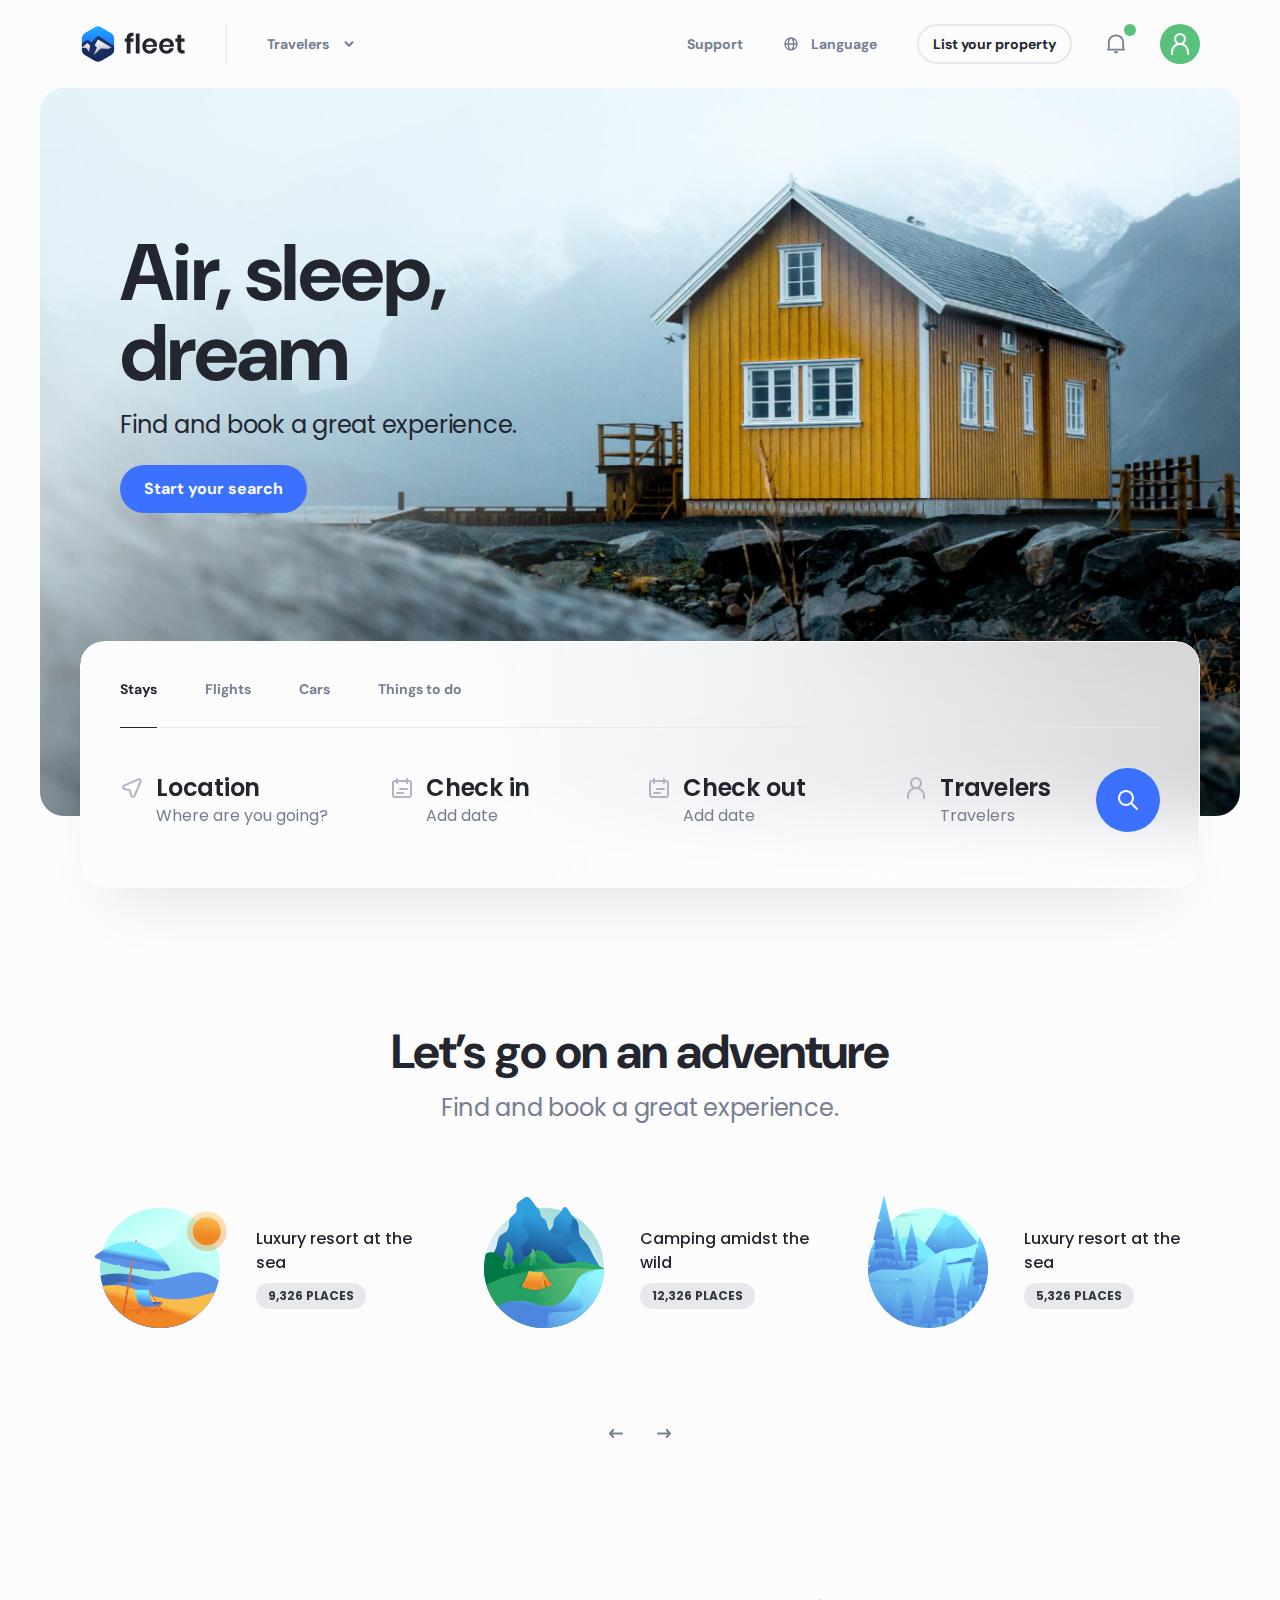
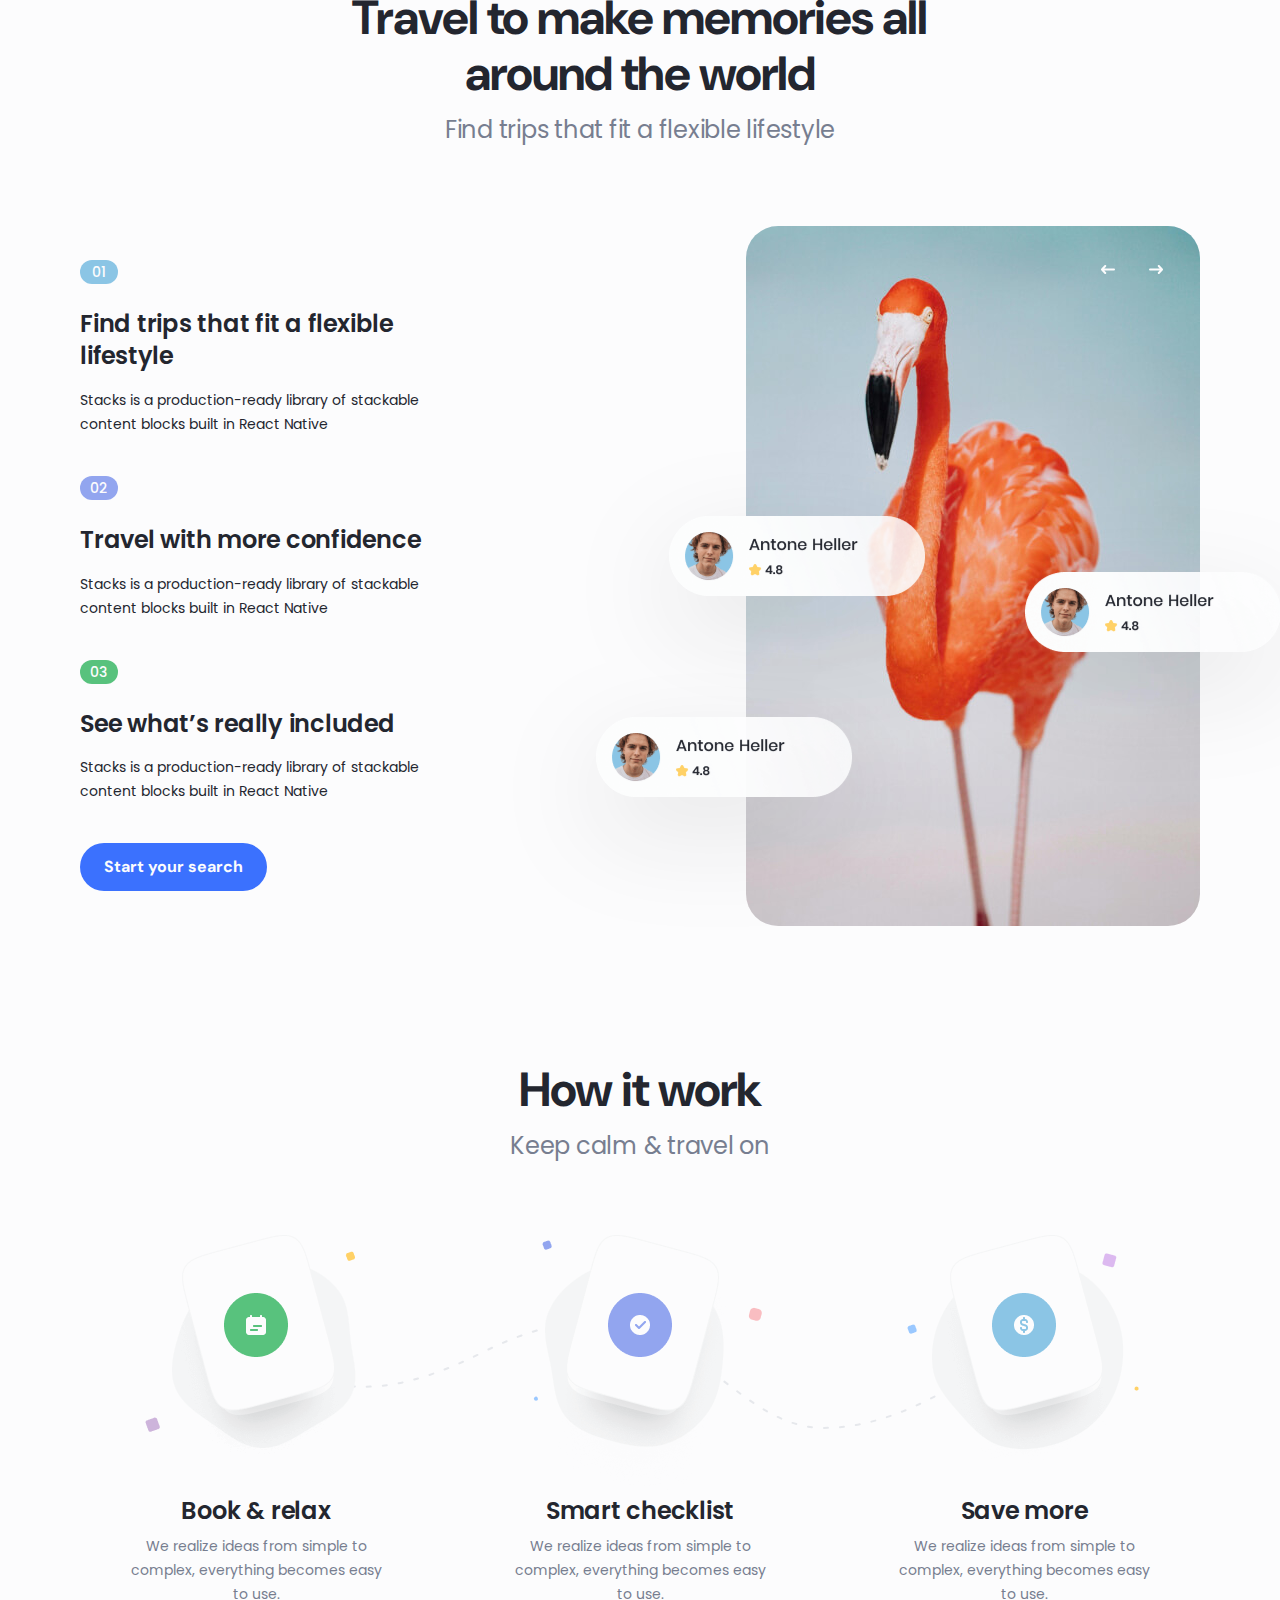
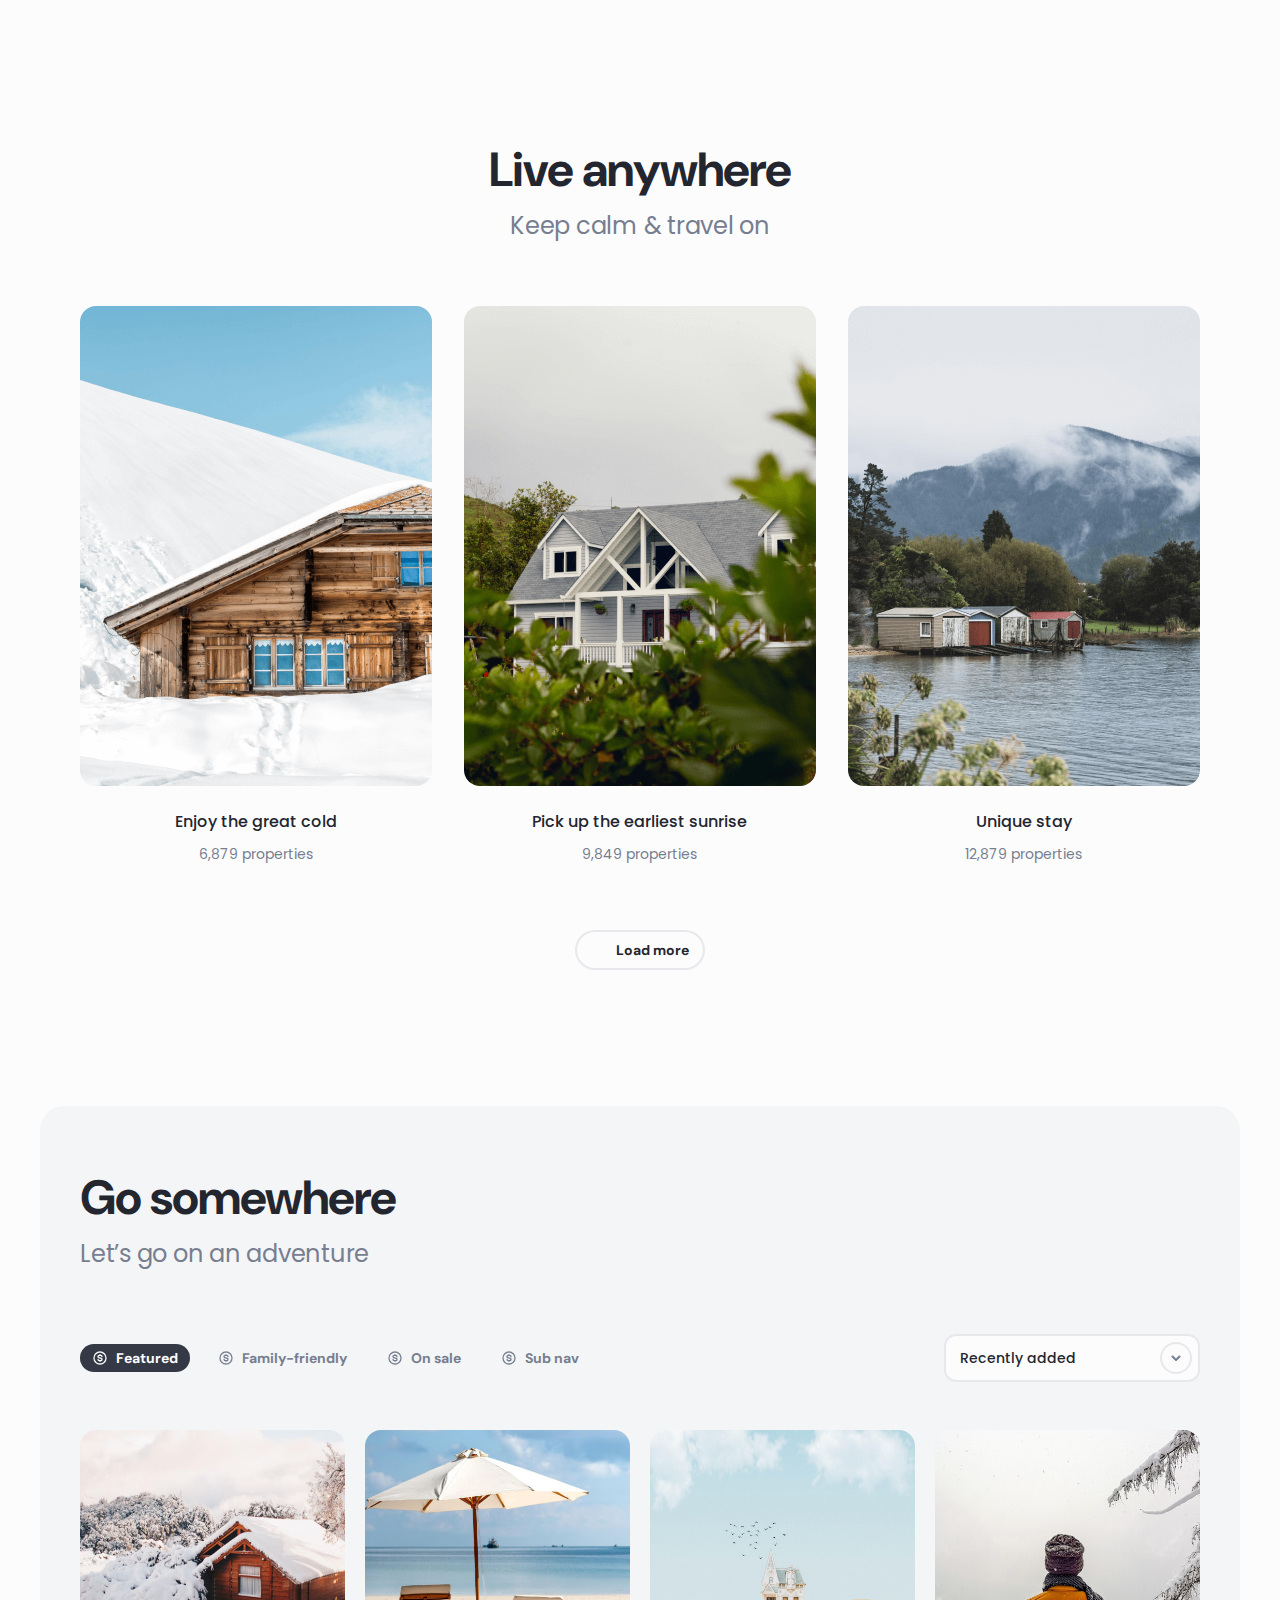
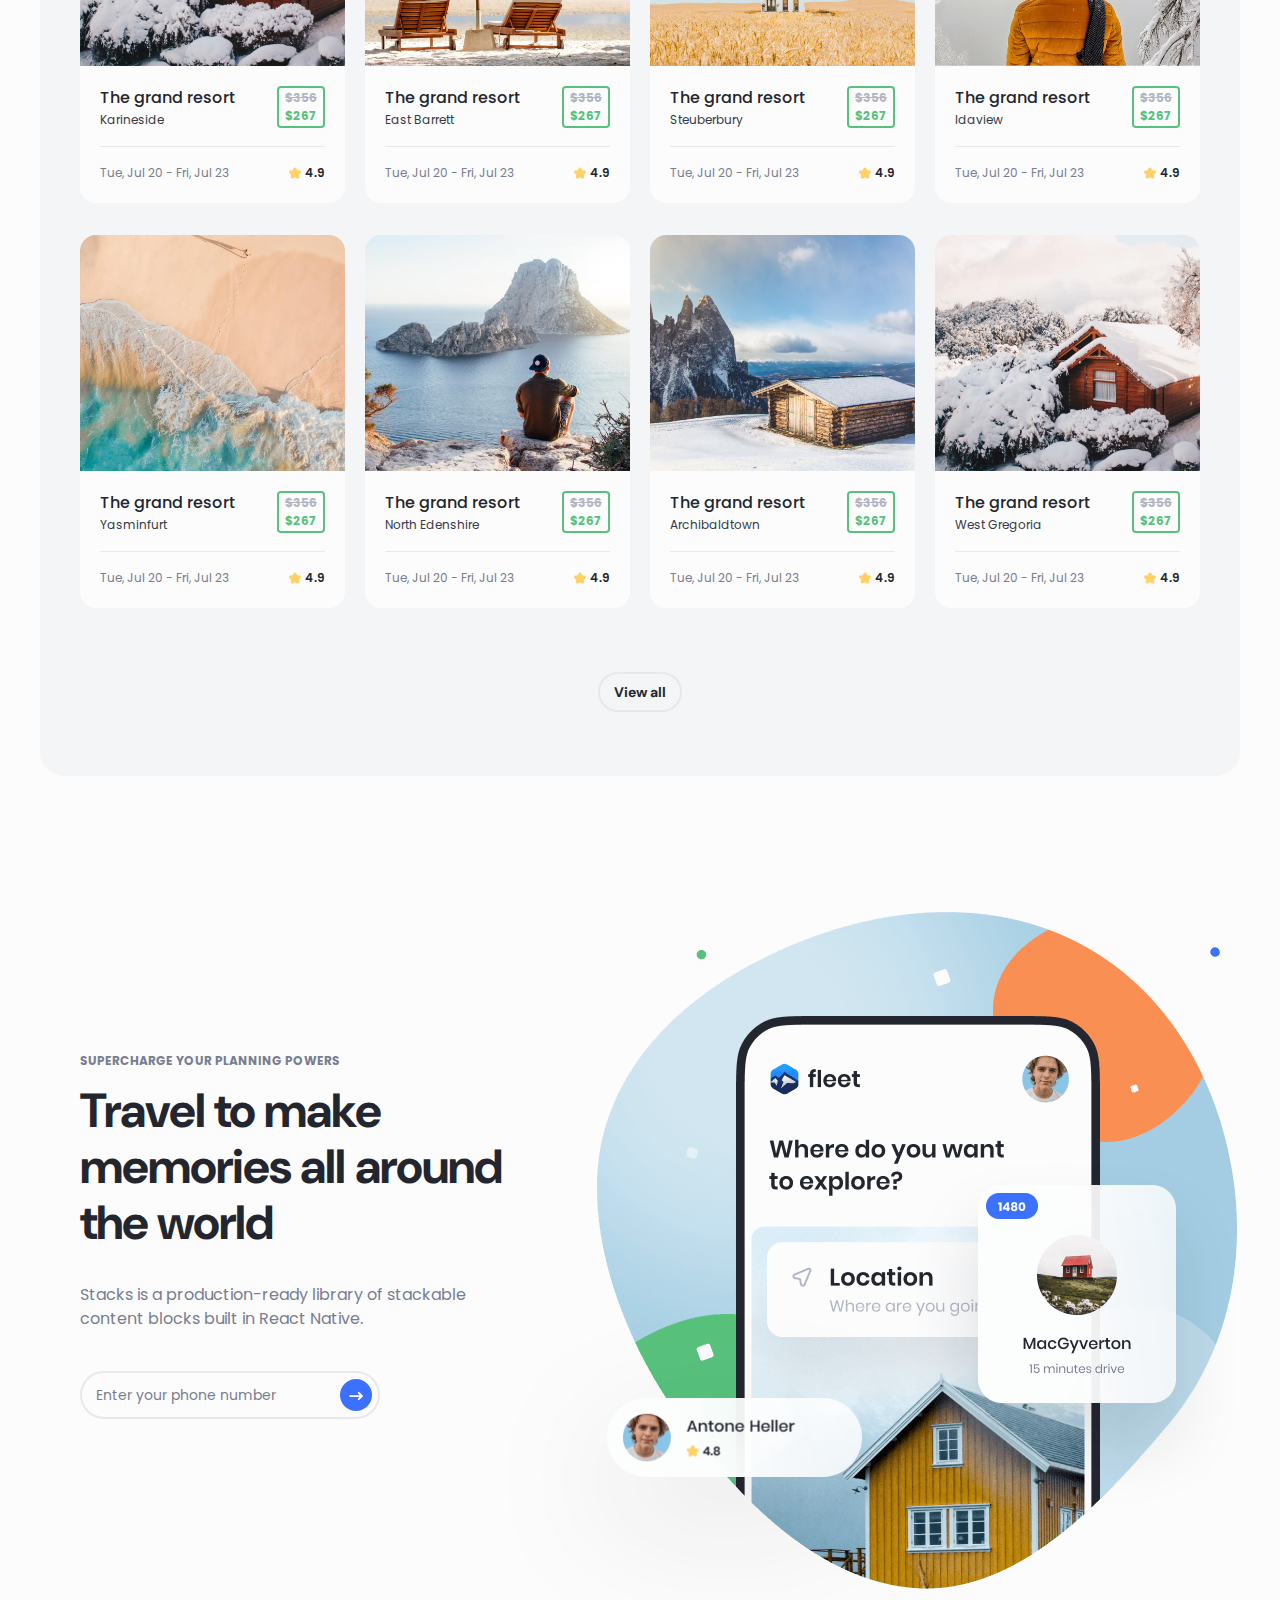
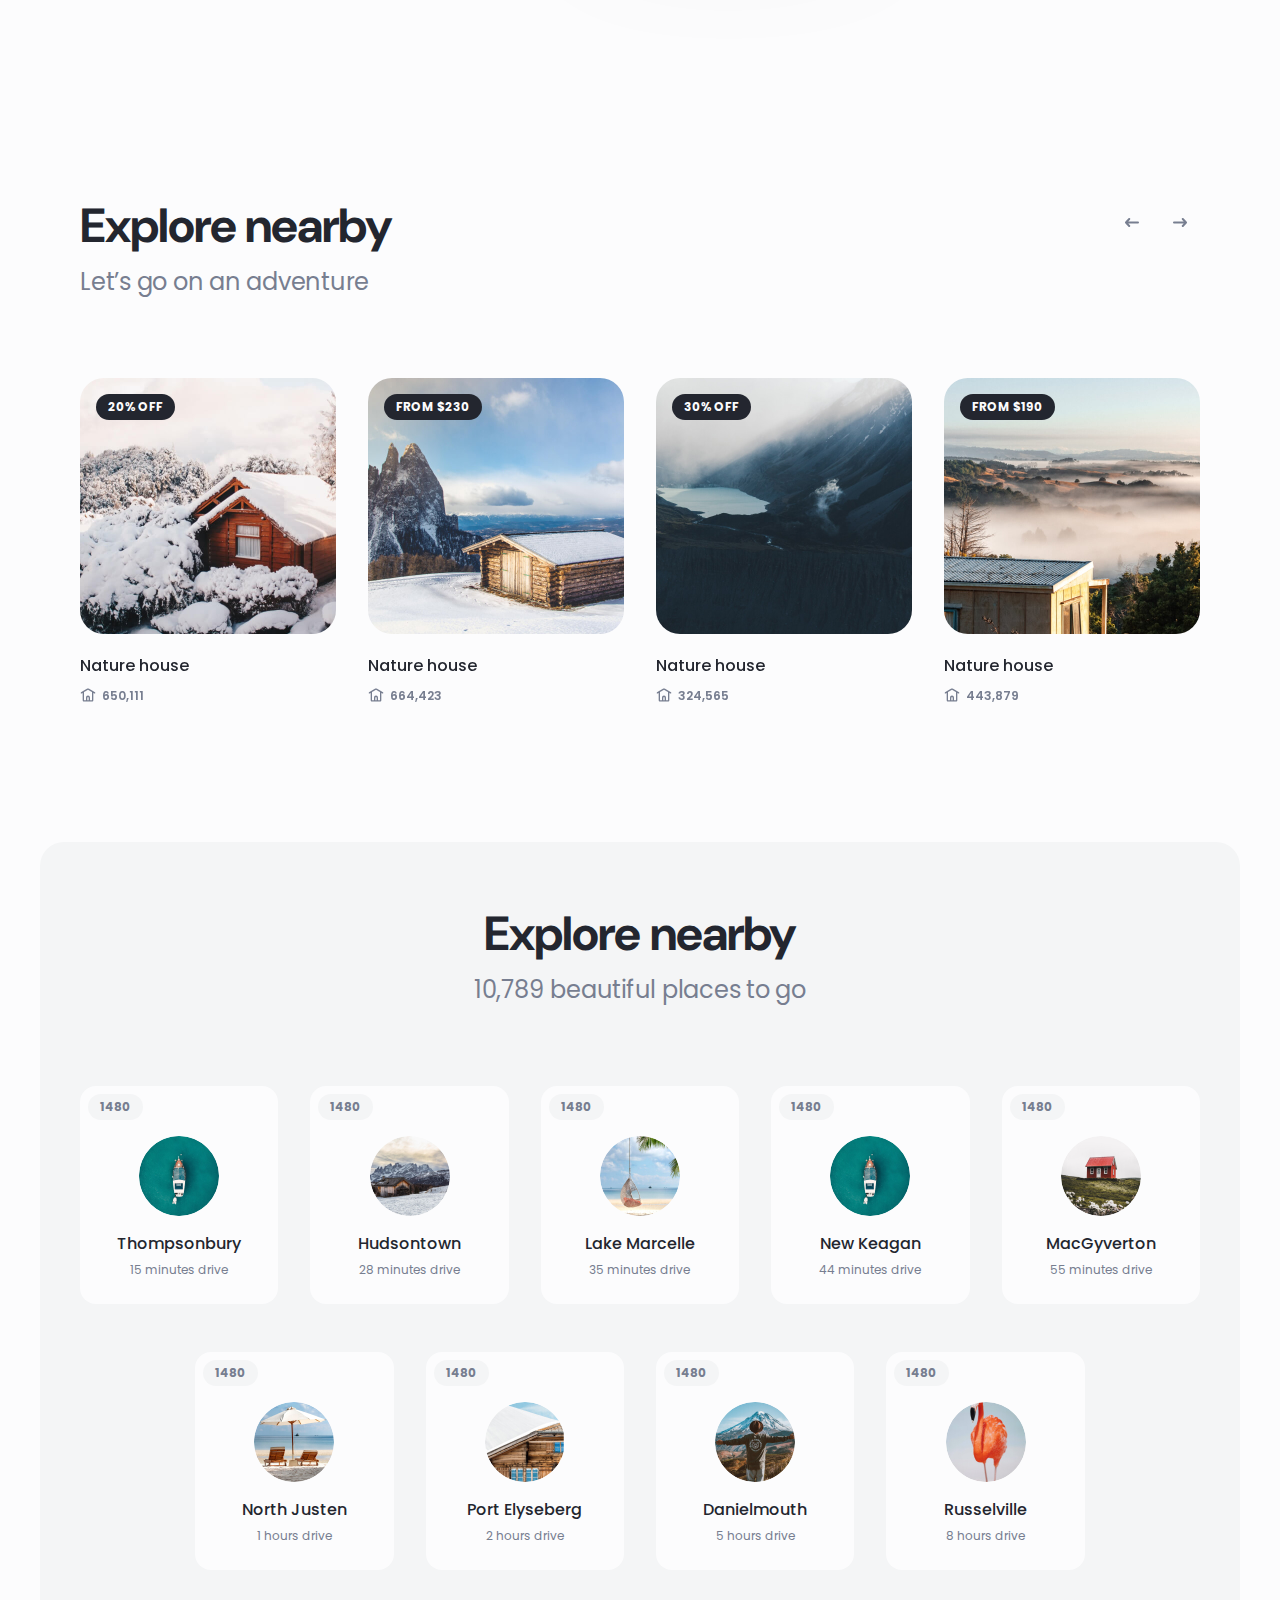
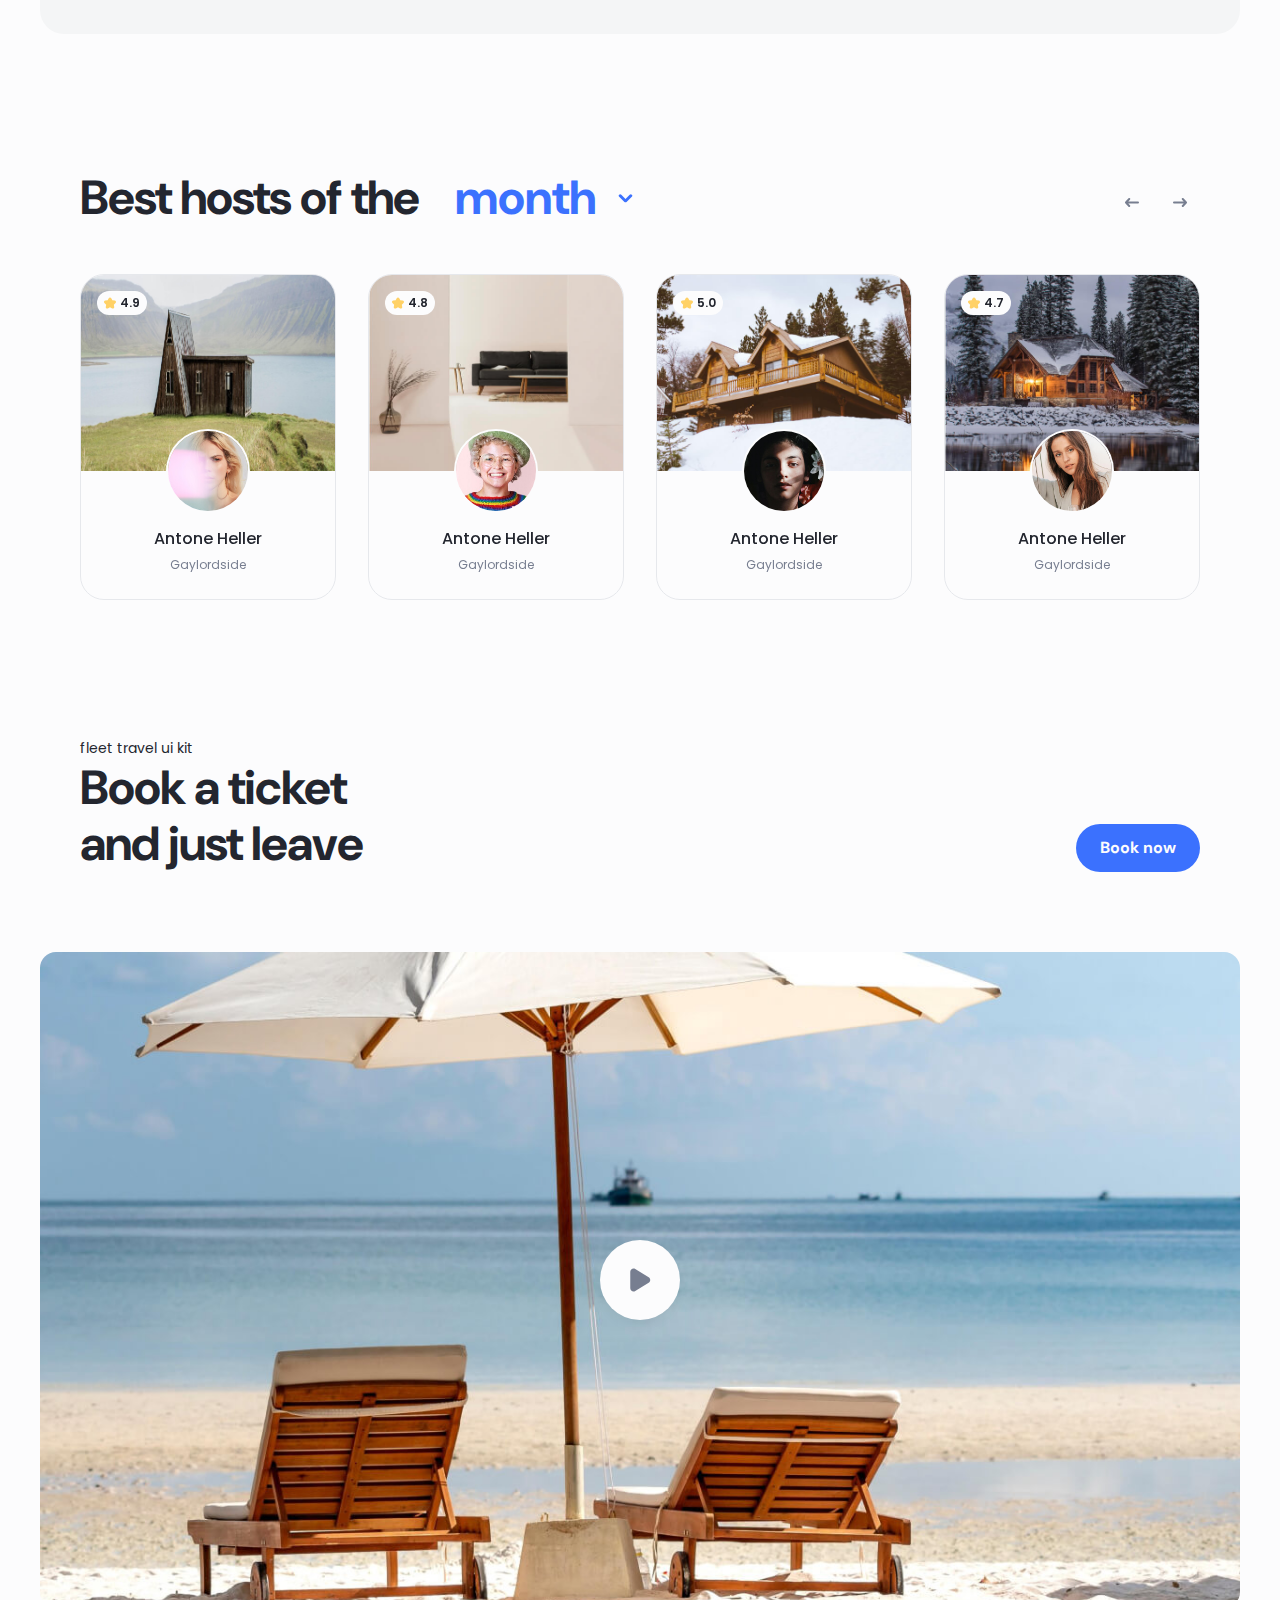
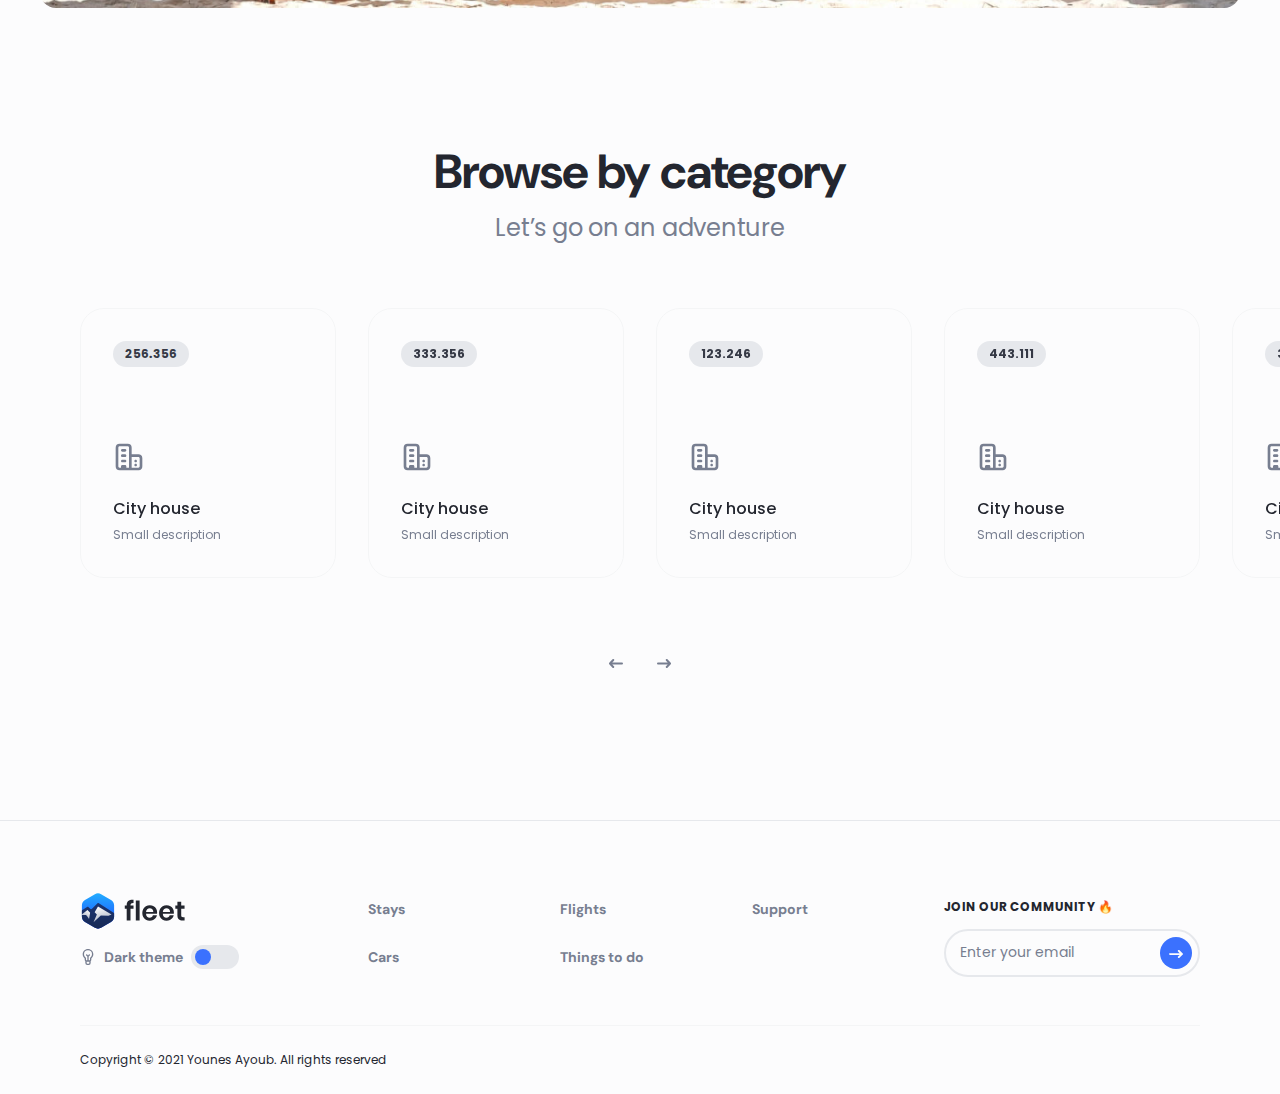
<file: index.html>
<!DOCTYPE html>
<html lang="en">
  <head>
    <meta charset="utf-8">
    <title>Fleet</title>
    <meta http-equiv="X-UA-Compatible" content="IE=Edge">
    <meta name="viewport" content="width=device-width, initial-scale=1, maximum-scale=1.0, user-scalable=no">
    <meta name="format-detection" content="telephone=no">
    <link rel="apple-touch-icon" sizes="180x180" href="assets/images/apple-touch-icon.png">
    <link rel="icon" type="image/png" sizes="32x32" href="assets/images/favicon-32x32.png">
    <link rel="shortcut icon" href="assets/images/logo-light.svg" type="image/x-icon">
    <link rel="icon" type="image/png" sizes="16x16" href="assets/images/favicon-16x16.png">
    <link rel="manifest" href="assets/images/site.webmanifest">
    <link rel="mask-icon" href="assets/images/safari-pinned-tab.svg" color="#5bbad5">
    <meta name="msapplication-TileColor" content="#da532c">
    <meta name="theme-color" content="#ffffff">
    <meta name="description" content="Epic Travel Shopping Design Kit">
    <meta name="twitter:card" content="summary">
    <meta name="twitter:site" content="@ui8">
    <meta name="twitter:title" content="Fleet – Travel Shopping UI Kit">
    <meta name="twitter:description" content="Epic Travel Shopping Design Kit">
    <meta name="twitter:creator" content="@ui8">
    <meta name="twitter:image" content="https://ui8-fleet-html.herokuapp.com/assets/images/twitter-card.jpg">
    <meta property="og:title" content="Fleet – Travel Shopping UI Kit">
    <meta property="og:type" content="Article">
    <meta property="og:url" content="https://ui8.net/ui8/products/fleet--travel-shopping-ui-design-kit">
    <meta property="og:image" content="https://ui8-fleet-html.herokuapp.com/assets/images/fb-og-image.jpg">
    <meta property="og:description" content="Epic Travel Shopping Design Kit">
    <meta property="og:site_name" content="Fleet – Travel Shopping UI Kit">
    <meta property="fb:admins" content="132951670226590">
    <link rel="preconnect" href="https://fonts.gstatic.com">
    <link href="https://fonts.googleapis.com/css2?family=DM+Sans:wght@700&amp;family=Poppins:wght@400;500;600;700&amp;display=swap" rel="stylesheet">
    <link rel="stylesheet" media="all" href="styles/style.css">
    <script>
      var viewportmeta = document.querySelector('meta[name="viewport"]');
      if (viewportmeta) {
        if (screen.width < 375) {
          var newScale = screen.width / 375;
          viewportmeta.content = 'width=375, minimum-scale=' + newScale + ', maximum-scale=1.0, user-scalable=no, initial-scale=' + newScale + '';
        } else {
          viewportmeta.content = 'width=device-width, maximum-scale=1.0, initial-scale=1.0';
        }
      }
    </script>
  </head>
  <body>
    <script>
      console.log(localStorage.getItem('darkMode'));
      if (localStorage.getItem('darkMode') === "on") {
        document.body.classList.add("dark");
        document.addEventListener("DOMContentLoaded", function() {
          document.querySelector('.js-theme input').checked = true;
        });
      }
    </script>
    <!-- outer-->
    <div class="outer">
      <!-- header-->
      <header class="header js-header authorization">
        <div class="header__center center"><a class="header__logo" href="index.html"><img class="some-icon" src="assets/images/logo-dark.svg" alt="Fleet"><img class="some-icon-dark" src="assets/images/logo-light.svg" alt="Fleet"></a>
          <div class="header__wrapper js-header-wrapper">
            <div class="header__item header__item_dropdown js-header-item">
              <button class="header__head js-header-head">Travelers
                <svg class="icon icon-arrow-down">
                  <use xlink:href="#icon-arrow-down"></use>
                </svg>
              </button>
              <div class="header__body js-header-body">
                <div class="header__menu"><a class="header__link active" href="index.html">
                    <svg class="icon icon-comment">
                      <use xlink:href="#icon-comment"></use>
                    </svg>Stays</a><a class="header__link" href="#">
                    <svg class="icon icon-email">
                      <use xlink:href="#icon-email"></use>
                    </svg>Flights</a><a class="header__link" href="#">
                    <svg class="icon icon-home">
                      <use xlink:href="#icon-home"></use>
                    </svg>Things to do</a><a class="header__link" href="#">
                    <svg class="icon icon-email">
                      <use xlink:href="#icon-email"></use>
                    </svg>Cars</a></div>
              </div>
            </div><a class="header__item" href="#">Support</a>
            <div class="header__item header__item_language js-header-item">
              <button class="header__head js-header-head">
                <svg class="icon icon-globe">
                  <use xlink:href="#icon-globe"></use>
                </svg>Language
              </button>
              <div class="header__body js-header-body">
                <div class="header__list"><a class="header__box active" href="#">
                    <div class="header__category">English</div>
                    <div class="header__country">United States</div></a><a class="header__box" href="#">
                    <div class="header__category">Vietnamese</div>
                    <div class="header__country">Vietnamese</div></a><a class="header__box" href="#">
                    <div class="header__category">Français</div>
                    <div class="header__country">Belgique</div></a><a class="header__box" href="#">
                    <div class="header__category">Français</div>
                    <div class="header__country">Canada</div></a></div>
              </div>
            </div><a class="button button-stroke button-small header__button" href="#">List your property</a>
          </div>
          <div class="header__item header__item_notification js-header-item">
            <button class="header__head js-header-head active">
              <svg class="icon icon-notification">
                <use xlink:href="#icon-notification"></use>
              </svg>
            </button>
            <div class="header__body js-header-body">
              <div class="header__title">Notification</div>
              <div class="header__notifications"><a class="header__notification" href="#">
                  <div class="header__avatar"><img src="assets/images/avatar-1.jpg" alt="Avatar"></div>
                  <div class="header__details">
                    <div class="header__subtitle">Kohaku Tora</div>
                    <div class="header__content">just sent you a message</div>
                    <div class="header__date">1 minute ago</div>
                    <div class="header__status" style="background-color: #3B71FE;"></div>
                  </div></a><a class="header__notification" href="#">
                  <div class="header__avatar"><img src="assets/images/avatar-1.jpg" alt="Avatar"></div>
                  <div class="header__details">
                    <div class="header__subtitle">Kohaku Tora</div>
                    <div class="header__content">just sent you a message</div>
                    <div class="header__date">3 hours ago</div>
                    <div class="header__status" style="background-color: #3B71FE;"></div>
                  </div></a></div>
            </div>
          </div><a class="header__login js-popup-open" href="#popup-login" data-effect="mfp-zoom-in">
            <svg class="icon icon-user">
              <use xlink:href="#icon-user"></use>
            </svg></a>
          <div class="header__item header__item_user js-header-item">
            <button class="header__head js-header-head"><img src="assets/images/avatar-2.jpg" alt="Avatar"></button>
            <div class="header__body js-header-body">
              <div class="header__group">
                <div class="header__menu"><a class="header__link" href="#">
                    <svg class="icon icon-comment">
                      <use xlink:href="#icon-comment"></use>
                    </svg>Messages</a><a class="header__link" href="#">
                    <svg class="icon icon-home">
                      <use xlink:href="#icon-home"></use>
                    </svg>Bookings</a><a class="header__link" href="#">
                    <svg class="icon icon-email">
                      <use xlink:href="#icon-email"></use>
                    </svg>Wishlists</a></div>
                <div class="header__menu"><a class="header__link" href="#">
                    <svg class="icon icon-building">
                      <use xlink:href="#icon-building"></use>
                    </svg>List your property</a><a class="header__link" href="#">
                    <svg class="icon icon-flag">
                      <use xlink:href="#icon-flag"></use>
                    </svg>Host an experience</a></div>
              </div>
              <div class="header__btns"><a class="button button-small header__button" href="#">Account</a>
                <button class="button-stroke button-small header__button">Log out</button>
              </div>
            </div>
          </div>
          <button class="header__burger js-header-burger"></button>
        </div>
      </header>
      <!-- outer content-->
      <div class="outer__inner">
        <div class="section main main_stays">
          <div class="main__center center">
            <div class="main__preview">
              <picture>
                <source media="(max-width: 767px)" srcSet="assets/images/main-pic-mobile-1.jpg"><img src="assets/images/main-pic-1.jpg" alt="Main">
              </picture>
              <div class="main__wrap">
                <h1 class="main__title hero">Air, sleep, dream</h1>
                <div class="main__info info">Find and book a great experience.</div><a class="button main__button" href="stays-category.html">Start your search</a>
              </div>
            </div>
            <div class="panel panel_stays">
              <div class="panel__background"></div>
              <div class="panel__nav"><a class="panel__link active" href="index.html">Stays</a><a class="panel__link" href="#">Flights</a><a class="panel__link" href="#">Cars</a><a class="panel__link" href="#">Things to do</a></div>
              <div class="panel__body">
                <div class="panel__row">
                  <div class="location js-location">
                    <div class="location__head js-location-head">
                      <div class="location__icon">
                        <svg class="icon icon-location">
                          <use xlink:href="#icon-location"></use>
                        </svg>
                      </div>
                      <input class="location__input js-location-input" type="text" name="location" autocomplete="off" placeholder="Location"/>
                      <div class="location__description">Where are you going?</div>
                      <button class="location__clear js-location-clear">
                        <svg class="icon icon-close-circle">
                          <use xlink:href="#icon-close-circle"></use>
                        </svg>
                      </button>
                    </div>
                    <div class="location__body js-location-body">
                      <div class="location__list"><a class="location__item js-location-item" href="#">New York, NY</a><a class="location__item js-location-item" href="#">New York, Manhattan</a><a class="location__item js-location-item" href="#">New Zealand</a><a class="location__item js-location-item" href="#">New Smyrna Beach, FL</a><a class="location__item js-location-item" href="#">Newark, NJ</a></div>
                    </div>
                  </div>
                  <div class="datepicker js-date-range" data-format="MMM DD, YYYY" data-container=".datepicker">
                    <div class="datepicker__list">
                      <div class="datepicker__item">
                        <input class="datepicker__input js-date-from" type="text" placeholder="Check in" readonly="readonly"/>
                        <div class="datepicker__icon">
                          <svg class="icon icon-calendar">
                            <use xlink:href="#icon-calendar"></use>
                          </svg>
                        </div>
                        <div class="datepicker__description">Add date</div>
                      </div>
                      <div class="datepicker__item">
                        <input class="datepicker__input js-date-to" type="text" placeholder="Check out" readonly="readonly"/>
                        <div class="datepicker__icon">
                          <svg class="icon icon-calendar">
                            <use xlink:href="#icon-calendar"></use>
                          </svg>
                        </div>
                        <div class="datepicker__description">Add date</div>
                      </div>
                    </div>
                  </div>
                  <div class="travelers js-travelers">
                    <div class="travelers__head js-travelers-head">
                      <div class="travelers__icon">
                        <svg class="icon icon-user">
                          <use xlink:href="#icon-user"></use>
                        </svg>
                      </div>
                      <div class="travelers__content js-travelers-content">Travelers</div>
                      <div class="travelers__description">Travelers</div>
                    </div>
                    <div class="travelers__body js-travelers-body">
                      <div class="travelers__item">
                        <div class="travelers__details">
                          <div class="travelers__category">Adults</div>
                          <div class="travelers__text">Ages 13 or above</div>
                        </div>
                        <div class="counter js-counter" data-min="0">
                          <button class="counter__button js-counter-button js-counter-minus disabled" type="button">
                            <svg class="icon icon-minus-circle">
                              <use xlink:href="#icon-minus-circle"></use>
                            </svg>
                          </button>
                          <div class="counter__value js-counter-value"></div>
                          <button class="counter__button js-counter-button js-counter-plus" type="button">
                            <svg class="icon icon-plus-circle">
                              <use xlink:href="#icon-plus-circle"></use>
                            </svg>
                          </button>
                          <input class="js-counter-input js-counter-result js-counter-adults" type="hidden"/>
                        </div>
                      </div>
                      <div class="travelers__item">
                        <div class="travelers__details">
                          <div class="travelers__category">Children</div>
                          <div class="travelers__text">Ages 2 - 12</div>
                        </div>
                        <div class="counter js-counter" data-min="0">
                          <button class="counter__button js-counter-button js-counter-minus disabled" type="button">
                            <svg class="icon icon-minus-circle">
                              <use xlink:href="#icon-minus-circle"></use>
                            </svg>
                          </button>
                          <div class="counter__value js-counter-value"></div>
                          <button class="counter__button js-counter-button js-counter-plus" type="button">
                            <svg class="icon icon-plus-circle">
                              <use xlink:href="#icon-plus-circle"></use>
                            </svg>
                          </button>
                          <input class="js-counter-input js-counter-result js-counter-children" type="hidden"/>
                        </div>
                      </div>
                      <div class="travelers__item">
                        <div class="travelers__details">
                          <div class="travelers__category">Adults</div>
                          <div class="travelers__text">Under 2</div>
                        </div>
                        <div class="counter js-counter" data-min="0">
                          <button class="counter__button js-counter-button js-counter-minus disabled" type="button">
                            <svg class="icon icon-minus-circle">
                              <use xlink:href="#icon-minus-circle"></use>
                            </svg>
                          </button>
                          <div class="counter__value js-counter-value"></div>
                          <button class="counter__button js-counter-button js-counter-plus" type="button">
                            <svg class="icon icon-plus-circle">
                              <use xlink:href="#icon-plus-circle"></use>
                            </svg>
                          </button>
                          <input class="js-counter-input js-counter-result js-counter-babies" type="hidden"/>
                        </div>
                      </div>
                    </div>
                  </div><a class="panel__search" href="stays-category.html">
                    <svg class="icon icon-search">
                      <use xlink:href="#icon-search"></use>
                    </svg></a>
                </div>
              </div>
            </div>
          </div>
        </div>
        <div class="section adventure">
          <div class="adventure__center center">
            <div class="adventure__head">
              <h2 class="adventure__title h2">Let’s go on an adventure</h2>
              <div class="adventure__info info">Find and book a great experience.</div>
            </div>
            <div class="adventure__wrapper">
              <div class="adventure__slider js-slider-adventure">
                                <div class="adventure__item">
                                  <div class="adventure__preview"><img src="assets/images/adventure-pic-1.svg" alt="Adventure"></div>
                                  <div class="adventure__details">
                                    <div class="adventure__subtitle">Luxury resort at the sea</div><a class="status adventure__places" href="stays-category.html">9,326 places</a>
                                  </div>
                                </div>
                                <div class="adventure__item">
                                  <div class="adventure__preview"><img src="assets/images/adventure-pic-2.svg" alt="Adventure"></div>
                                  <div class="adventure__details">
                                    <div class="adventure__subtitle">Camping amidst the wild</div><a class="status adventure__places" href="stays-category.html">12,326 places</a>
                                  </div>
                                </div>
                                <div class="adventure__item">
                                  <div class="adventure__preview"><img src="assets/images/adventure-pic-3.svg" alt="Adventure"></div>
                                  <div class="adventure__details">
                                    <div class="adventure__subtitle">Luxury resort at the sea</div><a class="status adventure__places" href="stays-category.html">5,326 places</a>
                                  </div>
                                </div>
                                <div class="adventure__item">
                                  <div class="adventure__preview"><img src="assets/images/adventure-pic-1.svg" alt="Adventure"></div>
                                  <div class="adventure__details">
                                    <div class="adventure__subtitle">Luxury resort at the sea</div><a class="status adventure__places" href="stays-category.html">9,326 places</a>
                                  </div>
                                </div>
                                <div class="adventure__item">
                                  <div class="adventure__preview"><img src="assets/images/adventure-pic-2.svg" alt="Adventure"></div>
                                  <div class="adventure__details">
                                    <div class="adventure__subtitle">Camping amidst the wild</div><a class="status adventure__places" href="stays-category.html">12,326 places</a>
                                  </div>
                                </div>
                                <div class="adventure__item">
                                  <div class="adventure__preview"><img src="assets/images/adventure-pic-3.svg" alt="Adventure"></div>
                                  <div class="adventure__details">
                                    <div class="adventure__subtitle">Luxury resort at the sea</div><a class="status adventure__places" href="stays-category.html">5,326 places</a>
                                  </div>
                                </div>
              </div>
            </div>
          </div>
        </div>
        <div class="section travel">
          <div class="travel__center center">
            <div class="travel__head">
              <h2 class="travel__title h2">Travel to make memories all around the world</h2>
              <div class="travel__info info">Find trips that fit a flexible lifestyle</div>
            </div>
            <div class="travel__row">
              <div class="travel__col">
                <div class="travel__list">
                  <div class="travel__item">
                    <div class="travel__number" style="background-color: #8BC5E5;">01</div>
                    <div class="travel__subtitle">Find trips that fit a flexible lifestyle</div>
                    <div class="travel__content">Stacks is a production-ready library of stackable content blocks built in React Native</div>
                  </div>
                  <div class="travel__item">
                    <div class="travel__number" style="background-color: #92A5EF;">02</div>
                    <div class="travel__subtitle">Travel with more confidence</div>
                    <div class="travel__content">Stacks is a production-ready library of stackable content blocks built in React Native</div>
                  </div>
                  <div class="travel__item">
                    <div class="travel__number" style="background-color: #58C27D;">03</div>
                    <div class="travel__subtitle">See what’s really included</div>
                    <div class="travel__content">Stacks is a production-ready library of stackable content blocks built in React Native</div>
                  </div>
                </div><a class="button travel__button" href="stays-category.html">Start your search</a>
              </div>
              <div class="travel__col">
                <div class="travel__wrapper">
                  <div class="travel__slider js-slider-travel">
                    <div class="travel__gallery">
                      <div class="travel__bg"><img srcSet="assets/images/travel-pic-1@2x.jpg 2x" src="assets/images/travel-pic-1.jpg" alt="Travel"></div>
                      <div class="travel__group">
                        <div class="travel__preview"><img class="some-icon" srcSet="assets/images/appraisal-pic-1@2x.png 2x" src="assets/images/appraisal-pic-1.png" alt="Appraisal"><img class="some-icon-dark" srcSet="assets/images/appraisal-pic-dark-1@2x.png 2x" src="assets/images/appraisal-pic-dark-1.png" alt="Appraisal"></div>
                        <div class="travel__preview"><img class="some-icon" srcSet="assets/images/appraisal-pic-1@2x.png 2x" src="assets/images/appraisal-pic-1.png" alt="Appraisal"><img class="some-icon-dark" srcSet="assets/images/appraisal-pic-dark-1@2x.png 2x" src="assets/images/appraisal-pic-dark-1.png" alt="Appraisal"></div>
                        <div class="travel__preview"><img class="some-icon" srcSet="assets/images/appraisal-pic-1@2x.png 2x" src="assets/images/appraisal-pic-1.png" alt="Appraisal"><img class="some-icon-dark" srcSet="assets/images/appraisal-pic-dark-1@2x.png 2x" src="assets/images/appraisal-pic-dark-1.png" alt="Appraisal"></div>
                      </div>
                    </div>
                    <div class="travel__gallery">
                      <div class="travel__bg"><img srcSet="assets/images/travel-pic-1@2x.jpg 2x" src="assets/images/travel-pic-1.jpg" alt="Travel"></div>
                      <div class="travel__group">
                        <div class="travel__preview"><img class="some-icon" srcSet="assets/images/appraisal-pic-1@2x.png 2x" src="assets/images/appraisal-pic-1.png" alt="Appraisal"><img class="some-icon-dark" srcSet="assets/images/appraisal-pic-dark-1@2x.png 2x" src="assets/images/appraisal-pic-dark-1.png" alt="Appraisal"></div>
                        <div class="travel__preview"><img class="some-icon" srcSet="assets/images/appraisal-pic-1@2x.png 2x" src="assets/images/appraisal-pic-1.png" alt="Appraisal"><img class="some-icon-dark" srcSet="assets/images/appraisal-pic-dark-1@2x.png 2x" src="assets/images/appraisal-pic-dark-1.png" alt="Appraisal"></div>
                      </div>
                    </div>
                  </div>
                </div>
              </div>
            </div>
          </div>
        </div>
        <div class="section work">
          <div class="work__center center">
            <div class="work__head">
              <h2 class="work__title h2">How it work</h2>
              <div class="work__info info">Keep calm & travel on</div>
            </div>
            <div class="work__body">
              <div class="work__line">
                <svg width="839" height="137" viewBox="0 0 839 137" fill="none" xmlns="http://www.w3.org/2000/svg">
                  <path d="M838 4.83887C823.237 25.0088 713.617 137.14 601.48 135.889C497.352 134.728 454.07 -36.7167 262.536 60.1723C94.2489 145.302 53.9174 52.5844 1.07634 1.99272" stroke="#E6E8EC" stroke-width="2" stroke-linecap="round" stroke-linejoin="round" stroke-dasharray="4 12"></path>
                </svg>
              </div>
              <div class="work__list">
                <div class="work__item">
                  <div class="work__preview"><img class="some-icon" srcSet="assets/images/work-pic-1@2x.png 2x" src="assets/images/work-pic-1.png" alt="Work"><img class="some-icon-dark" srcSet="assets/images/work-pic-dark-1@2x.png 2x" src="assets/images/work-pic-dark-1.png" alt="Work"></div>
                  <div class="work__subtitle">Book & relax</div>
                  <div class="work__content">We realize ideas from simple to complex, everything becomes easy to use.</div>
                </div>
                <div class="work__item">
                  <div class="work__preview"><img class="some-icon" srcSet="assets/images/work-pic-2@2x.png 2x" src="assets/images/work-pic-2.png" alt="Work"><img class="some-icon-dark" srcSet="assets/images/work-pic-dark-2@2x.png 2x" src="assets/images/work-pic-dark-2.png" alt="Work"></div>
                  <div class="work__subtitle">Smart checklist</div>
                  <div class="work__content">We realize ideas from simple to complex, everything becomes easy to use.</div>
                </div>
                <div class="work__item">
                  <div class="work__preview"><img class="some-icon" srcSet="assets/images/work-pic-3@2x.png 2x" src="assets/images/work-pic-3.png" alt="Work"><img class="some-icon-dark" srcSet="assets/images/work-pic-dark-3@2x.png 2x" src="assets/images/work-pic-dark-3.png" alt="Work"></div>
                  <div class="work__subtitle">Save more</div>
                  <div class="work__content">We realize ideas from simple to complex, everything becomes easy to use.</div>
                </div>
              </div>
            </div>
          </div>
        </div>
        <div class="section live">
          <div class="live__center center">
            <div class="live__head">
              <h2 class="live__title h2">Live anywhere</h2>
              <div class="live__info info">Keep calm & travel on</div>
            </div>
            <div class="live__wrapper">
              <div class="live__slider js-slider-live js-slider-resize"><a class="live__item" href="stays-category.html">
                  <div class="live__preview"><img srcSet="assets/images/live-pic-1@2x.png 2x" src="assets/images/live-pic-1.png" alt="Live"></div>
                  <div class="live__subtitle">Enjoy the great cold</div>
                  <div class="live__content">6,879 properties</div></a><a class="live__item" href="stays-category.html">
                  <div class="live__preview"><img srcSet="assets/images/live-pic-2@2x.png 2x" src="assets/images/live-pic-2.png" alt="Live"></div>
                  <div class="live__subtitle">Pick up the earliest sunrise</div>
                  <div class="live__content">9,849 properties</div></a><a class="live__item" href="stays-category.html">
                  <div class="live__preview"><img srcSet="assets/images/live-pic-3@2x.png 2x" src="assets/images/live-pic-3.png" alt="Live"></div>
                  <div class="live__subtitle">Unique stay</div>
                  <div class="live__content">12,879 properties</div></a><a class="live__item" href="stays-category.html">
                  <div class="live__preview"><img srcSet="assets/images/live-pic-2@2x.png 2x" src="assets/images/live-pic-2.png" alt="Live"></div>
                  <div class="live__subtitle">Enjoy the great cold</div>
                  <div class="live__content">6,879 properties</div></a><a class="live__item" href="stays-category.html">
                  <div class="live__preview"><img srcSet="assets/images/live-pic-1@2x.png 2x" src="assets/images/live-pic-1.png" alt="Live"></div>
                  <div class="live__subtitle">Pick up the earliest sunrise</div>
                  <div class="live__content">9,849 properties</div></a><a class="live__item" href="stays-category.html">
                  <div class="live__preview"><img srcSet="assets/images/live-pic-3@2x.png 2x" src="assets/images/live-pic-3.png" alt="Live"></div>
                  <div class="live__subtitle">Unique stay</div>
                  <div class="live__content">12,879 properties</div></a></div>
            </div>
            <div class="live__btns">
              <button class="button-stroke button-small live__button">
                <div class="loader"></div><span>Load more</span>
              </button>
            </div>
          </div>
        </div>
        <div class="section travels">
          <div class="travels__center center">
            <div class="travels__wrapper">
              <h2 class="travels__title h2">Go somewhere</h2>
              <div class="travels__info info">Let’s go on an adventure</div>
              <div class="travels__sorting">
                <div class="nav"><a class="nav__link active" href="#">
                    <svg class="icon icon-coin">
                      <use xlink:href="#icon-coin"></use>
                    </svg>Featured</a><a class="nav__link" href="#">
                    <svg class="icon icon-coin">
                      <use xlink:href="#icon-coin"></use>
                    </svg>Family-friendly</a><a class="nav__link" href="#">
                    <svg class="icon icon-coin">
                      <use xlink:href="#icon-coin"></use>
                    </svg>On sale</a><a class="nav__link" href="#">
                    <svg class="icon icon-coin">
                      <use xlink:href="#icon-coin"></use>
                    </svg>Sub nav</a></div>
                <div class="travels__select tablet-show">
                  <select class="select">
                    <option>Featured</option>
                    <option>Family-friendly</option>
                    <option>On sale</option>
                    <option>Sub nav</option>
                  </select>
                </div>
                <div class="travels__select">
                  <select class="select">
                    <option>Recently added</option>
                    <option>Long added</option>
                  </select>
                </div>
              </div>
              <div class="travels__list"><a class="travels__card" href="stays-product.html">
                                  <div class="travels__preview"><img srcSet="assets/images/catalog-pic-1.jpg 2x" src="assets/images/catalog-pic-1@2x.jpg" alt="Card"></div>
                                  <div class="travels__body">
                                    <div class="travels__line">
                                      <div class="travels__details">
                                        <div class="travels__subtitle">The grand resort</div>
                                        <div class="travels__location">Karineside</div>
                                      </div>
                                      <div class="travels__price">
                                        <div class="travels__old">$356</div>
                                        <div class="travels__actual">$267</div>
                                      </div>
                                    </div>
                                    <div class="travels__line">
                                      <div class="travels__date">Tue, Jul 20 - Fri, Jul 23</div>
                                      <div class="travels__rating">
                                        <svg class="icon icon-star">
                                          <use xlink:href="#icon-star"></use>
                                        </svg>4.9
                                      </div>
                                    </div>
                                  </div></a><a class="travels__card" href="stays-product.html">
                                  <div class="travels__preview"><img srcSet="assets/images/catalog-pic-2.jpg 2x" src="assets/images/catalog-pic-2@2x.jpg" alt="Card"></div>
                                  <div class="travels__body">
                                    <div class="travels__line">
                                      <div class="travels__details">
                                        <div class="travels__subtitle">The grand resort</div>
                                        <div class="travels__location">East Barrett</div>
                                      </div>
                                      <div class="travels__price">
                                        <div class="travels__old">$356</div>
                                        <div class="travels__actual">$267</div>
                                      </div>
                                    </div>
                                    <div class="travels__line">
                                      <div class="travels__date">Tue, Jul 20 - Fri, Jul 23</div>
                                      <div class="travels__rating">
                                        <svg class="icon icon-star">
                                          <use xlink:href="#icon-star"></use>
                                        </svg>4.9
                                      </div>
                                    </div>
                                  </div></a><a class="travels__card" href="stays-product.html">
                                  <div class="travels__preview"><img srcSet="assets/images/catalog-pic-3.jpg 2x" src="assets/images/catalog-pic-3@2x.jpg" alt="Card"></div>
                                  <div class="travels__body">
                                    <div class="travels__line">
                                      <div class="travels__details">
                                        <div class="travels__subtitle">The grand resort</div>
                                        <div class="travels__location">Steuberbury</div>
                                      </div>
                                      <div class="travels__price">
                                        <div class="travels__old">$356</div>
                                        <div class="travels__actual">$267</div>
                                      </div>
                                    </div>
                                    <div class="travels__line">
                                      <div class="travels__date">Tue, Jul 20 - Fri, Jul 23</div>
                                      <div class="travels__rating">
                                        <svg class="icon icon-star">
                                          <use xlink:href="#icon-star"></use>
                                        </svg>4.9
                                      </div>
                                    </div>
                                  </div></a><a class="travels__card" href="stays-product.html">
                                  <div class="travels__preview"><img srcSet="assets/images/catalog-pic-4.jpg 2x" src="assets/images/catalog-pic-4@2x.jpg" alt="Card"></div>
                                  <div class="travels__body">
                                    <div class="travels__line">
                                      <div class="travels__details">
                                        <div class="travels__subtitle">The grand resort</div>
                                        <div class="travels__location">Idaview</div>
                                      </div>
                                      <div class="travels__price">
                                        <div class="travels__old">$356</div>
                                        <div class="travels__actual">$267</div>
                                      </div>
                                    </div>
                                    <div class="travels__line">
                                      <div class="travels__date">Tue, Jul 20 - Fri, Jul 23</div>
                                      <div class="travels__rating">
                                        <svg class="icon icon-star">
                                          <use xlink:href="#icon-star"></use>
                                        </svg>4.9
                                      </div>
                                    </div>
                                  </div></a><a class="travels__card" href="stays-product.html">
                                  <div class="travels__preview"><img srcSet="assets/images/catalog-pic-5.jpg 2x" src="assets/images/catalog-pic-5@2x.jpg" alt="Card"></div>
                                  <div class="travels__body">
                                    <div class="travels__line">
                                      <div class="travels__details">
                                        <div class="travels__subtitle">The grand resort</div>
                                        <div class="travels__location">Yasminfurt</div>
                                      </div>
                                      <div class="travels__price">
                                        <div class="travels__old">$356</div>
                                        <div class="travels__actual">$267</div>
                                      </div>
                                    </div>
                                    <div class="travels__line">
                                      <div class="travels__date">Tue, Jul 20 - Fri, Jul 23</div>
                                      <div class="travels__rating">
                                        <svg class="icon icon-star">
                                          <use xlink:href="#icon-star"></use>
                                        </svg>4.9
                                      </div>
                                    </div>
                                  </div></a><a class="travels__card" href="stays-product.html">
                                  <div class="travels__preview"><img srcSet="assets/images/catalog-pic-6.jpg 2x" src="assets/images/catalog-pic-6@2x.jpg" alt="Card"></div>
                                  <div class="travels__body">
                                    <div class="travels__line">
                                      <div class="travels__details">
                                        <div class="travels__subtitle">The grand resort</div>
                                        <div class="travels__location">North Edenshire</div>
                                      </div>
                                      <div class="travels__price">
                                        <div class="travels__old">$356</div>
                                        <div class="travels__actual">$267</div>
                                      </div>
                                    </div>
                                    <div class="travels__line">
                                      <div class="travels__date">Tue, Jul 20 - Fri, Jul 23</div>
                                      <div class="travels__rating">
                                        <svg class="icon icon-star">
                                          <use xlink:href="#icon-star"></use>
                                        </svg>4.9
                                      </div>
                                    </div>
                                  </div></a><a class="travels__card" href="stays-product.html">
                                  <div class="travels__preview"><img srcSet="assets/images/catalog-pic-7.jpg 2x" src="assets/images/catalog-pic-7@2x.jpg" alt="Card"></div>
                                  <div class="travels__body">
                                    <div class="travels__line">
                                      <div class="travels__details">
                                        <div class="travels__subtitle">The grand resort</div>
                                        <div class="travels__location">Archibaldtown</div>
                                      </div>
                                      <div class="travels__price">
                                        <div class="travels__old">$356</div>
                                        <div class="travels__actual">$267</div>
                                      </div>
                                    </div>
                                    <div class="travels__line">
                                      <div class="travels__date">Tue, Jul 20 - Fri, Jul 23</div>
                                      <div class="travels__rating">
                                        <svg class="icon icon-star">
                                          <use xlink:href="#icon-star"></use>
                                        </svg>4.9
                                      </div>
                                    </div>
                                  </div></a><a class="travels__card" href="stays-product.html">
                                  <div class="travels__preview"><img srcSet="assets/images/catalog-pic-1.jpg 2x" src="assets/images/catalog-pic-1@2x.jpg" alt="Card"></div>
                                  <div class="travels__body">
                                    <div class="travels__line">
                                      <div class="travels__details">
                                        <div class="travels__subtitle">The grand resort</div>
                                        <div class="travels__location">West Gregoria</div>
                                      </div>
                                      <div class="travels__price">
                                        <div class="travels__old">$356</div>
                                        <div class="travels__actual">$267</div>
                                      </div>
                                    </div>
                                    <div class="travels__line">
                                      <div class="travels__date">Tue, Jul 20 - Fri, Jul 23</div>
                                      <div class="travels__rating">
                                        <svg class="icon icon-star">
                                          <use xlink:href="#icon-star"></use>
                                        </svg>4.9
                                      </div>
                                    </div>
                                  </div></a>
              </div>
              <div class="travels__btns"><a class="button-stroke button-small" href="stays-category.html">View all</a></div>
            </div>
          </div>
        </div>
        <div class="section planning">
          <div class="planning__center center">
            <div class="planning__wrap">
              <div class="stage">supercharge your planning powers</div>
              <h2 class="planning__title h2">Travel to make memories all around the world</h2>
              <div class="planning__info">Stacks is a production-ready library of stackable content blocks built in React Native.</div>
              <form class="subscription">
                <input class="subscription__input" type="tel" name="phone" placeholder="Enter your phone number" required="required"/>
                <button class="subscription__btn">
                  <svg class="icon icon-arrow-next">
                    <use xlink:href="#icon-arrow-next"></use>
                  </svg>
                </button>
              </form>
            </div>
            <div class="planning__gallery">
              <div class="planning__preview"><img class="some-icon" srcSet="assets/images/planning-pic-1@2x.png 2x" src="assets/images/planning-pic-1.png" alt="Planning"><img class="some-icon-dark" srcSet="assets/images/planning-pic-dark-1@2x.png 2x" src="assets/images/planning-pic-dark-1.png" alt="Planning"></div>
              <div class="planning__preview"><img class="some-icon" srcSet="assets/images/planning-pic-2@2x.png 2x" src="assets/images/planning-pic-2.png" alt="Planning"><img class="some-icon-dark" srcSet="assets/images/planning-pic-dark-2@2x.png 2x" src="assets/images/planning-pic-dark-2.png" alt="Planning"></div>
              <div class="planning__preview"><img class="some-icon" srcSet="assets/images/planning-pic-3@2x.png 2x" src="assets/images/planning-pic-3.png" alt="Planning"><img class="some-icon-dark" srcSet="assets/images/planning-pic-dark-3@2x.png 2x" src="assets/images/planning-pic-dark-3.png" alt="Planning"></div>
            </div>
          </div>
        </div>
        <div class="section browse">
          <div class="browse__center center">
            <div class="browse__inner">
              <div class="browse__head">
                <h2 class="browse__title h2">Explore nearby</h2>
                <div class="browse__info info">Let’s go on an adventure</div>
              </div>
              <div class="browse__wrapper">
                <div class="browse__slider js-slider-browse"><a class="browse__card" href="stays-category.html">
                                      <div class="browse__preview"><img srcSet="assets/images/browse-pic-1.jpg 2x" src="assets/images/browse-pic-1@2x.jpg" alt="Card">
                                        <div class="status-black browse__category">20% off</div>
                                      </div>
                                      <div class="browse__subtitle">Nature house</div>
                                      <div class="browse__content">
                                        <svg class="icon icon-home">
                                          <use xlink:href="#icon-home"></use>
                                        </svg>650,111
                                      </div></a><a class="browse__card" href="stays-category.html">
                                      <div class="browse__preview"><img srcSet="assets/images/browse-pic-2.jpg 2x" src="assets/images/browse-pic-2@2x.jpg" alt="Card">
                                        <div class="status-black browse__category">from $230</div>
                                      </div>
                                      <div class="browse__subtitle">Nature house</div>
                                      <div class="browse__content">
                                        <svg class="icon icon-home">
                                          <use xlink:href="#icon-home"></use>
                                        </svg>664,423
                                      </div></a><a class="browse__card" href="stays-category.html">
                                      <div class="browse__preview"><img srcSet="assets/images/browse-pic-3.jpg 2x" src="assets/images/browse-pic-3@2x.jpg" alt="Card">
                                        <div class="status-black browse__category">30% off</div>
                                      </div>
                                      <div class="browse__subtitle">Nature house</div>
                                      <div class="browse__content">
                                        <svg class="icon icon-home">
                                          <use xlink:href="#icon-home"></use>
                                        </svg>324,565
                                      </div></a><a class="browse__card" href="stays-category.html">
                                      <div class="browse__preview"><img srcSet="assets/images/browse-pic-4.jpg 2x" src="assets/images/browse-pic-4@2x.jpg" alt="Card">
                                        <div class="status-black browse__category">from $190</div>
                                      </div>
                                      <div class="browse__subtitle">Nature house</div>
                                      <div class="browse__content">
                                        <svg class="icon icon-home">
                                          <use xlink:href="#icon-home"></use>
                                        </svg>443,879
                                      </div></a><a class="browse__card" href="stays-category.html">
                                      <div class="browse__preview"><img srcSet="assets/images/browse-pic-1.jpg 2x" src="assets/images/browse-pic-1@2x.jpg" alt="Card">
                                        <div class="status-black browse__category">20% off</div>
                                      </div>
                                      <div class="browse__subtitle">Nature house</div>
                                      <div class="browse__content">
                                        <svg class="icon icon-home">
                                          <use xlink:href="#icon-home"></use>
                                        </svg>650,111
                                      </div></a><a class="browse__card" href="stays-category.html">
                                      <div class="browse__preview"><img srcSet="assets/images/browse-pic-2.jpg 2x" src="assets/images/browse-pic-2@2x.jpg" alt="Card">
                                        <div class="status-black browse__category">from $230</div>
                                      </div>
                                      <div class="browse__subtitle">Nature house</div>
                                      <div class="browse__content">
                                        <svg class="icon icon-home">
                                          <use xlink:href="#icon-home"></use>
                                        </svg>664,423
                                      </div></a><a class="browse__card" href="stays-category.html">
                                      <div class="browse__preview"><img srcSet="assets/images/browse-pic-3.jpg 2x" src="assets/images/browse-pic-3@2x.jpg" alt="Card">
                                        <div class="status-black browse__category">20% off</div>
                                      </div>
                                      <div class="browse__subtitle">Nature house</div>
                                      <div class="browse__content">
                                        <svg class="icon icon-home">
                                          <use xlink:href="#icon-home"></use>
                                        </svg>324,565
                                      </div></a>
                </div>
              </div>
            </div>
          </div>
        </div>
        <div class="section places">
          <div class="places__center center">
            <div class="places__inner">
              <div class="places__head">
                <h2 class="places__title h2">Explore nearby</h2>
                <div class="places__info info">10,789 beautiful places to go</div>
              </div>
              <div class="places__wrapper">
                <div class="places__slider js-slider-places js-slider-resize"><a class="places__item" href="stays-product.html">
                                      <div class="status-gray places__number">1480</div>
                                      <div class="places__preview"><img src="assets/images/places-pic-1.jpg" alt="Place"></div>
                                      <div class="places__subtitle">Thompsonbury</div>
                                      <div class="places__time">15 minutes drive</div></a><a class="places__item" href="stays-product.html">
                                      <div class="status-gray places__number">1480</div>
                                      <div class="places__preview"><img src="assets/images/places-pic-2.jpg" alt="Place"></div>
                                      <div class="places__subtitle">Hudsontown</div>
                                      <div class="places__time">28 minutes drive</div></a><a class="places__item" href="stays-product.html">
                                      <div class="status-gray places__number">1480</div>
                                      <div class="places__preview"><img src="assets/images/places-pic-3.jpg" alt="Place"></div>
                                      <div class="places__subtitle">Lake Marcelle</div>
                                      <div class="places__time">35 minutes drive</div></a><a class="places__item" href="stays-product.html">
                                      <div class="status-gray places__number">1480</div>
                                      <div class="places__preview"><img src="assets/images/places-pic-4.jpg" alt="Place"></div>
                                      <div class="places__subtitle">New Keagan</div>
                                      <div class="places__time">44 minutes drive</div></a><a class="places__item" href="stays-product.html">
                                      <div class="status-gray places__number">1480</div>
                                      <div class="places__preview"><img src="assets/images/places-pic-5.jpg" alt="Place"></div>
                                      <div class="places__subtitle">MacGyverton</div>
                                      <div class="places__time">55 minutes drive</div></a><a class="places__item" href="stays-product.html">
                                      <div class="status-gray places__number">1480</div>
                                      <div class="places__preview"><img src="assets/images/places-pic-6.jpg" alt="Place"></div>
                                      <div class="places__subtitle">North Justen</div>
                                      <div class="places__time">1 hours drive</div></a><a class="places__item" href="stays-product.html">
                                      <div class="status-gray places__number">1480</div>
                                      <div class="places__preview"><img src="assets/images/places-pic-7.jpg" alt="Place"></div>
                                      <div class="places__subtitle">Port Elyseberg</div>
                                      <div class="places__time">2 hours drive</div></a><a class="places__item" href="stays-product.html">
                                      <div class="status-gray places__number">1480</div>
                                      <div class="places__preview"><img src="assets/images/places-pic-8.jpg" alt="Place"></div>
                                      <div class="places__subtitle">Danielmouth</div>
                                      <div class="places__time">5 hours drive</div></a><a class="places__item" href="stays-product.html">
                                      <div class="status-gray places__number">1480</div>
                                      <div class="places__preview"><img src="assets/images/places-pic-9.jpg" alt="Place"></div>
                                      <div class="places__subtitle">Russelville</div>
                                      <div class="places__time">8 hours drive</div></a>
                </div>
              </div>
            </div>
          </div>
        </div>
        <div class="section hosts">
          <div class="hosts__center center">
            <div class="hosts__inner">
              <div class="hosts__head">
                <h2 class="hosts__title h2">Best hosts of the</h2>
                <select class="select-empty">
                  <option>month</option>
                  <option>year</option>
                  <option>day</option>
                </select>
              </div>
              <div class="hosts__wrapper">
                <div class="hosts__slider js-slider-hosts"><a class="hosts__item" href="#">
                                      <div class="hosts__preview"><img srcSet="assets/images/host-pic-1.jpg 2x" src="assets/images/host-pic-1@2x.jpg" alt="Host">
                                        <div class="hosts__rating">
                                          <svg class="icon icon-star">
                                            <use xlink:href="#icon-star"></use>
                                          </svg>4.9
                                        </div>
                                      </div>
                                      <div class="hosts__body">
                                        <div class="hosts__avatar"><img src="assets/images/host-avatar-1.jpg" alt="Avatar"></div>
                                        <div class="hosts__subtitle">Antone Heller</div>
                                        <div class="hosts__location">Gaylordside</div>
                                      </div></a><a class="hosts__item" href="#">
                                      <div class="hosts__preview"><img srcSet="assets/images/host-pic-2.jpg 2x" src="assets/images/host-pic-2@2x.jpg" alt="Host">
                                        <div class="hosts__rating">
                                          <svg class="icon icon-star">
                                            <use xlink:href="#icon-star"></use>
                                          </svg>4.8
                                        </div>
                                      </div>
                                      <div class="hosts__body">
                                        <div class="hosts__avatar"><img src="assets/images/host-avatar-2.jpg" alt="Avatar"></div>
                                        <div class="hosts__subtitle">Antone Heller</div>
                                        <div class="hosts__location">Gaylordside</div>
                                      </div></a><a class="hosts__item" href="#">
                                      <div class="hosts__preview"><img srcSet="assets/images/host-pic-3.jpg 2x" src="assets/images/host-pic-3@2x.jpg" alt="Host">
                                        <div class="hosts__rating">
                                          <svg class="icon icon-star">
                                            <use xlink:href="#icon-star"></use>
                                          </svg>5.0
                                        </div>
                                      </div>
                                      <div class="hosts__body">
                                        <div class="hosts__avatar"><img src="assets/images/host-avatar-3.jpg" alt="Avatar"></div>
                                        <div class="hosts__subtitle">Antone Heller</div>
                                        <div class="hosts__location">Gaylordside</div>
                                      </div></a><a class="hosts__item" href="#">
                                      <div class="hosts__preview"><img srcSet="assets/images/host-pic-4.jpg 2x" src="assets/images/host-pic-4@2x.jpg" alt="Host">
                                        <div class="hosts__rating">
                                          <svg class="icon icon-star">
                                            <use xlink:href="#icon-star"></use>
                                          </svg>4.7
                                        </div>
                                      </div>
                                      <div class="hosts__body">
                                        <div class="hosts__avatar"><img src="assets/images/host-avatar-4.jpg" alt="Avatar"></div>
                                        <div class="hosts__subtitle">Antone Heller</div>
                                        <div class="hosts__location">Gaylordside</div>
                                      </div></a><a class="hosts__item" href="#">
                                      <div class="hosts__preview"><img srcSet="assets/images/host-pic-1.jpg 2x" src="assets/images/host-pic-1@2x.jpg" alt="Host">
                                        <div class="hosts__rating">
                                          <svg class="icon icon-star">
                                            <use xlink:href="#icon-star"></use>
                                          </svg>4.9
                                        </div>
                                      </div>
                                      <div class="hosts__body">
                                        <div class="hosts__avatar"><img src="assets/images/host-avatar-1.jpg" alt="Avatar"></div>
                                        <div class="hosts__subtitle">Antone Heller</div>
                                        <div class="hosts__location">Gaylordside</div>
                                      </div></a><a class="hosts__item" href="#">
                                      <div class="hosts__preview"><img srcSet="assets/images/host-pic-2.jpg 2x" src="assets/images/host-pic-2@2x.jpg" alt="Host">
                                        <div class="hosts__rating">
                                          <svg class="icon icon-star">
                                            <use xlink:href="#icon-star"></use>
                                          </svg>4.8
                                        </div>
                                      </div>
                                      <div class="hosts__body">
                                        <div class="hosts__avatar"><img src="assets/images/host-avatar-2.jpg" alt="Avatar"></div>
                                        <div class="hosts__subtitle">Antone Heller</div>
                                        <div class="hosts__location">Gaylordside</div>
                                      </div></a><a class="hosts__item" href="#">
                                      <div class="hosts__preview"><img srcSet="assets/images/host-pic-3.jpg 2x" src="assets/images/host-pic-3@2x.jpg" alt="Host">
                                        <div class="hosts__rating">
                                          <svg class="icon icon-star">
                                            <use xlink:href="#icon-star"></use>
                                          </svg>5.0
                                        </div>
                                      </div>
                                      <div class="hosts__body">
                                        <div class="hosts__avatar"><img src="assets/images/host-avatar-3.jpg" alt="Avatar"></div>
                                        <div class="hosts__subtitle">Antone Heller</div>
                                        <div class="hosts__location">Gaylordside</div>
                                      </div></a><a class="hosts__item" href="#">
                                      <div class="hosts__preview"><img srcSet="assets/images/host-pic-4.jpg 2x" src="assets/images/host-pic-4@2x.jpg" alt="Host">
                                        <div class="hosts__rating">
                                          <svg class="icon icon-star">
                                            <use xlink:href="#icon-star"></use>
                                          </svg>4.7
                                        </div>
                                      </div>
                                      <div class="hosts__body">
                                        <div class="hosts__avatar"><img src="assets/images/host-avatar-4.jpg" alt="Avatar"></div>
                                        <div class="hosts__subtitle">Antone Heller</div>
                                        <div class="hosts__location">Gaylordside</div>
                                      </div></a>
                </div>
              </div>
            </div>
          </div>
        </div>
        <div class="section view">
          <div class="view__center center">
            <div class="view__head">
              <div class="view__details">
                <div class="view__stage">fleet travel ui kit</div>
                <h2 class="view__title h2">Book a ticket <br>and just leave</h2>
              </div><a class="button view__button" href="#">Book now</a>
            </div>
            <div class="view__body"><a class="view__preview js-open-phone" data-fancybox href="https://www.youtube.com/watch?v=BHACKCNDMW8"><img src="assets/images/video-bg.jpg" alt="Video">
                <button class="play">
                  <svg class="icon icon-play">
                    <use xlink:href="#icon-play"></use>
                  </svg>
                </button></a></div>
          </div>
        </div>
        <div class="section categories">
          <div class="categories__center center">
            <div class="categories__inner">
              <div class="categories__head">
                <h2 class="categories__title h2">Browse by category</h2>
                <div class="categories__info info">Let’s go on an adventure</div>
              </div>
              <div class="categories__wrapper">
                <div class="categories__slider js-slider-categories"><a class="categories__item" href="stays-category.html">
                                      <div class="status categories__counter">256.356</div>
                                      <div class="categories__icon">
                                        <svg class="icon icon-building">
                                          <use xlink:href="#icon-building"></use>
                                        </svg>
                                      </div>
                                      <div class="categories__subtitle">City house</div>
                                      <div class="categories__content">Small description</div></a><a class="categories__item" href="stays-category.html">
                                      <div class="status categories__counter">333.356</div>
                                      <div class="categories__icon">
                                        <svg class="icon icon-building">
                                          <use xlink:href="#icon-building"></use>
                                        </svg>
                                      </div>
                                      <div class="categories__subtitle">City house</div>
                                      <div class="categories__content">Small description</div></a><a class="categories__item" href="stays-category.html">
                                      <div class="status categories__counter">123.246</div>
                                      <div class="categories__icon">
                                        <svg class="icon icon-building">
                                          <use xlink:href="#icon-building"></use>
                                        </svg>
                                      </div>
                                      <div class="categories__subtitle">City house</div>
                                      <div class="categories__content">Small description</div></a><a class="categories__item" href="stays-category.html">
                                      <div class="status categories__counter">443.111</div>
                                      <div class="categories__icon">
                                        <svg class="icon icon-building">
                                          <use xlink:href="#icon-building"></use>
                                        </svg>
                                      </div>
                                      <div class="categories__subtitle">City house</div>
                                      <div class="categories__content">Small description</div></a><a class="categories__item" href="stays-category.html">
                                      <div class="status categories__counter">333.356</div>
                                      <div class="categories__icon">
                                        <svg class="icon icon-building">
                                          <use xlink:href="#icon-building"></use>
                                        </svg>
                                      </div>
                                      <div class="categories__subtitle">City house</div>
                                      <div class="categories__content">Small description</div></a><a class="categories__item" href="stays-category.html">
                                      <div class="status categories__counter">256.356</div>
                                      <div class="categories__icon">
                                        <svg class="icon icon-building">
                                          <use xlink:href="#icon-building"></use>
                                        </svg>
                                      </div>
                                      <div class="categories__subtitle">City house</div>
                                      <div class="categories__content">Small description</div></a><a class="categories__item" href="stays-category.html">
                                      <div class="status categories__counter">256.356</div>
                                      <div class="categories__icon">
                                        <svg class="icon icon-building">
                                          <use xlink:href="#icon-building"></use>
                                        </svg>
                                      </div>
                                      <div class="categories__subtitle">City house</div>
                                      <div class="categories__content">Small description</div></a><a class="categories__item" href="stays-category.html">
                                      <div class="status categories__counter">333.356</div>
                                      <div class="categories__icon">
                                        <svg class="icon icon-building">
                                          <use xlink:href="#icon-building"></use>
                                        </svg>
                                      </div>
                                      <div class="categories__subtitle">City house</div>
                                      <div class="categories__content">Small description</div></a><a class="categories__item" href="stays-category.html">
                                      <div class="status categories__counter">123.246</div>
                                      <div class="categories__icon">
                                        <svg class="icon icon-building">
                                          <use xlink:href="#icon-building"></use>
                                        </svg>
                                      </div>
                                      <div class="categories__subtitle">City house</div>
                                      <div class="categories__content">Small description</div></a><a class="categories__item" href="stays-category.html">
                                      <div class="status categories__counter">443.111</div>
                                      <div class="categories__icon">
                                        <svg class="icon icon-building">
                                          <use xlink:href="#icon-building"></use>
                                        </svg>
                                      </div>
                                      <div class="categories__subtitle">City house</div>
                                      <div class="categories__content">Small description</div></a>
                </div>
              </div>
            </div>
          </div>
        </div>
      </div>
      <!-- footer-->
      <footer class="footer">
        <div class="footer__center center">
          <div class="footer__row">
            <div class="footer__col"><a class="footer__logo" href="index.html"><img class="some-icon" src="assets/images/logo-dark.svg" alt="Fleet"><img class="some-icon-dark" src="assets/images/logo-light.svg" alt="Fleet"></a>
              <div class="footer__theme">
                <svg class="icon icon-bulb">
                  <use xlink:href="#icon-bulb"></use>
                </svg>Dark theme
                <label class="theme js-theme">
                  <input class="theme__input" type="checkbox"/><span class="theme__inner"><span class="theme__box"></span></span>
                </label>
              </div>
            </div>
            <div class="footer__col">
              <div class="footer__menu"><a class="footer__link" href="index.html">Stays</a><a class="footer__link" href="#">Flights</a><a class="footer__link" href="#">Support</a><a class="footer__link" href="#">Cars</a><a class="footer__link" href="#">Things to do</a></div>
            </div>
            <div class="footer__col">
              <div class="footer__info">Join our community 🔥</div>
              <form class="subscription">
                <input class="subscription__input" type="email" name="email" placeholder="Enter your email" required="required"/>
                <button class="subscription__btn">
                  <svg class="icon icon-arrow-next">
                    <use xlink:href="#icon-arrow-next"></use>
                  </svg>
                </button>
              </form>
            </div>
          </div>
          <div class="footer__bottom">
            <div class="footer__copyright">Copyright © 2021 Younes Ayoub. All rights reserved</div>
          </div>
        </div>
      </footer>
    </div>
    <div class="popup popup_login mfp-hide" id="popup-login">
      <div class="login">
        <div class="login__item">
          <div class="login__title h3">Sign up on Fleet</div>
          <div class="login__info">Use Your OpenID to Sign up</div>
          <div class="login__btns">
            <button class="button login__button">
              <svg class="icon icon-google">
                <use xlink:href="#icon-google"></use>
              </svg><span>Google</span>
            </button>
            <button class="button-black login__button">
              <svg class="icon icon-apple">
                <use xlink:href="#icon-apple"></use>
              </svg><span>Apple</span>
            </button>
          </div>
          <div class="login__note">Or continue with email</div>
          <div class="subscription">
            <input class="subscription__input" type="email" name="email" placeholder="Enter your email" required>
            <button class="subscription__btn">
              <svg class="icon icon-arrow-next">
                <use xlink:href="#icon-arrow-next"></use>
              </svg>
            </button>
          </div>
          <div class="login__foot">Already have an account? <a class="login__link" href="#">Login</a></div>
        </div>
        <div class="login__item">
          <div class="login__title h3">Sign in</div>
          <div class="login__form">
            <div class="field field_view">
              <div class="field__wrap">
                <input class="field__input" type="password" name="password" placeholder="Password" required>
                <button class="field__view">
                  <svg class="icon icon-eye">
                    <use xlink:href="#icon-eye"></use>
                  </svg>
                </button>
              </div>
            </div>
            <button class="button login__button">Login</button>
          </div>
          <div class="login__foot"><a class="login__password" href="#">Forgot password?</a></div>
        </div>
        <div class="login__item">
          <div class="login__title h3">Let’s confirm it’s really you</div>
          <div class="login__info">Help us secure your account. Please complete the verifications below</div>
          <div class="login__form">
            <div class="login__variants">
              <label class="radio">
                <input class="radio__input" type="radio" name="login" checked="checked"/><span class="radio__inner"><span class="radio__tick"></span><span class="radio__text">Get the code by text message (SM) at +1 234 567 890</span></span>
              </label>
              <label class="radio">
                <input class="radio__input" type="radio" name="login"/><span class="radio__inner"><span class="radio__tick"></span><span class="radio__text">Get the code by email at tranm••••••••••••@gm•••.com</span></span>
              </label>
            </div>
            <button class="button login__button">Continue</button>
          </div>
        </div>
        <div class="login__item">
          <div class="login__title h3">Enter your security code</div>
          <div class="login__info">We texted your code to +1 234 567 890</div>
          <div class="login__form">
            <div class="login__code">
              <div class="login__number">
                <input type="tel">
              </div>
              <div class="login__number">
                <input type="tel">
              </div>
              <div class="login__number">
                <input type="tel">
              </div>
              <div class="login__number">
                <input type="tel">
              </div>
            </div>
          </div>
        </div>
      </div>
    </div>
    <!-- scripts-->
    <script src="script/lib/jquery.min.js"></script>
    <script src="script/lib/slick.min.js"></script>
    <script src="script/lib/jquery.nice-select.min.js"></script>
    <script src="script/lib/share-buttons.js"></script>
    <script src="script/lib/jquery.fancybox.min.js"></script>
    <script src="script/lib/jquery.rateyo.min.js"></script>
    <script src="script/lib/nouislider.min.js"></script>
    <script src="script/lib/wNumb.js"></script>
    <script src="script/lib/jquery.magnific-popup.min.js"></script>
    <script src="script/lib/moment.min.js"></script>
    <script src="script/lib/jquery.daterangepicker.min.js"></script>
    <script src="script/lib/simpleParallax.min.js"></script>
    <script src="script/demo.js"></script>
    <script src="script/script.js"></script>
    <!-- svg sprite-->
    <div style="display: none"><svg width="0" height="0">
<symbol xmlns="http://www.w3.org/2000/svg" viewBox="0 0 16 16" id="icon-arrow-down">
<path d="M10.805 6.362c-.26-.26-.682-.26-.943 0L8 8.224 6.138 6.362c-.26-.26-.682-.26-.943 0s-.26.682 0 .943l2.333 2.333c.26.26.682.26.943 0l2.333-2.333c.26-.26.26-.682 0-.943z"></path>
</symbol>
<symbol xmlns="http://www.w3.org/2000/svg" viewBox="0 0 16 16" id="icon-arrow-bottom">
<path d="M15.039 3.961c-.653-.653-1.713-.653-2.366 0L8 8.634 3.327 3.961c-.653-.653-1.713-.653-2.366 0s-.653 1.713 0 2.366l5.856 5.856c.653.653 1.713.653 2.366 0l5.856-5.856c.653-.653.653-1.713 0-2.366z"></path>
</symbol>
<symbol xmlns="http://www.w3.org/2000/svg" viewBox="0 0 16 16" id="icon-arrow-left">
<path d="M12.207.521a1.78 1.78 0 0 1 0 2.514L7.242 8l4.965 4.965a1.78 1.78 0 0 1 0 2.514 1.78 1.78 0 0 1-2.514 0L3.471 9.257a1.78 1.78 0 0 1 0-2.514L9.693.521a1.78 1.78 0 0 1 2.514 0z"></path>
</symbol>
<symbol xmlns="http://www.w3.org/2000/svg" viewBox="0 0 16 16" id="icon-arrow-right">
<path d="M6.528 5.195c-.26.26-.26.682 0 .943L8.39 8 6.528 9.862c-.26.26-.26.682 0 .943s.682.26.943 0l2.333-2.333c.26-.26.26-.682 0-.943L7.471 5.195c-.26-.26-.682-.26-.943 0z"></path>
</symbol>
<symbol xmlns="http://www.w3.org/2000/svg" viewBox="0 0 16 16" id="icon-email">
<path d="M13.334 2a2 2 0 0 1 1.995 1.851l.005.149v8a2 2 0 0 1-1.851 1.995l-.149.005H2.667a2 2 0 0 1-1.995-1.851L.667 12V4a2 2 0 0 1 1.851-1.995L2.667 2h10.667zm0 1.333H2.667C2.299 3.333 2 3.632 2 4v8c0 .368.298.667.667.667h10.667c.368 0 .667-.298.667-.667V4c0-.368-.298-.667-.667-.667zm-.821 1.573c.236.283.198.703-.085.939L9.281 8.468a2 2 0 0 1-2.561 0L3.574 5.845c-.283-.236-.321-.656-.085-.939s.656-.321.939-.085l3.146 2.622c.247.206.606.206.854 0l3.146-2.622c.283-.236.703-.197.939.085z"></path>
</symbol>
<symbol xmlns="http://www.w3.org/2000/svg" viewBox="0 0 16 16" id="icon-comment">
<path d="M8 1.413c1.643 0 3.124.162 4.203.326 1.127.171 2.019.997 2.213 2.12a17.13 17.13 0 0 1 .25 2.887 17.13 17.13 0 0 1-.25 2.887c-.193 1.123-1.086 1.949-2.213 2.12a28.6 28.6 0 0 1-3.787.323l-4.077 2.409a.67.67 0 0 1-1.006-.574v-2.269c-.902-.3-1.584-1.045-1.75-2.009-.135-.783-.25-1.777-.25-2.887s.115-2.104.25-2.887c.193-1.123 1.086-1.949 2.213-2.12 1.08-.164 2.561-.326 4.203-.326zm0 1.333a27.01 27.01 0 0 0-4.003.311c-.596.091-1.01.506-1.099 1.028a15.8 15.8 0 0 0-.231 2.661 15.8 15.8 0 0 0 .231 2.661c.078.453.395.817.856.97l.913.303v2.063l3.375-1.994.353-.006a27.26 27.26 0 0 0 3.609-.308c.596-.091 1.01-.506 1.099-1.028.125-.724.231-1.641.231-2.661s-.106-1.937-.231-2.661c-.09-.522-.504-.938-1.099-1.028A27.01 27.01 0 0 0 8 2.746zm-.667 4.667c.368 0 .667.298.667.667s-.298.667-.667.667h0-2.667C4.298 8.746 4 8.448 4 8.08s.298-.667.667-.667h0zm4-2.667c.368 0 .667.298.667.667s-.298.667-.667.667h0-6.667C4.298 6.08 4 5.781 4 5.413s.298-.667.667-.667h0z"></path>
</symbol>
<symbol xmlns="http://www.w3.org/2000/svg" viewBox="0 0 16 16" id="icon-home">
<path d="M8.287 1.411c.09.02.177.053.278.102l.086.044.318.184.132.079 2.561 1.543 3.348 2.009c.316.189.418.599.229.915-.17.284-.519.396-.817.277l-.097-.048-.99-.594v6.751c-.001.619-.013.951-.145 1.211-.128.251-.332.455-.583.583-.233.119-.526.141-1.033.144H10v.001H6v-.001H4.428c-.508-.004-.8-.026-1.033-.144-.251-.128-.455-.332-.583-.583-.119-.233-.141-.526-.144-1.033l-.001-6.928-.99.594c-.316.189-.725.087-.915-.229-.17-.284-.105-.644.14-.852l.088-.063 3.344-2.006L6.899 1.82l.451-.263.084-.043c.101-.049.189-.082.279-.102.189-.042.385-.042.574 0zM8 2.721l-.006.003-2.973 1.784L4 5.123l.001 7.651.008.399.005.071.002.018.018.002a6.48 6.48 0 0 0 .469.013H6V10.61a2 2 0 0 1 3.995-.149l.005.149v2.666h1.498l.399-.008.071-.005.018-.002.002-.018c.011-.133.013-.311.014-.608V5.123l-1.025-.618-2.969-1.781L8 2.721zm0 7.223c-.368 0-.667.298-.667.667l-.001 2.666h1.333l.001-2.666c0-.368-.298-.667-.667-.667z"></path>
</symbol>
<symbol xmlns="http://www.w3.org/2000/svg" viewBox="0 0 16 16" id="icon-home-fill">
<path d="M13.333 12.534V5.978l.99.594c.316.189.725.087.915-.229s.087-.725-.229-.915L11.661 3.42 9.1 1.877h0l-.45-.263-.086-.044c-.101-.049-.188-.082-.278-.102-.189-.042-.385-.042-.574 0-.09.02-.178.053-.279.102l-.084.043-.451.263h0L4.334 3.422.99 5.429c-.316.189-.418.599-.229.915s.599.418.915.229l.99-.594v6.556c0 .747 0 1.12.145 1.405.128.251.332.455.583.583.285.145.659.145 1.405.145h1.2v-4a2 2 0 0 1 4 0v4h1.2c.747 0 1.12 0 1.405-.145.251-.128.455-.332.583-.583.145-.285.145-.659.145-1.405z"></path>
</symbol>
<symbol xmlns="http://www.w3.org/2000/svg" viewBox="0 0 16 16" id="icon-globe">
<path d="M8 1.334a6.67 6.67 0 0 1 6.631 5.971l.003.029.033.667a6.67 6.67 0 0 1-13.3.667l-.033-.667c0-.225.011-.447.033-.667h0a6.67 6.67 0 0 1 6.634-6zm1.982 7.334H6.018c.077 1.396.391 2.599.817 3.451.532 1.065 1.021 1.216 1.164 1.216s.632-.151 1.164-1.216c.426-.852.74-2.055.817-3.451zm-5.299 0H2.708c.228 1.831 1.385 3.374 2.983 4.142-.556-1.068-.927-2.52-1.008-4.142zm8.609 0h-1.975c-.081 1.622-.452 3.074-1.009 4.142a5.34 5.34 0 0 0 2.984-4.143zm-7.6-5.476l-.143.071c-1.525.79-2.62 2.295-2.841 4.071h1.975c.08-1.623.452-3.074 1.008-4.143zM8 2.667c-.143 0-.632.151-1.164 1.216-.426.852-.74 2.055-.817 3.452h3.964c-.077-1.396-.391-2.6-.817-3.452-.501-1.002-.963-1.195-1.136-1.214L8 2.667h0zm2.308.524l.049.095c.53 1.059.882 2.473.96 4.048h1.975a5.34 5.34 0 0 0-2.984-4.143z"></path>
</symbol>
<symbol xmlns="http://www.w3.org/2000/svg" viewBox="0 0 16 16" id="icon-bell">
<path d="M8.833 12.861c.368 0 .679.313.516.643-.072.146-.169.281-.289.398-.281.276-.663.431-1.061.431s-.779-.155-1.061-.431a1.47 1.47 0 0 1-.289-.398c-.163-.33.148-.643.516-.643h1.667zM8 1.667c2.982 0 5.4 2.382 5.4 5.321v4.106h.011a.59.59 0 0 1 .589.589.59.59 0 0 1-.589.589H2.589A.59.59 0 0 1 2 11.683a.59.59 0 0 1 .589-.589H2.6V6.988c0-2.939 2.418-5.321 5.4-5.321zm0 1.178c-2.32 0-4.2 1.855-4.2 4.142v4.106h8.4V6.988c0-2.288-1.88-4.142-4.2-4.142z"></path>
</symbol>
<symbol xmlns="http://www.w3.org/2000/svg" viewBox="0 0 16 16" id="icon-flag">
<path d="M3.22 0c.368 0 .667.298.667.667v.666h7.768c1.097 0 1.707 1.239 1.089 2.103l-.077.098L10.553 6l2.113 2.466c.714.833.17 2.103-.888 2.196l-.124.005-7.768-.001v4.667c0 .368-.298.667-.667.667s-.667-.298-.667-.667V.667c0-.368.298-.667.667-.667zm8.434 2.667H3.886v6.667h7.768L8.797 6l2.857-3.333z"></path>
</symbol>
<symbol xmlns="http://www.w3.org/2000/svg" viewBox="0 0 16 16" id="icon-building">
<path d="M7.333 1.333a2 2 0 0 1 2 2v3.333h3.333a2 2 0 0 1 1.995 1.851l.005.149v4a2 2 0 0 1-1.851 1.995l-.149.005H3.333a2 2 0 0 1-2-2V3.333a2 2 0 0 1 2-2h4zm0 1.333h-4c-.335 0-.612.247-.659.568l-.007.099v9.333c0 .335.247.612.568.659l.099.007H4v-.667c0-.335.247-.612.568-.659L4.666 12H6c.335 0 .612.247.659.568l.007.099v.667H8v-10c0-.368-.298-.667-.667-.667zM12.666 8H9.333v5.333h3.333c.368 0 .667-.298.667-.667v-4c0-.368-.298-.667-.667-.667zm-1.333 3.333c.368 0 .667.298.667.667s-.298.667-.667.667-.667-.298-.667-.667.298-.667.667-.667zm0-2c.368 0 .667.298.667.667s-.298.667-.667.667-.667-.298-.667-.667.298-.667.667-.667zM6 9.333c.368 0 .667.298.667.667s-.298.667-.667.667h0-1.333C4.298 10.666 4 10.368 4 10s.298-.667.667-.667h0zm0-2.667c.368 0 .667.298.667.667S6.368 8 6 8H4.666C4.298 8 4 7.701 4 7.333s.298-.667.667-.667H6zM6 4c.368 0 .667.298.667.667s-.298.667-.667.667H4.666c-.368 0-.667-.298-.667-.667S4.298 4 4.666 4H6z"></path>
</symbol>
<symbol xmlns="http://www.w3.org/2000/svg" viewBox="0 0 16 16" id="icon-arrow-next">
<path d="M10.39 3.765c.464-.375 1.187-.349 1.615.057l3.692 3.5a.91.91 0 0 1 0 1.357l-3.692 3.5c-.428.406-1.151.431-1.615.057s-.493-1.007-.065-1.413L12.247 9H1.143C.512 9 0 8.552 0 8s.512-1 1.143-1h11.104l-1.922-1.822c-.428-.406-.399-1.038.065-1.413z"></path>
</symbol>
<symbol xmlns="http://www.w3.org/2000/svg" viewBox="0 0 16 16" id="icon-arrow-prev">
<path d="M5.61 12.235c-.464.375-1.187.349-1.615-.057l-3.692-3.5a.91.91 0 0 1 0-1.357l3.692-3.5c.428-.406 1.151-.431 1.615-.057s.493 1.007.065 1.413L3.753 7h11.104C15.488 7 16 7.448 16 8s-.512 1-1.143 1H3.753l1.922 1.822c.428.406.399 1.038-.065 1.413z"></path>
</symbol>
<symbol xmlns="http://www.w3.org/2000/svg" viewBox="0 0 16 16" id="icon-notification">
<path d="M8.833 12.861c.368 0 .679.313.516.643-.072.146-.169.281-.289.398-.281.276-.663.431-1.061.431s-.779-.155-1.061-.431a1.47 1.47 0 0 1-.289-.398c-.163-.33.148-.643.516-.643h1.667zM8 1.667c2.982 0 5.4 2.382 5.4 5.321v4.106h.011a.59.59 0 0 1 .589.589.59.59 0 0 1-.589.589H2.589A.59.59 0 0 1 2 11.683a.59.59 0 0 1 .589-.589H2.6V6.988c0-2.939 2.418-5.321 5.4-5.321zm0 1.178c-2.32 0-4.2 1.855-4.2 4.142v4.106h8.4V6.988c0-2.288-1.88-4.142-4.2-4.142z"></path>
</symbol>
<symbol xmlns="http://www.w3.org/2000/svg" viewBox="0 0 16 16" id="icon-bulb">
<path d="M7.999 0c2.946 0 5.333 2.388 5.333 5.333 0 1.684-.781 3.186-2 4.164v1.17c0 .591-.256 1.122-.663 1.488L10.668 14a2 2 0 0 1-2 2H7.335a2 2 0 0 1-2-2v-1.841c-.41-.366-.668-.899-.668-1.492v-1.17c-1.219-.977-2-2.479-2-4.164C2.666 2.388 5.054 0 7.999 0zm1.335 12.667l-2.667-.001V14c0 .368.298.667.667.667h1.333c.368 0 .667-.298.667-.667v-1.333h0zM7.999 1.333a4 4 0 0 0-4 4A3.99 3.99 0 0 0 5.5 8.457l.499.4v1.81c0 .368.298.667.667.667h.668V7.609L6.196 6.471c-.26-.26-.26-.682 0-.943s.682-.26.943 0h0L8 6.39l.862-.862c.26-.26.682-.26.943 0s.26.682 0 .943h0L8.667 7.609v3.724h.666c.368 0 .667-.298.667-.667v-1.81l.499-.4a3.99 3.99 0 0 0 1.501-3.123 4 4 0 0 0-4-4z"></path>
</symbol>
<symbol xmlns="http://www.w3.org/2000/svg" viewBox="0 0 16 16" id="icon-coin">
<path d="M8 1.334a6.67 6.67 0 0 1 6.667 6.667A6.67 6.67 0 0 1 8 14.667a6.67 6.67 0 0 1-6.667-6.667A6.67 6.67 0 0 1 8 1.334zm0 1.333c-2.946 0-5.333 2.388-5.333 5.333S5.054 13.334 8 13.334s5.333-2.388 5.333-5.333S10.945 2.667 8 2.667zm0 1.333c.368 0 .667.298.667.667a2 2 0 0 1 2 2c0 .368-.298.667-.667.667s-.667-.298-.667-.667-.298-.667-.667-.667H7.162c-.274 0-.496.222-.496.496 0 .213.137.403.339.47l2.411.804a1.83 1.83 0 0 1-.578 3.564h-.171c0 .368-.298.667-.667.667s-.667-.298-.667-.667a2 2 0 0 1-2-2c0-.368.298-.667.667-.667s.667.298.667.667.298.667.667.667h1.504c.274 0 .496-.222.496-.496 0-.213-.136-.403-.339-.47l-2.411-.804a1.83 1.83 0 0 1 .578-3.564h.171c0-.368.298-.667.667-.667z"></path>
</symbol>
<symbol xmlns="http://www.w3.org/2000/svg" viewBox="0 0 16 16" id="icon-star">
<path d="M9.69 1.529l1.442 2.838 3.238.457c1.517.214 2.211 2.086 1.041 3.192l-2.326 2.198.547 3.098c.28 1.587-1.404 2.653-2.73 1.977L8 13.809l-2.903 1.481c-1.328.678-3.011-.391-2.731-1.976l.547-3.098L.588 8.017C-.582 6.91.114 5.038 1.628 4.824l3.239-.457L6.31 1.529c.697-1.371 2.683-1.372 3.38 0z"></path>
</symbol>
<symbol xmlns="http://www.w3.org/2000/svg" viewBox="0 0 16 16" id="icon-play">
<path d="M1.509 2.463c0-1.71 1.876-2.755 3.33-1.855l8.945 5.538c1.378.853 1.378 2.857 0 3.711l-8.945 5.538c-1.454.899-3.33-.147-3.33-1.856V2.463z"></path>
</symbol>
<symbol xmlns="http://www.w3.org/2000/svg" viewBox="0 0 16 16" id="icon-modem">
<path d="M11.333 1.333c.368 0 .667.298.667.667h0v5.333h.667a2 2 0 0 1 1.995 1.851l.005.149V12a2 2 0 0 1-1.851 1.995l-.149.005-.007.099c-.048.321-.325.568-.659.568-.368 0-.667-.298-.667-.667h0-6.667c0 .368-.298.667-.667.667s-.667-.298-.667-.667h0a2 2 0 0 1-1.995-1.851L1.334 12V9.333a2 2 0 0 1 1.851-1.995l.149-.005H4V4.666C4 4.298 4.299 4 4.667 4s.667.298.667.667h0v2.667h5.333V2c0-.368.298-.667.667-.667zm1.334 7.333H3.334c-.368 0-.667.298-.667.667V12c0 .368.298.667.667.667h9.333c.368 0 .667-.298.667-.667V9.333c0-.368-.298-.667-.667-.667zM4.667 10c.368 0 .667.298.667.667s-.298.667-.667.667S4 11.035 4 10.666 4.299 10 4.667 10zm6.667 0c.368 0 .667.298.667.667s-.298.667-.667.667h0-4c-.368 0-.667-.298-.667-.667S6.965 10 7.333 10h0z"></path>
</symbol>
<symbol xmlns="http://www.w3.org/2000/svg" viewBox="0 0 16 16" id="icon-burger">
<path d="M10.001 2a4.67 4.67 0 0 1 4.667 4.667 1.99 1.99 0 0 1-.257.982c.555.355.923.977.923 1.685a2 2 0 0 1-.923 1.685c.164.289.257.624.257.981a2 2 0 0 1-2 2H3.334a2 2 0 0 1-2-2 1.99 1.99 0 0 1 .257-.981c-.556-.354-.925-.977-.925-1.686a2 2 0 0 1 .925-1.687c-.163-.289-.257-.624-.257-.98A4.67 4.67 0 0 1 6.001 2h4zm2.667 9.333H3.334c-.368 0-.667.299-.667.667 0 .335.247.612.568.659l.099.007h9.333c.368 0 .667-.299.667-.667s-.299-.667-.667-.667zm.665-2.667H2.666c-.368 0-.667.298-.667.667s.298.667.667.667h10.667c.368 0 .667-.298.667-.667s-.298-.667-.667-.667zm-3.332-5.333h-4c-1.841 0-3.333 1.492-3.333 3.333 0 .335.247.612.568.659l.099.007h9.333c.368 0 .667-.298.667-.667 0-1.841-1.492-3.333-3.333-3.333zM5.333 4.667c.368 0 .667.298.667.667S5.701 6 5.333 6s-.667-.298-.667-.667.298-.667.667-.667zm2.667 0c.368 0 .667.298.667.667S8.368 6 7.999 6s-.667-.298-.667-.667.298-.667.667-.667zm2.667 0c.368 0 .667.298.667.667S11.034 6 10.666 6s-.667-.298-.667-.667.298-.667.667-.667z"></path>
</symbol>
<symbol xmlns="http://www.w3.org/2000/svg" viewBox="0 0 16 16" id="icon-check">
<path d="M15.665 2.668c.446.446.446 1.17 0 1.616l-9.143 9.143c-.446.446-1.17.446-1.616 0L.335 8.855c-.446-.446-.446-1.17 0-1.616s1.17-.446 1.616 0l3.763 3.763 8.335-8.335c.446-.446 1.17-.446 1.616 0z"></path>
</symbol>
<symbol xmlns="http://www.w3.org/2000/svg" viewBox="0 0 16 16" id="icon-share">
<path d="M10.702 6.063l1.279.098c.99.104 1.779.806 1.898 1.843.068.591.122 1.444.122 2.663l-.122 2.663c-.118 1.036-.906 1.739-1.896 1.843-.787.083-2.042.161-3.982.161s-3.195-.078-3.982-.161c-.99-.104-1.778-.807-1.896-1.843C2.054 12.739 2 11.886 2 10.667l.122-2.663c.119-1.037.908-1.739 1.897-1.843l1.279-.098c.368-.02.682.263.701.63s-.263.682-.63.701l-1.21.092c-.417.044-.671.3-.713.669-.06.529-.113 1.33-.113 2.511l.113 2.511c.042.369.295.625.711.669C4.887 13.924 6.093 14 8 14l3.842-.154c.416-.044.669-.299.711-.669.06-.529.113-1.33.113-2.511l-.113-2.511c-.042-.369-.296-.625-.713-.669l-1.21-.092c-.368-.02-.65-.334-.63-.701s.334-.65.701-.63zM8.471.862l2.333 2.333c.26.26.26.682 0 .943s-.682.26-.943 0L8.667 2.943v6.391c0 .368-.298.667-.667.667s-.667-.298-.667-.667V2.943L6.138 4.138c-.26.26-.682.26-.943 0s-.26-.682 0-.943L7.529.862c.26-.26.682-.26.943 0z"></path>
</symbol>
<symbol xmlns="http://www.w3.org/2000/svg" viewBox="0 0 16 16" id="icon-more">
<path d="M3.333 6.667A1.34 1.34 0 0 1 4.667 8a1.34 1.34 0 0 1-1.333 1.333A1.34 1.34 0 0 1 2 8a1.34 1.34 0 0 1 1.333-1.333zm9.333 0A1.34 1.34 0 0 1 14 8a1.34 1.34 0 0 1-1.333 1.333A1.34 1.34 0 0 1 11.333 8a1.34 1.34 0 0 1 1.333-1.333zM8 6.667A1.34 1.34 0 0 1 9.333 8 1.34 1.34 0 0 1 8 9.334 1.34 1.34 0 0 1 6.667 8 1.34 1.34 0 0 1 8 6.667zM3.333 6.667A1.34 1.34 0 0 1 4.667 8a1.34 1.34 0 0 1-1.333 1.333A1.34 1.34 0 0 1 2 8a1.34 1.34 0 0 1 1.333-1.333zm9.333 0A1.34 1.34 0 0 1 14 8a1.34 1.34 0 0 1-1.333 1.333A1.34 1.34 0 0 1 11.333 8a1.34 1.34 0 0 1 1.333-1.333zM8 6.667A1.34 1.34 0 0 1 9.333 8 1.34 1.34 0 0 1 8 9.334 1.34 1.34 0 0 1 6.667 8 1.34 1.34 0 0 1 8 6.667z"></path>
</symbol>
<symbol xmlns="http://www.w3.org/2000/svg" viewBox="0 0 16 16" id="icon-heart">
<path d="M11 2.112c2.393 0 4.333 1.94 4.333 4.333 0 4.245-4.647 6.59-6.542 7.37-.511.21-1.071.21-1.582 0-1.896-.78-6.543-3.124-6.543-7.37 0-2.393 1.94-4.333 4.333-4.333a4.32 4.32 0 0 1 3 1.206 4.32 4.32 0 0 1 3-1.206zm0 1.333c-.807 0-1.537.317-2.077.835l-.462.443c-.258.248-.665.248-.923 0l-.462-.443c-.54-.518-1.27-.835-2.077-.835a3 3 0 0 0-3 3c0 1.588.86 2.9 2.101 3.978s2.728 1.794 3.615 2.159a.73.73 0 0 0 .567 0c.888-.365 2.373-1.08 3.615-2.159S14 8.034 14 6.445a3 3 0 0 0-3-3z"></path>
</symbol>
<symbol xmlns="http://www.w3.org/2000/svg" viewBox="0 0 16 16" id="icon-heart-fill">
<path d="M8 3.339a4.32 4.32 0 0 0-3-1.206c-2.393 0-4.333 1.94-4.333 4.333 0 4.246 4.647 6.59 6.543 7.37.511.21 1.071.21 1.582 0 1.896-.78 6.543-3.124 6.543-7.37 0-2.393-1.94-4.333-4.333-4.333a4.32 4.32 0 0 0-3 1.206z"></path>
</symbol>
<symbol xmlns="http://www.w3.org/2000/svg" viewBox="0 0 16 16" id="icon-close">
<path d="M3.528 3.528c.26-.26.682-.26.943 0L8 7.057l3.529-3.529c.26-.26.682-.26.943 0s.26.682 0 .943L8.942 8l3.529 3.529c.26.26.26.682 0 .943s-.682.26-.943 0L8 8.942l-3.529 3.529c-.26.26-.682.26-.943 0s-.26-.682 0-.943L7.057 8 3.528 4.471c-.26-.26-.26-.682 0-.943z"></path>
</symbol>
<symbol xmlns="http://www.w3.org/2000/svg" viewBox="0 0 16 16" id="icon-location">
<path d="M14.349 3.832L10.4 13.31c-.772 1.854-3.489 1.54-3.819-.44l-.493-2.956-2.956-.493c-1.981-.33-2.294-3.047-.44-3.819l9.478-3.949a1.67 1.67 0 0 1 2.18 2.179zm-1.667-.949L3.204 6.833a.67.67 0 0 0 .147 1.273l2.956.493c.562.094 1.002.534 1.096 1.096l.493 2.956a.67.67 0 0 0 1.273.147l3.949-9.478c.114-.275-.161-.55-.436-.436z"></path>
</symbol>
<symbol xmlns="http://www.w3.org/2000/svg" viewBox="0 0 16 16" id="icon-image">
<path d="M8.001 1.334a28.06 28.06 0 0 1 3.639.246c1.464.193 2.588 1.317 2.782 2.782.133 1.007.246 2.266.246 3.639a28.05 28.05 0 0 1-.246 3.639c-.193 1.464-1.317 2.588-2.782 2.782-1.007.133-2.266.246-3.639.246s-2.632-.113-3.639-.246c-1.465-.193-2.588-1.317-2.782-2.782a28.06 28.06 0 0 1-.246-3.639 28.06 28.06 0 0 1 .246-3.639c.193-1.465 1.317-2.588 2.782-2.782a28.06 28.06 0 0 1 3.639-.246zm0 1.333c-1.301 0-2.501.107-3.464.235-.867.114-1.52.768-1.635 1.635-.127.963-.235 2.163-.235 3.464 0 1.055.071 2.043.165 2.892l1.086-1.087a2 2 0 0 1 2.828 0l.114.114c.26.26.682.26.943 0l1.448-1.448a2 2 0 0 1 2.828 0l1.196 1.196-.168 1.718-1.971-1.971c-.26-.26-.682-.26-.943 0l-1.448 1.448a2 2 0 0 1-2.828 0l-.114-.114c-.26-.26-.682-.26-.943 0l-1.605 1.606a1.88 1.88 0 0 0 1.28.745c.963.127 2.163.235 3.464.235a26.72 26.72 0 0 0 3.464-.235c.867-.114 1.52-.768 1.635-1.635.127-.963.235-2.163.235-3.464s-.107-2.501-.235-3.464c-.114-.867-.768-1.52-1.635-1.635-.963-.127-2.163-.235-3.464-.235zm-2.001 2c.736 0 1.333.597 1.333 1.333s-.597 1.333-1.333 1.333-1.333-.597-1.333-1.333.597-1.333 1.333-1.333z"></path>
</symbol>
<symbol xmlns="http://www.w3.org/2000/svg" viewBox="0 0 16 16" id="icon-toilet-paper">
<path d="M11.333 1.333c.952 0 1.799.587 2.378 1.407.542.768.897 1.796.949 2.965l.006.295v6.667a2 2 0 0 1-1.851 1.995l-.149.005h-4a2 2 0 0 1-1.995-1.851l-.005-.149v-2h-2c-1.841 0-3.333-2.089-3.333-4.667s1.492-4.667 3.333-4.667h6.667zm0 1.333H6.999c.29.398.528.869.699 1.392l.027.084.035.117.033.118.039.156.02.085.024.116.077.478.012.114.015.164.006.088.007.126.001.038.001.024L8 6v3.333h0c.368 0 .667.298.667.667s-.298.667-.667.667v2c0 .335.247.612.568.659l.099.007h4c.335 0 .612-.247.659-.568l.007-.099v-2c-.368 0-.667-.298-.667-.667s.298-.667.667-.667h0V6c0-1.043-.299-1.906-.711-2.491-.421-.597-.908-.843-1.289-.843zm-.667 6.667c.368 0 .667.298.667.667s-.298.667-.667.667S10 10.368 10 10s.298-.667.667-.667zm-6-6.667c-.378 0-.846.212-1.272.808S2.666 4.957 2.666 6s.304 1.931.728 2.525.894.808 1.272.808.846-.212 1.272-.808.728-1.482.728-2.525a4.96 4.96 0 0 0-.202-1.42c-.126-.418-.304-.779-.51-1.07-.383-.542-.819-.795-1.182-.837l-.107-.006h0zm0 2c.368 0 .667.597.667 1.333s-.298 1.333-.667 1.333S4 6.736 4 6s.298-1.333.667-1.333z"></path>
</symbol>
<symbol xmlns="http://www.w3.org/2000/svg" viewBox="0 0 16 16" id="icon-credit-card">
<path d="M15.334 12a2 2 0 0 1-1.851 1.995l-.149.005H2.667a2 2 0 0 1-1.995-1.851L.667 12V4a2 2 0 0 1 1.851-1.995L2.667 2h10.667a2 2 0 0 1 1.995 1.851l.005.149v8zM14 6.666H2V12c0 .368.298.667.667.667h10.667c.368 0 .667-.298.667-.667V6.666zM4.334 9.333a1 1 0 1 1 0 2 1 1 0 1 1 0-2zm3.333 0a1 1 0 1 1 0 2 1 1 0 1 1 0-2zm5.667-6H2.667C2.299 3.333 2 3.632 2 4v1.333h12V4c0-.368-.298-.667-.667-.667z"></path>
</symbol>
<symbol xmlns="http://www.w3.org/2000/svg" viewBox="0 0 16 16" id="icon-medical-case">
<path d="M9.333 1.333a2 2 0 0 1 2 2V4H12c1.416 0 2.574 1.104 2.661 2.498l.005.169V12c0 1.416-1.104 2.574-2.498 2.661l-.169.005H4c-1.416 0-2.574-1.104-2.661-2.498L1.333 12V6.666c0-1.416 1.104-2.574 2.498-2.661L4 4h.667 0v-.667a2 2 0 0 1 2-2h2.667zm2.667 4H4c-.736 0-1.333.597-1.333 1.333V12c0 .736.597 1.333 1.333 1.333h8c.736 0 1.333-.597 1.333-1.333V6.666c0-.736-.597-1.333-1.333-1.333zM8 6.666c.368 0 .667.298.667.667h0v1.333H10c.368 0 .667.298.667.667S10.368 10 10 10h0-1.333v1.333c0 .368-.298.667-.667.667s-.667-.298-.667-.667h0V10H6c-.368 0-.667-.298-.667-.667s.298-.667.667-.667h0 1.333V7.333c0-.368.298-.667.667-.667zm1.333-4H6.666c-.368 0-.667.298-.667.667V4h4 0v-.667c0-.368-.298-.667-.667-.667z"></path>
</symbol>
<symbol xmlns="http://www.w3.org/2000/svg" viewBox="0 0 16 16" id="icon-monitor">
<path d="M12 1.333c1.416 0 2.574 1.104 2.661 2.498l.005.169v5.333c0 1.416-1.104 2.574-2.498 2.661L12 12h-2v1.333h.667c.368 0 .667.298.667.667s-.298.667-.667.667H5.333c-.368 0-.667-.298-.667-.667s.298-.667.667-.667H6V12H4c-1.416 0-2.574-1.104-2.661-2.498l-.005-.169V4c0-1.416 1.104-2.574 2.498-2.661L4 1.333h8zM8.666 12H7.333v1.333h1.333V12zM12 2.666H4c-.736 0-1.333.597-1.333 1.333v5.333c0 .736.597 1.333 1.333 1.333h8c.736 0 1.333-.597 1.333-1.333V4c0-.736-.597-1.333-1.333-1.333zm-6 4c.368 0 .667.298.667.667S6.368 8 6 8h0-1.333C4.298 8 4 7.701 4 7.333s.298-.667.667-.667h0zM9.333 4c.368 0 .667.298.667.667s-.298.667-.667.667h0-4.667c-.368 0-.667-.298-.667-.667S4.298 4 4.666 4h0z"></path>
</symbol>
<symbol xmlns="http://www.w3.org/2000/svg" viewBox="0 0 16 16" id="icon-calendar">
<path d="M11.333 1.333c.335 0 .612.247.659.568L12 2l-.001.666h.667a2 2 0 0 1 1.995 1.851l.005.149v8a2 2 0 0 1-1.851 1.995l-.149.005H3.333a2 2 0 0 1-1.995-1.851l-.005-.149v-8a2 2 0 0 1 1.851-1.995l.149-.005h.666L4 2c0-.368.298-.667.667-.667.335 0 .612.247.659.568L5.333 2l-.001.666h5.334V2c0-.368.298-.667.667-.667zM12.666 4l-.667-.001.001.667c0 .368-.298.667-.667.667-.335 0-.612-.247-.659-.568l-.007-.099v-.667H5.332l.001.667c0 .368-.298.667-.667.667-.335 0-.612-.247-.659-.568L4 4.666l-.001-.667L3.333 4c-.368 0-.667.298-.667.667v8c0 .368.298.667.667.667h9.333c.368 0 .667-.298.667-.667v-8c0-.368-.298-.667-.667-.667zm-4 6.667c.368 0 .667.298.667.667 0 .335-.247.612-.568.659L8.666 12h-4C4.298 12 4 11.701 4 11.333c0-.335.247-.612.568-.659l.099-.007h4zM11.333 8c.368 0 .667.298.667.667 0 .335-.247.612-.568.659l-.099.007H6.666c-.368 0-.667-.298-.667-.667 0-.335.247-.612.568-.659L6.666 8h4.667z"></path>
</symbol>
<symbol xmlns="http://www.w3.org/2000/svg" viewBox="0 0 16 16" id="icon-user">
<path d="M8 .668a4 4 0 0 1 4 4c0 1.296-.617 2.449-1.573 3.18 2.104.93 3.573 3.037 3.573 5.487v1.333c0 .368-.298.667-.667.667s-.667-.298-.667-.667v-1.333a4.67 4.67 0 0 0-4.645-4.667H8h0l-.021-.001-.193.006a4.67 4.67 0 0 0-4.453 4.662v1.333c0 .368-.298.667-.667.667S2 15.036 2 14.668v-1.333c0-2.45 1.468-4.557 3.573-5.489C4.617 7.117 4 5.964 4 4.668a4 4 0 0 1 4-4zm0 1.333c-1.473 0-2.667 1.194-2.667 2.667S6.527 7.335 8 7.335s2.667-1.194 2.667-2.667S9.473 2.001 8 2.001z"></path>
</symbol>
<symbol xmlns="http://www.w3.org/2000/svg" viewBox="0 0 16 16" id="icon-plus">
<path d="M8.667 4.667C8.667 4.298 8.368 4 8 4s-.667.298-.667.667v2.667H4.667C4.298 7.333 4 7.632 4 8s.298.667.667.667h2.667v2.667c0 .368.298.667.667.667s.667-.298.667-.667V8.667h2.667c.368 0 .667-.298.667-.667s-.298-.667-.667-.667H8.667V4.667z"></path>
</symbol>
<symbol xmlns="http://www.w3.org/2000/svg" viewBox="0 0 16 16" id="icon-minus">
<path d="M4 8c0-.368.298-.667.667-.667h6.667c.368 0 .667.298.667.667s-.298.667-.667.667H4.667C4.298 8.666 4 8.368 4 8z"></path>
</symbol>
<symbol xmlns="http://www.w3.org/2000/svg" viewBox="0 0 16 16" id="icon-bag">
<path d="M8.5 1.334c1.613 0 2.958 1.145 3.266 2.666h.562a2.67 2.67 0 0 1 2.666 2.633l-.005.2-.333 5.333a2.67 2.67 0 0 1-2.494 2.495l-.168.005h-6.99c-1.352 0-2.479-1.008-2.645-2.333l-.016-.167-.333-5.333a2.67 2.67 0 0 1 2.462-2.825l.2-.008h.562C5.542 2.479 6.887 1.334 8.5 1.334zm3.828 3.999h-.496l.001.667a.67.67 0 0 1-.667.667c-.368 0-.666-.299-.666-.667l-.001-.667h-4L6.5 6c0 .368-.298.667-.667.667S5.167 6.368 5.167 6l-.001-.667h-.494c-.769 0-1.379.649-1.331 1.417l.333 5.333c.044.703.627 1.25 1.331 1.25h6.99c.704 0 1.287-.547 1.331-1.25l.333-5.333c.048-.768-.562-1.417-1.331-1.417zM8.5 2.667A2 2 0 0 0 6.614 4h3.772A2 2 0 0 0 8.5 2.667z"></path>
</symbol>
<symbol xmlns="http://www.w3.org/2000/svg" viewBox="0 0 16 16" id="icon-star-outline">
<path d="M6.339 2.517c.616-1.475 2.706-1.475 3.322 0h0l1.017 2.437 2.639.211c1.598.128 2.245 2.123 1.025 3.164h0l-2.006 1.711.613 2.56c.373 1.556-1.319 2.789-2.686 1.957h0L8 13.179l-2.264 1.377c-1.367.832-3.059-.401-2.686-1.957h0l.613-2.56-2.006-1.711C.438 7.288 1.084 5.292 2.682 5.165h0l2.639-.211zm1.23.514L6.348 5.956c-.067.161-.219.271-.393.285l-3.166.253a.47.47 0 0 0-.266.82l2.41 2.056c.133.114.192.293.151.464l-.737 3.076a.47.47 0 0 0 .696.507l2.714-1.651c.149-.091.336-.091.485 0l2.714 1.651a.47.47 0 0 0 .696-.507l-.737-3.076c-.041-.171.017-.35.151-.464l2.41-2.056a.47.47 0 0 0-.266-.82l-3.166-.253c-.174-.014-.326-.124-.393-.285L8.43 3.031a.47.47 0 0 0-.861 0z"></path>
</symbol>
<symbol xmlns="http://www.w3.org/2000/svg" viewBox="0 0 16 16" id="icon-instagram">
<path d="M10.666 1.333a4 4 0 0 1 3.995 3.8l.005.2v5.333a4 4 0 0 1-3.8 3.995l-.2.005H5.333a4 4 0 0 1-3.995-3.8l-.005-.2V5.333a4 4 0 0 1 3.8-3.995l.2-.005h5.333zm0 1.333H5.333c-1.473 0-2.667 1.194-2.667 2.667v5.333c0 1.473 1.194 2.667 2.667 2.667h5.333c1.473 0 2.667-1.194 2.667-2.667V5.333c0-1.473-1.194-2.667-2.667-2.667zm-2.666 2c1.841 0 3.333 1.492 3.333 3.333s-1.492 3.333-3.333 3.333S4.667 9.841 4.667 8 6.16 4.667 8.001 4.667zm0 1.333a2 2 0 1 0 0 4 2 2 0 1 0 0-4zm3.333-2c.368 0 .667.298.667.667s-.298.667-.667.667-.667-.298-.667-.667.298-.667.667-.667z"></path>
</symbol>
<symbol xmlns="http://www.w3.org/2000/svg" viewBox="0 0 16 16" id="icon-facebook">
<path d="M8 1.333A6.67 6.67 0 0 1 14.666 8 6.67 6.67 0 0 1 8 14.666 6.67 6.67 0 0 1 1.333 8 6.67 6.67 0 0 1 8 1.333zm0 1.333C5.054 2.666 2.666 5.054 2.666 8c0 2.485 1.699 4.573 3.999 5.165V9.333H6c-.368 0-.667-.298-.667-.667S5.631 8 6 8h0 .667V6.667a2 2 0 0 1 2-2h0 .667c.368 0 .667.298.667.667S9.701 6 9.333 6h0-.667C8.298 6 8 6.298 8 6.667h0V8h1.333c.368 0 .667.298.667.667s-.298.667-.667.667h0H8v4h0c2.946 0 5.333-2.388 5.333-5.333S10.945 2.666 8 2.666z"></path>
</symbol>
<symbol xmlns="http://www.w3.org/2000/svg" viewBox="0 0 16 16" id="icon-twitter">
<path d="M10.334 2c.508 0 1.057.117 1.511.265.233.076.505.181.768.32h0l.993-.198c1.142-.228 2.048.957 1.527 1.999h0l-.751 1.503C14.893 10.281 11.23 14 6.667 14c-2.945 0-4.709-1.094-5.681-2.456-.679-.952.032-2.208 1.135-2.211l.151-.001a6.57 6.57 0 0 1-.754-1.324c-.578-1.36-.755-3.042-.111-4.462.457-1.007 1.757-1.065 2.371-.29.366.462 1.015.989 1.817 1.404.354.183.715.333 1.069.445.038-.249.096-.508.185-.766.191-.561.54-1.171 1.159-1.635C8.633 2.234 9.421 2 10.334 2zm0 1.333c-2.723 0-2.425 2.747-2.347 3.254.006.042-.025.08-.067.079-1.939-.034-4.167-1.294-5.187-2.581-.031-.039-.091-.033-.112.012-.892 1.968.364 5.117 2.575 5.86.054.018.065.09.016.119-.948.555-2.386.588-3.087.59-.053 0-.084.059-.054.103.689.965 2.02 1.898 4.596 1.898 3.992 0 6.988-3.32 6.337-6.978-.002-.014 0-.029.006-.042h0l.929-1.858c.025-.05-.018-.106-.073-.095h0l-1.498.3a.07.07 0 0 1-.061-.017c-.356-.325-1.324-.642-1.974-.642z"></path>
</symbol>
<symbol xmlns="http://www.w3.org/2000/svg" viewBox="0 0 16 16" id="icon-pinterest">
<path d="M8 1.333A6.67 6.67 0 0 1 14.666 8 6.67 6.67 0 0 1 8 14.666 6.67 6.67 0 0 1 1.333 8 6.67 6.67 0 0 1 8 1.333zm0 1.333C5.054 2.666 2.666 5.054 2.666 8c0 2.151 1.274 4.005 3.109 4.849l.702-2.524.88-3.17c.099-.355.466-.562.821-.464s.562.466.464.821l-.702 2.526c.834.177 1.419.026 1.811-.233.495-.327.813-.914.893-1.61s-.091-1.428-.481-1.969c-.375-.522-.969-.892-1.831-.892-1.281 0-2.043.554-2.415 1.236-.387.71-.4 1.645.011 2.466.165.329.031.73-.298.894s-.73.031-.894-.298c-.589-1.179-.602-2.577.011-3.701C5.376 4.779 6.614 4 8.333 4c1.305 0 2.295.588 2.913 1.446.604.839.836 1.909.723 2.9s-.585 1.977-1.483 2.57c-.766.506-1.752.668-2.903.407l-.535 1.925c.309.056.627.085.951.085 2.946 0 5.333-2.388 5.333-5.333S10.945 2.666 8 2.666z"></path>
</symbol>
<symbol xmlns="http://www.w3.org/2000/svg" viewBox="0 0 16 16" id="icon-smile">
<path d="M8 1.333A6.67 6.67 0 0 1 14.666 8 6.67 6.67 0 0 1 8 14.666 6.67 6.67 0 0 1 1.333 8 6.67 6.67 0 0 1 8 1.333zm0 1.333C5.054 2.666 2.666 5.054 2.666 8S5.054 13.333 8 13.333 13.333 10.945 13.333 8 10.945 2.666 8 2.666zm2.019 6.51c.087-.358.447-.578.805-.491s.578.447.491.805c-.175.724-.605 1.363-1.209 1.815S8.76 12 8 12s-1.503-.243-2.106-.695S4.86 10.214 4.685 9.49c-.087-.358.133-.718.491-.805s.718.133.805.491c.1.412.347.788.713 1.062A2.18 2.18 0 0 0 8 10.666a2.18 2.18 0 0 0 1.306-.428c.366-.274.613-.65.713-1.062zM6 5.333a1.27 1.27 0 0 1 .898.382 1.57 1.57 0 0 1 .425.832c.066.362-.175.709-.537.775s-.709-.175-.775-.537c-.003-.016-.007-.031-.011-.044-.004.013-.008.028-.011.044-.066.362-.413.603-.775.537s-.603-.413-.537-.775c.055-.306.196-.603.425-.832A1.27 1.27 0 0 1 6 5.333zm4 0a1.27 1.27 0 0 1 .898.382 1.57 1.57 0 0 1 .425.832c.066.362-.175.709-.537.775s-.709-.175-.775-.537c-.003-.016-.007-.031-.011-.044-.004.013-.008.028-.011.044-.066.362-.413.603-.775.537s-.603-.413-.537-.775a1.57 1.57 0 0 1 .425-.832A1.27 1.27 0 0 1 10 5.333z"></path>
</symbol>
<symbol xmlns="http://www.w3.org/2000/svg" viewBox="0 0 16 16" id="icon-smile-fill">
<path d="M8,0 C12.41824,0 16,3.58172 16,8 C16,12.418312 12.41824,16 8,16 C3.58172,16 0,12.418312 0,8 C0,3.58172 3.58172,0 8,0 Z M10.42264,9.411832 C10.30312,9.905912 10.006,10.357432 9.56736,10.686472 C9.12784,11.016072 8.57536,11.199992 8.00016,11.199992 C7.42496,11.199992 6.87248,11.016072 6.43304,10.686472 C5.994408,10.357432 5.697288,9.905912 5.577744,9.411832 C5.473832,8.982392 5.041472,8.718552 4.61204,8.822472 C4.1826,8.926392 3.918712,9.358712 4.022624,9.788152 C4.232952,10.657352 4.748832,11.423272 5.473032,11.966472 C6.1964,12.508952 7.0876,12.799992 8.00016,12.799992 C8.9128,12.799992 9.804,12.508952 10.52736,11.966472 C11.25152,11.423272 11.76744,10.657352 11.97776,9.788152 C12.08168,9.358712 11.81776,8.926392 11.38832,8.822472 C10.95888,8.718552 10.52656,8.982392 10.42264,9.411832 Z M5.599864,4.8 C5.178392,4.8 4.80044,4.980792 4.522392,5.25884 C4.247976,5.533248 4.079296,5.890288 4.01272,6.257152 C3.933824,6.691912 4.22228,7.108232 4.657008,7.187112 C5.091736,7.266072 5.508112,6.977592 5.587008,6.542872 C5.590512,6.523512 5.594928,6.506072 5.599864,6.490472 C5.604792,6.506072 5.609208,6.523512 5.61272,6.542872 C5.691616,6.977592 6.107984,7.266072 6.54272,7.187112 C6.97744,7.108232 7.26592,6.691912 7.18704,6.257152 C7.1204,5.890288 6.95176,5.533248 6.67736,5.25884 C6.399288,4.980792 6.021328,4.8 5.599864,4.8 Z M10.39984,4.8 C9.9784,4.8 9.6004,4.980792 9.3224,5.25884 C9.048,5.533248 8.87928,5.890288 8.81272,6.257152 C8.73384,6.691912 9.02232,7.108232 9.45704,7.187112 C9.89176,7.266072 10.30808,6.977592 10.38704,6.542872 C10.39048,6.523512 10.39496,6.506072 10.39984,6.490472 C10.4048,6.506072 10.4092,6.523512 10.41272,6.542872 C10.4916,6.977592 10.908,7.266072 11.34272,7.187112 C11.77744,7.108232 12.06592,6.691912 11.98704,6.257152 C11.9204,5.890288 11.75176,5.533248 11.47736,5.25884 C11.19928,4.980792 10.82136,4.8 10.39984,4.8 Z"></path>
</symbol>
<symbol xmlns="http://www.w3.org/2000/svg" viewBox="0 0 16 16" id="icon-edit">
<path d="M13.283 14c.368 0 .667.298.667.667s-.299.667-.667.667H2.617c-.368 0-.667-.298-.667-.667S2.248 14 2.617 14h10.667zM12.031 1.138l1.448 1.448a2 2 0 0 1 0 2.828l-6.862 6.862c-.25.25-.589.39-.943.39H3.283c-.736 0-1.333-.597-1.333-1.333V8.943c0-.354.14-.693.391-.943l6.862-6.862a2 2 0 0 1 2.828 0zM3.617 8.609l-.333.333v2.391h2.391L6.007 11l-2.391-2.39zm5-5L4.56 7.666l2.391 2.39L11.007 6 8.617 3.609zm1.529-1.529l-.586.586 2.39 2.391.586-.586c.26-.26.26-.682 0-.943l-1.448-1.448c-.26-.26-.682-.26-.943 0z"></path>
</symbol>
<symbol xmlns="http://www.w3.org/2000/svg" viewBox="0 0 16 16" id="icon-hand-cart">
<path d="M13.51 2.881c.25-.271.672-.287.942-.038s.287.672.038.942h0l-1.588 1.721c-.121.131-.117.335.009.462h0l.894.894c.26.26.26.682 0 .943s-.682.26-.943 0h0l-.837-.837c-.134-.134-.352-.13-.481.01h0l-4.423 4.792a1.99 1.99 0 0 1 .212.898 2 2 0 1 1-4 0 1.99 1.99 0 0 1 .195-.862l-2-2c-.26-.26-.26-.682 0-.943s.682-.26.943 0l2 1.999a1.99 1.99 0 0 1 .862-.195c.294 0 .573.063.825.177zM5.333 12c-.368 0-.667.298-.667.667s.298.667.667.667.667-.298.667-.667S5.701 12 5.333 12zm2.748-9.919l1.172 1.172a2 2 0 0 1 0 2.828L6.747 8.586a2 2 0 0 1-2.828 0L2.747 7.414a2 2 0 0 1 0-2.828l2.505-2.505a2 2 0 0 1 2.828 0zm-1.886.943L3.69 5.528c-.26.26-.26.682 0 .943l1.172 1.172c.26.26.682.26.943 0l2.505-2.505c.26-.26.26-.682 0-.943L7.138 3.024c-.26-.26-.682-.26-.943 0z"></path>
</symbol>
<symbol xmlns="http://www.w3.org/2000/svg" viewBox="0 0 16 16" id="icon-wallet">
<path d="M12.667 2c1.416 0 2.574 1.104 2.661 2.498l.005.169v6.667c0 1.416-1.104 2.574-2.498 2.661l-.169.005H3.334C1.918 14 .759 12.896.672 11.502l-.005-.169V4.667c0-1.416 1.104-2.574 2.498-2.661L3.334 2h9.333zm0 1.333H3.334C2.597 3.333 2 3.93 2 4.667v6.667c0 .736.597 1.333 1.333 1.333h9.333c.736 0 1.333-.597 1.333-1.333h-2c-1.841 0-3.333-1.492-3.333-3.333S10.159 4.667 12 4.667h2c0-.736-.597-1.333-1.333-1.333zM14 6h-2a2 2 0 0 0 0 4h2V6zm-2 1.333c.368 0 .667.298.667.667s-.298.667-.667.667-.667-.298-.667-.667.298-.667.667-.667z"></path>
</symbol>
<symbol xmlns="http://www.w3.org/2000/svg" viewBox="0 0 16 16" id="icon-receipt">
<path d="M14 1.333c.368 0 .667.298.667.667s-.298.667-.667.667h-.667v11.461c0 .248-.261.409-.482.298l-1.886-.943c-.188-.094-.409-.094-.596 0l-1.474.737a2 2 0 0 1-1.789 0l-1.474-.737c-.188-.094-.409-.094-.596 0l-1.886.943c-.222.111-.482-.05-.482-.298L2.666 2.666H2c-.368 0-.667-.298-.667-.667s.298-.667.667-.667h12zm-2.333 1.333H4.333C4.149 2.666 4 2.816 4 3v9.019c0 .225.237.372.439.271a2 2 0 0 1 1.789 0l1.474.737c.188.094.409.094.596 0l1.474-.737a2 2 0 0 1 1.789 0c.202.101.439-.046.439-.271V3c0-.184-.149-.333-.333-.333zM7.333 9.333c.368 0 .667.298.667.667s-.298.667-.667.667H6c-.368 0-.667-.298-.667-.667s.298-.667.667-.667h1.333zm2.667 0c.368 0 .667.298.667.667s-.298.667-.667.667-.667-.298-.667-.667.298-.667.667-.667zM7.333 6.666c.368 0 .667.298.667.667S7.701 8 7.333 8H6c-.368 0-.667-.298-.667-.667s.298-.667.667-.667h1.333zm2.667 0c.368 0 .667.298.667.667S10.368 8 10 8s-.667-.298-.667-.667.298-.667.667-.667zM7.333 4c.368 0 .667.298.667.667s-.298.667-.667.667h0H6c-.368 0-.667-.298-.667-.667S5.631 4 6 4h0zM10 4c.368 0 .667.298.667.667s-.298.667-.667.667-.667-.298-.667-.667S9.631 4 10 4z"></path>
</symbol>
<symbol xmlns="http://www.w3.org/2000/svg" viewBox="0 0 16 16" id="icon-close-circle">
<path d="M8 1.334a6.67 6.67 0 0 1 6.667 6.667A6.67 6.67 0 0 1 8 14.667a6.67 6.67 0 0 1-6.667-6.667A6.67 6.67 0 0 1 8 1.334zm0 1.333c-2.946 0-5.333 2.388-5.333 5.333S5.054 13.334 8 13.334s5.333-2.388 5.333-5.333S10.945 2.667 8 2.667zm2.471 2.862c.26.26.26.682 0 .943L8.943 8.001l1.529 1.529c.26.26.26.682 0 .943s-.682.26-.943 0L8 8.943l-1.529 1.529c-.26.26-.682.26-.943 0s-.26-.682 0-.943l1.529-1.529-1.529-1.529c-.26-.26-.26-.682 0-.943s.682-.26.943 0L8 7.058l1.529-1.529c.26-.26.682-.26.943 0z"></path>
</symbol>
<symbol xmlns="http://www.w3.org/2000/svg" viewBox="0 0 16 16" id="icon-close-circle-fill">
<path d="M8 1.333A6.67 6.67 0 0 1 14.666 8 6.67 6.67 0 0 1 8 14.666 6.67 6.67 0 0 1 1.333 8 6.67 6.67 0 0 1 8 1.333zm1.529 4.195L8 7.057 6.471 5.528c-.26-.26-.682-.26-.943 0s-.26.682 0 .943L7.057 8 5.528 9.528c-.26.26-.26.682 0 .943s.682.26.943 0L8 8.942l1.529 1.529c.26.26.682.26.943 0s.26-.682 0-.943L8.942 8l1.529-1.529c.26-.26.26-.682 0-.943s-.682-.26-.943 0z"></path>
</symbol>
<symbol xmlns="http://www.w3.org/2000/svg" viewBox="0 0 16 16" id="icon-search">
<path d="M6.667 1.334c2.945 0 5.333 2.388 5.333 5.333a5.31 5.31 0 0 1-1.12 3.27l3.592 3.592c.26.26.26.682 0 .943s-.682.26-.943 0l-3.591-3.592a5.31 5.31 0 0 1-3.27 1.12c-2.946 0-5.333-2.388-5.333-5.333s2.388-5.333 5.333-5.333zm0 1.333a4 4 0 1 0 0 8 4 4 0 1 0 0-8z"></path>
</symbol>
<symbol xmlns="http://www.w3.org/2000/svg" viewBox="0 0 16 16" id="icon-plus-circle">
<path d="M8 1.333A6.67 6.67 0 0 1 14.666 8 6.67 6.67 0 0 1 8 14.666 6.67 6.67 0 0 1 1.333 8 6.67 6.67 0 0 1 8 1.333zm0 1.333C5.054 2.666 2.666 5.054 2.666 8S5.054 13.333 8 13.333 13.333 10.945 13.333 8 10.945 2.666 8 2.666zM8 4c.368 0 .667.298.667.667v2.667h2.667c.368 0 .667.298.667.667s-.298.667-.667.667H8.666v2.667c0 .368-.298.667-.667.667s-.667-.298-.667-.667V8.666H4.666C4.298 8.666 4 8.368 4 8s.298-.667.667-.667h2.667V4.666C7.333 4.298 7.631 4 8 4z"></path>
</symbol>
<symbol xmlns="http://www.w3.org/2000/svg" viewBox="0 0 16 16" id="icon-minus-circle">
<path d="M8 1.333A6.67 6.67 0 0 1 14.666 8 6.67 6.67 0 0 1 8 14.666 6.67 6.67 0 0 1 1.333 8 6.67 6.67 0 0 1 8 1.333zm0 1.333C5.054 2.666 2.666 5.054 2.666 8S5.054 13.333 8 13.333 13.333 10.945 13.333 8 10.945 2.666 8 2.666zm3.333 4.667c.368 0 .667.298.667.667s-.298.667-.667.667h0-6.667C4.298 8.666 4 8.368 4 8s.298-.667.667-.667h0z"></path>
</symbol>
<symbol xmlns="http://www.w3.org/2000/svg" viewBox="0 0 16 16" id="icon-upload-file">
<path d="M10.229.667c.707 0 1.386.281 1.886.781l1.105 1.105c.5.5.781 1.178.781 1.886v8.229c0 1.473-1.194 2.667-2.667 2.667H4.667C3.194 15.334 2 14.14 2 12.667V3.334C2 1.861 3.194.667 4.667.667h5.562zM9.333 2H4.667c-.693 0-1.263.529-1.327 1.205l-.006.128v9.333c0 .693.529 1.263 1.205 1.327l.128.006h6.667c.693 0 1.263-.529 1.327-1.205l.006-.128V5.334h-1.333a2 2 0 0 1-1.995-1.851l-.005-.149V2zM7.745 6.051c.242-.1.53-.052.727.145h0l2 2c.26.26.26.682 0 .943s-.682.26-.943 0h0l-.862-.862v3.057c0 .368-.298.667-.667.667s-.667-.298-.667-.667h0V8.276l-.862.862c-.26.26-.682.26-.943 0s-.26-.682 0-.943h0l2-2c.064-.064.138-.112.216-.145zm2.922-3.977v1.259c0 .368.298.667.667.667h1.259c-.065-.188-.173-.361-.317-.505l-1.105-1.105c-.144-.144-.317-.251-.505-.317z"></path>
</symbol>
<symbol xmlns="http://www.w3.org/2000/svg" viewBox="0 0 16 16" id="icon-pencil">
<path d="M12.885 2.219l.895.895c1.041 1.041 1.041 2.73 0 3.771l-6.565 6.565c-.359.359-.812.608-1.307.718l-2.174.483a2 2 0 0 1-2.386-2.386l.483-2.174c.11-.495.359-.948.718-1.307l6.565-6.565c1.041-1.041 2.73-1.041 3.771 0zM3.471 9.748c-.168.176-.286.395-.338.633l-.483 2.174c-.106.476.319.901.795.795l2.174-.483c.238-.053.457-.17.633-.338L3.471 9.748zm4.666-4.667L4.414 8.805l2.781 2.781 3.724-3.724-2.781-2.781zm3.805-1.919c-.521-.521-1.365-.521-1.886 0h0l-.976.976 2.781 2.781.976-.976c.521-.521.521-1.365 0-1.886h0z"></path>
</symbol>
<symbol xmlns="http://www.w3.org/2000/svg" viewBox="0 0 16 16" id="icon-route">
<path d="M10.334 1.335a3 3 0 0 1 3 3v4.333c0 .368-.298.667-.667.667s-.667-.298-.667-.667V4.335c0-.92-.746-1.667-1.667-1.667s-1.667.746-1.667 1.667v7.333a3 3 0 1 1-6 0v-5c0-.368.298-.667.667-.667s.667.298.667.667v5c0 .92.746 1.667 1.667 1.667s1.667-.746 1.667-1.667V4.335a3 3 0 0 1 3-3zm2.333 9.331a2 2 0 1 1 0 4 2 2 0 1 1 0-4zm0 1.333c-.368 0-.667.298-.667.667s.298.667.667.667.667-.298.667-.667-.298-.667-.667-.667zM3.91 1.653l1.173 2.01a.67.67 0 0 1-.576 1.003H2.162a.67.67 0 0 1-.576-1.003l1.173-2.01a.67.67 0 0 1 1.152 0z"></path>
</symbol>
<symbol xmlns="http://www.w3.org/2000/svg" viewBox="0 0 16 16" id="icon-tick">
<path d="M11.862 4.862c.26-.26.682-.26.943 0 .24.24.259.618.055.88l-.055.063-5.333 5.333c-.24.24-.618.259-.88.055l-.063-.055-2.667-2.667c-.26-.26-.26-.682 0-.943.24-.24.618-.259.88-.055l.063.055L7 9.723l4.862-4.861z"></path>
</symbol>
<symbol xmlns="http://www.w3.org/2000/svg" viewBox="0 0 16 16" id="icon-lock">
<path d="M7.999.668c1.841 0 3.333 1.492 3.333 3.333l-.001 2.113.023.003a2.92 2.92 0 0 1 2.571 2.703L14 10.667l-.074 1.847a2.92 2.92 0 0 1-2.747 2.719l-3.179.1a50.36 50.36 0 0 1-3.179-.1 2.92 2.92 0 0 1-2.747-2.719L2 10.667l.074-1.847a2.92 2.92 0 0 1 2.592-2.705V4.001C4.666 2.16 6.158.668 7.999.668zM8 7.333l-3.094.098c-.816.052-1.443.674-1.502 1.484l-.071 1.751.071 1.751c.059.81.686 1.432 1.502 1.484L8 14l3.094-.098c.816-.052 1.443-.674 1.502-1.484l.071-1.751-.071-1.751c-.059-.81-.686-1.432-1.502-1.484L8 7.333zm-.001 1.335c.736 0 1.333.597 1.333 1.333 0 .494-.268.924-.667 1.155h0v.845c0 .368-.298.667-.667.667s-.667-.299-.667-.667h0v-.845c-.399-.231-.667-.662-.667-1.155 0-.736.597-1.333 1.333-1.333zm0-6.667a2 2 0 0 0-2 2L5.998 6.04 8 6l2.001.04-.002-2.038a2 2 0 0 0-2-2z"></path>
</symbol>
<symbol xmlns="http://www.w3.org/2000/svg" viewBox="0 0 16 16" id="icon-marker">
<path d="M8 .667a6 6 0 0 1 6 6c0 3.661-3.217 6.786-4.94 8.197-.625.512-1.496.512-2.121 0C5.217 13.453 2 10.328 2 6.667a6 6 0 0 1 6-6zM8 2a4.67 4.67 0 0 0-4.667 4.667c0 1.442.638 2.867 1.572 4.163.927 1.286 2.066 2.337 2.879 3.003.133.109.298.109.431 0 .813-.665 1.952-1.716 2.879-3.003.934-1.296 1.572-2.721 1.572-4.163A4.67 4.67 0 0 0 8 2zm0 2c1.473 0 2.667 1.194 2.667 2.667S9.473 9.334 8 9.334 5.333 8.14 5.333 6.667 6.527 4 8 4zm0 1.333c-.736 0-1.333.597-1.333 1.333S7.264 8 8 8s1.333-.597 1.333-1.333S8.736 5.334 8 5.334z"></path>
</symbol>
<symbol xmlns="http://www.w3.org/2000/svg" viewBox="0 0 16 16" id="icon-car">
<path d="M11.039 2c.42 0 .829.132 1.169.377.292.21.521.495.663.823l.064.167.912 2.737c.44.185.761.599.812 1.093l.007.136v3.333a1.33 1.33 0 0 1-.693 1.162l.016.064h0l.01.066v1.375c0 .177-.07.346-.195.471-.1.1-.229.165-.366.187l-.105.008h-.667c-.177 0-.346-.07-.471-.195-.1-.1-.165-.229-.187-.366L12 13.333V12H4v1.333c0 .177-.07.346-.195.471-.1.1-.229.165-.366.187L3.333 14h-.667c-.177 0-.346-.07-.471-.195-.1-.1-.165-.229-.187-.366L2 13.333v-1.375c0-.046.017-.086.026-.13-.37-.205-.635-.576-.684-1.014l-.008-.148V7.333c0-.263.078-.519.224-.738.116-.175.272-.319.454-.422l.141-.069.912-2.737c.132-.398.387-.745.727-.99.292-.21.634-.337.99-.369L4.96 2h6.079zm2.294 5.333H2.666v3.333h10.668l-.001-3.333zm-9 .667a1 1 0 1 1 0 2 1 1 0 1 1 0-2zm7.333 0a1 1 0 1 1 0 2 1 1 0 1 1 0-2zm-.628-4.667H4.96c-.14 0-.276.044-.39.126-.085.061-.154.142-.202.234l-.041.096L3.591 6h8.817l-.737-2.211c-.091-.273-.345-.456-.633-.456z"></path>
</symbol>
<symbol xmlns="http://www.w3.org/2000/svg" viewBox="0 0 16 16" id="icon-circle-and-square">
<path d="M13.334 5.334c.736 0 1.333.597 1.333 1.333v6.667c0 .736-.597 1.333-1.333 1.333H6.667c-.736 0-1.333-.597-1.333-1.333v-.998a.35.35 0 0 1 .371-.343l.296.007a6 6 0 0 0 6-6l-.007-.296a.35.35 0 0 1 .343-.371h.998zm-7.333-4a4.67 4.67 0 0 1 4.667 4.667 4.67 4.67 0 0 1-4.667 4.667 4.67 4.67 0 0 1-4.667-4.667 4.67 4.67 0 0 1 4.667-4.667z"></path>
</symbol>
<symbol xmlns="http://www.w3.org/2000/svg" viewBox="0 0 16 16" id="icon-pen">
<path d="M14.11 9.444c.491.491.491 1.287 0 1.778l-2.889 2.889c-.491.491-1.287.491-1.778 0a.63.63 0 0 1 0-.889l3.778-3.778a.63.63 0 0 1 .889 0zM3.027 1.584l.067.001 5.43.776a4 4 0 0 1 3.059 2.268h0l1.22 2.615c.118.254.066.555-.133.753h0L7.997 12.67c-.198.198-.499.251-.753.133h0l-2.615-1.22a4 4 0 0 1-2.268-3.059h0l-.776-5.43c-.034-.237.243-.323.412-.153h0l3.912 3.912c.084.084.114.207.1.325-.006.051-.009.104-.009.157 0 .736.597 1.333 1.333 1.333s1.333-.597 1.333-1.333S8.07 6 7.333 6a1.35 1.35 0 0 0-.157.009.39.39 0 0 1-.325-.1h0L2.94 1.997c-.169-.169-.084-.446.153-.412z"></path>
</symbol>
<symbol xmlns="http://www.w3.org/2000/svg" viewBox="0 0 16 16" id="icon-lightning">
<path d="M2.764 8.943L9.002.307a.67.67 0 0 1 1.198.5L9.334 6h3.363a.67.67 0 0 1 .54 1.057L7 15.694a.67.67 0 0 1-1.198-.5L6.668 10H3.305a.67.67 0 0 1-.54-1.057z"></path>
</symbol>
<symbol xmlns="http://www.w3.org/2000/svg" viewBox="0 0 16 16" id="icon-stopwatch">
<path d="M7.333 3.334a6 6 0 1 1 0 12 6 6 0 1 1 0-12zm0 1.333a4.67 4.67 0 0 0-4.667 4.667A4.67 4.67 0 0 0 7.333 14 4.67 4.67 0 0 0 12 9.334a4.67 4.67 0 0 0-4.667-4.667zm0 1.333c.368 0 .667.298.667.667v2.667c0 .368-.298.667-.667.667s-.667-.298-.667-.667V6.667c0-.368.298-.667.667-.667zm4.862-3.138c.26-.26.682-.26.943 0h0l.667.667c.26.26.26.682 0 .943s-.682.26-.943 0h0l-.667-.667c-.26-.26-.26-.682 0-.943zM8.666.667c.368 0 .667.298.667.667S9.035 2 8.666 2h0H6c-.368 0-.667-.298-.667-.667S5.631.667 6 .667h0z"></path>
</symbol>
<symbol xmlns="http://www.w3.org/2000/svg" viewBox="0 0 16 16" id="icon-clock">
<path d="M8 1.334a6.67 6.67 0 0 1 6.667 6.667A6.67 6.67 0 0 1 8 14.667a6.67 6.67 0 0 1-6.667-6.667A6.67 6.67 0 0 1 8 1.334zm0 1.333c-2.946 0-5.333 2.388-5.333 5.333S5.054 13.334 8 13.334s5.333-2.388 5.333-5.333S10.945 2.667 8 2.667zM8 4c.368 0 .667.298.667.667v3.057l1.471 1.471c.26.26.26.682 0 .943s-.682.26-.943 0L7.528 8.471c-.125-.125-.195-.295-.195-.471V4.667C7.333 4.299 7.631 4 8 4z"></path>
</symbol>
<symbol xmlns="http://www.w3.org/2000/svg" viewBox="0 0 16 16" id="icon-candlesticks">
<path d="M8 4.667c.368 0 .667.298.667.667h0l.001 1.448a2 2 0 0 1 1.326 1.736l.005.149v2a2 2 0 0 1-1.332 1.886l-.001.781c0 .368-.298.667-.667.667s-.667-.298-.667-.667h0v-.781a2 2 0 0 1-1.327-1.737L6 10.667v-2a2 2 0 0 1 1.333-1.886V5.333c0-.368.298-.667.667-.667zM2.667 2c.368 0 .667.298.667.667h0v.781a2 2 0 0 1 1.327 1.737l.005.149v1.333a2 2 0 0 1-1.333 1.886V12c0 .368-.298.667-.667.667S2 12.368 2 12h0V8.553A2 2 0 0 1 .672 6.816l-.005-.149V5.333A2 2 0 0 1 2 3.447v-.781C2 2.298 2.299 2 2.667 2zm10.667 0c.368 0 .667.298.667.667h0v.781a2 2 0 0 1 1.327 1.737l.005.149v3.333a2 2 0 0 1-1.333 1.886V12c0 .368-.298.667-.667.667s-.667-.298-.667-.667h0v-1.447a2 2 0 0 1-1.327-1.737l-.005-.149V5.333a2 2 0 0 1 1.333-1.886v-.781c0-.368.298-.667.667-.667zM8 8c-.368 0-.667.298-.667.667v2c0 .368.298.667.667.667s.667-.298.667-.667v-2C8.667 8.298 8.369 8 8 8zm5.333-3.333c-.368 0-.667.298-.667.667v3.333c0 .368.298.667.667.667S14 9.035 14 8.667V5.333c0-.368-.298-.667-.667-.667zm-10.667 0c-.368 0-.667.298-.667.667v1.333c0 .368.298.667.667.667s.667-.298.667-.667V5.333c0-.368-.298-.667-.667-.667z"></path>
</symbol>
<symbol xmlns="http://www.w3.org/2000/svg" viewBox="0 0 16 16" id="icon-glass">
<path d="M11.16 0a2 2 0 0 1 2 2.015l-.007.151-1 12a2 2 0 0 1-1.838 1.828L10.16 16H5.84a2 2 0 0 1-1.974-1.68l-.019-.154-1-12A2 2 0 0 1 4.689.006L4.84 0h6.319zm0 1.333H4.84c-.39 0-.697.333-.664.722l1 12c.029.346.318.611.664.611h4.319c.347 0 .636-.266.664-.611l.616-7.398c-1.741-.057-2.714-.38-3.651-.692h0l-.011-.004c-.883-.294-1.733-.578-3.328-.623h0l-.111-1.336a11.38 11.38 0 0 1 3.873.698h0l.011.004c.883.294 1.734.578 3.329.623h-.001l.274-3.272c.032-.389-.274-.722-.664-.722zm-1.826 10c.368 0 .667.298.667.667s-.298.667-.667.667-.667-.298-.667-.667.298-.667.667-.667zM6.666 8c.368 0 .667.298.667.667s-.298.667-.667.667S6 9.035 6 8.667 6.298 8 6.666 8z"></path>
</symbol>
<symbol xmlns="http://www.w3.org/2000/svg" viewBox="0 0 16 16" id="icon-at">
<path d="M2.666 8c0-2.946 2.388-5.333 5.333-5.333S13.333 5.054 13.333 8c0 .163-.003.734-.174 1.248-.084.253-.195.445-.323.567-.112.107-.26.185-.503.185-.269 0-.399-.074-.487-.164-.111-.113-.229-.33-.321-.734-.188-.826-.192-2.067-.192-3.769 0-.368-.298-.667-.667-.667S10 4.965 10 5.333a3.32 3.32 0 0 0-2-.666C6.159 4.666 4.666 6.159 4.666 8S6.159 11.333 8 11.333c.996 0 1.89-.437 2.5-1.129a2.19 2.19 0 0 0 .393.564c.38.389.876.565 1.44.565.591 0 1.068-.214 1.424-.554.341-.326.543-.738.667-1.11.243-.728.243-1.482.243-1.663V8A6.67 6.67 0 0 0 8 1.333 6.67 6.67 0 0 0 1.333 8 6.67 6.67 0 0 0 8 14.666a6.64 6.64 0 0 0 2.963-.693c.33-.164.464-.564.3-.894s-.564-.464-.894-.3a5.31 5.31 0 0 1-2.37.554c-2.946 0-5.333-2.388-5.333-5.333zM10 8a2 2 0 1 1-4 0 2 2 0 1 1 4 0z"></path>
</symbol>
<symbol xmlns="http://www.w3.org/2000/svg" viewBox="0 0 16 16" id="icon-pizza-slice">
<path d="M9.667 2.376l.086.143 4.375 7.954c.715 1.299.422 2.889-.972 3.395-1.167.424-2.85.798-5.155.798s-3.988-.374-5.155-.798c-1.34-.487-1.663-1.975-1.05-3.244l.078-.151 4.375-7.954c.733-1.332 2.605-1.38 3.419-.143zm3.304 8.761l-.283.138C11.824 11.659 10.39 12 8 12s-3.824-.34-4.687-.724l-.283-.138c-.205.385-.232.752-.169 1.002.056.219.181.381.44.475 1.014.368 2.541.718 4.7.718s3.686-.349 4.7-.718c.259-.094.384-.256.44-.475.063-.25.036-.618-.169-1.002zM7.472 3.076l-.056.086-3.744 6.808.182.088c.637.283 1.869.609 4.146.609s3.509-.326 4.146-.609l.096-.045h0l.086-.043-3.744-6.807a.67.67 0 0 0-1.112-.086zM6.667 8c.368 0 .667.299.667.667s-.298.667-.667.667S6 9.034 6 8.666 6.298 8 6.667 8zm2.598-3.602l.644 1.171c-.246.17-.43.42-.518.709-.103.338-.067.704.1 1.016s.45.545.789.648c.3.091.621.073.908-.048l.644 1.171c-.603.293-1.296.348-1.939.153-.677-.205-1.244-.671-1.577-1.295s-.405-1.354-.199-2.031c.189-.623.599-1.153 1.149-1.493z"></path>
</symbol>
<symbol xmlns="http://www.w3.org/2000/svg" viewBox="0 0 16 16" id="icon-google">
<path d="M14.899 6.789H8.536v2.728h3.607c-.577 1.818-2.001 2.424-3.636 2.424a3.94 3.94 0 0 1-3.23-1.677A3.94 3.94 0 0 1 4.8 6.655a3.94 3.94 0 0 1 2.683-2.459 3.94 3.94 0 0 1 3.553.789l1.982-1.887c-.798-.735-1.764-1.264-2.812-1.542s-2.15-.295-3.207-.05-2.039.743-2.859 1.453-1.455 1.609-1.85 2.62-.536 2.103-.412 3.181.508 2.109 1.121 3.005 1.435 1.628 2.395 2.134 2.029.77 3.114.769c3.676 0 7-2.424 6.392-7.879z"></path>
</symbol>
<symbol xmlns="http://www.w3.org/2000/svg" viewBox="0 0 16 16" id="icon-apple">
<path d="M7.56 4.975c-.331-.148-.687-.308-1.282-.308C4.056 4.668 3.5 6.89 3.5 9.112s1.667 5 2.778 5c.651 0 1.111-.191 1.492-.349.27-.112.5-.207.73-.207s.46.095.73.207c.381.158.841.349 1.492.349.793 0 1.869-1.415 2.42-3.034.056-.163-.058-.331-.224-.376-.945-.255-1.641-1.119-1.641-2.145 0-.968.619-1.792 1.484-2.097.164-.058.265-.238.188-.393-.416-.839-1.112-1.399-2.227-1.399-.595 0-.952.16-1.282.308-.286.128-.553.248-.94.248s-.654-.12-.94-.248zm.94-1.002c0-1.151.933-2.083 2.083-2.083.077 0 .139.062.139.139 0 1.151-.933 2.083-2.083 2.083-.077 0-.139-.062-.139-.139z"></path>
</symbol>
<symbol xmlns="http://www.w3.org/2000/svg" viewBox="0 0 16 16" id="icon-eye">
<path d="M8 2.667c3.351 0 5.649 2.106 6.895 3.671.784.985.784 2.34 0 3.325-1.246 1.565-3.544 3.671-6.895 3.671S2.35 11.228 1.105 9.663c-.784-.985-.784-2.34 0-3.325C2.35 4.773 4.649 2.667 8 2.667zM8 4c-2.75 0-4.706 1.728-5.852 3.168a1.31 1.31 0 0 0 0 1.665C3.294 10.272 5.249 12 8 12s4.706-1.728 5.851-3.168a1.31 1.31 0 0 0 0-1.665C12.706 5.729 10.75 4 8 4zm0 1.333c1.473 0 2.667 1.194 2.667 2.667S9.473 10.667 8 10.667 5.333 9.473 5.333 8 6.527 5.334 8 5.334zm0 1.333l-.056.001A1 1 0 0 1 7 8a1 1 0 0 1-.332-.057L6.667 8c0 .736.597 1.333 1.333 1.333S9.333 8.737 9.333 8 8.736 6.667 8 6.667z"></path>
</symbol>
</svg>
    </div>
  </body>
</html>
</file>
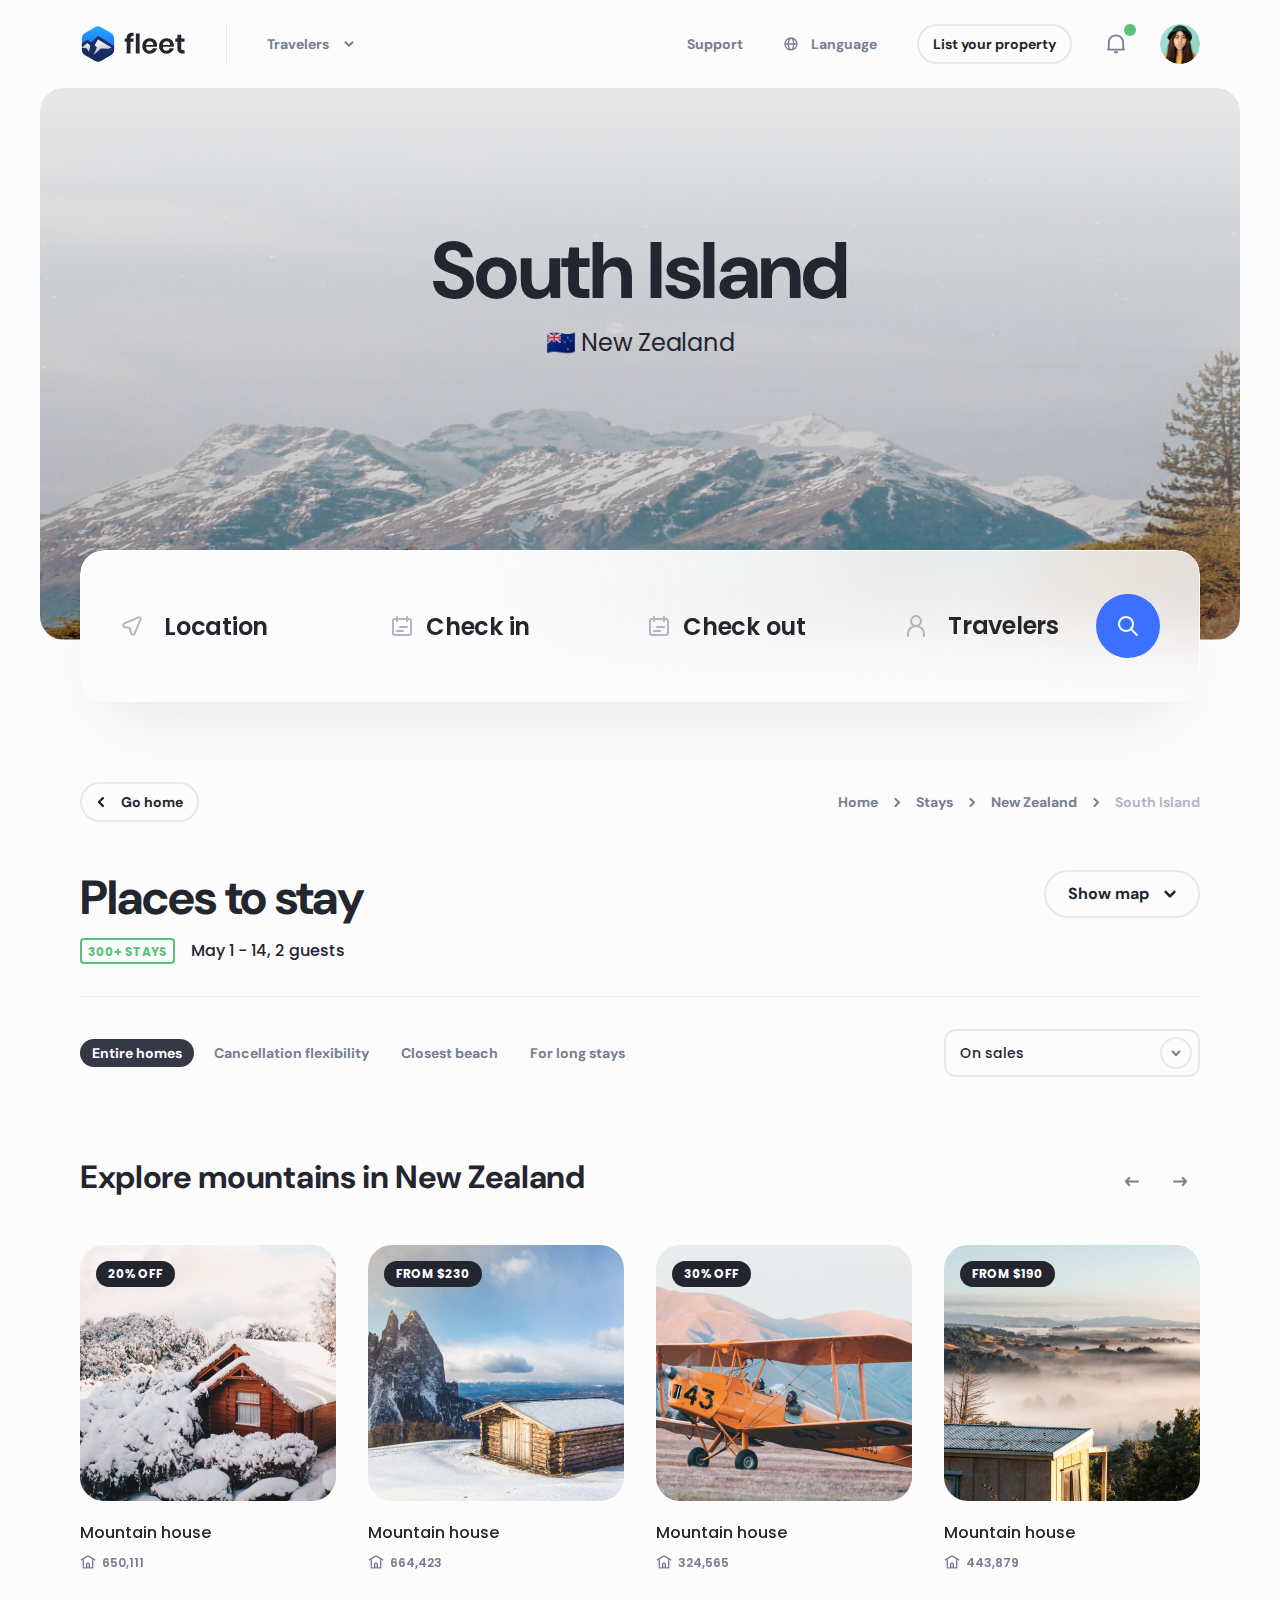
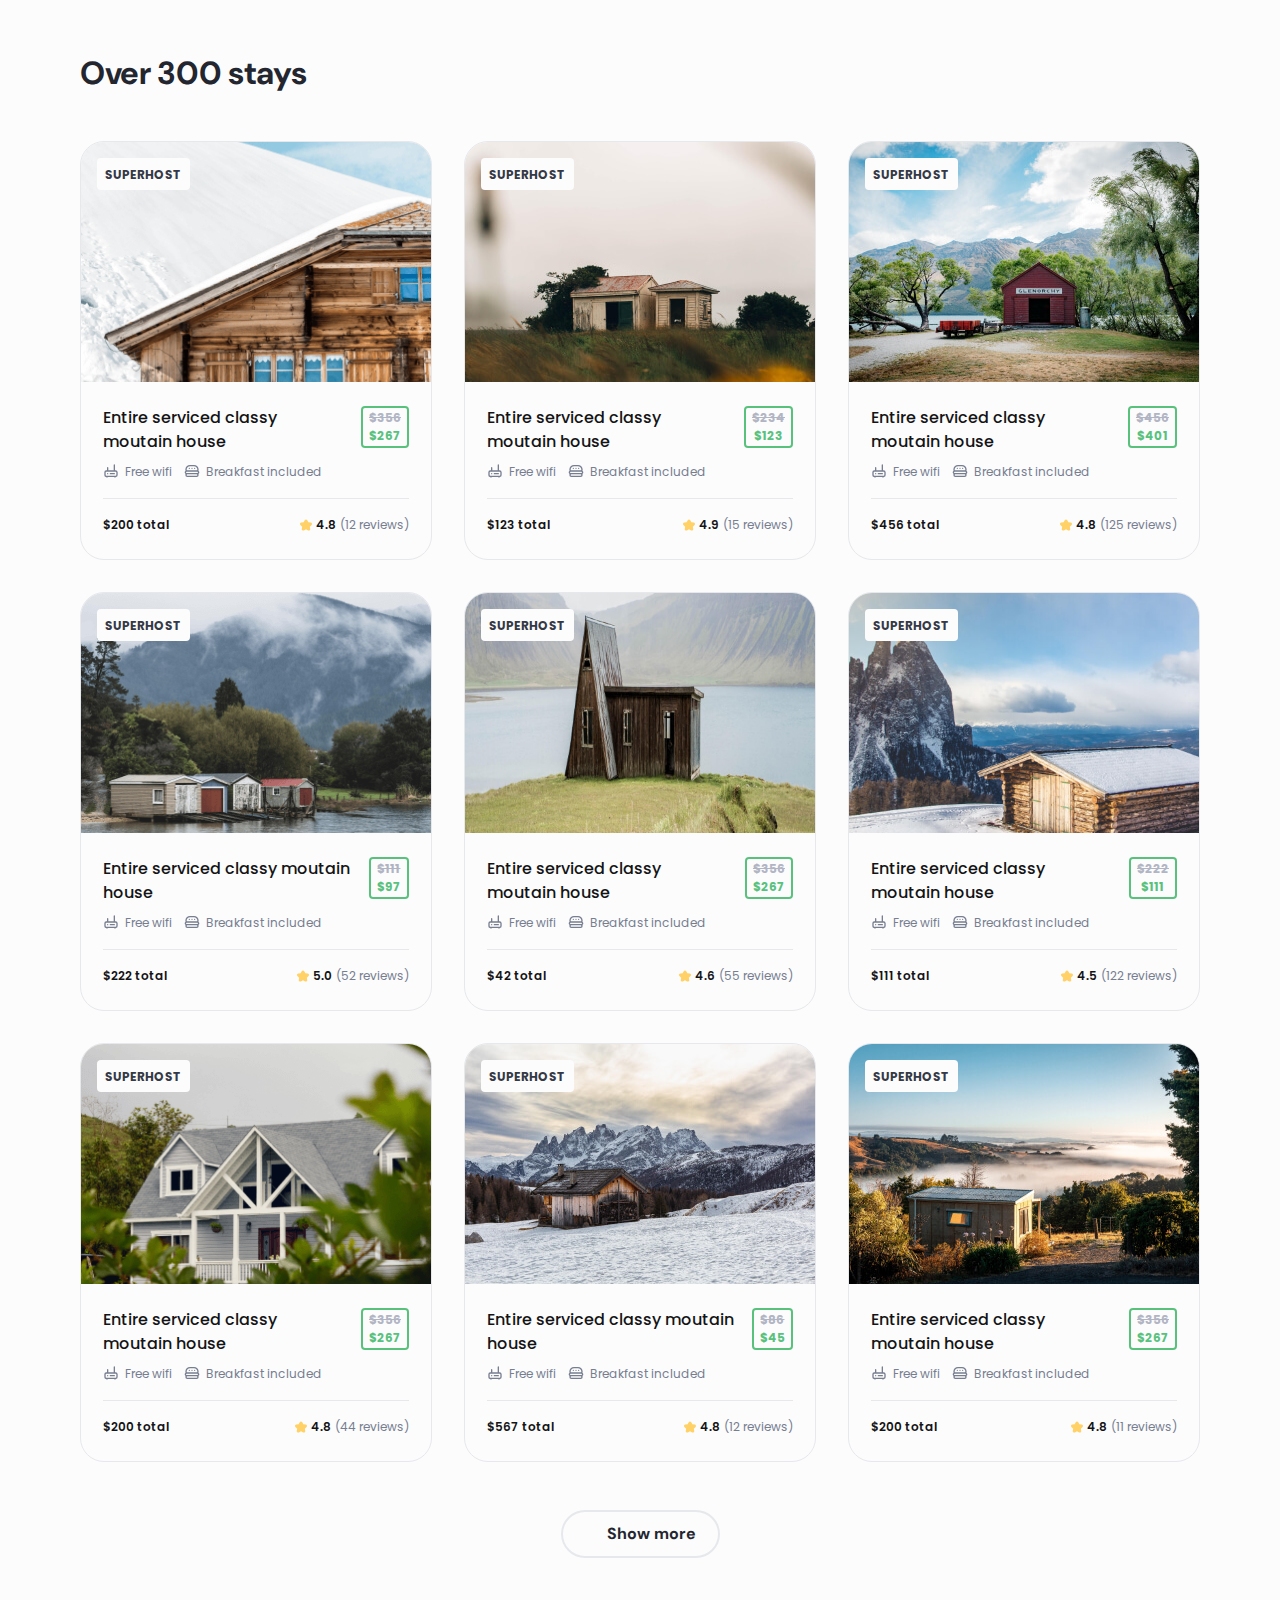
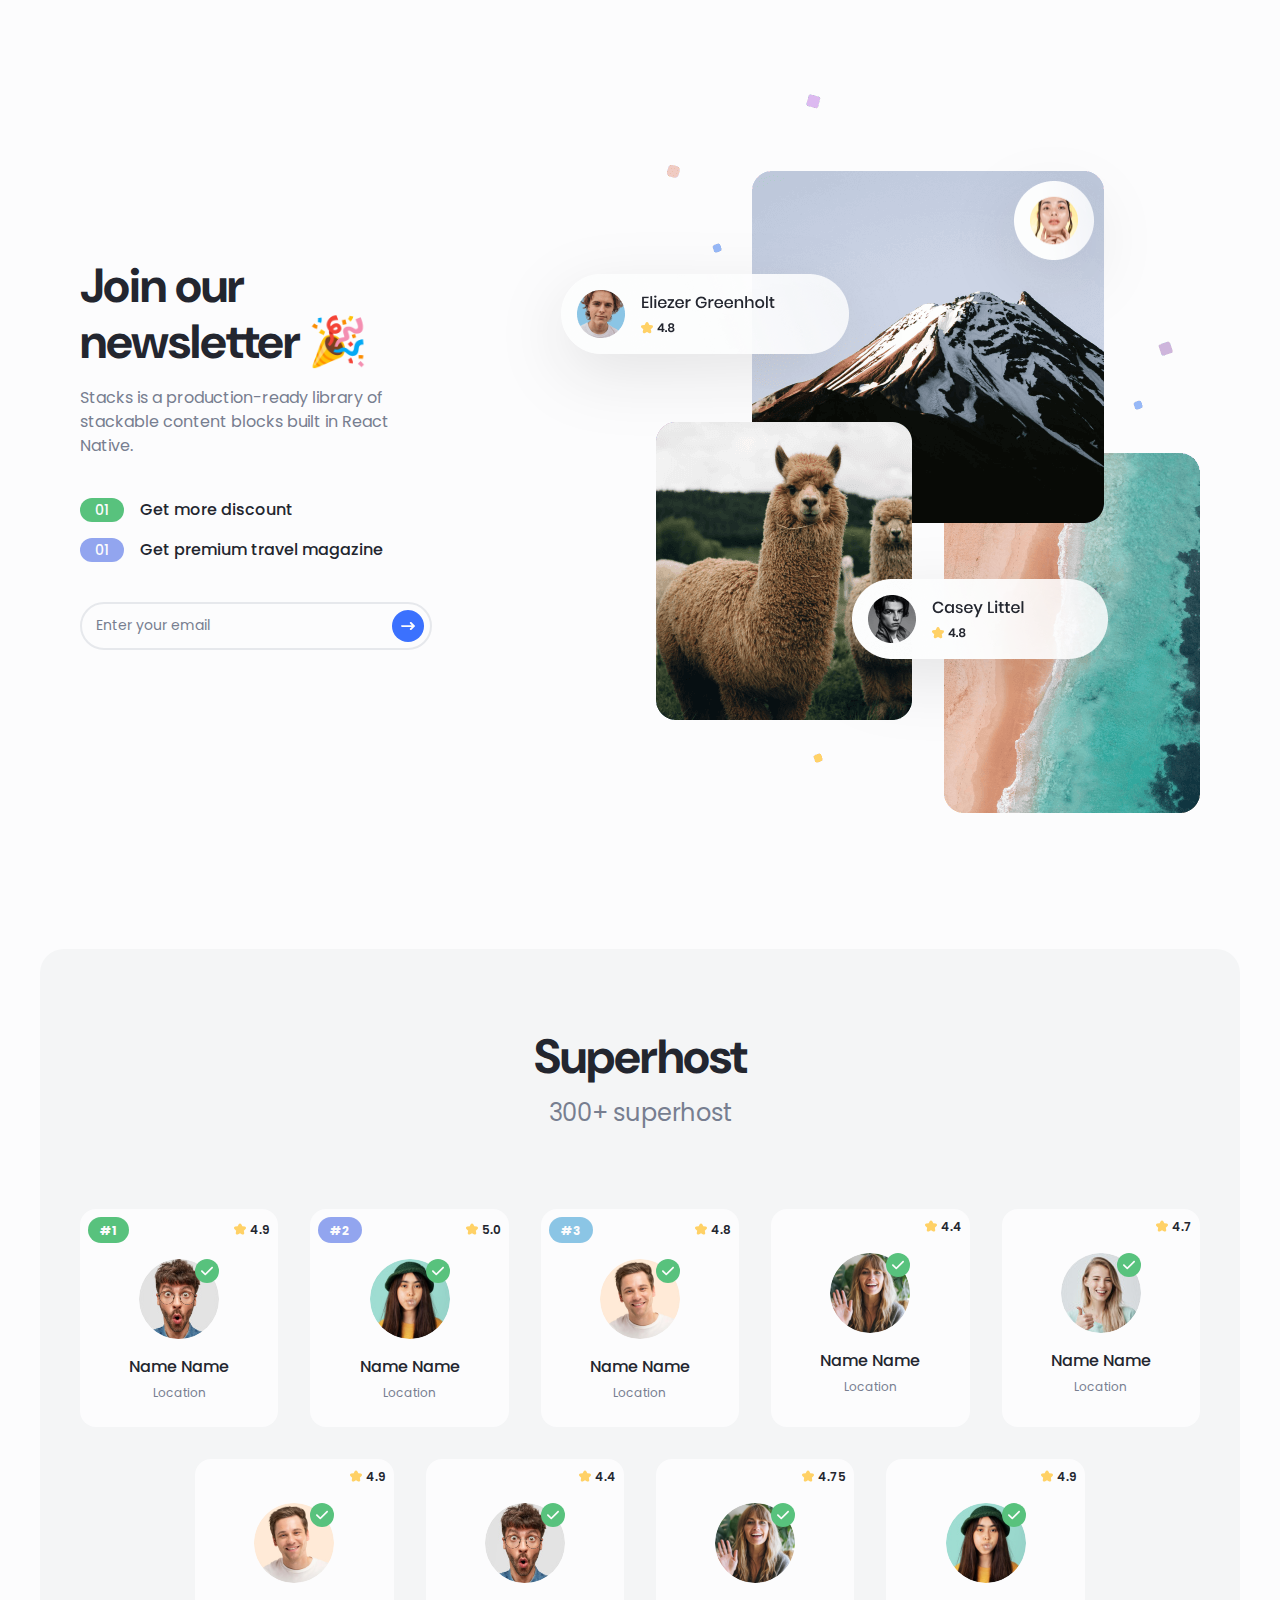
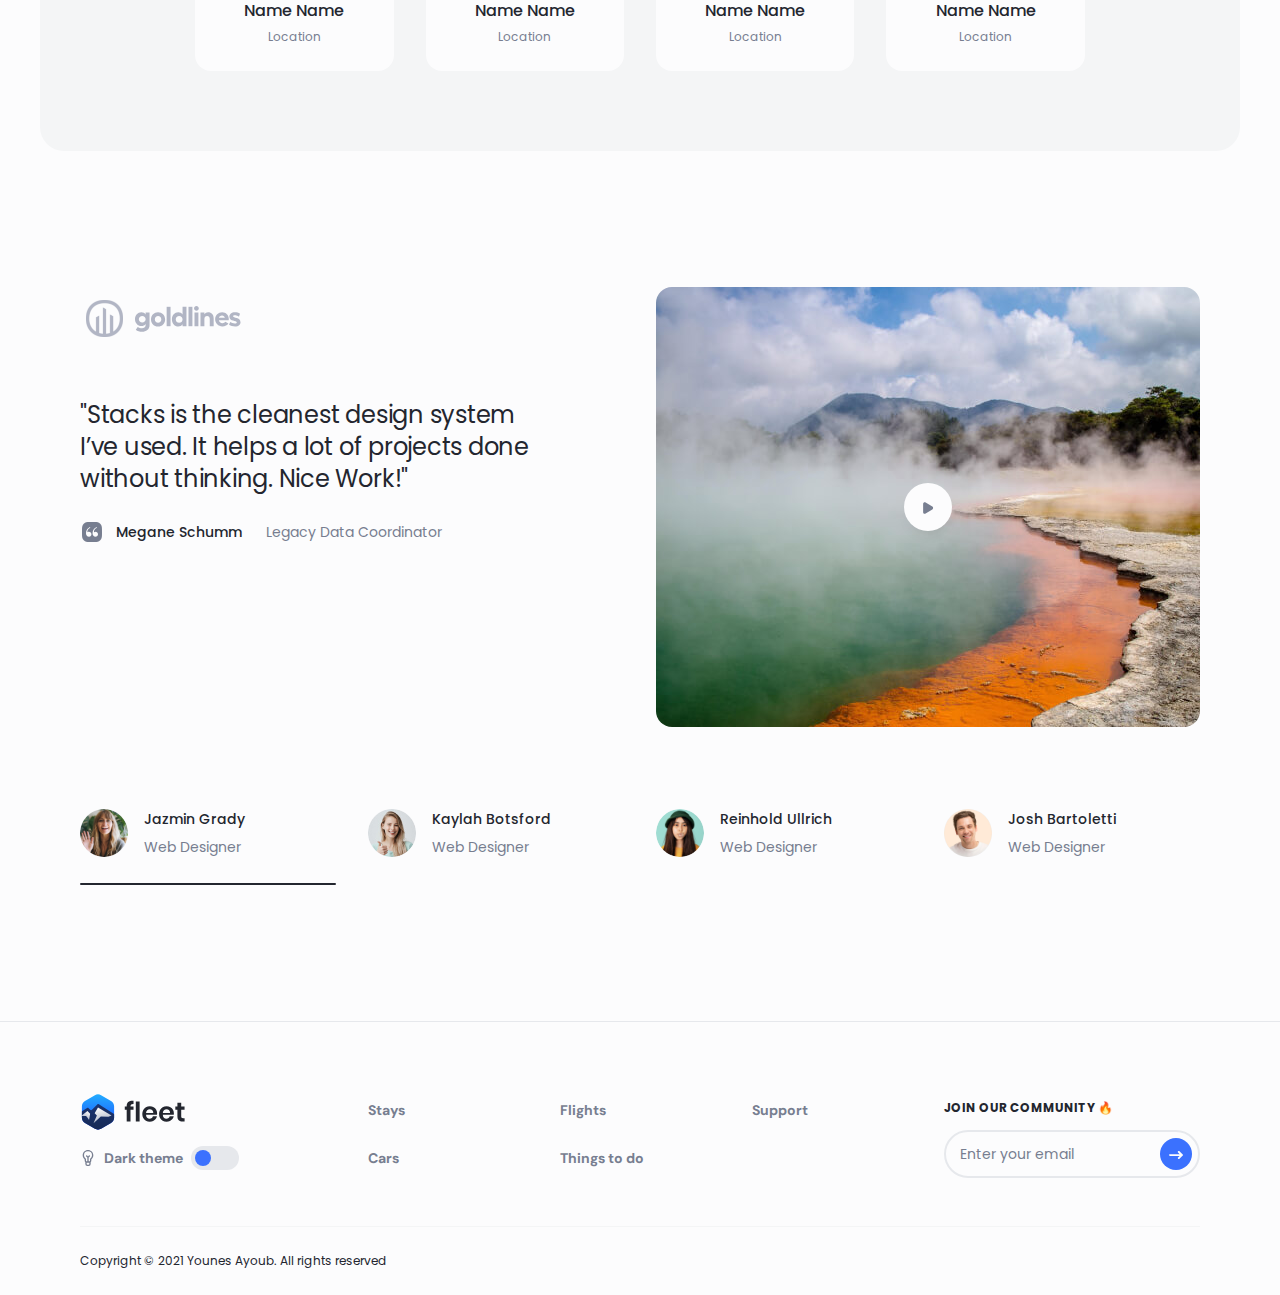
<file: stays-category.html>
<!DOCTYPE html>
<html lang="en">
  <head>
    <meta charset="utf-8">
    <title>Fleet</title>
    <meta http-equiv="X-UA-Compatible" content="IE=Edge">
    <meta name="viewport" content="width=device-width, initial-scale=1, maximum-scale=1.0, user-scalable=no">
    <meta name="format-detection" content="telephone=no">
    <link rel="apple-touch-icon" sizes="180x180" href="assets/images/apple-touch-icon.png">
    <link rel="icon" type="image/png" sizes="32x32" href="assets/images/favicon-32x32.png">
    <link rel="shortcut icon" href="assets/images/logo-light.svg" type="image/x-icon">
    <link rel="icon" type="image/png" sizes="16x16" href="assets/images/favicon-16x16.png">
    <link rel="manifest" href="assets/images/site.webmanifest">
    <link rel="mask-icon" href="assets/images/safari-pinned-tab.svg" color="#5bbad5">
    <meta name="msapplication-TileColor" content="#da532c">
    <meta name="theme-color" content="#ffffff">
    <meta name="description" content="Epic Travel Shopping Design Kit">
    <meta name="twitter:card" content="summary">
    <meta name="twitter:site" content="@ui8">
    <meta name="twitter:title" content="Fleet – Travel Shopping UI Kit">
    <meta name="twitter:description" content="Epic Travel Shopping Design Kit">
    <meta name="twitter:creator" content="@ui8">
    <meta name="twitter:image" content="https://ui8-fleet-html.herokuapp.com/assets/images/twitter-card.jpg">
    <meta property="og:title" content="Fleet – Travel Shopping UI Kit">
    <meta property="og:type" content="Article">
    <meta property="og:url" content="https://ui8.net/ui8/products/fleet--travel-shopping-ui-design-kit">
    <meta property="og:image" content="https://ui8-fleet-html.herokuapp.com/assets/images/fb-og-image.jpg">
    <meta property="og:description" content="Epic Travel Shopping Design Kit">
    <meta property="og:site_name" content="Fleet – Travel Shopping UI Kit">
    <meta property="fb:admins" content="132951670226590">
    <link rel="preconnect" href="https://fonts.gstatic.com">
    <link href="https://fonts.googleapis.com/css2?family=DM+Sans:wght@700&amp;family=Poppins:wght@400;500;600;700&amp;display=swap" rel="stylesheet">
    <link rel="stylesheet" media="all" href="styles/style.css">
    <script>
      var viewportmeta = document.querySelector('meta[name="viewport"]');
      if (viewportmeta) {
        if (screen.width < 375) {
          var newScale = screen.width / 375;
          viewportmeta.content = 'width=375, minimum-scale=' + newScale + ', maximum-scale=1.0, user-scalable=no, initial-scale=' + newScale + '';
        } else {
          viewportmeta.content = 'width=device-width, maximum-scale=1.0, initial-scale=1.0';
        }
      }
    </script>
  </head>
  <body>
    <script>
        console.log(localStorage.getItem('darkMode'));
        if (localStorage.getItem('darkMode') === "on") {
          document.body.classList.add("dark");
          document.addEventListener("DOMContentLoaded", function() {
            document.querySelector('.js-theme input').checked = true;
          });
        }
      </script>
      <!-- outer-->
      <div class="outer">
        <!-- header-->
        <header class="header js-header">
          <div class="header__center center"><a class="header__logo" href="index.html"><img class="some-icon" src="assets/images/logo-dark.svg" alt="Fleet"><img class="some-icon-dark" src="assets/images/logo-light.svg" alt="Fleet"></a>
            <div class="header__wrapper js-header-wrapper">
              <div class="header__item header__item_dropdown js-header-item">
                <button class="header__head js-header-head">Travelers
                  <svg class="icon icon-arrow-down">
                    <use xlink:href="#icon-arrow-down"></use>
                  </svg>
                </button>
                <div class="header__body js-header-body">
                  <div class="header__menu"><a class="header__link active" href="index.html">
                      <svg class="icon icon-comment">
                        <use xlink:href="#icon-comment"></use>
                      </svg>Stays</a><a class="header__link" href="#">
                      <svg class="icon icon-email">
                        <use xlink:href="#icon-email"></use>
                      </svg>Flights</a><a class="header__link" href="#">
                      <svg class="icon icon-home">
                        <use xlink:href="#icon-home"></use>
                      </svg>Things to do</a><a class="header__link" href="#">
                      <svg class="icon icon-email">
                        <use xlink:href="#icon-email"></use>
                      </svg>Cars</a></div>
                </div>
              </div><a class="header__item" href="#">Support</a>
              <div class="header__item header__item_language js-header-item">
                <button class="header__head js-header-head">
                  <svg class="icon icon-globe">
                    <use xlink:href="#icon-globe"></use>
                  </svg>Language
                </button>
                <div class="header__body js-header-body">
                  <div class="header__list"><a class="header__box active" href="#">
                      <div class="header__category">English</div>
                      <div class="header__country">United States</div></a><a class="header__box" href="#">
                      <div class="header__category">Vietnamese</div>
                      <div class="header__country">Vietnamese</div></a><a class="header__box" href="#">
                      <div class="header__category">Français</div>
                      <div class="header__country">Belgique</div></a><a class="header__box" href="#">
                      <div class="header__category">Français</div>
                      <div class="header__country">Canada</div></a></div>
                </div>
              </div><a class="button button-stroke button-small header__button" href="#">List your property</a>
            </div>
            <div class="header__item header__item_notification js-header-item">
              <button class="header__head js-header-head active">
                <svg class="icon icon-notification">
                  <use xlink:href="#icon-notification"></use>
                </svg>
              </button>
              <div class="header__body js-header-body">
                <div class="header__title">Notification</div>
                <div class="header__notifications"><a class="header__notification" href="#">
                    <div class="header__avatar"><img src="assets/images/avatar-1.jpg" alt="Avatar"></div>
                    <div class="header__details">
                      <div class="header__subtitle">Kohaku Tora</div>
                      <div class="header__content">just sent you a message</div>
                      <div class="header__date">1 minute ago</div>
                      <div class="header__status" style="background-color: #3B71FE;"></div>
                    </div></a><a class="header__notification" href="#">
                    <div class="header__avatar"><img src="assets/images/avatar-1.jpg" alt="Avatar"></div>
                    <div class="header__details">
                      <div class="header__subtitle">Kohaku Tora</div>
                      <div class="header__content">just sent you a message</div>
                      <div class="header__date">3 hours ago</div>
                      <div class="header__status" style="background-color: #3B71FE;"></div>
                    </div></a></div>
              </div>
            </div><a class="header__login js-popup-open" href="#popup-login" data-effect="mfp-zoom-in">
              <svg class="icon icon-user">
                <use xlink:href="#icon-user"></use>
              </svg></a>
            <div class="header__item header__item_user js-header-item">
              <button class="header__head js-header-head"><img src="assets/images/avatar-2.jpg" alt="Avatar"></button>
              <div class="header__body js-header-body">
                <div class="header__group">
                  <div class="header__menu"><a class="header__link" href="#">
                      <svg class="icon icon-comment">
                        <use xlink:href="#icon-comment"></use>
                      </svg>Messages</a><a class="header__link" href="#">
                      <svg class="icon icon-home">
                        <use xlink:href="#icon-home"></use>
                      </svg>Bookings</a><a class="header__link" href="#">
                      <svg class="icon icon-email">
                        <use xlink:href="#icon-email"></use>
                      </svg>Wishlists</a></div>
                  <div class="header__menu"><a class="header__link" href="#">
                      <svg class="icon icon-building">
                        <use xlink:href="#icon-building"></use>
                      </svg>List your property</a><a class="header__link" href="#">
                      <svg class="icon icon-flag">
                        <use xlink:href="#icon-flag"></use>
                      </svg>Host an experience</a></div>
                </div>
                <div class="header__btns"><a class="button button-small header__button" href="#">Account</a>
                  <button class="button-stroke button-small header__button">Log out</button>
                </div>
              </div>
            </div>
            <button class="header__burger js-header-burger"></button>
          </div>
        </header>
        <!-- outer content-->
        <div class="outer__inner">
          <div class="section-mb80 main main_stays-category">
            <div class="main__center center">
              <div class="main__preview"><img src="assets/images/main-pic-2.jpg" alt="Main">
                <div class="main__wrap">
                  <h1 class="main__title hero">South Island</h1>
                  <div class="main__info info">🇳🇿 New Zealand</div>
                </div>
              </div>
              <div class="panel panel_stays-category">
                <div class="panel__background"></div>
                <div class="panel__body">
                  <div class="panel__row">
                    <div class="location js-location location_small">
                      <div class="location__head js-location-head">
                        <div class="location__icon">
                          <svg class="icon icon-location">
                            <use xlink:href="#icon-location"></use>
                          </svg>
                        </div>
                        <input class="location__input js-location-input" type="text" name="location" autocomplete="off" placeholder="Location"/>
                        <button class="location__clear js-location-clear">
                          <svg class="icon icon-close-circle">
                            <use xlink:href="#icon-close-circle"></use>
                          </svg>
                        </button>
                      </div>
                      <div class="location__body js-location-body">
                        <div class="location__list"><a class="location__item js-location-item" href="#">New York, NY</a><a class="location__item js-location-item" href="#">New York, Manhattan</a><a class="location__item js-location-item" href="#">New Zealand</a><a class="location__item js-location-item" href="#">New Smyrna Beach, FL</a><a class="location__item js-location-item" href="#">Newark, NJ</a></div>
                      </div>
                    </div>
                    <div class="datepicker js-date-range datepicker_small" data-format="MMM DD, YYYY" data-container=".datepicker">
                      <div class="datepicker__list">
                        <div class="datepicker__item">
                          <input class="datepicker__input js-date-from" type="text" placeholder="Check in" readonly="readonly"/>
                          <div class="datepicker__icon">
                            <svg class="icon icon-calendar">
                              <use xlink:href="#icon-calendar"></use>
                            </svg>
                          </div>
                        </div>
                        <div class="datepicker__item">
                          <input class="datepicker__input js-date-to" type="text" placeholder="Check out" readonly="readonly"/>
                          <div class="datepicker__icon">
                            <svg class="icon icon-calendar">
                              <use xlink:href="#icon-calendar"></use>
                            </svg>
                          </div>
                        </div>
                      </div>
                    </div>
                    <div class="travelers js-travelers travelers_small">
                      <div class="travelers__head js-travelers-head">
                        <div class="travelers__icon">
                          <svg class="icon icon-user">
                            <use xlink:href="#icon-user"></use>
                          </svg>
                        </div>
                        <div class="travelers__content js-travelers-content">Travelers</div>
                      </div>
                      <div class="travelers__body js-travelers-body">
                        <div class="travelers__item">
                          <div class="travelers__details">
                            <div class="travelers__category">Adults</div>
                            <div class="travelers__text">Ages 13 or above</div>
                          </div>
                          <div class="counter js-counter" data-min="0">
                            <button class="counter__button js-counter-button js-counter-minus disabled" type="button">
                              <svg class="icon icon-minus-circle">
                                <use xlink:href="#icon-minus-circle"></use>
                              </svg>
                            </button>
                            <div class="counter__value js-counter-value"></div>
                            <button class="counter__button js-counter-button js-counter-plus" type="button">
                              <svg class="icon icon-plus-circle">
                                <use xlink:href="#icon-plus-circle"></use>
                              </svg>
                            </button>
                            <input class="js-counter-input js-counter-result js-counter-adults" type="hidden"/>
                          </div>
                        </div>
                        <div class="travelers__item">
                          <div class="travelers__details">
                            <div class="travelers__category">Children</div>
                            <div class="travelers__text">Ages 2 - 12</div>
                          </div>
                          <div class="counter js-counter" data-min="0">
                            <button class="counter__button js-counter-button js-counter-minus disabled" type="button">
                              <svg class="icon icon-minus-circle">
                                <use xlink:href="#icon-minus-circle"></use>
                              </svg>
                            </button>
                            <div class="counter__value js-counter-value"></div>
                            <button class="counter__button js-counter-button js-counter-plus" type="button">
                              <svg class="icon icon-plus-circle">
                                <use xlink:href="#icon-plus-circle"></use>
                              </svg>
                            </button>
                            <input class="js-counter-input js-counter-result js-counter-children" type="hidden"/>
                          </div>
                        </div>
                        <div class="travelers__item">
                          <div class="travelers__details">
                            <div class="travelers__category">Adults</div>
                            <div class="travelers__text">Under 2</div>
                          </div>
                          <div class="counter js-counter" data-min="0">
                            <button class="counter__button js-counter-button js-counter-minus disabled" type="button">
                              <svg class="icon icon-minus-circle">
                                <use xlink:href="#icon-minus-circle"></use>
                              </svg>
                            </button>
                            <div class="counter__value js-counter-value"></div>
                            <button class="counter__button js-counter-button js-counter-plus" type="button">
                              <svg class="icon icon-plus-circle">
                                <use xlink:href="#icon-plus-circle"></use>
                              </svg>
                            </button>
                            <input class="js-counter-input js-counter-result js-counter-babies" type="hidden"/>
                          </div>
                        </div>
                      </div>
                    </div>
                    <button class="panel__search">
                      <svg class="icon icon-search">
                        <use xlink:href="#icon-search"></use>
                      </svg>
                    </button>
                  </div>
                </div>
              </div>
            </div>
          </div>
          <div class="section catalog">
            <div class="sorting">
              <div class="sorting__center center">
                <div class="control"><a class="button-stroke button-small control__button" href="index.html">
                    <svg class="icon icon-arrow-left">
                      <use xlink:href="#icon-arrow-left"></use>
                    </svg><span>Go home</span></a>
                  <ul class="breadcrumbs">
                    <li class="breadcrumbs__item"><a class="breadcrumbs__link" href="index.html">Home</a></li>
                    <li class="breadcrumbs__item"><a class="breadcrumbs__link" href="index.html">Stays</a></li>
                    <li class="breadcrumbs__item"><a class="breadcrumbs__link" href="stays-category.html">New Zealand</a></li>
                    <li class="breadcrumbs__item">South Island</li>
                  </ul>
                </div>
                <div class="sorting__body">
                  <div class="sorting__box">
                    <h2 class="sorting__title h2">Places to stay</h2>
                    <div class="sorting__line">
                      <div class="sorting__sale">300+ stays</div>
                      <div class="sorting__details">May 1 - 14, 2 guests</div>
                    </div>
                  </div>
                  <div class="sorting__location">
                    <button class="button-stroke sorting__button js-sorting-button"><span>Show map</span>
                      <svg class="icon icon-arrow-bottom">
                        <use xlink:href="#icon-arrow-bottom"></use>
                      </svg>
                    </button>
                    <div class="sorting__map js-sorting-map">
                      <iframe src="https://www.google.com/maps/embed?pb=!1m18!1m12!1m3!1d63817.0803287881!2d168.63234961382247!3d-45.04173987887954!2m3!1f0!2f0!3f0!3m2!1i1024!2i768!4f13.1!3m3!1m2!1s0xa9d51df1d7a8de5f%3A0x500ef868479a600!2z0JrRg9C40L3RgdGC0LDRg9C9LCDQndC-0LLQsNGPINCX0LXQu9Cw0L3QtNC40Y8!5e0!3m2!1sru!2sua!4v1624887132616!5m2!1sru!2sua" width="600" height="450" loading="lazy"></iframe>
                    </div>
                  </div>
                </div>
                <div class="sorting__foot">
                  <div class="nav"><a class="nav__link active" href="#">Entire homes</a><a class="nav__link" href="#">Cancellation flexibility</a><a class="nav__link" href="#">Closest beach</a><a class="nav__link" href="#">For long stays</a></div>
                  <div class="sorting__select tablet-show">
                    <select class="select">
                      <option>Entire homes</option>
                      <option>Cancellation flexibility</option>
                      <option>Closest beach</option>
                      <option>For long stays</option>
                    </select>
                  </div>
                  <div class="sorting__select">
                    <select class="select">
                      <option>On sales</option>
                      <option>On delivery</option>
                      <option>In exchange</option>
                    </select>
                  </div>
                </div>
              </div>
            </div>
            <div class="section-mb80 browse">
              <div class="browse__center center">
                <div class="browse__inner">
                  <div class="browse__head browse__head_small">
                    <h4 class="browse__title h4">Explore mountains in New Zealand</h4>
                  </div>
                  <div class="browse__wrapper">
                    <div class="browse__slider js-slider-browse"><a class="browse__card" href="stays-category.html">
                                            <div class="browse__preview"><img srcSet="assets/images/browse-pic-1.jpg 2x" src="assets/images/browse-pic-1@2x.jpg" alt="Card">
                                              <div class="status-black browse__category">20% off</div>
                                            </div>
                                            <div class="browse__subtitle">Mountain house</div>
                                            <div class="browse__content">
                                              <svg class="icon icon-home">
                                                <use xlink:href="#icon-home"></use>
                                              </svg>650,111
                                            </div></a><a class="browse__card" href="stays-category.html">
                                            <div class="browse__preview"><img srcSet="assets/images/browse-pic-2.jpg 2x" src="assets/images/browse-pic-2@2x.jpg" alt="Card">
                                              <div class="status-black browse__category">from $230</div>
                                            </div>
                                            <div class="browse__subtitle">Mountain house</div>
                                            <div class="browse__content">
                                              <svg class="icon icon-home">
                                                <use xlink:href="#icon-home"></use>
                                              </svg>664,423
                                            </div></a><a class="browse__card" href="stays-category.html">
                                            <div class="browse__preview"><img srcSet="assets/images/browse-pic-5.jpg 2x" src="assets/images/browse-pic-5@2x.jpg" alt="Card">
                                              <div class="status-black browse__category">30% off</div>
                                            </div>
                                            <div class="browse__subtitle">Mountain house</div>
                                            <div class="browse__content">
                                              <svg class="icon icon-home">
                                                <use xlink:href="#icon-home"></use>
                                              </svg>324,565
                                            </div></a><a class="browse__card" href="stays-category.html">
                                            <div class="browse__preview"><img srcSet="assets/images/browse-pic-4.jpg 2x" src="assets/images/browse-pic-4@2x.jpg" alt="Card">
                                              <div class="status-black browse__category">from $190</div>
                                            </div>
                                            <div class="browse__subtitle">Mountain house</div>
                                            <div class="browse__content">
                                              <svg class="icon icon-home">
                                                <use xlink:href="#icon-home"></use>
                                              </svg>443,879
                                            </div></a><a class="browse__card" href="stays-category.html">
                                            <div class="browse__preview"><img srcSet="assets/images/browse-pic-1.jpg 2x" src="assets/images/browse-pic-1@2x.jpg" alt="Card">
                                              <div class="status-black browse__category">20% off</div>
                                            </div>
                                            <div class="browse__subtitle">Mountain house</div>
                                            <div class="browse__content">
                                              <svg class="icon icon-home">
                                                <use xlink:href="#icon-home"></use>
                                              </svg>650,111
                                            </div></a><a class="browse__card" href="stays-category.html">
                                            <div class="browse__preview"><img srcSet="assets/images/browse-pic-2.jpg 2x" src="assets/images/browse-pic-2@2x.jpg" alt="Card">
                                              <div class="status-black browse__category">from $230</div>
                                            </div>
                                            <div class="browse__subtitle">Mountain house</div>
                                            <div class="browse__content">
                                              <svg class="icon icon-home">
                                                <use xlink:href="#icon-home"></use>
                                              </svg>664,423
                                            </div></a><a class="browse__card" href="stays-category.html">
                                            <div class="browse__preview"><img srcSet="assets/images/browse-pic-3.jpg 2x" src="assets/images/browse-pic-3@2x.jpg" alt="Card">
                                              <div class="status-black browse__category">20% off</div>
                                            </div>
                                            <div class="browse__subtitle">Mountain house</div>
                                            <div class="browse__content">
                                              <svg class="icon icon-home">
                                                <use xlink:href="#icon-home"></use>
                                              </svg>324,565
                                            </div></a>
                    </div>
                  </div>
                </div>
              </div>
            </div>
            <div class="catalog__body">
              <div class="catalog__center center">
                <h4 class="catalog__title h4">Over 300 stays</h4>
                <div class="catalog__list"><a class="card" href="stays-product.html">
                    <div class="card__preview"><img srcSet="assets/images/live-pic-1.png 2x" src="assets/images/live-pic-1.png" alt="Entire serviced classy moutain house"/>
                      <div class="category card__category">superhost</div>
                    </div>
                    <div class="card__body">
                      <div class="card__line">
                        <div class="card__title">Entire serviced classy moutain house</div>
                        <div class="card__price">
                          <div class="card__old">$356</div>
                          <div class="card__actual">$267</div>
                        </div>
                      </div>
                      <div class="card__options">
                        <div class="card__option">
                          <svg class="icon icon-modem">
                            <use xlink:href="#icon-modem"></use>
                          </svg>Free wifi
                        </div>
                        <div class="card__option">
                          <svg class="icon icon-burger">
                            <use xlink:href="#icon-burger"></use>
                          </svg>Breakfast included
                        </div>
                      </div>
                      <div class="card__foot">
                        <div class="card__flex">
                          <div class="card__cost">$200 total</div>
                          <div class="card__rating">
                            <svg class="icon icon-star">
                              <use xlink:href="#icon-star"></use>
                            </svg>
                            <div class="card__number">4.8</div>
                            <div class="card__reviews">(12 reviews)
                            </div>
                          </div>
                        </div>
                      </div>
                    </div></a><a class="card" href="stays-product.html">
                    <div class="card__preview"><img srcSet="assets/images/card-pic-2@2x.jpg 2x" src="assets/images/card-pic-2.jpg" alt="Entire serviced classy moutain house"/>
                      <div class="category card__category">superhost</div>
                    </div>
                    <div class="card__body">
                      <div class="card__line">
                        <div class="card__title">Entire serviced classy moutain house</div>
                        <div class="card__price">
                          <div class="card__old">$234</div>
                          <div class="card__actual">$123</div>
                        </div>
                      </div>
                      <div class="card__options">
                        <div class="card__option">
                          <svg class="icon icon-modem">
                            <use xlink:href="#icon-modem"></use>
                          </svg>Free wifi
                        </div>
                        <div class="card__option">
                          <svg class="icon icon-burger">
                            <use xlink:href="#icon-burger"></use>
                          </svg>Breakfast included
                        </div>
                      </div>
                      <div class="card__foot">
                        <div class="card__flex">
                          <div class="card__cost">$123 total</div>
                          <div class="card__rating">
                            <svg class="icon icon-star">
                              <use xlink:href="#icon-star"></use>
                            </svg>
                            <div class="card__number">4.9</div>
                            <div class="card__reviews">(15 reviews)
                            </div>
                          </div>
                        </div>
                      </div>
                    </div></a><a class="card" href="stays-product.html">
                    <div class="card__preview"><img srcSet="assets/images/card-pic-3@2x.jpg 2x" src="assets/images/card-pic-3.jpg" alt="Entire serviced classy moutain house"/>
                      <div class="category card__category">superhost</div>
                    </div>
                    <div class="card__body">
                      <div class="card__line">
                        <div class="card__title">Entire serviced classy moutain house</div>
                        <div class="card__price">
                          <div class="card__old">$456</div>
                          <div class="card__actual">$401</div>
                        </div>
                      </div>
                      <div class="card__options">
                        <div class="card__option">
                          <svg class="icon icon-modem">
                            <use xlink:href="#icon-modem"></use>
                          </svg>Free wifi
                        </div>
                        <div class="card__option">
                          <svg class="icon icon-burger">
                            <use xlink:href="#icon-burger"></use>
                          </svg>Breakfast included
                        </div>
                      </div>
                      <div class="card__foot">
                        <div class="card__flex">
                          <div class="card__cost">$456 total</div>
                          <div class="card__rating">
                            <svg class="icon icon-star">
                              <use xlink:href="#icon-star"></use>
                            </svg>
                            <div class="card__number">4.8</div>
                            <div class="card__reviews">(125 reviews)
                            </div>
                          </div>
                        </div>
                      </div>
                    </div></a><a class="card" href="stays-product.html">
                    <div class="card__preview"><img srcSet="assets/images/live-pic-3.png 2x" src="assets/images/live-pic-3.png" alt="Entire serviced classy moutain house"/>
                      <div class="category card__category">superhost</div>
                    </div>
                    <div class="card__body">
                      <div class="card__line">
                        <div class="card__title">Entire serviced classy moutain house</div>
                        <div class="card__price">
                          <div class="card__old">$111</div>
                          <div class="card__actual">$97</div>
                        </div>
                      </div>
                      <div class="card__options">
                        <div class="card__option">
                          <svg class="icon icon-modem">
                            <use xlink:href="#icon-modem"></use>
                          </svg>Free wifi
                        </div>
                        <div class="card__option">
                          <svg class="icon icon-burger">
                            <use xlink:href="#icon-burger"></use>
                          </svg>Breakfast included
                        </div>
                      </div>
                      <div class="card__foot">
                        <div class="card__flex">
                          <div class="card__cost">$222 total</div>
                          <div class="card__rating">
                            <svg class="icon icon-star">
                              <use xlink:href="#icon-star"></use>
                            </svg>
                            <div class="card__number">5.0</div>
                            <div class="card__reviews">(52 reviews)
                            </div>
                          </div>
                        </div>
                      </div>
                    </div></a><a class="card" href="stays-product.html">
                    <div class="card__preview"><img srcSet="assets/images/host-pic-1@2x.jpg 2x" src="assets/images/host-pic-1@2x.jpg" alt="Entire serviced classy moutain house"/>
                      <div class="category card__category">superhost</div>
                    </div>
                    <div class="card__body">
                      <div class="card__line">
                        <div class="card__title">Entire serviced classy moutain house</div>
                        <div class="card__price">
                          <div class="card__old">$356</div>
                          <div class="card__actual">$267</div>
                        </div>
                      </div>
                      <div class="card__options">
                        <div class="card__option">
                          <svg class="icon icon-modem">
                            <use xlink:href="#icon-modem"></use>
                          </svg>Free wifi
                        </div>
                        <div class="card__option">
                          <svg class="icon icon-burger">
                            <use xlink:href="#icon-burger"></use>
                          </svg>Breakfast included
                        </div>
                      </div>
                      <div class="card__foot">
                        <div class="card__flex">
                          <div class="card__cost">$42 total</div>
                          <div class="card__rating">
                            <svg class="icon icon-star">
                              <use xlink:href="#icon-star"></use>
                            </svg>
                            <div class="card__number">4.6</div>
                            <div class="card__reviews">(55 reviews)
                            </div>
                          </div>
                        </div>
                      </div>
                    </div></a><a class="card" href="stays-product.html">
                    <div class="card__preview"><img srcSet="assets/images/browse-pic-2@2x.jpg 2x" src="assets/images/browse-pic-2@2x.jpg" alt="Entire serviced classy moutain house"/>
                      <div class="category card__category">superhost</div>
                    </div>
                    <div class="card__body">
                      <div class="card__line">
                        <div class="card__title">Entire serviced classy moutain house</div>
                        <div class="card__price">
                          <div class="card__old">$222</div>
                          <div class="card__actual">$111</div>
                        </div>
                      </div>
                      <div class="card__options">
                        <div class="card__option">
                          <svg class="icon icon-modem">
                            <use xlink:href="#icon-modem"></use>
                          </svg>Free wifi
                        </div>
                        <div class="card__option">
                          <svg class="icon icon-burger">
                            <use xlink:href="#icon-burger"></use>
                          </svg>Breakfast included
                        </div>
                      </div>
                      <div class="card__foot">
                        <div class="card__flex">
                          <div class="card__cost">$111 total</div>
                          <div class="card__rating">
                            <svg class="icon icon-star">
                              <use xlink:href="#icon-star"></use>
                            </svg>
                            <div class="card__number">4.5</div>
                            <div class="card__reviews">(122 reviews)
                            </div>
                          </div>
                        </div>
                      </div>
                    </div></a><a class="card" href="stays-product.html">
                    <div class="card__preview"><img srcSet="assets/images/live-pic-2.png 2x" src="assets/images/live-pic-2.png" alt="Entire serviced classy moutain house"/>
                      <div class="category card__category">superhost</div>
                    </div>
                    <div class="card__body">
                      <div class="card__line">
                        <div class="card__title">Entire serviced classy moutain house</div>
                        <div class="card__price">
                          <div class="card__old">$356</div>
                          <div class="card__actual">$267</div>
                        </div>
                      </div>
                      <div class="card__options">
                        <div class="card__option">
                          <svg class="icon icon-modem">
                            <use xlink:href="#icon-modem"></use>
                          </svg>Free wifi
                        </div>
                        <div class="card__option">
                          <svg class="icon icon-burger">
                            <use xlink:href="#icon-burger"></use>
                          </svg>Breakfast included
                        </div>
                      </div>
                      <div class="card__foot">
                        <div class="card__flex">
                          <div class="card__cost">$200 total</div>
                          <div class="card__rating">
                            <svg class="icon icon-star">
                              <use xlink:href="#icon-star"></use>
                            </svg>
                            <div class="card__number">4.8</div>
                            <div class="card__reviews">(44 reviews)
                            </div>
                          </div>
                        </div>
                      </div>
                    </div></a><a class="card" href="stays-product.html">
                    <div class="card__preview"><img srcSet="assets/images/card-pic-8@2x.jpg 2x" src="assets/images/card-pic-8.jpg" alt="Entire serviced classy moutain house"/>
                      <div class="category card__category">superhost</div>
                    </div>
                    <div class="card__body">
                      <div class="card__line">
                        <div class="card__title">Entire serviced classy moutain house</div>
                        <div class="card__price">
                          <div class="card__old">$86</div>
                          <div class="card__actual">$45</div>
                        </div>
                      </div>
                      <div class="card__options">
                        <div class="card__option">
                          <svg class="icon icon-modem">
                            <use xlink:href="#icon-modem"></use>
                          </svg>Free wifi
                        </div>
                        <div class="card__option">
                          <svg class="icon icon-burger">
                            <use xlink:href="#icon-burger"></use>
                          </svg>Breakfast included
                        </div>
                      </div>
                      <div class="card__foot">
                        <div class="card__flex">
                          <div class="card__cost">$567 total</div>
                          <div class="card__rating">
                            <svg class="icon icon-star">
                              <use xlink:href="#icon-star"></use>
                            </svg>
                            <div class="card__number">4.8</div>
                            <div class="card__reviews">(12 reviews)
                            </div>
                          </div>
                        </div>
                      </div>
                    </div></a><a class="card" href="stays-product.html">
                    <div class="card__preview"><img srcSet="assets/images/card-pic-9@2x.jpg 2x" src="assets/images/card-pic-9.jpg" alt="Entire serviced classy moutain house"/>
                      <div class="category card__category">superhost</div>
                    </div>
                    <div class="card__body">
                      <div class="card__line">
                        <div class="card__title">Entire serviced classy moutain house</div>
                        <div class="card__price">
                          <div class="card__old">$356</div>
                          <div class="card__actual">$267</div>
                        </div>
                      </div>
                      <div class="card__options">
                        <div class="card__option">
                          <svg class="icon icon-modem">
                            <use xlink:href="#icon-modem"></use>
                          </svg>Free wifi
                        </div>
                        <div class="card__option">
                          <svg class="icon icon-burger">
                            <use xlink:href="#icon-burger"></use>
                          </svg>Breakfast included
                        </div>
                      </div>
                      <div class="card__foot">
                        <div class="card__flex">
                          <div class="card__cost">$200 total</div>
                          <div class="card__rating">
                            <svg class="icon icon-star">
                              <use xlink:href="#icon-star"></use>
                            </svg>
                            <div class="card__number">4.8</div>
                            <div class="card__reviews">(11 reviews)
                            </div>
                          </div>
                        </div>
                      </div>
                    </div></a>
                </div>
                <div class="catalog__btns">
                  <button class="button-stroke catalog__button">
                    <div class="loader"></div><span>Show more</span>
                  </button>
                </div>
              </div>
            </div>
          </div>
          <div class="section newsletter">
            <div class="newsletter__center center">
              <div class="newsletter__wrap">
                <h2 class="newsletter__title h2">Join our newsletter 🎉</h2>
                <div class="newsletter__info">Stacks is a production-ready library of stackable content blocks built in React Native.</div>
                <div class="newsletter__list">
                  <div class="newsletter__item">
                    <div class="newsletter__number" style="background-color: #58C27D;">01</div>
                    <div class="newsletter__text">Get more discount</div>
                  </div>
                  <div class="newsletter__item">
                    <div class="newsletter__number" style="background-color: #92A5EF;">01</div>
                    <div class="newsletter__text">Get premium travel magazine</div>
                  </div>
                </div>
                <form class="subscription">
                  <input class="subscription__input" type="email" name="email" placeholder="Enter your email" required="required"/>
                  <button class="subscription__btn">
                    <svg class="icon icon-arrow-next">
                      <use xlink:href="#icon-arrow-next"></use>
                    </svg>
                  </button>
                </form>
              </div>
              <div class="newsletter__gallery">
                <div class="newsletter__preview"><img class="some-icon" srcSet="assets/images/newsletter-pic-1@2x.png 2x" src="assets/images/newsletter-pic-1.png" alt="Newsletter"><img class="some-icon-dark" srcSet="assets/images/newsletter-pic-dark-1@2x.png 2x" src="assets/images/newsletter-pic-dark-1.png" alt="Newsletter"></div>
                <div class="newsletter__preview"><img class="some-icon" srcSet="assets/images/newsletter-pic-2@2x.png 2x" src="assets/images/newsletter-pic-2.png" alt="Newsletter"><img class="some-icon-dark" srcSet="assets/images/newsletter-pic-dark-2@2x.png 2x" src="assets/images/newsletter-pic-dark-2.png" alt="Newsletter"></div>
                <div class="newsletter__preview"><img class="some-icon" srcSet="assets/images/newsletter-pic-3@2x.png 2x" src="assets/images/newsletter-pic-3.png" alt="Newsletter"><img class="some-icon-dark" srcSet="assets/images/newsletter-pic-dark-3@2x.png 2x" src="assets/images/newsletter-pic-dark-3.png" alt="Newsletter"></div>
                <div class="newsletter__preview"><img class="some-icon" srcSet="assets/images/newsletter-pic-4@2x.png 2x" src="assets/images/newsletter-pic-4.png" alt="Newsletter"><img class="some-icon-dark" srcSet="assets/images/newsletter-pic-dark-4@2x.png 2x" src="assets/images/newsletter-pic-dark-4.png" alt="Newsletter"></div>
              </div>
            </div>
          </div>
          <div class="section-mb0 best">
            <div class="best__center center">
              <div class="best__inner">
                <div class="best__head">
                  <h2 class="best__title h2">Superhost</h2>
                  <div class="best__info info">300+ superhost</div>
                </div>
                <div class="best__wrapper">
                  <div class="best__slider js-slider-best js-slider-resize"><a class="best__item" href="#">
                                        <div class="best__line">
                                          <div class="best__number" style="background-color: #58C27D">#1</div>
                                          <div class="best__rating">
                                            <svg class="icon icon-star">
                                              <use xlink:href="#icon-star"></use>
                                            </svg>4.9
                                          </div>
                                        </div>
                                        <div class="best__avatar"><img src="assets/images/avatar-1.jpg" alt="Avatar">
                                          <div class="best__check">
                                            <svg class="icon icon-check">
                                              <use xlink:href="#icon-check"></use>
                                            </svg>
                                          </div>
                                        </div>
                                        <div class="best__subtitle">Name Name</div>
                                        <div class="best__location">Location</div></a><a class="best__item" href="#">
                                        <div class="best__line">
                                          <div class="best__number" style="background-color: #92A5EF">#2</div>
                                          <div class="best__rating">
                                            <svg class="icon icon-star">
                                              <use xlink:href="#icon-star"></use>
                                            </svg>5.0
                                          </div>
                                        </div>
                                        <div class="best__avatar"><img src="assets/images/avatar-2.jpg" alt="Avatar">
                                          <div class="best__check">
                                            <svg class="icon icon-check">
                                              <use xlink:href="#icon-check"></use>
                                            </svg>
                                          </div>
                                        </div>
                                        <div class="best__subtitle">Name Name</div>
                                        <div class="best__location">Location</div></a><a class="best__item" href="#">
                                        <div class="best__line">
                                          <div class="best__number" style="background-color: #8BC5E5">#3</div>
                                          <div class="best__rating">
                                            <svg class="icon icon-star">
                                              <use xlink:href="#icon-star"></use>
                                            </svg>4.8
                                          </div>
                                        </div>
                                        <div class="best__avatar"><img src="assets/images/avatar-3.jpg" alt="Avatar">
                                          <div class="best__check">
                                            <svg class="icon icon-check">
                                              <use xlink:href="#icon-check"></use>
                                            </svg>
                                          </div>
                                        </div>
                                        <div class="best__subtitle">Name Name</div>
                                        <div class="best__location">Location</div></a><a class="best__item" href="#">
                                        <div class="best__line">
                                          <div class="best__rating">
                                            <svg class="icon icon-star">
                                              <use xlink:href="#icon-star"></use>
                                            </svg>4.4
                                          </div>
                                        </div>
                                        <div class="best__avatar"><img src="assets/images/avatar-4.jpg" alt="Avatar">
                                          <div class="best__check">
                                            <svg class="icon icon-check">
                                              <use xlink:href="#icon-check"></use>
                                            </svg>
                                          </div>
                                        </div>
                                        <div class="best__subtitle">Name Name</div>
                                        <div class="best__location">Location</div></a><a class="best__item" href="#">
                                        <div class="best__line">
                                          <div class="best__rating">
                                            <svg class="icon icon-star">
                                              <use xlink:href="#icon-star"></use>
                                            </svg>4.7
                                          </div>
                                        </div>
                                        <div class="best__avatar"><img src="assets/images/avatar-5.jpg" alt="Avatar">
                                          <div class="best__check">
                                            <svg class="icon icon-check">
                                              <use xlink:href="#icon-check"></use>
                                            </svg>
                                          </div>
                                        </div>
                                        <div class="best__subtitle">Name Name</div>
                                        <div class="best__location">Location</div></a><a class="best__item" href="#">
                                        <div class="best__line">
                                          <div class="best__rating">
                                            <svg class="icon icon-star">
                                              <use xlink:href="#icon-star"></use>
                                            </svg>4.9
                                          </div>
                                        </div>
                                        <div class="best__avatar"><img src="assets/images/avatar-3.jpg" alt="Avatar">
                                          <div class="best__check">
                                            <svg class="icon icon-check">
                                              <use xlink:href="#icon-check"></use>
                                            </svg>
                                          </div>
                                        </div>
                                        <div class="best__subtitle">Name Name</div>
                                        <div class="best__location">Location</div></a><a class="best__item" href="#">
                                        <div class="best__line">
                                          <div class="best__rating">
                                            <svg class="icon icon-star">
                                              <use xlink:href="#icon-star"></use>
                                            </svg>4.4
                                          </div>
                                        </div>
                                        <div class="best__avatar"><img src="assets/images/avatar-1.jpg" alt="Avatar">
                                          <div class="best__check">
                                            <svg class="icon icon-check">
                                              <use xlink:href="#icon-check"></use>
                                            </svg>
                                          </div>
                                        </div>
                                        <div class="best__subtitle">Name Name</div>
                                        <div class="best__location">Location</div></a><a class="best__item" href="#">
                                        <div class="best__line">
                                          <div class="best__rating">
                                            <svg class="icon icon-star">
                                              <use xlink:href="#icon-star"></use>
                                            </svg>4.75
                                          </div>
                                        </div>
                                        <div class="best__avatar"><img src="assets/images/avatar-4.jpg" alt="Avatar">
                                          <div class="best__check">
                                            <svg class="icon icon-check">
                                              <use xlink:href="#icon-check"></use>
                                            </svg>
                                          </div>
                                        </div>
                                        <div class="best__subtitle">Name Name</div>
                                        <div class="best__location">Location</div></a><a class="best__item" href="#">
                                        <div class="best__line">
                                          <div class="best__rating">
                                            <svg class="icon icon-star">
                                              <use xlink:href="#icon-star"></use>
                                            </svg>4.9
                                          </div>
                                        </div>
                                        <div class="best__avatar"><img src="assets/images/avatar-2.jpg" alt="Avatar">
                                          <div class="best__check">
                                            <svg class="icon icon-check">
                                              <use xlink:href="#icon-check"></use>
                                            </svg>
                                          </div>
                                        </div>
                                        <div class="best__subtitle">Name Name</div>
                                        <div class="best__location">Location</div></a>
                  </div>
                </div>
              </div>
            </div>
          </div>
          <div class="section-pd section-mb0">
            <div class="testimonials__center center js-tabs">
              <div class="testimonials__container">
                <div class="testimonials__item js-tabs-item">
                  <div class="testimonials__row">
                    <div class="testimonials__col">
                      <div class="testimonials__logo"><img src="assets/images/goldlines.svg" alt="Logo"></div>
                      <div class="testimonials__comment">"Stacks is the cleanest design system I’ve used. It helps a lot of projects done without thinking. Nice Work!"</div>
                      <div class="testimonials__details">
                        <div class="testimonials__icon">
                          <svg xmlns="http://www.w3.org/2000/svg" width="24" height="24" fill="none" viewBox="0 0 24 24">
                            <path fill-rule="evenodd" d="M2.804 5C2 6.392 2 8.262 2 12s0 5.608.804 7A6 6 0 0 0 5 21.196C6.392 22 8.262 22 12 22s5.608 0 7-.804A6 6 0 0 0 21.196 19C22 17.608 22 15.739 22 12s0-5.608-.804-7A6 6 0 0 0 19 2.804C17.608 2 15.739 2 12 2s-5.608 0-7 .804A6 6 0 0 0 2.804 5zm4.708 7.31c-.261-.783-.133-1.903.756-3.014.488-.61 1.056-1.083 1.704-1.421a.41.41 0 0 0 .186-.545c-.095-.184-.319-.261-.503-.166-1.17.607-2.057 1.381-2.662 2.32C6.331 10.512 6 11.674 6 12.972c0 1.998.929 3.78 2.948 3.78a2.47 2.47 0 0 0 2.135-1.21c.538-.897.466-2.283-.378-3.071-.835-.78-2.207-.944-3.194-.161zm6.576 0c-.261-.783-.133-1.903.756-3.014.488-.61 1.056-1.083 1.704-1.421a.41.41 0 0 0 .186-.545c-.095-.184-.319-.261-.503-.166-1.169.607-2.057 1.381-2.662 2.32-.661 1.027-.992 2.189-.992 3.487 0 1.998.929 3.78 2.948 3.78 1.367 0 2.476-1.031 2.476-2.476 0-1.571-1.117-2.476-2.476-2.476-.517 0-.995.17-1.436.51z" fill="#777E90"></path>
                          </svg>
                        </div>
                        <div class="testimonials__author">Megane Schumm</div>
                        <div class="testimonials__description">Legacy Data Coordinator</div>
                      </div>
                    </div>
                    <div class="testimonials__col">
                      <div class="testimonials__preview"><img srcSet="assets/images/testimonials-pic@2x.jpg 2x" src="assets/images/testimonials-pic.jpg" alt="Testimonials">
                        <button class="play play_small">
                          <svg class="icon icon-play">
                            <use xlink:href="#icon-play"></use>
                          </svg>
                        </button>
                      </div>
                    </div>
                  </div>
                </div>
                <div class="testimonials__item js-tabs-item">
                  <div class="testimonials__row">
                    <div class="testimonials__col">
                      <div class="testimonials__logo"><img src="assets/images/velocity9.svg" alt="Logo"></div>
                      <div class="testimonials__comment">"Stacks is the cleanest design system I’ve used. It helps a lot of projects done without thinking. Nice Work!"</div>
                      <div class="testimonials__details">
                        <div class="testimonials__icon">
                          <svg xmlns="http://www.w3.org/2000/svg" width="24" height="24" fill="none" viewBox="0 0 24 24">
                            <path fill-rule="evenodd" d="M2.804 5C2 6.392 2 8.262 2 12s0 5.608.804 7A6 6 0 0 0 5 21.196C6.392 22 8.262 22 12 22s5.608 0 7-.804A6 6 0 0 0 21.196 19C22 17.608 22 15.739 22 12s0-5.608-.804-7A6 6 0 0 0 19 2.804C17.608 2 15.739 2 12 2s-5.608 0-7 .804A6 6 0 0 0 2.804 5zm4.708 7.31c-.261-.783-.133-1.903.756-3.014.488-.61 1.056-1.083 1.704-1.421a.41.41 0 0 0 .186-.545c-.095-.184-.319-.261-.503-.166-1.17.607-2.057 1.381-2.662 2.32C6.331 10.512 6 11.674 6 12.972c0 1.998.929 3.78 2.948 3.78a2.47 2.47 0 0 0 2.135-1.21c.538-.897.466-2.283-.378-3.071-.835-.78-2.207-.944-3.194-.161zm6.576 0c-.261-.783-.133-1.903.756-3.014.488-.61 1.056-1.083 1.704-1.421a.41.41 0 0 0 .186-.545c-.095-.184-.319-.261-.503-.166-1.169.607-2.057 1.381-2.662 2.32-.661 1.027-.992 2.189-.992 3.487 0 1.998.929 3.78 2.948 3.78 1.367 0 2.476-1.031 2.476-2.476 0-1.571-1.117-2.476-2.476-2.476-.517 0-.995.17-1.436.51z" fill="#777E90"></path>
                          </svg>
                        </div>
                        <div class="testimonials__author">Mara Hilpert</div>
                        <div class="testimonials__description">Web Designer</div>
                      </div>
                    </div>
                    <div class="testimonials__col">
                      <div class="testimonials__preview"><img srcSet="assets/images/testimonials-pic@2x.jpg 2x" src="assets/images/testimonials-pic.jpg" alt="Testimonials">
                        <button class="play play_small">
                          <svg class="icon icon-play">
                            <use xlink:href="#icon-play"></use>
                          </svg>
                        </button>
                      </div>
                    </div>
                  </div>
                </div>
                <div class="testimonials__item js-tabs-item">
                  <div class="testimonials__row">
                    <div class="testimonials__col">
                      <div class="testimonials__logo"><img src="assets/images/velocity9.svg" alt="Logo"></div>
                      <div class="testimonials__comment">"Stacks is the cleanest design system I’ve used. It helps a lot of projects done without thinking. Nice Work!"</div>
                      <div class="testimonials__details">
                        <div class="testimonials__icon">
                          <svg xmlns="http://www.w3.org/2000/svg" width="24" height="24" fill="none" viewBox="0 0 24 24">
                            <path fill-rule="evenodd" d="M2.804 5C2 6.392 2 8.262 2 12s0 5.608.804 7A6 6 0 0 0 5 21.196C6.392 22 8.262 22 12 22s5.608 0 7-.804A6 6 0 0 0 21.196 19C22 17.608 22 15.739 22 12s0-5.608-.804-7A6 6 0 0 0 19 2.804C17.608 2 15.739 2 12 2s-5.608 0-7 .804A6 6 0 0 0 2.804 5zm4.708 7.31c-.261-.783-.133-1.903.756-3.014.488-.61 1.056-1.083 1.704-1.421a.41.41 0 0 0 .186-.545c-.095-.184-.319-.261-.503-.166-1.17.607-2.057 1.381-2.662 2.32C6.331 10.512 6 11.674 6 12.972c0 1.998.929 3.78 2.948 3.78a2.47 2.47 0 0 0 2.135-1.21c.538-.897.466-2.283-.378-3.071-.835-.78-2.207-.944-3.194-.161zm6.576 0c-.261-.783-.133-1.903.756-3.014.488-.61 1.056-1.083 1.704-1.421a.41.41 0 0 0 .186-.545c-.095-.184-.319-.261-.503-.166-1.169.607-2.057 1.381-2.662 2.32-.661 1.027-.992 2.189-.992 3.487 0 1.998.929 3.78 2.948 3.78 1.367 0 2.476-1.031 2.476-2.476 0-1.571-1.117-2.476-2.476-2.476-.517 0-.995.17-1.436.51z" fill="#777E90"></path>
                          </svg>
                        </div>
                        <div class="testimonials__author">Mara Hilpert</div>
                        <div class="testimonials__description">Legacy Data Coordinator</div>
                      </div>
                    </div>
                    <div class="testimonials__col">
                      <div class="testimonials__preview"><img srcSet="assets/images/testimonials-pic@2x.jpg 2x" src="assets/images/testimonials-pic.jpg" alt="Testimonials">
                        <button class="play play_small">
                          <svg class="icon icon-play">
                            <use xlink:href="#icon-play"></use>
                          </svg>
                        </button>
                      </div>
                    </div>
                  </div>
                </div>
                <div class="testimonials__item js-tabs-item">
                  <div class="testimonials__row">
                    <div class="testimonials__col">
                      <div class="testimonials__logo"><img src="assets/images/goldlines.svg" alt="Logo"></div>
                      <div class="testimonials__comment">"Stacks is the cleanest design system I’ve used. It helps a lot of projects done without thinking. Nice Work!"</div>
                      <div class="testimonials__details">
                        <div class="testimonials__icon">
                          <svg xmlns="http://www.w3.org/2000/svg" width="24" height="24" fill="none" viewBox="0 0 24 24">
                            <path fill-rule="evenodd" d="M2.804 5C2 6.392 2 8.262 2 12s0 5.608.804 7A6 6 0 0 0 5 21.196C6.392 22 8.262 22 12 22s5.608 0 7-.804A6 6 0 0 0 21.196 19C22 17.608 22 15.739 22 12s0-5.608-.804-7A6 6 0 0 0 19 2.804C17.608 2 15.739 2 12 2s-5.608 0-7 .804A6 6 0 0 0 2.804 5zm4.708 7.31c-.261-.783-.133-1.903.756-3.014.488-.61 1.056-1.083 1.704-1.421a.41.41 0 0 0 .186-.545c-.095-.184-.319-.261-.503-.166-1.17.607-2.057 1.381-2.662 2.32C6.331 10.512 6 11.674 6 12.972c0 1.998.929 3.78 2.948 3.78a2.47 2.47 0 0 0 2.135-1.21c.538-.897.466-2.283-.378-3.071-.835-.78-2.207-.944-3.194-.161zm6.576 0c-.261-.783-.133-1.903.756-3.014.488-.61 1.056-1.083 1.704-1.421a.41.41 0 0 0 .186-.545c-.095-.184-.319-.261-.503-.166-1.169.607-2.057 1.381-2.662 2.32-.661 1.027-.992 2.189-.992 3.487 0 1.998.929 3.78 2.948 3.78 1.367 0 2.476-1.031 2.476-2.476 0-1.571-1.117-2.476-2.476-2.476-.517 0-.995.17-1.436.51z" fill="#777E90"></path>
                          </svg>
                        </div>
                        <div class="testimonials__author">Megane Schumm</div>
                        <div class="testimonials__description">Legacy Data Coordinator</div>
                      </div>
                    </div>
                    <div class="testimonials__col">
                      <div class="testimonials__preview"><img srcSet="assets/images/testimonials-pic@2x.jpg 2x" src="assets/images/testimonials-pic.jpg" alt="Testimonials">
                        <button class="play play_small">
                          <svg class="icon icon-play">
                            <use xlink:href="#icon-play"></use>
                          </svg>
                        </button>
                      </div>
                    </div>
                  </div>
                </div>
              </div>
              <div class="testimonials__nav"><a class="testimonials__link js-tabs-link active" href="#" data-aos="animation-opacity">
                  <div class="testimonials__avatar"><img src="assets/images/avatar-4.jpg" alt="Avatar"></div>
                  <div class="testimonials__group">
                    <div class="testimonials__man">Jazmin Grady</div>
                    <div class="testimonials__position">Web Designer</div>
                  </div></a><a class="testimonials__link js-tabs-link" href="#" data-aos="animation-opacity">
                  <div class="testimonials__avatar"><img src="assets/images/avatar-5.jpg" alt="Avatar"></div>
                  <div class="testimonials__group">
                    <div class="testimonials__man">Kaylah Botsford</div>
                    <div class="testimonials__position">Web Designer</div>
                  </div></a><a class="testimonials__link js-tabs-link" href="#" data-aos="animation-opacity">
                  <div class="testimonials__avatar"><img src="assets/images/avatar-2.jpg" alt="Avatar"></div>
                  <div class="testimonials__group">
                    <div class="testimonials__man">Reinhold Ullrich</div>
                    <div class="testimonials__position">Web Designer</div>
                  </div></a><a class="testimonials__link js-tabs-link" href="#" data-aos="animation-opacity">
                  <div class="testimonials__avatar"><img src="assets/images/avatar-3.jpg" alt="Avatar"></div>
                  <div class="testimonials__group">
                    <div class="testimonials__man">Josh Bartoletti</div>
                    <div class="testimonials__position">Web Designer</div>
                  </div></a></div>
            </div>
          </div>
        </div>
        <!-- footer-->
        <footer class="footer">
          <div class="footer__center center">
            <div class="footer__row">
              <div class="footer__col"><a class="footer__logo" href="index.html"><img class="some-icon" src="assets/images/logo-dark.svg" alt="Fleet"><img class="some-icon-dark" src="assets/images/logo-light.svg" alt="Fleet"></a>
                <div class="footer__theme">
                  <svg class="icon icon-bulb">
                    <use xlink:href="#icon-bulb"></use>
                  </svg>Dark theme
                  <label class="theme js-theme">
                    <input class="theme__input" type="checkbox"/><span class="theme__inner"><span class="theme__box"></span></span>
                  </label>
                </div>
              </div>
              <div class="footer__col">
                <div class="footer__menu"><a class="footer__link" href="index.html">Stays</a><a class="footer__link" href="#">Flights</a><a class="footer__link" href="#">Support</a><a class="footer__link" href="#">Cars</a><a class="footer__link" href="#">Things to do</a></div>
              </div>
              <div class="footer__col">
                <div class="footer__info">Join our community 🔥</div>
                <form class="subscription">
                  <input class="subscription__input" type="email" name="email" placeholder="Enter your email" required="required"/>
                  <button class="subscription__btn">
                    <svg class="icon icon-arrow-next">
                      <use xlink:href="#icon-arrow-next"></use>
                    </svg>
                  </button>
                </form>
              </div>
            </div>
            <div class="footer__bottom">
              <div class="footer__copyright">Copyright © 2021 Younes Ayoub. All rights reserved</div>
            </div>
          </div>
        </footer>
      </div>
      <div class="popup popup_login mfp-hide" id="popup-login">
        <div class="login">
          <div class="login__item">
            <div class="login__title h3">Sign up on Fleet</div>
            <div class="login__info">Use Your OpenID to Sign up</div>
            <div class="login__btns">
              <button class="button login__button">
                <svg class="icon icon-google">
                  <use xlink:href="#icon-google"></use>
                </svg><span>Google</span>
              </button>
              <button class="button-black login__button">
                <svg class="icon icon-apple">
                  <use xlink:href="#icon-apple"></use>
                </svg><span>Apple</span>
              </button>
            </div>
            <div class="login__note">Or continue with email</div>
            <div class="subscription">
              <input class="subscription__input" type="email" name="email" placeholder="Enter your email" required>
              <button class="subscription__btn">
                <svg class="icon icon-arrow-next">
                  <use xlink:href="#icon-arrow-next"></use>
                </svg>
              </button>
            </div>
            <div class="login__foot">Already have an account? <a class="login__link" href="#">Login</a></div>
          </div>
          <div class="login__item">
            <div class="login__title h3">Sign in</div>
            <div class="login__form">
              <div class="field field_view">
                <div class="field__wrap">
                  <input class="field__input" type="password" name="password" placeholder="Password" required>
                  <button class="field__view">
                    <svg class="icon icon-eye">
                      <use xlink:href="#icon-eye"></use>
                    </svg>
                  </button>
                </div>
              </div>
              <button class="button login__button">Login</button>
            </div>
            <div class="login__foot"><a class="login__password" href="#">Forgot password?</a></div>
          </div>
          <div class="login__item">
            <div class="login__title h3">Let’s confirm it’s really you</div>
            <div class="login__info">Help us secure your account. Please complete the verifications below</div>
            <div class="login__form">
              <div class="login__variants">
                <label class="radio">
                  <input class="radio__input" type="radio" name="login" checked="checked"/><span class="radio__inner"><span class="radio__tick"></span><span class="radio__text">Get the code by text message (SM) at +1 234 567 890</span></span>
                </label>
                <label class="radio">
                  <input class="radio__input" type="radio" name="login"/><span class="radio__inner"><span class="radio__tick"></span><span class="radio__text">Get the code by email at tranm••••••••••••@gm•••.com</span></span>
                </label>
              </div>
              <button class="button login__button">Continue</button>
            </div>
          </div>
          <div class="login__item">
            <div class="login__title h3">Enter your security code</div>
            <div class="login__info">We texted your code to +1 234 567 890</div>
            <div class="login__form">
              <div class="login__code">
                <div class="login__number">
                  <input type="tel">
                </div>
                <div class="login__number">
                  <input type="tel">
                </div>
                <div class="login__number">
                  <input type="tel">
                </div>
                <div class="login__number">
                  <input type="tel">
                </div>
              </div>
            </div>
          </div>
        </div>
      </div>
    <!-- scripts-->
    <script src="script/lib/jquery.min.js"></script>
    <script src="script/lib/slick.min.js"></script>
    <script src="script/lib/jquery.nice-select.min.js"></script>
    <script src="script/lib/share-buttons.js"></script>
    <script src="script/lib/jquery.fancybox.min.js"></script>
    <script src="script/lib/jquery.rateyo.min.js"></script>
    <script src="script/lib/nouislider.min.js"></script>
    <script src="script/lib/wNumb.js"></script>
    <script src="script/lib/jquery.magnific-popup.min.js"></script>
    <script src="script/lib/moment.min.js"></script>
    <script src="script/lib/jquery.daterangepicker.min.js"></script>
    <script src="script/lib/simpleParallax.min.js"></script>
    <script src="script/demo.js"></script>
    <script src="script/script.js"></script>
    <!-- svg sprite-->
    <div style="display: none"><svg width="0" height="0">
<symbol xmlns="http://www.w3.org/2000/svg" viewBox="0 0 16 16" id="icon-arrow-down">
<path d="M10.805 6.362c-.26-.26-.682-.26-.943 0L8 8.224 6.138 6.362c-.26-.26-.682-.26-.943 0s-.26.682 0 .943l2.333 2.333c.26.26.682.26.943 0l2.333-2.333c.26-.26.26-.682 0-.943z"></path>
</symbol>
<symbol xmlns="http://www.w3.org/2000/svg" viewBox="0 0 16 16" id="icon-arrow-bottom">
<path d="M15.039 3.961c-.653-.653-1.713-.653-2.366 0L8 8.634 3.327 3.961c-.653-.653-1.713-.653-2.366 0s-.653 1.713 0 2.366l5.856 5.856c.653.653 1.713.653 2.366 0l5.856-5.856c.653-.653.653-1.713 0-2.366z"></path>
</symbol>
<symbol xmlns="http://www.w3.org/2000/svg" viewBox="0 0 16 16" id="icon-arrow-left">
<path d="M12.207.521a1.78 1.78 0 0 1 0 2.514L7.242 8l4.965 4.965a1.78 1.78 0 0 1 0 2.514 1.78 1.78 0 0 1-2.514 0L3.471 9.257a1.78 1.78 0 0 1 0-2.514L9.693.521a1.78 1.78 0 0 1 2.514 0z"></path>
</symbol>
<symbol xmlns="http://www.w3.org/2000/svg" viewBox="0 0 16 16" id="icon-arrow-right">
<path d="M6.528 5.195c-.26.26-.26.682 0 .943L8.39 8 6.528 9.862c-.26.26-.26.682 0 .943s.682.26.943 0l2.333-2.333c.26-.26.26-.682 0-.943L7.471 5.195c-.26-.26-.682-.26-.943 0z"></path>
</symbol>
<symbol xmlns="http://www.w3.org/2000/svg" viewBox="0 0 16 16" id="icon-email">
<path d="M13.334 2a2 2 0 0 1 1.995 1.851l.005.149v8a2 2 0 0 1-1.851 1.995l-.149.005H2.667a2 2 0 0 1-1.995-1.851L.667 12V4a2 2 0 0 1 1.851-1.995L2.667 2h10.667zm0 1.333H2.667C2.299 3.333 2 3.632 2 4v8c0 .368.298.667.667.667h10.667c.368 0 .667-.298.667-.667V4c0-.368-.298-.667-.667-.667zm-.821 1.573c.236.283.198.703-.085.939L9.281 8.468a2 2 0 0 1-2.561 0L3.574 5.845c-.283-.236-.321-.656-.085-.939s.656-.321.939-.085l3.146 2.622c.247.206.606.206.854 0l3.146-2.622c.283-.236.703-.197.939.085z"></path>
</symbol>
<symbol xmlns="http://www.w3.org/2000/svg" viewBox="0 0 16 16" id="icon-comment">
<path d="M8 1.413c1.643 0 3.124.162 4.203.326 1.127.171 2.019.997 2.213 2.12a17.13 17.13 0 0 1 .25 2.887 17.13 17.13 0 0 1-.25 2.887c-.193 1.123-1.086 1.949-2.213 2.12a28.6 28.6 0 0 1-3.787.323l-4.077 2.409a.67.67 0 0 1-1.006-.574v-2.269c-.902-.3-1.584-1.045-1.75-2.009-.135-.783-.25-1.777-.25-2.887s.115-2.104.25-2.887c.193-1.123 1.086-1.949 2.213-2.12 1.08-.164 2.561-.326 4.203-.326zm0 1.333a27.01 27.01 0 0 0-4.003.311c-.596.091-1.01.506-1.099 1.028a15.8 15.8 0 0 0-.231 2.661 15.8 15.8 0 0 0 .231 2.661c.078.453.395.817.856.97l.913.303v2.063l3.375-1.994.353-.006a27.26 27.26 0 0 0 3.609-.308c.596-.091 1.01-.506 1.099-1.028.125-.724.231-1.641.231-2.661s-.106-1.937-.231-2.661c-.09-.522-.504-.938-1.099-1.028A27.01 27.01 0 0 0 8 2.746zm-.667 4.667c.368 0 .667.298.667.667s-.298.667-.667.667h0-2.667C4.298 8.746 4 8.448 4 8.08s.298-.667.667-.667h0zm4-2.667c.368 0 .667.298.667.667s-.298.667-.667.667h0-6.667C4.298 6.08 4 5.781 4 5.413s.298-.667.667-.667h0z"></path>
</symbol>
<symbol xmlns="http://www.w3.org/2000/svg" viewBox="0 0 16 16" id="icon-home">
<path d="M8.287 1.411c.09.02.177.053.278.102l.086.044.318.184.132.079 2.561 1.543 3.348 2.009c.316.189.418.599.229.915-.17.284-.519.396-.817.277l-.097-.048-.99-.594v6.751c-.001.619-.013.951-.145 1.211-.128.251-.332.455-.583.583-.233.119-.526.141-1.033.144H10v.001H6v-.001H4.428c-.508-.004-.8-.026-1.033-.144-.251-.128-.455-.332-.583-.583-.119-.233-.141-.526-.144-1.033l-.001-6.928-.99.594c-.316.189-.725.087-.915-.229-.17-.284-.105-.644.14-.852l.088-.063 3.344-2.006L6.899 1.82l.451-.263.084-.043c.101-.049.189-.082.279-.102.189-.042.385-.042.574 0zM8 2.721l-.006.003-2.973 1.784L4 5.123l.001 7.651.008.399.005.071.002.018.018.002a6.48 6.48 0 0 0 .469.013H6V10.61a2 2 0 0 1 3.995-.149l.005.149v2.666h1.498l.399-.008.071-.005.018-.002.002-.018c.011-.133.013-.311.014-.608V5.123l-1.025-.618-2.969-1.781L8 2.721zm0 7.223c-.368 0-.667.298-.667.667l-.001 2.666h1.333l.001-2.666c0-.368-.298-.667-.667-.667z"></path>
</symbol>
<symbol xmlns="http://www.w3.org/2000/svg" viewBox="0 0 16 16" id="icon-home-fill">
<path d="M13.333 12.534V5.978l.99.594c.316.189.725.087.915-.229s.087-.725-.229-.915L11.661 3.42 9.1 1.877h0l-.45-.263-.086-.044c-.101-.049-.188-.082-.278-.102-.189-.042-.385-.042-.574 0-.09.02-.178.053-.279.102l-.084.043-.451.263h0L4.334 3.422.99 5.429c-.316.189-.418.599-.229.915s.599.418.915.229l.99-.594v6.556c0 .747 0 1.12.145 1.405.128.251.332.455.583.583.285.145.659.145 1.405.145h1.2v-4a2 2 0 0 1 4 0v4h1.2c.747 0 1.12 0 1.405-.145.251-.128.455-.332.583-.583.145-.285.145-.659.145-1.405z"></path>
</symbol>
<symbol xmlns="http://www.w3.org/2000/svg" viewBox="0 0 16 16" id="icon-globe">
<path d="M8 1.334a6.67 6.67 0 0 1 6.631 5.971l.003.029.033.667a6.67 6.67 0 0 1-13.3.667l-.033-.667c0-.225.011-.447.033-.667h0a6.67 6.67 0 0 1 6.634-6zm1.982 7.334H6.018c.077 1.396.391 2.599.817 3.451.532 1.065 1.021 1.216 1.164 1.216s.632-.151 1.164-1.216c.426-.852.74-2.055.817-3.451zm-5.299 0H2.708c.228 1.831 1.385 3.374 2.983 4.142-.556-1.068-.927-2.52-1.008-4.142zm8.609 0h-1.975c-.081 1.622-.452 3.074-1.009 4.142a5.34 5.34 0 0 0 2.984-4.143zm-7.6-5.476l-.143.071c-1.525.79-2.62 2.295-2.841 4.071h1.975c.08-1.623.452-3.074 1.008-4.143zM8 2.667c-.143 0-.632.151-1.164 1.216-.426.852-.74 2.055-.817 3.452h3.964c-.077-1.396-.391-2.6-.817-3.452-.501-1.002-.963-1.195-1.136-1.214L8 2.667h0zm2.308.524l.049.095c.53 1.059.882 2.473.96 4.048h1.975a5.34 5.34 0 0 0-2.984-4.143z"></path>
</symbol>
<symbol xmlns="http://www.w3.org/2000/svg" viewBox="0 0 16 16" id="icon-bell">
<path d="M8.833 12.861c.368 0 .679.313.516.643-.072.146-.169.281-.289.398-.281.276-.663.431-1.061.431s-.779-.155-1.061-.431a1.47 1.47 0 0 1-.289-.398c-.163-.33.148-.643.516-.643h1.667zM8 1.667c2.982 0 5.4 2.382 5.4 5.321v4.106h.011a.59.59 0 0 1 .589.589.59.59 0 0 1-.589.589H2.589A.59.59 0 0 1 2 11.683a.59.59 0 0 1 .589-.589H2.6V6.988c0-2.939 2.418-5.321 5.4-5.321zm0 1.178c-2.32 0-4.2 1.855-4.2 4.142v4.106h8.4V6.988c0-2.288-1.88-4.142-4.2-4.142z"></path>
</symbol>
<symbol xmlns="http://www.w3.org/2000/svg" viewBox="0 0 16 16" id="icon-flag">
<path d="M3.22 0c.368 0 .667.298.667.667v.666h7.768c1.097 0 1.707 1.239 1.089 2.103l-.077.098L10.553 6l2.113 2.466c.714.833.17 2.103-.888 2.196l-.124.005-7.768-.001v4.667c0 .368-.298.667-.667.667s-.667-.298-.667-.667V.667c0-.368.298-.667.667-.667zm8.434 2.667H3.886v6.667h7.768L8.797 6l2.857-3.333z"></path>
</symbol>
<symbol xmlns="http://www.w3.org/2000/svg" viewBox="0 0 16 16" id="icon-building">
<path d="M7.333 1.333a2 2 0 0 1 2 2v3.333h3.333a2 2 0 0 1 1.995 1.851l.005.149v4a2 2 0 0 1-1.851 1.995l-.149.005H3.333a2 2 0 0 1-2-2V3.333a2 2 0 0 1 2-2h4zm0 1.333h-4c-.335 0-.612.247-.659.568l-.007.099v9.333c0 .335.247.612.568.659l.099.007H4v-.667c0-.335.247-.612.568-.659L4.666 12H6c.335 0 .612.247.659.568l.007.099v.667H8v-10c0-.368-.298-.667-.667-.667zM12.666 8H9.333v5.333h3.333c.368 0 .667-.298.667-.667v-4c0-.368-.298-.667-.667-.667zm-1.333 3.333c.368 0 .667.298.667.667s-.298.667-.667.667-.667-.298-.667-.667.298-.667.667-.667zm0-2c.368 0 .667.298.667.667s-.298.667-.667.667-.667-.298-.667-.667.298-.667.667-.667zM6 9.333c.368 0 .667.298.667.667s-.298.667-.667.667h0-1.333C4.298 10.666 4 10.368 4 10s.298-.667.667-.667h0zm0-2.667c.368 0 .667.298.667.667S6.368 8 6 8H4.666C4.298 8 4 7.701 4 7.333s.298-.667.667-.667H6zM6 4c.368 0 .667.298.667.667s-.298.667-.667.667H4.666c-.368 0-.667-.298-.667-.667S4.298 4 4.666 4H6z"></path>
</symbol>
<symbol xmlns="http://www.w3.org/2000/svg" viewBox="0 0 16 16" id="icon-arrow-next">
<path d="M10.39 3.765c.464-.375 1.187-.349 1.615.057l3.692 3.5a.91.91 0 0 1 0 1.357l-3.692 3.5c-.428.406-1.151.431-1.615.057s-.493-1.007-.065-1.413L12.247 9H1.143C.512 9 0 8.552 0 8s.512-1 1.143-1h11.104l-1.922-1.822c-.428-.406-.399-1.038.065-1.413z"></path>
</symbol>
<symbol xmlns="http://www.w3.org/2000/svg" viewBox="0 0 16 16" id="icon-arrow-prev">
<path d="M5.61 12.235c-.464.375-1.187.349-1.615-.057l-3.692-3.5a.91.91 0 0 1 0-1.357l3.692-3.5c.428-.406 1.151-.431 1.615-.057s.493 1.007.065 1.413L3.753 7h11.104C15.488 7 16 7.448 16 8s-.512 1-1.143 1H3.753l1.922 1.822c.428.406.399 1.038-.065 1.413z"></path>
</symbol>
<symbol xmlns="http://www.w3.org/2000/svg" viewBox="0 0 16 16" id="icon-notification">
<path d="M8.833 12.861c.368 0 .679.313.516.643-.072.146-.169.281-.289.398-.281.276-.663.431-1.061.431s-.779-.155-1.061-.431a1.47 1.47 0 0 1-.289-.398c-.163-.33.148-.643.516-.643h1.667zM8 1.667c2.982 0 5.4 2.382 5.4 5.321v4.106h.011a.59.59 0 0 1 .589.589.59.59 0 0 1-.589.589H2.589A.59.59 0 0 1 2 11.683a.59.59 0 0 1 .589-.589H2.6V6.988c0-2.939 2.418-5.321 5.4-5.321zm0 1.178c-2.32 0-4.2 1.855-4.2 4.142v4.106h8.4V6.988c0-2.288-1.88-4.142-4.2-4.142z"></path>
</symbol>
<symbol xmlns="http://www.w3.org/2000/svg" viewBox="0 0 16 16" id="icon-bulb">
<path d="M7.999 0c2.946 0 5.333 2.388 5.333 5.333 0 1.684-.781 3.186-2 4.164v1.17c0 .591-.256 1.122-.663 1.488L10.668 14a2 2 0 0 1-2 2H7.335a2 2 0 0 1-2-2v-1.841c-.41-.366-.668-.899-.668-1.492v-1.17c-1.219-.977-2-2.479-2-4.164C2.666 2.388 5.054 0 7.999 0zm1.335 12.667l-2.667-.001V14c0 .368.298.667.667.667h1.333c.368 0 .667-.298.667-.667v-1.333h0zM7.999 1.333a4 4 0 0 0-4 4A3.99 3.99 0 0 0 5.5 8.457l.499.4v1.81c0 .368.298.667.667.667h.668V7.609L6.196 6.471c-.26-.26-.26-.682 0-.943s.682-.26.943 0h0L8 6.39l.862-.862c.26-.26.682-.26.943 0s.26.682 0 .943h0L8.667 7.609v3.724h.666c.368 0 .667-.298.667-.667v-1.81l.499-.4a3.99 3.99 0 0 0 1.501-3.123 4 4 0 0 0-4-4z"></path>
</symbol>
<symbol xmlns="http://www.w3.org/2000/svg" viewBox="0 0 16 16" id="icon-coin">
<path d="M8 1.334a6.67 6.67 0 0 1 6.667 6.667A6.67 6.67 0 0 1 8 14.667a6.67 6.67 0 0 1-6.667-6.667A6.67 6.67 0 0 1 8 1.334zm0 1.333c-2.946 0-5.333 2.388-5.333 5.333S5.054 13.334 8 13.334s5.333-2.388 5.333-5.333S10.945 2.667 8 2.667zm0 1.333c.368 0 .667.298.667.667a2 2 0 0 1 2 2c0 .368-.298.667-.667.667s-.667-.298-.667-.667-.298-.667-.667-.667H7.162c-.274 0-.496.222-.496.496 0 .213.137.403.339.47l2.411.804a1.83 1.83 0 0 1-.578 3.564h-.171c0 .368-.298.667-.667.667s-.667-.298-.667-.667a2 2 0 0 1-2-2c0-.368.298-.667.667-.667s.667.298.667.667.298.667.667.667h1.504c.274 0 .496-.222.496-.496 0-.213-.136-.403-.339-.47l-2.411-.804a1.83 1.83 0 0 1 .578-3.564h.171c0-.368.298-.667.667-.667z"></path>
</symbol>
<symbol xmlns="http://www.w3.org/2000/svg" viewBox="0 0 16 16" id="icon-star">
<path d="M9.69 1.529l1.442 2.838 3.238.457c1.517.214 2.211 2.086 1.041 3.192l-2.326 2.198.547 3.098c.28 1.587-1.404 2.653-2.73 1.977L8 13.809l-2.903 1.481c-1.328.678-3.011-.391-2.731-1.976l.547-3.098L.588 8.017C-.582 6.91.114 5.038 1.628 4.824l3.239-.457L6.31 1.529c.697-1.371 2.683-1.372 3.38 0z"></path>
</symbol>
<symbol xmlns="http://www.w3.org/2000/svg" viewBox="0 0 16 16" id="icon-play">
<path d="M1.509 2.463c0-1.71 1.876-2.755 3.33-1.855l8.945 5.538c1.378.853 1.378 2.857 0 3.711l-8.945 5.538c-1.454.899-3.33-.147-3.33-1.856V2.463z"></path>
</symbol>
<symbol xmlns="http://www.w3.org/2000/svg" viewBox="0 0 16 16" id="icon-modem">
<path d="M11.333 1.333c.368 0 .667.298.667.667h0v5.333h.667a2 2 0 0 1 1.995 1.851l.005.149V12a2 2 0 0 1-1.851 1.995l-.149.005-.007.099c-.048.321-.325.568-.659.568-.368 0-.667-.298-.667-.667h0-6.667c0 .368-.298.667-.667.667s-.667-.298-.667-.667h0a2 2 0 0 1-1.995-1.851L1.334 12V9.333a2 2 0 0 1 1.851-1.995l.149-.005H4V4.666C4 4.298 4.299 4 4.667 4s.667.298.667.667h0v2.667h5.333V2c0-.368.298-.667.667-.667zm1.334 7.333H3.334c-.368 0-.667.298-.667.667V12c0 .368.298.667.667.667h9.333c.368 0 .667-.298.667-.667V9.333c0-.368-.298-.667-.667-.667zM4.667 10c.368 0 .667.298.667.667s-.298.667-.667.667S4 11.035 4 10.666 4.299 10 4.667 10zm6.667 0c.368 0 .667.298.667.667s-.298.667-.667.667h0-4c-.368 0-.667-.298-.667-.667S6.965 10 7.333 10h0z"></path>
</symbol>
<symbol xmlns="http://www.w3.org/2000/svg" viewBox="0 0 16 16" id="icon-burger">
<path d="M10.001 2a4.67 4.67 0 0 1 4.667 4.667 1.99 1.99 0 0 1-.257.982c.555.355.923.977.923 1.685a2 2 0 0 1-.923 1.685c.164.289.257.624.257.981a2 2 0 0 1-2 2H3.334a2 2 0 0 1-2-2 1.99 1.99 0 0 1 .257-.981c-.556-.354-.925-.977-.925-1.686a2 2 0 0 1 .925-1.687c-.163-.289-.257-.624-.257-.98A4.67 4.67 0 0 1 6.001 2h4zm2.667 9.333H3.334c-.368 0-.667.299-.667.667 0 .335.247.612.568.659l.099.007h9.333c.368 0 .667-.299.667-.667s-.299-.667-.667-.667zm.665-2.667H2.666c-.368 0-.667.298-.667.667s.298.667.667.667h10.667c.368 0 .667-.298.667-.667s-.298-.667-.667-.667zm-3.332-5.333h-4c-1.841 0-3.333 1.492-3.333 3.333 0 .335.247.612.568.659l.099.007h9.333c.368 0 .667-.298.667-.667 0-1.841-1.492-3.333-3.333-3.333zM5.333 4.667c.368 0 .667.298.667.667S5.701 6 5.333 6s-.667-.298-.667-.667.298-.667.667-.667zm2.667 0c.368 0 .667.298.667.667S8.368 6 7.999 6s-.667-.298-.667-.667.298-.667.667-.667zm2.667 0c.368 0 .667.298.667.667S11.034 6 10.666 6s-.667-.298-.667-.667.298-.667.667-.667z"></path>
</symbol>
<symbol xmlns="http://www.w3.org/2000/svg" viewBox="0 0 16 16" id="icon-check">
<path d="M15.665 2.668c.446.446.446 1.17 0 1.616l-9.143 9.143c-.446.446-1.17.446-1.616 0L.335 8.855c-.446-.446-.446-1.17 0-1.616s1.17-.446 1.616 0l3.763 3.763 8.335-8.335c.446-.446 1.17-.446 1.616 0z"></path>
</symbol>
<symbol xmlns="http://www.w3.org/2000/svg" viewBox="0 0 16 16" id="icon-share">
<path d="M10.702 6.063l1.279.098c.99.104 1.779.806 1.898 1.843.068.591.122 1.444.122 2.663l-.122 2.663c-.118 1.036-.906 1.739-1.896 1.843-.787.083-2.042.161-3.982.161s-3.195-.078-3.982-.161c-.99-.104-1.778-.807-1.896-1.843C2.054 12.739 2 11.886 2 10.667l.122-2.663c.119-1.037.908-1.739 1.897-1.843l1.279-.098c.368-.02.682.263.701.63s-.263.682-.63.701l-1.21.092c-.417.044-.671.3-.713.669-.06.529-.113 1.33-.113 2.511l.113 2.511c.042.369.295.625.711.669C4.887 13.924 6.093 14 8 14l3.842-.154c.416-.044.669-.299.711-.669.06-.529.113-1.33.113-2.511l-.113-2.511c-.042-.369-.296-.625-.713-.669l-1.21-.092c-.368-.02-.65-.334-.63-.701s.334-.65.701-.63zM8.471.862l2.333 2.333c.26.26.26.682 0 .943s-.682.26-.943 0L8.667 2.943v6.391c0 .368-.298.667-.667.667s-.667-.298-.667-.667V2.943L6.138 4.138c-.26.26-.682.26-.943 0s-.26-.682 0-.943L7.529.862c.26-.26.682-.26.943 0z"></path>
</symbol>
<symbol xmlns="http://www.w3.org/2000/svg" viewBox="0 0 16 16" id="icon-more">
<path d="M3.333 6.667A1.34 1.34 0 0 1 4.667 8a1.34 1.34 0 0 1-1.333 1.333A1.34 1.34 0 0 1 2 8a1.34 1.34 0 0 1 1.333-1.333zm9.333 0A1.34 1.34 0 0 1 14 8a1.34 1.34 0 0 1-1.333 1.333A1.34 1.34 0 0 1 11.333 8a1.34 1.34 0 0 1 1.333-1.333zM8 6.667A1.34 1.34 0 0 1 9.333 8 1.34 1.34 0 0 1 8 9.334 1.34 1.34 0 0 1 6.667 8 1.34 1.34 0 0 1 8 6.667zM3.333 6.667A1.34 1.34 0 0 1 4.667 8a1.34 1.34 0 0 1-1.333 1.333A1.34 1.34 0 0 1 2 8a1.34 1.34 0 0 1 1.333-1.333zm9.333 0A1.34 1.34 0 0 1 14 8a1.34 1.34 0 0 1-1.333 1.333A1.34 1.34 0 0 1 11.333 8a1.34 1.34 0 0 1 1.333-1.333zM8 6.667A1.34 1.34 0 0 1 9.333 8 1.34 1.34 0 0 1 8 9.334 1.34 1.34 0 0 1 6.667 8 1.34 1.34 0 0 1 8 6.667z"></path>
</symbol>
<symbol xmlns="http://www.w3.org/2000/svg" viewBox="0 0 16 16" id="icon-heart">
<path d="M11 2.112c2.393 0 4.333 1.94 4.333 4.333 0 4.245-4.647 6.59-6.542 7.37-.511.21-1.071.21-1.582 0-1.896-.78-6.543-3.124-6.543-7.37 0-2.393 1.94-4.333 4.333-4.333a4.32 4.32 0 0 1 3 1.206 4.32 4.32 0 0 1 3-1.206zm0 1.333c-.807 0-1.537.317-2.077.835l-.462.443c-.258.248-.665.248-.923 0l-.462-.443c-.54-.518-1.27-.835-2.077-.835a3 3 0 0 0-3 3c0 1.588.86 2.9 2.101 3.978s2.728 1.794 3.615 2.159a.73.73 0 0 0 .567 0c.888-.365 2.373-1.08 3.615-2.159S14 8.034 14 6.445a3 3 0 0 0-3-3z"></path>
</symbol>
<symbol xmlns="http://www.w3.org/2000/svg" viewBox="0 0 16 16" id="icon-heart-fill">
<path d="M8 3.339a4.32 4.32 0 0 0-3-1.206c-2.393 0-4.333 1.94-4.333 4.333 0 4.246 4.647 6.59 6.543 7.37.511.21 1.071.21 1.582 0 1.896-.78 6.543-3.124 6.543-7.37 0-2.393-1.94-4.333-4.333-4.333a4.32 4.32 0 0 0-3 1.206z"></path>
</symbol>
<symbol xmlns="http://www.w3.org/2000/svg" viewBox="0 0 16 16" id="icon-close">
<path d="M3.528 3.528c.26-.26.682-.26.943 0L8 7.057l3.529-3.529c.26-.26.682-.26.943 0s.26.682 0 .943L8.942 8l3.529 3.529c.26.26.26.682 0 .943s-.682.26-.943 0L8 8.942l-3.529 3.529c-.26.26-.682.26-.943 0s-.26-.682 0-.943L7.057 8 3.528 4.471c-.26-.26-.26-.682 0-.943z"></path>
</symbol>
<symbol xmlns="http://www.w3.org/2000/svg" viewBox="0 0 16 16" id="icon-location">
<path d="M14.349 3.832L10.4 13.31c-.772 1.854-3.489 1.54-3.819-.44l-.493-2.956-2.956-.493c-1.981-.33-2.294-3.047-.44-3.819l9.478-3.949a1.67 1.67 0 0 1 2.18 2.179zm-1.667-.949L3.204 6.833a.67.67 0 0 0 .147 1.273l2.956.493c.562.094 1.002.534 1.096 1.096l.493 2.956a.67.67 0 0 0 1.273.147l3.949-9.478c.114-.275-.161-.55-.436-.436z"></path>
</symbol>
<symbol xmlns="http://www.w3.org/2000/svg" viewBox="0 0 16 16" id="icon-image">
<path d="M8.001 1.334a28.06 28.06 0 0 1 3.639.246c1.464.193 2.588 1.317 2.782 2.782.133 1.007.246 2.266.246 3.639a28.05 28.05 0 0 1-.246 3.639c-.193 1.464-1.317 2.588-2.782 2.782-1.007.133-2.266.246-3.639.246s-2.632-.113-3.639-.246c-1.465-.193-2.588-1.317-2.782-2.782a28.06 28.06 0 0 1-.246-3.639 28.06 28.06 0 0 1 .246-3.639c.193-1.465 1.317-2.588 2.782-2.782a28.06 28.06 0 0 1 3.639-.246zm0 1.333c-1.301 0-2.501.107-3.464.235-.867.114-1.52.768-1.635 1.635-.127.963-.235 2.163-.235 3.464 0 1.055.071 2.043.165 2.892l1.086-1.087a2 2 0 0 1 2.828 0l.114.114c.26.26.682.26.943 0l1.448-1.448a2 2 0 0 1 2.828 0l1.196 1.196-.168 1.718-1.971-1.971c-.26-.26-.682-.26-.943 0l-1.448 1.448a2 2 0 0 1-2.828 0l-.114-.114c-.26-.26-.682-.26-.943 0l-1.605 1.606a1.88 1.88 0 0 0 1.28.745c.963.127 2.163.235 3.464.235a26.72 26.72 0 0 0 3.464-.235c.867-.114 1.52-.768 1.635-1.635.127-.963.235-2.163.235-3.464s-.107-2.501-.235-3.464c-.114-.867-.768-1.52-1.635-1.635-.963-.127-2.163-.235-3.464-.235zm-2.001 2c.736 0 1.333.597 1.333 1.333s-.597 1.333-1.333 1.333-1.333-.597-1.333-1.333.597-1.333 1.333-1.333z"></path>
</symbol>
<symbol xmlns="http://www.w3.org/2000/svg" viewBox="0 0 16 16" id="icon-toilet-paper">
<path d="M11.333 1.333c.952 0 1.799.587 2.378 1.407.542.768.897 1.796.949 2.965l.006.295v6.667a2 2 0 0 1-1.851 1.995l-.149.005h-4a2 2 0 0 1-1.995-1.851l-.005-.149v-2h-2c-1.841 0-3.333-2.089-3.333-4.667s1.492-4.667 3.333-4.667h6.667zm0 1.333H6.999c.29.398.528.869.699 1.392l.027.084.035.117.033.118.039.156.02.085.024.116.077.478.012.114.015.164.006.088.007.126.001.038.001.024L8 6v3.333h0c.368 0 .667.298.667.667s-.298.667-.667.667v2c0 .335.247.612.568.659l.099.007h4c.335 0 .612-.247.659-.568l.007-.099v-2c-.368 0-.667-.298-.667-.667s.298-.667.667-.667h0V6c0-1.043-.299-1.906-.711-2.491-.421-.597-.908-.843-1.289-.843zm-.667 6.667c.368 0 .667.298.667.667s-.298.667-.667.667S10 10.368 10 10s.298-.667.667-.667zm-6-6.667c-.378 0-.846.212-1.272.808S2.666 4.957 2.666 6s.304 1.931.728 2.525.894.808 1.272.808.846-.212 1.272-.808.728-1.482.728-2.525a4.96 4.96 0 0 0-.202-1.42c-.126-.418-.304-.779-.51-1.07-.383-.542-.819-.795-1.182-.837l-.107-.006h0zm0 2c.368 0 .667.597.667 1.333s-.298 1.333-.667 1.333S4 6.736 4 6s.298-1.333.667-1.333z"></path>
</symbol>
<symbol xmlns="http://www.w3.org/2000/svg" viewBox="0 0 16 16" id="icon-credit-card">
<path d="M15.334 12a2 2 0 0 1-1.851 1.995l-.149.005H2.667a2 2 0 0 1-1.995-1.851L.667 12V4a2 2 0 0 1 1.851-1.995L2.667 2h10.667a2 2 0 0 1 1.995 1.851l.005.149v8zM14 6.666H2V12c0 .368.298.667.667.667h10.667c.368 0 .667-.298.667-.667V6.666zM4.334 9.333a1 1 0 1 1 0 2 1 1 0 1 1 0-2zm3.333 0a1 1 0 1 1 0 2 1 1 0 1 1 0-2zm5.667-6H2.667C2.299 3.333 2 3.632 2 4v1.333h12V4c0-.368-.298-.667-.667-.667z"></path>
</symbol>
<symbol xmlns="http://www.w3.org/2000/svg" viewBox="0 0 16 16" id="icon-medical-case">
<path d="M9.333 1.333a2 2 0 0 1 2 2V4H12c1.416 0 2.574 1.104 2.661 2.498l.005.169V12c0 1.416-1.104 2.574-2.498 2.661l-.169.005H4c-1.416 0-2.574-1.104-2.661-2.498L1.333 12V6.666c0-1.416 1.104-2.574 2.498-2.661L4 4h.667 0v-.667a2 2 0 0 1 2-2h2.667zm2.667 4H4c-.736 0-1.333.597-1.333 1.333V12c0 .736.597 1.333 1.333 1.333h8c.736 0 1.333-.597 1.333-1.333V6.666c0-.736-.597-1.333-1.333-1.333zM8 6.666c.368 0 .667.298.667.667h0v1.333H10c.368 0 .667.298.667.667S10.368 10 10 10h0-1.333v1.333c0 .368-.298.667-.667.667s-.667-.298-.667-.667h0V10H6c-.368 0-.667-.298-.667-.667s.298-.667.667-.667h0 1.333V7.333c0-.368.298-.667.667-.667zm1.333-4H6.666c-.368 0-.667.298-.667.667V4h4 0v-.667c0-.368-.298-.667-.667-.667z"></path>
</symbol>
<symbol xmlns="http://www.w3.org/2000/svg" viewBox="0 0 16 16" id="icon-monitor">
<path d="M12 1.333c1.416 0 2.574 1.104 2.661 2.498l.005.169v5.333c0 1.416-1.104 2.574-2.498 2.661L12 12h-2v1.333h.667c.368 0 .667.298.667.667s-.298.667-.667.667H5.333c-.368 0-.667-.298-.667-.667s.298-.667.667-.667H6V12H4c-1.416 0-2.574-1.104-2.661-2.498l-.005-.169V4c0-1.416 1.104-2.574 2.498-2.661L4 1.333h8zM8.666 12H7.333v1.333h1.333V12zM12 2.666H4c-.736 0-1.333.597-1.333 1.333v5.333c0 .736.597 1.333 1.333 1.333h8c.736 0 1.333-.597 1.333-1.333V4c0-.736-.597-1.333-1.333-1.333zm-6 4c.368 0 .667.298.667.667S6.368 8 6 8h0-1.333C4.298 8 4 7.701 4 7.333s.298-.667.667-.667h0zM9.333 4c.368 0 .667.298.667.667s-.298.667-.667.667h0-4.667c-.368 0-.667-.298-.667-.667S4.298 4 4.666 4h0z"></path>
</symbol>
<symbol xmlns="http://www.w3.org/2000/svg" viewBox="0 0 16 16" id="icon-calendar">
<path d="M11.333 1.333c.335 0 .612.247.659.568L12 2l-.001.666h.667a2 2 0 0 1 1.995 1.851l.005.149v8a2 2 0 0 1-1.851 1.995l-.149.005H3.333a2 2 0 0 1-1.995-1.851l-.005-.149v-8a2 2 0 0 1 1.851-1.995l.149-.005h.666L4 2c0-.368.298-.667.667-.667.335 0 .612.247.659.568L5.333 2l-.001.666h5.334V2c0-.368.298-.667.667-.667zM12.666 4l-.667-.001.001.667c0 .368-.298.667-.667.667-.335 0-.612-.247-.659-.568l-.007-.099v-.667H5.332l.001.667c0 .368-.298.667-.667.667-.335 0-.612-.247-.659-.568L4 4.666l-.001-.667L3.333 4c-.368 0-.667.298-.667.667v8c0 .368.298.667.667.667h9.333c.368 0 .667-.298.667-.667v-8c0-.368-.298-.667-.667-.667zm-4 6.667c.368 0 .667.298.667.667 0 .335-.247.612-.568.659L8.666 12h-4C4.298 12 4 11.701 4 11.333c0-.335.247-.612.568-.659l.099-.007h4zM11.333 8c.368 0 .667.298.667.667 0 .335-.247.612-.568.659l-.099.007H6.666c-.368 0-.667-.298-.667-.667 0-.335.247-.612.568-.659L6.666 8h4.667z"></path>
</symbol>
<symbol xmlns="http://www.w3.org/2000/svg" viewBox="0 0 16 16" id="icon-user">
<path d="M8 .668a4 4 0 0 1 4 4c0 1.296-.617 2.449-1.573 3.18 2.104.93 3.573 3.037 3.573 5.487v1.333c0 .368-.298.667-.667.667s-.667-.298-.667-.667v-1.333a4.67 4.67 0 0 0-4.645-4.667H8h0l-.021-.001-.193.006a4.67 4.67 0 0 0-4.453 4.662v1.333c0 .368-.298.667-.667.667S2 15.036 2 14.668v-1.333c0-2.45 1.468-4.557 3.573-5.489C4.617 7.117 4 5.964 4 4.668a4 4 0 0 1 4-4zm0 1.333c-1.473 0-2.667 1.194-2.667 2.667S6.527 7.335 8 7.335s2.667-1.194 2.667-2.667S9.473 2.001 8 2.001z"></path>
</symbol>
<symbol xmlns="http://www.w3.org/2000/svg" viewBox="0 0 16 16" id="icon-plus">
<path d="M8.667 4.667C8.667 4.298 8.368 4 8 4s-.667.298-.667.667v2.667H4.667C4.298 7.333 4 7.632 4 8s.298.667.667.667h2.667v2.667c0 .368.298.667.667.667s.667-.298.667-.667V8.667h2.667c.368 0 .667-.298.667-.667s-.298-.667-.667-.667H8.667V4.667z"></path>
</symbol>
<symbol xmlns="http://www.w3.org/2000/svg" viewBox="0 0 16 16" id="icon-minus">
<path d="M4 8c0-.368.298-.667.667-.667h6.667c.368 0 .667.298.667.667s-.298.667-.667.667H4.667C4.298 8.666 4 8.368 4 8z"></path>
</symbol>
<symbol xmlns="http://www.w3.org/2000/svg" viewBox="0 0 16 16" id="icon-bag">
<path d="M8.5 1.334c1.613 0 2.958 1.145 3.266 2.666h.562a2.67 2.67 0 0 1 2.666 2.633l-.005.2-.333 5.333a2.67 2.67 0 0 1-2.494 2.495l-.168.005h-6.99c-1.352 0-2.479-1.008-2.645-2.333l-.016-.167-.333-5.333a2.67 2.67 0 0 1 2.462-2.825l.2-.008h.562C5.542 2.479 6.887 1.334 8.5 1.334zm3.828 3.999h-.496l.001.667a.67.67 0 0 1-.667.667c-.368 0-.666-.299-.666-.667l-.001-.667h-4L6.5 6c0 .368-.298.667-.667.667S5.167 6.368 5.167 6l-.001-.667h-.494c-.769 0-1.379.649-1.331 1.417l.333 5.333c.044.703.627 1.25 1.331 1.25h6.99c.704 0 1.287-.547 1.331-1.25l.333-5.333c.048-.768-.562-1.417-1.331-1.417zM8.5 2.667A2 2 0 0 0 6.614 4h3.772A2 2 0 0 0 8.5 2.667z"></path>
</symbol>
<symbol xmlns="http://www.w3.org/2000/svg" viewBox="0 0 16 16" id="icon-star-outline">
<path d="M6.339 2.517c.616-1.475 2.706-1.475 3.322 0h0l1.017 2.437 2.639.211c1.598.128 2.245 2.123 1.025 3.164h0l-2.006 1.711.613 2.56c.373 1.556-1.319 2.789-2.686 1.957h0L8 13.179l-2.264 1.377c-1.367.832-3.059-.401-2.686-1.957h0l.613-2.56-2.006-1.711C.438 7.288 1.084 5.292 2.682 5.165h0l2.639-.211zm1.23.514L6.348 5.956c-.067.161-.219.271-.393.285l-3.166.253a.47.47 0 0 0-.266.82l2.41 2.056c.133.114.192.293.151.464l-.737 3.076a.47.47 0 0 0 .696.507l2.714-1.651c.149-.091.336-.091.485 0l2.714 1.651a.47.47 0 0 0 .696-.507l-.737-3.076c-.041-.171.017-.35.151-.464l2.41-2.056a.47.47 0 0 0-.266-.82l-3.166-.253c-.174-.014-.326-.124-.393-.285L8.43 3.031a.47.47 0 0 0-.861 0z"></path>
</symbol>
<symbol xmlns="http://www.w3.org/2000/svg" viewBox="0 0 16 16" id="icon-instagram">
<path d="M10.666 1.333a4 4 0 0 1 3.995 3.8l.005.2v5.333a4 4 0 0 1-3.8 3.995l-.2.005H5.333a4 4 0 0 1-3.995-3.8l-.005-.2V5.333a4 4 0 0 1 3.8-3.995l.2-.005h5.333zm0 1.333H5.333c-1.473 0-2.667 1.194-2.667 2.667v5.333c0 1.473 1.194 2.667 2.667 2.667h5.333c1.473 0 2.667-1.194 2.667-2.667V5.333c0-1.473-1.194-2.667-2.667-2.667zm-2.666 2c1.841 0 3.333 1.492 3.333 3.333s-1.492 3.333-3.333 3.333S4.667 9.841 4.667 8 6.16 4.667 8.001 4.667zm0 1.333a2 2 0 1 0 0 4 2 2 0 1 0 0-4zm3.333-2c.368 0 .667.298.667.667s-.298.667-.667.667-.667-.298-.667-.667.298-.667.667-.667z"></path>
</symbol>
<symbol xmlns="http://www.w3.org/2000/svg" viewBox="0 0 16 16" id="icon-facebook">
<path d="M8 1.333A6.67 6.67 0 0 1 14.666 8 6.67 6.67 0 0 1 8 14.666 6.67 6.67 0 0 1 1.333 8 6.67 6.67 0 0 1 8 1.333zm0 1.333C5.054 2.666 2.666 5.054 2.666 8c0 2.485 1.699 4.573 3.999 5.165V9.333H6c-.368 0-.667-.298-.667-.667S5.631 8 6 8h0 .667V6.667a2 2 0 0 1 2-2h0 .667c.368 0 .667.298.667.667S9.701 6 9.333 6h0-.667C8.298 6 8 6.298 8 6.667h0V8h1.333c.368 0 .667.298.667.667s-.298.667-.667.667h0H8v4h0c2.946 0 5.333-2.388 5.333-5.333S10.945 2.666 8 2.666z"></path>
</symbol>
<symbol xmlns="http://www.w3.org/2000/svg" viewBox="0 0 16 16" id="icon-twitter">
<path d="M10.334 2c.508 0 1.057.117 1.511.265.233.076.505.181.768.32h0l.993-.198c1.142-.228 2.048.957 1.527 1.999h0l-.751 1.503C14.893 10.281 11.23 14 6.667 14c-2.945 0-4.709-1.094-5.681-2.456-.679-.952.032-2.208 1.135-2.211l.151-.001a6.57 6.57 0 0 1-.754-1.324c-.578-1.36-.755-3.042-.111-4.462.457-1.007 1.757-1.065 2.371-.29.366.462 1.015.989 1.817 1.404.354.183.715.333 1.069.445.038-.249.096-.508.185-.766.191-.561.54-1.171 1.159-1.635C8.633 2.234 9.421 2 10.334 2zm0 1.333c-2.723 0-2.425 2.747-2.347 3.254.006.042-.025.08-.067.079-1.939-.034-4.167-1.294-5.187-2.581-.031-.039-.091-.033-.112.012-.892 1.968.364 5.117 2.575 5.86.054.018.065.09.016.119-.948.555-2.386.588-3.087.59-.053 0-.084.059-.054.103.689.965 2.02 1.898 4.596 1.898 3.992 0 6.988-3.32 6.337-6.978-.002-.014 0-.029.006-.042h0l.929-1.858c.025-.05-.018-.106-.073-.095h0l-1.498.3a.07.07 0 0 1-.061-.017c-.356-.325-1.324-.642-1.974-.642z"></path>
</symbol>
<symbol xmlns="http://www.w3.org/2000/svg" viewBox="0 0 16 16" id="icon-pinterest">
<path d="M8 1.333A6.67 6.67 0 0 1 14.666 8 6.67 6.67 0 0 1 8 14.666 6.67 6.67 0 0 1 1.333 8 6.67 6.67 0 0 1 8 1.333zm0 1.333C5.054 2.666 2.666 5.054 2.666 8c0 2.151 1.274 4.005 3.109 4.849l.702-2.524.88-3.17c.099-.355.466-.562.821-.464s.562.466.464.821l-.702 2.526c.834.177 1.419.026 1.811-.233.495-.327.813-.914.893-1.61s-.091-1.428-.481-1.969c-.375-.522-.969-.892-1.831-.892-1.281 0-2.043.554-2.415 1.236-.387.71-.4 1.645.011 2.466.165.329.031.73-.298.894s-.73.031-.894-.298c-.589-1.179-.602-2.577.011-3.701C5.376 4.779 6.614 4 8.333 4c1.305 0 2.295.588 2.913 1.446.604.839.836 1.909.723 2.9s-.585 1.977-1.483 2.57c-.766.506-1.752.668-2.903.407l-.535 1.925c.309.056.627.085.951.085 2.946 0 5.333-2.388 5.333-5.333S10.945 2.666 8 2.666z"></path>
</symbol>
<symbol xmlns="http://www.w3.org/2000/svg" viewBox="0 0 16 16" id="icon-smile">
<path d="M8 1.333A6.67 6.67 0 0 1 14.666 8 6.67 6.67 0 0 1 8 14.666 6.67 6.67 0 0 1 1.333 8 6.67 6.67 0 0 1 8 1.333zm0 1.333C5.054 2.666 2.666 5.054 2.666 8S5.054 13.333 8 13.333 13.333 10.945 13.333 8 10.945 2.666 8 2.666zm2.019 6.51c.087-.358.447-.578.805-.491s.578.447.491.805c-.175.724-.605 1.363-1.209 1.815S8.76 12 8 12s-1.503-.243-2.106-.695S4.86 10.214 4.685 9.49c-.087-.358.133-.718.491-.805s.718.133.805.491c.1.412.347.788.713 1.062A2.18 2.18 0 0 0 8 10.666a2.18 2.18 0 0 0 1.306-.428c.366-.274.613-.65.713-1.062zM6 5.333a1.27 1.27 0 0 1 .898.382 1.57 1.57 0 0 1 .425.832c.066.362-.175.709-.537.775s-.709-.175-.775-.537c-.003-.016-.007-.031-.011-.044-.004.013-.008.028-.011.044-.066.362-.413.603-.775.537s-.603-.413-.537-.775c.055-.306.196-.603.425-.832A1.27 1.27 0 0 1 6 5.333zm4 0a1.27 1.27 0 0 1 .898.382 1.57 1.57 0 0 1 .425.832c.066.362-.175.709-.537.775s-.709-.175-.775-.537c-.003-.016-.007-.031-.011-.044-.004.013-.008.028-.011.044-.066.362-.413.603-.775.537s-.603-.413-.537-.775a1.57 1.57 0 0 1 .425-.832A1.27 1.27 0 0 1 10 5.333z"></path>
</symbol>
<symbol xmlns="http://www.w3.org/2000/svg" viewBox="0 0 16 16" id="icon-smile-fill">
<path d="M8,0 C12.41824,0 16,3.58172 16,8 C16,12.418312 12.41824,16 8,16 C3.58172,16 0,12.418312 0,8 C0,3.58172 3.58172,0 8,0 Z M10.42264,9.411832 C10.30312,9.905912 10.006,10.357432 9.56736,10.686472 C9.12784,11.016072 8.57536,11.199992 8.00016,11.199992 C7.42496,11.199992 6.87248,11.016072 6.43304,10.686472 C5.994408,10.357432 5.697288,9.905912 5.577744,9.411832 C5.473832,8.982392 5.041472,8.718552 4.61204,8.822472 C4.1826,8.926392 3.918712,9.358712 4.022624,9.788152 C4.232952,10.657352 4.748832,11.423272 5.473032,11.966472 C6.1964,12.508952 7.0876,12.799992 8.00016,12.799992 C8.9128,12.799992 9.804,12.508952 10.52736,11.966472 C11.25152,11.423272 11.76744,10.657352 11.97776,9.788152 C12.08168,9.358712 11.81776,8.926392 11.38832,8.822472 C10.95888,8.718552 10.52656,8.982392 10.42264,9.411832 Z M5.599864,4.8 C5.178392,4.8 4.80044,4.980792 4.522392,5.25884 C4.247976,5.533248 4.079296,5.890288 4.01272,6.257152 C3.933824,6.691912 4.22228,7.108232 4.657008,7.187112 C5.091736,7.266072 5.508112,6.977592 5.587008,6.542872 C5.590512,6.523512 5.594928,6.506072 5.599864,6.490472 C5.604792,6.506072 5.609208,6.523512 5.61272,6.542872 C5.691616,6.977592 6.107984,7.266072 6.54272,7.187112 C6.97744,7.108232 7.26592,6.691912 7.18704,6.257152 C7.1204,5.890288 6.95176,5.533248 6.67736,5.25884 C6.399288,4.980792 6.021328,4.8 5.599864,4.8 Z M10.39984,4.8 C9.9784,4.8 9.6004,4.980792 9.3224,5.25884 C9.048,5.533248 8.87928,5.890288 8.81272,6.257152 C8.73384,6.691912 9.02232,7.108232 9.45704,7.187112 C9.89176,7.266072 10.30808,6.977592 10.38704,6.542872 C10.39048,6.523512 10.39496,6.506072 10.39984,6.490472 C10.4048,6.506072 10.4092,6.523512 10.41272,6.542872 C10.4916,6.977592 10.908,7.266072 11.34272,7.187112 C11.77744,7.108232 12.06592,6.691912 11.98704,6.257152 C11.9204,5.890288 11.75176,5.533248 11.47736,5.25884 C11.19928,4.980792 10.82136,4.8 10.39984,4.8 Z"></path>
</symbol>
<symbol xmlns="http://www.w3.org/2000/svg" viewBox="0 0 16 16" id="icon-edit">
<path d="M13.283 14c.368 0 .667.298.667.667s-.299.667-.667.667H2.617c-.368 0-.667-.298-.667-.667S2.248 14 2.617 14h10.667zM12.031 1.138l1.448 1.448a2 2 0 0 1 0 2.828l-6.862 6.862c-.25.25-.589.39-.943.39H3.283c-.736 0-1.333-.597-1.333-1.333V8.943c0-.354.14-.693.391-.943l6.862-6.862a2 2 0 0 1 2.828 0zM3.617 8.609l-.333.333v2.391h2.391L6.007 11l-2.391-2.39zm5-5L4.56 7.666l2.391 2.39L11.007 6 8.617 3.609zm1.529-1.529l-.586.586 2.39 2.391.586-.586c.26-.26.26-.682 0-.943l-1.448-1.448c-.26-.26-.682-.26-.943 0z"></path>
</symbol>
<symbol xmlns="http://www.w3.org/2000/svg" viewBox="0 0 16 16" id="icon-hand-cart">
<path d="M13.51 2.881c.25-.271.672-.287.942-.038s.287.672.038.942h0l-1.588 1.721c-.121.131-.117.335.009.462h0l.894.894c.26.26.26.682 0 .943s-.682.26-.943 0h0l-.837-.837c-.134-.134-.352-.13-.481.01h0l-4.423 4.792a1.99 1.99 0 0 1 .212.898 2 2 0 1 1-4 0 1.99 1.99 0 0 1 .195-.862l-2-2c-.26-.26-.26-.682 0-.943s.682-.26.943 0l2 1.999a1.99 1.99 0 0 1 .862-.195c.294 0 .573.063.825.177zM5.333 12c-.368 0-.667.298-.667.667s.298.667.667.667.667-.298.667-.667S5.701 12 5.333 12zm2.748-9.919l1.172 1.172a2 2 0 0 1 0 2.828L6.747 8.586a2 2 0 0 1-2.828 0L2.747 7.414a2 2 0 0 1 0-2.828l2.505-2.505a2 2 0 0 1 2.828 0zm-1.886.943L3.69 5.528c-.26.26-.26.682 0 .943l1.172 1.172c.26.26.682.26.943 0l2.505-2.505c.26-.26.26-.682 0-.943L7.138 3.024c-.26-.26-.682-.26-.943 0z"></path>
</symbol>
<symbol xmlns="http://www.w3.org/2000/svg" viewBox="0 0 16 16" id="icon-wallet">
<path d="M12.667 2c1.416 0 2.574 1.104 2.661 2.498l.005.169v6.667c0 1.416-1.104 2.574-2.498 2.661l-.169.005H3.334C1.918 14 .759 12.896.672 11.502l-.005-.169V4.667c0-1.416 1.104-2.574 2.498-2.661L3.334 2h9.333zm0 1.333H3.334C2.597 3.333 2 3.93 2 4.667v6.667c0 .736.597 1.333 1.333 1.333h9.333c.736 0 1.333-.597 1.333-1.333h-2c-1.841 0-3.333-1.492-3.333-3.333S10.159 4.667 12 4.667h2c0-.736-.597-1.333-1.333-1.333zM14 6h-2a2 2 0 0 0 0 4h2V6zm-2 1.333c.368 0 .667.298.667.667s-.298.667-.667.667-.667-.298-.667-.667.298-.667.667-.667z"></path>
</symbol>
<symbol xmlns="http://www.w3.org/2000/svg" viewBox="0 0 16 16" id="icon-receipt">
<path d="M14 1.333c.368 0 .667.298.667.667s-.298.667-.667.667h-.667v11.461c0 .248-.261.409-.482.298l-1.886-.943c-.188-.094-.409-.094-.596 0l-1.474.737a2 2 0 0 1-1.789 0l-1.474-.737c-.188-.094-.409-.094-.596 0l-1.886.943c-.222.111-.482-.05-.482-.298L2.666 2.666H2c-.368 0-.667-.298-.667-.667s.298-.667.667-.667h12zm-2.333 1.333H4.333C4.149 2.666 4 2.816 4 3v9.019c0 .225.237.372.439.271a2 2 0 0 1 1.789 0l1.474.737c.188.094.409.094.596 0l1.474-.737a2 2 0 0 1 1.789 0c.202.101.439-.046.439-.271V3c0-.184-.149-.333-.333-.333zM7.333 9.333c.368 0 .667.298.667.667s-.298.667-.667.667H6c-.368 0-.667-.298-.667-.667s.298-.667.667-.667h1.333zm2.667 0c.368 0 .667.298.667.667s-.298.667-.667.667-.667-.298-.667-.667.298-.667.667-.667zM7.333 6.666c.368 0 .667.298.667.667S7.701 8 7.333 8H6c-.368 0-.667-.298-.667-.667s.298-.667.667-.667h1.333zm2.667 0c.368 0 .667.298.667.667S10.368 8 10 8s-.667-.298-.667-.667.298-.667.667-.667zM7.333 4c.368 0 .667.298.667.667s-.298.667-.667.667h0H6c-.368 0-.667-.298-.667-.667S5.631 4 6 4h0zM10 4c.368 0 .667.298.667.667s-.298.667-.667.667-.667-.298-.667-.667S9.631 4 10 4z"></path>
</symbol>
<symbol xmlns="http://www.w3.org/2000/svg" viewBox="0 0 16 16" id="icon-close-circle">
<path d="M8 1.334a6.67 6.67 0 0 1 6.667 6.667A6.67 6.67 0 0 1 8 14.667a6.67 6.67 0 0 1-6.667-6.667A6.67 6.67 0 0 1 8 1.334zm0 1.333c-2.946 0-5.333 2.388-5.333 5.333S5.054 13.334 8 13.334s5.333-2.388 5.333-5.333S10.945 2.667 8 2.667zm2.471 2.862c.26.26.26.682 0 .943L8.943 8.001l1.529 1.529c.26.26.26.682 0 .943s-.682.26-.943 0L8 8.943l-1.529 1.529c-.26.26-.682.26-.943 0s-.26-.682 0-.943l1.529-1.529-1.529-1.529c-.26-.26-.26-.682 0-.943s.682-.26.943 0L8 7.058l1.529-1.529c.26-.26.682-.26.943 0z"></path>
</symbol>
<symbol xmlns="http://www.w3.org/2000/svg" viewBox="0 0 16 16" id="icon-close-circle-fill">
<path d="M8 1.333A6.67 6.67 0 0 1 14.666 8 6.67 6.67 0 0 1 8 14.666 6.67 6.67 0 0 1 1.333 8 6.67 6.67 0 0 1 8 1.333zm1.529 4.195L8 7.057 6.471 5.528c-.26-.26-.682-.26-.943 0s-.26.682 0 .943L7.057 8 5.528 9.528c-.26.26-.26.682 0 .943s.682.26.943 0L8 8.942l1.529 1.529c.26.26.682.26.943 0s.26-.682 0-.943L8.942 8l1.529-1.529c.26-.26.26-.682 0-.943s-.682-.26-.943 0z"></path>
</symbol>
<symbol xmlns="http://www.w3.org/2000/svg" viewBox="0 0 16 16" id="icon-search">
<path d="M6.667 1.334c2.945 0 5.333 2.388 5.333 5.333a5.31 5.31 0 0 1-1.12 3.27l3.592 3.592c.26.26.26.682 0 .943s-.682.26-.943 0l-3.591-3.592a5.31 5.31 0 0 1-3.27 1.12c-2.946 0-5.333-2.388-5.333-5.333s2.388-5.333 5.333-5.333zm0 1.333a4 4 0 1 0 0 8 4 4 0 1 0 0-8z"></path>
</symbol>
<symbol xmlns="http://www.w3.org/2000/svg" viewBox="0 0 16 16" id="icon-plus-circle">
<path d="M8 1.333A6.67 6.67 0 0 1 14.666 8 6.67 6.67 0 0 1 8 14.666 6.67 6.67 0 0 1 1.333 8 6.67 6.67 0 0 1 8 1.333zm0 1.333C5.054 2.666 2.666 5.054 2.666 8S5.054 13.333 8 13.333 13.333 10.945 13.333 8 10.945 2.666 8 2.666zM8 4c.368 0 .667.298.667.667v2.667h2.667c.368 0 .667.298.667.667s-.298.667-.667.667H8.666v2.667c0 .368-.298.667-.667.667s-.667-.298-.667-.667V8.666H4.666C4.298 8.666 4 8.368 4 8s.298-.667.667-.667h2.667V4.666C7.333 4.298 7.631 4 8 4z"></path>
</symbol>
<symbol xmlns="http://www.w3.org/2000/svg" viewBox="0 0 16 16" id="icon-minus-circle">
<path d="M8 1.333A6.67 6.67 0 0 1 14.666 8 6.67 6.67 0 0 1 8 14.666 6.67 6.67 0 0 1 1.333 8 6.67 6.67 0 0 1 8 1.333zm0 1.333C5.054 2.666 2.666 5.054 2.666 8S5.054 13.333 8 13.333 13.333 10.945 13.333 8 10.945 2.666 8 2.666zm3.333 4.667c.368 0 .667.298.667.667s-.298.667-.667.667h0-6.667C4.298 8.666 4 8.368 4 8s.298-.667.667-.667h0z"></path>
</symbol>
<symbol xmlns="http://www.w3.org/2000/svg" viewBox="0 0 16 16" id="icon-upload-file">
<path d="M10.229.667c.707 0 1.386.281 1.886.781l1.105 1.105c.5.5.781 1.178.781 1.886v8.229c0 1.473-1.194 2.667-2.667 2.667H4.667C3.194 15.334 2 14.14 2 12.667V3.334C2 1.861 3.194.667 4.667.667h5.562zM9.333 2H4.667c-.693 0-1.263.529-1.327 1.205l-.006.128v9.333c0 .693.529 1.263 1.205 1.327l.128.006h6.667c.693 0 1.263-.529 1.327-1.205l.006-.128V5.334h-1.333a2 2 0 0 1-1.995-1.851l-.005-.149V2zM7.745 6.051c.242-.1.53-.052.727.145h0l2 2c.26.26.26.682 0 .943s-.682.26-.943 0h0l-.862-.862v3.057c0 .368-.298.667-.667.667s-.667-.298-.667-.667h0V8.276l-.862.862c-.26.26-.682.26-.943 0s-.26-.682 0-.943h0l2-2c.064-.064.138-.112.216-.145zm2.922-3.977v1.259c0 .368.298.667.667.667h1.259c-.065-.188-.173-.361-.317-.505l-1.105-1.105c-.144-.144-.317-.251-.505-.317z"></path>
</symbol>
<symbol xmlns="http://www.w3.org/2000/svg" viewBox="0 0 16 16" id="icon-pencil">
<path d="M12.885 2.219l.895.895c1.041 1.041 1.041 2.73 0 3.771l-6.565 6.565c-.359.359-.812.608-1.307.718l-2.174.483a2 2 0 0 1-2.386-2.386l.483-2.174c.11-.495.359-.948.718-1.307l6.565-6.565c1.041-1.041 2.73-1.041 3.771 0zM3.471 9.748c-.168.176-.286.395-.338.633l-.483 2.174c-.106.476.319.901.795.795l2.174-.483c.238-.053.457-.17.633-.338L3.471 9.748zm4.666-4.667L4.414 8.805l2.781 2.781 3.724-3.724-2.781-2.781zm3.805-1.919c-.521-.521-1.365-.521-1.886 0h0l-.976.976 2.781 2.781.976-.976c.521-.521.521-1.365 0-1.886h0z"></path>
</symbol>
<symbol xmlns="http://www.w3.org/2000/svg" viewBox="0 0 16 16" id="icon-route">
<path d="M10.334 1.335a3 3 0 0 1 3 3v4.333c0 .368-.298.667-.667.667s-.667-.298-.667-.667V4.335c0-.92-.746-1.667-1.667-1.667s-1.667.746-1.667 1.667v7.333a3 3 0 1 1-6 0v-5c0-.368.298-.667.667-.667s.667.298.667.667v5c0 .92.746 1.667 1.667 1.667s1.667-.746 1.667-1.667V4.335a3 3 0 0 1 3-3zm2.333 9.331a2 2 0 1 1 0 4 2 2 0 1 1 0-4zm0 1.333c-.368 0-.667.298-.667.667s.298.667.667.667.667-.298.667-.667-.298-.667-.667-.667zM3.91 1.653l1.173 2.01a.67.67 0 0 1-.576 1.003H2.162a.67.67 0 0 1-.576-1.003l1.173-2.01a.67.67 0 0 1 1.152 0z"></path>
</symbol>
<symbol xmlns="http://www.w3.org/2000/svg" viewBox="0 0 16 16" id="icon-tick">
<path d="M11.862 4.862c.26-.26.682-.26.943 0 .24.24.259.618.055.88l-.055.063-5.333 5.333c-.24.24-.618.259-.88.055l-.063-.055-2.667-2.667c-.26-.26-.26-.682 0-.943.24-.24.618-.259.88-.055l.063.055L7 9.723l4.862-4.861z"></path>
</symbol>
<symbol xmlns="http://www.w3.org/2000/svg" viewBox="0 0 16 16" id="icon-lock">
<path d="M7.999.668c1.841 0 3.333 1.492 3.333 3.333l-.001 2.113.023.003a2.92 2.92 0 0 1 2.571 2.703L14 10.667l-.074 1.847a2.92 2.92 0 0 1-2.747 2.719l-3.179.1a50.36 50.36 0 0 1-3.179-.1 2.92 2.92 0 0 1-2.747-2.719L2 10.667l.074-1.847a2.92 2.92 0 0 1 2.592-2.705V4.001C4.666 2.16 6.158.668 7.999.668zM8 7.333l-3.094.098c-.816.052-1.443.674-1.502 1.484l-.071 1.751.071 1.751c.059.81.686 1.432 1.502 1.484L8 14l3.094-.098c.816-.052 1.443-.674 1.502-1.484l.071-1.751-.071-1.751c-.059-.81-.686-1.432-1.502-1.484L8 7.333zm-.001 1.335c.736 0 1.333.597 1.333 1.333 0 .494-.268.924-.667 1.155h0v.845c0 .368-.298.667-.667.667s-.667-.299-.667-.667h0v-.845c-.399-.231-.667-.662-.667-1.155 0-.736.597-1.333 1.333-1.333zm0-6.667a2 2 0 0 0-2 2L5.998 6.04 8 6l2.001.04-.002-2.038a2 2 0 0 0-2-2z"></path>
</symbol>
<symbol xmlns="http://www.w3.org/2000/svg" viewBox="0 0 16 16" id="icon-marker">
<path d="M8 .667a6 6 0 0 1 6 6c0 3.661-3.217 6.786-4.94 8.197-.625.512-1.496.512-2.121 0C5.217 13.453 2 10.328 2 6.667a6 6 0 0 1 6-6zM8 2a4.67 4.67 0 0 0-4.667 4.667c0 1.442.638 2.867 1.572 4.163.927 1.286 2.066 2.337 2.879 3.003.133.109.298.109.431 0 .813-.665 1.952-1.716 2.879-3.003.934-1.296 1.572-2.721 1.572-4.163A4.67 4.67 0 0 0 8 2zm0 2c1.473 0 2.667 1.194 2.667 2.667S9.473 9.334 8 9.334 5.333 8.14 5.333 6.667 6.527 4 8 4zm0 1.333c-.736 0-1.333.597-1.333 1.333S7.264 8 8 8s1.333-.597 1.333-1.333S8.736 5.334 8 5.334z"></path>
</symbol>
<symbol xmlns="http://www.w3.org/2000/svg" viewBox="0 0 16 16" id="icon-car">
<path d="M11.039 2c.42 0 .829.132 1.169.377.292.21.521.495.663.823l.064.167.912 2.737c.44.185.761.599.812 1.093l.007.136v3.333a1.33 1.33 0 0 1-.693 1.162l.016.064h0l.01.066v1.375c0 .177-.07.346-.195.471-.1.1-.229.165-.366.187l-.105.008h-.667c-.177 0-.346-.07-.471-.195-.1-.1-.165-.229-.187-.366L12 13.333V12H4v1.333c0 .177-.07.346-.195.471-.1.1-.229.165-.366.187L3.333 14h-.667c-.177 0-.346-.07-.471-.195-.1-.1-.165-.229-.187-.366L2 13.333v-1.375c0-.046.017-.086.026-.13-.37-.205-.635-.576-.684-1.014l-.008-.148V7.333c0-.263.078-.519.224-.738.116-.175.272-.319.454-.422l.141-.069.912-2.737c.132-.398.387-.745.727-.99.292-.21.634-.337.99-.369L4.96 2h6.079zm2.294 5.333H2.666v3.333h10.668l-.001-3.333zm-9 .667a1 1 0 1 1 0 2 1 1 0 1 1 0-2zm7.333 0a1 1 0 1 1 0 2 1 1 0 1 1 0-2zm-.628-4.667H4.96c-.14 0-.276.044-.39.126-.085.061-.154.142-.202.234l-.041.096L3.591 6h8.817l-.737-2.211c-.091-.273-.345-.456-.633-.456z"></path>
</symbol>
<symbol xmlns="http://www.w3.org/2000/svg" viewBox="0 0 16 16" id="icon-circle-and-square">
<path d="M13.334 5.334c.736 0 1.333.597 1.333 1.333v6.667c0 .736-.597 1.333-1.333 1.333H6.667c-.736 0-1.333-.597-1.333-1.333v-.998a.35.35 0 0 1 .371-.343l.296.007a6 6 0 0 0 6-6l-.007-.296a.35.35 0 0 1 .343-.371h.998zm-7.333-4a4.67 4.67 0 0 1 4.667 4.667 4.67 4.67 0 0 1-4.667 4.667 4.67 4.67 0 0 1-4.667-4.667 4.67 4.67 0 0 1 4.667-4.667z"></path>
</symbol>
<symbol xmlns="http://www.w3.org/2000/svg" viewBox="0 0 16 16" id="icon-pen">
<path d="M14.11 9.444c.491.491.491 1.287 0 1.778l-2.889 2.889c-.491.491-1.287.491-1.778 0a.63.63 0 0 1 0-.889l3.778-3.778a.63.63 0 0 1 .889 0zM3.027 1.584l.067.001 5.43.776a4 4 0 0 1 3.059 2.268h0l1.22 2.615c.118.254.066.555-.133.753h0L7.997 12.67c-.198.198-.499.251-.753.133h0l-2.615-1.22a4 4 0 0 1-2.268-3.059h0l-.776-5.43c-.034-.237.243-.323.412-.153h0l3.912 3.912c.084.084.114.207.1.325-.006.051-.009.104-.009.157 0 .736.597 1.333 1.333 1.333s1.333-.597 1.333-1.333S8.07 6 7.333 6a1.35 1.35 0 0 0-.157.009.39.39 0 0 1-.325-.1h0L2.94 1.997c-.169-.169-.084-.446.153-.412z"></path>
</symbol>
<symbol xmlns="http://www.w3.org/2000/svg" viewBox="0 0 16 16" id="icon-lightning">
<path d="M2.764 8.943L9.002.307a.67.67 0 0 1 1.198.5L9.334 6h3.363a.67.67 0 0 1 .54 1.057L7 15.694a.67.67 0 0 1-1.198-.5L6.668 10H3.305a.67.67 0 0 1-.54-1.057z"></path>
</symbol>
<symbol xmlns="http://www.w3.org/2000/svg" viewBox="0 0 16 16" id="icon-stopwatch">
<path d="M7.333 3.334a6 6 0 1 1 0 12 6 6 0 1 1 0-12zm0 1.333a4.67 4.67 0 0 0-4.667 4.667A4.67 4.67 0 0 0 7.333 14 4.67 4.67 0 0 0 12 9.334a4.67 4.67 0 0 0-4.667-4.667zm0 1.333c.368 0 .667.298.667.667v2.667c0 .368-.298.667-.667.667s-.667-.298-.667-.667V6.667c0-.368.298-.667.667-.667zm4.862-3.138c.26-.26.682-.26.943 0h0l.667.667c.26.26.26.682 0 .943s-.682.26-.943 0h0l-.667-.667c-.26-.26-.26-.682 0-.943zM8.666.667c.368 0 .667.298.667.667S9.035 2 8.666 2h0H6c-.368 0-.667-.298-.667-.667S5.631.667 6 .667h0z"></path>
</symbol>
<symbol xmlns="http://www.w3.org/2000/svg" viewBox="0 0 16 16" id="icon-clock">
<path d="M8 1.334a6.67 6.67 0 0 1 6.667 6.667A6.67 6.67 0 0 1 8 14.667a6.67 6.67 0 0 1-6.667-6.667A6.67 6.67 0 0 1 8 1.334zm0 1.333c-2.946 0-5.333 2.388-5.333 5.333S5.054 13.334 8 13.334s5.333-2.388 5.333-5.333S10.945 2.667 8 2.667zM8 4c.368 0 .667.298.667.667v3.057l1.471 1.471c.26.26.26.682 0 .943s-.682.26-.943 0L7.528 8.471c-.125-.125-.195-.295-.195-.471V4.667C7.333 4.299 7.631 4 8 4z"></path>
</symbol>
<symbol xmlns="http://www.w3.org/2000/svg" viewBox="0 0 16 16" id="icon-candlesticks">
<path d="M8 4.667c.368 0 .667.298.667.667h0l.001 1.448a2 2 0 0 1 1.326 1.736l.005.149v2a2 2 0 0 1-1.332 1.886l-.001.781c0 .368-.298.667-.667.667s-.667-.298-.667-.667h0v-.781a2 2 0 0 1-1.327-1.737L6 10.667v-2a2 2 0 0 1 1.333-1.886V5.333c0-.368.298-.667.667-.667zM2.667 2c.368 0 .667.298.667.667h0v.781a2 2 0 0 1 1.327 1.737l.005.149v1.333a2 2 0 0 1-1.333 1.886V12c0 .368-.298.667-.667.667S2 12.368 2 12h0V8.553A2 2 0 0 1 .672 6.816l-.005-.149V5.333A2 2 0 0 1 2 3.447v-.781C2 2.298 2.299 2 2.667 2zm10.667 0c.368 0 .667.298.667.667h0v.781a2 2 0 0 1 1.327 1.737l.005.149v3.333a2 2 0 0 1-1.333 1.886V12c0 .368-.298.667-.667.667s-.667-.298-.667-.667h0v-1.447a2 2 0 0 1-1.327-1.737l-.005-.149V5.333a2 2 0 0 1 1.333-1.886v-.781c0-.368.298-.667.667-.667zM8 8c-.368 0-.667.298-.667.667v2c0 .368.298.667.667.667s.667-.298.667-.667v-2C8.667 8.298 8.369 8 8 8zm5.333-3.333c-.368 0-.667.298-.667.667v3.333c0 .368.298.667.667.667S14 9.035 14 8.667V5.333c0-.368-.298-.667-.667-.667zm-10.667 0c-.368 0-.667.298-.667.667v1.333c0 .368.298.667.667.667s.667-.298.667-.667V5.333c0-.368-.298-.667-.667-.667z"></path>
</symbol>
<symbol xmlns="http://www.w3.org/2000/svg" viewBox="0 0 16 16" id="icon-glass">
<path d="M11.16 0a2 2 0 0 1 2 2.015l-.007.151-1 12a2 2 0 0 1-1.838 1.828L10.16 16H5.84a2 2 0 0 1-1.974-1.68l-.019-.154-1-12A2 2 0 0 1 4.689.006L4.84 0h6.319zm0 1.333H4.84c-.39 0-.697.333-.664.722l1 12c.029.346.318.611.664.611h4.319c.347 0 .636-.266.664-.611l.616-7.398c-1.741-.057-2.714-.38-3.651-.692h0l-.011-.004c-.883-.294-1.733-.578-3.328-.623h0l-.111-1.336a11.38 11.38 0 0 1 3.873.698h0l.011.004c.883.294 1.734.578 3.329.623h-.001l.274-3.272c.032-.389-.274-.722-.664-.722zm-1.826 10c.368 0 .667.298.667.667s-.298.667-.667.667-.667-.298-.667-.667.298-.667.667-.667zM6.666 8c.368 0 .667.298.667.667s-.298.667-.667.667S6 9.035 6 8.667 6.298 8 6.666 8z"></path>
</symbol>
<symbol xmlns="http://www.w3.org/2000/svg" viewBox="0 0 16 16" id="icon-at">
<path d="M2.666 8c0-2.946 2.388-5.333 5.333-5.333S13.333 5.054 13.333 8c0 .163-.003.734-.174 1.248-.084.253-.195.445-.323.567-.112.107-.26.185-.503.185-.269 0-.399-.074-.487-.164-.111-.113-.229-.33-.321-.734-.188-.826-.192-2.067-.192-3.769 0-.368-.298-.667-.667-.667S10 4.965 10 5.333a3.32 3.32 0 0 0-2-.666C6.159 4.666 4.666 6.159 4.666 8S6.159 11.333 8 11.333c.996 0 1.89-.437 2.5-1.129a2.19 2.19 0 0 0 .393.564c.38.389.876.565 1.44.565.591 0 1.068-.214 1.424-.554.341-.326.543-.738.667-1.11.243-.728.243-1.482.243-1.663V8A6.67 6.67 0 0 0 8 1.333 6.67 6.67 0 0 0 1.333 8 6.67 6.67 0 0 0 8 14.666a6.64 6.64 0 0 0 2.963-.693c.33-.164.464-.564.3-.894s-.564-.464-.894-.3a5.31 5.31 0 0 1-2.37.554c-2.946 0-5.333-2.388-5.333-5.333zM10 8a2 2 0 1 1-4 0 2 2 0 1 1 4 0z"></path>
</symbol>
<symbol xmlns="http://www.w3.org/2000/svg" viewBox="0 0 16 16" id="icon-pizza-slice">
<path d="M9.667 2.376l.086.143 4.375 7.954c.715 1.299.422 2.889-.972 3.395-1.167.424-2.85.798-5.155.798s-3.988-.374-5.155-.798c-1.34-.487-1.663-1.975-1.05-3.244l.078-.151 4.375-7.954c.733-1.332 2.605-1.38 3.419-.143zm3.304 8.761l-.283.138C11.824 11.659 10.39 12 8 12s-3.824-.34-4.687-.724l-.283-.138c-.205.385-.232.752-.169 1.002.056.219.181.381.44.475 1.014.368 2.541.718 4.7.718s3.686-.349 4.7-.718c.259-.094.384-.256.44-.475.063-.25.036-.618-.169-1.002zM7.472 3.076l-.056.086-3.744 6.808.182.088c.637.283 1.869.609 4.146.609s3.509-.326 4.146-.609l.096-.045h0l.086-.043-3.744-6.807a.67.67 0 0 0-1.112-.086zM6.667 8c.368 0 .667.299.667.667s-.298.667-.667.667S6 9.034 6 8.666 6.298 8 6.667 8zm2.598-3.602l.644 1.171c-.246.17-.43.42-.518.709-.103.338-.067.704.1 1.016s.45.545.789.648c.3.091.621.073.908-.048l.644 1.171c-.603.293-1.296.348-1.939.153-.677-.205-1.244-.671-1.577-1.295s-.405-1.354-.199-2.031c.189-.623.599-1.153 1.149-1.493z"></path>
</symbol>
<symbol xmlns="http://www.w3.org/2000/svg" viewBox="0 0 16 16" id="icon-google">
<path d="M14.899 6.789H8.536v2.728h3.607c-.577 1.818-2.001 2.424-3.636 2.424a3.94 3.94 0 0 1-3.23-1.677A3.94 3.94 0 0 1 4.8 6.655a3.94 3.94 0 0 1 2.683-2.459 3.94 3.94 0 0 1 3.553.789l1.982-1.887c-.798-.735-1.764-1.264-2.812-1.542s-2.15-.295-3.207-.05-2.039.743-2.859 1.453-1.455 1.609-1.85 2.62-.536 2.103-.412 3.181.508 2.109 1.121 3.005 1.435 1.628 2.395 2.134 2.029.77 3.114.769c3.676 0 7-2.424 6.392-7.879z"></path>
</symbol>
<symbol xmlns="http://www.w3.org/2000/svg" viewBox="0 0 16 16" id="icon-apple">
<path d="M7.56 4.975c-.331-.148-.687-.308-1.282-.308C4.056 4.668 3.5 6.89 3.5 9.112s1.667 5 2.778 5c.651 0 1.111-.191 1.492-.349.27-.112.5-.207.73-.207s.46.095.73.207c.381.158.841.349 1.492.349.793 0 1.869-1.415 2.42-3.034.056-.163-.058-.331-.224-.376-.945-.255-1.641-1.119-1.641-2.145 0-.968.619-1.792 1.484-2.097.164-.058.265-.238.188-.393-.416-.839-1.112-1.399-2.227-1.399-.595 0-.952.16-1.282.308-.286.128-.553.248-.94.248s-.654-.12-.94-.248zm.94-1.002c0-1.151.933-2.083 2.083-2.083.077 0 .139.062.139.139 0 1.151-.933 2.083-2.083 2.083-.077 0-.139-.062-.139-.139z"></path>
</symbol>
<symbol xmlns="http://www.w3.org/2000/svg" viewBox="0 0 16 16" id="icon-eye">
<path d="M8 2.667c3.351 0 5.649 2.106 6.895 3.671.784.985.784 2.34 0 3.325-1.246 1.565-3.544 3.671-6.895 3.671S2.35 11.228 1.105 9.663c-.784-.985-.784-2.34 0-3.325C2.35 4.773 4.649 2.667 8 2.667zM8 4c-2.75 0-4.706 1.728-5.852 3.168a1.31 1.31 0 0 0 0 1.665C3.294 10.272 5.249 12 8 12s4.706-1.728 5.851-3.168a1.31 1.31 0 0 0 0-1.665C12.706 5.729 10.75 4 8 4zm0 1.333c1.473 0 2.667 1.194 2.667 2.667S9.473 10.667 8 10.667 5.333 9.473 5.333 8 6.527 5.334 8 5.334zm0 1.333l-.056.001A1 1 0 0 1 7 8a1 1 0 0 1-.332-.057L6.667 8c0 .736.597 1.333 1.333 1.333S9.333 8.737 9.333 8 8.736 6.667 8 6.667z"></path>
</symbol>
</svg>
    </div>
  </body>
</html>
</file>
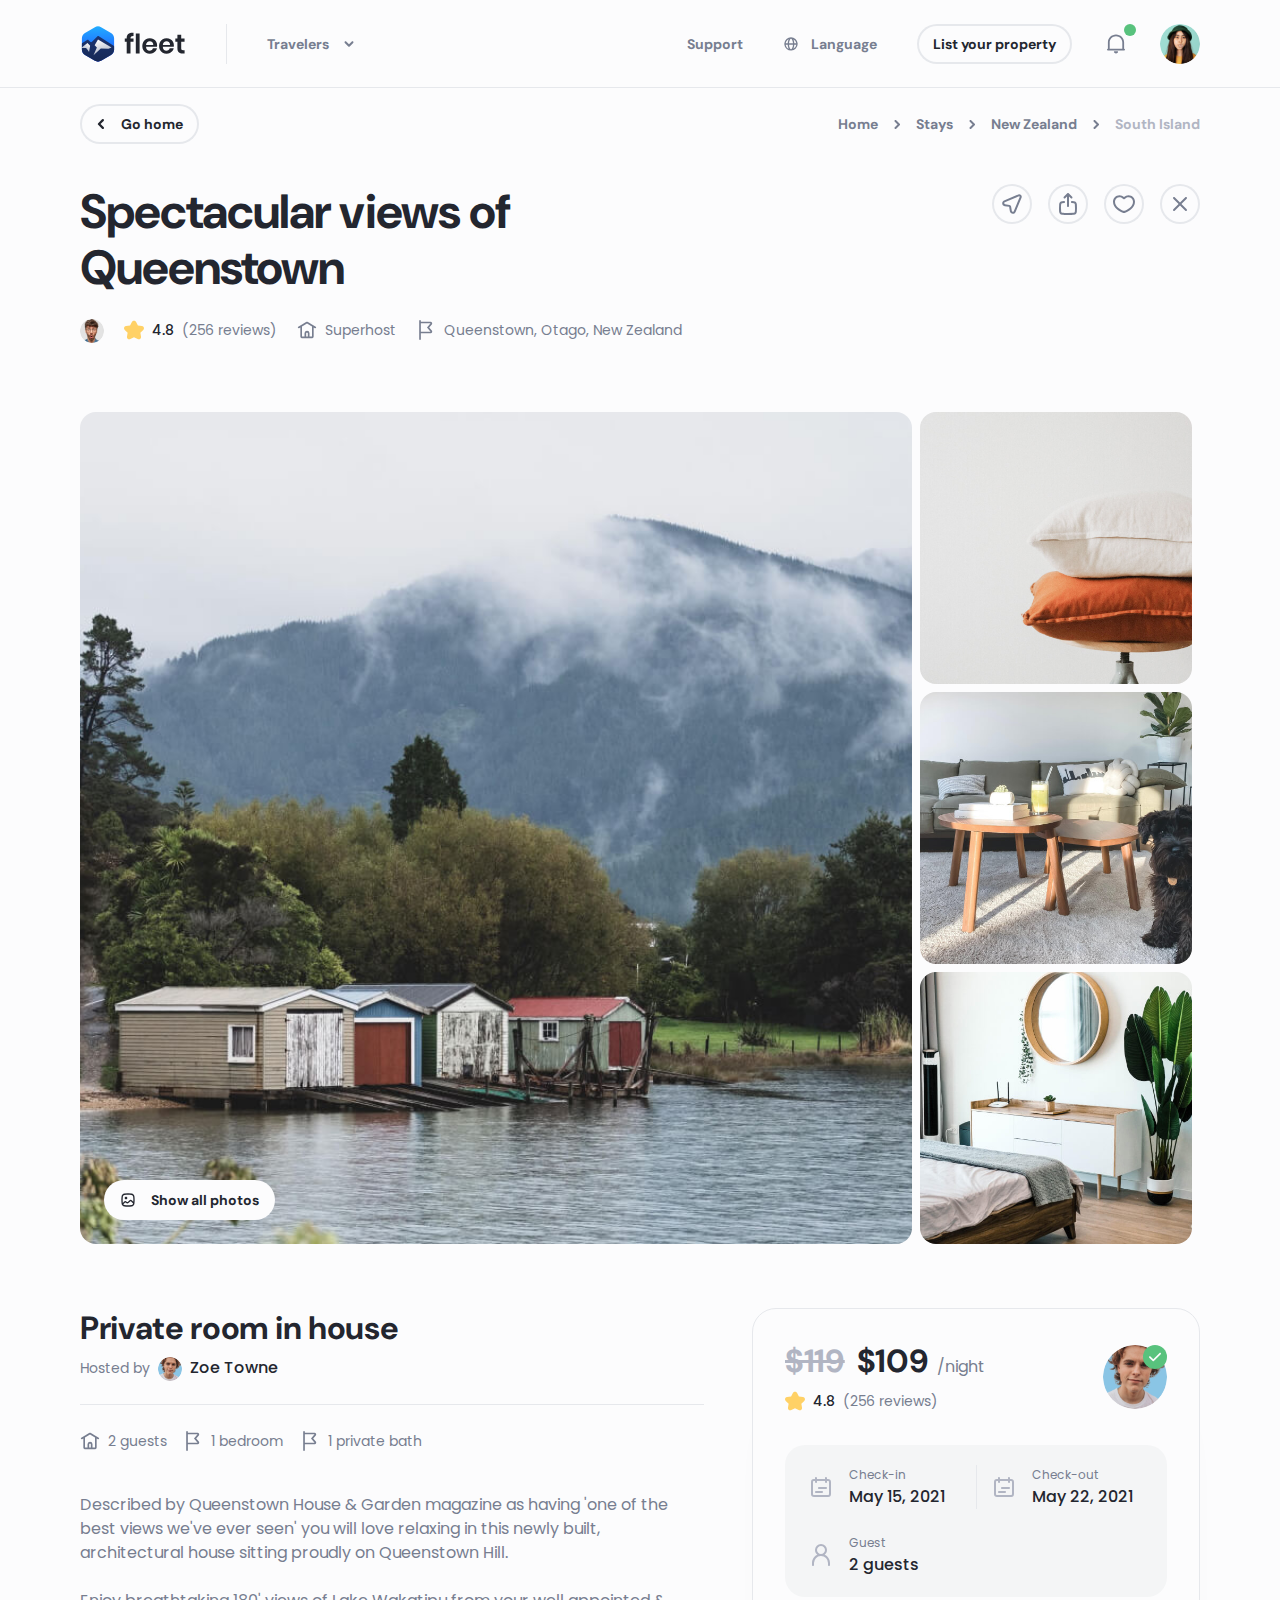
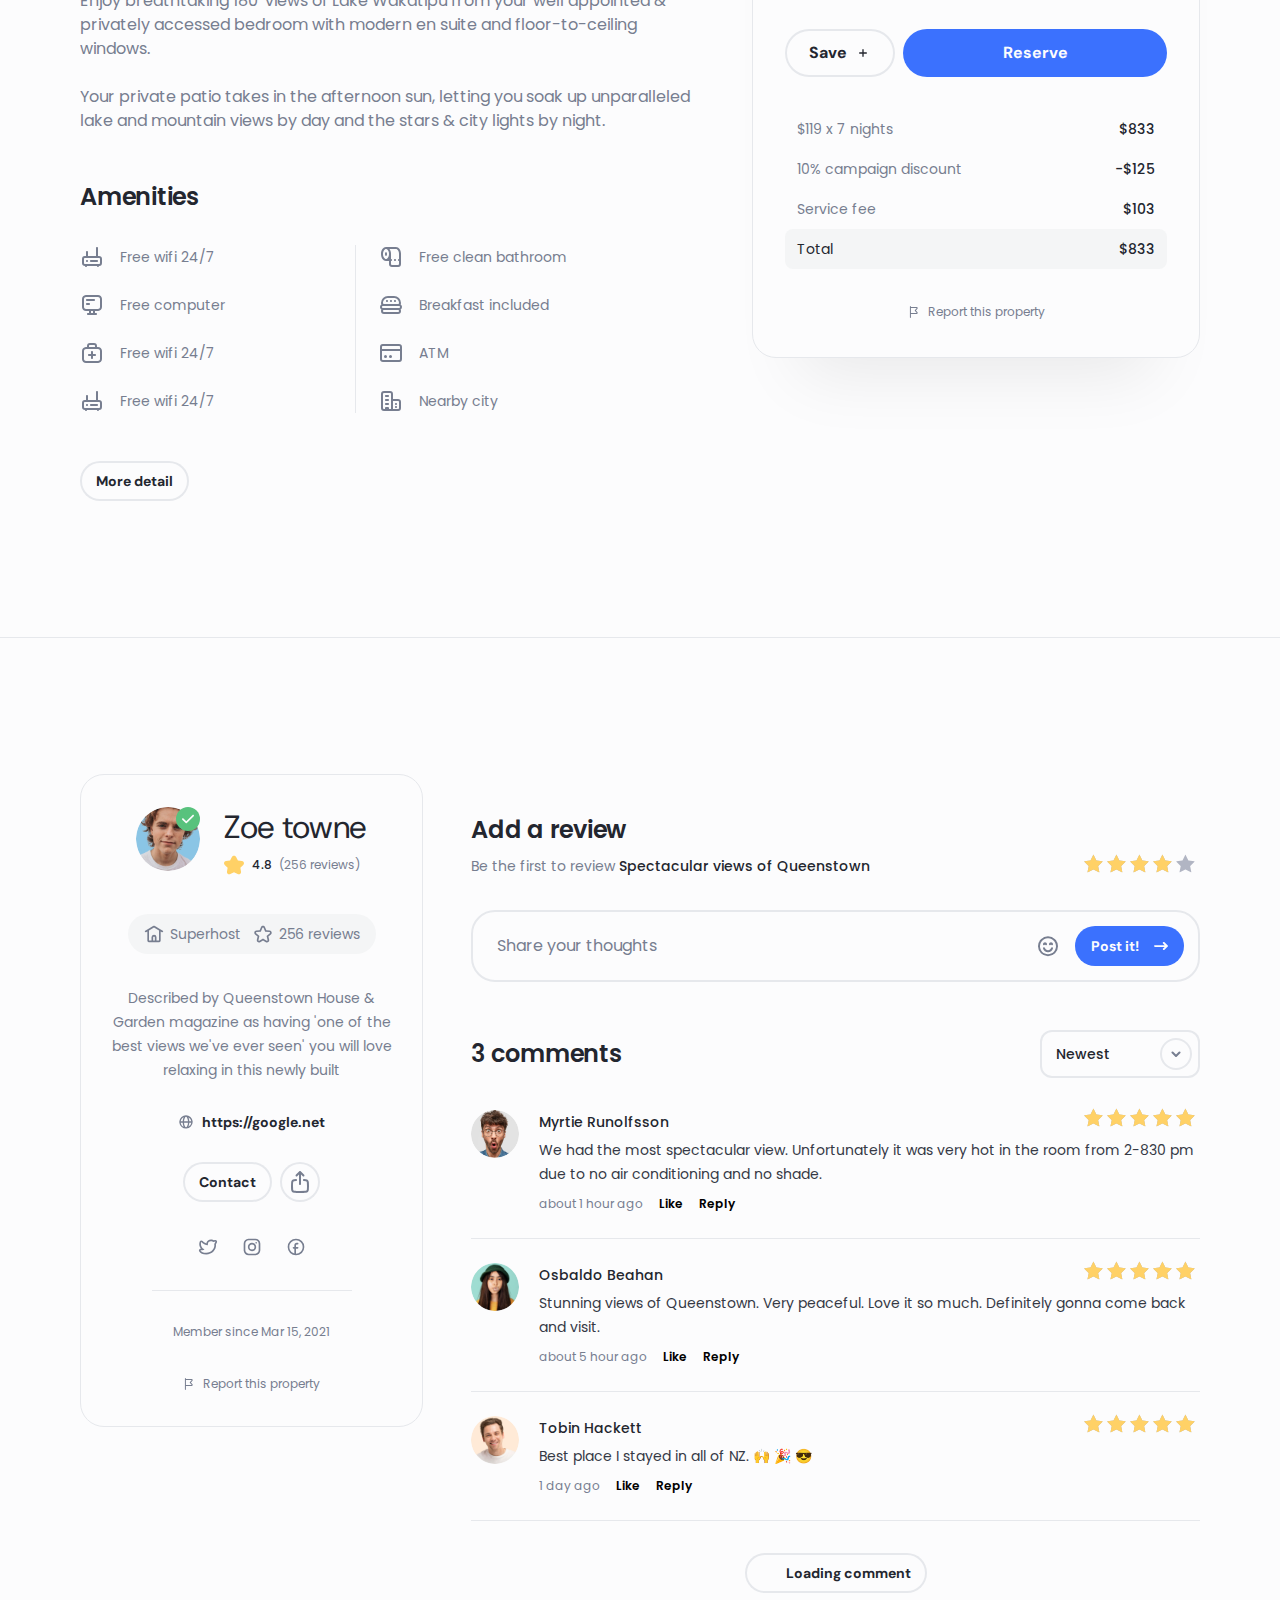
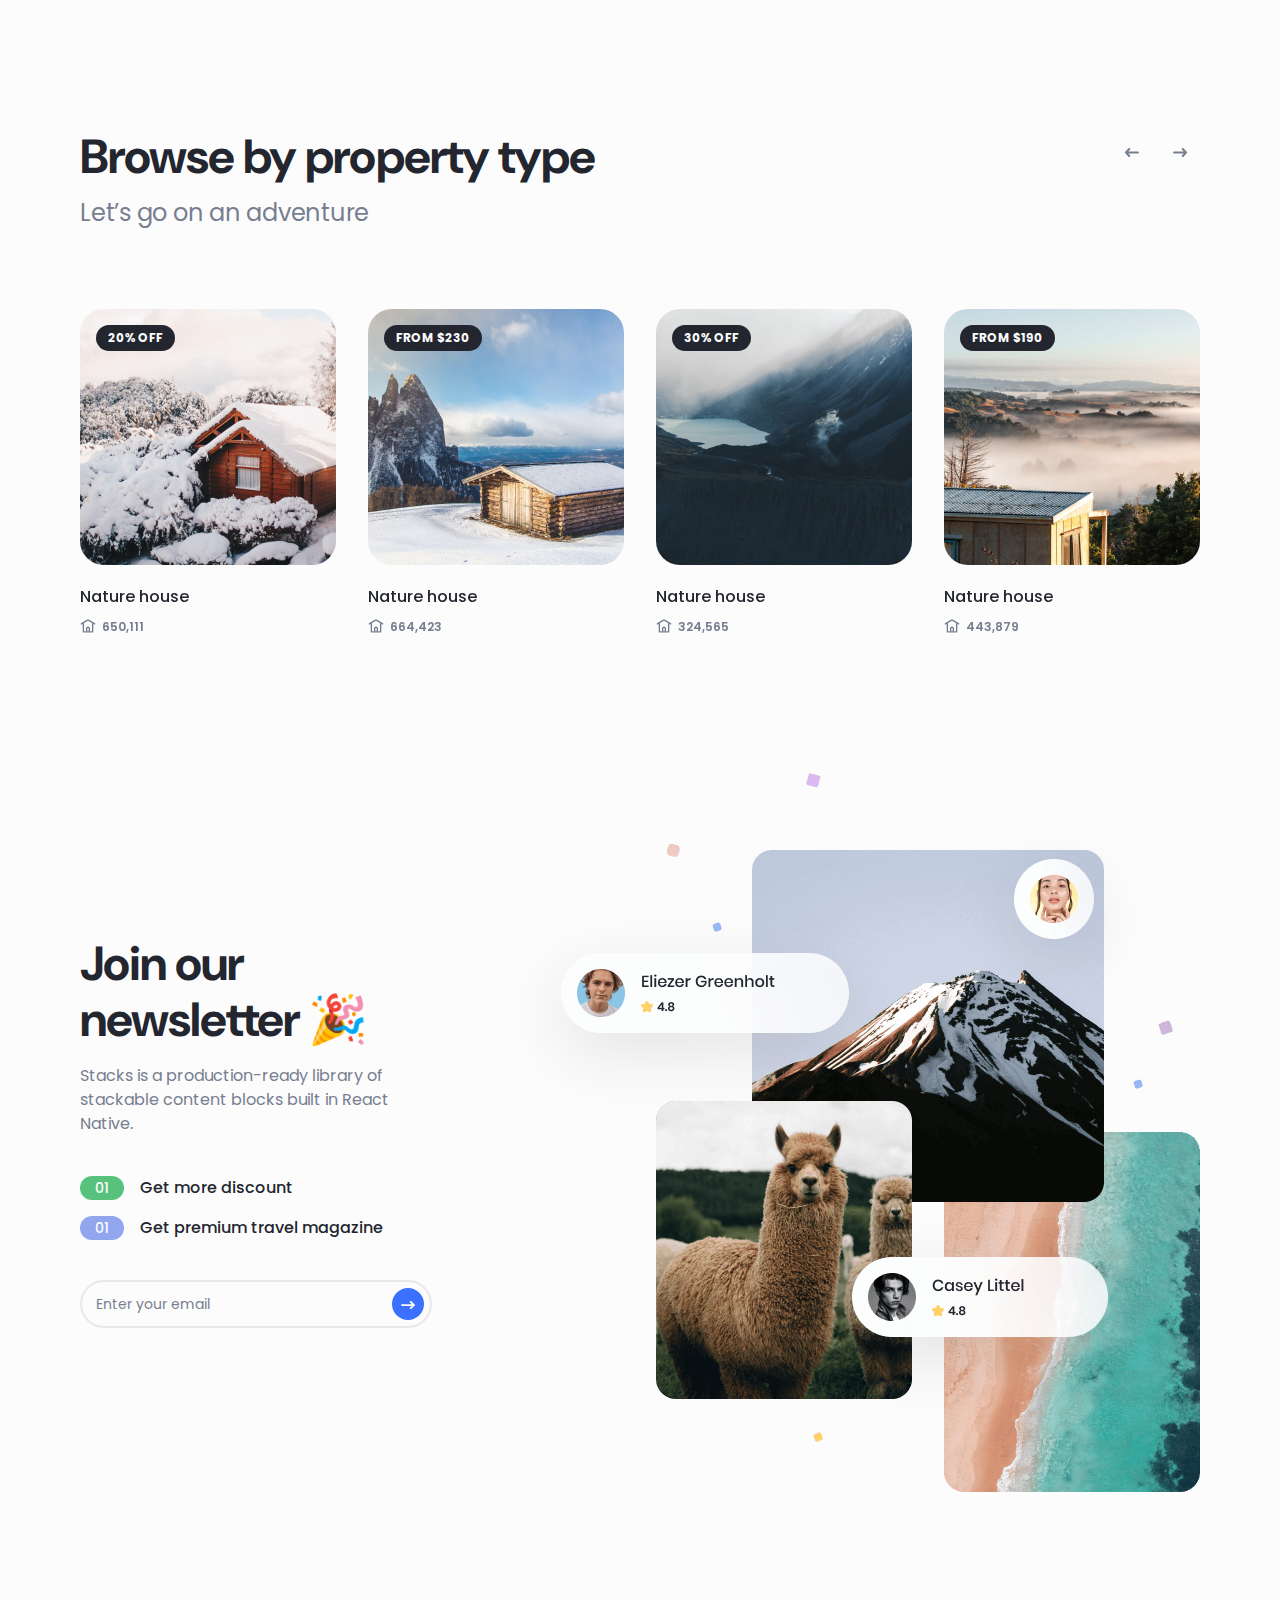
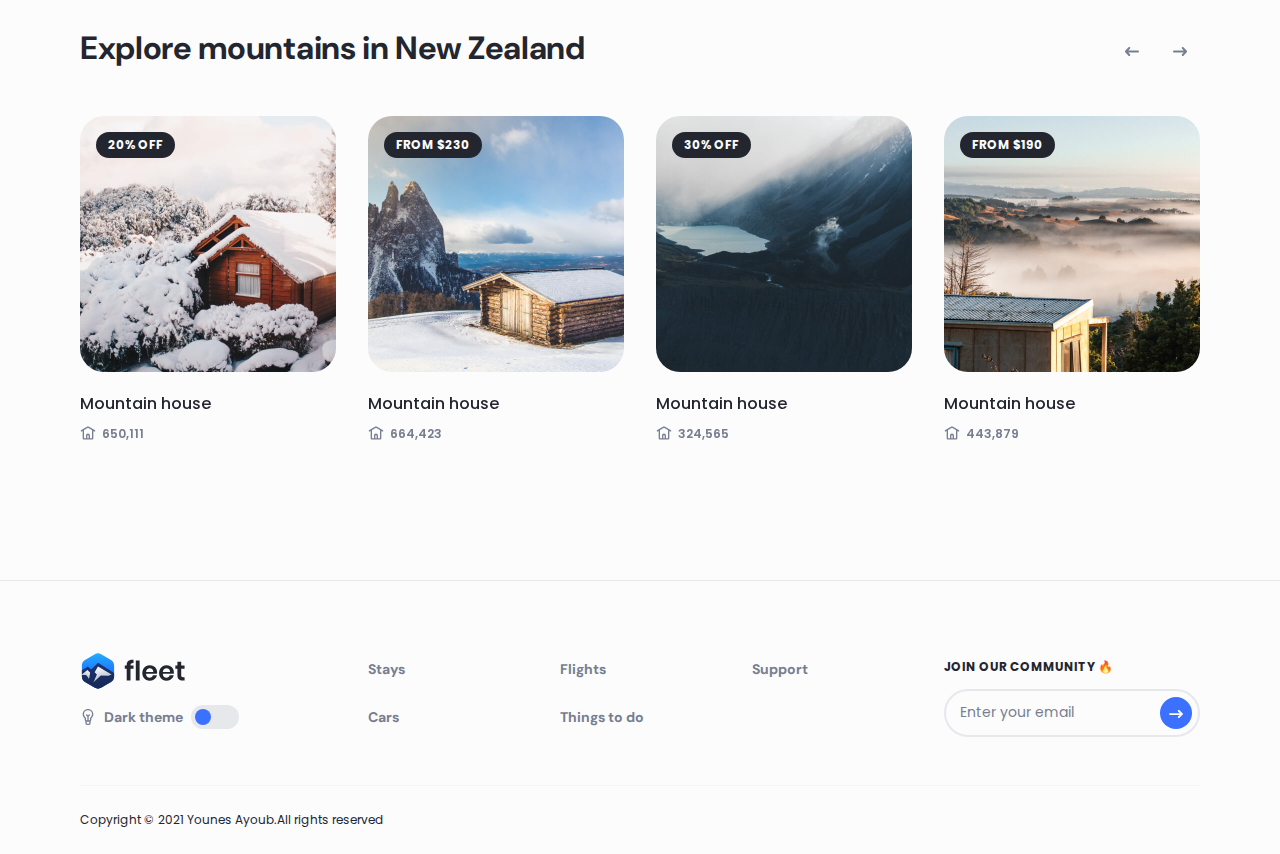
<file: stays-product.html>
<!DOCTYPE html>
<html lang="en">
  <head>
    <meta charset="utf-8">
    <title>Fleet</title>
    <meta http-equiv="X-UA-Compatible" content="IE=Edge">
    <meta name="viewport" content="width=device-width, initial-scale=1, maximum-scale=1.0, user-scalable=no">
    <meta name="format-detection" content="telephone=no">
    <link rel="apple-touch-icon" sizes="180x180" href="assets/images/apple-touch-icon.png">
    <link rel="icon" type="image/png" sizes="32x32" href="assets/images/favicon-32x32.png">
    <link rel="shortcut icon" href="assets/images/logo-light.svg" type="image/x-icon">
    <link rel="icon" type="image/png" sizes="16x16" href="assets/images/favicon-16x16.png">
    <link rel="manifest" href="assets/images/site.webmanifest">
    <link rel="mask-icon" href="assets/images/safari-pinned-tab.svg" color="#5bbad5">
    <meta name="msapplication-TileColor" content="#da532c">
    <meta name="theme-color" content="#ffffff">
    <meta name="description" content="Epic Travel Shopping Design Kit">
    <meta name="twitter:card" content="summary">
    <meta name="twitter:site" content="@ui8">
    <meta name="twitter:title" content="Fleet – Travel Shopping UI Kit">
    <meta name="twitter:description" content="Epic Travel Shopping Design Kit">
    <meta name="twitter:creator" content="@ui8">
    <meta property="og:title" content="Fleet – Travel Shopping UI Kit">
    <meta property="og:type" content="Article">
    <meta property="og:image" content="https://ui8-fleet-html.herokuapp.com/assets/images/fb-og-image.jpg">
    <meta property="og:description" content="Epic Travel Shopping Design Kit">
    <meta property="og:site_name" content="Fleet – Travel Shopping UI Kit">
    <meta property="fb:admins" content="132951670226590">
    <link rel="preconnect" href="https://fonts.gstatic.com">
    <link href="https://fonts.googleapis.com/css2?family=DM+Sans:wght@700&amp;family=Poppins:wght@400;500;600;700&amp;display=swap" rel="stylesheet">
    <link rel="stylesheet" media="all" href="styles/style.css">
    <script>
      var viewportmeta = document.querySelector('meta[name="viewport"]');
      if (viewportmeta) {
        if (screen.width < 375) {
          var newScale = screen.width / 375;
          viewportmeta.content = 'width=375, minimum-scale=' + newScale + ', maximum-scale=1.0, user-scalable=no, initial-scale=' + newScale + '';
        } else {
          viewportmeta.content = 'width=device-width, maximum-scale=1.0, initial-scale=1.0';
        }
      }
    </script>
  </head>
  <body>
    <script>
        console.log(localStorage.getItem('darkMode'));
        if (localStorage.getItem('darkMode') === "on") {
          document.body.classList.add("dark");
          document.addEventListener("DOMContentLoaded", function() {
            document.querySelector('.js-theme input').checked = true;
          });
        }
      </script>
      <!-- outer-->
      <div class="outer">
        <!-- header-->
        <header class="header js-header header_border">
          <div class="header__center center"><a class="header__logo" href="index.html"><img class="some-icon" src="assets/images/logo-dark.svg" alt="Fleet"><img class="some-icon-dark" src="assets/images/logo-light.svg" alt="Fleet"></a>
            <div class="header__wrapper js-header-wrapper">
              <div class="header__item header__item_dropdown js-header-item">
                <button class="header__head js-header-head">Travelers
                  <svg class="icon icon-arrow-down">
                    <use xlink:href="#icon-arrow-down"></use>
                  </svg>
                </button>
                <div class="header__body js-header-body">
                  <div class="header__menu"><a class="header__link active" href="index.html">
                      <svg class="icon icon-comment">
                        <use xlink:href="#icon-comment"></use>
                      </svg>Stays</a><a class="header__link" href="#">
                      <svg class="icon icon-email">
                        <use xlink:href="#icon-email"></use>
                      </svg>Flights</a><a class="header__link" href="#">
                      <svg class="icon icon-home">
                        <use xlink:href="#icon-home"></use>
                      </svg>Things to do</a><a class="header__link" href="#">
                      <svg class="icon icon-email">
                        <use xlink:href="#icon-email"></use>
                      </svg>Cars</a></div>
                </div>
              </div><a class="header__item" href="#">Support</a>
              <div class="header__item header__item_language js-header-item">
                <button class="header__head js-header-head">
                  <svg class="icon icon-globe">
                    <use xlink:href="#icon-globe"></use>
                  </svg>Language
                </button>
                <div class="header__body js-header-body">
                  <div class="header__list"><a class="header__box active" href="#">
                      <div class="header__category">English</div>
                      <div class="header__country">United States</div></a><a class="header__box" href="#">
                      <div class="header__category">Vietnamese</div>
                      <div class="header__country">Vietnamese</div></a><a class="header__box" href="#">
                      <div class="header__category">Français</div>
                      <div class="header__country">Belgique</div></a><a class="header__box" href="#">
                      <div class="header__category">Français</div>
                      <div class="header__country">Canada</div></a></div>
                </div>
              </div><a class="button button-stroke button-small header__button" href="#">List your property</a>
            </div>
            <div class="header__item header__item_notification js-header-item">
              <button class="header__head js-header-head active">
                <svg class="icon icon-notification">
                  <use xlink:href="#icon-notification"></use>
                </svg>
              </button>
              <div class="header__body js-header-body">
                <div class="header__title">Notification</div>
                <div class="header__notifications"><a class="header__notification" href="#">
                    <div class="header__avatar"><img src="assets/images/avatar-1.jpg" alt="Avatar"></div>
                    <div class="header__details">
                      <div class="header__subtitle">Kohaku Tora</div>
                      <div class="header__content">just sent you a message</div>
                      <div class="header__date">1 minute ago</div>
                      <div class="header__status" style="background-color: #3B71FE;"></div>
                    </div></a><a class="header__notification" href="#">
                    <div class="header__avatar"><img src="assets/images/avatar-1.jpg" alt="Avatar"></div>
                    <div class="header__details">
                      <div class="header__subtitle">Kohaku Tora</div>
                      <div class="header__content">just sent you a message</div>
                      <div class="header__date">3 hours ago</div>
                      <div class="header__status" style="background-color: #3B71FE;"></div>
                    </div></a></div>
              </div>
            </div><a class="header__login js-popup-open" href="#popup-login" data-effect="mfp-zoom-in">
              <svg class="icon icon-user">
                <use xlink:href="#icon-user"></use>
              </svg></a>
            <div class="header__item header__item_user js-header-item">
              <button class="header__head js-header-head"><img src="assets/images/avatar-2.jpg" alt="Avatar"></button>
              <div class="header__body js-header-body">
                <div class="header__group">
                  <div class="header__menu"><a class="header__link" href="#">
                      <svg class="icon icon-comment">
                        <use xlink:href="#icon-comment"></use>
                      </svg>Messages</a><a class="header__link" href="#">
                      <svg class="icon icon-home">
                        <use xlink:href="#icon-home"></use>
                      </svg>Bookings</a><a class="header__link" href="#">
                      <svg class="icon icon-email">
                        <use xlink:href="#icon-email"></use>
                      </svg>Wishlists</a></div>
                  <div class="header__menu"><a class="header__link" href="#">
                      <svg class="icon icon-building">
                        <use xlink:href="#icon-building"></use>
                      </svg>List your property</a><a class="header__link" href="#">
                      <svg class="icon icon-flag">
                        <use xlink:href="#icon-flag"></use>
                      </svg>Host an experience</a></div>
                </div>
                <div class="header__btns"><a class="button button-small header__button" href="#">Account</a>
                  <button class="button-stroke button-small header__button">Log out</button>
                </div>
              </div>
            </div>
            <button class="header__burger js-header-burger"></button>
          </div>
        </header>
        <!-- outer content-->
        <div class="outer__inner">
          <div class="section-mb64 product">
            <div class="product__center center">
              <div class="control"><a class="button-stroke button-small control__button" href="stays-category.html">
                  <svg class="icon icon-arrow-left">
                    <use xlink:href="#icon-arrow-left"></use>
                  </svg><span>Go home</span></a>
                <ul class="breadcrumbs">
                  <li class="breadcrumbs__item"><a class="breadcrumbs__link" href="index.html">Home</a></li>
                  <li class="breadcrumbs__item"><a class="breadcrumbs__link" href="index.html">Stays</a></li>
                  <li class="breadcrumbs__item"><a class="breadcrumbs__link" href="stays-category.html">New Zealand</a></li>
                  <li class="breadcrumbs__item">South Island</li>
                </ul>
              </div>
              <div class="product__head">
                <div class="product__box">
                  <h2 class="product__title h2">Spectacular views of Queenstown</h2>
                  <div class="product__line">
                    <div class="product__avatar"><img src="assets/images/avatar-1.jpg" alt="Avatar"></div>
                    <div class="product__rating">
                      <svg class="icon icon-star">
                        <use xlink:href="#icon-star"></use>
                      </svg>
                      <div class="product__number">4.8</div>
                      <div class="product__reviews">(256 reviews)</div>
                    </div>
                    <div class="product__options">
                      <div class="product__option">
                        <svg class="icon icon-home">
                          <use xlink:href="#icon-home"></use>
                        </svg>Superhost
                      </div>
                      <div class="product__option">
                        <svg class="icon icon-flag">
                          <use xlink:href="#icon-flag"></use>
                        </svg>Queenstown, Otago, New Zealand
                      </div>
                    </div>
                  </div>
                </div>
                <div class="actions js-actions">
                  <div class="actions__list">
                    <div class="actions__item actions__item_map js-actions-item">
                      <button class="button-circle-stroke button-small actions__button js-actions-button">
                        <svg class="icon icon-location">
                          <use xlink:href="#icon-location"></use>
                        </svg>
                      </button>
                      <div class="actions__body js-actions-body">
                        <iframe src="https://www.google.com/maps/embed?pb=!1m18!1m12!1m3!1d63817.0803287881!2d168.63234961382247!3d-45.04173987887954!2m3!1f0!2f0!3f0!3m2!1i1024!2i768!4f13.1!3m3!1m2!1s0xa9d51df1d7a8de5f%3A0x500ef868479a600!2z0JrRg9C40L3RgdGC0LDRg9C9LCDQndC-0LLQsNGPINCX0LXQu9Cw0L3QtNC40Y8!5e0!3m2!1sru!2sua!4v1624887132616!5m2!1sru!2sua" width="600" height="450"></iframe>
                      </div>
                    </div>
                    <div class="actions__item actions__item_share js-actions-item">
                      <button class="button-circle-stroke button-small actions__button js-actions-button">
                        <svg class="icon icon-share">
                          <use xlink:href="#icon-share"></use>
                        </svg>
                      </button>
                      <div class="actions__body js-actions-body">
                        <div class="actions__title">Share link to this page</div>
                        <div class="actions__list share-btn" data-url="#"><a class="actions__link btn-twitter" data-id="tw"><span>
                              <svg class="icon icon-twitter">
                                <use xlink:href="#icon-twitter"></use>
                              </svg></span></a><a class="actions__link btn-facebook" data-id="fb"><span>
                              <svg class="icon icon-facebook">
                                <use xlink:href="#icon-facebook"></use>
                              </svg></span></a></div>
                      </div>
                    </div>
                    <div class="actions__item">
                      <button class="button-circle-stroke button-small actions__favorite js-actions-favorite">
                        <svg class="icon icon-heart">
                          <use xlink:href="#icon-heart"></use>
                        </svg>
                        <svg class="icon icon-heart-fill">
                          <use xlink:href="#icon-heart-fill"></use>
                        </svg>
                      </button>
                    </div>
                    <div class="actions__item"><a class="button-circle-stroke button-small actions__button" href="stays-category.html">
                        <svg class="icon icon-close">
                          <use xlink:href="#icon-close"></use>
                        </svg></a></div>
                  </div>
                </div>
              </div>
              <div class="gallery">
                <div class="gallery__list gallery__list_stays">
                  <div class="gallery__preview"><a class="gallery__view" href="assets/images/photo-1.1.jpg" data-fancybox="gallery" data-caption="Spectacular views of Queenstown"><img src="assets/images/photo-1.1.jpg" alt="Gallery"></a><a class="button-white button-small gallery__button" href="#">
                      <svg class="icon icon-image">
                        <use xlink:href="#icon-image"></use>
                      </svg><span>Show all photos</span></a></div><a class="gallery__preview" href="assets/images/photo-1.2.jpg" data-fancybox="gallery"><img src="assets/images/photo-1.2.jpg" alt="Gallery"></a><a class="gallery__preview" href="assets/images/photo-1.3.jpg" data-fancybox="gallery"><img src="assets/images/photo-1.3.jpg" alt="Gallery"></a><a class="gallery__preview" href="assets/images/photo-1.4.jpg" data-fancybox="gallery"><img src="assets/images/photo-1.4.jpg" alt="Gallery"></a>
                </div>
              </div>
            </div>
          </div>
          <div class="section description">
            <div class="description__center center">
              <div class="description__wrapper">
                <h4 class="description__title h4">Private room in house</h4>
                <div class="description__profile"><span>Hosted by</span>
                  <div class="description__avatar"><img src="assets/images/avatar.jpg" alt="Avatar"></div>
                  <div class="description__name">Zoe Towne</div>
                </div>
                <div class="description__parameters">
                  <div class="description__parameter">
                    <svg class="icon icon-home">
                      <use xlink:href="#icon-home"></use>
                    </svg>2 guests
                  </div>
                  <div class="description__parameter">
                    <svg class="icon icon-flag">
                      <use xlink:href="#icon-flag"></use>
                    </svg>1 bedroom
                  </div>
                  <div class="description__parameter">
                    <svg class="icon icon-flag">
                      <use xlink:href="#icon-flag"></use>
                    </svg>1 private bath
                  </div>
                </div>
                <div class="description__content">
                  <p>Described by Queenstown House & Garden magazine as having 'one of the best views we've ever seen' you will love relaxing in this newly built, architectural house sitting proudly on Queenstown Hill.</p>
                  <p>Enjoy breathtaking 180' views of Lake Wakatipu from your well appointed & privately accessed bedroom with modern en suite and floor-to-ceiling windows.</p>
                  <p>Your private patio takes in the afternoon sun, letting you soak up unparalleled lake and mountain views by day and the stars & city lights by night.</p>
                </div>
                <div class="description__info">Amenities</div>
                <div class="description__options">
                  <div class="description__option">
                    <svg class="icon icon-modem">
                      <use xlink:href="#icon-modem"></use>
                    </svg>Free wifi 24/7
                  </div>
                  <div class="description__option">
                    <svg class="icon icon-toilet-paper">
                      <use xlink:href="#icon-toilet-paper"></use>
                    </svg>Free clean bathroom
                  </div>
                  <div class="description__option">
                    <svg class="icon icon-monitor">
                      <use xlink:href="#icon-monitor"></use>
                    </svg>Free computer
                  </div>
                  <div class="description__option">
                    <svg class="icon icon-burger">
                      <use xlink:href="#icon-burger"></use>
                    </svg>Breakfast included
                  </div>
                  <div class="description__option">
                    <svg class="icon icon-medical-case">
                      <use xlink:href="#icon-medical-case"></use>
                    </svg>Free wifi 24/7
                  </div>
                  <div class="description__option">
                    <svg class="icon icon-credit-card">
                      <use xlink:href="#icon-credit-card"></use>
                    </svg>ATM
                  </div>
                  <div class="description__option">
                    <svg class="icon icon-modem">
                      <use xlink:href="#icon-modem"></use>
                    </svg>Free wifi 24/7
                  </div>
                  <div class="description__option">
                    <svg class="icon icon-building">
                      <use xlink:href="#icon-building"></use>
                    </svg>Nearby city
                  </div>
                </div>
                <div class="description__full">
                  <div class="description__content description__content_hide">
                    <p>Described by Queenstown House & Garden magazine as having 'one of the best views we've ever seen' you will love relaxing in this newly built, architectural house sitting proudly on Queenstown Hill.</p>
                    <p>Enjoy breathtaking 180' views of Lake Wakatipu from your well appointed & privately accessed bedroom with modern en suite and floor-to-ceiling windows.</p>
                  </div>
                  <button class="button-stroke button-small description__button">More detail</button>
                </div>
              </div>
              <div class="receipt">
                <div class="receipt__head">
                  <div class="receipt__details">
                    <div class="receipt__cost">
                      <div class="receipt__old">$119</div>
                      <div class="receipt__actual">$109</div>
                      <div class="receipt__note">/night</div>
                    </div>
                    <div class="receipt__rating">
                      <svg class="icon icon-star">
                        <use xlink:href="#icon-star"></use>
                      </svg>
                      <div class="receipt__number">4.8</div>
                      <div class="receipt__reviews">(256 reviews)</div>
                    </div>
                  </div>
                  <div class="receipt__avatar"><img src="assets/images/avatar.jpg" alt="Avatar">
                    <div class="receipt__check">
                      <svg class="icon icon-check">
                        <use xlink:href="#icon-check"></use>
                      </svg>
                    </div>
                  </div>
                </div>
                <div class="receipt__description receipt__description_flex">
                  <div class="receipt__item">
                    <div class="receipt__icon">
                      <svg class="icon icon-calendar">
                        <use xlink:href="#icon-calendar"></use>
                      </svg>
                    </div>
                    <div class="receipt__box">
                      <div class="receipt__category">Check-in</div>
                      <div class="receipt__subtitle">May 15, 2021</div>
                    </div>
                  </div>
                  <div class="receipt__item">
                    <div class="receipt__icon">
                      <svg class="icon icon-calendar">
                        <use xlink:href="#icon-calendar"></use>
                      </svg>
                    </div>
                    <div class="receipt__box">
                      <div class="receipt__category">Check-out</div>
                      <div class="receipt__subtitle">May 22, 2021</div>
                    </div>
                  </div>
                  <div class="receipt__item">
                    <div class="receipt__icon">
                      <svg class="icon icon-user">
                        <use xlink:href="#icon-user"></use>
                      </svg>
                    </div>
                    <div class="receipt__box">
                      <div class="receipt__category">Guest</div>
                      <div class="receipt__subtitle">2 guests</div>
                    </div>
                  </div>
                </div>
                <div class="receipt__btns">
                  <button class="button-stroke receipt__button"><span>Save</span><span>
                      <svg class="icon icon-plus">
                        <use xlink:href="#icon-plus"></use>
                      </svg>
                      <svg class="icon icon-check">
                        <use xlink:href="#icon-check"></use>
                      </svg></span></button><a class="button receipt__button" href="stays-checkout.html"><span>Reserve</span>
                    <svg class="icon icon-bag">
                      <use xlink:href="#icon-bag"></use>
                    </svg></a>
                </div>
                <div class="receipt__table">
                  <div class="receipt__line">
                    <div class="receipt__cell">$119 x 7 nights</div>
                    <div class="receipt__cell">$833</div>
                  </div>
                  <div class="receipt__line">
                    <div class="receipt__cell">10% campaign discount</div>
                    <div class="receipt__cell">-$125</div>
                  </div>
                  <div class="receipt__line">
                    <div class="receipt__cell">Service fee</div>
                    <div class="receipt__cell">$103</div>
                  </div>
                  <div class="receipt__line">
                    <div class="receipt__cell">Total</div>
                    <div class="receipt__cell">$833</div>
                  </div>
                </div>
                <div class="receipt__foot">
                  <button class="receipt__report">
                    <svg class="icon icon-flag">
                      <use xlink:href="#icon-flag"></use>
                    </svg>Report this property
                  </button>
                </div>
              </div>
            </div>
          </div>
          <div class="section comments">
            <div class="comments__center center">
              <div class="profile">
                <div class="profile__head">
                  <div class="profile__line">
                    <div class="profile__avatar"><img src="assets/images/avatar.jpg" alt="Avatar">
                      <div class="profile__check">
                        <svg class="icon icon-check">
                          <use xlink:href="#icon-check"></use>
                        </svg>
                      </div>
                    </div>
                    <div class="profile__details">
                      <div class="profile__man">Zoe towne</div>
                      <div class="profile__rating">
                        <svg class="icon icon-star">
                          <use xlink:href="#icon-star"></use>
                        </svg>
                        <div class="profile__number">4.8</div>
                        <div class="profile__reviews">(256 reviews)</div>
                      </div>
                    </div>
                  </div>
                </div>
                <div class="profile__body">
                  <div class="profile__parameters">
                    <div class="profile__parameter">
                      <svg class="icon icon-home">
                        <use xlink:href="#icon-home"></use>
                      </svg>Superhost
                    </div>
                    <div class="profile__parameter">
                      <svg class="icon icon-star-outline">
                        <use xlink:href="#icon-star-outline"></use>
                      </svg>256 reviews
                    </div>
                  </div>
                  <div class="profile__info">Described by Queenstown House & Garden magazine as having 'one of the best views we've ever seen' you will love relaxing in this newly built</div><a class="profile__site" href="#" target="_blank">
                    <svg class="icon icon-globe">
                      <use xlink:href="#icon-globe"></use>
                    </svg>https://google.net</a>
                  <div class="profile__control"><a class="button-stroke button-small profile__button" href="#">Contact</a>
                    <div class="actions js-actions">
                      <div class="actions__item actions__item_share js-actions-item">
                        <button class="button-circle-stroke button-small actions__button js-actions-button">
                          <svg class="icon icon-share">
                            <use xlink:href="#icon-share"></use>
                          </svg>
                        </button>
                        <div class="actions__body actions__body_up js-actions-body">
                          <div class="actions__title">Share link to this page</div>
                          <div class="actions__list share-btn" data-url="#"><a class="actions__link btn-twitter" data-id="tw"><span>
                                <svg class="icon icon-twitter">
                                  <use xlink:href="#icon-twitter"></use>
                                </svg></span></a><a class="actions__link btn-facebook" data-id="fb"><span>
                                <svg class="icon icon-facebook">
                                  <use xlink:href="#icon-facebook"></use>
                                </svg></span></a></div>
                        </div>
                      </div>
                    </div>
                  </div>
                  <div class="profile__socials"><a class="profile__social" href="https://twitter.com/ui8" target="_blank">
                      <svg class="icon icon-twitter">
                        <use xlink:href="#icon-twitter"></use>
                      </svg></a><a class="profile__social" href="https://www.instagram.com/ui8net/" target="_blank">
                      <svg class="icon icon-instagram">
                        <use xlink:href="#icon-instagram"></use>
                      </svg></a><a class="profile__social" href="https://www.facebook.com/ui8.net/" target="_blank">
                      <svg class="icon icon-facebook">
                        <use xlink:href="#icon-facebook"></use>
                      </svg></a></div>
                  <div class="profile__note">Member since Mar 15, 2021</div>
                  <button class="profile__report">
                    <svg class="icon icon-flag">
                      <use xlink:href="#icon-flag"></use>
                    </svg>Report this property
                  </button>
                </div>
              </div>
              <div class="comment">
                <form class="comment__form">
                  <div class="comment__title">Add a review</div>
                  <div class="comment__head">
                    <div class="comment__text">Be the first to review <span>Spectacular views of Queenstown</span></div>
                    <div class="rating js-rating" data-rating="4" data-read="false"></div>
                  </div>
                  <div class="comment__field">
                    <input class="comment__input" type="text" name="comment" placeholder="Share your thoughts" required>
                    <div class="smile js-smile">
                      <button class="smile__button js-smile-button" type="button">
                        <svg class="icon icon-smile">
                          <use xlink:href="#icon-smile"></use>
                        </svg>
                        <svg class="icon icon-smile-fill">
                          <use xlink:href="#icon-smile-fill"></use>
                        </svg>
                      </button>
                      <div class="smile__body js-smile-body">
                        <div class="smile__item">❤️</div>
                        <div class="smile__item">🙌</div>
                        <div class="smile__item">👍</div>
                        <div class="smile__item">😊</div>
                        <div class="smile__item">🤣</div>
                        <div class="smile__item">😡</div>
                      </div>
                    </div>
                    <button class="button-small comment__button"><span>Post it!</span>
                      <svg class="icon icon-arrow-next">
                        <use xlink:href="#icon-arrow-next"></use>
                      </svg>
                    </button>
                  </div>
                </form>
                <div class="comment__head">
                  <div class="comment__title">3 comments</div>
                  <select class="select">
                    <option>Newest</option>
                    <option>Popular</option>
                    <option>All</option>
                  </select>
                </div>
                <div class="comment__list">
                                  <div class="comment__item">
                                    <div class="comment__avatar"><img src="assets/images/avatar-1.jpg" alt="Avatar"></div>
                                    <div class="comment__details">
                                      <div class="comment__top">
                                        <div class="comment__author">Myrtie Runolfsson</div>
                                        <div class="rating js-rating" data-rating="5" data-read="true"></div>
                                      </div>
                                      <div class="comment__content">We had the most spectacular view. Unfortunately it was very hot in the room from 2-830 pm due to no air conditioning and no shade.</div>
                                      <div class="comment__foot">
                                        <div class="comment__time">about 1 hour ago</div>
                                        <div class="comment__actions">
                                          <button class="comment__action">Like</button>
                                          <button class="comment__action">Reply</button>
                                        </div>
                                      </div>
                                    </div>
                                  </div>
                                  <div class="comment__item">
                                    <div class="comment__avatar"><img src="assets/images/avatar-2.jpg" alt="Avatar"></div>
                                    <div class="comment__details">
                                      <div class="comment__top">
                                        <div class="comment__author">Osbaldo Beahan</div>
                                        <div class="rating js-rating" data-rating="5" data-read="true"></div>
                                      </div>
                                      <div class="comment__content">Stunning views of Queenstown. Very peaceful. Love it so much. Definitely gonna come back and visit.</div>
                                      <div class="comment__foot">
                                        <div class="comment__time">about 5 hour ago</div>
                                        <div class="comment__actions">
                                          <button class="comment__action">Like</button>
                                          <button class="comment__action">Reply</button>
                                        </div>
                                      </div>
                                    </div>
                                  </div>
                                  <div class="comment__item">
                                    <div class="comment__avatar"><img src="assets/images/avatar-3.jpg" alt="Avatar"></div>
                                    <div class="comment__details">
                                      <div class="comment__top">
                                        <div class="comment__author">Tobin Hackett</div>
                                        <div class="rating js-rating" data-rating="5" data-read="true"></div>
                                      </div>
                                      <div class="comment__content">Best place I stayed in all of NZ. 🙌 🎉 😎</div>
                                      <div class="comment__foot">
                                        <div class="comment__time">1 day ago</div>
                                        <div class="comment__actions">
                                          <button class="comment__action">Like</button>
                                          <button class="comment__action">Reply</button>
                                        </div>
                                      </div>
                                    </div>
                                  </div>
                </div>
                <div class="comment__btns">
                  <button class="button-stroke button-small comment__button">
                    <div class="loader"></div><span>Loading comment</span>
                  </button>
                </div>
              </div>
            </div>
          </div>
          <div class="section browse">
            <div class="browse__center center">
              <div class="browse__inner">
                <div class="browse__head">
                  <h2 class="browse__title h2">Browse by property type</h2>
                  <div class="browse__info info">Let’s go on an adventure</div>
                </div>
                <div class="browse__wrapper">
                  <div class="browse__slider js-slider-browse"><a class="browse__card" href="stays-category.html">
                                        <div class="browse__preview"><img srcSet="assets/images/browse-pic-5.jpg 2x" src="assets/images/browse-pic-1@2x.jpg" alt="Card">
                                          <div class="status-black browse__category">20% off</div>
                                        </div>
                                        <div class="browse__subtitle">Nature house</div>
                                        <div class="browse__content">
                                          <svg class="icon icon-home">
                                            <use xlink:href="#icon-home"></use>
                                          </svg>650,111
                                        </div></a><a class="browse__card" href="stays-category.html">
                                        <div class="browse__preview"><img srcSet="assets/images/browse-pic-6.jpg 2x" src="assets/images/browse-pic-2@2x.jpg" alt="Card">
                                          <div class="status-black browse__category">from $230</div>
                                        </div>
                                        <div class="browse__subtitle">Nature house</div>
                                        <div class="browse__content">
                                          <svg class="icon icon-home">
                                            <use xlink:href="#icon-home"></use>
                                          </svg>664,423
                                        </div></a><a class="browse__card" href="stays-category.html">
                                        <div class="browse__preview"><img srcSet="assets/images/browse-pic-7.jpg 2x" src="assets/images/browse-pic-3@2x.jpg" alt="Card">
                                          <div class="status-black browse__category">30% off</div>
                                        </div>
                                        <div class="browse__subtitle">Nature house</div>
                                        <div class="browse__content">
                                          <svg class="icon icon-home">
                                            <use xlink:href="#icon-home"></use>
                                          </svg>324,565
                                        </div></a><a class="browse__card" href="stays-category.html">
                                        <div class="browse__preview"><img srcSet="assets/images/browse-pic-8.jpg 2x" src="assets/images/browse-pic-4@2x.jpg" alt="Card">
                                          <div class="status-black browse__category">from $190</div>
                                        </div>
                                        <div class="browse__subtitle">Nature house</div>
                                        <div class="browse__content">
                                          <svg class="icon icon-home">
                                            <use xlink:href="#icon-home"></use>
                                          </svg>443,879
                                        </div></a><a class="browse__card" href="stays-category.html">
                                        <div class="browse__preview"><img srcSet="assets/images/browse-pic-5.jpg 2x" src="assets/images/browse-pic-1@2x.jpg" alt="Card">
                                          <div class="status-black browse__category">20% off</div>
                                        </div>
                                        <div class="browse__subtitle">Nature house</div>
                                        <div class="browse__content">
                                          <svg class="icon icon-home">
                                            <use xlink:href="#icon-home"></use>
                                          </svg>650,111
                                        </div></a><a class="browse__card" href="stays-category.html">
                                        <div class="browse__preview"><img srcSet="assets/images/browse-pic-6.jpg 2x" src="assets/images/browse-pic-2@2x.jpg" alt="Card">
                                          <div class="status-black browse__category">from $230</div>
                                        </div>
                                        <div class="browse__subtitle">Nature house</div>
                                        <div class="browse__content">
                                          <svg class="icon icon-home">
                                            <use xlink:href="#icon-home"></use>
                                          </svg>664,423
                                        </div></a><a class="browse__card" href="stays-category.html">
                                        <div class="browse__preview"><img srcSet="assets/images/browse-pic-7.jpg 2x" src="assets/images/browse-pic-3@2x.jpg" alt="Card">
                                          <div class="status-black browse__category">20% off</div>
                                        </div>
                                        <div class="browse__subtitle">Nature house</div>
                                        <div class="browse__content">
                                          <svg class="icon icon-home">
                                            <use xlink:href="#icon-home"></use>
                                          </svg>324,565
                                        </div></a>
                  </div>
                </div>
              </div>
            </div>
          </div>
          <div class="section newsletter">
            <div class="newsletter__center center">
              <div class="newsletter__wrap">
                <h2 class="newsletter__title h2">Join our newsletter 🎉</h2>
                <div class="newsletter__info">Stacks is a production-ready library of stackable content blocks built in React Native.</div>
                <div class="newsletter__list">
                  <div class="newsletter__item">
                    <div class="newsletter__number" style="background-color: #58C27D;">01</div>
                    <div class="newsletter__text">Get more discount</div>
                  </div>
                  <div class="newsletter__item">
                    <div class="newsletter__number" style="background-color: #92A5EF;">01</div>
                    <div class="newsletter__text">Get premium travel magazine</div>
                  </div>
                </div>
                <form class="subscription">
                  <input class="subscription__input" type="email" name="email" placeholder="Enter your email" required="required"/>
                  <button class="subscription__btn">
                    <svg class="icon icon-arrow-next">
                      <use xlink:href="#icon-arrow-next"></use>
                    </svg>
                  </button>
                </form>
              </div>
              <div class="newsletter__gallery">
                <div class="newsletter__preview"><img class="some-icon" srcSet="assets/images/newsletter-pic-1@2x.png 2x" src="assets/images/newsletter-pic-1.png" alt="Newsletter"><img class="some-icon-dark" srcSet="assets/images/newsletter-pic-dark-1@2x.png 2x" src="assets/images/newsletter-pic-dark-1.png" alt="Newsletter"></div>
                <div class="newsletter__preview"><img class="some-icon" srcSet="assets/images/newsletter-pic-2@2x.png 2x" src="assets/images/newsletter-pic-2.png" alt="Newsletter"><img class="some-icon-dark" srcSet="assets/images/newsletter-pic-dark-2@2x.png 2x" src="assets/images/newsletter-pic-dark-2.png" alt="Newsletter"></div>
                <div class="newsletter__preview"><img class="some-icon" srcSet="assets/images/newsletter-pic-3@2x.png 2x" src="assets/images/newsletter-pic-3.png" alt="Newsletter"><img class="some-icon-dark" srcSet="assets/images/newsletter-pic-dark-3@2x.png 2x" src="assets/images/newsletter-pic-dark-3.png" alt="Newsletter"></div>
                <div class="newsletter__preview"><img class="some-icon" srcSet="assets/images/newsletter-pic-4@2x.png 2x" src="assets/images/newsletter-pic-4.png" alt="Newsletter"><img class="some-icon-dark" srcSet="assets/images/newsletter-pic-dark-4@2x.png 2x" src="assets/images/newsletter-pic-dark-4.png" alt="Newsletter"></div>
              </div>
            </div>
          </div>
          <div class="section browse">
            <div class="browse__center center">
              <div class="browse__inner">
                <div class="browse__head browse__head_small">
                  <h4 class="browse__title h4">Explore mountains in New Zealand</h4>
                </div>
                <div class="browse__wrapper">
                  <div class="browse__slider js-slider-browse"><a class="browse__card" href="stays-category.html">
                                        <div class="browse__preview"><img srcSet="assets/images/browse-pic-5.jpg 2x" src="assets/images/browse-pic-1@2x.jpg" alt="Card">
                                          <div class="status-black browse__category">20% off</div>
                                        </div>
                                        <div class="browse__subtitle">Mountain house</div>
                                        <div class="browse__content">
                                          <svg class="icon icon-home">
                                            <use xlink:href="#icon-home"></use>
                                          </svg>650,111
                                        </div></a><a class="browse__card" href="stays-category.html">
                                        <div class="browse__preview"><img srcSet="assets/images/browse-pic-6.jpg 2x" src="assets/images/browse-pic-2@2x.jpg" alt="Card">
                                          <div class="status-black browse__category">from $230</div>
                                        </div>
                                        <div class="browse__subtitle">Mountain house</div>
                                        <div class="browse__content">
                                          <svg class="icon icon-home">
                                            <use xlink:href="#icon-home"></use>
                                          </svg>664,423
                                        </div></a><a class="browse__card" href="stays-category.html">
                                        <div class="browse__preview"><img srcSet="assets/images/browse-pic-7.jpg 2x" src="assets/images/browse-pic-3@2x.jpg" alt="Card">
                                          <div class="status-black browse__category">30% off</div>
                                        </div>
                                        <div class="browse__subtitle">Mountain house</div>
                                        <div class="browse__content">
                                          <svg class="icon icon-home">
                                            <use xlink:href="#icon-home"></use>
                                          </svg>324,565
                                        </div></a><a class="browse__card" href="stays-category.html">
                                        <div class="browse__preview"><img srcSet="assets/images/browse-pic-8.jpg 2x" src="assets/images/browse-pic-4@2x.jpg" alt="Card">
                                          <div class="status-black browse__category">from $190</div>
                                        </div>
                                        <div class="browse__subtitle">Mountain house</div>
                                        <div class="browse__content">
                                          <svg class="icon icon-home">
                                            <use xlink:href="#icon-home"></use>
                                          </svg>443,879
                                        </div></a><a class="browse__card" href="stays-category.html">
                                        <div class="browse__preview"><img srcSet="assets/images/browse-pic-5.jpg 2x" src="assets/images/browse-pic-1@2x.jpg" alt="Card">
                                          <div class="status-black browse__category">20% off</div>
                                        </div>
                                        <div class="browse__subtitle">Mountain house</div>
                                        <div class="browse__content">
                                          <svg class="icon icon-home">
                                            <use xlink:href="#icon-home"></use>
                                          </svg>650,111
                                        </div></a><a class="browse__card" href="stays-category.html">
                                        <div class="browse__preview"><img srcSet="assets/images/browse-pic-6.jpg 2x" src="assets/images/browse-pic-2@2x.jpg" alt="Card">
                                          <div class="status-black browse__category">from $230</div>
                                        </div>
                                        <div class="browse__subtitle">Mountain house</div>
                                        <div class="browse__content">
                                          <svg class="icon icon-home">
                                            <use xlink:href="#icon-home"></use>
                                          </svg>664,423
                                        </div></a><a class="browse__card" href="stays-category.html">
                                        <div class="browse__preview"><img srcSet="assets/images/browse-pic-7.jpg 2x" src="assets/images/browse-pic-3@2x.jpg" alt="Card">
                                          <div class="status-black browse__category">20% off</div>
                                        </div>
                                        <div class="browse__subtitle">Mountain house</div>
                                        <div class="browse__content">
                                          <svg class="icon icon-home">
                                            <use xlink:href="#icon-home"></use>
                                          </svg>324,565
                                        </div></a>
                  </div>
                </div>
              </div>
            </div>
          </div>
        </div>
        <!-- footer-->
        <footer class="footer">
          <div class="footer__center center">
            <div class="footer__row">
              <div class="footer__col"><a class="footer__logo" href="index.html"><img class="some-icon" src="assets/images/logo-dark.svg" alt="Fleet"><img class="some-icon-dark" src="assets/images/logo-light.svg" alt="Fleet"></a>
                <div class="footer__theme">
                  <svg class="icon icon-bulb">
                    <use xlink:href="#icon-bulb"></use>
                  </svg>Dark theme
                  <label class="theme js-theme">
                    <input class="theme__input" type="checkbox"/><span class="theme__inner"><span class="theme__box"></span></span>
                  </label>
                </div>
              </div>
              <div class="footer__col">
                <div class="footer__menu"><a class="footer__link" href="index.html">Stays</a><a class="footer__link" href="#">Flights</a><a class="footer__link" href="#">Support</a><a class="footer__link" href="#">Cars</a><a class="footer__link" href="#">Things to do</a></div>
              </div>
              <div class="footer__col">
                <div class="footer__info">Join our community 🔥</div>
                <form class="subscription">
                  <input class="subscription__input" type="email" name="email" placeholder="Enter your email" required="required"/>
                  <button class="subscription__btn">
                    <svg class="icon icon-arrow-next">
                      <use xlink:href="#icon-arrow-next"></use>
                    </svg>
                  </button>
                </form>
              </div>
            </div>
            <div class="footer__bottom">
              <div class="footer__copyright">Copyright © 2021 Younes Ayoub.All rights reserved</div>
            </div>
          </div>
        </footer>
      </div>
      <div class="popup popup_login mfp-hide" id="popup-login">
        <div class="login">
          <div class="login__item">
            <div class="login__title h3">Sign up on Fleet</div>
            <div class="login__info">Use Your OpenID to Sign up</div>
            <div class="login__btns">
              <button class="button login__button">
                <svg class="icon icon-google">
                  <use xlink:href="#icon-google"></use>
                </svg><span>Google</span>
              </button>
              <button class="button-black login__button">
                <svg class="icon icon-apple">
                  <use xlink:href="#icon-apple"></use>
                </svg><span>Apple</span>
              </button>
            </div>
            <div class="login__note">Or continue with email</div>
            <div class="subscription">
              <input class="subscription__input" type="email" name="email" placeholder="Enter your email" required>
              <button class="subscription__btn">
                <svg class="icon icon-arrow-next">
                  <use xlink:href="#icon-arrow-next"></use>
                </svg>
              </button>
            </div>
            <div class="login__foot">Already have an account? <a class="login__link" href="#">Login</a></div>
          </div>
          <div class="login__item">
            <div class="login__title h3">Sign in</div>
            <div class="login__form">
              <div class="field field_view">
                <div class="field__wrap">
                  <input class="field__input" type="password" name="password" placeholder="Password" required>
                  <button class="field__view">
                    <svg class="icon icon-eye">
                      <use xlink:href="#icon-eye"></use>
                    </svg>
                  </button>
                </div>
              </div>
              <button class="button login__button">Login</button>
            </div>
            <div class="login__foot"><a class="login__password" href="#">Forgot password?</a></div>
          </div>
          <div class="login__item">
            <div class="login__title h3">Let’s confirm it’s really you</div>
            <div class="login__info">Help us secure your account. Please complete the verifications below</div>
            <div class="login__form">
              <div class="login__variants">
                <label class="radio">
                  <input class="radio__input" type="radio" name="login" checked="checked"/><span class="radio__inner"><span class="radio__tick"></span><span class="radio__text">Get the code by text message (SM) at +1 234 567 890</span></span>
                </label>
                <label class="radio">
                  <input class="radio__input" type="radio" name="login"/><span class="radio__inner"><span class="radio__tick"></span><span class="radio__text">Get the code by email at tranm••••••••••••@gm•••.com</span></span>
                </label>
              </div>
              <button class="button login__button">Continue</button>
            </div>
          </div>
          <div class="login__item">
            <div class="login__title h3">Enter your security code</div>
            <div class="login__info">We texted your code to +1 234 567 890</div>
            <div class="login__form">
              <div class="login__code">
                <div class="login__number">
                  <input type="tel">
                </div>
                <div class="login__number">
                  <input type="tel">
                </div>
                <div class="login__number">
                  <input type="tel">
                </div>
                <div class="login__number">
                  <input type="tel">
                </div>
              </div>
            </div>
          </div>
        </div>
      </div>
    <!-- scripts-->
    <script src="script/lib/jquery.min.js"></script>
    <script src="script/lib/slick.min.js"></script>
    <script src="script/lib/jquery.nice-select.min.js"></script>
    <script src="script/lib/share-buttons.js"></script>
    <script src="script/lib/jquery.fancybox.min.js"></script>
    <script src="script/lib/jquery.rateyo.min.js"></script>
    <script src="script/lib/nouislider.min.js"></script>
    <script src="script/lib/wNumb.js"></script>
    <script src="script/lib/jquery.magnific-popup.min.js"></script>
    <script src="script/lib/moment.min.js"></script>
    <script src="script/lib/jquery.daterangepicker.min.js"></script>
    <script src="script/lib/simpleParallax.min.js"></script>
    <script src="script/demo.js"></script>
    <script src="script/script.js"></script>
    <!-- svg sprite-->
    <div style="display: none"><svg width="0" height="0">
<symbol xmlns="http://www.w3.org/2000/svg" viewBox="0 0 16 16" id="icon-arrow-down">
<path d="M10.805 6.362c-.26-.26-.682-.26-.943 0L8 8.224 6.138 6.362c-.26-.26-.682-.26-.943 0s-.26.682 0 .943l2.333 2.333c.26.26.682.26.943 0l2.333-2.333c.26-.26.26-.682 0-.943z"></path>
</symbol>
<symbol xmlns="http://www.w3.org/2000/svg" viewBox="0 0 16 16" id="icon-arrow-bottom">
<path d="M15.039 3.961c-.653-.653-1.713-.653-2.366 0L8 8.634 3.327 3.961c-.653-.653-1.713-.653-2.366 0s-.653 1.713 0 2.366l5.856 5.856c.653.653 1.713.653 2.366 0l5.856-5.856c.653-.653.653-1.713 0-2.366z"></path>
</symbol>
<symbol xmlns="http://www.w3.org/2000/svg" viewBox="0 0 16 16" id="icon-arrow-left">
<path d="M12.207.521a1.78 1.78 0 0 1 0 2.514L7.242 8l4.965 4.965a1.78 1.78 0 0 1 0 2.514 1.78 1.78 0 0 1-2.514 0L3.471 9.257a1.78 1.78 0 0 1 0-2.514L9.693.521a1.78 1.78 0 0 1 2.514 0z"></path>
</symbol>
<symbol xmlns="http://www.w3.org/2000/svg" viewBox="0 0 16 16" id="icon-arrow-right">
<path d="M6.528 5.195c-.26.26-.26.682 0 .943L8.39 8 6.528 9.862c-.26.26-.26.682 0 .943s.682.26.943 0l2.333-2.333c.26-.26.26-.682 0-.943L7.471 5.195c-.26-.26-.682-.26-.943 0z"></path>
</symbol>
<symbol xmlns="http://www.w3.org/2000/svg" viewBox="0 0 16 16" id="icon-email">
<path d="M13.334 2a2 2 0 0 1 1.995 1.851l.005.149v8a2 2 0 0 1-1.851 1.995l-.149.005H2.667a2 2 0 0 1-1.995-1.851L.667 12V4a2 2 0 0 1 1.851-1.995L2.667 2h10.667zm0 1.333H2.667C2.299 3.333 2 3.632 2 4v8c0 .368.298.667.667.667h10.667c.368 0 .667-.298.667-.667V4c0-.368-.298-.667-.667-.667zm-.821 1.573c.236.283.198.703-.085.939L9.281 8.468a2 2 0 0 1-2.561 0L3.574 5.845c-.283-.236-.321-.656-.085-.939s.656-.321.939-.085l3.146 2.622c.247.206.606.206.854 0l3.146-2.622c.283-.236.703-.197.939.085z"></path>
</symbol>
<symbol xmlns="http://www.w3.org/2000/svg" viewBox="0 0 16 16" id="icon-comment">
<path d="M8 1.413c1.643 0 3.124.162 4.203.326 1.127.171 2.019.997 2.213 2.12a17.13 17.13 0 0 1 .25 2.887 17.13 17.13 0 0 1-.25 2.887c-.193 1.123-1.086 1.949-2.213 2.12a28.6 28.6 0 0 1-3.787.323l-4.077 2.409a.67.67 0 0 1-1.006-.574v-2.269c-.902-.3-1.584-1.045-1.75-2.009-.135-.783-.25-1.777-.25-2.887s.115-2.104.25-2.887c.193-1.123 1.086-1.949 2.213-2.12 1.08-.164 2.561-.326 4.203-.326zm0 1.333a27.01 27.01 0 0 0-4.003.311c-.596.091-1.01.506-1.099 1.028a15.8 15.8 0 0 0-.231 2.661 15.8 15.8 0 0 0 .231 2.661c.078.453.395.817.856.97l.913.303v2.063l3.375-1.994.353-.006a27.26 27.26 0 0 0 3.609-.308c.596-.091 1.01-.506 1.099-1.028.125-.724.231-1.641.231-2.661s-.106-1.937-.231-2.661c-.09-.522-.504-.938-1.099-1.028A27.01 27.01 0 0 0 8 2.746zm-.667 4.667c.368 0 .667.298.667.667s-.298.667-.667.667h0-2.667C4.298 8.746 4 8.448 4 8.08s.298-.667.667-.667h0zm4-2.667c.368 0 .667.298.667.667s-.298.667-.667.667h0-6.667C4.298 6.08 4 5.781 4 5.413s.298-.667.667-.667h0z"></path>
</symbol>
<symbol xmlns="http://www.w3.org/2000/svg" viewBox="0 0 16 16" id="icon-home">
<path d="M8.287 1.411c.09.02.177.053.278.102l.086.044.318.184.132.079 2.561 1.543 3.348 2.009c.316.189.418.599.229.915-.17.284-.519.396-.817.277l-.097-.048-.99-.594v6.751c-.001.619-.013.951-.145 1.211-.128.251-.332.455-.583.583-.233.119-.526.141-1.033.144H10v.001H6v-.001H4.428c-.508-.004-.8-.026-1.033-.144-.251-.128-.455-.332-.583-.583-.119-.233-.141-.526-.144-1.033l-.001-6.928-.99.594c-.316.189-.725.087-.915-.229-.17-.284-.105-.644.14-.852l.088-.063 3.344-2.006L6.899 1.82l.451-.263.084-.043c.101-.049.189-.082.279-.102.189-.042.385-.042.574 0zM8 2.721l-.006.003-2.973 1.784L4 5.123l.001 7.651.008.399.005.071.002.018.018.002a6.48 6.48 0 0 0 .469.013H6V10.61a2 2 0 0 1 3.995-.149l.005.149v2.666h1.498l.399-.008.071-.005.018-.002.002-.018c.011-.133.013-.311.014-.608V5.123l-1.025-.618-2.969-1.781L8 2.721zm0 7.223c-.368 0-.667.298-.667.667l-.001 2.666h1.333l.001-2.666c0-.368-.298-.667-.667-.667z"></path>
</symbol>
<symbol xmlns="http://www.w3.org/2000/svg" viewBox="0 0 16 16" id="icon-home-fill">
<path d="M13.333 12.534V5.978l.99.594c.316.189.725.087.915-.229s.087-.725-.229-.915L11.661 3.42 9.1 1.877h0l-.45-.263-.086-.044c-.101-.049-.188-.082-.278-.102-.189-.042-.385-.042-.574 0-.09.02-.178.053-.279.102l-.084.043-.451.263h0L4.334 3.422.99 5.429c-.316.189-.418.599-.229.915s.599.418.915.229l.99-.594v6.556c0 .747 0 1.12.145 1.405.128.251.332.455.583.583.285.145.659.145 1.405.145h1.2v-4a2 2 0 0 1 4 0v4h1.2c.747 0 1.12 0 1.405-.145.251-.128.455-.332.583-.583.145-.285.145-.659.145-1.405z"></path>
</symbol>
<symbol xmlns="http://www.w3.org/2000/svg" viewBox="0 0 16 16" id="icon-globe">
<path d="M8 1.334a6.67 6.67 0 0 1 6.631 5.971l.003.029.033.667a6.67 6.67 0 0 1-13.3.667l-.033-.667c0-.225.011-.447.033-.667h0a6.67 6.67 0 0 1 6.634-6zm1.982 7.334H6.018c.077 1.396.391 2.599.817 3.451.532 1.065 1.021 1.216 1.164 1.216s.632-.151 1.164-1.216c.426-.852.74-2.055.817-3.451zm-5.299 0H2.708c.228 1.831 1.385 3.374 2.983 4.142-.556-1.068-.927-2.52-1.008-4.142zm8.609 0h-1.975c-.081 1.622-.452 3.074-1.009 4.142a5.34 5.34 0 0 0 2.984-4.143zm-7.6-5.476l-.143.071c-1.525.79-2.62 2.295-2.841 4.071h1.975c.08-1.623.452-3.074 1.008-4.143zM8 2.667c-.143 0-.632.151-1.164 1.216-.426.852-.74 2.055-.817 3.452h3.964c-.077-1.396-.391-2.6-.817-3.452-.501-1.002-.963-1.195-1.136-1.214L8 2.667h0zm2.308.524l.049.095c.53 1.059.882 2.473.96 4.048h1.975a5.34 5.34 0 0 0-2.984-4.143z"></path>
</symbol>
<symbol xmlns="http://www.w3.org/2000/svg" viewBox="0 0 16 16" id="icon-bell">
<path d="M8.833 12.861c.368 0 .679.313.516.643-.072.146-.169.281-.289.398-.281.276-.663.431-1.061.431s-.779-.155-1.061-.431a1.47 1.47 0 0 1-.289-.398c-.163-.33.148-.643.516-.643h1.667zM8 1.667c2.982 0 5.4 2.382 5.4 5.321v4.106h.011a.59.59 0 0 1 .589.589.59.59 0 0 1-.589.589H2.589A.59.59 0 0 1 2 11.683a.59.59 0 0 1 .589-.589H2.6V6.988c0-2.939 2.418-5.321 5.4-5.321zm0 1.178c-2.32 0-4.2 1.855-4.2 4.142v4.106h8.4V6.988c0-2.288-1.88-4.142-4.2-4.142z"></path>
</symbol>
<symbol xmlns="http://www.w3.org/2000/svg" viewBox="0 0 16 16" id="icon-flag">
<path d="M3.22 0c.368 0 .667.298.667.667v.666h7.768c1.097 0 1.707 1.239 1.089 2.103l-.077.098L10.553 6l2.113 2.466c.714.833.17 2.103-.888 2.196l-.124.005-7.768-.001v4.667c0 .368-.298.667-.667.667s-.667-.298-.667-.667V.667c0-.368.298-.667.667-.667zm8.434 2.667H3.886v6.667h7.768L8.797 6l2.857-3.333z"></path>
</symbol>
<symbol xmlns="http://www.w3.org/2000/svg" viewBox="0 0 16 16" id="icon-building">
<path d="M7.333 1.333a2 2 0 0 1 2 2v3.333h3.333a2 2 0 0 1 1.995 1.851l.005.149v4a2 2 0 0 1-1.851 1.995l-.149.005H3.333a2 2 0 0 1-2-2V3.333a2 2 0 0 1 2-2h4zm0 1.333h-4c-.335 0-.612.247-.659.568l-.007.099v9.333c0 .335.247.612.568.659l.099.007H4v-.667c0-.335.247-.612.568-.659L4.666 12H6c.335 0 .612.247.659.568l.007.099v.667H8v-10c0-.368-.298-.667-.667-.667zM12.666 8H9.333v5.333h3.333c.368 0 .667-.298.667-.667v-4c0-.368-.298-.667-.667-.667zm-1.333 3.333c.368 0 .667.298.667.667s-.298.667-.667.667-.667-.298-.667-.667.298-.667.667-.667zm0-2c.368 0 .667.298.667.667s-.298.667-.667.667-.667-.298-.667-.667.298-.667.667-.667zM6 9.333c.368 0 .667.298.667.667s-.298.667-.667.667h0-1.333C4.298 10.666 4 10.368 4 10s.298-.667.667-.667h0zm0-2.667c.368 0 .667.298.667.667S6.368 8 6 8H4.666C4.298 8 4 7.701 4 7.333s.298-.667.667-.667H6zM6 4c.368 0 .667.298.667.667s-.298.667-.667.667H4.666c-.368 0-.667-.298-.667-.667S4.298 4 4.666 4H6z"></path>
</symbol>
<symbol xmlns="http://www.w3.org/2000/svg" viewBox="0 0 16 16" id="icon-arrow-next">
<path d="M10.39 3.765c.464-.375 1.187-.349 1.615.057l3.692 3.5a.91.91 0 0 1 0 1.357l-3.692 3.5c-.428.406-1.151.431-1.615.057s-.493-1.007-.065-1.413L12.247 9H1.143C.512 9 0 8.552 0 8s.512-1 1.143-1h11.104l-1.922-1.822c-.428-.406-.399-1.038.065-1.413z"></path>
</symbol>
<symbol xmlns="http://www.w3.org/2000/svg" viewBox="0 0 16 16" id="icon-arrow-prev">
<path d="M5.61 12.235c-.464.375-1.187.349-1.615-.057l-3.692-3.5a.91.91 0 0 1 0-1.357l3.692-3.5c.428-.406 1.151-.431 1.615-.057s.493 1.007.065 1.413L3.753 7h11.104C15.488 7 16 7.448 16 8s-.512 1-1.143 1H3.753l1.922 1.822c.428.406.399 1.038-.065 1.413z"></path>
</symbol>
<symbol xmlns="http://www.w3.org/2000/svg" viewBox="0 0 16 16" id="icon-notification">
<path d="M8.833 12.861c.368 0 .679.313.516.643-.072.146-.169.281-.289.398-.281.276-.663.431-1.061.431s-.779-.155-1.061-.431a1.47 1.47 0 0 1-.289-.398c-.163-.33.148-.643.516-.643h1.667zM8 1.667c2.982 0 5.4 2.382 5.4 5.321v4.106h.011a.59.59 0 0 1 .589.589.59.59 0 0 1-.589.589H2.589A.59.59 0 0 1 2 11.683a.59.59 0 0 1 .589-.589H2.6V6.988c0-2.939 2.418-5.321 5.4-5.321zm0 1.178c-2.32 0-4.2 1.855-4.2 4.142v4.106h8.4V6.988c0-2.288-1.88-4.142-4.2-4.142z"></path>
</symbol>
<symbol xmlns="http://www.w3.org/2000/svg" viewBox="0 0 16 16" id="icon-bulb">
<path d="M7.999 0c2.946 0 5.333 2.388 5.333 5.333 0 1.684-.781 3.186-2 4.164v1.17c0 .591-.256 1.122-.663 1.488L10.668 14a2 2 0 0 1-2 2H7.335a2 2 0 0 1-2-2v-1.841c-.41-.366-.668-.899-.668-1.492v-1.17c-1.219-.977-2-2.479-2-4.164C2.666 2.388 5.054 0 7.999 0zm1.335 12.667l-2.667-.001V14c0 .368.298.667.667.667h1.333c.368 0 .667-.298.667-.667v-1.333h0zM7.999 1.333a4 4 0 0 0-4 4A3.99 3.99 0 0 0 5.5 8.457l.499.4v1.81c0 .368.298.667.667.667h.668V7.609L6.196 6.471c-.26-.26-.26-.682 0-.943s.682-.26.943 0h0L8 6.39l.862-.862c.26-.26.682-.26.943 0s.26.682 0 .943h0L8.667 7.609v3.724h.666c.368 0 .667-.298.667-.667v-1.81l.499-.4a3.99 3.99 0 0 0 1.501-3.123 4 4 0 0 0-4-4z"></path>
</symbol>
<symbol xmlns="http://www.w3.org/2000/svg" viewBox="0 0 16 16" id="icon-coin">
<path d="M8 1.334a6.67 6.67 0 0 1 6.667 6.667A6.67 6.67 0 0 1 8 14.667a6.67 6.67 0 0 1-6.667-6.667A6.67 6.67 0 0 1 8 1.334zm0 1.333c-2.946 0-5.333 2.388-5.333 5.333S5.054 13.334 8 13.334s5.333-2.388 5.333-5.333S10.945 2.667 8 2.667zm0 1.333c.368 0 .667.298.667.667a2 2 0 0 1 2 2c0 .368-.298.667-.667.667s-.667-.298-.667-.667-.298-.667-.667-.667H7.162c-.274 0-.496.222-.496.496 0 .213.137.403.339.47l2.411.804a1.83 1.83 0 0 1-.578 3.564h-.171c0 .368-.298.667-.667.667s-.667-.298-.667-.667a2 2 0 0 1-2-2c0-.368.298-.667.667-.667s.667.298.667.667.298.667.667.667h1.504c.274 0 .496-.222.496-.496 0-.213-.136-.403-.339-.47l-2.411-.804a1.83 1.83 0 0 1 .578-3.564h.171c0-.368.298-.667.667-.667z"></path>
</symbol>
<symbol xmlns="http://www.w3.org/2000/svg" viewBox="0 0 16 16" id="icon-star">
<path d="M9.69 1.529l1.442 2.838 3.238.457c1.517.214 2.211 2.086 1.041 3.192l-2.326 2.198.547 3.098c.28 1.587-1.404 2.653-2.73 1.977L8 13.809l-2.903 1.481c-1.328.678-3.011-.391-2.731-1.976l.547-3.098L.588 8.017C-.582 6.91.114 5.038 1.628 4.824l3.239-.457L6.31 1.529c.697-1.371 2.683-1.372 3.38 0z"></path>
</symbol>
<symbol xmlns="http://www.w3.org/2000/svg" viewBox="0 0 16 16" id="icon-play">
<path d="M1.509 2.463c0-1.71 1.876-2.755 3.33-1.855l8.945 5.538c1.378.853 1.378 2.857 0 3.711l-8.945 5.538c-1.454.899-3.33-.147-3.33-1.856V2.463z"></path>
</symbol>
<symbol xmlns="http://www.w3.org/2000/svg" viewBox="0 0 16 16" id="icon-modem">
<path d="M11.333 1.333c.368 0 .667.298.667.667h0v5.333h.667a2 2 0 0 1 1.995 1.851l.005.149V12a2 2 0 0 1-1.851 1.995l-.149.005-.007.099c-.048.321-.325.568-.659.568-.368 0-.667-.298-.667-.667h0-6.667c0 .368-.298.667-.667.667s-.667-.298-.667-.667h0a2 2 0 0 1-1.995-1.851L1.334 12V9.333a2 2 0 0 1 1.851-1.995l.149-.005H4V4.666C4 4.298 4.299 4 4.667 4s.667.298.667.667h0v2.667h5.333V2c0-.368.298-.667.667-.667zm1.334 7.333H3.334c-.368 0-.667.298-.667.667V12c0 .368.298.667.667.667h9.333c.368 0 .667-.298.667-.667V9.333c0-.368-.298-.667-.667-.667zM4.667 10c.368 0 .667.298.667.667s-.298.667-.667.667S4 11.035 4 10.666 4.299 10 4.667 10zm6.667 0c.368 0 .667.298.667.667s-.298.667-.667.667h0-4c-.368 0-.667-.298-.667-.667S6.965 10 7.333 10h0z"></path>
</symbol>
<symbol xmlns="http://www.w3.org/2000/svg" viewBox="0 0 16 16" id="icon-burger">
<path d="M10.001 2a4.67 4.67 0 0 1 4.667 4.667 1.99 1.99 0 0 1-.257.982c.555.355.923.977.923 1.685a2 2 0 0 1-.923 1.685c.164.289.257.624.257.981a2 2 0 0 1-2 2H3.334a2 2 0 0 1-2-2 1.99 1.99 0 0 1 .257-.981c-.556-.354-.925-.977-.925-1.686a2 2 0 0 1 .925-1.687c-.163-.289-.257-.624-.257-.98A4.67 4.67 0 0 1 6.001 2h4zm2.667 9.333H3.334c-.368 0-.667.299-.667.667 0 .335.247.612.568.659l.099.007h9.333c.368 0 .667-.299.667-.667s-.299-.667-.667-.667zm.665-2.667H2.666c-.368 0-.667.298-.667.667s.298.667.667.667h10.667c.368 0 .667-.298.667-.667s-.298-.667-.667-.667zm-3.332-5.333h-4c-1.841 0-3.333 1.492-3.333 3.333 0 .335.247.612.568.659l.099.007h9.333c.368 0 .667-.298.667-.667 0-1.841-1.492-3.333-3.333-3.333zM5.333 4.667c.368 0 .667.298.667.667S5.701 6 5.333 6s-.667-.298-.667-.667.298-.667.667-.667zm2.667 0c.368 0 .667.298.667.667S8.368 6 7.999 6s-.667-.298-.667-.667.298-.667.667-.667zm2.667 0c.368 0 .667.298.667.667S11.034 6 10.666 6s-.667-.298-.667-.667.298-.667.667-.667z"></path>
</symbol>
<symbol xmlns="http://www.w3.org/2000/svg" viewBox="0 0 16 16" id="icon-check">
<path d="M15.665 2.668c.446.446.446 1.17 0 1.616l-9.143 9.143c-.446.446-1.17.446-1.616 0L.335 8.855c-.446-.446-.446-1.17 0-1.616s1.17-.446 1.616 0l3.763 3.763 8.335-8.335c.446-.446 1.17-.446 1.616 0z"></path>
</symbol>
<symbol xmlns="http://www.w3.org/2000/svg" viewBox="0 0 16 16" id="icon-share">
<path d="M10.702 6.063l1.279.098c.99.104 1.779.806 1.898 1.843.068.591.122 1.444.122 2.663l-.122 2.663c-.118 1.036-.906 1.739-1.896 1.843-.787.083-2.042.161-3.982.161s-3.195-.078-3.982-.161c-.99-.104-1.778-.807-1.896-1.843C2.054 12.739 2 11.886 2 10.667l.122-2.663c.119-1.037.908-1.739 1.897-1.843l1.279-.098c.368-.02.682.263.701.63s-.263.682-.63.701l-1.21.092c-.417.044-.671.3-.713.669-.06.529-.113 1.33-.113 2.511l.113 2.511c.042.369.295.625.711.669C4.887 13.924 6.093 14 8 14l3.842-.154c.416-.044.669-.299.711-.669.06-.529.113-1.33.113-2.511l-.113-2.511c-.042-.369-.296-.625-.713-.669l-1.21-.092c-.368-.02-.65-.334-.63-.701s.334-.65.701-.63zM8.471.862l2.333 2.333c.26.26.26.682 0 .943s-.682.26-.943 0L8.667 2.943v6.391c0 .368-.298.667-.667.667s-.667-.298-.667-.667V2.943L6.138 4.138c-.26.26-.682.26-.943 0s-.26-.682 0-.943L7.529.862c.26-.26.682-.26.943 0z"></path>
</symbol>
<symbol xmlns="http://www.w3.org/2000/svg" viewBox="0 0 16 16" id="icon-more">
<path d="M3.333 6.667A1.34 1.34 0 0 1 4.667 8a1.34 1.34 0 0 1-1.333 1.333A1.34 1.34 0 0 1 2 8a1.34 1.34 0 0 1 1.333-1.333zm9.333 0A1.34 1.34 0 0 1 14 8a1.34 1.34 0 0 1-1.333 1.333A1.34 1.34 0 0 1 11.333 8a1.34 1.34 0 0 1 1.333-1.333zM8 6.667A1.34 1.34 0 0 1 9.333 8 1.34 1.34 0 0 1 8 9.334 1.34 1.34 0 0 1 6.667 8 1.34 1.34 0 0 1 8 6.667zM3.333 6.667A1.34 1.34 0 0 1 4.667 8a1.34 1.34 0 0 1-1.333 1.333A1.34 1.34 0 0 1 2 8a1.34 1.34 0 0 1 1.333-1.333zm9.333 0A1.34 1.34 0 0 1 14 8a1.34 1.34 0 0 1-1.333 1.333A1.34 1.34 0 0 1 11.333 8a1.34 1.34 0 0 1 1.333-1.333zM8 6.667A1.34 1.34 0 0 1 9.333 8 1.34 1.34 0 0 1 8 9.334 1.34 1.34 0 0 1 6.667 8 1.34 1.34 0 0 1 8 6.667z"></path>
</symbol>
<symbol xmlns="http://www.w3.org/2000/svg" viewBox="0 0 16 16" id="icon-heart">
<path d="M11 2.112c2.393 0 4.333 1.94 4.333 4.333 0 4.245-4.647 6.59-6.542 7.37-.511.21-1.071.21-1.582 0-1.896-.78-6.543-3.124-6.543-7.37 0-2.393 1.94-4.333 4.333-4.333a4.32 4.32 0 0 1 3 1.206 4.32 4.32 0 0 1 3-1.206zm0 1.333c-.807 0-1.537.317-2.077.835l-.462.443c-.258.248-.665.248-.923 0l-.462-.443c-.54-.518-1.27-.835-2.077-.835a3 3 0 0 0-3 3c0 1.588.86 2.9 2.101 3.978s2.728 1.794 3.615 2.159a.73.73 0 0 0 .567 0c.888-.365 2.373-1.08 3.615-2.159S14 8.034 14 6.445a3 3 0 0 0-3-3z"></path>
</symbol>
<symbol xmlns="http://www.w3.org/2000/svg" viewBox="0 0 16 16" id="icon-heart-fill">
<path d="M8 3.339a4.32 4.32 0 0 0-3-1.206c-2.393 0-4.333 1.94-4.333 4.333 0 4.246 4.647 6.59 6.543 7.37.511.21 1.071.21 1.582 0 1.896-.78 6.543-3.124 6.543-7.37 0-2.393-1.94-4.333-4.333-4.333a4.32 4.32 0 0 0-3 1.206z"></path>
</symbol>
<symbol xmlns="http://www.w3.org/2000/svg" viewBox="0 0 16 16" id="icon-close">
<path d="M3.528 3.528c.26-.26.682-.26.943 0L8 7.057l3.529-3.529c.26-.26.682-.26.943 0s.26.682 0 .943L8.942 8l3.529 3.529c.26.26.26.682 0 .943s-.682.26-.943 0L8 8.942l-3.529 3.529c-.26.26-.682.26-.943 0s-.26-.682 0-.943L7.057 8 3.528 4.471c-.26-.26-.26-.682 0-.943z"></path>
</symbol>
<symbol xmlns="http://www.w3.org/2000/svg" viewBox="0 0 16 16" id="icon-location">
<path d="M14.349 3.832L10.4 13.31c-.772 1.854-3.489 1.54-3.819-.44l-.493-2.956-2.956-.493c-1.981-.33-2.294-3.047-.44-3.819l9.478-3.949a1.67 1.67 0 0 1 2.18 2.179zm-1.667-.949L3.204 6.833a.67.67 0 0 0 .147 1.273l2.956.493c.562.094 1.002.534 1.096 1.096l.493 2.956a.67.67 0 0 0 1.273.147l3.949-9.478c.114-.275-.161-.55-.436-.436z"></path>
</symbol>
<symbol xmlns="http://www.w3.org/2000/svg" viewBox="0 0 16 16" id="icon-image">
<path d="M8.001 1.334a28.06 28.06 0 0 1 3.639.246c1.464.193 2.588 1.317 2.782 2.782.133 1.007.246 2.266.246 3.639a28.05 28.05 0 0 1-.246 3.639c-.193 1.464-1.317 2.588-2.782 2.782-1.007.133-2.266.246-3.639.246s-2.632-.113-3.639-.246c-1.465-.193-2.588-1.317-2.782-2.782a28.06 28.06 0 0 1-.246-3.639 28.06 28.06 0 0 1 .246-3.639c.193-1.465 1.317-2.588 2.782-2.782a28.06 28.06 0 0 1 3.639-.246zm0 1.333c-1.301 0-2.501.107-3.464.235-.867.114-1.52.768-1.635 1.635-.127.963-.235 2.163-.235 3.464 0 1.055.071 2.043.165 2.892l1.086-1.087a2 2 0 0 1 2.828 0l.114.114c.26.26.682.26.943 0l1.448-1.448a2 2 0 0 1 2.828 0l1.196 1.196-.168 1.718-1.971-1.971c-.26-.26-.682-.26-.943 0l-1.448 1.448a2 2 0 0 1-2.828 0l-.114-.114c-.26-.26-.682-.26-.943 0l-1.605 1.606a1.88 1.88 0 0 0 1.28.745c.963.127 2.163.235 3.464.235a26.72 26.72 0 0 0 3.464-.235c.867-.114 1.52-.768 1.635-1.635.127-.963.235-2.163.235-3.464s-.107-2.501-.235-3.464c-.114-.867-.768-1.52-1.635-1.635-.963-.127-2.163-.235-3.464-.235zm-2.001 2c.736 0 1.333.597 1.333 1.333s-.597 1.333-1.333 1.333-1.333-.597-1.333-1.333.597-1.333 1.333-1.333z"></path>
</symbol>
<symbol xmlns="http://www.w3.org/2000/svg" viewBox="0 0 16 16" id="icon-toilet-paper">
<path d="M11.333 1.333c.952 0 1.799.587 2.378 1.407.542.768.897 1.796.949 2.965l.006.295v6.667a2 2 0 0 1-1.851 1.995l-.149.005h-4a2 2 0 0 1-1.995-1.851l-.005-.149v-2h-2c-1.841 0-3.333-2.089-3.333-4.667s1.492-4.667 3.333-4.667h6.667zm0 1.333H6.999c.29.398.528.869.699 1.392l.027.084.035.117.033.118.039.156.02.085.024.116.077.478.012.114.015.164.006.088.007.126.001.038.001.024L8 6v3.333h0c.368 0 .667.298.667.667s-.298.667-.667.667v2c0 .335.247.612.568.659l.099.007h4c.335 0 .612-.247.659-.568l.007-.099v-2c-.368 0-.667-.298-.667-.667s.298-.667.667-.667h0V6c0-1.043-.299-1.906-.711-2.491-.421-.597-.908-.843-1.289-.843zm-.667 6.667c.368 0 .667.298.667.667s-.298.667-.667.667S10 10.368 10 10s.298-.667.667-.667zm-6-6.667c-.378 0-.846.212-1.272.808S2.666 4.957 2.666 6s.304 1.931.728 2.525.894.808 1.272.808.846-.212 1.272-.808.728-1.482.728-2.525a4.96 4.96 0 0 0-.202-1.42c-.126-.418-.304-.779-.51-1.07-.383-.542-.819-.795-1.182-.837l-.107-.006h0zm0 2c.368 0 .667.597.667 1.333s-.298 1.333-.667 1.333S4 6.736 4 6s.298-1.333.667-1.333z"></path>
</symbol>
<symbol xmlns="http://www.w3.org/2000/svg" viewBox="0 0 16 16" id="icon-credit-card">
<path d="M15.334 12a2 2 0 0 1-1.851 1.995l-.149.005H2.667a2 2 0 0 1-1.995-1.851L.667 12V4a2 2 0 0 1 1.851-1.995L2.667 2h10.667a2 2 0 0 1 1.995 1.851l.005.149v8zM14 6.666H2V12c0 .368.298.667.667.667h10.667c.368 0 .667-.298.667-.667V6.666zM4.334 9.333a1 1 0 1 1 0 2 1 1 0 1 1 0-2zm3.333 0a1 1 0 1 1 0 2 1 1 0 1 1 0-2zm5.667-6H2.667C2.299 3.333 2 3.632 2 4v1.333h12V4c0-.368-.298-.667-.667-.667z"></path>
</symbol>
<symbol xmlns="http://www.w3.org/2000/svg" viewBox="0 0 16 16" id="icon-medical-case">
<path d="M9.333 1.333a2 2 0 0 1 2 2V4H12c1.416 0 2.574 1.104 2.661 2.498l.005.169V12c0 1.416-1.104 2.574-2.498 2.661l-.169.005H4c-1.416 0-2.574-1.104-2.661-2.498L1.333 12V6.666c0-1.416 1.104-2.574 2.498-2.661L4 4h.667 0v-.667a2 2 0 0 1 2-2h2.667zm2.667 4H4c-.736 0-1.333.597-1.333 1.333V12c0 .736.597 1.333 1.333 1.333h8c.736 0 1.333-.597 1.333-1.333V6.666c0-.736-.597-1.333-1.333-1.333zM8 6.666c.368 0 .667.298.667.667h0v1.333H10c.368 0 .667.298.667.667S10.368 10 10 10h0-1.333v1.333c0 .368-.298.667-.667.667s-.667-.298-.667-.667h0V10H6c-.368 0-.667-.298-.667-.667s.298-.667.667-.667h0 1.333V7.333c0-.368.298-.667.667-.667zm1.333-4H6.666c-.368 0-.667.298-.667.667V4h4 0v-.667c0-.368-.298-.667-.667-.667z"></path>
</symbol>
<symbol xmlns="http://www.w3.org/2000/svg" viewBox="0 0 16 16" id="icon-monitor">
<path d="M12 1.333c1.416 0 2.574 1.104 2.661 2.498l.005.169v5.333c0 1.416-1.104 2.574-2.498 2.661L12 12h-2v1.333h.667c.368 0 .667.298.667.667s-.298.667-.667.667H5.333c-.368 0-.667-.298-.667-.667s.298-.667.667-.667H6V12H4c-1.416 0-2.574-1.104-2.661-2.498l-.005-.169V4c0-1.416 1.104-2.574 2.498-2.661L4 1.333h8zM8.666 12H7.333v1.333h1.333V12zM12 2.666H4c-.736 0-1.333.597-1.333 1.333v5.333c0 .736.597 1.333 1.333 1.333h8c.736 0 1.333-.597 1.333-1.333V4c0-.736-.597-1.333-1.333-1.333zm-6 4c.368 0 .667.298.667.667S6.368 8 6 8h0-1.333C4.298 8 4 7.701 4 7.333s.298-.667.667-.667h0zM9.333 4c.368 0 .667.298.667.667s-.298.667-.667.667h0-4.667c-.368 0-.667-.298-.667-.667S4.298 4 4.666 4h0z"></path>
</symbol>
<symbol xmlns="http://www.w3.org/2000/svg" viewBox="0 0 16 16" id="icon-calendar">
<path d="M11.333 1.333c.335 0 .612.247.659.568L12 2l-.001.666h.667a2 2 0 0 1 1.995 1.851l.005.149v8a2 2 0 0 1-1.851 1.995l-.149.005H3.333a2 2 0 0 1-1.995-1.851l-.005-.149v-8a2 2 0 0 1 1.851-1.995l.149-.005h.666L4 2c0-.368.298-.667.667-.667.335 0 .612.247.659.568L5.333 2l-.001.666h5.334V2c0-.368.298-.667.667-.667zM12.666 4l-.667-.001.001.667c0 .368-.298.667-.667.667-.335 0-.612-.247-.659-.568l-.007-.099v-.667H5.332l.001.667c0 .368-.298.667-.667.667-.335 0-.612-.247-.659-.568L4 4.666l-.001-.667L3.333 4c-.368 0-.667.298-.667.667v8c0 .368.298.667.667.667h9.333c.368 0 .667-.298.667-.667v-8c0-.368-.298-.667-.667-.667zm-4 6.667c.368 0 .667.298.667.667 0 .335-.247.612-.568.659L8.666 12h-4C4.298 12 4 11.701 4 11.333c0-.335.247-.612.568-.659l.099-.007h4zM11.333 8c.368 0 .667.298.667.667 0 .335-.247.612-.568.659l-.099.007H6.666c-.368 0-.667-.298-.667-.667 0-.335.247-.612.568-.659L6.666 8h4.667z"></path>
</symbol>
<symbol xmlns="http://www.w3.org/2000/svg" viewBox="0 0 16 16" id="icon-user">
<path d="M8 .668a4 4 0 0 1 4 4c0 1.296-.617 2.449-1.573 3.18 2.104.93 3.573 3.037 3.573 5.487v1.333c0 .368-.298.667-.667.667s-.667-.298-.667-.667v-1.333a4.67 4.67 0 0 0-4.645-4.667H8h0l-.021-.001-.193.006a4.67 4.67 0 0 0-4.453 4.662v1.333c0 .368-.298.667-.667.667S2 15.036 2 14.668v-1.333c0-2.45 1.468-4.557 3.573-5.489C4.617 7.117 4 5.964 4 4.668a4 4 0 0 1 4-4zm0 1.333c-1.473 0-2.667 1.194-2.667 2.667S6.527 7.335 8 7.335s2.667-1.194 2.667-2.667S9.473 2.001 8 2.001z"></path>
</symbol>
<symbol xmlns="http://www.w3.org/2000/svg" viewBox="0 0 16 16" id="icon-plus">
<path d="M8.667 4.667C8.667 4.298 8.368 4 8 4s-.667.298-.667.667v2.667H4.667C4.298 7.333 4 7.632 4 8s.298.667.667.667h2.667v2.667c0 .368.298.667.667.667s.667-.298.667-.667V8.667h2.667c.368 0 .667-.298.667-.667s-.298-.667-.667-.667H8.667V4.667z"></path>
</symbol>
<symbol xmlns="http://www.w3.org/2000/svg" viewBox="0 0 16 16" id="icon-minus">
<path d="M4 8c0-.368.298-.667.667-.667h6.667c.368 0 .667.298.667.667s-.298.667-.667.667H4.667C4.298 8.666 4 8.368 4 8z"></path>
</symbol>
<symbol xmlns="http://www.w3.org/2000/svg" viewBox="0 0 16 16" id="icon-bag">
<path d="M8.5 1.334c1.613 0 2.958 1.145 3.266 2.666h.562a2.67 2.67 0 0 1 2.666 2.633l-.005.2-.333 5.333a2.67 2.67 0 0 1-2.494 2.495l-.168.005h-6.99c-1.352 0-2.479-1.008-2.645-2.333l-.016-.167-.333-5.333a2.67 2.67 0 0 1 2.462-2.825l.2-.008h.562C5.542 2.479 6.887 1.334 8.5 1.334zm3.828 3.999h-.496l.001.667a.67.67 0 0 1-.667.667c-.368 0-.666-.299-.666-.667l-.001-.667h-4L6.5 6c0 .368-.298.667-.667.667S5.167 6.368 5.167 6l-.001-.667h-.494c-.769 0-1.379.649-1.331 1.417l.333 5.333c.044.703.627 1.25 1.331 1.25h6.99c.704 0 1.287-.547 1.331-1.25l.333-5.333c.048-.768-.562-1.417-1.331-1.417zM8.5 2.667A2 2 0 0 0 6.614 4h3.772A2 2 0 0 0 8.5 2.667z"></path>
</symbol>
<symbol xmlns="http://www.w3.org/2000/svg" viewBox="0 0 16 16" id="icon-star-outline">
<path d="M6.339 2.517c.616-1.475 2.706-1.475 3.322 0h0l1.017 2.437 2.639.211c1.598.128 2.245 2.123 1.025 3.164h0l-2.006 1.711.613 2.56c.373 1.556-1.319 2.789-2.686 1.957h0L8 13.179l-2.264 1.377c-1.367.832-3.059-.401-2.686-1.957h0l.613-2.56-2.006-1.711C.438 7.288 1.084 5.292 2.682 5.165h0l2.639-.211zm1.23.514L6.348 5.956c-.067.161-.219.271-.393.285l-3.166.253a.47.47 0 0 0-.266.82l2.41 2.056c.133.114.192.293.151.464l-.737 3.076a.47.47 0 0 0 .696.507l2.714-1.651c.149-.091.336-.091.485 0l2.714 1.651a.47.47 0 0 0 .696-.507l-.737-3.076c-.041-.171.017-.35.151-.464l2.41-2.056a.47.47 0 0 0-.266-.82l-3.166-.253c-.174-.014-.326-.124-.393-.285L8.43 3.031a.47.47 0 0 0-.861 0z"></path>
</symbol>
<symbol xmlns="http://www.w3.org/2000/svg" viewBox="0 0 16 16" id="icon-instagram">
<path d="M10.666 1.333a4 4 0 0 1 3.995 3.8l.005.2v5.333a4 4 0 0 1-3.8 3.995l-.2.005H5.333a4 4 0 0 1-3.995-3.8l-.005-.2V5.333a4 4 0 0 1 3.8-3.995l.2-.005h5.333zm0 1.333H5.333c-1.473 0-2.667 1.194-2.667 2.667v5.333c0 1.473 1.194 2.667 2.667 2.667h5.333c1.473 0 2.667-1.194 2.667-2.667V5.333c0-1.473-1.194-2.667-2.667-2.667zm-2.666 2c1.841 0 3.333 1.492 3.333 3.333s-1.492 3.333-3.333 3.333S4.667 9.841 4.667 8 6.16 4.667 8.001 4.667zm0 1.333a2 2 0 1 0 0 4 2 2 0 1 0 0-4zm3.333-2c.368 0 .667.298.667.667s-.298.667-.667.667-.667-.298-.667-.667.298-.667.667-.667z"></path>
</symbol>
<symbol xmlns="http://www.w3.org/2000/svg" viewBox="0 0 16 16" id="icon-facebook">
<path d="M8 1.333A6.67 6.67 0 0 1 14.666 8 6.67 6.67 0 0 1 8 14.666 6.67 6.67 0 0 1 1.333 8 6.67 6.67 0 0 1 8 1.333zm0 1.333C5.054 2.666 2.666 5.054 2.666 8c0 2.485 1.699 4.573 3.999 5.165V9.333H6c-.368 0-.667-.298-.667-.667S5.631 8 6 8h0 .667V6.667a2 2 0 0 1 2-2h0 .667c.368 0 .667.298.667.667S9.701 6 9.333 6h0-.667C8.298 6 8 6.298 8 6.667h0V8h1.333c.368 0 .667.298.667.667s-.298.667-.667.667h0H8v4h0c2.946 0 5.333-2.388 5.333-5.333S10.945 2.666 8 2.666z"></path>
</symbol>
<symbol xmlns="http://www.w3.org/2000/svg" viewBox="0 0 16 16" id="icon-twitter">
<path d="M10.334 2c.508 0 1.057.117 1.511.265.233.076.505.181.768.32h0l.993-.198c1.142-.228 2.048.957 1.527 1.999h0l-.751 1.503C14.893 10.281 11.23 14 6.667 14c-2.945 0-4.709-1.094-5.681-2.456-.679-.952.032-2.208 1.135-2.211l.151-.001a6.57 6.57 0 0 1-.754-1.324c-.578-1.36-.755-3.042-.111-4.462.457-1.007 1.757-1.065 2.371-.29.366.462 1.015.989 1.817 1.404.354.183.715.333 1.069.445.038-.249.096-.508.185-.766.191-.561.54-1.171 1.159-1.635C8.633 2.234 9.421 2 10.334 2zm0 1.333c-2.723 0-2.425 2.747-2.347 3.254.006.042-.025.08-.067.079-1.939-.034-4.167-1.294-5.187-2.581-.031-.039-.091-.033-.112.012-.892 1.968.364 5.117 2.575 5.86.054.018.065.09.016.119-.948.555-2.386.588-3.087.59-.053 0-.084.059-.054.103.689.965 2.02 1.898 4.596 1.898 3.992 0 6.988-3.32 6.337-6.978-.002-.014 0-.029.006-.042h0l.929-1.858c.025-.05-.018-.106-.073-.095h0l-1.498.3a.07.07 0 0 1-.061-.017c-.356-.325-1.324-.642-1.974-.642z"></path>
</symbol>
<symbol xmlns="http://www.w3.org/2000/svg" viewBox="0 0 16 16" id="icon-pinterest">
<path d="M8 1.333A6.67 6.67 0 0 1 14.666 8 6.67 6.67 0 0 1 8 14.666 6.67 6.67 0 0 1 1.333 8 6.67 6.67 0 0 1 8 1.333zm0 1.333C5.054 2.666 2.666 5.054 2.666 8c0 2.151 1.274 4.005 3.109 4.849l.702-2.524.88-3.17c.099-.355.466-.562.821-.464s.562.466.464.821l-.702 2.526c.834.177 1.419.026 1.811-.233.495-.327.813-.914.893-1.61s-.091-1.428-.481-1.969c-.375-.522-.969-.892-1.831-.892-1.281 0-2.043.554-2.415 1.236-.387.71-.4 1.645.011 2.466.165.329.031.73-.298.894s-.73.031-.894-.298c-.589-1.179-.602-2.577.011-3.701C5.376 4.779 6.614 4 8.333 4c1.305 0 2.295.588 2.913 1.446.604.839.836 1.909.723 2.9s-.585 1.977-1.483 2.57c-.766.506-1.752.668-2.903.407l-.535 1.925c.309.056.627.085.951.085 2.946 0 5.333-2.388 5.333-5.333S10.945 2.666 8 2.666z"></path>
</symbol>
<symbol xmlns="http://www.w3.org/2000/svg" viewBox="0 0 16 16" id="icon-smile">
<path d="M8 1.333A6.67 6.67 0 0 1 14.666 8 6.67 6.67 0 0 1 8 14.666 6.67 6.67 0 0 1 1.333 8 6.67 6.67 0 0 1 8 1.333zm0 1.333C5.054 2.666 2.666 5.054 2.666 8S5.054 13.333 8 13.333 13.333 10.945 13.333 8 10.945 2.666 8 2.666zm2.019 6.51c.087-.358.447-.578.805-.491s.578.447.491.805c-.175.724-.605 1.363-1.209 1.815S8.76 12 8 12s-1.503-.243-2.106-.695S4.86 10.214 4.685 9.49c-.087-.358.133-.718.491-.805s.718.133.805.491c.1.412.347.788.713 1.062A2.18 2.18 0 0 0 8 10.666a2.18 2.18 0 0 0 1.306-.428c.366-.274.613-.65.713-1.062zM6 5.333a1.27 1.27 0 0 1 .898.382 1.57 1.57 0 0 1 .425.832c.066.362-.175.709-.537.775s-.709-.175-.775-.537c-.003-.016-.007-.031-.011-.044-.004.013-.008.028-.011.044-.066.362-.413.603-.775.537s-.603-.413-.537-.775c.055-.306.196-.603.425-.832A1.27 1.27 0 0 1 6 5.333zm4 0a1.27 1.27 0 0 1 .898.382 1.57 1.57 0 0 1 .425.832c.066.362-.175.709-.537.775s-.709-.175-.775-.537c-.003-.016-.007-.031-.011-.044-.004.013-.008.028-.011.044-.066.362-.413.603-.775.537s-.603-.413-.537-.775a1.57 1.57 0 0 1 .425-.832A1.27 1.27 0 0 1 10 5.333z"></path>
</symbol>
<symbol xmlns="http://www.w3.org/2000/svg" viewBox="0 0 16 16" id="icon-smile-fill">
<path d="M8,0 C12.41824,0 16,3.58172 16,8 C16,12.418312 12.41824,16 8,16 C3.58172,16 0,12.418312 0,8 C0,3.58172 3.58172,0 8,0 Z M10.42264,9.411832 C10.30312,9.905912 10.006,10.357432 9.56736,10.686472 C9.12784,11.016072 8.57536,11.199992 8.00016,11.199992 C7.42496,11.199992 6.87248,11.016072 6.43304,10.686472 C5.994408,10.357432 5.697288,9.905912 5.577744,9.411832 C5.473832,8.982392 5.041472,8.718552 4.61204,8.822472 C4.1826,8.926392 3.918712,9.358712 4.022624,9.788152 C4.232952,10.657352 4.748832,11.423272 5.473032,11.966472 C6.1964,12.508952 7.0876,12.799992 8.00016,12.799992 C8.9128,12.799992 9.804,12.508952 10.52736,11.966472 C11.25152,11.423272 11.76744,10.657352 11.97776,9.788152 C12.08168,9.358712 11.81776,8.926392 11.38832,8.822472 C10.95888,8.718552 10.52656,8.982392 10.42264,9.411832 Z M5.599864,4.8 C5.178392,4.8 4.80044,4.980792 4.522392,5.25884 C4.247976,5.533248 4.079296,5.890288 4.01272,6.257152 C3.933824,6.691912 4.22228,7.108232 4.657008,7.187112 C5.091736,7.266072 5.508112,6.977592 5.587008,6.542872 C5.590512,6.523512 5.594928,6.506072 5.599864,6.490472 C5.604792,6.506072 5.609208,6.523512 5.61272,6.542872 C5.691616,6.977592 6.107984,7.266072 6.54272,7.187112 C6.97744,7.108232 7.26592,6.691912 7.18704,6.257152 C7.1204,5.890288 6.95176,5.533248 6.67736,5.25884 C6.399288,4.980792 6.021328,4.8 5.599864,4.8 Z M10.39984,4.8 C9.9784,4.8 9.6004,4.980792 9.3224,5.25884 C9.048,5.533248 8.87928,5.890288 8.81272,6.257152 C8.73384,6.691912 9.02232,7.108232 9.45704,7.187112 C9.89176,7.266072 10.30808,6.977592 10.38704,6.542872 C10.39048,6.523512 10.39496,6.506072 10.39984,6.490472 C10.4048,6.506072 10.4092,6.523512 10.41272,6.542872 C10.4916,6.977592 10.908,7.266072 11.34272,7.187112 C11.77744,7.108232 12.06592,6.691912 11.98704,6.257152 C11.9204,5.890288 11.75176,5.533248 11.47736,5.25884 C11.19928,4.980792 10.82136,4.8 10.39984,4.8 Z"></path>
</symbol>
<symbol xmlns="http://www.w3.org/2000/svg" viewBox="0 0 16 16" id="icon-edit">
<path d="M13.283 14c.368 0 .667.298.667.667s-.299.667-.667.667H2.617c-.368 0-.667-.298-.667-.667S2.248 14 2.617 14h10.667zM12.031 1.138l1.448 1.448a2 2 0 0 1 0 2.828l-6.862 6.862c-.25.25-.589.39-.943.39H3.283c-.736 0-1.333-.597-1.333-1.333V8.943c0-.354.14-.693.391-.943l6.862-6.862a2 2 0 0 1 2.828 0zM3.617 8.609l-.333.333v2.391h2.391L6.007 11l-2.391-2.39zm5-5L4.56 7.666l2.391 2.39L11.007 6 8.617 3.609zm1.529-1.529l-.586.586 2.39 2.391.586-.586c.26-.26.26-.682 0-.943l-1.448-1.448c-.26-.26-.682-.26-.943 0z"></path>
</symbol>
<symbol xmlns="http://www.w3.org/2000/svg" viewBox="0 0 16 16" id="icon-hand-cart">
<path d="M13.51 2.881c.25-.271.672-.287.942-.038s.287.672.038.942h0l-1.588 1.721c-.121.131-.117.335.009.462h0l.894.894c.26.26.26.682 0 .943s-.682.26-.943 0h0l-.837-.837c-.134-.134-.352-.13-.481.01h0l-4.423 4.792a1.99 1.99 0 0 1 .212.898 2 2 0 1 1-4 0 1.99 1.99 0 0 1 .195-.862l-2-2c-.26-.26-.26-.682 0-.943s.682-.26.943 0l2 1.999a1.99 1.99 0 0 1 .862-.195c.294 0 .573.063.825.177zM5.333 12c-.368 0-.667.298-.667.667s.298.667.667.667.667-.298.667-.667S5.701 12 5.333 12zm2.748-9.919l1.172 1.172a2 2 0 0 1 0 2.828L6.747 8.586a2 2 0 0 1-2.828 0L2.747 7.414a2 2 0 0 1 0-2.828l2.505-2.505a2 2 0 0 1 2.828 0zm-1.886.943L3.69 5.528c-.26.26-.26.682 0 .943l1.172 1.172c.26.26.682.26.943 0l2.505-2.505c.26-.26.26-.682 0-.943L7.138 3.024c-.26-.26-.682-.26-.943 0z"></path>
</symbol>
<symbol xmlns="http://www.w3.org/2000/svg" viewBox="0 0 16 16" id="icon-wallet">
<path d="M12.667 2c1.416 0 2.574 1.104 2.661 2.498l.005.169v6.667c0 1.416-1.104 2.574-2.498 2.661l-.169.005H3.334C1.918 14 .759 12.896.672 11.502l-.005-.169V4.667c0-1.416 1.104-2.574 2.498-2.661L3.334 2h9.333zm0 1.333H3.334C2.597 3.333 2 3.93 2 4.667v6.667c0 .736.597 1.333 1.333 1.333h9.333c.736 0 1.333-.597 1.333-1.333h-2c-1.841 0-3.333-1.492-3.333-3.333S10.159 4.667 12 4.667h2c0-.736-.597-1.333-1.333-1.333zM14 6h-2a2 2 0 0 0 0 4h2V6zm-2 1.333c.368 0 .667.298.667.667s-.298.667-.667.667-.667-.298-.667-.667.298-.667.667-.667z"></path>
</symbol>
<symbol xmlns="http://www.w3.org/2000/svg" viewBox="0 0 16 16" id="icon-receipt">
<path d="M14 1.333c.368 0 .667.298.667.667s-.298.667-.667.667h-.667v11.461c0 .248-.261.409-.482.298l-1.886-.943c-.188-.094-.409-.094-.596 0l-1.474.737a2 2 0 0 1-1.789 0l-1.474-.737c-.188-.094-.409-.094-.596 0l-1.886.943c-.222.111-.482-.05-.482-.298L2.666 2.666H2c-.368 0-.667-.298-.667-.667s.298-.667.667-.667h12zm-2.333 1.333H4.333C4.149 2.666 4 2.816 4 3v9.019c0 .225.237.372.439.271a2 2 0 0 1 1.789 0l1.474.737c.188.094.409.094.596 0l1.474-.737a2 2 0 0 1 1.789 0c.202.101.439-.046.439-.271V3c0-.184-.149-.333-.333-.333zM7.333 9.333c.368 0 .667.298.667.667s-.298.667-.667.667H6c-.368 0-.667-.298-.667-.667s.298-.667.667-.667h1.333zm2.667 0c.368 0 .667.298.667.667s-.298.667-.667.667-.667-.298-.667-.667.298-.667.667-.667zM7.333 6.666c.368 0 .667.298.667.667S7.701 8 7.333 8H6c-.368 0-.667-.298-.667-.667s.298-.667.667-.667h1.333zm2.667 0c.368 0 .667.298.667.667S10.368 8 10 8s-.667-.298-.667-.667.298-.667.667-.667zM7.333 4c.368 0 .667.298.667.667s-.298.667-.667.667h0H6c-.368 0-.667-.298-.667-.667S5.631 4 6 4h0zM10 4c.368 0 .667.298.667.667s-.298.667-.667.667-.667-.298-.667-.667S9.631 4 10 4z"></path>
</symbol>
<symbol xmlns="http://www.w3.org/2000/svg" viewBox="0 0 16 16" id="icon-close-circle">
<path d="M8 1.334a6.67 6.67 0 0 1 6.667 6.667A6.67 6.67 0 0 1 8 14.667a6.67 6.67 0 0 1-6.667-6.667A6.67 6.67 0 0 1 8 1.334zm0 1.333c-2.946 0-5.333 2.388-5.333 5.333S5.054 13.334 8 13.334s5.333-2.388 5.333-5.333S10.945 2.667 8 2.667zm2.471 2.862c.26.26.26.682 0 .943L8.943 8.001l1.529 1.529c.26.26.26.682 0 .943s-.682.26-.943 0L8 8.943l-1.529 1.529c-.26.26-.682.26-.943 0s-.26-.682 0-.943l1.529-1.529-1.529-1.529c-.26-.26-.26-.682 0-.943s.682-.26.943 0L8 7.058l1.529-1.529c.26-.26.682-.26.943 0z"></path>
</symbol>
<symbol xmlns="http://www.w3.org/2000/svg" viewBox="0 0 16 16" id="icon-close-circle-fill">
<path d="M8 1.333A6.67 6.67 0 0 1 14.666 8 6.67 6.67 0 0 1 8 14.666 6.67 6.67 0 0 1 1.333 8 6.67 6.67 0 0 1 8 1.333zm1.529 4.195L8 7.057 6.471 5.528c-.26-.26-.682-.26-.943 0s-.26.682 0 .943L7.057 8 5.528 9.528c-.26.26-.26.682 0 .943s.682.26.943 0L8 8.942l1.529 1.529c.26.26.682.26.943 0s.26-.682 0-.943L8.942 8l1.529-1.529c.26-.26.26-.682 0-.943s-.682-.26-.943 0z"></path>
</symbol>
<symbol xmlns="http://www.w3.org/2000/svg" viewBox="0 0 16 16" id="icon-search">
<path d="M6.667 1.334c2.945 0 5.333 2.388 5.333 5.333a5.31 5.31 0 0 1-1.12 3.27l3.592 3.592c.26.26.26.682 0 .943s-.682.26-.943 0l-3.591-3.592a5.31 5.31 0 0 1-3.27 1.12c-2.946 0-5.333-2.388-5.333-5.333s2.388-5.333 5.333-5.333zm0 1.333a4 4 0 1 0 0 8 4 4 0 1 0 0-8z"></path>
</symbol>
<symbol xmlns="http://www.w3.org/2000/svg" viewBox="0 0 16 16" id="icon-plus-circle">
<path d="M8 1.333A6.67 6.67 0 0 1 14.666 8 6.67 6.67 0 0 1 8 14.666 6.67 6.67 0 0 1 1.333 8 6.67 6.67 0 0 1 8 1.333zm0 1.333C5.054 2.666 2.666 5.054 2.666 8S5.054 13.333 8 13.333 13.333 10.945 13.333 8 10.945 2.666 8 2.666zM8 4c.368 0 .667.298.667.667v2.667h2.667c.368 0 .667.298.667.667s-.298.667-.667.667H8.666v2.667c0 .368-.298.667-.667.667s-.667-.298-.667-.667V8.666H4.666C4.298 8.666 4 8.368 4 8s.298-.667.667-.667h2.667V4.666C7.333 4.298 7.631 4 8 4z"></path>
</symbol>
<symbol xmlns="http://www.w3.org/2000/svg" viewBox="0 0 16 16" id="icon-minus-circle">
<path d="M8 1.333A6.67 6.67 0 0 1 14.666 8 6.67 6.67 0 0 1 8 14.666 6.67 6.67 0 0 1 1.333 8 6.67 6.67 0 0 1 8 1.333zm0 1.333C5.054 2.666 2.666 5.054 2.666 8S5.054 13.333 8 13.333 13.333 10.945 13.333 8 10.945 2.666 8 2.666zm3.333 4.667c.368 0 .667.298.667.667s-.298.667-.667.667h0-6.667C4.298 8.666 4 8.368 4 8s.298-.667.667-.667h0z"></path>
</symbol>
<symbol xmlns="http://www.w3.org/2000/svg" viewBox="0 0 16 16" id="icon-upload-file">
<path d="M10.229.667c.707 0 1.386.281 1.886.781l1.105 1.105c.5.5.781 1.178.781 1.886v8.229c0 1.473-1.194 2.667-2.667 2.667H4.667C3.194 15.334 2 14.14 2 12.667V3.334C2 1.861 3.194.667 4.667.667h5.562zM9.333 2H4.667c-.693 0-1.263.529-1.327 1.205l-.006.128v9.333c0 .693.529 1.263 1.205 1.327l.128.006h6.667c.693 0 1.263-.529 1.327-1.205l.006-.128V5.334h-1.333a2 2 0 0 1-1.995-1.851l-.005-.149V2zM7.745 6.051c.242-.1.53-.052.727.145h0l2 2c.26.26.26.682 0 .943s-.682.26-.943 0h0l-.862-.862v3.057c0 .368-.298.667-.667.667s-.667-.298-.667-.667h0V8.276l-.862.862c-.26.26-.682.26-.943 0s-.26-.682 0-.943h0l2-2c.064-.064.138-.112.216-.145zm2.922-3.977v1.259c0 .368.298.667.667.667h1.259c-.065-.188-.173-.361-.317-.505l-1.105-1.105c-.144-.144-.317-.251-.505-.317z"></path>
</symbol>
<symbol xmlns="http://www.w3.org/2000/svg" viewBox="0 0 16 16" id="icon-pencil">
<path d="M12.885 2.219l.895.895c1.041 1.041 1.041 2.73 0 3.771l-6.565 6.565c-.359.359-.812.608-1.307.718l-2.174.483a2 2 0 0 1-2.386-2.386l.483-2.174c.11-.495.359-.948.718-1.307l6.565-6.565c1.041-1.041 2.73-1.041 3.771 0zM3.471 9.748c-.168.176-.286.395-.338.633l-.483 2.174c-.106.476.319.901.795.795l2.174-.483c.238-.053.457-.17.633-.338L3.471 9.748zm4.666-4.667L4.414 8.805l2.781 2.781 3.724-3.724-2.781-2.781zm3.805-1.919c-.521-.521-1.365-.521-1.886 0h0l-.976.976 2.781 2.781.976-.976c.521-.521.521-1.365 0-1.886h0z"></path>
</symbol>
<symbol xmlns="http://www.w3.org/2000/svg" viewBox="0 0 16 16" id="icon-route">
<path d="M10.334 1.335a3 3 0 0 1 3 3v4.333c0 .368-.298.667-.667.667s-.667-.298-.667-.667V4.335c0-.92-.746-1.667-1.667-1.667s-1.667.746-1.667 1.667v7.333a3 3 0 1 1-6 0v-5c0-.368.298-.667.667-.667s.667.298.667.667v5c0 .92.746 1.667 1.667 1.667s1.667-.746 1.667-1.667V4.335a3 3 0 0 1 3-3zm2.333 9.331a2 2 0 1 1 0 4 2 2 0 1 1 0-4zm0 1.333c-.368 0-.667.298-.667.667s.298.667.667.667.667-.298.667-.667-.298-.667-.667-.667zM3.91 1.653l1.173 2.01a.67.67 0 0 1-.576 1.003H2.162a.67.67 0 0 1-.576-1.003l1.173-2.01a.67.67 0 0 1 1.152 0z"></path>
</symbol>
<symbol xmlns="http://www.w3.org/2000/svg" viewBox="0 0 16 16" id="icon-tick">
<path d="M11.862 4.862c.26-.26.682-.26.943 0 .24.24.259.618.055.88l-.055.063-5.333 5.333c-.24.24-.618.259-.88.055l-.063-.055-2.667-2.667c-.26-.26-.26-.682 0-.943.24-.24.618-.259.88-.055l.063.055L7 9.723l4.862-4.861z"></path>
</symbol>
<symbol xmlns="http://www.w3.org/2000/svg" viewBox="0 0 16 16" id="icon-lock">
<path d="M7.999.668c1.841 0 3.333 1.492 3.333 3.333l-.001 2.113.023.003a2.92 2.92 0 0 1 2.571 2.703L14 10.667l-.074 1.847a2.92 2.92 0 0 1-2.747 2.719l-3.179.1a50.36 50.36 0 0 1-3.179-.1 2.92 2.92 0 0 1-2.747-2.719L2 10.667l.074-1.847a2.92 2.92 0 0 1 2.592-2.705V4.001C4.666 2.16 6.158.668 7.999.668zM8 7.333l-3.094.098c-.816.052-1.443.674-1.502 1.484l-.071 1.751.071 1.751c.059.81.686 1.432 1.502 1.484L8 14l3.094-.098c.816-.052 1.443-.674 1.502-1.484l.071-1.751-.071-1.751c-.059-.81-.686-1.432-1.502-1.484L8 7.333zm-.001 1.335c.736 0 1.333.597 1.333 1.333 0 .494-.268.924-.667 1.155h0v.845c0 .368-.298.667-.667.667s-.667-.299-.667-.667h0v-.845c-.399-.231-.667-.662-.667-1.155 0-.736.597-1.333 1.333-1.333zm0-6.667a2 2 0 0 0-2 2L5.998 6.04 8 6l2.001.04-.002-2.038a2 2 0 0 0-2-2z"></path>
</symbol>
<symbol xmlns="http://www.w3.org/2000/svg" viewBox="0 0 16 16" id="icon-marker">
<path d="M8 .667a6 6 0 0 1 6 6c0 3.661-3.217 6.786-4.94 8.197-.625.512-1.496.512-2.121 0C5.217 13.453 2 10.328 2 6.667a6 6 0 0 1 6-6zM8 2a4.67 4.67 0 0 0-4.667 4.667c0 1.442.638 2.867 1.572 4.163.927 1.286 2.066 2.337 2.879 3.003.133.109.298.109.431 0 .813-.665 1.952-1.716 2.879-3.003.934-1.296 1.572-2.721 1.572-4.163A4.67 4.67 0 0 0 8 2zm0 2c1.473 0 2.667 1.194 2.667 2.667S9.473 9.334 8 9.334 5.333 8.14 5.333 6.667 6.527 4 8 4zm0 1.333c-.736 0-1.333.597-1.333 1.333S7.264 8 8 8s1.333-.597 1.333-1.333S8.736 5.334 8 5.334z"></path>
</symbol>
<symbol xmlns="http://www.w3.org/2000/svg" viewBox="0 0 16 16" id="icon-car">
<path d="M11.039 2c.42 0 .829.132 1.169.377.292.21.521.495.663.823l.064.167.912 2.737c.44.185.761.599.812 1.093l.007.136v3.333a1.33 1.33 0 0 1-.693 1.162l.016.064h0l.01.066v1.375c0 .177-.07.346-.195.471-.1.1-.229.165-.366.187l-.105.008h-.667c-.177 0-.346-.07-.471-.195-.1-.1-.165-.229-.187-.366L12 13.333V12H4v1.333c0 .177-.07.346-.195.471-.1.1-.229.165-.366.187L3.333 14h-.667c-.177 0-.346-.07-.471-.195-.1-.1-.165-.229-.187-.366L2 13.333v-1.375c0-.046.017-.086.026-.13-.37-.205-.635-.576-.684-1.014l-.008-.148V7.333c0-.263.078-.519.224-.738.116-.175.272-.319.454-.422l.141-.069.912-2.737c.132-.398.387-.745.727-.99.292-.21.634-.337.99-.369L4.96 2h6.079zm2.294 5.333H2.666v3.333h10.668l-.001-3.333zm-9 .667a1 1 0 1 1 0 2 1 1 0 1 1 0-2zm7.333 0a1 1 0 1 1 0 2 1 1 0 1 1 0-2zm-.628-4.667H4.96c-.14 0-.276.044-.39.126-.085.061-.154.142-.202.234l-.041.096L3.591 6h8.817l-.737-2.211c-.091-.273-.345-.456-.633-.456z"></path>
</symbol>
<symbol xmlns="http://www.w3.org/2000/svg" viewBox="0 0 16 16" id="icon-circle-and-square">
<path d="M13.334 5.334c.736 0 1.333.597 1.333 1.333v6.667c0 .736-.597 1.333-1.333 1.333H6.667c-.736 0-1.333-.597-1.333-1.333v-.998a.35.35 0 0 1 .371-.343l.296.007a6 6 0 0 0 6-6l-.007-.296a.35.35 0 0 1 .343-.371h.998zm-7.333-4a4.67 4.67 0 0 1 4.667 4.667 4.67 4.67 0 0 1-4.667 4.667 4.67 4.67 0 0 1-4.667-4.667 4.67 4.67 0 0 1 4.667-4.667z"></path>
</symbol>
<symbol xmlns="http://www.w3.org/2000/svg" viewBox="0 0 16 16" id="icon-pen">
<path d="M14.11 9.444c.491.491.491 1.287 0 1.778l-2.889 2.889c-.491.491-1.287.491-1.778 0a.63.63 0 0 1 0-.889l3.778-3.778a.63.63 0 0 1 .889 0zM3.027 1.584l.067.001 5.43.776a4 4 0 0 1 3.059 2.268h0l1.22 2.615c.118.254.066.555-.133.753h0L7.997 12.67c-.198.198-.499.251-.753.133h0l-2.615-1.22a4 4 0 0 1-2.268-3.059h0l-.776-5.43c-.034-.237.243-.323.412-.153h0l3.912 3.912c.084.084.114.207.1.325-.006.051-.009.104-.009.157 0 .736.597 1.333 1.333 1.333s1.333-.597 1.333-1.333S8.07 6 7.333 6a1.35 1.35 0 0 0-.157.009.39.39 0 0 1-.325-.1h0L2.94 1.997c-.169-.169-.084-.446.153-.412z"></path>
</symbol>
<symbol xmlns="http://www.w3.org/2000/svg" viewBox="0 0 16 16" id="icon-lightning">
<path d="M2.764 8.943L9.002.307a.67.67 0 0 1 1.198.5L9.334 6h3.363a.67.67 0 0 1 .54 1.057L7 15.694a.67.67 0 0 1-1.198-.5L6.668 10H3.305a.67.67 0 0 1-.54-1.057z"></path>
</symbol>
<symbol xmlns="http://www.w3.org/2000/svg" viewBox="0 0 16 16" id="icon-stopwatch">
<path d="M7.333 3.334a6 6 0 1 1 0 12 6 6 0 1 1 0-12zm0 1.333a4.67 4.67 0 0 0-4.667 4.667A4.67 4.67 0 0 0 7.333 14 4.67 4.67 0 0 0 12 9.334a4.67 4.67 0 0 0-4.667-4.667zm0 1.333c.368 0 .667.298.667.667v2.667c0 .368-.298.667-.667.667s-.667-.298-.667-.667V6.667c0-.368.298-.667.667-.667zm4.862-3.138c.26-.26.682-.26.943 0h0l.667.667c.26.26.26.682 0 .943s-.682.26-.943 0h0l-.667-.667c-.26-.26-.26-.682 0-.943zM8.666.667c.368 0 .667.298.667.667S9.035 2 8.666 2h0H6c-.368 0-.667-.298-.667-.667S5.631.667 6 .667h0z"></path>
</symbol>
<symbol xmlns="http://www.w3.org/2000/svg" viewBox="0 0 16 16" id="icon-clock">
<path d="M8 1.334a6.67 6.67 0 0 1 6.667 6.667A6.67 6.67 0 0 1 8 14.667a6.67 6.67 0 0 1-6.667-6.667A6.67 6.67 0 0 1 8 1.334zm0 1.333c-2.946 0-5.333 2.388-5.333 5.333S5.054 13.334 8 13.334s5.333-2.388 5.333-5.333S10.945 2.667 8 2.667zM8 4c.368 0 .667.298.667.667v3.057l1.471 1.471c.26.26.26.682 0 .943s-.682.26-.943 0L7.528 8.471c-.125-.125-.195-.295-.195-.471V4.667C7.333 4.299 7.631 4 8 4z"></path>
</symbol>
<symbol xmlns="http://www.w3.org/2000/svg" viewBox="0 0 16 16" id="icon-candlesticks">
<path d="M8 4.667c.368 0 .667.298.667.667h0l.001 1.448a2 2 0 0 1 1.326 1.736l.005.149v2a2 2 0 0 1-1.332 1.886l-.001.781c0 .368-.298.667-.667.667s-.667-.298-.667-.667h0v-.781a2 2 0 0 1-1.327-1.737L6 10.667v-2a2 2 0 0 1 1.333-1.886V5.333c0-.368.298-.667.667-.667zM2.667 2c.368 0 .667.298.667.667h0v.781a2 2 0 0 1 1.327 1.737l.005.149v1.333a2 2 0 0 1-1.333 1.886V12c0 .368-.298.667-.667.667S2 12.368 2 12h0V8.553A2 2 0 0 1 .672 6.816l-.005-.149V5.333A2 2 0 0 1 2 3.447v-.781C2 2.298 2.299 2 2.667 2zm10.667 0c.368 0 .667.298.667.667h0v.781a2 2 0 0 1 1.327 1.737l.005.149v3.333a2 2 0 0 1-1.333 1.886V12c0 .368-.298.667-.667.667s-.667-.298-.667-.667h0v-1.447a2 2 0 0 1-1.327-1.737l-.005-.149V5.333a2 2 0 0 1 1.333-1.886v-.781c0-.368.298-.667.667-.667zM8 8c-.368 0-.667.298-.667.667v2c0 .368.298.667.667.667s.667-.298.667-.667v-2C8.667 8.298 8.369 8 8 8zm5.333-3.333c-.368 0-.667.298-.667.667v3.333c0 .368.298.667.667.667S14 9.035 14 8.667V5.333c0-.368-.298-.667-.667-.667zm-10.667 0c-.368 0-.667.298-.667.667v1.333c0 .368.298.667.667.667s.667-.298.667-.667V5.333c0-.368-.298-.667-.667-.667z"></path>
</symbol>
<symbol xmlns="http://www.w3.org/2000/svg" viewBox="0 0 16 16" id="icon-glass">
<path d="M11.16 0a2 2 0 0 1 2 2.015l-.007.151-1 12a2 2 0 0 1-1.838 1.828L10.16 16H5.84a2 2 0 0 1-1.974-1.68l-.019-.154-1-12A2 2 0 0 1 4.689.006L4.84 0h6.319zm0 1.333H4.84c-.39 0-.697.333-.664.722l1 12c.029.346.318.611.664.611h4.319c.347 0 .636-.266.664-.611l.616-7.398c-1.741-.057-2.714-.38-3.651-.692h0l-.011-.004c-.883-.294-1.733-.578-3.328-.623h0l-.111-1.336a11.38 11.38 0 0 1 3.873.698h0l.011.004c.883.294 1.734.578 3.329.623h-.001l.274-3.272c.032-.389-.274-.722-.664-.722zm-1.826 10c.368 0 .667.298.667.667s-.298.667-.667.667-.667-.298-.667-.667.298-.667.667-.667zM6.666 8c.368 0 .667.298.667.667s-.298.667-.667.667S6 9.035 6 8.667 6.298 8 6.666 8z"></path>
</symbol>
<symbol xmlns="http://www.w3.org/2000/svg" viewBox="0 0 16 16" id="icon-at">
<path d="M2.666 8c0-2.946 2.388-5.333 5.333-5.333S13.333 5.054 13.333 8c0 .163-.003.734-.174 1.248-.084.253-.195.445-.323.567-.112.107-.26.185-.503.185-.269 0-.399-.074-.487-.164-.111-.113-.229-.33-.321-.734-.188-.826-.192-2.067-.192-3.769 0-.368-.298-.667-.667-.667S10 4.965 10 5.333a3.32 3.32 0 0 0-2-.666C6.159 4.666 4.666 6.159 4.666 8S6.159 11.333 8 11.333c.996 0 1.89-.437 2.5-1.129a2.19 2.19 0 0 0 .393.564c.38.389.876.565 1.44.565.591 0 1.068-.214 1.424-.554.341-.326.543-.738.667-1.11.243-.728.243-1.482.243-1.663V8A6.67 6.67 0 0 0 8 1.333 6.67 6.67 0 0 0 1.333 8 6.67 6.67 0 0 0 8 14.666a6.64 6.64 0 0 0 2.963-.693c.33-.164.464-.564.3-.894s-.564-.464-.894-.3a5.31 5.31 0 0 1-2.37.554c-2.946 0-5.333-2.388-5.333-5.333zM10 8a2 2 0 1 1-4 0 2 2 0 1 1 4 0z"></path>
</symbol>
<symbol xmlns="http://www.w3.org/2000/svg" viewBox="0 0 16 16" id="icon-pizza-slice">
<path d="M9.667 2.376l.086.143 4.375 7.954c.715 1.299.422 2.889-.972 3.395-1.167.424-2.85.798-5.155.798s-3.988-.374-5.155-.798c-1.34-.487-1.663-1.975-1.05-3.244l.078-.151 4.375-7.954c.733-1.332 2.605-1.38 3.419-.143zm3.304 8.761l-.283.138C11.824 11.659 10.39 12 8 12s-3.824-.34-4.687-.724l-.283-.138c-.205.385-.232.752-.169 1.002.056.219.181.381.44.475 1.014.368 2.541.718 4.7.718s3.686-.349 4.7-.718c.259-.094.384-.256.44-.475.063-.25.036-.618-.169-1.002zM7.472 3.076l-.056.086-3.744 6.808.182.088c.637.283 1.869.609 4.146.609s3.509-.326 4.146-.609l.096-.045h0l.086-.043-3.744-6.807a.67.67 0 0 0-1.112-.086zM6.667 8c.368 0 .667.299.667.667s-.298.667-.667.667S6 9.034 6 8.666 6.298 8 6.667 8zm2.598-3.602l.644 1.171c-.246.17-.43.42-.518.709-.103.338-.067.704.1 1.016s.45.545.789.648c.3.091.621.073.908-.048l.644 1.171c-.603.293-1.296.348-1.939.153-.677-.205-1.244-.671-1.577-1.295s-.405-1.354-.199-2.031c.189-.623.599-1.153 1.149-1.493z"></path>
</symbol>
<symbol xmlns="http://www.w3.org/2000/svg" viewBox="0 0 16 16" id="icon-google">
<path d="M14.899 6.789H8.536v2.728h3.607c-.577 1.818-2.001 2.424-3.636 2.424a3.94 3.94 0 0 1-3.23-1.677A3.94 3.94 0 0 1 4.8 6.655a3.94 3.94 0 0 1 2.683-2.459 3.94 3.94 0 0 1 3.553.789l1.982-1.887c-.798-.735-1.764-1.264-2.812-1.542s-2.15-.295-3.207-.05-2.039.743-2.859 1.453-1.455 1.609-1.85 2.62-.536 2.103-.412 3.181.508 2.109 1.121 3.005 1.435 1.628 2.395 2.134 2.029.77 3.114.769c3.676 0 7-2.424 6.392-7.879z"></path>
</symbol>
<symbol xmlns="http://www.w3.org/2000/svg" viewBox="0 0 16 16" id="icon-apple">
<path d="M7.56 4.975c-.331-.148-.687-.308-1.282-.308C4.056 4.668 3.5 6.89 3.5 9.112s1.667 5 2.778 5c.651 0 1.111-.191 1.492-.349.27-.112.5-.207.73-.207s.46.095.73.207c.381.158.841.349 1.492.349.793 0 1.869-1.415 2.42-3.034.056-.163-.058-.331-.224-.376-.945-.255-1.641-1.119-1.641-2.145 0-.968.619-1.792 1.484-2.097.164-.058.265-.238.188-.393-.416-.839-1.112-1.399-2.227-1.399-.595 0-.952.16-1.282.308-.286.128-.553.248-.94.248s-.654-.12-.94-.248zm.94-1.002c0-1.151.933-2.083 2.083-2.083.077 0 .139.062.139.139 0 1.151-.933 2.083-2.083 2.083-.077 0-.139-.062-.139-.139z"></path>
</symbol>
<symbol xmlns="http://www.w3.org/2000/svg" viewBox="0 0 16 16" id="icon-eye">
<path d="M8 2.667c3.351 0 5.649 2.106 6.895 3.671.784.985.784 2.34 0 3.325-1.246 1.565-3.544 3.671-6.895 3.671S2.35 11.228 1.105 9.663c-.784-.985-.784-2.34 0-3.325C2.35 4.773 4.649 2.667 8 2.667zM8 4c-2.75 0-4.706 1.728-5.852 3.168a1.31 1.31 0 0 0 0 1.665C3.294 10.272 5.249 12 8 12s4.706-1.728 5.851-3.168a1.31 1.31 0 0 0 0-1.665C12.706 5.729 10.75 4 8 4zm0 1.333c1.473 0 2.667 1.194 2.667 2.667S9.473 10.667 8 10.667 5.333 9.473 5.333 8 6.527 5.334 8 5.334zm0 1.333l-.056.001A1 1 0 0 1 7 8a1 1 0 0 1-.332-.057L6.667 8c0 .736.597 1.333 1.333 1.333S9.333 8.737 9.333 8 8.736 6.667 8 6.667z"></path>
</symbol>
</svg>
    </div>
  </body>
</html>
</file>
<file: styles/style.css>
@charset "UTF-8";
html, body, div, span, applet, object, iframe, h1, h2, h3, h4, h5,
h6, p, blockquote, pre, a, abbr, acronym, address, big,
cite, code, del, dfn, em, img, ins, kbd, q, s, samp, small,
strike, strong, sub, sup, tt, var, b, u, i, center, dl, dt,
dd, ol, ul, li, fieldset, form, label, legend, table, caption,
tbody, tfoot, thead, tr, th, td, article, aside, canvas, details,
embed, figure, figcaption, footer, header, hgroup, menu, nav,
output, ruby, section, summary, time, mark, audio, video {
  margin: 0;
  padding: 0;
  border: 0;
  vertical-align: baseline; }

html {
  -ms-text-size-adjust: 100%;
  -webkit-text-size-adjust: 100%; }

img, fieldset, a img {
  border: none; }

input[type="text"],
input[type="email"],
input[type="tel"],
input[type="password"],
textarea {
  -webkit-appearance: none; }

input[type="submit"],
button {
  cursor: pointer; }
  input[type="submit"]::-moz-focus-inner,
  button::-moz-focus-inner {
    padding: 0;
    border: 0; }

button {
  background: none; }

textarea {
  overflow: auto; }

input, button {
  margin: 0;
  padding: 0;
  border: 0; }

div, input, textarea, select, button,
h1, h2, h3, h4, h5, h6, a, span, a:focus {
  outline: none; }

ul, ol {
  list-style-type: none; }

table {
  border-spacing: 0;
  border-collapse: collapse;
  width: 100%; }

html {
  box-sizing: border-box; }

*, *:before, *:after {
  box-sizing: inherit; }

/* Slider */
.slick-slider {
  position: relative;
  display: block;
  box-sizing: border-box;
  -webkit-touch-callout: none;
  -webkit-user-select: none;
  -moz-user-select: none;
  -ms-user-select: none;
  user-select: none;
  touch-action: pan-y;
  -webkit-tap-highlight-color: transparent; }

.slick-list {
  position: relative;
  overflow: hidden;
  display: block;
  margin: 0;
  padding: 0; }
  .slick-list:focus {
    outline: none; }
  .slick-list.dragging {
    cursor: pointer;
    cursor: hand; }

.slick-slider .slick-track,
.slick-slider .slick-list {
  -webkit-transform: translate3d(0, 0, 0);
  transform: translate3d(0, 0, 0); }

.slick-track {
  position: relative;
  left: 0;
  top: 0;
  display: block;
  margin-left: auto;
  margin-right: auto; }
  .slick-track:before, .slick-track:after {
    content: "";
    display: table; }
  .slick-track:after {
    clear: both; }
  .slick-loading .slick-track {
    visibility: hidden; }

.slick-slide {
  float: left;
  height: 100%;
  min-height: 1px;
  display: none; }
  [dir="rtl"] .slick-slide {
    float: right; }
  .slick-slide.slick-loading img {
    display: none; }
  .slick-slide.dragging img {
    pointer-events: none; }
  .slick-initialized .slick-slide {
    display: block; }
  .slick-loading .slick-slide {
    visibility: hidden; }
  .slick-vertical .slick-slide {
    display: block;
    height: auto;
    border: 1px solid transparent; }

.slick-arrow.slick-hidden {
  display: none; }

.nice-select {
  -webkit-tap-highlight-color: rgba(0, 0, 0, 0);
  background-color: #fff;
  border-radius: 5px;
  border: solid 1px #e8e8e8;
  box-sizing: border-box;
  clear: both;
  cursor: pointer;
  display: block;
  float: left;
  font-family: inherit;
  font-size: 14px;
  font-weight: normal;
  height: 42px;
  line-height: 40px;
  outline: none;
  padding-left: 18px;
  padding-right: 30px;
  position: relative;
  text-align: left !important;
  transition: all 0.2s ease-in-out;
  -webkit-user-select: none;
     -moz-user-select: none;
      -ms-user-select: none;
          user-select: none;
  white-space: nowrap;
  width: auto; }
  .nice-select:hover {
    border-color: #dbdbdb; }
  .nice-select:active, .nice-select.open, .nice-select:focus {
    border-color: #999; }
  .nice-select:after {
    border-bottom: 2px solid #999;
    border-right: 2px solid #999;
    content: '';
    display: block;
    height: 5px;
    margin-top: -4px;
    pointer-events: none;
    position: absolute;
    right: 12px;
    top: 50%;
    -webkit-transform-origin: 66% 66%;
            transform-origin: 66% 66%;
    -webkit-transform: rotate(45deg);
            transform: rotate(45deg);
    transition: all 0.15s ease-in-out;
    width: 5px; }
  .nice-select.open:after {
    -webkit-transform: rotate(-135deg);
            transform: rotate(-135deg); }
  .nice-select.open .list {
    opacity: 1;
    pointer-events: auto;
    -webkit-transform: scale(1) translateY(0);
            transform: scale(1) translateY(0); }
  .nice-select.disabled {
    border-color: #ededed;
    color: #999;
    pointer-events: none; }
    .nice-select.disabled:after {
      border-color: #cccccc; }
  .nice-select.wide {
    width: 100%; }
    .nice-select.wide .list {
      left: 0 !important;
      right: 0 !important; }
  .nice-select.right {
    float: right; }
    .nice-select.right .list {
      left: auto;
      right: 0; }
  .nice-select.small {
    font-size: 12px;
    height: 36px;
    line-height: 34px; }
    .nice-select.small:after {
      height: 4px;
      width: 4px; }
    .nice-select.small .option {
      line-height: 34px;
      min-height: 34px; }
  .nice-select .list {
    background-color: #fff;
    border-radius: 5px;
    box-shadow: 0 0 0 1px rgba(68, 68, 68, 0.11);
    box-sizing: border-box;
    margin-top: 4px;
    opacity: 0;
    overflow: hidden;
    padding: 0;
    pointer-events: none;
    position: absolute;
    top: 100%;
    left: 0;
    -webkit-transform-origin: 50% 0;
            transform-origin: 50% 0;
    -webkit-transform: scale(0.75) translateY(-21px);
            transform: scale(0.75) translateY(-21px);
    transition: all 0.2s cubic-bezier(0.5, 0, 0, 1.25), opacity 0.15s ease-out;
    z-index: 9; }
    .nice-select .list:hover .option:not(:hover) {
      background-color: transparent !important; }
  .nice-select .option {
    cursor: pointer;
    font-weight: 400;
    line-height: 40px;
    list-style: none;
    min-height: 40px;
    outline: none;
    padding-left: 18px;
    padding-right: 29px;
    text-align: left;
    transition: all 0.2s; }
    .nice-select .option:hover, .nice-select .option.focus, .nice-select .option.selected.focus {
      background-color: #f6f6f6; }
    .nice-select .option.selected {
      font-weight: bold; }
    .nice-select .option.disabled {
      background-color: transparent;
      color: #999;
      cursor: default; }

.no-csspointerevents .nice-select .list {
  display: none; }

.no-csspointerevents .nice-select.open .list {
  display: block; }

body.compensate-for-scrollbar {
  overflow: hidden; }

.fancybox-active {
  height: auto; }

.fancybox-is-hidden {
  left: -9999px;
  margin: 0;
  position: absolute !important;
  top: -9999px;
  visibility: hidden; }

.fancybox-container {
  -webkit-backface-visibility: hidden;
  height: 100%;
  left: 0;
  outline: none;
  position: fixed;
  -webkit-tap-highlight-color: transparent;
  top: 0;
  touch-action: manipulation;
  -webkit-transform: translateZ(0);
          transform: translateZ(0);
  width: 100%;
  z-index: 99992; }

.fancybox-container * {
  box-sizing: border-box; }

.fancybox-bg, .fancybox-inner, .fancybox-outer, .fancybox-stage {
  bottom: 0;
  left: 0;
  position: absolute;
  right: 0;
  top: 0; }

.fancybox-outer {
  -webkit-overflow-scrolling: touch;
  overflow-y: auto; }

.fancybox-bg {
  background: #1e1e1e;
  opacity: 0;
  transition-duration: inherit;
  transition-property: opacity;
  transition-timing-function: cubic-bezier(0.47, 0, 0.74, 0.71); }

.fancybox-is-open .fancybox-bg {
  opacity: .9;
  transition-timing-function: cubic-bezier(0.22, 0.61, 0.36, 1); }

.fancybox-caption, .fancybox-infobar, .fancybox-navigation .fancybox-button, .fancybox-toolbar {
  direction: ltr;
  opacity: 0;
  position: absolute;
  transition: opacity .25s ease,visibility 0s ease .25s;
  visibility: hidden;
  z-index: 99997; }

.fancybox-show-caption .fancybox-caption, .fancybox-show-infobar .fancybox-infobar, .fancybox-show-nav .fancybox-navigation .fancybox-button, .fancybox-show-toolbar .fancybox-toolbar {
  opacity: 1;
  transition: opacity .25s ease 0s,visibility 0s ease 0s;
  visibility: visible; }

.fancybox-infobar {
  color: #ccc;
  font-size: 13px;
  -webkit-font-smoothing: subpixel-antialiased;
  height: 44px;
  left: 0;
  line-height: 44px;
  min-width: 44px;
  mix-blend-mode: difference;
  padding: 0 10px;
  pointer-events: none;
  top: 0;
  -webkit-touch-callout: none;
  -webkit-user-select: none;
  -moz-user-select: none;
  -ms-user-select: none;
  user-select: none; }

.fancybox-toolbar {
  right: 0;
  top: 0; }

.fancybox-stage {
  direction: ltr;
  overflow: visible;
  -webkit-transform: translateZ(0);
          transform: translateZ(0);
  z-index: 99994; }

.fancybox-is-open .fancybox-stage {
  overflow: hidden; }

.fancybox-slide {
  -webkit-backface-visibility: hidden;
  display: none;
  height: 100%;
  left: 0;
  outline: none;
  overflow: auto;
  -webkit-overflow-scrolling: touch;
  padding: 44px;
  position: absolute;
  text-align: center;
  top: 0;
  transition-property: opacity,-webkit-transform;
  transition-property: transform,opacity;
  transition-property: transform,opacity,-webkit-transform;
  white-space: normal;
  width: 100%;
  z-index: 99994; }

.fancybox-slide:before {
  content: "";
  display: inline-block;
  font-size: 0;
  height: 100%;
  vertical-align: middle;
  width: 0; }

.fancybox-is-sliding .fancybox-slide, .fancybox-slide--current, .fancybox-slide--next, .fancybox-slide--previous {
  display: block; }

.fancybox-slide--image {
  overflow: hidden;
  padding: 44px 0; }

.fancybox-slide--image:before {
  display: none; }

.fancybox-slide--html {
  padding: 6px; }

.fancybox-content {
  background: #fff;
  display: inline-block;
  margin: 0;
  max-width: 100%;
  overflow: auto;
  -webkit-overflow-scrolling: touch;
  padding: 44px;
  position: relative;
  text-align: left;
  vertical-align: middle; }

.fancybox-slide--image .fancybox-content {
  -webkit-animation-timing-function: cubic-bezier(0.5, 0, 0.14, 1);
          animation-timing-function: cubic-bezier(0.5, 0, 0.14, 1);
  -webkit-backface-visibility: hidden;
  background: transparent;
  background-repeat: no-repeat;
  background-size: 100% 100%;
  left: 0;
  max-width: none;
  overflow: visible;
  padding: 0;
  position: absolute;
  top: 0;
  -webkit-transform-origin: top left;
          transform-origin: top left;
  transition-property: opacity,-webkit-transform;
  transition-property: transform,opacity;
  transition-property: transform,opacity,-webkit-transform;
  -webkit-user-select: none;
  -moz-user-select: none;
  -ms-user-select: none;
  user-select: none;
  z-index: 99995; }

.fancybox-can-zoomOut .fancybox-content {
  cursor: -webkit-zoom-out;
  cursor: zoom-out; }

.fancybox-can-zoomIn .fancybox-content {
  cursor: -webkit-zoom-in;
  cursor: zoom-in; }

.fancybox-can-pan .fancybox-content, .fancybox-can-swipe .fancybox-content {
  cursor: -webkit-grab;
  cursor: grab; }

.fancybox-is-grabbing .fancybox-content {
  cursor: -webkit-grabbing;
  cursor: grabbing; }

.fancybox-container [data-selectable=true] {
  cursor: text; }

.fancybox-image, .fancybox-spaceball {
  background: transparent;
  border: 0;
  height: 100%;
  left: 0;
  margin: 0;
  max-height: none;
  max-width: none;
  padding: 0;
  position: absolute;
  top: 0;
  -webkit-user-select: none;
  -moz-user-select: none;
  -ms-user-select: none;
  user-select: none;
  width: 100%; }

.fancybox-spaceball {
  z-index: 1; }

.fancybox-slide--iframe .fancybox-content, .fancybox-slide--map .fancybox-content, .fancybox-slide--pdf .fancybox-content, .fancybox-slide--video .fancybox-content {
  height: 100%;
  overflow: visible;
  padding: 0;
  width: 100%; }

.fancybox-slide--video .fancybox-content {
  background: #000; }

.fancybox-slide--map .fancybox-content {
  background: #e5e3df; }

.fancybox-slide--iframe .fancybox-content {
  background: #fff; }

.fancybox-iframe, .fancybox-video {
  background: transparent;
  border: 0;
  display: block;
  height: 100%;
  margin: 0;
  overflow: hidden;
  padding: 0;
  width: 100%; }

.fancybox-iframe {
  left: 0;
  position: absolute;
  top: 0; }

.fancybox-error {
  background: #fff;
  cursor: default;
  max-width: 400px;
  padding: 40px;
  width: 100%; }

.fancybox-error p {
  color: #444;
  font-size: 16px;
  line-height: 20px;
  margin: 0;
  padding: 0; }

.fancybox-button {
  background: rgba(30, 30, 30, 0.6);
  border: 0;
  border-radius: 0;
  box-shadow: none;
  cursor: pointer;
  display: inline-block;
  height: 44px;
  margin: 0;
  padding: 10px;
  position: relative;
  transition: color .2s;
  vertical-align: top;
  visibility: inherit;
  width: 44px; }

.fancybox-button, .fancybox-button:link, .fancybox-button:visited {
  color: #ccc; }

.fancybox-button:hover {
  color: #fff; }

.fancybox-button:focus {
  outline: none; }

.fancybox-button.fancybox-focus {
  outline: 1px dotted; }

.fancybox-button[disabled], .fancybox-button[disabled]:hover {
  color: #888;
  cursor: default;
  outline: none; }

.fancybox-button div {
  height: 100%; }

.fancybox-button svg {
  display: block;
  height: 100%;
  overflow: visible;
  position: relative;
  width: 100%; }

.fancybox-button svg path {
  fill: currentColor;
  stroke-width: 0; }

.fancybox-button--fsenter svg:nth-child(2), .fancybox-button--fsexit svg:first-child, .fancybox-button--pause svg:first-child, .fancybox-button--play svg:nth-child(2) {
  display: none; }

.fancybox-progress {
  background: #ff5268;
  height: 2px;
  left: 0;
  position: absolute;
  right: 0;
  top: 0;
  -webkit-transform: scaleX(0);
          transform: scaleX(0);
  -webkit-transform-origin: 0;
          transform-origin: 0;
  transition-property: -webkit-transform;
  transition-property: transform;
  transition-property: transform, -webkit-transform;
  transition-timing-function: linear;
  z-index: 99998; }

.fancybox-close-small {
  background: transparent;
  border: 0;
  border-radius: 0;
  color: #ccc;
  cursor: pointer;
  opacity: .8;
  padding: 8px;
  position: absolute;
  right: -12px;
  top: -44px;
  z-index: 401; }

.fancybox-close-small:hover {
  color: #fff;
  opacity: 1; }

.fancybox-slide--html .fancybox-close-small {
  color: currentColor;
  padding: 10px;
  right: 0;
  top: 0; }

.fancybox-slide--image.fancybox-is-scaling .fancybox-content {
  overflow: hidden; }

.fancybox-is-scaling .fancybox-close-small, .fancybox-is-zoomable.fancybox-can-pan .fancybox-close-small {
  display: none; }

.fancybox-navigation .fancybox-button {
  background-clip: content-box;
  height: 100px;
  opacity: 0;
  position: absolute;
  top: calc(50% - 50px);
  width: 70px; }

.fancybox-navigation .fancybox-button div {
  padding: 7px; }

.fancybox-navigation .fancybox-button--arrow_left {
  left: 0;
  left: env(safe-area-inset-left);
  padding: 31px 26px 31px 6px; }

.fancybox-navigation .fancybox-button--arrow_right {
  padding: 31px 6px 31px 26px;
  right: 0;
  right: env(safe-area-inset-right); }

.fancybox-caption {
  background: linear-gradient(0deg, rgba(0, 0, 0, 0.85) 0, rgba(0, 0, 0, 0.3) 50%, rgba(0, 0, 0, 0.15) 65%, rgba(0, 0, 0, 0.075) 75.5%, rgba(0, 0, 0, 0.037) 82.85%, rgba(0, 0, 0, 0.019) 88%, transparent);
  bottom: 0;
  color: #eee;
  font-size: 14px;
  font-weight: 400;
  left: 0;
  line-height: 1.5;
  padding: 75px 44px 25px;
  pointer-events: none;
  right: 0;
  text-align: center;
  z-index: 99996; }

@supports (padding: max(0px)) {
  .fancybox-caption {
    padding: 75px max(44px, env(safe-area-inset-right)) max(25px, env(safe-area-inset-bottom)) max(44px, env(safe-area-inset-left)); } }

.fancybox-caption--separate {
  margin-top: -50px; }

.fancybox-caption__body {
  max-height: 50vh;
  overflow: auto;
  pointer-events: all; }

.fancybox-caption a, .fancybox-caption a:link, .fancybox-caption a:visited {
  color: #ccc;
  text-decoration: none; }

.fancybox-caption a:hover {
  color: #fff;
  text-decoration: underline; }

.fancybox-loading {
  -webkit-animation: a 1s linear infinite;
          animation: a 1s linear infinite;
  background: transparent;
  border: 4px solid #888;
  border-bottom-color: #fff;
  border-radius: 50%;
  height: 50px;
  left: 50%;
  margin: -25px 0 0 -25px;
  opacity: .7;
  padding: 0;
  position: absolute;
  top: 50%;
  width: 50px;
  z-index: 99999; }

@-webkit-keyframes a {
  to {
    -webkit-transform: rotate(1turn);
            transform: rotate(1turn); } }

@keyframes a {
  to {
    -webkit-transform: rotate(1turn);
            transform: rotate(1turn); } }

.fancybox-animated {
  transition-timing-function: cubic-bezier(0, 0, 0.25, 1); }

.fancybox-fx-slide.fancybox-slide--previous {
  opacity: 0;
  -webkit-transform: translate3d(-100%, 0, 0);
          transform: translate3d(-100%, 0, 0); }

.fancybox-fx-slide.fancybox-slide--next {
  opacity: 0;
  -webkit-transform: translate3d(100%, 0, 0);
          transform: translate3d(100%, 0, 0); }

.fancybox-fx-slide.fancybox-slide--current {
  opacity: 1;
  -webkit-transform: translateZ(0);
          transform: translateZ(0); }

.fancybox-fx-fade.fancybox-slide--next, .fancybox-fx-fade.fancybox-slide--previous {
  opacity: 0;
  transition-timing-function: cubic-bezier(0.19, 1, 0.22, 1); }

.fancybox-fx-fade.fancybox-slide--current {
  opacity: 1; }

.fancybox-fx-zoom-in-out.fancybox-slide--previous {
  opacity: 0;
  -webkit-transform: scale3d(1.5, 1.5, 1.5);
          transform: scale3d(1.5, 1.5, 1.5); }

.fancybox-fx-zoom-in-out.fancybox-slide--next {
  opacity: 0;
  -webkit-transform: scale3d(0.5, 0.5, 0.5);
          transform: scale3d(0.5, 0.5, 0.5); }

.fancybox-fx-zoom-in-out.fancybox-slide--current {
  opacity: 1;
  -webkit-transform: scaleX(1);
          transform: scaleX(1); }

.fancybox-fx-rotate.fancybox-slide--previous {
  opacity: 0;
  -webkit-transform: rotate(-1turn);
          transform: rotate(-1turn); }

.fancybox-fx-rotate.fancybox-slide--next {
  opacity: 0;
  -webkit-transform: rotate(1turn);
          transform: rotate(1turn); }

.fancybox-fx-rotate.fancybox-slide--current {
  opacity: 1;
  -webkit-transform: rotate(0deg);
          transform: rotate(0deg); }

.fancybox-fx-circular.fancybox-slide--previous {
  opacity: 0;
  -webkit-transform: scale3d(0, 0, 0) translate3d(-100%, 0, 0);
          transform: scale3d(0, 0, 0) translate3d(-100%, 0, 0); }

.fancybox-fx-circular.fancybox-slide--next {
  opacity: 0;
  -webkit-transform: scale3d(0, 0, 0) translate3d(100%, 0, 0);
          transform: scale3d(0, 0, 0) translate3d(100%, 0, 0); }

.fancybox-fx-circular.fancybox-slide--current {
  opacity: 1;
  -webkit-transform: scaleX(1) translateZ(0);
          transform: scaleX(1) translateZ(0); }

.fancybox-fx-tube.fancybox-slide--previous {
  -webkit-transform: translate3d(-100%, 0, 0) scale(0.1) skew(-10deg);
          transform: translate3d(-100%, 0, 0) scale(0.1) skew(-10deg); }

.fancybox-fx-tube.fancybox-slide--next {
  -webkit-transform: translate3d(100%, 0, 0) scale(0.1) skew(10deg);
          transform: translate3d(100%, 0, 0) scale(0.1) skew(10deg); }

.fancybox-fx-tube.fancybox-slide--current {
  -webkit-transform: translateZ(0) scale(1);
          transform: translateZ(0) scale(1); }

@media (max-height: 576px) {
  .fancybox-slide {
    padding-left: 6px;
    padding-right: 6px; }
  .fancybox-slide--image {
    padding: 6px 0; }
  .fancybox-close-small {
    right: -6px; }
  .fancybox-slide--image .fancybox-close-small {
    background: #4e4e4e;
    color: #f2f4f6;
    height: 36px;
    opacity: 1;
    padding: 6px;
    right: 0;
    top: 0;
    width: 36px; }
  .fancybox-caption {
    padding-left: 12px;
    padding-right: 12px; }
  @supports (padding: max(0px)) {
    .fancybox-caption {
      padding-left: max(12px, env(safe-area-inset-left));
      padding-right: max(12px, env(safe-area-inset-right)); } } }

.fancybox-share {
  background: #f4f4f4;
  border-radius: 3px;
  max-width: 90%;
  padding: 30px;
  text-align: center; }

.fancybox-share h1 {
  color: #222;
  font-size: 35px;
  font-weight: 700;
  margin: 0 0 20px; }

.fancybox-share p {
  margin: 0;
  padding: 0; }

.fancybox-share__button {
  border: 0;
  border-radius: 3px;
  display: inline-block;
  font-size: 14px;
  font-weight: 700;
  line-height: 40px;
  margin: 0 5px 10px;
  min-width: 130px;
  padding: 0 15px;
  text-decoration: none;
  transition: all .2s;
  -webkit-user-select: none;
  -moz-user-select: none;
  -ms-user-select: none;
  user-select: none;
  white-space: nowrap; }

.fancybox-share__button:link, .fancybox-share__button:visited {
  color: #fff; }

.fancybox-share__button:hover {
  text-decoration: none; }

.fancybox-share__button--fb {
  background: #3b5998; }

.fancybox-share__button--fb:hover {
  background: #344e86; }

.fancybox-share__button--pt {
  background: #bd081d; }

.fancybox-share__button--pt:hover {
  background: #aa0719; }

.fancybox-share__button--tw {
  background: #1da1f2; }

.fancybox-share__button--tw:hover {
  background: #0d95e8; }

.fancybox-share__button svg {
  height: 25px;
  margin-right: 7px;
  position: relative;
  top: -1px;
  vertical-align: middle;
  width: 25px; }

.fancybox-share__button svg path {
  fill: #fff; }

.fancybox-share__input {
  background: transparent;
  border: 0;
  border-bottom: 1px solid #d7d7d7;
  border-radius: 0;
  color: #5d5b5b;
  font-size: 14px;
  margin: 10px 0 0;
  outline: none;
  padding: 10px 15px;
  width: 100%; }

.fancybox-thumbs {
  background: #ddd;
  bottom: 0;
  display: none;
  margin: 0;
  -webkit-overflow-scrolling: touch;
  -ms-overflow-style: -ms-autohiding-scrollbar;
  padding: 2px 2px 4px;
  position: absolute;
  right: 0;
  -webkit-tap-highlight-color: rgba(0, 0, 0, 0);
  top: 0;
  width: 212px;
  z-index: 99995; }

.fancybox-thumbs-x {
  overflow-x: auto;
  overflow-y: hidden; }

.fancybox-show-thumbs .fancybox-thumbs {
  display: block; }

.fancybox-show-thumbs .fancybox-inner {
  right: 212px; }

.fancybox-thumbs__list {
  font-size: 0;
  height: 100%;
  list-style: none;
  margin: 0;
  overflow-x: hidden;
  overflow-y: auto;
  padding: 0;
  position: absolute;
  position: relative;
  white-space: nowrap;
  width: 100%; }

.fancybox-thumbs-x .fancybox-thumbs__list {
  overflow: hidden; }

.fancybox-thumbs-y .fancybox-thumbs__list::-webkit-scrollbar {
  width: 7px; }

.fancybox-thumbs-y .fancybox-thumbs__list::-webkit-scrollbar-track {
  background: #fff;
  border-radius: 10px;
  box-shadow: inset 0 0 6px rgba(0, 0, 0, 0.3); }

.fancybox-thumbs-y .fancybox-thumbs__list::-webkit-scrollbar-thumb {
  background: #2a2a2a;
  border-radius: 10px; }

.fancybox-thumbs__list a {
  -webkit-backface-visibility: hidden;
  backface-visibility: hidden;
  background-color: rgba(0, 0, 0, 0.1);
  background-position: 50%;
  background-repeat: no-repeat;
  background-size: cover;
  cursor: pointer;
  float: left;
  height: 75px;
  margin: 2px;
  max-height: calc(100% - 8px);
  max-width: calc(50% - 4px);
  outline: none;
  overflow: hidden;
  padding: 0;
  position: relative;
  -webkit-tap-highlight-color: transparent;
  width: 100px; }

.fancybox-thumbs__list a:before {
  border: 6px solid #ff5268;
  bottom: 0;
  content: "";
  left: 0;
  opacity: 0;
  position: absolute;
  right: 0;
  top: 0;
  transition: all 0.2s cubic-bezier(0.25, 0.46, 0.45, 0.94);
  z-index: 99991; }

.fancybox-thumbs__list a:focus:before {
  opacity: .5; }

.fancybox-thumbs__list a.fancybox-thumbs-active:before {
  opacity: 1; }

@media (max-width: 576px) {
  .fancybox-thumbs {
    width: 110px; }
  .fancybox-show-thumbs .fancybox-inner {
    right: 110px; }
  .fancybox-thumbs__list a {
    max-width: calc(100% - 10px); } }

.jq-ry-container {
  position: relative;
  padding: 0 5px;
  line-height: 0;
  display: block;
  cursor: pointer;
  box-sizing: content-box;
  direction: ltr; }

.jq-ry-container[readonly="readonly"] {
  cursor: default; }

.jq-ry-container > .jq-ry-group-wrapper {
  position: relative;
  width: 100%; }

.jq-ry-container > .jq-ry-group-wrapper > .jq-ry-group {
  position: relative;
  line-height: 0;
  z-index: 10;
  white-space: nowrap; }

.jq-ry-container > .jq-ry-group-wrapper > .jq-ry-group > svg {
  display: inline-block; }

.jq-ry-container > .jq-ry-group-wrapper > .jq-ry-group.jq-ry-normal-group {
  width: 100%; }

.jq-ry-container > .jq-ry-group-wrapper > .jq-ry-group.jq-ry-rated-group {
  width: 0;
  z-index: 11;
  position: absolute;
  top: 0;
  left: 0;
  overflow: hidden; }

/*# sourceMappingURL=min/jquery.rateyo.min.css.map */
/*! nouislider - 11.0.3 - 2018-01-21 14:04:07 */
.noUi-target, .noUi-target * {
  -webkit-touch-callout: none;
  -webkit-tap-highlight-color: transparent;
  -webkit-user-select: none;
  touch-action: none;
  -ms-user-select: none;
  -moz-user-select: none;
  user-select: none;
  box-sizing: border-box; }

.noUi-target {
  position: relative;
  direction: ltr; }

.noUi-base, .noUi-connects {
  width: 100%;
  height: 100%;
  position: relative;
  z-index: 1; }

.noUi-connects {
  overflow: hidden;
  z-index: 0; }

.noUi-connect, .noUi-origin {
  will-change: transform;
  position: absolute;
  z-index: 1;
  top: 0;
  left: 0;
  height: 100%;
  width: 100%;
  -webkit-transform-origin: 0 0;
  transform-origin: 0 0; }

html:not([dir=rtl]) .noUi-horizontal .noUi-origin {
  left: auto;
  right: 0; }

.noUi-vertical .noUi-origin {
  width: 0; }

.noUi-horizontal .noUi-origin {
  height: 0; }

.noUi-handle {
  position: absolute; }

.noUi-state-tap .noUi-connect, .noUi-state-tap .noUi-origin {
  transition: -webkit-transform .3s;
  transition: transform .3s;
  transition: transform .3s, -webkit-transform .3s; }

.noUi-state-drag * {
  cursor: inherit !important; }

.noUi-horizontal {
  height: 18px; }

.noUi-horizontal .noUi-handle {
  width: 34px;
  height: 28px;
  left: -17px;
  top: -6px; }

.noUi-vertical {
  width: 18px; }

.noUi-vertical .noUi-handle {
  width: 28px;
  height: 34px;
  left: -6px;
  top: -17px; }

html:not([dir=rtl]) .noUi-horizontal .noUi-handle {
  right: -17px;
  left: auto; }

.noUi-target {
  background: #FAFAFA;
  border-radius: 4px;
  border: 1px solid #D3D3D3;
  box-shadow: inset 0 1px 1px #F0F0F0,0 3px 6px -5px #BBB; }

.noUi-connects {
  border-radius: 3px; }

.noUi-connect {
  background: #3FB8AF; }

.noUi-draggable {
  cursor: ew-resize; }

.noUi-vertical .noUi-draggable {
  cursor: ns-resize; }

.noUi-handle {
  border: 1px solid #D9D9D9;
  border-radius: 3px;
  background: #FFF;
  cursor: default;
  box-shadow: inset 0 0 1px #FFF,inset 0 1px 7px #EBEBEB,0 3px 6px -3px #BBB; }

.noUi-active {
  box-shadow: inset 0 0 1px #FFF,inset 0 1px 7px #DDD,0 3px 6px -3px #BBB; }

.noUi-handle:after, .noUi-handle:before {
  content: "";
  display: block;
  position: absolute;
  height: 14px;
  width: 1px;
  background: #E8E7E6;
  left: 14px;
  top: 6px; }

.noUi-handle:after {
  left: 17px; }

.noUi-vertical .noUi-handle:after, .noUi-vertical .noUi-handle:before {
  width: 14px;
  height: 1px;
  left: 6px;
  top: 14px; }

.noUi-vertical .noUi-handle:after {
  top: 17px; }

[disabled] .noUi-connect {
  background: #B8B8B8; }

[disabled] .noUi-handle, [disabled].noUi-handle, [disabled].noUi-target {
  cursor: not-allowed; }

.noUi-pips, .noUi-pips * {
  box-sizing: border-box; }

.noUi-pips {
  position: absolute;
  color: #999; }

.noUi-value {
  position: absolute;
  white-space: nowrap;
  text-align: center; }

.noUi-value-sub {
  color: #ccc;
  font-size: 10px; }

.noUi-marker {
  position: absolute;
  background: #CCC; }

.noUi-marker-large, .noUi-marker-sub {
  background: #AAA; }

.noUi-pips-horizontal {
  padding: 10px 0;
  height: 80px;
  top: 100%;
  left: 0;
  width: 100%; }

.noUi-value-horizontal {
  -webkit-transform: translate(-50%, 50%);
  transform: translate(-50%, 50%); }

.noUi-rtl .noUi-value-horizontal {
  -webkit-transform: translate(50%, 50%);
  transform: translate(50%, 50%); }

.noUi-marker-horizontal.noUi-marker {
  margin-left: -1px;
  width: 2px;
  height: 5px; }

.noUi-marker-horizontal.noUi-marker-sub {
  height: 10px; }

.noUi-marker-horizontal.noUi-marker-large {
  height: 15px; }

.noUi-pips-vertical {
  padding: 0 10px;
  height: 100%;
  top: 0;
  left: 100%; }

.noUi-value-vertical {
  -webkit-transform: translate(0, -50%);
  transform: translate(0, -50%, 0);
  padding-left: 25px; }

.noUi-rtl .noUi-value-vertical {
  -webkit-transform: translate(0, 50%);
  transform: translate(0, 50%); }

.noUi-marker-vertical.noUi-marker {
  width: 5px;
  height: 2px;
  margin-top: -1px; }

.noUi-marker-vertical.noUi-marker-sub {
  width: 10px; }

.noUi-marker-vertical.noUi-marker-large {
  width: 15px; }

.noUi-tooltip {
  display: block;
  position: absolute;
  border: 1px solid #D9D9D9;
  border-radius: 3px;
  background: #fff;
  color: #000;
  padding: 5px;
  text-align: center;
  white-space: nowrap; }

.noUi-horizontal .noUi-tooltip {
  -webkit-transform: translate(-50%, 0);
  transform: translate(-50%, 0);
  left: 50%;
  bottom: 120%; }

.noUi-vertical .noUi-tooltip {
  -webkit-transform: translate(0, -50%);
  transform: translate(0, -50%);
  top: 50%;
  right: 120%; }

/* Magnific Popup CSS */
.mfp-bg {
  top: 0;
  left: 0;
  width: 100%;
  height: 100%;
  z-index: 1042;
  overflow: hidden;
  position: fixed;
  background: #0b0b0b;
  opacity: 0.8; }

.mfp-wrap {
  top: 0;
  left: 0;
  width: 100%;
  height: 100%;
  z-index: 1043;
  position: fixed;
  outline: none !important;
  -webkit-backface-visibility: hidden; }

.mfp-container {
  text-align: center;
  position: absolute;
  width: 100%;
  height: 100%;
  left: 0;
  top: 0;
  padding: 0 8px;
  box-sizing: border-box; }

.mfp-container:before {
  content: '';
  display: inline-block;
  height: 100%;
  vertical-align: middle; }

.mfp-align-top .mfp-container:before {
  display: none; }

.mfp-content {
  position: relative;
  display: inline-block;
  vertical-align: middle;
  margin: 0 auto;
  text-align: left;
  z-index: 1045; }

.mfp-inline-holder .mfp-content,
.mfp-ajax-holder .mfp-content {
  width: 100%;
  cursor: auto; }

.mfp-ajax-cur {
  cursor: progress; }

.mfp-zoom-out-cur, .mfp-zoom-out-cur .mfp-image-holder .mfp-close {
  cursor: -webkit-zoom-out;
  cursor: zoom-out; }

.mfp-zoom {
  cursor: pointer;
  cursor: -webkit-zoom-in;
  cursor: zoom-in; }

.mfp-auto-cursor .mfp-content {
  cursor: auto; }

.mfp-close,
.mfp-arrow,
.mfp-preloader,
.mfp-counter {
  -webkit-user-select: none;
  -moz-user-select: none;
  -ms-user-select: none;
      user-select: none; }

.mfp-loading.mfp-figure {
  display: none; }

.mfp-hide {
  display: none !important; }

.mfp-preloader {
  color: #CCC;
  position: absolute;
  top: 50%;
  width: auto;
  text-align: center;
  margin-top: -0.8em;
  left: 8px;
  right: 8px;
  z-index: 1044; }

.mfp-preloader a {
  color: #CCC; }

.mfp-preloader a:hover {
  color: #FFF; }

.mfp-s-ready .mfp-preloader {
  display: none; }

.mfp-s-error .mfp-content {
  display: none; }

button.mfp-close,
button.mfp-arrow {
  overflow: visible;
  cursor: pointer;
  background: transparent;
  border: 0;
  -webkit-appearance: none;
  display: block;
  outline: none;
  padding: 0;
  z-index: 1046;
  box-shadow: none;
  touch-action: manipulation; }

button::-moz-focus-inner {
  padding: 0;
  border: 0; }

.mfp-close {
  width: 44px;
  height: 44px;
  line-height: 44px;
  position: absolute;
  right: 0;
  top: 0;
  text-decoration: none;
  text-align: center;
  opacity: 0.65;
  padding: 0 0 18px 10px;
  color: #FFF;
  font-style: normal;
  font-size: 28px;
  font-family: Arial, Baskerville, monospace; }

.mfp-close:hover,
.mfp-close:focus {
  opacity: 1; }

.mfp-close:active, .mfp-close.nice-select.open {
  top: 1px; }

.mfp-close-btn-in .mfp-close {
  color: #333; }

.mfp-image-holder .mfp-close,
.mfp-iframe-holder .mfp-close {
  color: #FFF;
  right: -6px;
  text-align: right;
  padding-right: 6px;
  width: 100%; }

.mfp-counter {
  position: absolute;
  top: 0;
  right: 0;
  color: #CCC;
  font-size: 12px;
  line-height: 18px;
  white-space: nowrap; }

.mfp-arrow {
  position: absolute;
  opacity: 0.65;
  margin: 0;
  top: 50%;
  margin-top: -55px;
  padding: 0;
  width: 90px;
  height: 110px;
  -webkit-tap-highlight-color: transparent; }

.mfp-arrow:active, .mfp-arrow.nice-select.open {
  margin-top: -54px; }

.mfp-arrow:hover,
.mfp-arrow:focus {
  opacity: 1; }

.mfp-arrow:before,
.mfp-arrow:after {
  content: '';
  display: block;
  width: 0;
  height: 0;
  position: absolute;
  left: 0;
  top: 0;
  margin-top: 35px;
  margin-left: 35px;
  border: medium inset transparent; }

.mfp-arrow:after {
  border-top-width: 13px;
  border-bottom-width: 13px;
  top: 8px; }

.mfp-arrow:before {
  border-top-width: 21px;
  border-bottom-width: 21px;
  opacity: 0.7; }

.mfp-arrow-left {
  left: 0; }

.mfp-arrow-left:after {
  border-right: 17px solid #FFF;
  margin-left: 31px; }

.mfp-arrow-left:before {
  margin-left: 25px;
  border-right: 27px solid #3F3F3F; }

.mfp-arrow-right {
  right: 0; }

.mfp-arrow-right:after {
  border-left: 17px solid #FFF;
  margin-left: 39px; }

.mfp-arrow-right:before {
  border-left: 27px solid #3F3F3F; }

.mfp-iframe-holder {
  padding-top: 40px;
  padding-bottom: 40px; }

.mfp-iframe-holder .mfp-content {
  line-height: 0;
  width: 100%;
  max-width: 900px; }

.mfp-iframe-holder .mfp-close {
  top: -40px; }

.mfp-iframe-scaler {
  width: 100%;
  height: 0;
  overflow: hidden;
  padding-top: 56.25%; }

.mfp-iframe-scaler iframe {
  position: absolute;
  display: block;
  top: 0;
  left: 0;
  width: 100%;
  height: 100%;
  box-shadow: 0 0 8px rgba(0, 0, 0, 0.6);
  background: #000; }

/* Main image in popup */
img.mfp-img {
  width: auto;
  max-width: 100%;
  height: auto;
  display: block;
  line-height: 0;
  box-sizing: border-box;
  padding: 40px 0 40px;
  margin: 0 auto; }

/* The shadow behind the image */
.mfp-figure {
  line-height: 0; }

.mfp-figure:after {
  content: '';
  position: absolute;
  left: 0;
  top: 40px;
  bottom: 40px;
  display: block;
  right: 0;
  width: auto;
  height: auto;
  z-index: -1;
  box-shadow: 0 0 8px rgba(0, 0, 0, 0.6);
  background: #444; }

.mfp-figure small {
  color: #BDBDBD;
  display: block;
  font-size: 12px;
  line-height: 14px; }

.mfp-figure figure {
  margin: 0; }

.mfp-bottom-bar {
  margin-top: -36px;
  position: absolute;
  top: 100%;
  left: 0;
  width: 100%;
  cursor: auto; }

.mfp-title {
  text-align: left;
  line-height: 18px;
  color: #F3F3F3;
  word-wrap: break-word;
  padding-right: 36px; }

.mfp-image-holder .mfp-content {
  max-width: 100%; }

.mfp-gallery .mfp-image-holder .mfp-figure {
  cursor: pointer; }

@media screen and (max-width: 800px) and (orientation: landscape), screen and (max-height: 300px) {
  /**
       * Remove all paddings around the image on small screen
       */
  .mfp-img-mobile .mfp-image-holder {
    padding-left: 0;
    padding-right: 0; }
  .mfp-img-mobile img.mfp-img {
    padding: 0; }
  .mfp-img-mobile .mfp-figure:after {
    top: 0;
    bottom: 0; }
  .mfp-img-mobile .mfp-figure small {
    display: inline;
    margin-left: 5px; }
  .mfp-img-mobile .mfp-bottom-bar {
    background: rgba(0, 0, 0, 0.6);
    bottom: 0;
    margin: 0;
    top: auto;
    padding: 3px 5px;
    position: fixed;
    box-sizing: border-box; }
  .mfp-img-mobile .mfp-bottom-bar:empty {
    padding: 0; }
  .mfp-img-mobile .mfp-counter {
    right: 5px;
    top: 3px; }
  .mfp-img-mobile .mfp-close {
    top: 0;
    right: 0;
    width: 35px;
    height: 35px;
    line-height: 35px;
    background: rgba(0, 0, 0, 0.6);
    position: fixed;
    text-align: center;
    padding: 0; } }

@media all and (max-width: 900px) {
  .mfp-arrow {
    -webkit-transform: scale(0.75);
    transform: scale(0.75); }
  .mfp-arrow-left {
    -webkit-transform-origin: 0;
    transform-origin: 0; }
  .mfp-arrow-right {
    -webkit-transform-origin: 100%;
    transform-origin: 100%; }
  .mfp-container {
    padding-left: 6px;
    padding-right: 6px; } }

.date-picker {
  width: 170px;
  height: 25px;
  padding: 0;
  border: 0;
  line-height: 25px;
  padding-left: 10px;
  font-size: 12px;
  font-family: Arial, sans-serif;
  font-weight: bold;
  cursor: pointer;
  color: #303030;
  position: relative;
  z-index: 2; }

.date-picker-wrapper {
  position: absolute;
  z-index: 1;
  border: 1px solid #bfbfbf;
  background-color: #efefef;
  padding: 5px 12px;
  font-size: 12px;
  line-height: 20px;
  color: #aaa;
  font-family: Arial, sans-serif;
  box-shadow: 3px 3px 10px rgba(0, 0, 0, 0.5);
  box-sizing: initial; }

.dp-clearfix {
  clear: both;
  height: 0;
  font-size: 0; }

.date-picker-wrapper.inline-wrapper {
  position: relative;
  box-shadow: none;
  display: inline-block; }

.date-picker-wrapper.single-date {
  width: auto; }

.date-picker-wrapper.no-shortcuts {
  padding-bottom: 12px; }

.date-picker-wrapper.no-topbar {
  padding-top: 12px; }

.date-picker-wrapper .footer {
  font-size: 11px;
  padding-top: 3px; }

.date-picker-wrapper b {
  color: #666;
  font-weight: 700; }

.date-picker-wrapper a {
  color: #6bb4d6;
  text-decoration: underline; }

.date-picker-wrapper .month-name {
  text-transform: uppercase; }

.date-picker-wrapper .select-wrapper {
  position: relative;
  overflow: hidden;
  display: inline-block;
  vertical-align: middle; }

.date-picker-wrapper .select-wrapper:hover {
  text-decoration: underline; }

.date-picker-wrapper .month-element {
  display: inline-block;
  vertical-align: middle; }

.date-picker-wrapper .select-wrapper select {
  position: absolute;
  margin: 0;
  padding: 0;
  left: 0;
  top: -1px;
  font-size: inherit;
  font-style: inherit;
  font-weight: inherit;
  text-transform: inherit;
  color: inherit;
  cursor: pointer;
  -webkit-appearance: none;
  -moz-appearance: none;
  appearance: none;
  background: transparent;
  border: 0;
  outline: 0;
  -ms-filter: "progid:DXImageTransform.Microsoft.Alpha(Opacity=1)";
  filter: alpha(opacity=1);
  opacity: 0.01; }

.date-picker-wrapper .month-wrapper {
  border: 1px solid #bfbfbf;
  border-radius: 3px;
  background-color: #fff;
  padding: 5px;
  cursor: default;
  position: relative;
  _overflow: hidden; }

.date-picker-wrapper .month-wrapper table {
  width: 190px;
  float: left; }

.date-picker-wrapper .month-wrapper table.month2 {
  width: 190px;
  float: left; }

.date-picker-wrapper .month-wrapper table th, .date-picker-wrapper .month-wrapper table td {
  vertical-align: middle;
  text-align: center;
  line-height: 14px;
  margin: 0px;
  padding: 0px; }

.date-picker-wrapper .month-wrapper table .day {
  padding: 5px 0;
  line-height: 1;
  font-size: 12px;
  margin-bottom: 1px;
  color: #ccc;
  cursor: default; }

.date-picker-wrapper .month-wrapper table div.day.lastMonth, .date-picker-wrapper .month-wrapper table div.day.nextMonth {
  color: #999;
  cursor: default; }

.date-picker-wrapper .month-wrapper table .day.checked {
  background-color: #9cdbf7; }

.date-picker-wrapper .month-wrapper table .week-name {
  height: 20px;
  line-height: 20px;
  font-weight: 100;
  text-transform: uppercase; }

.date-picker-wrapper .month-wrapper table .day.has-tooltip {
  cursor: help !important; }

.date-picker-wrapper .month-wrapper table .day.has-tooltip .tooltip {
  white-space: nowrap; }

.date-picker-wrapper .time label {
  white-space: nowrap; }

.date-picker-wrapper .month-wrapper table .day.toMonth.valid {
  color: #333;
  cursor: pointer; }

.date-picker-wrapper .month-wrapper table .day.toMonth.hovering {
  background-color: #cdecfa; }

.date-picker-wrapper .month-wrapper table .day.nextMonth, .date-picker-wrapper .month-wrapper table .day.lastMonth {
  display: none; }

.date-picker-wrapper .month-wrapper table .day.real-today {
  background-color: #ffe684; }

.date-picker-wrapper .month-wrapper table .day.real-today.checked, .date-picker-wrapper .month-wrapper table .day.real-today.hovering {
  background-color: #70ccd5; }

.date-picker-wrapper table .caption {
  height: 40px; }

.date-picker-wrapper table .caption > th:first-of-type, .date-picker-wrapper table .caption > th:last-of-type {
  width: 27px; }

.date-picker-wrapper table .caption .next, .date-picker-wrapper table .caption .prev {
  padding: 0 5px;
  cursor: pointer; }

.date-picker-wrapper table .caption .next:hover, .date-picker-wrapper table .caption .prev:hover {
  background-color: #ccc;
  color: white; }

.date-picker-wrapper .gap {
  position: relative;
  z-index: 1;
  width: 15px;
  height: 100%;
  background-color: red;
  font-size: 0;
  line-height: 0;
  float: left;
  top: -5px;
  margin: 0 10px -10px;
  visibility: hidden;
  height: 0; }

.date-picker-wrapper .gap .gap-lines {
  height: 100%;
  overflow: hidden; }

.date-picker-wrapper .gap .gap-line {
  height: 15px;
  width: 15px;
  position: relative; }

.date-picker-wrapper .gap .gap-line .gap-1 {
  z-index: 1;
  height: 0;
  border-left: 8px solid white;
  border-top: 8px solid #eee;
  border-bottom: 8px solid #eee; }

.date-picker-wrapper .gap .gap-line .gap-2 {
  position: absolute;
  right: 0;
  top: 0px;
  z-index: 2;
  height: 0;
  border-left: 8px solid transparent;
  border-top: 8px solid white; }

.date-picker-wrapper .gap .gap-line .gap-3 {
  position: absolute;
  right: 0;
  top: 8px;
  z-index: 2;
  height: 0;
  border-left: 8px solid transparent;
  border-bottom: 8px solid white; }

.date-picker-wrapper .gap .gap-top-mask {
  width: 6px;
  height: 1px;
  position: absolute;
  top: -1px;
  left: 1px;
  background-color: #eee;
  z-index: 3; }

.date-picker-wrapper .gap .gap-bottom-mask {
  width: 6px;
  height: 1px;
  position: absolute;
  bottom: -1px;
  left: 7px;
  background-color: #eee;
  z-index: 3; }

.date-picker-wrapper .selected-days {
  display: none; }

.date-picker-wrapper .drp_top-bar {
  line-height: 1.4;
  position: relative;
  padding: 10px 40px 10px 0; }

.date-picker-wrapper .drp_top-bar .error-top, .date-picker-wrapper .drp_top-bar .normal-top {
  display: none; }

.date-picker-wrapper .drp_top-bar .default-top {
  display: block; }

.date-picker-wrapper .drp_top-bar.error .default-top {
  display: none; }

.date-picker-wrapper .drp_top-bar.error .error-top {
  display: block;
  color: red; }

.date-picker-wrapper .drp_top-bar.normal .default-top {
  display: none; }

.date-picker-wrapper .drp_top-bar.normal .normal-top {
  display: block; }

.date-picker-wrapper .drp_top-bar.normal .normal-top .selection-top {
  color: #333; }

.date-picker-wrapper .drp_top-bar .apply-btn {
  position: absolute;
  right: 0px;
  top: 6px;
  padding: 3px 5px;
  margin: 0;
  font-size: 12px;
  border-radius: 4px;
  cursor: pointer;
  color: #d9eef7;
  border: solid 1px #0076a3;
  background: #0095cd;
  background: -moz-linear-gradient(top, #00adee, #0078a5);
  filter: progid:DXImageTransform.Microsoft.gradient(startColorstr='#00adee', endColorstr='#0078a5');
  color: white;
  line-height: initial; }

.date-picker-wrapper .drp_top-bar .apply-btn.disabled {
  cursor: pointer;
  color: #606060;
  border: solid 1px #b7b7b7;
  background: #fff;
  background: -moz-linear-gradient(top, #fff, #ededed);
  filter: progid:DXImageTransform.Microsoft.gradient(startColorstr='#ffffff', endColorstr='#ededed'); }

.date-picker-wrapper .time {
  position: relative; }

.date-picker-wrapper.single-month .time {
  display: block; }

.date-picker-wrapper .time input[type=range] {
  vertical-align: middle;
  width: 129px;
  padding: 0;
  margin: 0;
  height: 20px; }

.date-picker-wrapper .time1 {
  width: 180px;
  padding: 0 5px;
  text-align: center; }

/*time styling*/
.time2 {
  width: 180px;
  padding: 0 5px;
  text-align: center; }

.date-picker-wrapper .time1 {
  float: left; }

.date-picker-wrapper .time2 {
  float: right; }

.date-picker-wrapper .hour {
  text-align: right; }

.minute {
  text-align: right; }

.date-picker-wrapper .hide {
  display: none; }

.date-picker-wrapper .first-date-selected, .date-picker-wrapper .last-date-selected {
  background-color: #49e !important;
  color: white !important; }

.date-picker-wrapper .date-range-length-tip {
  position: absolute;
  margin-top: -4px;
  margin-left: -8px;
  box-shadow: 0 0 3px rgba(0, 0, 0, 0.3);
  display: none;
  background-color: yellow;
  padding: 0 6px;
  border-radius: 2px;
  font-size: 12px;
  line-height: 16px;
  -webkit-filter: drop-shadow(0 0 3px rgba(0, 0, 0, 0.3));
  -moz-filter: drop-shadow(0 0 3px rgba(0, 0, 0, 0.3));
  -ms-filter: drop-shadow(0 0 3px rgba(0, 0, 0, 0.3));
  -o-filter: drop-shadow(0 0 3px rgba(0, 0, 0, 0.3));
  filter: drop-shadow(0 0 3px rgba(0, 0, 0, 0.3)); }

.date-picker-wrapper .date-range-length-tip:after {
  content: '';
  position: absolute;
  border-left: 4px solid transparent;
  border-right: 4px solid transparent;
  border-top: 4px solid yellow;
  left: 50%;
  margin-left: -4px;
  bottom: -4px; }

.date-picker-wrapper.two-months.no-gap .month1 .next, .date-picker-wrapper.two-months.no-gap .month2 .prev {
  display: none; }

.date-picker-wrapper .week-number {
  padding: 5px 0;
  line-height: 1;
  font-size: 12px;
  margin-bottom: 1px;
  color: #999;
  cursor: pointer; }

.date-picker-wrapper .week-number.week-number-selected {
  color: #49e;
  font-weight: bold; }

body {
  min-width: 375px;
  background: #FCFCFD;
  font-family: 'Poppins', sans-serif;
  font-size: 14px;
  line-height: 1.71429;
  -webkit-font-smoothing: antialiased;
  -moz-osx-font-smoothing: grayscale;
  color: #23262F; }
  body.dark {
    background: #141416;
    color: #FCFCFD; }

a {
  text-decoration: none; }

svg,
img {
  vertical-align: middle; }

.outer {
  overflow: hidden;
  min-height: 100vh; }

.center {
  width: 100%;
  max-width: 1280px;
  margin: 0 auto;
  padding: 0 80px; }
  @media only screen and (max-width: 1023px) {
    .center {
      padding: 0 40px; } }
  @media only screen and (max-width: 767px) {
    .center {
      padding: 0 32px; } }

body.dark .some-icon {
  display: none; }

.some-icon-dark {
  display: none; }
  body.dark .some-icon-dark {
    display: inline-block; }

.slick-arrow {
  position: absolute;
  z-index: 2;
  width: 40px;
  height: 40px;
  border-radius: 50%;
  font-size: 0;
  transition: all .2s; }
  .slick-arrow path {
    position: relative;
    z-index: 2;
    fill: #777E90;
    transition: fill .2s; }
  .slick-arrow:hover {
    box-shadow: inset 0 0 0 2px #E6E8EC; }
    body.dark .slick-arrow:hover {
      box-shadow: inset 0 0 0 2px #353945; }
      body.dark .slick-arrow:hover path {
        fill: #E6E8EC; }

.rating {
  z-index: 1; }

.select {
  float: none;
  width: 100%;
  height: 48px;
  padding: 0 48px 0 16px;
  box-shadow: inset 0 0 0 2px #E6E8EC;
  background: #FCFCFD;
  border-radius: 12px;
  border: none;
  opacity: 1;
  font-size: 14px;
  font-weight: 500;
  line-height: 48px; }
  .select:after {
    display: none; }
  .select:before {
    content: "";
    position: absolute;
    top: 50%;
    right: 8px;
    width: 32px;
    height: 32px;
    -webkit-transform: translateY(-50%);
            transform: translateY(-50%);
    border-radius: 50%;
    box-shadow: inset 0 0 0 2px #E6E8EC;
    background: url("data:image/svg+xml,%3Csvg xmlns='http://www.w3.org/2000/svg' width='10' height='6' fill='none' viewBox='0 0 10 6'%3E%3Cpath fill-rule='evenodd' d='M9.207.793a1 1 0 0 0-1.414 0L5 3.586 2.207.793A1 1 0 1 0 .793 2.207l3.5 3.5a1 1 0 0 0 1.414 0l3.5-3.5a1 1 0 0 0 0-1.414z' fill='%23777e91'/%3E%3C/svg%3E") no-repeat 50% 50%/10px auto;
    transition: -webkit-transform .2s;
    transition: transform .2s;
    transition: transform .2s, -webkit-transform .2s; }
  body.dark .select {
    background: #141416;
    box-shadow: inset 0 0 0 2px #353945;
    -webkit-appearance: none; }
    body.dark .select:before {
      box-shadow: inset 0 0 0 2px #353945;
      background-image: url("data:image/svg+xml,%3Csvg xmlns='http://www.w3.org/2000/svg' width='10' height='6' fill='none' viewBox='0 0 10 6'%3E%3Cpath fill-rule='evenodd' d='M9.207.793a1 1 0 0 0-1.414 0L5 3.586 2.207.793A1 1 0 1 0 .793 2.207l3.5 3.5a1 1 0 0 0 1.414 0l3.5-3.5a1 1 0 0 0 0-1.414z' fill='%23FCFCFD'/%3E%3C/svg%3E"); }
  .select.open {
    box-shadow: inset 0 0 0 2px #777E90; }
    body.dark .select.open {
      box-shadow: inset 0 0 0 2px #777E90; }
    .select.open:before {
      -webkit-transform: translateY(-50%) rotate(180deg);
              transform: translateY(-50%) rotate(180deg); }
  .select .current {
    display: block;
    overflow: hidden;
    text-overflow: ellipsis;
    white-space: nowrap; }
  .select .list {
    right: 0;
    margin-top: 2px;
    border-radius: 12px;
    background: #FCFCFD;
    border: 2px solid #E6E8EC;
    box-shadow: 0 4px 12px rgba(35, 38, 47, 0.1); }
    body.dark .select .list {
      background: #141416;
      border-color: #353945;
      box-shadow: 0 4px 12px rgba(20, 20, 22, 0.1); }
  .select .option {
    min-height: auto;
    padding: 10px 14px;
    font-weight: 500;
    line-height: 1.4; }
    .select .option:hover, .select .option.focus, .select .option.selected.focus {
      background: #F4F5F6; }
      body.dark .select .option:hover, body.dark .select .option.focus, body.dark .select .option.selected.focus {
        background: #23262F; }
    .select .option.selected {
      font-weight: 500;
      color: #3B71FE; }

.select-empty {
  float: none;
  width: 100%;
  height: 56px;
  padding: 0 64px 0 24px;
  box-shadow: none;
  background: transparent;
  border-radius: 32px;
  border: none;
  opacity: 1;
  font-family: 'DM Sans', sans-serif;
  font-size: 48px;
  font-weight: 700;
  line-height: 56px;
  color: #3B71FE; }
  @media only screen and (max-width: 767px) {
    .select-empty {
      height: 40px;
      font-size: 32px;
      line-height: 40px; } }
  .select-empty:after {
    display: none; }
  .select-empty:before {
    content: "";
    position: absolute;
    top: 50%;
    right: 27px;
    width: 15px;
    height: 15px;
    -webkit-transform: translateY(-50%);
            transform: translateY(-50%);
    background: url("data:image/svg+xml,%3Csvg xmlns='http://www.w3.org/2000/svg' width='10' height='6' fill='none' viewBox='0 0 10 6'%3E%3Cpath fill-rule='evenodd' d='M9.207.793a1 1 0 0 0-1.414 0L5 3.586 2.207.793A1 1 0 1 0 .793 2.207l3.5 3.5a1 1 0 0 0 1.414 0l3.5-3.5a1 1 0 0 0 0-1.414z' fill='%233B71FE'/%3E%3C/svg%3E") no-repeat 50% 50%/100% auto;
    transition: -webkit-transform .2s;
    transition: transform .2s;
    transition: transform .2s, -webkit-transform .2s; }
  .select-empty.open {
    background: #FCFCFD; }
    body.dark .select-empty.open {
      background: #141416; }
    .select-empty.open:before {
      -webkit-transform: translateY(-50%) rotate(180deg);
              transform: translateY(-50%) rotate(180deg); }
  .select-empty .current {
    display: block;
    overflow: hidden;
    text-overflow: ellipsis;
    white-space: nowrap; }
  .select-empty .list {
    right: 0;
    margin-top: 4px;
    border: none;
    border-radius: 24px;
    background: #FCFCFD;
    box-shadow: 0px 24px 32px 0 rgba(15, 15, 15, 0.15); }
    body.dark .select-empty .list {
      border: 2px solid #141416;
      background: #141416;
      box-shadow: 0 4px 12px rgba(20, 20, 22, 0.1); }
  .select-empty .option {
    min-height: auto;
    padding: 10px 24px;
    border: none;
    font-family: 'DM Sans', sans-serif;
    font-size: 40px;
    font-weight: 700;
    line-height: 1.2;
    color: #777E90; }
    @media only screen and (max-width: 767px) {
      .select-empty .option {
        font-size: 32px; } }
    body.dark .select-empty .option {
      padding: 10px 22px;
      color: #FCFCFD; }
    .select-empty .option:hover, .select-empty .option.focus, .select-empty .option.selected.focus {
      background: #F4F5F6; }
      body.dark .select-empty .option:hover, body.dark .select-empty .option.focus, body.dark .select-empty .option.selected.focus {
        background: #19191b; }
    .select-empty .option.selected {
      color: #3B71FE; }
      body.dark .select-empty .option.selected {
        color: #3B71FE; }

.play {
  position: absolute;
  top: 50%;
  left: 50%;
  z-index: 3;
  width: 80px;
  height: 80px;
  -webkit-transform: translate(-50%, -50%);
          transform: translate(-50%, -50%);
  box-shadow: 0px 8px 16px -8px rgba(15, 15, 15, 0.1);
  border-radius: 50%;
  background: #FCFCFD; }
  @media only screen and (max-width: 767px) {
    .play {
      width: 48px;
      height: 48px; } }
  .play .icon {
    width: 24px;
    height: 24px;
    fill: #777E90;
    transition: all .2s; }
    @media only screen and (max-width: 767px) {
      .play .icon {
        width: 12px;
        height: 12px; } }
  .play:hover .icon {
    -webkit-transform: scale(1.2);
            transform: scale(1.2);
    fill: #3B71FE; }
  .play_small {
    width: 48px;
    height: 48px; }
    .play_small .icon {
      width: 12px;
      height: 12px; }

.fancybox-caption__body {
  font-size: 16px;
  line-height: 1.5;
  font-weight: 500; }

.fancybox-image {
  border-radius: 16px; }

.fancybox-infobar {
  font-family: 'DM Sans', sans-serif;
  font-size: 14px;
  font-weight: 700;
  color: #777E90; }

.fancybox-bg {
  background: #141416; }

.fancybox-is-open .fancybox-bg {
  opacity: 1; }

.text-right {
  text-align: right; }

.text-center {
  text-align: center; }

.text-uppercase {
  text-transform: uppercase; }

.m-auto {
  margin: auto; }

.ml-auto {
  margin-left: auto; }

.mr-auto {
  margin-right: auto; }

.align-baseline {
  align-items: baseline; }

@media only screen and (max-width: 1179px) {
  .desktop-hide {
    display: none !important; } }

.desktop-show {
  display: none !important; }
  @media only screen and (max-width: 1179px) {
    .desktop-show {
      display: block !important; } }

@media only screen and (max-width: 1179px) {
  .desktop-text-right {
    text-align: right !important; } }

@media only screen and (max-width: 1023px) {
  .tablet-hide {
    display: none !important; } }

.tablet-show {
  display: none !important; }
  @media only screen and (max-width: 1023px) {
    .tablet-show {
      display: block !important; } }

@media only screen and (max-width: 1023px) {
  .tablet-text-right {
    text-align: right !important; } }

@media only screen and (max-width: 767px) {
  .mobile-hide {
    display: none !important; } }

.mobile-show {
  display: none !important; }
  @media only screen and (max-width: 767px) {
    .mobile-show {
      display: block !important; } }

@media only screen and (max-width: 767px) {
  .mobile-text-right {
    text-align: right !important; } }

[class^="section"] {
  margin-bottom: 136px; }
  @media only screen and (max-width: 1179px) {
    [class^="section"] {
      margin-bottom: 112px; } }
  @media only screen and (max-width: 767px) {
    [class^="section"] {
      margin-bottom: 64px; } }

.section-mb0 {
  margin-bottom: 0; }
  @media only screen and (max-width: 1179px) {
    .section-mb0 {
      margin-bottom: 0; } }
  @media only screen and (max-width: 767px) {
    .section-mb0 {
      margin-bottom: 0; } }

.section-mb64 {
  margin-bottom: 64px; }
  @media only screen and (max-width: 1179px) {
    .section-mb64 {
      margin-bottom: 64px; } }

.section-mb80 {
  margin-bottom: 80px; }
  @media only screen and (max-width: 1179px) {
    .section-mb80 {
      margin-bottom: 64px; } }

.section-pd {
  padding: 136px 0; }
  @media only screen and (max-width: 1179px) {
    .section-pd {
      padding: 112px 0; } }
  @media only screen and (max-width: 767px) {
    .section-pd {
      padding: 64px 0; } }

.section-bg {
  background: #F4F5F6; }
  body.dark .section-bg {
    background: none;
    box-shadow: inset 0 1px 0 #23262F; }

.container {
  width: 100%;
  max-width: 1280px;
  margin: 0 auto;
  padding: 0 80px; }
  @media only screen and (max-width: 1023px) {
    .container {
      padding: 0 40px; } }
  @media only screen and (max-width: 767px) {
    .container {
      padding: 0 32px; } }

.hero,
.h1,
.h2,
.h3,
.h4 {
  font-family: 'DM Sans', sans-serif;
  font-weight: 700; }

.hero {
  font-size: 96px;
  line-height: 1;
  letter-spacing: -.02em; }
  @media only screen and (max-width: 1339px) {
    .hero {
      font-size: 80px; } }
  @media only screen and (max-width: 1179px) {
    .hero {
      font-size: 64px; } }

.h1 {
  font-size: 64px;
  line-height: 1;
  letter-spacing: -.02em; }

.h2 {
  font-size: 48px;
  line-height: 1.16667;
  letter-spacing: -.02em; }
  @media only screen and (max-width: 767px) {
    .h2 {
      font-size: 40px;
      line-height: 1.2; } }

.h3 {
  font-size: 40px;
  line-height: 1.2;
  letter-spacing: -.01em; }

.h4 {
  font-size: 32px;
  line-height: 1.25;
  letter-spacing: -.01em; }

.info {
  margin-top: 12px;
  font-size: 24px;
  line-height: 1.33333;
  letter-spacing: -.01em;
  color: #777E90; }
  @media only screen and (max-width: 767px) {
    .info {
      font-size: 16px; } }

[class^="button"] {
  display: inline-flex;
  justify-content: center;
  align-items: center;
  height: 48px;
  padding: 0 24px;
  background: #3B71FE;
  border-radius: 24px;
  font-family: 'DM Sans', sans-serif;
  font-size: 16px;
  font-weight: 700;
  line-height: 1;
  text-align: center;
  color: #FCFCFD;
  transition: all .2s; }
  [class^="button"]:hover {
    background: #0142eb; }
  [class^="button"].disabled {
    opacity: .5;
    pointer-events: none; }
  [class^="button"] .icon {
    fill: #FCFCFD;
    transition: all .2s; }
  [class^="button"]:not([class^="button-circle"]) .icon:first-child {
    margin-right: 15px; }
  [class^="button"]:not([class^="button-circle"]) .icon:last-child {
    margin-left: 15px; }

.button-stroke {
  background: none;
  box-shadow: 0 0 0 2px #E6E8EC inset;
  color: #23262F; }
  .button-stroke .icon {
    fill: #23262F; }
  body.dark .button-stroke {
    box-shadow: 0 0 0 2px #777E90 inset;
    color: #FCFCFD; }
    body.dark .button-stroke .icon {
      fill: #FCFCFD; }
  .button-stroke:hover, .button-stroke.active {
    background: #23262F;
    box-shadow: 0 0 0 2px #23262F inset;
    color: #FCFCFD; }
    .button-stroke:hover .icon, .button-stroke.active .icon {
      fill: #FCFCFD; }
    body.dark .button-stroke:hover, body.dark .button-stroke.active {
      background: #353945;
      box-shadow: 0 0 0 2px #353945 inset; }

.button-black {
  background: #141416; }
  .button-black:hover, .button-black.active {
    background: #23262F; }
  body.dark .button-black {
    box-shadow: inset 0 0 0 2px #353945; }
    body.dark .button-black:hover, body.dark .button-black.active {
      background: #353945; }

.button-white {
  background: #FCFCFD;
  color: #23262F; }
  .button-white .icon {
    fill: #23262F; }
  .button-white:hover {
    background: #F4F5F6; }

.button-small {
  height: 40px;
  border-radius: 20px;
  padding: 0 16px;
  font-size: 14px; }

.button-circle-stroke {
  flex: 0 0 48px;
  width: 48px;
  height: 48px;
  padding: 0;
  border-radius: 50%;
  box-shadow: 0 0 0 2px #E6E8EC inset;
  background: transparent;
  transition: all .2s; }
  .button-circle-stroke .icon {
    fill: #777E90; }
  .button-circle-stroke:hover {
    background: #23262F;
    box-shadow: 0 0 0 2px #23262F inset; }
    .button-circle-stroke:hover .icon {
      fill: #FCFCFD; }
  body.dark .button-circle-stroke {
    box-shadow: 0 0 0 2px #353945 inset; }
    body.dark .button-circle-stroke:hover {
      background: #353945; }

.button-circle-stroke.button-small {
  flex: 0 0 40px;
  width: 40px;
  height: 40px; }

[class^="status"] {
  display: inline-block;
  padding: 0 12px;
  background: #E6E8EC;
  border-radius: 13px;
  font-size: 12px;
  line-height: 26px;
  font-weight: 700;
  text-transform: uppercase;
  color: #353945; }
  body.dark [class^="status"] {
    background: #353945;
    color: #E6E8EC; }

.status-black {
  background: #23262F;
  color: #FCFCFD; }
  body.dark .status-black {
    background: #FCFCFD;
    box-shadow: 0px 8px 16px -8px rgba(15, 15, 15, 0.1);
    color: #23262F; }

.status-gray {
  background: #F4F5F6;
  color: #777E90; }
  body.dark .status-gray {
    background: #141416;
    color: #777E90; }

[class^="category"] {
  display: inline-block;
  padding: 11px 8px 9px;
  background: #FCFCFD;
  border-radius: 4px;
  font-size: 12px;
  line-height: 1;
  font-weight: 700;
  text-transform: uppercase;
  color: #353945; }

.category-blue {
  background: #3B71FE;
  color: #FCFCFD; }

[class^="stage"] {
  margin-bottom: 16px;
  font-size: 12px;
  line-height: 1;
  font-weight: 700;
  text-transform: uppercase;
  color: #777E90; }

.stage-small {
  font-size: 12px; }

.header {
  position: relative;
  z-index: 10;
  padding: 24px 0; }
  @media only screen and (max-width: 767px) {
    .header {
      padding: 48px 0 24px; } }
  .header__center {
    display: flex;
    align-items: center; }
  .header__logo {
    margin-right: 40px; }
    @media only screen and (max-width: 1179px) {
      .header__logo {
        margin-right: 32px; } }
    @media only screen and (max-width: 767px) {
      .header__logo {
        position: relative;
        z-index: 15;
        margin-right: auto; } }
    .header__logo img {
      width: 106px; }
  .header__wrapper {
    display: flex;
    align-items: center;
    flex-grow: 1;
    padding-left: 40px;
    border-left: 1px solid #E6E8EC; }
    @media only screen and (max-width: 1179px) {
      .header__wrapper {
        padding-left: 32px; } }
    @media only screen and (max-width: 1023px) {
      .header__wrapper {
        padding-left: 0;
        border: none; } }
    @media only screen and (max-width: 767px) {
      .header__wrapper {
        position: absolute;
        top: 0;
        left: 0;
        right: 0;
        z-index: 10;
        flex-direction: column;
        align-items: stretch;
        height: calc(var(--vh, 1vh) * 100);
        padding: 132px 32px 48px;
        background: #FCFCFD;
        visibility: hidden;
        opacity: 0;
        pointer-events: none;
        transition: all .3s; }
        body.dark .header__wrapper {
          background: #141416; }
        .header__wrapper.visible {
          visibility: visible;
          opacity: 1;
          pointer-events: all; } }
    body.dark .header__wrapper {
      border-color: #23262F; }
  .header__item {
    position: relative; }
    @media only screen and (max-width: 767px) {
      .header__item {
        position: static; } }
    @media only screen and (max-width: 1023px) {
      .header__item_dropdown {
        margin-right: auto; } }
    @media only screen and (max-width: 767px) {
      .header__item_dropdown {
        margin: 0; } }
    .header__item_language {
      margin-left: 40px; }
      @media only screen and (max-width: 1023px) {
        .header__item_language {
          margin-left: 32px; } }
      @media only screen and (max-width: 767px) {
        .header__item_language {
          display: none; } }
  .header__head {
    -webkit-tap-highlight-color: rgba(0, 0, 0, 0); }
  .header__item_dropdown .header__head,
  .header__item_language .header__head {
    display: flex;
    align-items: center;
    font-family: 'DM Sans', sans-serif;
    font-size: 14px;
    line-height: 1.14286;
    font-weight: 700;
    color: #777E90;
    transition: color .2s; }
    @media only screen and (max-width: 767px) {
      .header__item_dropdown .header__head,
      .header__item_language .header__head {
        display: none; } }
    .header__item_dropdown .header__head .icon,
    .header__item_language .header__head .icon {
      fill: #777E90;
      transition: all .2s; }
    .header__item_dropdown .header__head:hover,
    .header__item_language .header__head:hover {
      color: #23262F; }
      .header__item_dropdown .header__head:hover .icon,
      .header__item_language .header__head:hover .icon {
        fill: #23262F; }
      body.dark .header__item_dropdown .header__head:hover, body.dark
      .header__item_language .header__head:hover {
        color: #E6E8EC; }
        body.dark .header__item_dropdown .header__head:hover .icon, body.dark
        .header__item_language .header__head:hover .icon {
          fill: #E6E8EC; }
  .header__item_dropdown .header__head .icon {
    width: 24px;
    height: 24px;
    margin-left: 8px; }
  .header__item_dropdown.active .header__head {
    color: #23262F; }
    .header__item_dropdown.active .header__head .icon {
      -webkit-transform: rotate(180deg);
              transform: rotate(180deg);
      fill: #23262F; }
    body.dark .header__item_dropdown.active .header__head {
      color: #E6E8EC; }
      body.dark .header__item_dropdown.active .header__head .icon {
        fill: #E6E8EC; }
  .header__item_language .header__head {
    height: 24px; }
    .header__item_language .header__head .icon {
      width: 16px;
      height: 16px;
      margin-right: 12px; }
  .header__item_language.active .header__head {
    color: #23262F; }
    .header__item_language.active .header__head .icon {
      fill: #23262F; }
    body.dark .header__item_language.active .header__head {
      color: #E6E8EC; }
      body.dark .header__item_language.active .header__head .icon {
        fill: #E6E8EC; }
  .header__item_notification .header__head {
    position: relative; }
    .header__item_notification .header__head .icon {
      width: 24px;
      height: 24px;
      fill: #777E90;
      transition: fill .2s; }
    .header__item_notification .header__head:hover .icon {
      fill: #23262F; }
      body.dark .header__item_notification .header__head:hover .icon {
        fill: #E6E8EC; }
    .header__item_notification .header__head.active:before {
      content: "";
      position: absolute;
      top: 0;
      right: 0;
      width: 12px;
      height: 12px;
      border-radius: 50%;
      background: #58C27D; }
  .header__item_notification.active .header__head svg {
    fill: #23262F; }
    body.dark .header__item_notification.active .header__head svg {
      fill: #E6E8EC; }
  .header__item_user .header__head img {
    width: 100%;
    height: 100%;
    -o-object-fit: cover;
       object-fit: cover;
    border-radius: 50%; }
  .header__item_notification .header__head,
  .header__item_user .header__head {
    width: 40px;
    height: 40px;
    -webkit-tap-highlight-color: rgba(0, 0, 0, 0); }
  .header__body {
    position: absolute;
    background: #FCFCFD;
    visibility: hidden;
    opacity: 0;
    -webkit-transform: translateY(10px);
            transform: translateY(10px);
    transition: all .3s; }
  .header__item.active .header__body {
    visibility: visible;
    opacity: 1;
    -webkit-transform: translateY(0);
            transform: translateY(0); }
  .header__item_dropdown .header__body,
  .header__item_language .header__body,
  .header__item_user .header__body {
    position: absolute;
    width: 292px;
    padding: 16px;
    border-radius: 20px;
    box-shadow: 0px 40px 32px -8px rgba(15, 15, 15, 0.12); }
  .header__item_dropdown .header__body,
  .header__item_language .header__body {
    top: calc(100% + 41px);
    left: -40px; }
  @media only screen and (max-width: 767px) {
    .header__item_dropdown .header__body {
      position: static;
      width: auto;
      margin: 0 -32px;
      padding: 0;
      border-radius: 0;
      box-shadow: none;
      background: none;
      visibility: visible;
      -webkit-transform: translateY(0);
              transform: translateY(0);
      opacity: 1; } }
  body.dark .header__item_dropdown .header__body {
    background: #141416;
    box-shadow: 0px 10px 32px #23262F; }
    @media only screen and (max-width: 767px) {
      body.dark .header__item_dropdown .header__body {
        box-shadow: none;
        background: none; } }
  body.dark .header__item_language .header__body {
    background: linear-gradient(92.98deg, #23262F 3.54%, rgba(35, 38, 47, 0.7) 93.38%); }
  .header__item_notification .header__body {
    position: absolute;
    top: calc(100% + 32px);
    right: -136px;
    width: 354px;
    padding: 40px 32px 32px;
    border-radius: 24px;
    box-shadow: 0px 16px 64px -24px rgba(31, 47, 70, 0.4); }
    @media only screen and (max-width: 1419px) {
      .header__item_notification .header__body {
        right: -126px; } }
    @media only screen and (max-width: 1339px) {
      .header__item_notification .header__body {
        right: -96px; } }
    @media only screen and (max-width: 767px) {
      .header__item_notification .header__body {
        top: 100%;
        left: 16px;
        right: 16px;
        width: auto;
        padding: 32px 24px; } }
    body.dark .header__item_notification .header__body {
      background: linear-gradient(92.98deg, #23262F 3.54%, rgba(35, 38, 47, 0.7) 93.38%); }
      @media only screen and (max-width: 767px) {
        body.dark .header__item_notification .header__body {
          background: linear-gradient(92.98deg, #23262F 3.54%, rgba(35, 38, 47, 0.9) 93.38%); } }
  .header__item_user .header__body {
    top: calc(100% + 32px);
    right: -72px; }
    @media only screen and (max-width: 1419px) {
      .header__item_user .header__body {
        right: -62px; } }
    @media only screen and (max-width: 1339px) {
      .header__item_user .header__body {
        right: -32px; } }
    @media only screen and (max-width: 767px) {
      .header__item_user .header__body {
        top: 100%;
        left: 16px;
        right: 16px;
        width: auto; } }
    body.dark .header__item_user .header__body {
      background: #141416;
      box-shadow: 0px 10px 32px #23262F; }
  .header__item[href] {
    margin-left: auto;
    font-family: 'DM Sans', sans-serif;
    font-size: 14px;
    line-height: 1.14286;
    font-weight: 700;
    color: #777E90;
    transition: color .2s; }
    @media only screen and (max-width: 1023px) {
      .header__item[href] {
        display: none; } }
    @media only screen and (max-width: 767px) {
      .header__item[href] {
        display: flex;
        align-items: center;
        margin: 0 -32px;
        padding: 0 32px;
        height: 64px;
        font-family: 'Poppins', sans-serif;
        font-size: 24px;
        font-weight: 600; } }
    .header__item[href]:hover, .header__item[href].active {
      color: #23262F; }
      @media only screen and (max-width: 767px) {
        .header__item[href]:hover, .header__item[href].active {
          background: none;
          box-shadow: inset 2px 0 0 #3B71FE; } }
      body.dark .header__item[href]:hover, body.dark .header__item[href].active {
        color: #E6E8EC; }
        @media only screen and (max-width: 767px) {
          body.dark .header__item[href]:hover, body.dark .header__item[href].active {
            background: none;
            color: #E6E8EC; } }
  .header__link {
    display: flex;
    align-items: center;
    height: 48px;
    padding: 0 20px;
    border-radius: 24px;
    font-family: 'DM Sans', sans-serif;
    font-size: 14px;
    line-height: 1.14286;
    font-weight: 700;
    color: #777E90;
    transition: all .2s; }
    .header__link .icon {
      width: 24px;
      height: 24px;
      margin-right: 12px;
      fill: #777E90;
      transition: fill .2s; }
    .header__link:hover {
      color: #23262F; }
      .header__link:hover .icon {
        fill: #23262F; }
      body.dark .header__link:hover {
        color: #E6E8EC; }
        body.dark .header__link:hover .icon {
          fill: #E6E8EC; }
    .header__link.active {
      background: #23262F;
      color: #E6E8EC; }
      body.dark .header__link.active {
        background: #FCFCFD;
        color: #353945; }
      .header__link.active .icon {
        fill: #E6E8EC; }
        body.dark .header__link.active .icon {
          fill: #353945; }
  @media only screen and (max-width: 767px) {
    .header__item_dropdown .header__link {
      height: 64px;
      padding: 0 32px;
      border-radius: 0;
      font-family: 'Poppins', sans-serif;
      font-size: 24px;
      font-weight: 600; } }
  @media only screen and (max-width: 767px) {
    .header__item_dropdown .header__link .icon {
      display: none; } }
  @media only screen and (max-width: 767px) {
    .header__item_dropdown .header__link.active {
      background: none;
      box-shadow: inset 2px 0 0 #3B71FE;
      color: #23262F; } }
  @media only screen and (max-width: 767px) {
    body.dark .header__item_dropdown .header__link.active {
      background: none;
      color: #E6E8EC; } }
  .header__list {
    display: flex;
    flex-wrap: wrap;
    margin: -4px -2px 0; }
  .header__box {
    flex: 0 0 calc(50% - 4px);
    width: calc(50% - 4px);
    margin: 4px 2px 0;
    padding: 12px 20px;
    border-radius: 8px;
    transition: background .2s; }
    .header__box:hover, .header__box.active {
      background: #F4F5F6; }
      body.dark .header__box:hover, body.dark .header__box.active {
        background: #141416; }
    .header__box.active .header__category {
      color: #23262F; }
      body.dark .header__box.active .header__category {
        color: #E6E8EC; }
  .header__category {
    font-family: 'DM Sans', sans-serif;
    font-size: 14px;
    line-height: 1.14286;
    font-weight: 700;
    color: #777E90;
    transition: color .2s; }
    body.dark .header__category {
      color: #E6E8EC; }
  .header__country {
    font-size: 12px;
    line-height: 1.66667;
    color: #B1B5C3; }
  .header__title {
    margin-bottom: 16px;
    font-size: 24px;
    line-height: 1.33333;
    font-weight: 600;
    letter-spacing: -.01em; }
  .header__notifications {
    margin: 0 -16px; }
  .header__notification {
    position: relative;
    display: flex;
    padding: 16px 40px 16px 16px;
    border-radius: 16px;
    transition: background .2s; }
    .header__notification:hover {
      background: #F4F5F6; }
      body.dark .header__notification:hover {
        background: #23262F; }
  .header__avatar {
    flex-shrink: 0;
    width: 48px;
    height: 48px;
    margin-right: 24px; }
    @media only screen and (max-width: 767px) {
      .header__avatar {
        margin-right: 16px; } }
    .header__avatar img {
      width: 100%;
      height: 100%;
      -o-object-fit: cover;
         object-fit: cover;
      border-radius: 50%; }
  .header__details {
    flex-grow: 1; }
  .header__subtitle {
    font-size: 16px;
    line-height: 1.5;
    font-weight: 500;
    color: #141416; }
    body.dark .header__subtitle {
      color: #FCFCFD; }
  .header__content {
    color: #353945; }
    body.dark .header__content {
      color: #E6E8EC; }
  .header__date {
    font-size: 12px;
    line-height: 1.66667;
    color: #777E90; }
  .header__status {
    position: absolute;
    top: 50%;
    right: 16px;
    -webkit-transform: translateY(-50%);
            transform: translateY(-50%);
    width: 12px;
    height: 12px;
    border-radius: 50%; }
  .header__group {
    margin-bottom: 16px; }
  .header__menu:not(:last-child) {
    margin-bottom: 16px;
    padding-bottom: 16px;
    border-bottom: 1px solid #E6E8EC; }
    body.dark .header__menu:not(:last-child) {
      border-color: #353945; }
  .header__btns {
    display: flex;
    margin: 0 -4px; }
  .header__btns .header__button {
    flex: 0 0 calc(50% - 8px);
    width: calc(50% - 8px);
    margin: 0 4px; }
  .header__wrapper > .header__button {
    margin-left: 40px;
    flex-shrink: 0; }
    @media only screen and (max-width: 1023px) {
      .header__wrapper > .header__button {
        margin-left: 32px; } }
    @media only screen and (max-width: 767px) {
      .header__wrapper > .header__button {
        width: 100%;
        height: 48px;
        margin: auto 0 0; } }
    .header__wrapper > .header__button.active {
      background: #23262F;
      box-shadow: inset 0 0 0 2px #23262F;
      color: #FCFCFD; }
  .header__item_notification, .header__item_user, .header__login {
    margin-left: 24px; }
    @media only screen and (max-width: 767px) {
      .header__item_notification, .header__item_user, .header__login {
        margin-left: 20px; } }
  .header__login {
    display: none;
    justify-content: center;
    align-items: center;
    width: 40px;
    height: 40px;
    border-radius: 50%;
    background: #58C27D;
    transition: background .2s; }
    .header__login .icon {
      width: 24px;
      height: 24px;
      fill: #FCFCFD; }
    .header__login:hover {
      background: #41b168; }
  .header__burger {
    display: none; }
    @media only screen and (max-width: 767px) {
      .header__burger {
        display: block;
        position: relative;
        z-index: 15;
        margin-left: 20px;
        width: 32px;
        height: 32px;
        background: none;
        -webkit-tap-highlight-color: rgba(0, 0, 0, 0); }
        .header__burger.active:before {
          -webkit-transform: translateY(0) rotate(-45deg);
                  transform: translateY(0) rotate(-45deg); }
        .header__burger.active:after {
          -webkit-transform: translateY(0) rotate(45deg);
                  transform: translateY(0) rotate(45deg); }
        .header__burger:before, .header__burger:after {
          content: '';
          position: absolute;
          top: 16px;
          left: 6px;
          width: 20px;
          height: 2px;
          background: #777E90;
          border-radius: 2px;
          transition: -webkit-transform .2s;
          transition: transform .2s;
          transition: transform .2s, -webkit-transform .2s; }
        .header__burger:before {
          -webkit-transform: translateY(-4px);
                  transform: translateY(-4px); }
        .header__burger:after {
          -webkit-transform: translateY(3px);
                  transform: translateY(3px); } }
  .header_border {
    box-shadow: inset 0 -1px 0 0 #E6E8EC; }
    body.dark .header_border {
      box-shadow: inset 0 -1px 0 0 #23262F; }
  .header_wide .header__center {
    max-width: 100%; }
  .header.authorization .header__item_user {
    display: none; }
  .header.authorization .header__login {
    display: flex; }

.panel {
  position: relative;
  z-index: 5;
  padding: 40px; }
  @media only screen and (max-width: 1179px) {
    .panel {
      padding: 32px 32px 24px; } }
  @media only screen and (max-width: 767px) {
    .panel {
      padding: 32px 20px 24px; } }
  .panel__background {
    position: absolute;
    top: 0;
    left: 0;
    width: 100%;
    height: 100%;
    overflow: hidden;
    border-radius: 24px;
    box-shadow: 0px 40px 64px -32px rgba(15, 15, 15, 0.1); }
    @media only screen and (max-width: 767px) {
      .panel__background {
        border-radius: 20px;
        box-shadow: 0px 16px 32px rgba(15, 15, 15, 0.1); } }
    .panel__background:before {
      content: "";
      position: absolute;
      top: 0;
      left: 0;
      width: 100%;
      height: 100%;
      background: linear-gradient(83.59deg, #FCFCFD 36.52%, rgba(252, 252, 253, 0.83) 98.8%);
      border: 1px solid #FCFCFD;
      -webkit-backdrop-filter: blur(32px);
              backdrop-filter: blur(32px);
      border-radius: 24px; }
      @media only screen and (max-width: 767px) {
        .panel__background:before {
          border-radius: 20px; } }
      body.dark .panel__background:before {
        background: linear-gradient(92.98deg, #23262F 3.54%, rgba(35, 38, 47, 0.7) 93.38%);
        border-color: #353945; }
  .panel__nav {
    position: relative;
    z-index: 2;
    display: flex;
    margin-bottom: 24px;
    box-shadow: inset 0 -1px 0 0 #E6E8EC; }
    @media only screen and (max-width: 767px) {
      .panel__nav {
        margin: 0 -20px 16px;
        padding: 0 20px; } }
    body.dark .panel__nav {
      box-shadow: inset 0 -1px 0 0 rgba(119, 126, 144, 0.3); }
  .panel__link {
    padding-bottom: 30px;
    border-bottom: 1px solid transparent;
    font-family: 'DM Sans', sans-serif;
    font-size: 14px;
    line-height: 1.14286;
    font-weight: 700;
    color: #777E90;
    transition: all .2s; }
    @media only screen and (max-width: 1179px) {
      .panel__link {
        padding-bottom: 24px; } }
    .panel__link:hover {
      color: #23262F; }
    .panel__link.active {
      border-color: #23262F;
      color: #23262F; }
    body.dark .panel__link {
      color: #B1B5C3; }
      body.dark .panel__link:hover {
        color: #FCFCFD; }
      body.dark .panel__link.active {
        border-color: #FCFCFD;
        color: #FCFCFD; }
    .panel__link:not(:last-child) {
      margin-right: 48px; }
      @media only screen and (max-width: 767px) {
        .panel__link:not(:last-child) {
          margin-right: auto; } }
  .panel__body {
    position: relative;
    z-index: 3; }
  .panel__row {
    display: flex; }
    @media only screen and (max-width: 1339px) {
      .panel__row {
        margin: 0 -20px; } }
    @media only screen and (max-width: 1023px) {
      .panel__row {
        margin: 0; } }
    @media only screen and (max-width: 767px) {
      .panel__row {
        display: block; } }
  .panel__search {
    position: absolute;
    top: 50%;
    right: 20px;
    display: flex;
    justify-content: center;
    align-items: center;
    width: 64px;
    height: 64px;
    -webkit-transform: translateY(-50%);
            transform: translateY(-50%);
    background: #3B71FE;
    border-radius: 50%;
    transition: background .2s; }
    @media only screen and (max-width: 1339px) {
      .panel__search {
        right: 0; } }
    @media only screen and (max-width: 1179px) {
      .panel__search {
        width: 56px;
        height: 56px; } }
    @media only screen and (max-width: 1023px) {
      .panel__search {
        top: auto;
        bottom: 2px;
        -webkit-transform: translateY(0);
                transform: translateY(0); } }
    .panel__search .icon {
      width: 24px;
      height: 24px;
      fill: #FCFCFD; }
    .panel__search span {
      display: none;
      font-family: 'DM Sans', sans-serif;
      font-size: 16px;
      font-weight: 700;
      line-height: 1;
      color: #FCFCFD; }
    .panel__search:hover {
      background: #225ffe; }
  .panel__controls {
    position: relative;
    z-index: 2;
    display: flex;
    margin-bottom: 16px;
    padding-top: 8px; }
    @media only screen and (max-width: 767px) {
      .panel__controls {
        flex-wrap: wrap;
        margin-bottom: 0;
        padding-top: 0; } }
    @media only screen and (max-width: 767px) {
      .panel__controls .panel__button {
        margin-bottom: 12px;
        padding: 0 24px; } }
    .panel__controls .panel__button:not(:last-child) {
      margin-right: 16px; }
      @media only screen and (max-width: 767px) {
        .panel__controls .panel__button:not(:last-child) {
          margin-right: 8px; } }
    .panel__controls .panel__button.active {
      box-shadow: inset 0 0 0 2px #23262F;
      background: #23262F;
      color: #FCFCFD; }
      body.dark .panel__controls .panel__button.active {
        box-shadow: inset 0 0 0 2px #E6E8EC;
        background: #E6E8EC;
        color: #23262F; }
  .panel_stays, .panel_flights, .panel_tasks, .panel_cars {
    margin: -175px 80px 0; }
    @media only screen and (max-width: 1419px) {
      .panel_stays, .panel_flights, .panel_tasks, .panel_cars {
        margin: -175px 40px 0; } }
    @media only screen and (max-width: 1179px) {
      .panel_stays, .panel_flights, .panel_tasks, .panel_cars {
        margin-top: -148px; } }
    @media only screen and (max-width: 1023px) {
      .panel_stays, .panel_flights, .panel_tasks, .panel_cars {
        margin: -110px 16px 0; } }
    @media only screen and (max-width: 767px) {
      .panel_stays, .panel_flights, .panel_tasks, .panel_cars {
        margin: -110px 8px 0; } }
  @media only screen and (max-width: 767px) {
    .panel_stays {
      margin-top: -180px; } }
  @media only screen and (max-width: 767px) {
    .panel_flights {
      margin-top: -210px; } }
  @media only screen and (max-width: 1023px) {
    .panel_flights .date-picker-wrapper,
    .panel_flights-category .date-picker-wrapper,
    .panel_cars .date-picker-wrapper,
    .panel_cars-category .date-picker-wrapper {
      left: 20% !important; } }
  @media only screen and (max-width: 767px) {
    .panel_flights .date-picker-wrapper,
    .panel_flights-category .date-picker-wrapper,
    .panel_cars .date-picker-wrapper,
    .panel_cars-category .date-picker-wrapper {
      left: 50% !important; } }
  @media only screen and (max-width: 767px) {
    .panel_cars {
      margin-top: -245px; } }
  .panel_stays-category {
    margin: -90px 80px 0; }
    @media only screen and (max-width: 1419px) {
      .panel_stays-category {
        margin: -90px 40px 0; } }
    @media only screen and (max-width: 1179px) {
      .panel_stays-category {
        margin-top: -64px;
        padding: 24px 40px; } }
    @media only screen and (max-width: 1023px) {
      .panel_stays-category {
        padding: 24px; } }
    @media only screen and (max-width: 767px) {
      .panel_stays-category {
        margin: -100px 8px 0; } }
  .panel_flights-category, .panel_cars-category {
    margin: -175px 0 0; }
    @media only screen and (max-width: 1179px) {
      .panel_flights-category, .panel_cars-category {
        margin-top: -140px; } }
  .panel_tasks-category {
    margin: -77px 80px 0; }
    @media only screen and (max-width: 1419px) {
      .panel_tasks-category {
        margin: -77px 40px 0; } }
    @media only screen and (max-width: 767px) {
      .panel_tasks-category {
        margin: -100px 8px 0; } }
  .panel_stays .panel__row > div:first-child,
  .panel_stays-category .panel__row > div:first-child {
    flex: 0 0 300px; }
    @media only screen and (max-width: 1419px) {
      .panel_stays .panel__row > div:first-child,
      .panel_stays-category .panel__row > div:first-child {
        flex: 0 0 270px; } }
    @media only screen and (max-width: 1179px) {
      .panel_stays .panel__row > div:first-child,
      .panel_stays-category .panel__row > div:first-child {
        flex: 0 0 250px; } }
    @media only screen and (max-width: 1023px) {
      .panel_stays .panel__row > div:first-child,
      .panel_stays-category .panel__row > div:first-child {
        flex: 0 0 220px; } }
  .panel_stays .panel__row > div:nth-child(2),
  .panel_stays-category .panel__row > div:nth-child(2) {
    flex-grow: 1; }
  .panel_stays .panel__row > div:nth-child(3),
  .panel_stays-category .panel__row > div:nth-child(3) {
    flex: 0 0 296px; }
    @media only screen and (max-width: 1179px) {
      .panel_stays .panel__row > div:nth-child(3),
      .panel_stays-category .panel__row > div:nth-child(3) {
        flex: 0 0 240px; } }
    @media only screen and (max-width: 1023px) {
      .panel_stays .panel__row > div:nth-child(3),
      .panel_stays-category .panel__row > div:nth-child(3) {
        flex: 0 0 170px; } }
  .panel_flights .panel__row {
    padding-right: 100px; }
    @media only screen and (max-width: 1339px) {
      .panel_flights .panel__row {
        padding-right: 90px; } }
    @media only screen and (max-width: 1023px) {
      .panel_flights .panel__row {
        padding-right: 70px; } }
    @media only screen and (max-width: 767px) {
      .panel_flights .panel__row {
        padding-right: 0; } }
  .panel_flights .panel__row > div:first-child, .panel_flights .panel__row > div:nth-child(2) {
    flex: 0 0 248px; }
    @media only screen and (max-width: 1339px) {
      .panel_flights .panel__row > div:first-child, .panel_flights .panel__row > div:nth-child(2) {
        flex: 0 0 225px; } }
    @media only screen and (max-width: 1179px) {
      .panel_flights .panel__row > div:first-child, .panel_flights .panel__row > div:nth-child(2) {
        flex: 0 0 200px; } }
    @media only screen and (max-width: 1023px) {
      .panel_flights .panel__row > div:first-child, .panel_flights .panel__row > div:nth-child(2) {
        flex: 0 0 170px; } }
    @media only screen and (max-width: 767px) {
      .panel_flights .panel__row > div:first-child, .panel_flights .panel__row > div:nth-child(2) {
        flex: 0 0 50%; } }
  .panel_flights .panel__row > div:nth-child(3) {
    flex-grow: 1; }
  @media only screen and (max-width: 767px) {
    .panel_tasks-category .panel__row {
      margin: -12px 0 -8px; } }
  .panel_tasks .panel__row > div:first-child,
  .panel_tasks-category .panel__row > div:first-child {
    flex-grow: 1; }
  .panel_tasks .panel__row > div:nth-child(2),
  .panel_tasks-category .panel__row > div:nth-child(2) {
    flex: 0 0 300px; }
    @media only screen and (max-width: 1339px) {
      .panel_tasks .panel__row > div:nth-child(2),
      .panel_tasks-category .panel__row > div:nth-child(2) {
        flex: 0 0 280px; } }
    @media only screen and (max-width: 1179px) {
      .panel_tasks .panel__row > div:nth-child(2),
      .panel_tasks-category .panel__row > div:nth-child(2) {
        flex: 0 0 250px; } }
    @media only screen and (max-width: 1023px) {
      .panel_tasks .panel__row > div:nth-child(2),
      .panel_tasks-category .panel__row > div:nth-child(2) {
        flex: 0 0 180px; } }
  .panel_tasks .panel__row > div:nth-child(3),
  .panel_tasks-category .panel__row > div:nth-child(3) {
    flex: 0 0 296px; }
    @media only screen and (max-width: 1023px) {
      .panel_tasks .panel__row > div:nth-child(3),
      .panel_tasks-category .panel__row > div:nth-child(3) {
        flex: 0 0 210px; } }
  @media only screen and (max-width: 767px) {
    .panel_flights .panel__controls .panel__button,
    .panel_flights-category .panel__controls .panel__button {
      padding: 0 12px;
      font-size: 13px; } }
  .panel_cars-category .panel__controls {
    padding-top: 0; }
  @media only screen and (max-width: 767px) {
    .panel_cars .panel__controls .panel__button,
    .panel_cars-category .panel__controls .panel__button {
      width: 100%; } }
  .panel_flights-category .panel__row {
    padding-right: 80px; }
    @media only screen and (max-width: 1023px) {
      .panel_flights-category .panel__row {
        padding-right: 64px; } }
    @media only screen and (max-width: 767px) {
      .panel_flights-category .panel__row {
        padding: 0; } }
  .panel_flights-category .panel__row > div:first-child, .panel_flights-category .panel__row > div:nth-child(2) {
    flex: 0 0 280px; }
    @media only screen and (max-width: 1339px) {
      .panel_flights-category .panel__row > div:first-child, .panel_flights-category .panel__row > div:nth-child(2) {
        flex: 0 0 250px; } }
    @media only screen and (max-width: 1179px) {
      .panel_flights-category .panel__row > div:first-child, .panel_flights-category .panel__row > div:nth-child(2) {
        flex: 0 0 230px; } }
    @media only screen and (max-width: 1023px) {
      .panel_flights-category .panel__row > div:first-child, .panel_flights-category .panel__row > div:nth-child(2) {
        flex: 0 0 140px; } }
  .panel_flights-category .panel__row > div:nth-child(3) {
    flex-grow: 1; }
  .panel_cars .panel__row,
  .panel_cars-category .panel__row {
    padding-right: 100px; }
    @media only screen and (max-width: 1023px) {
      .panel_cars .panel__row,
      .panel_cars-category .panel__row {
        padding-right: 80px; } }
    @media only screen and (max-width: 767px) {
      .panel_cars .panel__row,
      .panel_cars-category .panel__row {
        padding: 0; } }
  .panel_cars .panel__row > div:first-child,
  .panel_cars-category .panel__row > div:first-child {
    flex-grow: 1; }
  .panel_cars .panel__row > div:nth-child(2),
  .panel_cars-category .panel__row > div:nth-child(2) {
    flex-shrink: 0;
    flex: 0 0 550px; }
    @media only screen and (max-width: 1339px) {
      .panel_cars .panel__row > div:nth-child(2),
      .panel_cars-category .panel__row > div:nth-child(2) {
        flex: 0 0 500px; } }
    @media only screen and (max-width: 1179px) {
      .panel_cars .panel__row > div:nth-child(2),
      .panel_cars-category .panel__row > div:nth-child(2) {
        flex: 0 0 450px; } }
    @media only screen and (max-width: 1023px) {
      .panel_cars .panel__row > div:nth-child(2),
      .panel_cars-category .panel__row > div:nth-child(2) {
        flex: 0 0 300px; } }
  @media only screen and (max-width: 767px) {
    .panel_flights .panel__search,
    .panel_flights-category .panel__search,
    .panel_cars .panel__search,
    .panel_cars-category .panel__search {
      position: static;
      width: 100%;
      height: 48px;
      margin-top: 12px;
      border-radius: 24px; }
      .panel_flights .panel__search .icon,
      .panel_flights-category .panel__search .icon,
      .panel_cars .panel__search .icon,
      .panel_cars-category .panel__search .icon {
        display: none; }
      .panel_flights .panel__search span,
      .panel_flights-category .panel__search span,
      .panel_cars .panel__search span,
      .panel_cars-category .panel__search span {
        display: inline; } }

@media only screen and (max-width: 767px) {
  .main {
    margin-bottom: 64px; } }

.main__center {
  max-width: 1440px; }
  @media only screen and (max-width: 1419px) {
    .main__center {
      padding: 0 40px; } }
  @media only screen and (max-width: 1023px) {
    .main__center {
      padding: 0; } }
  @media only screen and (max-width: 767px) {
    .main__center {
      padding: 0 8px; } }

.main__preview {
  position: relative; }
  .main__preview:before {
    content: "";
    display: block; }
  .main__preview img {
    position: absolute;
    top: 0;
    left: 0;
    width: 100%;
    height: 100%;
    border-radius: 24px;
    -o-object-fit: cover;
       object-fit: cover; }
    @media only screen and (max-width: 1023px) {
      .main__preview img {
        border-radius: 0; } }
    @media only screen and (max-width: 767px) {
      .main__preview img {
        position: static;
        border-radius: 16px 16px 0 0;
        -o-object-position: 50% 100%;
           object-position: 50% 100%; } }

.main__bg {
  height: 254px; }
  @media only screen and (max-width: 767px) {
    .main__bg {
      height: 200px; } }
  .main__bg img {
    width: 100%;
    height: 100%;
    -o-object-fit: cover;
       object-fit: cover; }

.main__wrap {
  position: absolute;
  top: 0;
  left: 0;
  width: 100%;
  height: 100%;
  padding: 145px 80px; }
  @media only screen and (max-width: 1179px) {
    .main__wrap {
      padding: 98px 80px; } }
  @media only screen and (max-width: 1023px) {
    .main__wrap {
      padding: 80px 40px; } }
  @media only screen and (max-width: 767px) {
    .main__wrap {
      padding: 80px 16px;
      text-align: center; } }

.main__title {
  margin-bottom: 16px; }
  body.dark .main__title {
    color: #23262F; }

.main__info {
  margin-top: 0;
  margin-bottom: 24px;
  color: #23262F; }
  @media only screen and (max-width: 1179px) {
    .main__info {
      font-size: 16px; } }

@media only screen and (max-width: 1179px) {
  .main_stays, .main_flights, .main_tasks {
    margin-bottom: 96px; } }

@media only screen and (max-width: 767px) {
  .main_stays, .main_flights, .main_tasks {
    margin-bottom: 64px; } }

.main_stays .main__preview:before,
.main_flights .main__preview:before,
.main_tasks .main__preview:before,
.main_cars .main__preview:before {
  padding-bottom: 60.63%; }
  @media only screen and (max-width: 1179px) {
    .main_stays .main__preview:before,
    .main_flights .main__preview:before,
    .main_tasks .main__preview:before,
    .main_cars .main__preview:before {
      padding-bottom: 64%; } }
  @media only screen and (max-width: 767px) {
    .main_stays .main__preview:before,
    .main_flights .main__preview:before,
    .main_tasks .main__preview:before,
    .main_cars .main__preview:before {
      display: none; } }

@media only screen and (max-width: 767px) {
  .main_stays .main__preview img {
    height: 780px; } }

@media only screen and (max-width: 767px) {
  .main_flights .main__preview img,
  .main_cars .main__preview img {
    height: 700px; } }

@media only screen and (max-width: 767px) {
  .main_tasks .main__preview img {
    height: 550px;
    -o-object-position: 50% 35%;
       object-position: 50% 35%; } }

.main_tasks-category .main__preview:before {
  padding-bottom: 46%; }
  @media only screen and (max-width: 767px) {
    .main_tasks-category .main__preview:before {
      display: none; } }

@media only screen and (max-width: 767px) {
  .main_tasks-category .main__preview img {
    height: 450px;
    -o-object-position: 50% 100%;
       object-position: 50% 100%; } }

.main_stays .main__title,
.main_flights .main__title {
  max-width: 450px; }

@media only screen and (max-width: 767px) {
  .main_tasks .main__title,
  .main_tasks-category .main__title,
  .main_cars .main__title {
    font-size: 48px; } }

.main_stays-category .main__preview:before {
  padding-bottom: 46%; }
  @media only screen and (max-width: 767px) {
    .main_stays-category .main__preview:before {
      display: none; } }

@media only screen and (max-width: 767px) {
  .main_stays-category .main__preview img {
    height: 500px; } }

.main_stays-category .main__wrap,
.main_tasks .main__wrap,
.main_cars .main__wrap {
  display: flex;
  flex-direction: column;
  justify-content: center;
  align-items: center;
  padding: 70px 80px 184px;
  text-align: center; }
  @media only screen and (max-width: 1179px) {
    .main_stays-category .main__wrap,
    .main_tasks .main__wrap,
    .main_cars .main__wrap {
      padding: 80px 80px 160px; } }
  @media only screen and (max-width: 1023px) {
    .main_stays-category .main__wrap,
    .main_tasks .main__wrap,
    .main_cars .main__wrap {
      padding: 50px 64px 100px; } }
  @media only screen and (max-width: 767px) {
    .main_stays-category .main__wrap,
    .main_tasks .main__wrap,
    .main_cars .main__wrap {
      padding: 24px 16px 72px; } }

@media only screen and (max-width: 767px) {
  .main_cars .main__wrap {
    display: block;
    padding-top: 108px; } }

.main_tasks-category .main__wrap {
  text-align: center; }

@media only screen and (max-width: 767px) {
  .main_flights .main__info {
    font-size: 24px; } }

.main_flights-category .main__center {
  max-width: 1440px; }
  @media only screen and (max-width: 1419px) {
    .main_flights-category .main__center {
      padding: 0 40px; } }
  @media only screen and (max-width: 767px) {
    .main_flights-category .main__center {
      padding: 0 8px; } }

.adventure__head {
  margin-bottom: 64px;
  text-align: center; }
  @media only screen and (max-width: 767px) {
    .adventure__head {
      margin-bottom: 32px; } }

.adventure__wrapper {
  margin: 0 -16px; }

.adventure__slider {
  padding-bottom: 106px;
  visibility: hidden; }
  @media only screen and (max-width: 1179px) {
    .adventure__slider {
      padding-bottom: 80px; } }
  .adventure__slider.slick-initialized {
    visibility: visible; }

.adventure__item {
  display: flex !important;
  align-items: center; }

.adventure__preview {
  flex-shrink: 0;
  width: 160px; }
  @media only screen and (max-width: 1179px) {
    .adventure__preview {
      width: 112px; } }
  .adventure__preview img {
    width: 100%; }

.adventure__details {
  flex-grow: 1;
  padding: 0 24px 0 16px; }
  @media only screen and (max-width: 1339px) {
    .adventure__details {
      padding-right: 0; } }
  @media only screen and (max-width: 1179px) {
    .adventure__details {
      padding: 0 0 0 16px; } }

.adventure__subtitle {
  margin-bottom: 8px;
  font-size: 16px;
  line-height: 1.5;
  font-weight: 500; }

.adventure .slick-list {
  overflow: visible; }
  @media only screen and (max-width: 474px) {
    .adventure .slick-list {
      margin: 0 -265px 0 0; } }

.adventure .slick-slide {
  margin: 0 16px;
  opacity: 0;
  visibility: hidden;
  transition: all .4s; }
  .adventure .slick-slide.slick-active {
    opacity: 1;
    visibility: visible; }

.adventure .slick-arrow {
  bottom: 0; }

.adventure .slick-prev {
  left: calc(50% - 44px); }

.adventure .slick-next {
  right: calc(50% - 44px); }

.travel__head {
  max-width: 640px;
  margin: 0 auto 127px;
  text-align: center; }
  @media only screen and (max-width: 1339px) {
    .travel__head {
      margin-bottom: 80px; } }
  @media only screen and (max-width: 767px) {
    .travel__head {
      margin-bottom: 48px;
      text-align: left; } }

.travel__row {
  display: flex;
  align-items: center; }
  @media only screen and (max-width: 1023px) {
    .travel__row {
      display: block; } }

.travel__col:first-child {
  flex-grow: 1;
  padding-right: 128px; }
  @media only screen and (max-width: 1023px) {
    .travel__col:first-child {
      margin-bottom: 64px;
      padding: 0; } }

.travel__col:nth-child(2) {
  flex-shrink: 0;
  width: 454px; }
  @media only screen and (max-width: 1023px) {
    .travel__col:nth-child(2) {
      width: 100%; } }

.travel__list {
  max-width: 352px;
  margin-bottom: 40px; }
  @media only screen and (max-width: 1023px) {
    .travel__list {
      max-width: 100%; } }

.travel__item:not(:last-child) {
  margin-bottom: 40px; }

.travel__number {
  display: inline-block;
  min-width: 38px;
  margin-bottom: 24px;
  padding: 0 8px;
  border-radius: 12px;
  text-align: center;
  font-weight: 500;
  line-height: 24px;
  color: #FCFCFD; }

.travel__subtitle {
  margin-bottom: 16px;
  font-size: 24px;
  line-height: 1.33333;
  font-weight: 600;
  letter-spacing: -.01em; }

.travel__text {
  color: #777E90; }

.travel__slider {
  visibility: hidden; }
  .travel__slider.slick-initialized {
    visibility: visible; }

.travel__gallery {
  position: relative; }
  .travel__gallery img {
    width: 100%; }

.travel__bg {
  overflow: hidden;
  border-radius: 32px; }
  .travel__bg img {
    transition: all 1s cubic-bezier(0.7, 0, 0.3, 1); }

.travel__preview {
  position: absolute;
  width: 70.5%;
  -webkit-filter: drop-shadow(0px 40px 64px rgba(15, 15, 15, 0.1));
          filter: drop-shadow(0px 40px 64px rgba(15, 15, 15, 0.1));
  -webkit-transform: scale(0.8);
          transform: scale(0.8);
  opacity: 0;
  transition: all 1s cubic-bezier(0.7, 0, 0.3, 1); }
  @media only screen and (max-width: 1023px) {
    .travel__preview {
      width: 50%; } }
  @media only screen and (max-width: 767px) {
    .travel__preview {
      width: 60%; } }
  .travel__preview:first-child {
    top: 40%;
    left: -24%;
    transition-delay: .3s; }
    @media only screen and (max-width: 1179px) {
      .travel__preview:first-child {
        left: -8%; } }
  .travel__preview:nth-child(2) {
    top: 48%;
    right: -25%;
    transition-delay: .6s; }
    @media only screen and (max-width: 1023px) {
      .travel__preview:nth-child(2) {
        right: -15%; } }
  .travel__preview:nth-child(3) {
    left: -40%;
    bottom: 17%;
    transition-delay: .9s; }
    @media only screen and (max-width: 1179px) {
      .travel__preview:nth-child(3) {
        left: -22%; } }
    @media only screen and (max-width: 1023px) {
      .travel__preview:nth-child(3) {
        left: -10%; } }
    @media only screen and (max-width: 767px) {
      .travel__preview:nth-child(3) {
        left: 5%; } }

.travel .slick-list {
  overflow: visible; }

.travel .slick-slide {
  opacity: 0;
  visibility: hidden;
  transition: all .4s; }
  .travel .slick-slide.slick-active {
    opacity: 1;
    visibility: visible; }
    .travel .slick-slide.slick-active .travel__preview {
      opacity: 1; }

.travel .slick-arrow {
  top: 24px; }
  .travel .slick-arrow path {
    fill: #FCFCFD; }
  body.dark .travel .slick-arrow:hover {
    box-shadow: inset 0 0 0 2px #E6E8EC; }

.travel .slick-prev {
  right: 72px; }

.travel .slick-next {
  right: 24px; }

.work__head {
  margin-bottom: 64px;
  text-align: center; }
  @media only screen and (max-width: 767px) {
    .work__head {
      margin-bottom: 32px; } }

.work__body {
  position: relative;
  max-width: 1024px;
  margin: 0 auto; }

.work__line {
  position: absolute;
  top: 66px;
  left: 50%;
  -webkit-transform: translateX(-50%);
          transform: translateX(-50%); }
  @media only screen and (max-width: 1023px) {
    .work__line {
      top: 24px; } }
  @media only screen and (max-width: 767px) {
    .work__line {
      display: none; } }
  body.dark .work__line path {
    stroke: #353945 !important; }

.work__list {
  position: relative;
  z-index: 3;
  display: flex; }
  @media only screen and (max-width: 767px) {
    .work__list {
      display: block;
      max-width: 256px;
      margin: 0 auto; } }

.work__item {
  flex: 0 0 256px;
  text-align: center; }
  @media only screen and (max-width: 1023px) {
    .work__item {
      flex: 0 0 200px; } }
  .work__item:not(:last-child) {
    margin-right: auto; }
    @media only screen and (max-width: 767px) {
      .work__item:not(:last-child) {
        margin: 0 0 64px; } }

.work__preview img {
  width: 100%; }

.work__subtitle {
  margin-bottom: 8px;
  font-size: 24px;
  line-height: 1.33333;
  font-weight: 600;
  letter-spacing: -.01em; }

.work__content {
  color: #777E90; }

.live__head {
  margin-bottom: 64px;
  text-align: center; }
  @media only screen and (max-width: 767px) {
    .live__head {
      margin-bottom: 48px; } }

@media only screen and (max-width: 767px) {
  .live__wrapper {
    margin: 0 -4px; } }

.live__slider {
  display: flex;
  flex-wrap: wrap;
  margin: -48px -16px 0; }
  @media only screen and (max-width: 767px) {
    .live__slider {
      display: block;
      visibility: hidden;
      margin: 0;
      padding-bottom: 64px; }
      .live__slider.slick-initialized {
        visibility: visible; } }

.live__item {
  flex: 0 0 calc(33.333% - 32px);
  width: calc(33.333% - 32px);
  margin: 48px 16px 0;
  text-align: center;
  color: #23262F;
  transition: color .2s; }
  @media only screen and (max-width: 1023px) {
    .live__item {
      flex: 0 0 calc(50% - 32px);
      width: calc(50% - 32px); } }
  @media only screen and (max-width: 767px) {
    .live__item {
      width: auto;
      margin: 0 4px; } }
  .live__item:hover {
    color: #3B71FE; }
    .live__item:hover .live__preview img {
      -webkit-transform: scale(1.05);
              transform: scale(1.05); }
  body.dark .live__item {
    color: #FCFCFD; }
    body.dark .live__item:hover {
      color: #3B71FE; }
  .live__item:nth-child(n+4) {
    display: none; }
    @media only screen and (max-width: 1023px) {
      .live__item:nth-child(n+4) {
        display: block; } }
  @media only screen and (max-width: 1023px) {
    .live__item:nth-child(n+5) {
      display: none; } }
  @media only screen and (max-width: 767px) {
    .live__item:nth-child(n+5) {
      display: block; } }

.live__preview {
  margin-bottom: 24px;
  overflow: hidden;
  border-radius: 16px; }
  .live__preview img {
    width: 100%;
    transition: -webkit-transform 1s;
    transition: transform 1s;
    transition: transform 1s, -webkit-transform 1s; }

.live__subtitle {
  margin-bottom: 8px;
  font-size: 16px;
  line-height: 1.5;
  font-weight: 500; }

.live__content {
  color: #777E90; }

.live__btns {
  margin-top: 64px;
  text-align: center; }
  @media only screen and (max-width: 1023px) {
    .live__btns {
      margin-top: 40px; } }
  @media only screen and (max-width: 767px) {
    .live__btns {
      display: none; } }

.live__button .loader {
  margin: 0 16px 0 5px;
  -webkit-transform: scale(0.8);
          transform: scale(0.8); }

.live .slick-list {
  overflow: visible; }

@media only screen and (max-width: 767px) {
  .live .slick-slide {
    margin: 0 4px; } }

.live .slick-arrow {
  bottom: 0; }

.live .slick-prev {
  left: calc(50% - 44px); }

.live .slick-next {
  right: calc(50% - 44px); }

.loader {
  width: 1em;
  height: 1em;
  border-radius: 50%;
  position: relative;
  font-size: 4px;
  -webkit-animation: loader 1.1s infinite ease;
          animation: loader 1.1s infinite ease;
  text-indent: -9999em;
  -webkit-transform: translateZ(0);
          transform: translateZ(0); }
  body.dark .loader {
    -webkit-animation-name: loader-white;
            animation-name: loader-white; }
  .loader_white {
    -webkit-animation-name: loader-white;
            animation-name: loader-white; }

@-webkit-keyframes loader {
  0%,
  100% {
    box-shadow: 0em -2.6em 0em 0em #777e90, 1.8em -1.8em 0 0em rgba(119, 126, 144, 0.2), 2.5em 0em 0 0em rgba(119, 126, 144, 0.2), 1.75em 1.75em 0 0em rgba(119, 126, 144, 0.2), 0em 2.5em 0 0em rgba(119, 126, 144, 0.2), -1.8em 1.8em 0 0em rgba(119, 126, 144, 0.2), -2.6em 0em 0 0em rgba(119, 126, 144, 0.5), -1.8em -1.8em 0 0em rgba(119, 126, 144, 0.7); }
  12.5% {
    box-shadow: 0em -2.6em 0em 0em rgba(119, 126, 144, 0.7), 1.8em -1.8em 0 0em #777e90, 2.5em 0em 0 0em rgba(119, 126, 144, 0.2), 1.75em 1.75em 0 0em rgba(119, 126, 144, 0.2), 0em 2.5em 0 0em rgba(119, 126, 144, 0.2), -1.8em 1.8em 0 0em rgba(119, 126, 144, 0.2), -2.6em 0em 0 0em rgba(119, 126, 144, 0.2), -1.8em -1.8em 0 0em rgba(119, 126, 144, 0.5); }
  25% {
    box-shadow: 0em -2.6em 0em 0em rgba(119, 126, 144, 0.5), 1.8em -1.8em 0 0em rgba(119, 126, 144, 0.7), 2.5em 0em 0 0em #777e90, 1.75em 1.75em 0 0em rgba(119, 126, 144, 0.2), 0em 2.5em 0 0em rgba(119, 126, 144, 0.2), -1.8em 1.8em 0 0em rgba(119, 126, 144, 0.2), -2.6em 0em 0 0em rgba(119, 126, 144, 0.2), -1.8em -1.8em 0 0em rgba(119, 126, 144, 0.2); }
  37.5% {
    box-shadow: 0em -2.6em 0em 0em rgba(119, 126, 144, 0.2), 1.8em -1.8em 0 0em rgba(119, 126, 144, 0.5), 2.5em 0em 0 0em rgba(119, 126, 144, 0.7), 1.75em 1.75em 0 0em #777e90, 0em 2.5em 0 0em rgba(119, 126, 144, 0.2), -1.8em 1.8em 0 0em rgba(119, 126, 144, 0.2), -2.6em 0em 0 0em rgba(119, 126, 144, 0.2), -1.8em -1.8em 0 0em rgba(119, 126, 144, 0.2); }
  50% {
    box-shadow: 0em -2.6em 0em 0em rgba(119, 126, 144, 0.2), 1.8em -1.8em 0 0em rgba(119, 126, 144, 0.2), 2.5em 0em 0 0em rgba(119, 126, 144, 0.5), 1.75em 1.75em 0 0em rgba(119, 126, 144, 0.7), 0em 2.5em 0 0em #777e90, -1.8em 1.8em 0 0em rgba(119, 126, 144, 0.2), -2.6em 0em 0 0em rgba(119, 126, 144, 0.2), -1.8em -1.8em 0 0em rgba(119, 126, 144, 0.2); }
  62.5% {
    box-shadow: 0em -2.6em 0em 0em rgba(119, 126, 144, 0.2), 1.8em -1.8em 0 0em rgba(119, 126, 144, 0.2), 2.5em 0em 0 0em rgba(119, 126, 144, 0.2), 1.75em 1.75em 0 0em rgba(119, 126, 144, 0.5), 0em 2.5em 0 0em rgba(119, 126, 144, 0.7), -1.8em 1.8em 0 0em #777e90, -2.6em 0em 0 0em rgba(119, 126, 144, 0.2), -1.8em -1.8em 0 0em rgba(119, 126, 144, 0.2); }
  75% {
    box-shadow: 0em -2.6em 0em 0em rgba(119, 126, 144, 0.2), 1.8em -1.8em 0 0em rgba(119, 126, 144, 0.2), 2.5em 0em 0 0em rgba(119, 126, 144, 0.2), 1.75em 1.75em 0 0em rgba(119, 126, 144, 0.2), 0em 2.5em 0 0em rgba(119, 126, 144, 0.5), -1.8em 1.8em 0 0em rgba(119, 126, 144, 0.7), -2.6em 0em 0 0em #777e90, -1.8em -1.8em 0 0em rgba(119, 126, 144, 0.2); }
  87.5% {
    box-shadow: 0em -2.6em 0em 0em rgba(119, 126, 144, 0.2), 1.8em -1.8em 0 0em rgba(119, 126, 144, 0.2), 2.5em 0em 0 0em rgba(119, 126, 144, 0.2), 1.75em 1.75em 0 0em rgba(119, 126, 144, 0.2), 0em 2.5em 0 0em rgba(119, 126, 144, 0.2), -1.8em 1.8em 0 0em rgba(119, 126, 144, 0.5), -2.6em 0em 0 0em rgba(119, 126, 144, 0.7), -1.8em -1.8em 0 0em #777e90; } }

@keyframes loader {
  0%,
  100% {
    box-shadow: 0em -2.6em 0em 0em #777e90, 1.8em -1.8em 0 0em rgba(119, 126, 144, 0.2), 2.5em 0em 0 0em rgba(119, 126, 144, 0.2), 1.75em 1.75em 0 0em rgba(119, 126, 144, 0.2), 0em 2.5em 0 0em rgba(119, 126, 144, 0.2), -1.8em 1.8em 0 0em rgba(119, 126, 144, 0.2), -2.6em 0em 0 0em rgba(119, 126, 144, 0.5), -1.8em -1.8em 0 0em rgba(119, 126, 144, 0.7); }
  12.5% {
    box-shadow: 0em -2.6em 0em 0em rgba(119, 126, 144, 0.7), 1.8em -1.8em 0 0em #777e90, 2.5em 0em 0 0em rgba(119, 126, 144, 0.2), 1.75em 1.75em 0 0em rgba(119, 126, 144, 0.2), 0em 2.5em 0 0em rgba(119, 126, 144, 0.2), -1.8em 1.8em 0 0em rgba(119, 126, 144, 0.2), -2.6em 0em 0 0em rgba(119, 126, 144, 0.2), -1.8em -1.8em 0 0em rgba(119, 126, 144, 0.5); }
  25% {
    box-shadow: 0em -2.6em 0em 0em rgba(119, 126, 144, 0.5), 1.8em -1.8em 0 0em rgba(119, 126, 144, 0.7), 2.5em 0em 0 0em #777e90, 1.75em 1.75em 0 0em rgba(119, 126, 144, 0.2), 0em 2.5em 0 0em rgba(119, 126, 144, 0.2), -1.8em 1.8em 0 0em rgba(119, 126, 144, 0.2), -2.6em 0em 0 0em rgba(119, 126, 144, 0.2), -1.8em -1.8em 0 0em rgba(119, 126, 144, 0.2); }
  37.5% {
    box-shadow: 0em -2.6em 0em 0em rgba(119, 126, 144, 0.2), 1.8em -1.8em 0 0em rgba(119, 126, 144, 0.5), 2.5em 0em 0 0em rgba(119, 126, 144, 0.7), 1.75em 1.75em 0 0em #777e90, 0em 2.5em 0 0em rgba(119, 126, 144, 0.2), -1.8em 1.8em 0 0em rgba(119, 126, 144, 0.2), -2.6em 0em 0 0em rgba(119, 126, 144, 0.2), -1.8em -1.8em 0 0em rgba(119, 126, 144, 0.2); }
  50% {
    box-shadow: 0em -2.6em 0em 0em rgba(119, 126, 144, 0.2), 1.8em -1.8em 0 0em rgba(119, 126, 144, 0.2), 2.5em 0em 0 0em rgba(119, 126, 144, 0.5), 1.75em 1.75em 0 0em rgba(119, 126, 144, 0.7), 0em 2.5em 0 0em #777e90, -1.8em 1.8em 0 0em rgba(119, 126, 144, 0.2), -2.6em 0em 0 0em rgba(119, 126, 144, 0.2), -1.8em -1.8em 0 0em rgba(119, 126, 144, 0.2); }
  62.5% {
    box-shadow: 0em -2.6em 0em 0em rgba(119, 126, 144, 0.2), 1.8em -1.8em 0 0em rgba(119, 126, 144, 0.2), 2.5em 0em 0 0em rgba(119, 126, 144, 0.2), 1.75em 1.75em 0 0em rgba(119, 126, 144, 0.5), 0em 2.5em 0 0em rgba(119, 126, 144, 0.7), -1.8em 1.8em 0 0em #777e90, -2.6em 0em 0 0em rgba(119, 126, 144, 0.2), -1.8em -1.8em 0 0em rgba(119, 126, 144, 0.2); }
  75% {
    box-shadow: 0em -2.6em 0em 0em rgba(119, 126, 144, 0.2), 1.8em -1.8em 0 0em rgba(119, 126, 144, 0.2), 2.5em 0em 0 0em rgba(119, 126, 144, 0.2), 1.75em 1.75em 0 0em rgba(119, 126, 144, 0.2), 0em 2.5em 0 0em rgba(119, 126, 144, 0.5), -1.8em 1.8em 0 0em rgba(119, 126, 144, 0.7), -2.6em 0em 0 0em #777e90, -1.8em -1.8em 0 0em rgba(119, 126, 144, 0.2); }
  87.5% {
    box-shadow: 0em -2.6em 0em 0em rgba(119, 126, 144, 0.2), 1.8em -1.8em 0 0em rgba(119, 126, 144, 0.2), 2.5em 0em 0 0em rgba(119, 126, 144, 0.2), 1.75em 1.75em 0 0em rgba(119, 126, 144, 0.2), 0em 2.5em 0 0em rgba(119, 126, 144, 0.2), -1.8em 1.8em 0 0em rgba(119, 126, 144, 0.5), -2.6em 0em 0 0em rgba(119, 126, 144, 0.7), -1.8em -1.8em 0 0em #777e90; } }

@-webkit-keyframes loader-white {
  0%,
  100% {
    box-shadow: 0em -2.6em 0em 0em #ffffff, 1.8em -1.8em 0 0em rgba(255, 255, 255, 0.2), 2.5em 0em 0 0em rgba(255, 255, 255, 0.2), 1.75em 1.75em 0 0em rgba(255, 255, 255, 0.2), 0em 2.5em 0 0em rgba(255, 255, 255, 0.2), -1.8em 1.8em 0 0em rgba(255, 255, 255, 0.2), -2.6em 0em 0 0em rgba(255, 255, 255, 0.5), -1.8em -1.8em 0 0em rgba(255, 255, 255, 0.7); }
  12.5% {
    box-shadow: 0em -2.6em 0em 0em rgba(255, 255, 255, 0.7), 1.8em -1.8em 0 0em #ffffff, 2.5em 0em 0 0em rgba(255, 255, 255, 0.2), 1.75em 1.75em 0 0em rgba(255, 255, 255, 0.2), 0em 2.5em 0 0em rgba(255, 255, 255, 0.2), -1.8em 1.8em 0 0em rgba(255, 255, 255, 0.2), -2.6em 0em 0 0em rgba(255, 255, 255, 0.2), -1.8em -1.8em 0 0em rgba(255, 255, 255, 0.5); }
  25% {
    box-shadow: 0em -2.6em 0em 0em rgba(255, 255, 255, 0.5), 1.8em -1.8em 0 0em rgba(255, 255, 255, 0.7), 2.5em 0em 0 0em #ffffff, 1.75em 1.75em 0 0em rgba(255, 255, 255, 0.2), 0em 2.5em 0 0em rgba(255, 255, 255, 0.2), -1.8em 1.8em 0 0em rgba(255, 255, 255, 0.2), -2.6em 0em 0 0em rgba(255, 255, 255, 0.2), -1.8em -1.8em 0 0em rgba(255, 255, 255, 0.2); }
  37.5% {
    box-shadow: 0em -2.6em 0em 0em rgba(255, 255, 255, 0.2), 1.8em -1.8em 0 0em rgba(255, 255, 255, 0.5), 2.5em 0em 0 0em rgba(255, 255, 255, 0.7), 1.75em 1.75em 0 0em #ffffff, 0em 2.5em 0 0em rgba(255, 255, 255, 0.2), -1.8em 1.8em 0 0em rgba(255, 255, 255, 0.2), -2.6em 0em 0 0em rgba(255, 255, 255, 0.2), -1.8em -1.8em 0 0em rgba(255, 255, 255, 0.2); }
  50% {
    box-shadow: 0em -2.6em 0em 0em rgba(255, 255, 255, 0.2), 1.8em -1.8em 0 0em rgba(255, 255, 255, 0.2), 2.5em 0em 0 0em rgba(255, 255, 255, 0.5), 1.75em 1.75em 0 0em rgba(255, 255, 255, 0.7), 0em 2.5em 0 0em #ffffff, -1.8em 1.8em 0 0em rgba(255, 255, 255, 0.2), -2.6em 0em 0 0em rgba(255, 255, 255, 0.2), -1.8em -1.8em 0 0em rgba(255, 255, 255, 0.2); }
  62.5% {
    box-shadow: 0em -2.6em 0em 0em rgba(255, 255, 255, 0.2), 1.8em -1.8em 0 0em rgba(255, 255, 255, 0.2), 2.5em 0em 0 0em rgba(255, 255, 255, 0.2), 1.75em 1.75em 0 0em rgba(255, 255, 255, 0.5), 0em 2.5em 0 0em rgba(255, 255, 255, 0.7), -1.8em 1.8em 0 0em #ffffff, -2.6em 0em 0 0em rgba(255, 255, 255, 0.2), -1.8em -1.8em 0 0em rgba(255, 255, 255, 0.2); }
  75% {
    box-shadow: 0em -2.6em 0em 0em rgba(255, 255, 255, 0.2), 1.8em -1.8em 0 0em rgba(255, 255, 255, 0.2), 2.5em 0em 0 0em rgba(255, 255, 255, 0.2), 1.75em 1.75em 0 0em rgba(255, 255, 255, 0.2), 0em 2.5em 0 0em rgba(255, 255, 255, 0.5), -1.8em 1.8em 0 0em rgba(255, 255, 255, 0.7), -2.6em 0em 0 0em #ffffff, -1.8em -1.8em 0 0em rgba(255, 255, 255, 0.2); }
  87.5% {
    box-shadow: 0em -2.6em 0em 0em rgba(255, 255, 255, 0.2), 1.8em -1.8em 0 0em rgba(255, 255, 255, 0.2), 2.5em 0em 0 0em rgba(255, 255, 255, 0.2), 1.75em 1.75em 0 0em rgba(255, 255, 255, 0.2), 0em 2.5em 0 0em rgba(255, 255, 255, 0.2), -1.8em 1.8em 0 0em rgba(255, 255, 255, 0.5), -2.6em 0em 0 0em rgba(255, 255, 255, 0.7), -1.8em -1.8em 0 0em #ffffff; } }

@keyframes loader-white {
  0%,
  100% {
    box-shadow: 0em -2.6em 0em 0em #ffffff, 1.8em -1.8em 0 0em rgba(255, 255, 255, 0.2), 2.5em 0em 0 0em rgba(255, 255, 255, 0.2), 1.75em 1.75em 0 0em rgba(255, 255, 255, 0.2), 0em 2.5em 0 0em rgba(255, 255, 255, 0.2), -1.8em 1.8em 0 0em rgba(255, 255, 255, 0.2), -2.6em 0em 0 0em rgba(255, 255, 255, 0.5), -1.8em -1.8em 0 0em rgba(255, 255, 255, 0.7); }
  12.5% {
    box-shadow: 0em -2.6em 0em 0em rgba(255, 255, 255, 0.7), 1.8em -1.8em 0 0em #ffffff, 2.5em 0em 0 0em rgba(255, 255, 255, 0.2), 1.75em 1.75em 0 0em rgba(255, 255, 255, 0.2), 0em 2.5em 0 0em rgba(255, 255, 255, 0.2), -1.8em 1.8em 0 0em rgba(255, 255, 255, 0.2), -2.6em 0em 0 0em rgba(255, 255, 255, 0.2), -1.8em -1.8em 0 0em rgba(255, 255, 255, 0.5); }
  25% {
    box-shadow: 0em -2.6em 0em 0em rgba(255, 255, 255, 0.5), 1.8em -1.8em 0 0em rgba(255, 255, 255, 0.7), 2.5em 0em 0 0em #ffffff, 1.75em 1.75em 0 0em rgba(255, 255, 255, 0.2), 0em 2.5em 0 0em rgba(255, 255, 255, 0.2), -1.8em 1.8em 0 0em rgba(255, 255, 255, 0.2), -2.6em 0em 0 0em rgba(255, 255, 255, 0.2), -1.8em -1.8em 0 0em rgba(255, 255, 255, 0.2); }
  37.5% {
    box-shadow: 0em -2.6em 0em 0em rgba(255, 255, 255, 0.2), 1.8em -1.8em 0 0em rgba(255, 255, 255, 0.5), 2.5em 0em 0 0em rgba(255, 255, 255, 0.7), 1.75em 1.75em 0 0em #ffffff, 0em 2.5em 0 0em rgba(255, 255, 255, 0.2), -1.8em 1.8em 0 0em rgba(255, 255, 255, 0.2), -2.6em 0em 0 0em rgba(255, 255, 255, 0.2), -1.8em -1.8em 0 0em rgba(255, 255, 255, 0.2); }
  50% {
    box-shadow: 0em -2.6em 0em 0em rgba(255, 255, 255, 0.2), 1.8em -1.8em 0 0em rgba(255, 255, 255, 0.2), 2.5em 0em 0 0em rgba(255, 255, 255, 0.5), 1.75em 1.75em 0 0em rgba(255, 255, 255, 0.7), 0em 2.5em 0 0em #ffffff, -1.8em 1.8em 0 0em rgba(255, 255, 255, 0.2), -2.6em 0em 0 0em rgba(255, 255, 255, 0.2), -1.8em -1.8em 0 0em rgba(255, 255, 255, 0.2); }
  62.5% {
    box-shadow: 0em -2.6em 0em 0em rgba(255, 255, 255, 0.2), 1.8em -1.8em 0 0em rgba(255, 255, 255, 0.2), 2.5em 0em 0 0em rgba(255, 255, 255, 0.2), 1.75em 1.75em 0 0em rgba(255, 255, 255, 0.5), 0em 2.5em 0 0em rgba(255, 255, 255, 0.7), -1.8em 1.8em 0 0em #ffffff, -2.6em 0em 0 0em rgba(255, 255, 255, 0.2), -1.8em -1.8em 0 0em rgba(255, 255, 255, 0.2); }
  75% {
    box-shadow: 0em -2.6em 0em 0em rgba(255, 255, 255, 0.2), 1.8em -1.8em 0 0em rgba(255, 255, 255, 0.2), 2.5em 0em 0 0em rgba(255, 255, 255, 0.2), 1.75em 1.75em 0 0em rgba(255, 255, 255, 0.2), 0em 2.5em 0 0em rgba(255, 255, 255, 0.5), -1.8em 1.8em 0 0em rgba(255, 255, 255, 0.7), -2.6em 0em 0 0em #ffffff, -1.8em -1.8em 0 0em rgba(255, 255, 255, 0.2); }
  87.5% {
    box-shadow: 0em -2.6em 0em 0em rgba(255, 255, 255, 0.2), 1.8em -1.8em 0 0em rgba(255, 255, 255, 0.2), 2.5em 0em 0 0em rgba(255, 255, 255, 0.2), 1.75em 1.75em 0 0em rgba(255, 255, 255, 0.2), 0em 2.5em 0 0em rgba(255, 255, 255, 0.2), -1.8em 1.8em 0 0em rgba(255, 255, 255, 0.5), -2.6em 0em 0 0em rgba(255, 255, 255, 0.7), -1.8em -1.8em 0 0em #ffffff; } }

.nav {
  display: flex; }
  .nav__link {
    display: flex;
    padding: 6px 12px;
    border-radius: 14px;
    background: none;
    font-family: 'DM Sans', sans-serif;
    font-size: 14px;
    line-height: 1.14286;
    font-weight: 700;
    color: #777E90;
    transition: all .2s; }
    .nav__link .icon {
      width: 16px;
      height: 16px;
      margin-right: 8px;
      fill: #777E90;
      transition: fill .2s; }
    .nav__link:hover {
      color: #353945; }
      .nav__link:hover .icon {
        fill: #353945; }
      body.dark .nav__link:hover {
        color: #E6E8EC; }
        body.dark .nav__link:hover .icon {
          fill: #E6E8EC; }
    .nav__link.active {
      background: #353945;
      color: #FCFCFD; }
      .nav__link.active .icon {
        fill: #FCFCFD; }
      body.dark .nav__link.active {
        background: #E6E8EC;
        color: #23262F; }
        body.dark .nav__link.active .icon {
          fill: #23262F; }
    .nav__link:not(:last-child) {
      margin-right: 8px; }

.travels__center {
  max-width: 1440px; }
  @media only screen and (max-width: 1419px) {
    .travels__center {
      padding: 0 40px; } }
  @media only screen and (max-width: 1023px) {
    .travels__center {
      padding: 0; } }

.travels__wrapper {
  padding: 80px;
  border-radius: 24px;
  background: #F4F5F6; }
  @media only screen and (max-width: 1419px) {
    .travels__wrapper {
      padding: 64px 40px; } }
  @media only screen and (max-width: 1023px) {
    .travels__wrapper {
      border-radius: 0; } }
  @media only screen and (max-width: 767px) {
    .travels__wrapper {
      padding: 64px 32px; } }
  body.dark .travels__wrapper {
    background: #141416;
    box-shadow: inset 0 0 0 2px #23262F; }

.travels__title {
  margin-bottom: 12px; }

.travels__info {
  margin-bottom: 64px; }
  @media only screen and (max-width: 1179px) {
    .travels__info {
      margin-bottom: 48px; } }

.travels__sorting {
  display: flex;
  align-items: center;
  margin-bottom: 48px; }
  @media only screen and (max-width: 1023px) {
    .travels__sorting {
      justify-content: space-between; } }
  @media only screen and (max-width: 767px) {
    .travels__sorting {
      display: block; } }

.travels .nav {
  margin-right: auto; }
  @media only screen and (max-width: 1023px) {
    .travels .nav {
      display: none; } }

.travels .nav__link:not(:last-child) {
  margin-right: 16px; }

.travels__select {
  flex-shrink: 0;
  width: 256px; }
  @media only screen and (max-width: 767px) {
    .travels__select {
      width: 100%; }
      .travels__select:not(:last-child) {
        margin-bottom: 16px; } }

.travels__list {
  display: flex;
  flex-wrap: wrap;
  margin: -32px -16px 0; }
  @media only screen and (max-width: 1339px) {
    .travels__list {
      margin: -32px -10px 0; } }
  @media only screen and (max-width: 1179px) {
    .travels__list {
      margin: -32px -16px 0; } }
  @media only screen and (max-width: 767px) {
    .travels__list {
      display: block;
      margin: 0; } }

.travels__card {
  flex: 0 0 calc(25% - 32px);
  width: calc(25% - 32px);
  margin: 32px 16px 0;
  border-radius: 16px;
  overflow: hidden;
  background: #FCFCFD;
  color: #23262F; }
  @media only screen and (max-width: 1339px) {
    .travels__card {
      flex: 0 0 calc(25% - 20px);
      width: calc(25% - 20px);
      margin: 32px 10px 0; } }
  @media only screen and (max-width: 1179px) {
    .travels__card {
      flex: 0 0 calc(33.333% - 32px);
      width: calc(33.333% - 32px);
      margin: 32px 16px 0; } }
  @media only screen and (max-width: 1023px) {
    .travels__card {
      flex: 0 0 calc(50% - 32px);
      width: calc(50% - 32px); } }
  @media only screen and (max-width: 767px) {
    .travels__card {
      display: block;
      width: 100%;
      margin: 32px 0 0; } }
  body.dark .travels__card {
    background: #23262F;
    color: #FCFCFD; }
  .travels__card:hover .travels__subtitle {
    color: #3B71FE; }
    body.dark .travels__card:hover .travels__subtitle {
      color: #3B71FE; }
  .travels__card:hover .travels__preview img {
    -webkit-transform: scale(1.1);
            transform: scale(1.1); }
  @media only screen and (max-width: 1179px) {
    .travels__card:nth-child(n+7) {
      display: none; } }

.travels__preview {
  position: relative;
  overflow: hidden; }
  .travels__preview:before {
    content: "";
    display: block;
    padding-bottom: 89%; }
  .travels__preview img {
    position: absolute;
    top: 0;
    left: 0;
    width: 100%;
    height: 100%;
    -o-object-fit: cover;
       object-fit: cover;
    transition: -webkit-transform 1s;
    transition: transform 1s;
    transition: transform 1s, -webkit-transform 1s; }

.travels__body {
  padding: 20px; }

.travels__line {
  display: flex;
  justify-content: space-between;
  align-items: flex-start; }
  .travels__line:not(:last-child) {
    margin-bottom: 16px;
    padding-bottom: 16px;
    border-bottom: 1px solid #E6E8EC; }
    body.dark .travels__line:not(:last-child) {
      border-color: #353945; }

.travels__subtitle {
  font-size: 16px;
  line-height: 1.5;
  font-weight: 500;
  transition: color .2s; }

.travels__location {
  font-size: 12px;
  line-height: 1.66667;
  color: #353945; }
  body.dark .travels__location {
    color: #E6E8EC; }

.travels__price {
  margin-left: 16px;
  padding: 6px 8px;
  box-shadow: inset 0 0 0 2px #58C27D;
  border-radius: 4px;
  text-align: center;
  font-size: 12px;
  line-height: 1;
  font-weight: 700;
  text-transform: uppercase;
  color: #58C27D; }

.travels__old {
  margin-bottom: 6px;
  text-decoration: line-through;
  color: #B1B5C3; }

.travels__date {
  margin-right: 20px;
  font-size: 12px;
  line-height: 1.66667;
  color: #777E90; }

.travels__rating {
  display: flex;
  align-items: center;
  font-size: 12px;
  line-height: 1.66667;
  font-weight: 600; }
  .travels__rating .icon {
    width: 12px;
    height: 12px;
    margin-right: 4px;
    fill: #FFD166; }

.travels__btns {
  margin-top: 64px;
  text-align: center; }
  @media only screen and (max-width: 1023px) {
    .travels__btns {
      margin-top: 48px; } }

.planning {
  position: relative;
  display: flex;
  align-items: center;
  min-height: 750px;
  padding: 50px 0 150px; }
  @media only screen and (max-width: 1179px) {
    .planning {
      min-height: 700px; } }
  @media only screen and (max-width: 1023px) {
    .planning {
      min-height: 600px;
      padding: 50px 0 100px; } }
  @media only screen and (max-width: 767px) {
    .planning {
      min-height: auto;
      padding: 0; } }
  .planning__wrap {
    max-width: 440px; }
    @media only screen and (max-width: 767px) {
      .planning__wrap {
        max-width: 100%;
        margin-bottom: 48px; } }
  .planning__title {
    margin-bottom: 32px; }
  .planning__info {
    margin-bottom: 40px;
    font-size: 16px;
    line-height: 1.5;
    color: #777E90; }
  .planning .subscription {
    max-width: 300px; }
  .planning__gallery {
    position: absolute;
    top: 0;
    right: calc(50% - 600px);
    width: 643px;
    z-index: -1; }
    @media only screen and (max-width: 1179px) {
      .planning__gallery {
        width: 600px; } }
    @media only screen and (max-width: 1023px) {
      .planning__gallery {
        width: 500px; } }
    @media only screen and (max-width: 767px) {
      .planning__gallery {
        position: relative;
        top: auto;
        right: auto;
        width: 100%; } }
  .planning__preview:nth-child(2) {
    left: 1.5%;
    bottom: 16.5%;
    width: 39.7%;
    -webkit-filter: drop-shadow(0px 40px 64px rgba(15, 15, 15, 0.1));
            filter: drop-shadow(0px 40px 64px rgba(15, 15, 15, 0.1)); }
  .planning__preview:nth-child(3) {
    right: 10%;
    bottom: 27.5%;
    width: 30.8%;
    -webkit-filter: drop-shadow(0px 40px 32px rgba(15, 15, 15, 0.12));
            filter: drop-shadow(0px 40px 32px rgba(15, 15, 15, 0.12)); }
  .planning__preview:not(:first-child) {
    position: absolute; }
  .planning__preview img {
    width: 100%; }

.subscription {
  position: relative; }
  .subscription__input {
    width: 100%;
    height: 48px;
    padding: 0 48px 0 14px;
    border-radius: 24px;
    background: none;
    border: 2px solid #E6E8EC;
    font-family: 'Poppins', sans-serif;
    font-size: 14px;
    line-height: 1.71429;
    color: #23262F;
    transition: border-color .2s; }
    body.dark .subscription__input {
      border-color: #353945;
      color: #FCFCFD; }
    .subscription__input:focus {
      border-color: #777E90; }
      body.dark .subscription__input:focus {
        border-color: #777E90; }
    .subscription__input::-webkit-input-placeholder {
      color: #777E90; }
    .subscription__input::-moz-placeholder {
      color: #777E90; }
    .subscription__input:-ms-input-placeholder {
      color: #777E90; }
    .subscription__input::-ms-input-placeholder {
      color: #777E90; }
    .subscription__input::placeholder {
      color: #777E90; }
  .subscription__btn {
    position: absolute;
    top: 8px;
    right: 8px;
    bottom: 8px;
    width: 32px;
    height: 32px;
    border-radius: 50%;
    background: #3B71FE;
    transition: background .2s; }
    .subscription__btn .icon {
      width: 14px;
      height: 14px;
      fill: #FCFCFD; }
    .subscription__btn:hover {
      background: #084cfe; }
  .subscription_big .subscription__input {
    height: 72px;
    padding: 0 72px 0 22px;
    border-radius: 36px;
    border: 2px solid #F4F5F6;
    font-size: 16px; }
    .subscription_big .subscription__input::-webkit-input-placeholder {
      color: #B1B5C3; }
    .subscription_big .subscription__input::-moz-placeholder {
      color: #B1B5C3; }
    .subscription_big .subscription__input:-ms-input-placeholder {
      color: #B1B5C3; }
    .subscription_big .subscription__input::-ms-input-placeholder {
      color: #B1B5C3; }
    .subscription_big .subscription__input::placeholder {
      color: #B1B5C3; }
    .subscription_big .subscription__input:focus {
      border-color: #B1B5C3; }
    body.dark .subscription_big .subscription__input {
      border-color: #353945; }
      body.dark .subscription_big .subscription__input:focus {
        border-color: #B1B5C3; }
  .subscription_big .subscription__btn {
    top: 16px;
    right: 16px;
    bottom: 16px;
    width: 40px;
    height: 40px; }
    .subscription_big .subscription__btn .icon {
      width: 20px;
      height: 20px; }

.browse__inner {
  position: relative; }

.browse__head {
  margin-bottom: 80px;
  padding-right: 120px; }
  @media only screen and (max-width: 1179px) {
    .browse__head {
      margin-bottom: 64px; } }
  @media only screen and (max-width: 767px) {
    .browse__head {
      margin-bottom: 40px;
      padding: 0; } }
  .browse__head_small {
    margin-bottom: 48px; }
    @media only screen and (max-width: 767px) {
      .browse__head_small {
        margin-bottom: 40px; } }

.browse__info {
  margin-top: 12px; }

.browse__wrapper {
  margin: 0 -16px; }
  @media only screen and (max-width: 767px) {
    .browse__wrapper {
      margin: 0 -8px; } }

.browse__card {
  display: block;
  border-radius: 24px;
  color: #23262F;
  transition: color .2s; }
  .browse__card:hover {
    color: #3B71FE; }
    .browse__card:hover .browse__preview img {
      -webkit-transform: scale(1.1);
              transform: scale(1.1); }
  body.dark .browse__card {
    color: #FCFCFD; }
    body.dark .browse__card:hover {
      color: #3B71FE; }

.browse__preview {
  position: relative;
  margin-bottom: 20px;
  overflow: hidden;
  border-radius: 24px; }
  .browse__preview:before {
    content: "";
    display: block;
    padding-bottom: 100%; }
  .browse__preview img {
    position: absolute;
    top: 0;
    left: 0;
    width: 100%;
    height: 100%;
    transition: -webkit-transform 1s;
    transition: transform 1s;
    transition: transform 1s, -webkit-transform 1s; }

.browse__category {
  position: absolute;
  top: 16px;
  left: 16px;
  z-index: 2; }

.browse__subtitle {
  margin-bottom: 8px;
  font-size: 16px;
  line-height: 1.5;
  font-weight: 500; }

.browse__content {
  display: flex;
  align-items: center;
  font-size: 12px;
  line-height: 1.66667;
  font-weight: 600;
  color: #777E90; }
  .browse__content .icon {
    width: 16px;
    height: 16px;
    margin: -2px 6px 0 0;
    fill: #777E90; }

.browse__slider {
  position: static;
  visibility: hidden; }
  @media only screen and (max-width: 767px) {
    .browse__slider {
      padding-bottom: 80px; } }
  .browse__slider.slick-initialized {
    visibility: visible; }

.browse .slick-list {
  overflow: visible; }
  @media only screen and (max-width: 1179px) {
    .browse .slick-list {
      margin: 0 -180px 0 0; } }
  @media only screen and (max-width: 767px) {
    .browse .slick-list {
      margin-right: -260px; } }

.browse .slick-slide {
  margin: 0 16px;
  opacity: 0;
  visibility: hidden;
  transition: all .4s; }
  @media only screen and (max-width: 767px) {
    .browse .slick-slide {
      margin: 0 8px; } }
  .browse .slick-slide.slick-active {
    opacity: 1;
    visibility: visible; }

.browse .slick-arrow {
  top: 4px; }
  @media only screen and (max-width: 767px) {
    .browse .slick-arrow {
      top: auto;
      bottom: 0; } }

.browse .slick-prev {
  right: 48px; }
  @media only screen and (max-width: 767px) {
    .browse .slick-prev {
      right: auto;
      left: 0; } }

.browse .slick-next {
  right: 0; }
  @media only screen and (max-width: 767px) {
    .browse .slick-next {
      right: auto;
      left: 48px; } }

.places__center {
  max-width: 1440px; }
  @media only screen and (max-width: 1419px) {
    .places__center {
      padding: 0 40px; } }
  @media only screen and (max-width: 1023px) {
    .places__center {
      padding: 0; } }

.places__inner {
  padding: 112px 80px;
  background: #F4F5F6;
  border-radius: 24px; }
  @media only screen and (max-width: 1419px) {
    .places__inner {
      padding: 80px 64px; } }
  @media only screen and (max-width: 1339px) {
    .places__inner {
      padding: 64px 40px; } }
  @media only screen and (max-width: 1023px) {
    .places__inner {
      border-radius: 0; } }
  @media only screen and (max-width: 767px) {
    .places__inner {
      padding: 64px 24px; } }
  body.dark .places__inner {
    background: #18191D;
    box-shadow: inset 0 0 0 1px #353945; }

.places__head {
  margin-bottom: 80px;
  text-align: center; }
  @media only screen and (max-width: 1179px) {
    .places__head {
      margin-bottom: 64px; } }
  @media only screen and (max-width: 767px) {
    .places__head {
      margin-bottom: 40px; } }

.places__title {
  margin-bottom: 12px; }

.places__slider {
  display: flex;
  flex-wrap: wrap;
  justify-content: center;
  margin: -64px -10px 0; }
  @media only screen and (max-width: 1339px) {
    .places__slider {
      margin: -48px -16px 0; } }
  @media only screen and (max-width: 767px) {
    .places__slider {
      display: block;
      margin: 0;
      padding-bottom: 80px;
      visibility: hidden; }
      .places__slider.slick-initialized {
        visibility: visible; } }

.places__item {
  flex: 0 0 calc(20% - 48px);
  width: calc(20% - 48px);
  margin: 64px 24px 0;
  padding: 8px 8px 24px;
  border-radius: 16px;
  background: #FCFCFD;
  color: #23262F;
  transition: all .2s; }
  @media only screen and (max-width: 1339px) {
    .places__item {
      flex: 0 0 calc(20% - 32px);
      width: calc(20% - 32px);
      margin: 48px 16px 0; } }
  @media only screen and (max-width: 1179px) {
    .places__item {
      flex: 0 0 calc(25% - 32px);
      width: calc(25% - 32px); } }
  @media only screen and (max-width: 1023px) {
    .places__item {
      flex: 0 0 calc(33.333% - 32px);
      width: calc(33.333% - 32px); } }
  @media only screen and (max-width: 767px) {
    .places__item {
      display: block;
      width: 100%;
      margin: 0; } }
  .places__item:hover {
    box-shadow: inset 0 0 0 1px #B1B5C3; }
  body.dark .places__item {
    background: #23262F; }
    body.dark .places__item:hover {
      box-shadow: inset 0 0 0 1px #353945; }
  @media only screen and (max-width: 1179px) {
    .places__item:nth-child(n+8) {
      display: none; } }
  @media only screen and (max-width: 1023px) {
    .places__item:nth-child(n+8) {
      display: block; } }

.places__preview {
  position: relative;
  width: 80px;
  margin: 0 auto 16px;
  border-radius: 50%;
  overflow: hidden; }
  .places__preview:before {
    content: '';
    display: block;
    padding-bottom: 100%; }
  .places__preview img {
    position: absolute;
    top: 0;
    left: 0;
    width: 100%;
    height: 100%;
    -o-object-fit: cover;
       object-fit: cover; }

.places__number {
  margin-bottom: 16px; }

.places__subtitle {
  margin-bottom: 4px;
  text-align: center;
  font-size: 16px;
  line-height: 1.5;
  font-weight: 500; }
  body.dark .places__subtitle {
    color: #FCFCFD; }

.places__time {
  text-align: center;
  font-size: 12px;
  line-height: 1.66667;
  color: #777E90; }

.places .slick-list {
  overflow: visible; }
  @media only screen and (max-width: 767px) {
    .places .slick-list {
      margin: 0 -144px 0 0; } }

.places .slick-slide {
  margin: 0 8px;
  opacity: 0;
  visibility: hidden;
  transition: all .4s; }
  .places .slick-slide.slick-active {
    opacity: 1;
    visibility: visible; }

.places .slick-arrow {
  bottom: 0; }

.places .slick-prev {
  left: calc(50% - 44px); }

.places .slick-next {
  right: calc(50% - 44px); }

.hosts__inner {
  position: relative; }

.hosts__head {
  display: flex;
  align-items: center;
  margin-bottom: 48px;
  padding-right: 120px; }
  @media only screen and (max-width: 1023px) {
    .hosts__head {
      flex-direction: column;
      align-items: flex-start; } }
  @media only screen and (max-width: 767px) {
    .hosts__head {
      margin-bottom: 32px;
      padding: 0; } }

.hosts__title {
  margin-right: 12px; }
  @media only screen and (max-width: 767px) {
    .hosts__title {
      font-size: 32px; } }

.hosts .select-empty {
  width: auto; }
  @media only screen and (max-width: 1023px) {
    .hosts .select-empty {
      margin-left: -24px; } }

.hosts__wrapper {
  margin: 0 -16px; }
  @media only screen and (max-width: 474px) {
    .hosts__wrapper {
      margin: 0 -8px; } }

.hosts__slider {
  position: static;
  visibility: hidden; }
  @media only screen and (max-width: 767px) {
    .hosts__slider {
      position: relative;
      padding-bottom: 80px; } }
  .hosts__slider.slick-initialized {
    visibility: visible; }

.hosts__item {
  display: block;
  overflow: hidden;
  border-radius: 24px;
  border: 1px solid #E6E8EC;
  text-align: center;
  color: #23262F;
  transition: border-color .2s; }
  body.dark .hosts__item {
    background: #23262F;
    border-color: #353945;
    color: #FCFCFD; }
  .hosts__item:hover {
    border-color: #B1B5C3; }
    body.dark .hosts__item:hover {
      border-color: #777E90; }
    .hosts__item:hover .hosts__preview img {
      -webkit-transform: scale(1.1);
              transform: scale(1.1); }

.hosts__preview {
  position: relative;
  overflow: hidden; }
  .hosts__preview:before {
    content: "";
    display: block;
    padding-bottom: 77%; }
  .hosts__preview img {
    position: absolute;
    top: 0;
    left: 0;
    width: 100%;
    height: 100%;
    transition: -webkit-transform 1s;
    transition: transform 1s;
    transition: transform 1s, -webkit-transform 1s; }

.hosts__rating {
  position: absolute;
  top: 16px;
  left: 16px;
  z-index: 2;
  display: flex;
  justify-content: center;
  align-items: center;
  min-width: 50px;
  height: 24px;
  background: #FCFCFD;
  border-radius: 12px;
  font-size: 12px;
  line-height: 1.66667;
  font-weight: 600; }
  body.dark .hosts__rating {
    background: #23262F;
    color: #FCFCFD; }
  .hosts__rating .icon {
    width: 12px;
    height: 12px;
    margin-right: 4px;
    fill: #FFD166; }

.hosts__body {
  padding: 0 16px 24px; }

.hosts__avatar {
  position: relative;
  z-index: 3;
  width: 80px;
  height: 80px;
  border-radius: 50%;
  overflow: hidden;
  box-shadow: 0 0 0 2px #FCFCFD;
  margin: -40px auto 16px; }
  body.dark .hosts__avatar {
    box-shadow: 0 0 0 2px #23262F; }
  .hosts__avatar img {
    width: 100%;
    height: 100%;
    -webkit-transform: scale(1.02);
            transform: scale(1.02);
    border-radius: 50%; }

.hosts__subtitle {
  margin-bottom: 4px;
  font-size: 16px;
  line-height: 1.5;
  font-weight: 500; }

.hosts__location {
  font-size: 12px;
  line-height: 1.66667;
  color: #777E90; }

.hosts .slick-list {
  overflow: visible; }
  @media only screen and (max-width: 1023px) {
    .hosts .slick-list {
      margin: 0 -160px 0 0; } }
  @media only screen and (max-width: 767px) {
    .hosts .slick-list {
      margin-right: -230px; } }

.hosts .slick-slide {
  margin: 0 16px;
  opacity: 0;
  visibility: hidden;
  transition: all .4s; }
  @media only screen and (max-width: 767px) {
    .hosts .slick-slide {
      margin: 0 8px; } }
  .hosts .slick-slide.slick-active {
    opacity: 1;
    visibility: visible; }

.hosts .slick-arrow {
  top: 12px; }
  @media only screen and (max-width: 767px) {
    .hosts .slick-arrow {
      top: auto;
      bottom: 0; } }

.hosts .slick-prev {
  right: 48px; }
  @media only screen and (max-width: 767px) {
    .hosts .slick-prev {
      right: auto;
      left: 8px; } }

.hosts .slick-next {
  right: 0; }
  @media only screen and (max-width: 767px) {
    .hosts .slick-next {
      right: auto;
      left: 56px; } }

.view__head {
  display: flex;
  align-items: flex-end;
  margin-bottom: 80px; }
  @media only screen and (max-width: 1179px) {
    .view__head {
      margin-bottom: 64px; } }
  @media only screen and (max-width: 767px) {
    .view__head {
      display: block;
      margin-bottom: 32px; } }

.view__details {
  max-width: 540px;
  margin-right: auto; }

@media only screen and (max-width: 767px) {
  .view__button {
    width: 100%;
    margin-top: 32px; } }

.view__preview {
  display: block;
  position: relative;
  margin: 0 -80px;
  border-radius: 16px;
  overflow: hidden; }
  @media only screen and (max-width: 1339px) {
    .view__preview {
      margin: 0 -40px; } }
  @media only screen and (max-width: 1023px) {
    .view__preview {
      border-radius: 0; } }
  @media only screen and (max-width: 767px) {
    .view__preview {
      margin: 0 -32px; }
      .view__preview:before {
        content: "";
        display: block;
        padding-bottom: 65%; } }
  .view__preview img {
    width: 100%; }
    @media only screen and (max-width: 767px) {
      .view__preview img {
        position: absolute;
        top: 0;
        left: 0;
        height: 100%;
        -o-object-fit: cover;
           object-fit: cover; } }

.categories__head {
  margin-bottom: 64px;
  text-align: center; }
  @media only screen and (max-width: 1179px) {
    .categories__head {
      margin-bottom: 48px; } }

.categories__title {
  margin-bottom: 12px; }

.categories__wrapper {
  margin: 0 -16px; }
  @media only screen and (max-width: 767px) {
    .categories__wrapper {
      margin: 0 -8px; } }

.categories__slider {
  visibility: hidden;
  padding-bottom: 106px; }
  @media only screen and (max-width: 1179px) {
    .categories__slider {
      padding-bottom: 88px; } }
  @media only screen and (max-width: 767px) {
    .categories__slider {
      padding-bottom: 80px; } }
  .categories__slider.slick-initialized {
    visibility: visible; }

.categories__item {
  display: block;
  padding: 32px;
  border-radius: 24px;
  border: 1px solid #F4F5F6;
  color: #23262F;
  transition: all .2s; }
  .categories__item:hover {
    border-color: #E6E8EC; }
  body.dark .categories__item {
    background: #23262F;
    border-color: #23262F;
    color: #FCFCFD; }
    body.dark .categories__item:hover {
      background: #141416; }

.categories__counter {
  margin-bottom: 74px; }

.categories__icon {
  display: flex;
  align-items: center;
  height: 32px;
  margin-bottom: 24px; }
  .categories__icon .icon {
    width: 32px;
    height: 32px;
    fill: #777E90; }
    body.dark .categories__icon .icon {
      fill: #FCFCFD; }

.categories__subtitle {
  margin-bottom: 4px;
  font-size: 16px;
  line-height: 1.5;
  font-weight: 500; }

.categories__content {
  font-size: 12px;
  line-height: 1.66667;
  color: #777E90; }

.categories .slick-list {
  overflow: visible; }
  @media only screen and (max-width: 1023px) {
    .categories .slick-list {
      margin: 0 -150px 0 0; } }
  @media only screen and (max-width: 767px) {
    .categories .slick-list {
      margin-right: -220px; } }

.categories .slick-slide {
  margin: 0 16px; }
  @media only screen and (max-width: 767px) {
    .categories .slick-slide {
      margin: 0 8px; } }

.categories .slick-arrow {
  bottom: 0; }

.categories .slick-prev {
  left: calc(50% - 44px); }

.categories .slick-next {
  right: calc(50% - 44px); }

.theme {
  display: inline-block;
  position: relative;
  -webkit-user-select: none;
     -moz-user-select: none;
      -ms-user-select: none;
          user-select: none;
  cursor: pointer;
  -webkit-tap-highlight-color: rgba(0, 0, 0, 0);
  font-size: 0; }
  .theme__input {
    position: absolute;
    top: 0;
    left: 0;
    opacity: 0; }
    .theme__input:checked + .theme__inner .theme__box {
      background: #3B71FE; }
      .theme__input:checked + .theme__inner .theme__box:before {
        -webkit-transform: translate(24px, -50%);
                transform: translate(24px, -50%);
        background: #FCFCFD; }
  .theme__inner {
    position: relative;
    display: inline-block;
    transition: all .2s; }
  .theme__box {
    position: relative;
    display: block;
    width: 48px;
    height: 24px;
    background: #E6E8EC;
    border-radius: 12px;
    transition: all .2s; }
    body.dark .theme__box {
      background: #353945; }
    .theme__box:before {
      content: "";
      position: absolute;
      top: 50%;
      left: 4px;
      -webkit-transform: translateY(-50%);
              transform: translateY(-50%);
      width: 16px;
      height: 16px;
      border-radius: 50%;
      background: #3B71FE;
      transition: all .2s; }

.footer {
  border-top: 1px solid #E6E8EC; }
  body.dark .footer {
    border-color: #23262F; }
  .footer__row {
    display: flex;
    padding: 80px 0 48px; }
    @media only screen and (max-width: 767px) {
      .footer__row {
        display: block;
        padding-top: 64px; } }
  .footer__col:first-child {
    display: flex;
    flex-direction: column;
    align-items: flex-start;
    width: 256px; }
    @media only screen and (max-width: 767px) {
      .footer__col:first-child {
        flex-direction: row;
        width: 100%;
        margin-bottom: 48px; } }
  .footer__col:nth-child(2) {
    flex-grow: 1;
    padding: 0 16px; }
    @media only screen and (max-width: 767px) {
      .footer__col:nth-child(2) {
        margin-bottom: 48px;
        padding: 0; } }
  .footer__col:nth-child(3) {
    width: 256px; }
    @media only screen and (max-width: 767px) {
      .footer__col:nth-child(3) {
        width: 100%; } }
  .footer__logo {
    margin: -8px 0 16px; }
    @media only screen and (max-width: 767px) {
      .footer__logo {
        margin-right: auto; } }
  .footer__theme {
    display: flex;
    align-items: center;
    font-family: 'DM Sans', sans-serif;
    font-size: 14px;
    line-height: 1.14286;
    font-weight: 700;
    color: #777E90; }
    .footer__theme .icon {
      width: 16px;
      height: 16px;
      margin-right: 8px;
      fill: #777E90; }
    .footer__theme .theme {
      margin-left: 8px; }
  .footer__menu {
    display: flex;
    flex-wrap: wrap;
    margin-top: -32px; }
    @media only screen and (max-width: 767px) {
      .footer__menu {
        margin: -32px -16px 0; } }
  .footer__link {
    flex: 0 0 calc(33.333% - 32px);
    width: calc(33.333% - 32px);
    margin: 32px 16px 0;
    font-family: 'DM Sans', sans-serif;
    font-size: 14px;
    line-height: 1.14286;
    font-weight: 700;
    color: #777E90;
    transition: color .2s; }
    @media only screen and (max-width: 1023px) {
      .footer__link {
        flex: 0 0 calc(50% - 32px);
        width: calc(50% - 32px); } }
    .footer__link:hover {
      color: #23262F; }
      body.dark .footer__link:hover {
        color: #E6E8EC; }
    @media only screen and (max-width: 1023px) {
      .footer__link:nth-child(3) {
        order: 5; } }
  .footer__info {
    margin-bottom: 16px;
    font-size: 12px;
    line-height: 1;
    font-weight: 700;
    text-transform: uppercase; }
  .footer__bottom {
    padding: 24px 0;
    border-top: 1px solid #F4F5F6; }
    body.dark .footer__bottom {
      border-color: #23262F; }
  .footer__copyright {
    font-size: 12px;
    line-height: 1.66667; }
    body.dark .footer__copyright {
      color: #777E90; }

.counter {
  position: relative;
  display: flex;
  align-items: center;
  flex-shrink: 0;
  width: 104px;
  height: 24px; }
  .counter__value {
    flex-grow: 1;
    padding: 0 12px;
    text-align: center;
    font-size: 16px;
    line-height: 1.5;
    font-weight: 500;
    -webkit-user-select: none;
       -moz-user-select: none;
        -ms-user-select: none;
            user-select: none; }
  .counter__button {
    position: relative;
    top: -1px;
    flex-shrink: 0;
    width: 24px; }
    .counter__button .icon {
      width: 24px;
      height: 24px;
      fill: #B1B5C3;
      transition: fill .2s; }
    .counter__button:hover .icon {
      fill: #3B71FE; }
    .counter__button.disabled {
      pointer-events: none; }
      .counter__button.disabled .icon {
        fill: #E6E8EC; }
        body.dark .counter__button.disabled .icon {
          fill: #353945; }

.location {
  position: relative;
  z-index: 3;
  height: 96px;
  overflow: hidden; }
  @media only screen and (max-width: 1023px) {
    .location {
      height: 64px; } }
  .location.active {
    overflow: visible;
    z-index: 5; }
    .location.active .location__head {
      width: 510px;
      box-shadow: 0px 32px 32px 0 rgba(15, 15, 15, 0.08);
      background: #FCFCFD; }
      @media only screen and (max-width: 1179px) {
        .location.active .location__head {
          width: 420px; } }
      @media only screen and (max-width: 1023px) {
        .location.active .location__head {
          width: 100%;
          box-shadow: none;
          background: none; } }
      body.dark .location.active .location__head {
        background: #141416; }
        @media only screen and (max-width: 1023px) {
          body.dark .location.active .location__head {
            background: none; } }
    .location.active .location__input {
      padding-right: 64px; }
      @media only screen and (max-width: 1023px) {
        .location.active .location__input {
          padding-right: 48px; } }
      @media only screen and (max-width: 767px) {
        .location.active .location__input {
          padding-right: 40px; } }
    .location.active .location__clear {
      visibility: visible;
      opacity: 1; }
    .location.active .location__body {
      visibility: visible;
      opacity: 1; }
  .location__head {
    position: absolute;
    top: 0;
    left: 0;
    width: 100%;
    height: 100%;
    border-radius: 16px;
    -webkit-user-select: none;
       -moz-user-select: none;
        -ms-user-select: none;
            user-select: none;
    transition: box-shadow .2s, background .2s; }
  .location__input {
    width: 100%;
    height: 100%;
    padding: 0 16px 24px 56px;
    border-radius: 16px;
    background: none;
    overflow: hidden;
    text-overflow: ellipsis;
    white-space: nowrap;
    font-family: 'Poppins', sans-serif;
    font-size: 24px;
    line-height: 1.33333;
    font-weight: 600;
    letter-spacing: -.01em;
    color: #23262F;
    cursor: pointer; }
    @media only screen and (max-width: 1179px) {
      .location__input {
        padding-left: 48px;
        font-size: 18px; } }
    @media only screen and (max-width: 1023px) {
      .location__input {
        padding: 0 24px 16px 0; } }
    @media only screen and (max-width: 767px) {
      .location__input {
        padding: 0 0 16px 32px; } }
    .location__input::-webkit-input-placeholder {
      color: #23262F; }
    .location__input::-moz-placeholder {
      color: #23262F; }
    .location__input:-ms-input-placeholder {
      color: #23262F; }
    .location__input::-ms-input-placeholder {
      color: #23262F; }
    .location__input::placeholder {
      color: #23262F; }
    body.dark .location__input {
      color: #FCFCFD; }
      body.dark .location__input::-webkit-input-placeholder {
        color: #FCFCFD; }
      body.dark .location__input::-moz-placeholder {
        color: #FCFCFD; }
      body.dark .location__input:-ms-input-placeholder {
        color: #FCFCFD; }
      body.dark .location__input::-ms-input-placeholder {
        color: #FCFCFD; }
      body.dark .location__input::placeholder {
        color: #FCFCFD; }
  .location__icon {
    position: absolute;
    top: 20px;
    left: 16px;
    display: flex;
    justify-content: center;
    align-items: center;
    width: 32px;
    height: 32px;
    pointer-events: none; }
    @media only screen and (max-width: 1179px) {
      .location__icon {
        left: 10px; } }
    @media only screen and (max-width: 1023px) {
      .location__icon {
        display: none; } }
    @media only screen and (max-width: 767px) {
      .location__icon {
        top: 8px;
        left: 0;
        display: flex;
        width: 24px; } }
    .location__icon .icon {
      width: 24px;
      height: 24px;
      fill: #B1B5C3; }
      @media only screen and (max-width: 1179px) {
        .location__icon .icon {
          width: 20px;
          height: 20px; } }
  .location__description {
    position: absolute;
    left: 56px;
    bottom: 20px;
    pointer-events: none;
    font-size: 16px;
    line-height: 1.5;
    color: #777E90; }
    @media only screen and (max-width: 1179px) {
      .location__description {
        left: 48px;
        font-size: 14px; } }
    @media only screen and (max-width: 1023px) {
      .location__description {
        bottom: 4px;
        left: 0; } }
    @media only screen and (max-width: 767px) {
      .location__description {
        left: 32px; } }
  .location__clear {
    position: absolute;
    top: 20px;
    right: 20px;
    width: 32px;
    height: 32px;
    opacity: 0;
    visibility: hidden; }
    @media only screen and (max-width: 1023px) {
      .location__clear {
        right: 8px;
        top: 8px; } }
    @media only screen and (max-width: 767px) {
      .location__clear {
        right: 0; } }
    .location__clear .icon {
      width: 24px;
      height: 24px;
      fill: #B1B5C3;
      transition: fill .2s; }
    .location__clear:hover .icon {
      fill: #3B71FE; }
  .location__body {
    position: absolute;
    left: 0;
    bottom: calc(100% + 16px);
    width: 510px;
    padding: 8px;
    box-shadow: 0px 40px 32px -24px rgba(15, 15, 15, 0.12);
    border-radius: 24px;
    background: #FCFCFD;
    visibility: hidden;
    opacity: 0;
    transition: all .2s; }
    @media only screen and (max-width: 1179px) {
      .location__body {
        width: 420px; } }
    @media only screen and (max-width: 1023px) {
      .location__body {
        left: -16px;
        box-shadow: 0px 16px 32px rgba(15, 15, 15, 0.12); } }
    @media only screen and (max-width: 767px) {
      .location__body {
        bottom: 100%;
        right: -16px;
        width: auto;
        padding: 8px; } }
    body.dark .location__body {
      background: #141416; }
  .location__list {
    max-height: 280px;
    overflow: auto;
    -ms-overflow-style: none;
    scrollbar-width: none;
    -webkit-overflow-scrolling: touch; }
    .location__list::-webkit-scrollbar {
      display: none; }
  .location__item {
    position: relative;
    display: flex;
    align-items: center;
    min-height: 56px;
    padding: 0 20px 0 48px;
    cursor: pointer;
    border-radius: 12px;
    overflow: hidden;
    text-overflow: ellipsis;
    white-space: nowrap;
    font-size: 16px;
    line-height: 1.5;
    font-weight: 500;
    color: #777E90;
    transition: all .2s; }
    @media only screen and (max-width: 1179px) {
      .location__item {
        min-height: 48px;
        font-size: 14px; } }
    @media only screen and (max-width: 767px) {
      .location__item {
        display: block;
        min-height: auto;
        padding: 8px; } }
    .location__item:before {
      content: "";
      position: absolute;
      top: 50%;
      left: 6px;
      width: 32px;
      height: 32px;
      -webkit-transform: translateY(-50%);
              transform: translateY(-50%);
      border: 1px solid #E6E8EC;
      border-radius: 50%;
      background: url("data:image/svg+xml,%3Csvg xmlns='http://www.w3.org/2000/svg' width='16' height='16' fill='none' viewBox='0 0 16 16'%3E%3Cpath d='M12.666 13.333c.368 0 .667-.298.667-.667S13.034 12 12.666 12s-.667.298-.667.667.299.667.667.667zm0 1.333a2 2 0 1 0 0-4 2 2 0 1 0 0 4zM10.333 2.667a1.67 1.67 0 0 0-1.667 1.667v7.333a3 3 0 1 1-6 0v-5c0-.368.298-.667.667-.667S4 6.298 4 6.667v5a1.67 1.67 0 0 0 1.667 1.667c.921 0 1.667-.746 1.667-1.667V4.333a3 3 0 1 1 6 0v4.333a.67.67 0 0 1-.667.667c-.368 0-.667-.298-.667-.667V4.333a1.67 1.67 0 0 0-1.667-1.667z' fill-rule='evenodd' fill='%23777e91'/%3E%3Cpath d='M2.759 1.654a.67.67 0 0 1 1.152 0l1.173 2.01a.67.67 0 0 1-.576 1.003H2.162a.67.67 0 0 1-.576-1.003l1.173-2.01z' fill='%23777e91'/%3E%3C/svg%3E") no-repeat 50% 50%/16px auto;
      transition: all .2s; }
      @media only screen and (max-width: 767px) {
        .location__item:before {
          display: none; } }
      body.dark .location__item:before {
        border-color: #353945;
        background-color: #23262F;
        background-image: url("data:image/svg+xml,%3Csvg xmlns='http://www.w3.org/2000/svg' width='16' height='16' fill='none' viewBox='0 0 16 16'%3E%3Cpath d='M12.666 13.333c.368 0 .667-.298.667-.667S13.034 12 12.666 12s-.667.298-.667.667.299.667.667.667zm0 1.333a2 2 0 1 0 0-4 2 2 0 1 0 0 4zM10.333 2.667a1.67 1.67 0 0 0-1.667 1.667v7.333a3 3 0 1 1-6 0v-5c0-.368.298-.667.667-.667S4 6.298 4 6.667v5a1.67 1.67 0 0 0 1.667 1.667c.921 0 1.667-.746 1.667-1.667V4.333a3 3 0 1 1 6 0v4.333a.67.67 0 0 1-.667.667c-.368 0-.667-.298-.667-.667V4.333a1.67 1.67 0 0 0-1.667-1.667z' fill-rule='evenodd' fill='%23777e91'/%3E%3Cpath d='M2.759 1.654a.67.67 0 0 1 1.152 0l1.173 2.01a.67.67 0 0 1-.576 1.003H2.162a.67.67 0 0 1-.576-1.003l1.173-2.01z' fill='%23777E90'/%3E%3C/svg%3E"); }
    .location__item:hover {
      background: #F4F5F6;
      color: #23262F; }
      body.dark .location__item:hover {
        background: #23262F;
        color: #F4F5F6; }
        body.dark .location__item:hover:before {
          background-color: #353945; }
  .location_small {
    height: 72px; }
    @media only screen and (max-width: 1023px) {
      .location_small {
        height: 64px; } }
    .location_small .location__input {
      padding: 0 24px 0 64px; }
      @media only screen and (max-width: 1179px) {
        .location_small .location__input {
          padding: 0 24px 0 48px; } }
      @media only screen and (max-width: 1023px) {
        .location_small .location__input {
          padding: 0 24px 0 0; } }
      @media only screen and (max-width: 767px) {
        .location_small .location__input {
          padding: 0 0 0 32px; } }
    .location_small .location__clear {
      top: 50%;
      -webkit-transform: translateY(-50%);
              transform: translateY(-50%); }
    @media only screen and (max-width: 767px) {
      .location_small .location__icon {
        top: 50%;
        -webkit-transform: translateY(-50%);
                transform: translateY(-50%); } }
    .location_small.active .location__input {
      padding: 0 64px; }
      @media only screen and (max-width: 1179px) {
        .location_small.active .location__input {
          padding: 0 64px 0 48px; } }
      @media only screen and (max-width: 1023px) {
        .location_small.active .location__input {
          padding: 0 48px 0 0; } }
      @media only screen and (max-width: 767px) {
        .location_small.active .location__input {
          padding: 0 40px 0 32px; } }
  .location_down .location__body {
    top: calc(100% + 16px);
    bottom: auto; }
    @media only screen and (max-width: 767px) {
      .location_down .location__body {
        top: 100%;
        bottom: auto; } }

.travelers {
  position: relative; }
  .travelers.active {
    overflow: visible; }
    .travelers.active .travelers__head {
      box-shadow: 0px 32px 32px 0 rgba(15, 15, 15, 0.08); }
      @media only screen and (max-width: 1023px) {
        .travelers.active .travelers__head {
          box-shadow: none; } }
      body.dark .travelers.active .travelers__head {
        background: #141416; }
        @media only screen and (max-width: 1023px) {
          body.dark .travelers.active .travelers__head {
            background: none; } }
    .travelers.active .travelers__body {
      visibility: visible;
      opacity: 1; }
    .travelers.active .travelers__edit .icon {
      fill: #3B71FE; }
  .travelers__head {
    position: relative;
    border-radius: 16px;
    -webkit-user-select: none;
       -moz-user-select: none;
        -ms-user-select: none;
            user-select: none;
    transition: all .2s; }
  .travelers__top {
    padding: 8px 56px 8px 16px;
    background: #F4F5F6;
    border-radius: 12px; }
    body.dark .travelers__top {
      background: #23262F; }
  .travelers__label {
    font-size: 12px;
    line-height: 1.66667;
    color: #777E90; }
  .travelers__value {
    font-size: 16px;
    line-height: 1.5;
    font-weight: 500; }
  .travelers__edit {
    position: absolute;
    top: 50%;
    right: 16px;
    -webkit-transform: translateY(-50%);
            transform: translateY(-50%); }
    .travelers__edit .icon {
      width: 24px;
      height: 24px;
      fill: #B1B5C3;
      transition: fill .2s; }
    .travelers__edit:hover .icon {
      fill: #777E90; }
  .travelers__content {
    display: flex;
    width: 100%;
    height: 96px;
    padding: 20px 116px 0 56px;
    border-radius: 16px;
    overflow: hidden;
    text-overflow: ellipsis;
    white-space: nowrap;
    font-size: 24px;
    line-height: 1.33333;
    font-weight: 600;
    letter-spacing: -.01em;
    color: #23262F;
    cursor: pointer; }
    @media only screen and (max-width: 1339px) {
      .travelers__content {
        padding-right: 96px; } }
    @media only screen and (max-width: 1179px) {
      .travelers__content {
        padding: 25px 96px 0 48px;
        font-size: 18px; } }
    @media only screen and (max-width: 1023px) {
      .travelers__content {
        height: 64px;
        padding: 12px 64px 0 0; } }
    @media only screen and (max-width: 767px) {
      .travelers__content {
        padding-left: 32px; } }
    body.dark .travelers__content {
      color: #FCFCFD; }
  .travelers__icon {
    position: absolute;
    top: 20px;
    left: 16px;
    display: flex;
    justify-content: center;
    align-items: center;
    width: 32px;
    height: 32px;
    pointer-events: none; }
    @media only screen and (max-width: 1179px) {
      .travelers__icon {
        left: 10px; } }
    @media only screen and (max-width: 1023px) {
      .travelers__icon {
        display: none; } }
    @media only screen and (max-width: 767px) {
      .travelers__icon {
        top: 8px;
        left: 0;
        display: flex;
        width: 24px; } }
    .travelers__icon .icon {
      width: 24px;
      height: 24px;
      fill: #B1B5C3; }
      @media only screen and (max-width: 1179px) {
        .travelers__icon .icon {
          width: 20px;
          height: 20px; } }
  .travelers__description {
    position: absolute;
    left: 56px;
    bottom: 20px;
    pointer-events: none;
    font-size: 16px;
    line-height: 1.5;
    color: #777E90; }
    @media only screen and (max-width: 1179px) {
      .travelers__description {
        left: 48px;
        font-size: 14px; } }
    @media only screen and (max-width: 1023px) {
      .travelers__description {
        left: 0;
        bottom: 4px; } }
    @media only screen and (max-width: 767px) {
      .travelers__description {
        left: 32px; } }
  .travelers__body {
    position: absolute;
    right: 0;
    bottom: calc(100% + 16px);
    z-index: 10;
    width: 426px;
    padding: 16px 40px;
    box-shadow: 0px 40px 32px -24px rgba(15, 15, 15, 0.12);
    border-radius: 24px;
    background: #FCFCFD;
    visibility: hidden;
    opacity: 0;
    transition: all .2s; }
    @media only screen and (max-width: 1179px) {
      .travelers__body {
        width: 350px;
        padding: 8px 24px; } }
    @media only screen and (max-width: 1023px) {
      .travelers__body {
        box-shadow: 0px 16px 32px rgba(15, 15, 15, 0.12); } }
    @media only screen and (max-width: 767px) {
      .travelers__body {
        bottom: 100%;
        left: -24px;
        right: -24px;
        width: auto; } }
    body.dark .travelers__body {
      background: #141416; }
  .travelers__item {
    display: flex;
    align-items: flex-start;
    padding: 24px 0 16px; }
    @media only screen and (max-width: 767px) {
      .travelers__item {
        padding: 16px 0 12px; } }
    .travelers__item:not(:last-child) {
      border-bottom: 1px solid #E6E8EC; }
      body.dark .travelers__item:not(:last-child) {
        border-color: #353945; }
  .travelers__details {
    flex-grow: 1;
    padding-right: 24px; }
  .travelers__category {
    font-size: 16px;
    line-height: 1.5;
    font-weight: 500; }
  .travelers__text {
    font-size: 12px;
    line-height: 1.66667;
    color: #777E90; }
  .travelers_small .travelers__content {
    height: 72px;
    padding: 0 116px 0 64px;
    line-height: 72px; }
    @media only screen and (max-width: 1179px) {
      .travelers_small .travelers__content {
        padding: 0 92px 0 48px; } }
    @media only screen and (max-width: 1023px) {
      .travelers_small .travelers__content {
        height: 64px;
        padding: 0 72px 0 0;
        line-height: 66px; } }
    @media only screen and (max-width: 767px) {
      .travelers_small .travelers__content {
        padding-left: 32px; } }
  @media only screen and (max-width: 767px) {
    .travelers_small .travelers__icon {
      top: 50%;
      -webkit-transform: translateY(-50%);
              transform: translateY(-50%); } }
  .travelers_down .travelers__body {
    top: calc(100% + 16px);
    bottom: auto; }
    @media only screen and (max-width: 767px) {
      .travelers_down .travelers__body {
        top: 100%;
        bottom: auto; } }

.control {
  display: flex;
  align-items: center;
  margin-bottom: 24px;
  padding: 16px 0; }
  .control__button {
    margin-right: auto; }
    .control__button .icon {
      width: 10px;
      height: 10px; }
    body.dark .control__button {
      box-shadow: inset 0 0 0 2px #353945; }
      body.dark .control__button:hover {
        background: #353945; }
  .control .breadcrumbs {
    margin-left: 16px; }

.breadcrumbs {
  display: flex;
  flex-wrap: wrap; }
  .breadcrumbs__item {
    font-family: 'DM Sans', sans-serif;
    font-size: 14px;
    line-height: 1.14286;
    font-weight: 700;
    color: #B1B5C3; }
    .breadcrumbs__item:not(:last-child) {
      margin-right: 16px; }
      @media only screen and (max-width: 1023px) {
        .breadcrumbs__item:not(:last-child) {
          display: none; } }
      .breadcrumbs__item:not(:last-child):after {
        content: "";
        display: inline-block;
        width: 6px;
        height: 9px;
        margin-left: 16px;
        background: url("data:image/svg+xml,%3Csvg xmlns='http://www.w3.org/2000/svg' width='6' height='10' fill='none' viewBox='0 0 6 10'%3E%3Cpath fill-rule='evenodd' d='M.793.793a1 1 0 0 0 0 1.414L3.586 5 .793 7.793a1 1 0 0 0 1.414 1.414l3.5-3.5a1 1 0 0 0 0-1.414l-3.5-3.5a1 1 0 0 0-1.414 0z' fill='%23777E90'/%3E%3C/svg%3E") no-repeat 50% 50%/100% auto; }
  .breadcrumbs__link {
    color: #777E90;
    transition: color .2s; }
    .breadcrumbs__link:hover {
      color: #3B71FE; }

.sorting {
  margin-bottom: 80px; }
  @media only screen and (max-width: 1179px) {
    .sorting {
      margin-bottom: 48px; } }
  @media only screen and (max-width: 767px) {
    .sorting {
      margin-bottom: 32px; } }
  .sorting .control {
    margin-bottom: 48px;
    padding: 0; }
    @media only screen and (max-width: 767px) {
      .sorting .control {
        display: none; } }
  .sorting__body {
    display: flex;
    align-items: flex-start;
    margin-bottom: 32px;
    padding-bottom: 32px;
    border-bottom: 1px solid #E6E8EC; }
    body.dark .sorting__body {
      border-color: #353945; }
  .sorting__box {
    margin-right: auto; }
  .sorting__line {
    display: flex;
    align-items: center; }
  @media only screen and (max-width: 1023px) {
    .sorting .nav {
      display: none; } }
  .sorting__location {
    position: relative;
    margin-left: 40px;
    flex-shrink: 0; }
    @media only screen and (max-width: 767px) {
      .sorting__location {
        display: none; } }
    .sorting__location .sorting__button .icon {
      width: 12px;
      height: 12px; }
    .sorting__location .sorting__button.active {
      background: #3B71FE;
      box-shadow: inset 0 0 0 2px #3B71FE;
      color: #FCFCFD; }
      .sorting__location .sorting__button.active .icon {
        -webkit-transform: rotate(180deg);
                transform: rotate(180deg);
        fill: #FCFCFD; }
    body.dark .sorting__location .sorting__button {
      box-shadow: inset 0 0 0 2px #353945; }
      body.dark .sorting__location .sorting__button:hover {
        background: #353945; }
      body.dark .sorting__location .sorting__button.active {
        background: #3B71FE;
        box-shadow: inset 0 0 0 2px #3B71FE; }
  .sorting__map {
    position: absolute;
    top: calc(100% + 16px);
    right: 0;
    z-index: 5;
    width: 640px;
    height: 480px;
    padding: 4px;
    background: #FCFCFD;
    border-radius: 24px 0 24px 24px;
    border: 1px solid #E6E8EC;
    box-shadow: 0px 40px 64px -16px rgba(15, 15, 15, 0.1);
    visibility: hidden;
    opacity: 0;
    transition: all .4s; }
    .sorting__map.show {
      visibility: visible;
      opacity: 1; }
    .sorting__map iframe {
      width: 100%;
      height: 100%;
      border-radius: 21px 0 21px 21px; }
  .sorting__title {
    margin-bottom: 12px; }
    @media only screen and (max-width: 767px) {
      .sorting__title {
        font-size: 32px; } }
  .sorting__sale {
    margin-right: 16px;
    padding: 8px 8px 6px;
    box-shadow: inset 0 0 0 2px #58C27D;
    border-radius: 4px;
    font-size: 12px;
    line-height: 1;
    font-weight: 700;
    text-transform: uppercase;
    color: #58C27D; }
  .sorting__details {
    font-size: 16px;
    line-height: 1.5;
    font-weight: 500; }
  .sorting__foot {
    display: flex;
    justify-content: space-between;
    align-items: center; }
    @media only screen and (max-width: 767px) {
      .sorting__foot {
        display: block; } }
  .sorting__select {
    flex-shrink: 0;
    width: 256px; }
    @media only screen and (max-width: 767px) {
      .sorting__select {
        width: 100%; } }
    @media only screen and (max-width: 767px) {
      .sorting__select:nth-child(2) {
        margin-bottom: 16px; } }
  .sorting_flights {
    margin-bottom: 64px; }
    @media only screen and (max-width: 767px) {
      .sorting_flights {
        margin-bottom: 32px; } }
  .sorting_flights .control {
    margin-bottom: 32px; }
  .sorting_flights .sorting__foot {
    padding-top: 32px;
    border-top: 1px solid #E6E8EC; }
    @media only screen and (max-width: 767px) {
      .sorting_flights .sorting__foot {
        display: block;
        padding-top: 0;
        border: none; } }
    body.dark .sorting_flights .sorting__foot {
      border-color: #353945; }

.card {
  display: flex;
  flex-direction: column;
  border-radius: 24px;
  overflow: hidden;
  background: #FCFCFD;
  border: 1px solid #E6E8EC;
  color: #141416;
  transition: border-color .2s; }
  .card:hover {
    border-color: #B1B5C3; }
    .card:hover .card__preview img {
      -webkit-transform: scale(1.1);
              transform: scale(1.1); }
  body.dark .card {
    background: #141416;
    border-color: #353945;
    color: #FCFCFD; }
  .card__preview {
    position: relative;
    overflow: hidden; }
    .card__preview:before {
      content: "";
      display: block;
      padding-bottom: 68.6%; }
    .card__preview img {
      position: absolute;
      top: 0;
      left: 0;
      width: 100%;
      height: 100%;
      -o-object-fit: cover;
         object-fit: cover;
      transition: -webkit-transform 1s;
      transition: transform 1s;
      transition: transform 1s, -webkit-transform 1s; }
      @media only screen and (max-width: 767px) {
        .card__preview img {
          border-radius: 24px 24px 0 0; } }
  .card__category {
    position: absolute;
    top: 16px;
    left: 16px;
    z-index: 2; }
  .card__body {
    flex-grow: 1;
    padding: 24px 22px; }
  .card__line {
    display: flex;
    justify-content: space-between;
    align-items: flex-start;
    margin-bottom: 8px; }
  .card__title {
    font-size: 16px;
    line-height: 1.5;
    font-weight: 500; }
  .card__price {
    margin-left: 16px;
    padding: 6px 8px;
    box-shadow: inset 0 0 0 2px #58C27D;
    border-radius: 4px;
    text-align: center;
    font-size: 12px;
    line-height: 1;
    font-weight: 700;
    text-transform: uppercase;
    color: #58C27D; }
  .card__old {
    margin-bottom: 6px;
    text-decoration: line-through;
    color: #B1B5C3; }
  .card__date {
    margin-right: 20px;
    font-size: 12px;
    line-height: 1.66667;
    color: #777E90; }
  .card__options {
    display: flex;
    flex-wrap: wrap;
    margin: -8px 0 16px -12px; }
  .card__option {
    display: flex;
    margin: 8px 0 0 12px;
    font-size: 12px;
    line-height: 1.66667;
    color: #777E90; }
    .card__option .icon {
      flex-shrink: 0;
      width: 16px;
      height: 16px;
      margin: 1px 6px 0 0;
      fill: #777E90; }
  .card__foot {
    padding-top: 16px;
    border-top: 1px solid #E6E8EC; }
    body.dark .card__foot {
      border-color: #23262F; }
  .card__comment {
    display: flex;
    align-items: flex-start;
    margin-bottom: 20px;
    font-size: 12px;
    line-height: 1.66667;
    color: #777E90; }
  .card__avatar {
    flex-shrink: 0;
    width: 32px;
    height: 32px;
    margin-right: 12px; }
    .card__avatar img {
      width: 100%;
      height: 100%;
      border-radius: 50%;
      -o-object-fit: cover;
         object-fit: cover; }
  .card__flex {
    display: flex;
    justify-content: space-between; }
  .card__cost {
    font-size: 12px;
    line-height: 1.66667;
    font-weight: 600; }
  .card__rating {
    display: flex;
    align-items: center; }
    .card__rating .icon {
      width: 12px;
      height: 12px;
      margin-right: 4px;
      fill: #FFD166; }
  .card__number {
    margin-right: 4px;
    font-size: 12px;
    line-height: 1.66667;
    font-weight: 600; }
  .card__reviews {
    font-size: 12px;
    line-height: 1.66667;
    color: #777E90; }
  .card_row {
    flex-direction: row;
    border-radius: 16px; }
    @media only screen and (max-width: 1339px) {
      .card_row {
        display: block; } }
    .card_row .card__preview {
      flex-shrink: 0;
      width: 256px; }
      @media only screen and (max-width: 1339px) {
        .card_row .card__preview {
          width: 100%; } }
      .card_row .card__preview:before {
        display: none; }
        @media only screen and (max-width: 1339px) {
          .card_row .card__preview:before {
            display: block; } }
      @media only screen and (max-width: 767px) {
        .card_row .card__preview img {
          border-radius: 16px 16px 0 0; } }
    .card_row .card__body {
      display: flex;
      flex-direction: column;
      flex-grow: 1; }
    .card_row .card__line {
      margin-bottom: 16px; }
    .card_row .card__price {
      display: flex;
      flex-direction: column-reverse; }
    .card_row .card__old {
      margin: 6px 0 0;
      text-decoration: none; }
    .card_row .card__options {
      flex-wrap: nowrap; }
      @media only screen and (max-width: 1339px) {
        .card_row .card__options {
          flex-wrap: wrap; } }
    .card_row .card__option:nth-child(2) {
      flex-shrink: 0; }
    .card_row .card__foot {
      margin-top: auto; }
  .card_car .card__line {
    margin-bottom: 0; }
    @media only screen and (max-width: 1179px) {
      .card_car .card__line {
        margin-bottom: 8px; } }
  .card_car .card__price {
    display: flex;
    flex-direction: column-reverse; }
  .card_car .card__old {
    margin: 6px 0 0;
    text-decoration: none; }
  .card_car .card__option:nth-child(2) {
    flex-shrink: 0; }

.catalog__title {
  margin-bottom: 48px; }
  @media only screen and (max-width: 767px) {
    .catalog__title {
      margin-bottom: 32px; } }

.catalog__list {
  display: flex;
  flex-wrap: wrap;
  margin: -32px -16px 0; }
  @media only screen and (max-width: 767px) {
    .catalog__list {
      display: block;
      margin: 0; } }

.catalog__list .card {
  flex: 0 0 calc(33.333% - 32px);
  width: calc(33.333% - 32px);
  margin: 32px 16px 0; }
  @media only screen and (max-width: 1023px) {
    .catalog__list .card {
      flex: 0 0 calc(50% - 32px);
      width: calc(50% - 32px); } }
  @media only screen and (max-width: 767px) {
    .catalog__list .card {
      width: 100%;
      margin: 32px 0 0; } }

.catalog__cards {
  display: flex;
  flex-wrap: wrap;
  margin: -32px -16px 0; }
  @media only screen and (max-width: 767px) {
    .catalog__cards {
      display: block;
      margin: 0; } }

.catalog__cards .card {
  flex: 0 0 calc(50% - 32px);
  width: calc(50% - 32px);
  margin: 32px 16px 0; }
  @media only screen and (max-width: 1339px) {
    .catalog__cards .card {
      flex: 0 0 calc(33.333% - 32px);
      width: calc(33.333% - 32px); } }
  @media only screen and (max-width: 1023px) {
    .catalog__cards .card {
      flex: 0 0 calc(50% - 32px);
      width: calc(50% - 32px); } }
  @media only screen and (max-width: 767px) {
    .catalog__cards .card {
      width: 100%;
      margin: 32px 0 0; } }
  @media only screen and (max-width: 1339px) {
    .catalog__cards .card:nth-child(n+10) {
      display: none; } }
  @media only screen and (max-width: 1023px) {
    .catalog__cards .card:nth-child(n+10) {
      display: block; } }

.catalog__btns {
  margin-top: 48px;
  text-align: center; }
  @media only screen and (max-width: 767px) {
    .catalog__btns {
      margin-top: 32px; } }

.catalog__btns .catalog__button .loader {
  margin: 0 16px 0 2px;
  -webkit-transform: scale(0.8);
          transform: scale(0.8); }

.newsletter__center {
  display: flex;
  align-items: center; }
  @media only screen and (max-width: 767px) {
    .newsletter__center {
      display: block; } }

.newsletter__wrap {
  max-width: 352px;
  margin-right: auto; }
  @media only screen and (max-width: 767px) {
    .newsletter__wrap {
      max-width: 100%;
      margin: 0 0 40px; } }

.newsletter__title {
  margin-bottom: 16px; }

.newsletter__info {
  margin-bottom: 40px;
  font-size: 16px;
  line-height: 1.5;
  color: #777E90; }

.newsletter__list {
  margin-bottom: 40px; }

.newsletter__item {
  display: flex; }
  .newsletter__item:not(:last-child) {
    margin-bottom: 16px; }

.newsletter__number {
  flex-shrink: 0;
  width: 44px;
  margin-right: 16px;
  border-radius: 12px;
  text-align: center;
  line-height: 24px;
  font-weight: 500;
  color: #FCFCFD; }

.newsletter__text {
  font-size: 16px;
  line-height: 1.5;
  font-weight: 500; }

.newsletter__gallery {
  position: relative;
  width: 544px; }
  @media only screen and (max-width: 1179px) {
    .newsletter__gallery {
      width: 450px;
      margin-right: -50px; } }
  @media only screen and (max-width: 1023px) {
    .newsletter__gallery {
      width: 400px;
      margin-right: -150px; } }
  @media only screen and (max-width: 767px) {
    .newsletter__gallery {
      width: 100%;
      margin: 0; } }

.newsletter__preview:nth-child(2) {
  top: 25%;
  left: -17.5%;
  width: 53%; }

.newsletter__preview:nth-child(3) {
  right: 17%;
  bottom: 21.5%;
  width: 47%; }

.newsletter__preview:nth-child(4) {
  top: 12%;
  right: 19.5%;
  width: 14.7%; }

.newsletter__preview:not(:first-child) {
  position: absolute;
  z-index: 2;
  -webkit-filter: drop-shadow(0px 20px 32px rgba(15, 15, 15, 0.1));
          filter: drop-shadow(0px 20px 32px rgba(15, 15, 15, 0.1)); }

.newsletter__preview img {
  width: 100%; }

.best__center {
  max-width: 1440px; }
  @media only screen and (max-width: 1419px) {
    .best__center {
      padding: 0 40px; } }
  @media only screen and (max-width: 767px) {
    .best__center {
      padding: 0; } }

.best__inner {
  padding: 80px 80px 100px;
  background: #F4F5F6;
  border-radius: 24px; }
  @media only screen and (max-width: 1419px) {
    .best__inner {
      padding: 80px 40px; } }
  @media only screen and (max-width: 767px) {
    .best__inner {
      padding: 64px 24px;
      border-radius: 0; } }
  body.dark .best__inner {
    background: #18191D; }

.best__head {
  margin-bottom: 80px;
  text-align: center; }
  @media only screen and (max-width: 1179px) {
    .best__head {
      margin-bottom: 64px; } }
  @media only screen and (max-width: 767px) {
    .best__head {
      margin-bottom: 32px; } }

.best__title {
  margin-bottom: 12px; }

.best__slider {
  display: flex;
  flex-wrap: wrap;
  justify-content: center;
  margin: -48px -10px 0; }
  @media only screen and (max-width: 1339px) {
    .best__slider {
      margin: -32px -16px 0; } }
  @media only screen and (max-width: 767px) {
    .best__slider {
      display: block;
      margin: 0;
      padding-bottom: 80px;
      visibility: hidden; }
      .best__slider.slick-initialized {
        visibility: visible; } }

.best__item {
  flex: 0 0 calc(20% - 48px);
  width: calc(20% - 48px);
  margin: 48px 24px 0;
  display: block;
  overflow: hidden;
  padding: 8px 8px 24px;
  border-radius: 16px;
  background: #FCFCFD;
  text-align: center;
  color: #23262F;
  transition: box-shadow .2s; }
  @media only screen and (max-width: 1339px) {
    .best__item {
      flex: 0 0 calc(20% - 32px);
      width: calc(20% - 32px);
      margin: 32px 16px 0; } }
  @media only screen and (max-width: 1179px) {
    .best__item {
      flex: 0 0 calc(25% - 32px);
      width: calc(25% - 32px); } }
  @media only screen and (max-width: 1023px) {
    .best__item {
      flex: 0 0 calc(33.333% - 32px);
      width: calc(33.333% - 32px); } }
  @media only screen and (max-width: 767px) {
    .best__item {
      width: 100%;
      margin: 0; } }
  .best__item:hover {
    box-shadow: inset 0 0 0 1px #B1B5C3; }
  body.dark .best__item {
    background: #23262F;
    color: #FCFCFD; }
    body.dark .best__item:hover {
      box-shadow: inset 0 0 0 1px #777E90; }
  @media only screen and (max-width: 1179px) {
    .best__item:nth-child(n+9) {
      display: none; } }
  @media only screen and (max-width: 1023px) {
    .best__item:nth-child(n+9) {
      display: block; } }

.best__avatar {
  position: relative;
  overflow: hidden;
  width: 80px;
  height: 80px;
  margin: 0 auto 16px; }
  .best__avatar img {
    width: 100%;
    height: 100%;
    border-radius: 50%;
    -o-object-fit: cover;
       object-fit: cover; }

.best__check {
  position: absolute;
  top: 0;
  right: 0;
  display: flex;
  justify-content: center;
  align-items: center;
  width: 24px;
  height: 24px;
  border-radius: 50%;
  background: #58C27D; }
  .best__check .icon {
    width: 12px;
    height: 12px;
    fill: #FCFCFD; }

.best__line {
  display: flex;
  justify-content: space-between;
  align-items: center;
  margin-bottom: 16px; }

.best__number {
  min-width: 39px;
  padding: 8px 12px 6px;
  border-radius: 13px;
  text-align: center;
  font-size: 12px;
  line-height: 1;
  font-weight: 700;
  text-transform: uppercase;
  color: #FCFCFD; }

.best__rating {
  display: flex;
  justify-content: center;
  align-items: center;
  margin-left: auto;
  font-size: 12px;
  line-height: 1.66667;
  font-weight: 600; }
  .best__rating .icon {
    position: relative;
    top: -1px;
    width: 12px;
    height: 12px;
    margin-right: 4px;
    fill: #FFD166; }

.best__subtitle {
  margin-bottom: 4px;
  font-size: 16px;
  line-height: 1.5;
  font-weight: 500; }

.best__location {
  font-size: 12px;
  line-height: 1.66667;
  color: #777E90; }

.best .slick-list {
  overflow: visible; }
  @media only screen and (max-width: 767px) {
    .best .slick-list {
      margin: 0 -72px 0 0; } }

.best .slick-slide {
  margin: 0 8px;
  opacity: 0;
  visibility: hidden;
  transition: all .4s; }
  .best .slick-slide.slick-active {
    opacity: 1;
    visibility: visible; }

.best .slick-arrow {
  bottom: 0; }

.best .slick-prev {
  left: 8px; }

.best .slick-next {
  left: 56px; }

.testimonials__nav {
  display: flex;
  justify-content: center;
  margin: 80px -16px 0; }
  @media only screen and (max-width: 1179px) {
    .testimonials__nav {
      margin: 80px -8px 0; } }
  @media only screen and (max-width: 1023px) {
    .testimonials__nav {
      justify-content: flex-start;
      margin: 80px -40px 0;
      overflow: auto;
      overflow-x: auto;
      -ms-overflow-style: none;
      scrollbar-width: none;
      -webkit-overflow-scrolling: touch; }
      .testimonials__nav::-webkit-scrollbar {
        display: none; }
      .testimonials__nav:before, .testimonials__nav:after {
        content: "";
        flex-shrink: 0;
        width: 40px;
        height: 1px; } }
  @media only screen and (max-width: 767px) {
    .testimonials__nav {
      margin-top: 48px; } }

.testimonials__link {
  position: relative;
  display: flex;
  align-items: center;
  flex: 0 0 calc(25% - 32px);
  width: calc(25% - 32px);
  margin: 0 16px;
  padding-bottom: 26px;
  cursor: pointer;
  color: #23262F;
  -webkit-tap-highlight-color: rgba(0, 0, 0, 0); }
  @media only screen and (max-width: 1179px) {
    .testimonials__link {
      flex: 0 0 calc(25% - 16px);
      width: calc(25% - 16px);
      margin: 0 8px; } }
  @media only screen and (max-width: 1023px) {
    .testimonials__link {
      flex: 0 0 256px;
      width: 256px;
      margin: 0; } }
  body.dark .testimonials__link {
    color: #FCFCFD; }
  .testimonials__link:after {
    content: "";
    position: absolute;
    left: 0;
    right: 0;
    bottom: 0;
    height: 2px;
    border-radius: 2px;
    background: #23262F;
    opacity: 0;
    transition: opacity .2s; }
    body.dark .testimonials__link:after {
      background: #FCFCFD; }
  .testimonials__link:hover:after, .testimonials__link.active:after {
    opacity: 1; }
  @media only screen and (max-width: 1023px) {
    .testimonials__link:not(:last-child) {
      margin-right: 32px; } }

.testimonials__avatar {
  flex-shrink: 48px;
  width: 48px;
  height: 48px;
  margin-right: 16px;
  background: #E6E8EC;
  border-radius: 50%;
  overflow: hidden; }
  .testimonials__avatar img {
    width: 100%;
    height: 100%; }

.testimonials__man {
  margin-bottom: 4px;
  font-size: 14px;
  line-height: 1.71429;
  font-weight: 500; }

.testimonials__position {
  font-size: 14px;
  line-height: 1.71429;
  color: #777E90; }

.testimonials__item {
  display: none; }
  .testimonials__item:first-child {
    display: block; }

.testimonials__row {
  display: flex;
  margin: 0 -16px; }
  @media only screen and (max-width: 767px) {
    .testimonials__row {
      display: block;
      margin: 0; } }

.testimonials__col {
  flex: 0 0 calc(50% - 32px);
  width: calc(50% - 32px);
  margin: 0 16px; }
  @media only screen and (max-width: 767px) {
    .testimonials__col {
      width: 100%;
      margin: 0; }
      .testimonials__col:not(:last-child) {
        margin-bottom: 48px; } }

.testimonials__logo {
  margin-bottom: 48px; }
  @media only screen and (max-width: 1023px) {
    .testimonials__logo {
      margin-bottom: 24px; } }
  .testimonials__logo img {
    max-width: 166px; }

.testimonials__comment {
  max-width: 450px;
  margin-bottom: 24px;
  font-size: 24px;
  line-height: 1.33333;
  letter-spacing: -.01em; }
  @media only screen and (max-width: 1023px) {
    .testimonials__comment {
      font-size: 20px; } }
  @media only screen and (max-width: 767px) {
    .testimonials__comment {
      font-size: 24px; } }

.testimonials__details {
  display: flex;
  align-items: center;
  flex-wrap: wrap;
  font-size: 14px;
  line-height: 1.71429; }

.testimonials__icon {
  margin-right: 12px; }

.testimonials__author {
  margin-right: 24px;
  font-weight: 500; }

.testimonials__description {
  color: #777E90; }
  @media only screen and (max-width: 1023px) {
    .testimonials__description {
      margin-left: 36px; } }

.testimonials__preview {
  position: relative; }
  .testimonials__preview img {
    width: 100%;
    border-radius: 16px; }
    @media only screen and (max-width: 767px) {
      .testimonials__preview img {
        border-radius: 12px; } }

.actions {
  position: relative; }
  .actions__list {
    display: flex; }
  .actions__item_share {
    position: relative; }
  .actions__item:not(:last-child) {
    margin-right: 16px; }
  .actions__button .icon {
    width: 24px;
    height: 24px; }
  .actions__item.active .actions__button {
    background: #23262F;
    box-shadow: 0 0 0 2px #23262F inset;
    color: #FCFCFD; }
    .actions__item.active .actions__button .icon {
      fill: #FCFCFD; }
    body.dark .actions__item.active .actions__button {
      background: #353945;
      box-shadow: 0 0 0 2px #353945 inset; }
  .actions__body {
    position: absolute;
    z-index: 5;
    border: 1px solid #E6E8EC;
    background: #FCFCFD;
    visibility: hidden;
    opacity: 0;
    transition: all .3s; }
  .actions__item.active .actions__body {
    visibility: visible;
    opacity: 1; }
  .actions__item_map .actions__body {
    top: calc(100% + 28px);
    right: 0;
    width: 640px;
    height: 480px;
    padding: 4px;
    border-radius: 24px; }
    @media only screen and (max-width: 767px) {
      .actions__item_map .actions__body {
        left: -20px;
        right: -20px;
        width: auto; } }
    .actions__item_map .actions__body iframe {
      width: 100%;
      height: 100%;
      border-radius: 21px; }
  .actions__item_share .actions__body {
    left: 50%;
    top: calc(100% + 8px);
    width: 220px;
    -webkit-transform: translateX(-50%);
            transform: translateX(-50%);
    padding: 32px 16px;
    box-shadow: 0px 32px 32px -8px rgba(31, 47, 70, 0.12);
    border-radius: 16px;
    text-align: center; }
    body.dark .actions__item_share .actions__body {
      background: #23262F;
      border-color: #353945; }
  .actions__item_share .actions__body_up {
    top: auto;
    bottom: calc(100% + 8px); }
  .actions__title {
    margin-bottom: 24px;
    font-weight: 500; }
  .actions__list {
    display: flex;
    justify-content: center; }
  .actions__link span {
    display: flex;
    justify-content: center;
    align-items: center;
    flex-shrink: 0;
    width: 48px;
    height: 48px;
    border-radius: 50%;
    background: #E6E8EC;
    cursor: pointer;
    transition: all .2s; }
    .actions__link span .icon {
      width: 20px;
      height: 20px;
      transition: fill .2s; }
    .actions__link span:hover {
      background: #3B71FE; }
      .actions__link span:hover .icon {
        fill: #FCFCFD; }
    body.dark .actions__link span {
      background: #353945; }
      body.dark .actions__link span .icon {
        fill: #FCFCFD; }
      body.dark .actions__link span:hover {
        background: #3B71FE; }
        body.dark .actions__link span:hover .icon {
          fill: #FCFCFD; }
  .actions__link:not(:last-child) {
    margin-right: 24px; }
  .actions__favorite {
    position: relative; }
    .actions__favorite .icon {
      position: absolute;
      top: 50%;
      left: 50%;
      width: 24px;
      height: 24px;
      -webkit-transform: translate(-50%, -50%);
              transform: translate(-50%, -50%);
      transition: all .2s; }
      .actions__favorite .icon:nth-child(2) {
        z-index: 2;
        opacity: 0; }
    .actions__favorite:hover {
      box-shadow: inset 0 0 0 2px #23262F;
      background: #23262F; }
      body.dark .actions__favorite:hover {
        box-shadow: 0 0 0 2px #353945 inset; }
      .actions__favorite:hover .icon {
        fill: #FCFCFD; }
    .actions__favorite.active {
      box-shadow: inset 0 0 0 2px #23262F;
      background: #23262F;
      color: #23262F; }
      .actions__favorite.active .icon {
        fill: #FCFCFD; }
        .actions__favorite.active .icon:first-child {
          opacity: 0; }
        .actions__favorite.active .icon:nth-child(2) {
          opacity: 1; }
      body.dark .actions__favorite.active {
        background: #353945;
        box-shadow: 0 0 0 2px #353945 inset; }

@media only screen and (max-width: 767px) {
  .product {
    padding-top: 48px; } }

@media only screen and (max-width: 767px) {
  .product .control {
    display: none; } }

.product__head {
  display: flex;
  align-items: flex-start;
  margin-bottom: 64px; }
  @media only screen and (max-width: 767px) {
    .product__head {
      display: block;
      margin-bottom: 48px; } }

.product__box {
  flex-grow: 1;
  padding-right: 40px; }
  @media only screen and (max-width: 767px) {
    .product__box {
      margin-bottom: 32px;
      padding-right: 0; } }

.product__title {
  max-width: 640px;
  margin-bottom: 16px; }
  @media only screen and (max-width: 767px) {
    .product__title {
      font-size: 32px; } }

.product__line {
  display: flex;
  align-items: center;
  flex-wrap: wrap; }

.product__avatar {
  flex-shrink: 0;
  width: 24px;
  height: 24px;
  margin-right: 20px; }
  .product__avatar img {
    width: 100%;
    height: 100%;
    border-radius: 50%;
    -o-object-fit: cover;
       object-fit: cover; }

.product__rating {
  display: flex;
  align-items: center;
  margin-right: 20px; }
  .product__rating .icon {
    width: 20px;
    height: 20px;
    margin-right: 8px;
    fill: #FFD166; }

.product__number {
  font-weight: 500; }

.product__reviews {
  margin-left: 8px;
  color: #777E90; }

.product__options {
  display: flex;
  flex-wrap: wrap;
  margin: -4px 0 6px -20px; }
  @media only screen and (max-width: 1023px) {
    .product__options {
      flex: 0 0 100%;
      margin-top: 6px; } }

.product__option {
  display: flex;
  align-items: center;
  margin: 10px 0 0 20px;
  color: #777E90; }
  .product__option .icon {
    width: 20px;
    height: 20px;
    margin-right: 8px;
    fill: #777E90; }

.product .actions {
  flex-shrink: 0; }

.product__grid {
  margin: -32px -16px 0; }
  @media only screen and (max-width: 767px) {
    .product__grid {
      margin: 0; } }
  .product__grid:after {
    content: " ";
    display: table;
    clear: both; }

.product__photo {
  float: left;
  width: calc(50% - 32px);
  margin: 32px 16px 0; }
  @media only screen and (max-width: 767px) {
    .product__photo {
      float: none;
      width: 100%;
      margin: 0; } }
  .product__photo img {
    max-width: 100%;
    border-radius: 16px; }
  .product__photo:first-child {
    float: left;
    width: calc(100% - 32px); }
    @media only screen and (max-width: 767px) {
      .product__photo:first-child {
        float: none;
        width: 100%; } }
  .product__photo:nth-child(2n+1) {
    float: left; }
    @media only screen and (max-width: 767px) {
      .product__photo:nth-child(2n+1) {
        float: none; } }
  .product__photo:nth-child(2n) {
    float: right; }
    @media only screen and (max-width: 767px) {
      .product__photo:nth-child(2n) {
        float: none; } }
  @media only screen and (max-width: 767px) {
    .product__photo:not(:last-child) {
      margin-bottom: 24px; } }

.product__foot {
  margin-top: 32px;
  text-align: center; }

.product__foot .product__button .icon {
  width: 24px;
  height: 24px; }

.product_photo {
  padding-top: 80px; }
  @media only screen and (max-width: 1023px) {
    .product_photo {
      padding-top: 48px; } }
  @media only screen and (max-width: 767px) {
    .product_photo {
      padding-top: 32px; } }

@media only screen and (max-width: 767px) {
  .gallery {
    margin: 0 -24px 0 -16px; } }

.gallery__list {
  display: grid;
  margin-right: 8px;
  grid-gap: 8px; }
  .gallery__list_stays {
    grid-template-columns: repeat(4, 1fr);
    grid-template-rows: repeat(3, 1fr); }
    @media only screen and (max-width: 767px) {
      .gallery__list_stays {
        grid-template-columns: repeat(3, 1fr);
        grid-template-rows: repeat(4, 1fr); } }
    .gallery__list_stays .gallery__preview:first-child {
      grid-column: 1 / 4;
      grid-row: 1 / 4; }
      @media only screen and (max-width: 767px) {
        .gallery__list_stays .gallery__preview:first-child {
          grid-column: 1 / 4;
          grid-row: 1 / 4; } }
    .gallery__list_stays .gallery__preview:nth-child(2) {
      grid-column: 4 / 5;
      grid-row: 1 / 2; }
      @media only screen and (max-width: 767px) {
        .gallery__list_stays .gallery__preview:nth-child(2) {
          grid-column: 1 / 2;
          grid-row: 4 / 5; } }
    .gallery__list_stays .gallery__preview:nth-child(3) {
      grid-column: 4 / 5;
      grid-row: 2 / 3; }
      @media only screen and (max-width: 767px) {
        .gallery__list_stays .gallery__preview:nth-child(3) {
          grid-column: 2 / 3;
          grid-row: 4 / 5; } }
    .gallery__list_stays .gallery__preview:nth-child(4) {
      grid-column: 4 / 5;
      grid-row: 3 / 4; }
      @media only screen and (max-width: 767px) {
        .gallery__list_stays .gallery__preview:nth-child(4) {
          grid-column: 3 / 4;
          grid-row: 4 / 5; } }
  .gallery__list_cars {
    grid-template-columns: repeat(3, 1fr);
    grid-template-rows: repeat(3, 1fr); }
    @media only screen and (max-width: 767px) {
      .gallery__list_cars {
        grid-template-columns: repeat(2, 1fr);
        grid-template-rows: repeat(3, 1fr); } }
    .gallery__list_cars .gallery__preview:first-child {
      grid-column: 1 / 3;
      grid-row: 1 / 3; }
      @media only screen and (max-width: 767px) {
        .gallery__list_cars .gallery__preview:first-child {
          grid-column: 1 / 3;
          grid-row: 1 / 2; } }
    .gallery__list_cars .gallery__preview:nth-child(2) {
      grid-column: 3 / 4;
      grid-row: 1 / 3; }
      @media only screen and (max-width: 767px) {
        .gallery__list_cars .gallery__preview:nth-child(2) {
          grid-column: 1 / 2;
          grid-row: 2 / 3; } }
    .gallery__list_cars .gallery__preview:nth-child(3) {
      grid-column: 1 / 2;
      grid-row: 3 / 4; }
      @media only screen and (max-width: 767px) {
        .gallery__list_cars .gallery__preview:nth-child(3) {
          grid-column: 2 / 3;
          grid-row: 2 / 3; } }
    .gallery__list_cars .gallery__preview:nth-child(4) {
      grid-column: 2 / 3;
      grid-row: 3 / 4; }
      @media only screen and (max-width: 767px) {
        .gallery__list_cars .gallery__preview:nth-child(4) {
          grid-column: 1 / 2;
          grid-row: 3 / 4; } }
    .gallery__list_cars .gallery__preview:nth-child(5) {
      grid-column: 3 / 4;
      grid-row: 3 / 4; }
      @media only screen and (max-width: 767px) {
        .gallery__list_cars .gallery__preview:nth-child(5) {
          grid-column: 2 / 3;
          grid-row: 3 / 4; } }
  .gallery__list_tour {
    grid-template-columns: repeat(4, 1fr);
    grid-template-rows: repeat(2, 1fr); }
    @media only screen and (max-width: 767px) {
      .gallery__list_tour {
        grid-template-columns: repeat(2, 1fr);
        grid-template-rows: repeat(4, 1fr); } }
    .gallery__list_tour .gallery__preview:first-child {
      grid-column: 1 / 3;
      grid-row: 1 / 3; }
      @media only screen and (max-width: 767px) {
        .gallery__list_tour .gallery__preview:first-child {
          grid-column: 1 / 3;
          grid-row: 1 / 3; } }
    .gallery__list_tour .gallery__preview:nth-child(2) {
      grid-column: 3 / 4;
      grid-row: 1 / 2; }
      @media only screen and (max-width: 767px) {
        .gallery__list_tour .gallery__preview:nth-child(2) {
          grid-column: 1 / 2;
          grid-row: 3 / 4; } }
    .gallery__list_tour .gallery__preview:nth-child(3) {
      grid-column: 4 / 5;
      grid-row: 1 / 2; }
      @media only screen and (max-width: 767px) {
        .gallery__list_tour .gallery__preview:nth-child(3) {
          grid-column: 2 / 3;
          grid-row: 3 / 4; } }
    .gallery__list_tour .gallery__preview:nth-child(4) {
      grid-column: 3 / 4;
      grid-row: 2 / 3; }
      @media only screen and (max-width: 767px) {
        .gallery__list_tour .gallery__preview:nth-child(4) {
          grid-column: 1 / 2;
          grid-row: 4 / 5; } }
    .gallery__list_tour .gallery__preview:nth-child(5) {
      grid-column: 4 / 5;
      grid-row: 2 / 3; }
      @media only screen and (max-width: 767px) {
        .gallery__list_tour .gallery__preview:nth-child(5) {
          grid-column: 2 / 3;
          grid-row: 4 / 5; } }

.gallery__preview {
  position: relative;
  cursor: pointer; }
  .gallery__preview img {
    width: 100%;
    height: 100%;
    border-radius: 16px;
    -o-object-fit: cover;
       object-fit: cover; }
  .gallery__preview:after {
    content: "";
    position: absolute;
    top: 50%;
    left: 50%;
    z-index: 2;
    width: 48px;
    height: 48px;
    -webkit-transform: translate(-50%, -50%);
            transform: translate(-50%, -50%);
    border-radius: 50%;
    box-shadow: 0px 8px 16px -8px rgba(15, 15, 15, 0.1);
    background: #FCFCFD url("data:image/svg+xml,%3Csvg xmlns='http://www.w3.org/2000/svg' width='14' height='14' viewBox='0 0 14 14'%3E%3Cpath fill='%23777e91' fill-rule='evenodd' d='M5.666.334C8.612.334 11 2.722 11 5.667a5.31 5.31 0 0 1-1.12 3.27l3.592 3.592c.26.26.26.682 0 .943s-.682.26-.943 0L8.937 9.881a5.31 5.31 0 0 1-3.27 1.12c-2.946 0-5.333-2.388-5.333-5.333S2.721.334 5.666.334zm0 1.333a4 4 0 0 0 0 8 4 4 0 0 0 0-8zm0 1.333c.368 0 .667.298.667.667h0v1.333h1.333c.368 0 .667.298.667.667s-.298.667-.667.667h0-1.333v1.333c0 .368-.298.667-.667.667S5 8.035 5 7.667h0V6.334H3.667c-.368 0-.667-.298-.667-.667s.298-.667.667-.667h0H5V3.667c0-.368.298-.667.667-.667z'/%3E%3C/svg%3E") no-repeat 50% 50%/14px auto;
    opacity: 0;
    transition: opacity .2s;
    pointer-events: none; }
  .gallery__preview:hover:after {
    opacity: 1; }

.gallery__view {
  display: block;
  width: 100%;
  height: 100%; }

.gallery__button {
  position: absolute;
  left: 24px;
  bottom: 24px; }
  @media only screen and (max-width: 767px) {
    .gallery__button {
      left: 16px;
      bottom: 16px; } }
  .gallery__button .icon {
    width: 16px;
    height: 16px; }

.description {
  padding-bottom: 136px;
  border-bottom: 1px solid #E6E8EC; }
  @media only screen and (max-width: 1179px) {
    .description {
      margin-bottom: 80px;
      padding-bottom: 80px; } }
  @media only screen and (max-width: 767px) {
    .description {
      margin-bottom: 64px;
      padding-bottom: 64px; } }
  body.dark .description {
    border-color: #23262F; }
  .description__center {
    display: flex;
    align-items: flex-start; }
    @media only screen and (max-width: 1023px) {
      .description__center {
        display: block; } }
  .description__wrapper {
    flex: 0 0 calc(100% - 448px);
    max-width: calc(100% - 448px);
    padding-right: 48px;
    overflow: hidden; }
    @media only screen and (max-width: 1179px) {
      .description__wrapper {
        flex: 0 0 calc(100% - 400px);
        max-width: calc(100% - 400px);
        padding-right: 32px; } }
    @media only screen and (max-width: 1023px) {
      .description__wrapper {
        max-width: 100%;
        margin-bottom: 48px;
        padding-right: 0;
        overflow: visible; } }
  .description__title {
    margin-bottom: 8px; }
  .description__profile {
    display: flex;
    align-items: center; }
    .description__profile span {
      color: #777E90; }
  .description__avatar {
    flex-shrink: 0;
    width: 24px;
    height: 24px;
    margin: 0 8px; }
    .description__avatar img {
      width: 100%;
      height: 100%;
      border-radius: 50%;
      -o-object-fit: cover;
         object-fit: cover; }
  .description__name {
    font-size: 16px;
    line-height: 1.5;
    font-weight: 500; }
  .description__parameters {
    display: flex;
    flex-wrap: wrap;
    margin: 24px 0 40px 0;
    padding-top: 14px;
    border-top: 1px solid #E6E8EC; }
    body.dark .description__parameters {
      border-color: #23262F; }
  .description__parameter {
    display: flex;
    align-items: center;
    margin-top: 10px;
    color: #777E90; }
    .description__parameter .icon {
      width: 20px;
      height: 20px;
      margin-right: 8px;
      fill: #777E90; }
    .description__parameter:not(:first-child) {
      margin-left: 16px; }
  .description__content {
    margin-bottom: 48px;
    font-size: 16px;
    line-height: 1.5; }
    .description__content p {
      color: #777E90; }
      .description__content p:not(:last-child) {
        margin-bottom: 24px; }
    .description__content h4 {
      margin-bottom: 32px;
      font-family: 'DM Sans', sans-serif;
      font-size: 32px;
      line-height: 40px; }
    .description__content_hide {
      display: none; }
  .description__full .description__content {
    margin: 0; }
  .description__info {
    margin-bottom: 32px;
    font-size: 24px;
    line-height: 1.33333;
    font-weight: 600;
    letter-spacing: -.01em; }
  .description__options {
    position: relative;
    display: flex;
    flex-wrap: wrap;
    margin: -24px 0 48px; }
    @media only screen and (max-width: 767px) {
      .description__options {
        display: block;
        margin-top: 0; } }
    .description__options:before {
      content: "";
      position: absolute;
      top: 24px;
      left: 44%;
      bottom: 0;
      width: 1px;
      background: #E6E8EC; }
      body.dark .description__options:before {
        background: #23262F; }
      @media only screen and (max-width: 767px) {
        .description__options:before {
          display: none; } }
  .description__option {
    display: flex;
    margin-top: 24px;
    color: #777E90; }
    .description__option .icon {
      width: 24px;
      height: 24px;
      margin-right: 16px;
      fill: #777E90; }
    .description__option:nth-child(2n+1) {
      flex: 0 0 44%;
      padding-right: 40px; }
      @media only screen and (max-width: 1339px) {
        .description__option:nth-child(2n+1) {
          padding-right: 24px; } }
      @media only screen and (max-width: 767px) {
        .description__option:nth-child(2n+1) {
          padding: 0; } }
    .description__option:nth-child(2n) {
      flex: 0 0 56%;
      padding-left: 80px; }
      @media only screen and (max-width: 1339px) {
        .description__option:nth-child(2n) {
          padding-left: 24px; } }
      @media only screen and (max-width: 767px) {
        .description__option:nth-child(2n) {
          padding: 0; } }
  body.dark .description__button {
    box-shadow: inset 0 0 0 2px #353945; }
    body.dark .description__button:hover {
      background: #353945; }
  .description__list {
    display: flex;
    align-items: flex-start;
    flex-wrap: wrap;
    margin: 0 -20px; }
    @media only screen and (max-width: 767px) {
      .description__list {
        display: block;
        margin: 24px 0 0; } }
  .description__item {
    display: flex;
    align-items: center;
    flex: 0 0 calc(50% - 40px);
    width: calc(50% - 40px);
    margin: 32px 20px 0;
    font-size: 16px;
    line-height: 1.5;
    color: #777E90; }
    @media only screen and (max-width: 1179px) {
      .description__item {
        flex: 0 0 calc(100% - 40px);
        width: calc(100% - 40px); } }
    @media only screen and (max-width: 1023px) {
      .description__item {
        flex: 0 0 calc(50% - 40px);
        width: calc(50% - 40px); } }
    @media only screen and (max-width: 767px) {
      .description__item {
        width: 100%;
        margin: 0; }
        .description__item:not(:last-child) {
          margin-bottom: 16px; } }
  .description__icon {
    display: flex;
    justify-content: center;
    align-items: center;
    flex-shrink: 0;
    width: 48px;
    height: 48px;
    margin-right: 20px;
    border-radius: 50%;
    border-width: 2px;
    border-style: solid; }
    .description__icon .icon {
      width: 24px;
      height: 24px;
      fill: #23262F; }
      body.dark .description__icon .icon {
        fill: #FCFCFD; }
  .description__section {
    margin-top: 64px;
    padding-top: 64px;
    border-top: 1px solid #E6E8EC; }
    @media only screen and (max-width: 1179px) {
      .description__section {
        margin-top: 32px;
        padding-top: 32px; } }
    body.dark .description__section {
      border-color: #353945; }
  .description__section .description__content {
    margin-bottom: 24px; }
  .description__section .description__title {
    margin-bottom: 32px; }
  .description__inner {
    margin: 0 -16px; }
    @media only screen and (max-width: 767px) {
      .description__inner {
        margin: 0 -8px; } }
  .description__slider {
    padding-bottom: 72px;
    visibility: hidden; }
    .description__slider.slick-initialized {
      visibility: visible; }
  .description__slide {
    padding: 32px;
    border-radius: 24px; }
    @media only screen and (max-width: 1179px) {
      .description__slide {
        padding: 24px; } }
    body.dark .description__slide {
      color: #23262F; }
  .description__preview {
    margin-bottom: 64px; }
    @media only screen and (max-width: 1023px) {
      .description__preview {
        margin-bottom: 32px; } }
    .description__preview .icon {
      width: 32px;
      height: 32px; }
  .description__subtitle {
    margin-bottom: 4px;
    font-size: 24px;
    line-height: 1.33333;
    font-weight: 600;
    letter-spacing: -.01em; }
  .description__slide .description__text {
    font-size: 12px;
    line-height: 1.66667; }
  .description .slick-list {
    overflow: visible; }
    @media only screen and (max-width: 1179px) {
      .description .slick-list {
        margin-right: -80px; } }
    @media only screen and (max-width: 1023px) {
      .description .slick-list {
        margin-right: 0; } }
    @media only screen and (max-width: 767px) {
      .description .slick-list {
        margin-right: -160px; } }
  .description .slick-track {
    display: flex; }
  .description .slick-slide {
    height: auto;
    margin: 0 16px;
    opacity: 0;
    visibility: hidden;
    transition: all .4s; }
    @media only screen and (max-width: 767px) {
      .description .slick-slide {
        margin: 0 8px; } }
    .description .slick-slide.slick-active {
      opacity: 1;
      visibility: visible; }
  .description .slick-arrow {
    bottom: 0; }
  .description .slick-prev {
    left: 16px; }
  .description .slick-next {
    left: 64px; }

.receipt {
  flex-shrink: 0;
  width: 448px;
  padding: 32px;
  border: 1px solid #E6E8EC;
  background: #FCFCFD;
  box-shadow: 0px 64px 64px -48px rgba(15, 15, 15, 0.08);
  border-radius: 24px; }
  @media only screen and (max-width: 1179px) {
    .receipt {
      width: 400px; } }
  @media only screen and (max-width: 1023px) {
    .receipt {
      width: auto; } }
  @media only screen and (max-width: 767px) {
    .receipt {
      margin: 0 -16px;
      padding: 24px 16px; } }
  body.dark .receipt {
    border: 1px solid #353945;
    background: #23262F; }
  .receipt__head {
    display: flex;
    align-items: center;
    margin-bottom: 32px; }
  .receipt__head .receipt__cost {
    display: flex;
    margin-bottom: 8px; }
  .receipt__old, .receipt__actual {
    font-family: 'DM Sans', sans-serif;
    font-size: 32px;
    line-height: 40px;
    letter-spacing: -0.01em;
    font-weight: 700; }
  .receipt__old {
    margin-right: 12px;
    text-decoration: line-through;
    color: #B1B5C3; }
  .receipt__note {
    position: relative;
    top: -2px;
    align-self: flex-end;
    margin-left: 9px;
    font-size: 16px;
    line-height: 1.5;
    color: #777E90; }
  .receipt__avatar {
    position: relative;
    flex-shrink: 0;
    width: 64px;
    height: 64px;
    margin-left: auto; }
    .receipt__avatar img {
      width: 100%;
      height: 100%;
      border-radius: 50%;
      -o-object-fit: cover;
         object-fit: cover; }
  .receipt__check {
    position: absolute;
    top: 0;
    right: 0;
    display: flex;
    justify-content: center;
    align-items: center;
    width: 24px;
    height: 24px;
    border-radius: 50%;
    background: #58C27D; }
    .receipt__check .icon {
      width: 12px;
      height: 12px;
      fill: #FCFCFD; }
  .receipt__rating {
    display: flex;
    align-items: center; }
    .receipt__rating .icon {
      width: 20px;
      height: 20px;
      margin-right: 8px;
      fill: #FFD166; }
  .receipt__number {
    font-weight: 500; }
  .receipt__reviews {
    margin-left: 8px;
    color: #777E90; }
  .receipt__description {
    margin-bottom: 32px;
    padding: 8px;
    border-radius: 20px;
    background: #F4F5F6; }
    @media only screen and (max-width: 767px) {
      .receipt__description {
        padding: 0; } }
    body.dark .receipt__description {
      background: #353945; }
    .receipt__description_flex {
      display: flex;
      flex-wrap: wrap; }
      .receipt__description_flex .receipt__item {
        flex: 0 0 50%; }
        .receipt__description_flex .receipt__item:nth-child(2n) {
          position: relative; }
          .receipt__description_flex .receipt__item:nth-child(2n):before {
            content: "";
            position: absolute;
            top: 12px;
            left: 0;
            bottom: 12px;
            width: 1px;
            background: #E6E8EC; }
            body.dark .receipt__description_flex .receipt__item:nth-child(2n):before {
              background: #777E90; }
  .receipt__item {
    display: flex;
    align-items: center;
    padding: 12px; }
  .receipt__icon {
    display: flex;
    justify-content: center;
    align-items: center;
    width: 32px;
    height: 32px;
    margin-right: 12px; }
    .receipt__icon .icon {
      width: 24px;
      height: 24px;
      fill: #B1B5C3; }
  .receipt__category {
    font-size: 12px;
    line-height: 1.66667;
    color: #777E90; }
  .receipt__subtitle {
    font-size: 16px;
    line-height: 1.5;
    font-weight: 500; }
  .receipt__btns {
    display: flex;
    margin-bottom: 32px; }
    .receipt__btns .receipt__button .icon {
      width: 16px;
      height: 16px;
      margin-left: 8px; }
      .receipt__btns .receipt__button .icon:nth-child(2) {
        display: none;
        width: 12px;
        height: 12px;
        margin-left: 12px; }
      .receipt__btns .receipt__button .icon:not(:last-child) {
        margin-right: 0; }
    .receipt__btns .receipt__button.active .icon:first-child {
      display: none; }
    .receipt__btns .receipt__button.active .icon:nth-child(2) {
      display: inline; }
    .receipt__btns .receipt__button:first-child {
      flex-shrink: 0;
      margin-right: 8px; }
    .receipt__btns .receipt__button:nth-child(2) {
      flex-grow: 1; }
  .receipt__stage {
    margin-bottom: 12px;
    font-size: 24px;
    line-height: 1.33333;
    font-weight: 600;
    letter-spacing: -.01em; }
  .receipt__table {
    margin-bottom: 32px; }
  .receipt__line {
    display: flex;
    padding: 8px 12px; }
    .receipt__line:last-child {
      background: #F4F5F6;
      border-radius: 8px; }
      body.dark .receipt__line:last-child {
        background: #353945; }
      .receipt__line:last-child .receipt__cell:first-child {
        color: #23262F; }
        body.dark .receipt__line:last-child .receipt__cell:first-child {
          color: #FCFCFD; }
  .receipt__cell:first-child {
    margin-right: auto;
    color: #777E90; }
  .receipt__cell:nth-child(2) {
    flex-shrink: 0;
    margin-left: 20px;
    text-align: right;
    font-weight: 500; }
  .receipt__offers {
    margin-bottom: 48px; }
  .receipt__offer {
    display: flex;
    align-items: center; }
    .receipt__offer:not(:last-child) {
      margin-bottom: 24px; }
    .receipt__offer .receipt__button {
      width: 192px;
      color: #777E90; }
      @media only screen and (max-width: 767px) {
        .receipt__offer .receipt__button {
          width: 180px;
          padding: 0 16px; } }
      .receipt__offer .receipt__button .icon {
        width: 16px;
        height: 16px;
        fill: #777E90; }
      .receipt__offer .receipt__button:hover {
        background: #3B71FE;
        box-shadow: inset 0 0 0 2px #3B71FE;
        color: #FCFCFD; }
        .receipt__offer .receipt__button:hover .icon {
          fill: #FCFCFD; }
        .receipt__offer .receipt__button:hover .receipt__money {
          color: #FCFCFD; }
  .receipt__wrap {
    flex-grow: 1; }
  .receipt__date {
    font-size: 16px;
    line-height: 1.5;
    font-weight: 500; }
  .receipt__time {
    font-size: 12px;
    line-height: 1.66667;
    color: #777E90; }
  .receipt__money {
    color: #58C27D;
    transition: color .2s; }
  .receipt__settings {
    margin-bottom: 32px; }
  .receipt__setting {
    display: flex;
    align-items: center; }
    .receipt__setting:not(:last-child) {
      margin-bottom: 24px;
      padding-bottom: 24px;
      border-bottom: 1px solid #E6E8EC; }
      body.dark .receipt__setting:not(:last-child) {
        border-color: #353945; }
  .receipt__setting .receipt__subtitle {
    margin-bottom: 8px; }
  .receipt__content {
    font-size: 12px;
    line-height: 1.66667;
    color: #777E90; }
  .receipt .counter {
    flex-shrink: 0;
    width: 128px;
    height: 48px;
    margin-left: 24px;
    padding: 0 12px;
    border-radius: 24px;
    box-shadow: inset 0 0 0 1px #E6E8EC; }
    body.dark .receipt .counter {
      box-shadow: inset 0 0 0 1px #353945; }
  .receipt__foot {
    text-align: center; }
  .receipt__foot .receipt__button .icon {
    width: 16px;
    height: 16px; }
  .receipt__report {
    display: inline-flex;
    align-items: center;
    font-family: 'Poppins', sans-serif;
    font-size: 12px;
    line-height: 1.66667;
    color: #777E90;
    transition: color .2s; }
    .receipt__report .icon {
      width: 12px;
      height: 12px;
      margin-right: 8px;
      fill: #777E90;
      transition: fill .2s; }
    .receipt__report:hover {
      color: #3B71FE; }
      .receipt__report:hover .icon {
        fill: #3B71FE; }
  .receipt__free {
    display: flex;
    justify-content: center;
    align-items: center;
    margin-bottom: 32px;
    font-family: 'Poppins', sans-serif;
    font-size: 12px;
    line-height: 1.66667;
    color: #777E90; }
    .receipt__free .icon {
      width: 12px;
      height: 12px;
      margin-right: 8px;
      fill: #777E90; }
  .receipt__more {
    font-family: 'DM Sans', sans-serif;
    font-size: 16px;
    font-weight: 700;
    line-height: 1;
    color: #23262F;
    transition: color .2s; }
    .receipt__more:hover {
      color: #3B71FE; }
    body.dark .receipt__more {
      color: #FCFCFD; }
      body.dark .receipt__more:hover {
        color: #3B71FE; }

.comments__center {
  display: flex;
  align-items: flex-start; }
  @media only screen and (max-width: 1023px) {
    .comments__center {
      flex-direction: column-reverse; } }

.comments .profile {
  flex-shrink: 0;
  width: 343px; }
  @media only screen and (max-width: 1023px) {
    .comments .profile {
      width: auto;
      margin-top: 64px; } }
  @media only screen and (max-width: 767px) {
    .comments .profile {
      margin: 64px -16px 0; } }

.comments .comment {
  flex-grow: 1;
  padding: 40px 0 0 48px; }
  @media only screen and (max-width: 1023px) {
    .comments .comment {
      padding: 0; } }

.profile {
  padding: 32px 20px;
  border: 1px solid #E6E8EC;
  border-radius: 24px;
  background: #FCFCFD; }
  @media only screen and (max-width: 767px) {
    .profile {
      padding: 24px 16px; } }
  body.dark .profile {
    border-color: #353945;
    background: #141416; }
  .profile__head, .profile__main {
    margin-bottom: 32px; }
  .profile__main {
    text-align: center; }
  .profile__line {
    display: flex;
    justify-content: center; }
  .profile__top {
    text-align: center;
    margin-bottom: 32px; }
    @media only screen and (max-width: 767px) {
      .profile__top {
        display: flex;
        justify-content: center;
        align-items: center;
        text-align: left; } }
  .profile__avatar {
    position: relative;
    flex-shrink: 0; }
    .profile__avatar img {
      width: 100%;
      height: 100%;
      border-radius: 50%;
      -o-object-fit: cover;
         object-fit: cover; }
  .profile__line .profile__avatar {
    width: 64px;
    height: 64px;
    margin-right: 24px; }
  .profile__top .profile__avatar,
  .profile__main .profile__avatar {
    width: 160px;
    height: 160px; }
    @media only screen and (max-width: 767px) {
      .profile__top .profile__avatar,
      .profile__main .profile__avatar {
        width: 64px;
        height: 64px; } }
  .profile__top .profile__avatar {
    margin: 0 auto 24px; }
    @media only screen and (max-width: 767px) {
      .profile__top .profile__avatar {
        margin: 0 20px 0 0; } }
  .profile__main .profile__avatar {
    margin: 0 auto 12px; }
  .profile__check {
    position: absolute;
    top: 0;
    right: 0;
    display: flex;
    justify-content: center;
    align-items: center;
    border-radius: 50%;
    background: #58C27D; }
    .profile__check .icon {
      fill: #FCFCFD; }
  .profile__line .profile__check {
    width: 24px;
    height: 24px; }
    .profile__line .profile__check .icon {
      width: 12px;
      height: 12px; }
  .profile__top .profile__check {
    width: 40px;
    height: 40px; }
    @media only screen and (max-width: 767px) {
      .profile__top .profile__check {
        width: 24px;
        height: 24px; } }
    .profile__top .profile__check .icon {
      width: 16px;
      height: 16px; }
      @media only screen and (max-width: 767px) {
        .profile__top .profile__check .icon {
          width: 12px;
          height: 12px; } }
  .profile__update {
    display: inline-flex;
    align-items: center;
    margin-bottom: 24px;
    font-size: 12px;
    line-height: 1.66667;
    font-weight: 600;
    color: #777E90;
    transition: color .2s; }
    .profile__update .icon {
      width: 20px;
      height: 20px;
      margin-right: 8px;
      fill: #777E90;
      transition: fill .2s; }
    .profile__update:hover {
      color: #3B71FE; }
      .profile__update:hover .icon {
        fill: #3B71FE; }
  .profile__man {
    font-family: 'DM Sans', sans-serif;
    font-size: 32px;
    line-height: 1.25;
    letter-spacing: -.01em; }
    .profile__man:not(:last-child) {
      margin-bottom: 8px; }
  @media only screen and (max-width: 767px) {
    .profile__top .profile__man {
      text-align: left; } }
  .profile__rating {
    display: inline-flex;
    align-items: center;
    font-size: 12px;
    line-height: 1.66667; }
    .profile__rating .icon {
      width: 20px;
      height: 20px;
      margin-right: 8px;
      fill: #FFD166; }
  .profile__number {
    font-weight: 500; }
  .profile__reviews {
    margin-left: 8px;
    color: #777E90; }
  .profile__body {
    display: flex;
    flex-direction: column;
    align-items: center; }
  .profile__parameters {
    display: flex;
    justify-content: center;
    margin-bottom: 32px;
    padding: 8px 16px;
    border-radius: 20px;
    background: #F4F5F6; }
    body.dark .profile__parameters {
      background: #23262F; }
  .profile__parameter {
    display: flex;
    align-items: center;
    color: #777E90; }
    .profile__parameter .icon {
      width: 20px;
      height: 20px;
      margin-right: 6px;
      fill: #777E90; }
    .profile__parameter:not(:last-child) {
      margin-right: 12px; }
  .profile__info {
    margin-bottom: 32px;
    text-align: center;
    color: #777E90; }
  .profile__site {
    display: inline-flex;
    align-items: center;
    margin-bottom: 32px;
    font-family: 'DM Sans', sans-serif;
    font-size: 14px;
    line-height: 1.14286;
    font-weight: 700;
    color: #23262F; }
    body.dark .profile__site {
      color: #FCFCFD; }
    .profile__site .icon {
      width: 16px;
      height: 16px;
      margin-right: 8px;
      fill: #777E90; }
  .profile__control {
    display: inline-flex;
    margin-bottom: 32px; }
  .profile__control .profile__button {
    margin-right: 8px; }
    body.dark .profile__control .profile__button {
      box-shadow: inset 0 0 0 2px #353945; }
      body.dark .profile__control .profile__button:hover {
        background: #353945; }
  .profile__socials {
    display: flex;
    justify-content: center; }
  .profile__social .icon {
    width: 20px;
    height: 20px;
    fill: #777E90;
    transition: fill .2s; }
  .profile__social:hover .icon {
    fill: #3B71FE; }
  .profile__social:not(:last-child) {
    margin-right: 24px; }
  .profile__note {
    position: relative;
    margin-top: 32px;
    padding-top: 32px;
    font-size: 12px;
    line-height: 1.66667;
    color: #777E90; }
    .profile__note:before {
      content: "";
      position: absolute;
      top: 0;
      left: 50%;
      width: 200px;
      height: 1px;
      -webkit-transform: translateX(-50%);
              transform: translateX(-50%);
      background: #E6E8EC; }
      body.dark .profile__note:before {
        background: #353945; }
    body.dark .profile__note {
      border-color: #353945; }
  .profile__report {
    display: inline-flex;
    align-items: center;
    margin-top: 32px;
    font-family: 'Poppins', sans-serif;
    font-size: 12px;
    line-height: 1.66667;
    color: #777E90;
    transition: color .2s; }
    .profile__report .icon {
      width: 12px;
      height: 12px;
      margin-right: 8px;
      fill: #777E90;
      transition: fill .2s; }
    .profile__report:hover {
      color: #3B71FE; }
      .profile__report:hover .icon {
        fill: #3B71FE; }

.comment__form {
  margin-bottom: 48px; }
  @media only screen and (max-width: 1179px) {
    .comment__form {
      margin-bottom: 40px; } }

.comment__title {
  font-size: 24px;
  line-height: 1.33333;
  font-weight: 600;
  letter-spacing: -.01em; }

.comment__form .comment__title {
  margin-bottom: 8px; }

.comment__head {
  display: flex;
  align-items: center;
  margin-bottom: 40px; }
  @media only screen and (max-width: 1179px) {
    .comment__head {
      display: block; } }

.comment__text {
  margin-right: auto;
  color: #777E90; }
  .comment__text span {
    font-weight: 500;
    color: #23262F; }
    body.dark .comment__text span {
      color: #FCFCFD; }

.comment .rating {
  position: relative;
  top: -3px;
  flex-shrink: 0; }
  @media only screen and (max-width: 1179px) {
    .comment .rating {
      margin: 8px 0 0 -4px; } }

.comment__field {
  position: relative; }

.comment__input {
  width: 100%;
  height: 72px;
  padding: 0 180px 0 24px;
  border-radius: 24px;
  background: none;
  border: 2px solid #E6E8EC;
  font-family: 'Poppins', sans-serif;
  font-size: 16px;
  line-height: 1.5;
  color: #23262F;
  transition: border-color .2s; }
  @media only screen and (max-width: 767px) {
    .comment__input {
      height: 64px;
      padding-right: 96px; } }
  body.dark .comment__input {
    border-color: #353945;
    color: #FCFCFD; }
  .comment__input:focus {
    border-color: #777E90; }
  .comment__input::-webkit-input-placeholder {
    color: #777E90; }
  .comment__input::-moz-placeholder {
    color: #777E90; }
  .comment__input:-ms-input-placeholder {
    color: #777E90; }
  .comment__input::-ms-input-placeholder {
    color: #777E90; }
  .comment__input::placeholder {
    color: #777E90; }

.comment__form .comment__button {
  position: absolute;
  top: 50%;
  right: 16px;
  z-index: 2;
  -webkit-transform: translateY(-50%);
          transform: translateY(-50%); }
  .comment__form .comment__button .icon {
    width: 14px;
    height: 14px; }
  @media only screen and (max-width: 767px) {
    .comment__form .comment__button {
      width: 32px;
      height: 32px;
      padding: 0;
      font-size: 0; }
      .comment__form .comment__button .icon:last-child {
        margin-left: 0 !important; } }

.comment .smile {
  position: absolute;
  top: 50%;
  right: 140px;
  z-index: 2;
  -webkit-transform: translateY(-50%);
          transform: translateY(-50%); }
  @media only screen and (max-width: 767px) {
    .comment .smile {
      right: 64px; } }

.comment__head {
  display: flex;
  align-items: center;
  margin-bottom: 32px; }
  @media only screen and (max-width: 767px) {
    .comment__head {
      display: none; } }
  .comment__head .select {
    width: 160px; }

.comment__head .comment__title {
  margin-right: auto; }

.comment__item {
  display: flex;
  align-items: flex-start;
  padding-bottom: 24px;
  border-bottom: 1px solid #E6E8EC; }
  body.dark .comment__item {
    border-color: #353945; }
  .comment__item:not(:last-child) {
    margin-bottom: 24px; }

.comment__avatar {
  flex-shrink: 0;
  width: 48px;
  height: 48px;
  margin-right: 20px; }
  @media only screen and (max-width: 767px) {
    .comment__avatar {
      margin-right: 14px; } }
  .comment__avatar img {
    width: 100%;
    height: 100%;
    border-radius: 50%;
    -o-object-fit: cover;
       object-fit: cover; }

.comment__details {
  flex-grow: 1; }

.comment__top {
  display: flex;
  margin-bottom: 4px; }

.comment__author {
  margin-right: auto;
  font-weight: 500; }

.comment .rating {
  position: relative;
  top: -2px;
  margin-left: 8px;
  flex-shrink: 0; }

.comment__content {
  margin-bottom: 8px;
  color: #353945; }
  body.dark .comment__content {
    color: #B1B5C3; }

.comment__time {
  font-size: 12px;
  line-height: 1.66667;
  color: #777E90; }

.comment__foot {
  display: flex;
  align-items: center; }

.comment__actions {
  display: flex; }

.comment__action {
  margin-left: 16px;
  font-family: 'Poppins', sans-serif;
  font-size: 12px;
  line-height: 1.66667;
  font-weight: 600;
  transition: color .2s; }
  body.dark .comment__action {
    color: #FCFCFD; }
  .comment__action:hover {
    color: #3B71FE; }

.comment__btns {
  margin-top: 32px;
  text-align: center; }

.comment__btns .comment__button .loader {
  margin: 0 16px 0 5px;
  -webkit-transform: scale(0.8);
          transform: scale(0.8); }

.checkbox {
  display: inline-block;
  position: relative;
  -webkit-user-select: none;
     -moz-user-select: none;
      -ms-user-select: none;
          user-select: none;
  cursor: pointer;
  -webkit-tap-highlight-color: rgba(0, 0, 0, 0); }
  .checkbox__input {
    position: absolute;
    top: 0;
    left: 0;
    opacity: 0; }
    .checkbox__input:checked + .checkbox__inner .checkbox__tick {
      background: #3B71FE;
      border-color: #3B71FE; }
      .checkbox__input:checked + .checkbox__inner .checkbox__tick:before {
        opacity: 1; }
  .checkbox__inner {
    display: flex; }
    .checkbox__inner:hover .checkbox__tick {
      border-color: #3B71FE; }
  .checkbox__tick {
    position: relative;
    flex-shrink: 0;
    width: 24px;
    height: 24px;
    margin-right: 12px;
    border-radius: 4px;
    border: 2px solid #E6E8EC;
    transition: all .2s; }
    body.dark .checkbox__tick {
      background: none;
      border-color: #353945; }
    .checkbox__tick:before {
      content: "";
      position: absolute;
      top: 50%;
      left: 50%;
      -webkit-transform: translate(-50%, -50%);
              transform: translate(-50%, -50%);
      width: 14px;
      height: 10px;
      background: url("data:image/svg+xml,%3Csvg xmlns='http://www.w3.org/2000/svg' width='14' height='10' fill='none' viewBox='0 0 14 10'%3E%3Cpath fill-rule='evenodd' d='M13.707.293a1 1 0 0 1 0 1.414l-8 8a1 1 0 0 1-1.414 0l-4-4a1 1 0 1 1 1.414-1.414L5 7.586 12.293.293a1 1 0 0 1 1.414 0z' fill='%23fcfcfd'/%3E%3C/svg%3E") no-repeat 50% 50%/100% auto;
      opacity: 0;
      transition: opacity .2s; }
  .checkbox__text {
    line-height: 1.71429;
    font-weight: 500;
    color: #23262F; }
    body.dark .checkbox__text {
      color: #FCFCFD; }
  .checkbox__flex {
    display: flex;
    justify-content: space-between;
    flex-grow: 1; }
  .checkbox__counter {
    margin-left: 20px;
    font-weight: 500;
    color: #777E90; }

.radio {
  display: inline-block;
  position: relative;
  -webkit-user-select: none;
     -moz-user-select: none;
      -ms-user-select: none;
          user-select: none;
  cursor: pointer;
  -webkit-tap-highlight-color: rgba(0, 0, 0, 0); }
  .radio__input {
    position: absolute;
    top: 0;
    left: 0;
    opacity: 0; }
    .radio__input:checked + .radio__inner .radio__tick:before {
      -webkit-transform: translate(-50%, -50%) scale(1);
              transform: translate(-50%, -50%) scale(1); }
  .radio__inner {
    display: flex; }
    .radio__inner:hover .radio__tick {
      border-color: #3B71FE; }
  .radio__tick {
    position: relative;
    flex-shrink: 0;
    width: 24px;
    height: 24px;
    margin-right: 12px;
    border-radius: 50%;
    border: 2px solid #E6E8EC;
    transition: all .2s; }
    body.dark .radio__tick {
      background: #141416;
      border-color: #353945; }
    .radio__tick:before {
      content: "";
      position: absolute;
      top: 50%;
      left: 50%;
      -webkit-transform: translate(-50%, -50%) scale(0);
              transform: translate(-50%, -50%) scale(0);
      width: 12px;
      height: 12px;
      border-radius: 50%;
      background: #3B71FE;
      transition: -webkit-transform .2s;
      transition: transform .2s;
      transition: transform .2s, -webkit-transform .2s; }
  .radio__text {
    line-height: 1.71429;
    font-weight: 500;
    color: #23262F; }
    body.dark .radio__text {
      color: #FCFCFD; }

.field__label {
  margin-bottom: 12px;
  font-size: 12px;
  line-height: 1;
  font-weight: 700;
  text-transform: uppercase;
  color: #B1B5C3; }

.field__wrap {
  position: relative; }

.field__input, .field__textarea {
  width: 100%;
  border-radius: 12px;
  border: 2px solid #E6E8EC;
  box-shadow: none;
  background: none;
  font-family: 'Poppins', sans-serif;
  font-size: 14px;
  line-height: 1.71429;
  font-weight: 500;
  color: #23262F;
  transition: border-color .2s; }
  body.dark .field__input, body.dark .field__textarea {
    border-color: #353945;
    color: #FCFCFD; }
  .field__input::-webkit-input-placeholder, .field__textarea::-webkit-input-placeholder {
    color: #777E90; }
  .field__input::-moz-placeholder, .field__textarea::-moz-placeholder {
    color: #777E90; }
  .field__input:-ms-input-placeholder, .field__textarea:-ms-input-placeholder {
    color: #777E90; }
  .field__input::-ms-input-placeholder, .field__textarea::-ms-input-placeholder {
    color: #777E90; }
  .field__input::placeholder, .field__textarea::placeholder {
    color: #777E90; }
  .field__input:focus, .field__textarea:focus {
    border-color: #777E90; }
    body.dark .field__input:focus, body.dark .field__textarea:focus {
      border-color: #777E90; }

.field__input {
  height: 48px;
  padding: 0 14px; }

.field__textarea {
  height: 140px;
  padding: 10px 14px;
  resize: none; }

.field__button {
  position: absolute;
  right: 12px;
  bottom: 8px;
  height: 32px;
  padding: 0 12px;
  font-size: 14px; }
  body.dark .field__button {
    box-shadow: inset 0 0 0 2px #353945; }

.field__map {
  position: absolute;
  right: 16px;
  bottom: 16px;
  font-family: 'DM Sans', sans-serif;
  font-size: 14px;
  line-height: 1.14286;
  font-weight: 700;
  transition: color .2s; }
  @media only screen and (max-width: 767px) {
    .field__map {
      bottom: calc(100% + 10px);
      right: 0; } }
  body.dark .field__map {
    color: #FCFCFD; }
  .field__map:hover {
    color: #3B71FE; }
    body.dark .field__map:hover {
      color: #3B71FE; }

.field__view {
  position: absolute;
  top: 0;
  right: 0;
  bottom: 0;
  width: 48px; }
  .field__view .icon {
    width: 24px;
    height: 24px;
    fill: #B1B5C3;
    transition: fill .2s; }
  .field__view:hover .icon {
    fill: #777E90; }
  .field__view.active .icon {
    fill: #141416; }
  body.dark .field__view .icon {
    fill: #777E90; }
  body.dark .field__view:hover .icon {
    fill: #B1B5C3; }
  body.dark .field__view.active .icon {
    fill: #FCFCFD; }

.field_map .field__input {
  padding-right: 115px; }

.field_button .field__input {
  padding-right: 150px; }

.field_textarea {
  font-size: 0; }

.field_empty .field__input {
  border: none;
  height: 26px; }

.field_empty .select {
  height: 26px;
  padding: 0 36px 0 14px;
  box-shadow: none;
  background: none;
  line-height: 26px; }
  body.dark .field_empty .select {
    box-shadow: none;
    background: none; }
  .field_empty .select:before {
    right: 12px;
    width: 24px;
    height: 24px;
    box-shadow: none; }
    body.dark .field_empty .select:before {
      box-shadow: none; }

.field_empty .option {
  padding: 8px 14px; }

.field_view .field__input {
  padding-right: 48px; }

.checkout .control {
  margin-bottom: 80px; }
  @media only screen and (max-width: 1023px) {
    .checkout .control {
      margin-bottom: 48px; } }

.checkout__wrapper {
  display: flex;
  align-items: flex-start; }
  @media only screen and (max-width: 1023px) {
    .checkout__wrapper {
      flex-direction: column-reverse; } }

.checkout__inner {
  flex-grow: 1;
  padding-right: 80px; }
  @media only screen and (max-width: 1339px) {
    .checkout__inner {
      padding-right: 48px; } }
  @media only screen and (max-width: 1179px) {
    .checkout__inner {
      padding-right: 32px; } }
  @media only screen and (max-width: 1023px) {
    .checkout__inner {
      width: 100%;
      padding: 0; } }

.checkout__title {
  margin-bottom: 32px;
  padding-bottom: 32px;
  border-bottom: 1px solid #E6E8EC; }
  body.dark .checkout__title {
    border-color: #23262F; }

.checkout__data {
  margin-top: 24px; }
  .checkout__data_flex {
    display: flex;
    margin-left: -8px;
    margin-right: -8px; }
    @media only screen and (max-width: 767px) {
      .checkout__data_flex {
        display: block;
        margin-left: 0;
        margin-right: 0; } }

.checkout__data_flex .checkout__el {
  flex: 0 0 calc(50% - 16px);
  width: calc(50% - 16px);
  margin: 0 8px; }
  @media only screen and (max-width: 767px) {
    .checkout__data_flex .checkout__el {
      width: 100%;
      margin: 0; }
      .checkout__data_flex .checkout__el:not(:last-child) {
        margin-bottom: 12px; } }

.checkout__datepicker {
  position: relative;
  padding: 8px 56px 8px 16px;
  background: #F4F5F6;
  border-radius: 12px; }
  body.dark .checkout__datepicker {
    background: #23262F; }

.checkout__label {
  font-size: 12px;
  line-height: 1.66667;
  color: #777E90; }

.checkout__input {
  width: 100%;
  height: 24px;
  background: none;
  box-shadow: none;
  border-radius: 0;
  font-family: 'Poppins', sans-serif;
  font-size: 16px;
  line-height: 1.5;
  font-weight: 500;
  color: #23262F;
  pointer-events: none; }
  body.dark .checkout__input {
    color: #FCFCFD; }

.checkout__controls {
  position: absolute;
  top: 50%;
  right: 16px;
  -webkit-transform: translateY(-50%);
          transform: translateY(-50%); }

.checkout__edit .icon {
  width: 24px;
  height: 24px;
  fill: #B1B5C3;
  transition: fill .2s; }

.checkout__edit:hover .icon {
  fill: #777E90; }

.checkout__edit:nth-child(2) {
  display: none; }
  .checkout__edit:nth-child(2) .icon {
    fill: #3B71FE; }

.checkout__section:not(:first-child) {
  margin-top: 48px;
  padding-top: 48px;
  border-top: 1px solid #E6E8EC; }
  body.dark .checkout__section:not(:first-child) {
    border-color: #23262F; }

.checkout__category {
  font-size: 24px;
  line-height: 1.33333;
  font-weight: 600;
  letter-spacing: -.01em; }

.checkout__box > .category {
  margin-bottom: 24px; }

.checkout__box:not(:last-child) {
  margin-bottom: 32px; }

.checkout__top {
  display: flex;
  align-items: center;
  margin-bottom: 24px; }
  .checkout__top > .checkout__category {
    margin-right: auto; }

.checkout__group {
  display: flex;
  margin: 0 -8px; }
  @media only screen and (max-width: 767px) {
    .checkout__group {
      display: block; } }

.checkout__line {
  display: flex;
  align-items: center;
  margin-bottom: 40px; }

.checkout__subtitle {
  margin-right: auto;
  font-size: 16px;
  line-height: 1.5;
  font-weight: 500; }

.checkout__cards {
  display: flex;
  align-items: center; }

.checkout__item {
  display: none; }

.checkout__fieldset > .field {
  margin-bottom: 32px; }

.checkout__row {
  display: flex;
  margin: 0 -8px; }
  .checkout__row .field {
    flex: 0 0 calc(50% - 16px);
    width: calc(50% - 16px);
    margin: 0 8px; }

.checkout .checkbox {
  margin-top: 32px; }

.checkout__message {
  margin-top: 24px; }
  .checkout__message .checkout__category {
    margin-bottom: 24px; }

.checkout__item > .checkout__button {
  margin-top: 32px; }

.checkout__logo img {
  max-height: 24px; }

.checkout__control {
  display: flex;
  align-items: center; }
  .checkout__control .checkout__button {
    margin: 0 16px 0 0; }

.checkout__verified img {
  max-height: 48px; }

.checkout .date-picker-wrapper {
  top: calc(100% + 16px) !important;
  bottom: auto !important; }
  @media only screen and (max-width: 767px) {
    .checkout .date-picker-wrapper {
      top: 100% !important;
      bottom: auto !important; } }

.checkout_stays .price {
  flex-shrink: 0;
  width: 544px; }
  @media only screen and (max-width: 1339px) {
    .checkout_stays .price {
      width: 500px; } }
  @media only screen and (max-width: 1179px) {
    .checkout_stays .price {
      width: 416px; } }
  @media only screen and (max-width: 1023px) {
    .checkout_stays .price {
      width: 100%;
      margin-bottom: 48px; } }

.checkout_tasks .price,
.checkout_cars .price {
  flex-shrink: 0;
  width: 448px; }
  @media only screen and (max-width: 1179px) {
    .checkout_tasks .price,
    .checkout_cars .price {
      width: 416px; } }
  @media only screen and (max-width: 1023px) {
    .checkout_tasks .price,
    .checkout_cars .price {
      width: auto;
      margin-bottom: 48px; } }

.price {
  padding: 32px;
  border-radius: 24px;
  box-shadow: 0px 40px 32px -24px rgba(15, 15, 15, 0.12);
  border: 1px solid #E6E8EC; }
  @media only screen and (max-width: 1179px) {
    .price {
      padding: 24px; } }
  @media only screen and (max-width: 767px) {
    .price {
      padding: 16px; } }
  body.dark .price {
    border-color: #353945; }
  .price__head {
    display: flex;
    align-items: center; }
    @media only screen and (max-width: 767px) {
      .price__head {
        display: block; } }
  .price__head .price__preview {
    flex-shrink: 0;
    width: 180px;
    height: 180px;
    margin-right: 24px; }
    @media only screen and (max-width: 767px) {
      .price__head .price__preview {
        width: 100%;
        height: 220px;
        margin: 0 0 24px; } }
    .price__head .price__preview img {
      width: 100%;
      height: 100%;
      -o-object-fit: cover;
         object-fit: cover;
      border-radius: 16px; }
  .price__head .price__title {
    margin-bottom: 8px;
    font-size: 16px;
    line-height: 1.5;
    font-weight: 500; }
  .price__details {
    flex-grow: 1; }
  .price__author {
    display: flex;
    align-items: center;
    margin-bottom: 8px; }
    .price__author .price__text {
      margin-right: 4px;
      white-space: nowrap;
      font-size: 12px;
      line-height: 1.66667;
      color: #777E90; }
  .price__avatar {
    flex-shrink: 0;
    width: 24px;
    height: 24px;
    margin-right: 8px; }
    .price__avatar img {
      width: 100%;
      height: 100%;
      border-radius: 50%;
      -o-object-fit: cover;
         object-fit: cover; }
  .price__man {
    font-size: 12px;
    line-height: 1.66667;
    font-weight: 600; }
  .price__top {
    margin-bottom: 24px; }
  .price__top .price__title {
    margin-bottom: 12px;
    font-size: 24px;
    line-height: 1.33333;
    font-weight: 600;
    letter-spacing: -.01em; }
  .price__photo {
    margin-bottom: 16px; }
    .price__photo img {
      width: 100%;
      border-radius: 16px; }
  .price__parameter {
    display: inline;
    font-size: 12px;
    line-height: 1.66667;
    color: #777E90; }
    .price__parameter:not(:first-child) {
      margin-left: 4px; }
      .price__parameter:not(:first-child):before {
        content: "•";
        margin-right: 4px; }
  .price__rating {
    display: flex;
    align-items: center;
    margin-top: 24px;
    padding-top: 24px;
    border-top: 1px solid #E6E8EC; }
    body.dark .price__rating {
      border-color: #23262F; }
    .price__rating .icon {
      width: 20px;
      height: 20px;
      margin-right: 8px;
      fill: #FFD166; }
  .price__number {
    font-weight: 500; }
  .price__reviews {
    margin-left: 8px;
    color: #777E90; }
  .price__description {
    margin-top: 32px;
    padding: 8px;
    border-radius: 20px;
    background: #F4F5F6; }
    body.dark .price__description {
      background: #23262F; }
    .price__description_flex {
      display: flex;
      flex-wrap: wrap; }
      @media only screen and (max-width: 767px) {
        .price__description_flex {
          display: block; } }
      .price__description_flex .price__item {
        flex: 0 0 50%; }
        .price__description_flex .price__item:nth-child(2n) {
          position: relative; }
          .price__description_flex .price__item:nth-child(2n):before {
            content: "";
            position: absolute;
            top: 12px;
            left: 0;
            bottom: 12px;
            width: 1px;
            background: #E6E8EC; }
            body.dark .price__description_flex .price__item:nth-child(2n):before {
              background: #777E90; }
            @media only screen and (max-width: 767px) {
              .price__description_flex .price__item:nth-child(2n):before {
                display: none; } }
  .price__item {
    display: flex;
    padding: 12px; }
  .price__icon {
    display: flex;
    justify-content: center;
    align-items: center;
    width: 32px;
    height: 32px;
    margin-right: 12px; }
    .price__icon .icon {
      width: 24px;
      height: 24px;
      fill: #B1B5C3; }
  .price__category {
    font-size: 12px;
    line-height: 1.66667;
    color: #777E90; }
  .price__subtitle {
    font-size: 16px;
    line-height: 1.5;
    font-weight: 500; }
  .price__body {
    margin-top: 32px; }
  .price__stage {
    margin-bottom: 24px;
    font-size: 24px;
    line-height: 1.33333;
    font-weight: 600;
    letter-spacing: -.01em; }
  .price .subscription {
    margin: -8px 0 16px; }
  .price__row {
    display: flex;
    padding: 8px 12px; }
    .price__row:last-child {
      background: #F4F5F6;
      border-radius: 8px; }
      body.dark .price__row:last-child {
        background: #23262F; }
      .price__row:last-child .price__cell:first-child {
        color: #23262F; }
        body.dark .price__row:last-child .price__cell:first-child {
          color: #FCFCFD; }
    .price__row:not(:last-child) {
      margin-bottom: 4px; }
  .price__cell:first-child {
    margin-right: auto;
    color: #777E90; }
  .price__cell:nth-child(2) {
    flex-shrink: 0;
    margin-left: 20px;
    text-align: right;
    font-weight: 500; }
  .price__note {
    margin-top: 32px;
    text-align: center;
    font-size: 12px;
    line-height: 1.66667;
    color: #777E90; }
    .price__note .icon {
      position: relative;
      top: -1px;
      width: 12px;
      height: 12px;
      margin-right: 8px;
      fill: #777E90; }

.complete .control {
  margin-bottom: 80px; }
  @media only screen and (max-width: 1023px) {
    .complete .control {
      margin-bottom: 64px; } }
  @media only screen and (max-width: 767px) {
    .complete .control {
      margin-bottom: 24px; } }

.complete__row {
  display: flex;
  align-items: flex-start;
  margin: 0 -16px; }
  @media only screen and (max-width: 1023px) {
    .complete__row {
      display: block;
      margin: 0; } }

.complete__col {
  flex: 0 0 calc(50% - 32px);
  width: calc(50% - 32px);
  margin: 0 16px; }
  @media only screen and (max-width: 1023px) {
    .complete__col {
      width: 100%;
      margin: 0; } }
  .complete__col:nth-child(2) {
    padding-left: 48px; }
    @media only screen and (max-width: 1179px) {
      .complete__col:nth-child(2) {
        padding-left: 0; } }
  @media only screen and (max-width: 1023px) {
    .complete__col:not(:last-child) {
      margin-bottom: 48px; } }
  @media only screen and (max-width: 767px) {
    .complete__col:not(:last-child) {
      margin-bottom: 32px; } }

.complete__wrapper {
  margin: 0 -16px; }

.complete__slider {
  padding-bottom: 64px;
  visibility: hidden; }
  .complete__slider.slick-initialized {
    visibility: visible; }

.complete__preview img {
  width: 100%;
  -o-object-fit: cover;
     object-fit: cover;
  border-radius: 16px; }
  @media only screen and (max-width: 1023px) {
    .complete__preview img {
      height: 600px; } }
  @media only screen and (max-width: 767px) {
    .complete__preview img {
      height: 300px; } }

.complete__head {
  margin-bottom: 24px;
  padding-bottom: 24px;
  border-bottom: 1px solid #E6E8EC; }
  body.dark .complete__head {
    border-color: #23262F; }

.complete__title {
  margin-bottom: 4px; }

.complete__info {
  margin-bottom: 32px;
  font-size: 16px;
  line-height: 1.5;
  color: #777E90; }

.complete__subtitle {
  margin-bottom: 8px;
  font-size: 16px;
  line-height: 1.5;
  font-weight: 500; }

.complete__author {
  display: flex;
  align-items: center; }
  .complete__author span {
    font-size: 12px;
    line-height: 1.66667;
    color: #777E90; }

.complete__avatar {
  flex-shrink: 0;
  width: 24px;
  height: 24px;
  margin: 0 8px 0 4px; }
  .complete__avatar img {
    width: 100%;
    height: 100%;
    border-radius: 50%;
    -o-object-fit: cover;
       object-fit: cover; }

.complete__man {
  font-size: 12px;
  line-height: 1.66667;
  font-weight: 600; }

.complete__line {
  display: flex;
  flex-wrap: wrap;
  align-items: center;
  margin-bottom: 32px; }

.complete__rating {
  display: flex;
  align-items: center; }
  @media only screen and (max-width: 767px) {
    .complete__rating {
      flex-wrap: wrap; } }
  .complete__rating .icon {
    width: 20px;
    height: 20px;
    margin-right: 8px;
    fill: #FFD166; }

.complete__number {
  font-weight: 500; }

.complete__reviews {
  margin-left: 8px;
  color: #777E90; }

.complete__parameters {
  display: flex;
  flex-wrap: wrap;
  margin-left: 24px; }
  @media only screen and (max-width: 767px) {
    .complete__parameters {
      flex: 0 0 100%;
      margin: 16px 0 0; } }

.complete__parameter {
  font-size: 12px;
  line-height: 1.66667;
  color: #777E90; }
  .complete__parameter .icon {
    width: 16px;
    height: 16px;
    margin-right: 8px;
    fill: #777E90; }
  .complete__parameter:not(:last-child) {
    margin-right: 20px; }

.complete__list {
  display: flex;
  margin-bottom: 32px; }
  @media only screen and (max-width: 767px) {
    .complete__list {
      display: block; } }

.complete__item {
  display: flex;
  align-items: center;
  flex: 0 0 50%; }
  .complete__item:first-child {
    padding-right: 24px; }
    @media only screen and (max-width: 767px) {
      .complete__item:first-child {
        padding-right: 0; } }
  @media only screen and (max-width: 767px) {
    .complete__item:not(:last-child) {
      margin-bottom: 16px; } }

.complete__icon {
  display: flex;
  justify-content: center;
  align-items: center;
  width: 48px;
  height: 48px;
  margin-right: 16px;
  border-radius: 50%;
  border-width: 2px;
  border-style: solid; }
  .complete__icon .icon {
    width: 24px;
    height: 24px;
    fill: #23262F; }
    body.dark .complete__icon .icon {
      fill: #FCFCFD; }

.complete__category {
  font-size: 12px;
  line-height: 1.66667;
  color: #777E90; }

.complete__value {
  font-size: 16px;
  line-height: 1.5;
  font-weight: 500; }

.complete__stage {
  margin-bottom: 32px;
  font-size: 24px;
  line-height: 1.33333;
  font-weight: 600;
  letter-spacing: -.01em; }

.complete__table {
  margin-bottom: 32px; }

.complete__flex {
  display: flex;
  align-items: center; }
  .complete__flex:not(:last-child) {
    margin-bottom: 20px; }

.complete__cell {
  flex: 0 0 50%; }
  @media only screen and (max-width: 767px) {
    .complete__cell {
      flex: 0 0 auto; } }
  .complete__cell:first-child {
    display: flex;
    align-items: center;
    padding-right: 24px;
    color: #777E90; }
    @media only screen and (max-width: 767px) {
      .complete__cell:first-child {
        margin-right: auto; } }
    .complete__cell:first-child .icon {
      width: 20px;
      height: 20px;
      margin-right: 12px;
      fill: #777E90; }
  .complete__cell:nth-child(2) {
    font-weight: 500; }

.complete__btns {
  display: flex; }

@media only screen and (max-width: 767px) {
  .complete__btns .complete__button {
    padding: 0 16px; } }

.complete__btns .complete__button:not(:last-child) {
  margin-right: 12px; }

.complete .slick-slide {
  margin: 0 16px;
  opacity: 0;
  visibility: hidden;
  transition: all .4s; }
  .complete .slick-slide.slick-active {
    opacity: 1;
    visibility: visible; }

.complete .slick-arrow {
  bottom: 0; }

.complete .slick-prev {
  left: calc(50% - 44px); }

.complete .slick-next {
  right: calc(50% - 44px); }

@media only screen and (max-width: 1023px) {
  .complete_tasks .complete__row {
    display: flex;
    flex-direction: column-reverse; } }

@media only screen and (max-width: 1023px) {
  .complete_tasks .complete__col:not(:last-child) {
    margin: 48px 0 0; } }

@media only screen and (max-width: 767px) {
  .complete_tasks .complete__col:not(:last-child) {
    margin: 32px 0 0; } }

.support {
  position: relative;
  padding: 308px 0 376px;
  overflow: hidden; }
  @media only screen and (max-width: 1179px) {
    .support {
      padding: 252px 0; } }
  @media only screen and (max-width: 767px) {
    .support {
      padding: 200px 0; } }
  .support__center {
    max-width: 746px; }
  .support__title {
    margin-bottom: 16px;
    text-align: center; }
  .support__info {
    max-width: 482px;
    margin: 0 auto 32px;
    text-align: center;
    font-size: 16px;
    line-height: 1.5;
    color: #777E90; }
  .support .subscription {
    box-shadow: 0px 40px 32px -24px rgba(15, 15, 15, 0.12); }
    @media only screen and (max-width: 1023px) {
      .support .subscription {
        max-width: 480px;
        margin: 0 auto; } }
  .support__preview {
    position: absolute;
    z-index: -1; }
    .support__preview:first-child {
      top: 28px;
      left: calc(50% - 790px); }
      @media only screen and (max-width: 767px) {
        .support__preview:first-child {
          top: -50px;
          left: calc(50% - 240px); }
          .support__preview:first-child img {
            width: 300px; } }
    .support__preview:nth-child(2) {
      top: 45px;
      right: calc(50% - 640px); }
      @media only screen and (max-width: 1179px) {
        .support__preview:nth-child(2) {
          top: 0; } }
      @media only screen and (max-width: 767px) {
        .support__preview:nth-child(2) {
          top: 45px;
          right: calc(50% - 310px); }
          .support__preview:nth-child(2) img {
            width: 300px; } }
    .support__preview:nth-child(3) {
      right: calc(50% - 740px);
      bottom: 100px; }
    .support__preview:nth-child(4) {
      left: calc(50% - 360px);
      bottom: 80px; }
      @media only screen and (max-width: 1179px) {
        .support__preview:nth-child(4) {
          bottom: 10px; } }
      @media only screen and (max-width: 767px) {
        .support__preview:nth-child(4) {
          left: calc(50% - 200px); }
          .support__preview:nth-child(4) img {
            width: 300px; } }

.topics__head {
  margin-bottom: 92px;
  text-align: center; }
  @media only screen and (max-width: 767px) {
    .topics__head {
      margin-bottom: 40px; } }

.topics .stage {
  margin-bottom: 8px; }

.topics__title {
  margin-bottom: 32px; }

.topics__wrapper {
  margin: 0 -16px; }
  @media only screen and (max-width: 767px) {
    .topics__wrapper {
      margin: 0 -4px; } }

.topics__item {
  padding: 64px 32px;
  border-radius: 20px;
  background: #FCFCFD;
  transition: box-shadow .2s; }
  @media only screen and (max-width: 767px) {
    .topics__item {
      padding: 64px 24px; } }
  body.dark .topics__item {
    background: #23262F; }
  .topics__item:hover {
    box-shadow: 0px 8px 16px -8px rgba(15, 15, 15, 0.1); }

.topics__icon {
  display: flex;
  align-items: center;
  height: 48px;
  margin-bottom: 32px; }
  @media only screen and (max-width: 767px) {
    .topics__icon {
      margin-bottom: 24px; } }
  .topics__icon img {
    max-height: 100%; }

.topics__subtitle {
  margin-bottom: 16px;
  font-size: 16px;
  line-height: 1.5;
  font-weight: 500; }

.topics__content {
  color: #777E90; }

.topics__slider {
  padding-bottom: 64px;
  visibility: hidden; }
  .topics__slider.slick-initialized {
    visibility: visible; }

.topics .slick-list {
  overflow: visible; }

.topics .slick-track {
  display: flex; }

.topics .slick-slide {
  height: auto;
  margin: 0 12px;
  opacity: 0;
  visibility: hidden;
  transition: all .4s; }
  @media only screen and (max-width: 767px) {
    .topics .slick-slide {
      margin: 0 4px;
      opacity: 1;
      visibility: visible; } }
  .topics .slick-slide.slick-active {
    opacity: 1;
    visibility: visible; }

.topics .slick-arrow {
  bottom: 0;
  width: 24px;
  height: 24px; }
  .topics .slick-arrow:hover {
    box-shadow: none; }
    .topics .slick-arrow:hover path {
      fill: #23262F; }
      body.dark .topics .slick-arrow:hover path {
        fill: #FCFCFD; }

.topics .slick-prev {
  left: calc(50% - 34px); }

.topics .slick-next {
  right: calc(50% - 34px); }

.faq__top {
  max-width: 640px;
  margin: 0 auto 80px;
  text-align: center; }
  @media only screen and (max-width: 1023px) {
    .faq__top {
      margin-bottom: 64px; } }
  @media only screen and (max-width: 767px) {
    .faq__top {
      margin-bottom: 40px; } }

.faq__stage {
  margin-bottom: 12px;
  font-size: 12px;
  line-height: 1;
  font-weight: 700;
  text-transform: uppercase;
  color: #777E90; }

.faq__title {
  margin-bottom: 20px; }

.faq__info {
  font-size: 16px;
  line-height: 1.5;
  color: #353945; }
  @media only screen and (max-width: 767px) {
    .faq__info {
      margin-bottom: 40px; } }
  body.dark .faq__info {
    color: #E6E8EC; }
  .faq__info a {
    font-weight: 500;
    color: #3B71FE; }
    .faq__info a:hover {
      text-decoration: underline; }

.faq__row {
  display: flex; }
  @media only screen and (max-width: 767px) {
    .faq__row {
      display: block; } }

.faq__col:first-child {
  flex-shrink: 0;
  width: 160px; }
  @media only screen and (max-width: 767px) {
    .faq__col:first-child {
      display: none; } }

.faq__col:nth-child(2) {
  flex-grow: 1;
  padding-left: 225px; }
  @media only screen and (max-width: 1339px) {
    .faq__col:nth-child(2) {
      padding-left: 128px; } }
  @media only screen and (max-width: 1179px) {
    .faq__col:nth-child(2) {
      padding-left: 64px; } }
  @media only screen and (max-width: 1023px) {
    .faq__col:nth-child(2) {
      padding-left: 32px; } }
  @media only screen and (max-width: 767px) {
    .faq__col:nth-child(2) {
      padding: 0; } }

.faq__nav {
  display: flex;
  flex-direction: column;
  align-items: flex-start; }

.faq__link {
  display: flex;
  align-items: center;
  font-family: 'DM Sans', sans-serif;
  font-size: 14px;
  line-height: 1.14286;
  font-weight: 700;
  color: #777E90;
  cursor: pointer;
  transition: color .2s; }
  .faq__link .icon {
    width: 16px;
    height: 16px;
    margin-right: 16px;
    fill: #777E90;
    transition: fill .2s; }
  .faq__link:hover, .faq__link.active {
    color: #23262F; }
    .faq__link:hover .icon, .faq__link.active .icon {
      fill: #23262F; }
    body.dark .faq__link:hover, body.dark .faq__link.active {
      color: #FCFCFD; }
      body.dark .faq__link:hover .icon, body.dark .faq__link.active .icon {
        fill: #FCFCFD; }
  .faq__link:not(:last-child) {
    margin-bottom: 40px; }

.faq__box {
  display: none; }

.faq__item {
  border-top: 1px solid #E6E8EC; }
  body.dark .faq__item {
    border-color: #353945; }
  .faq__item.active .faq__head:before {
    -webkit-transform: translateY(-50%) rotate(180deg);
            transform: translateY(-50%) rotate(180deg); }

.faq__head {
  position: relative;
  padding: 32px 40px 32px 0;
  font-size: 16px;
  line-height: 1.5;
  font-weight: 500;
  cursor: pointer;
  -webkit-tap-highlight-color: rgba(0, 0, 0, 0);
  transition: color .2s; }
  .faq__head:before {
    content: "";
    position: absolute;
    top: 50%;
    right: 8px;
    width: 10px;
    height: 6px;
    -webkit-transform: translateY(-50%);
            transform: translateY(-50%);
    background: url("data:image/svg+xml,%3Csvg xmlns='http://www.w3.org/2000/svg' width='10' height='6' fill='none' viewBox='0 0 10 6'%3E%3Cpath fill-rule='evenodd' d='M9.207.793a1 1 0 0 0-1.414 0L5 3.586 2.207.793A1 1 0 1 0 .793 2.207l3.5 3.5a1 1 0 0 0 1.414 0l3.5-3.5a1 1 0 0 0 0-1.414z' fill='%23777e91'/%3E%3C/svg%3E") no-repeat 50% 50%/100% auto;
    transition: -webkit-transform .2s;
    transition: transform .2s;
    transition: transform .2s, -webkit-transform .2s; }
  .faq__head:hover {
    color: #3B71FE; }

.faq__body {
  display: none;
  padding-bottom: 32px;
  font-size: 16px;
  line-height: 1.5;
  color: #777E90; }

.faq__button {
  margin-top: 24px; }

.host__photo {
  margin: 0 -80px; }
  @media only screen and (max-width: 1179px) {
    .host__photo {
      margin: 0 -40px; } }
  @media only screen and (max-width: 1023px) {
    .host__photo {
      display: none; } }
  .host__photo img {
    width: 100%;
    border-radius: 24px; }

.host__row {
  display: flex;
  align-items: flex-start; }
  @media only screen and (max-width: 1023px) {
    .host__row {
      display: block; } }

.host .profile {
  position: relative;
  z-index: 3;
  flex-shrink: 0;
  width: 352px;
  margin-top: -125px; }
  @media only screen and (max-width: 1179px) {
    .host .profile {
      width: 300px;
      padding: 32px 16px; } }
  @media only screen and (max-width: 1023px) {
    .host .profile {
      width: auto;
      margin: 0 0 48px; } }
  @media only screen and (max-width: 767px) {
    .host .profile {
      margin: 0 -16px 32px; } }

.host__wrapper {
  flex: 0 0 calc(100% - 352px);
  width: calc(100% - 352px);
  padding: 80px 0 0 80px; }
  @media only screen and (max-width: 1339px) {
    .host__wrapper {
      padding-left: 48px; } }
  @media only screen and (max-width: 1179px) {
    .host__wrapper {
      flex: 0 0 calc(100% - 300px);
      width: calc(100% - 300px);
      padding: 48px 0 0 32px; } }
  @media only screen and (max-width: 1023px) {
    .host__wrapper {
      width: 100%;
      padding: 0; } }

.host__container {
  margin-bottom: 104px; }
  @media only screen and (max-width: 767px) {
    .host__container {
      margin-bottom: 64px; } }

.host__section {
  position: relative; }
  .host__section:not(:last-child) {
    margin-bottom: 64px; }

.host__title {
  margin-bottom: 24px;
  font-size: 24px;
  line-height: 1.33333;
  font-weight: 600;
  letter-spacing: -.01em; }

.host__content {
  margin-bottom: 24px;
  color: #777E90; }

.host__option {
  display: flex;
  align-items: flex-start; }
  .host__option .host__text {
    font-weight: 500; }
  .host__option:not(:last-child) {
    margin-bottom: 20px; }

.host__category {
  display: flex;
  align-items: center;
  flex-shrink: 0;
  width: 152px;
  padding-right: 24px;
  color: #777E90; }
  @media only screen and (max-width: 767px) {
    .host__category {
      width: 130px; } }
  .host__category .icon {
    width: 20px;
    height: 20px;
    margin-right: 12px;
    fill: #777E90; }

.host__text[href] {
  color: #3B71FE;
  transition: color .2s; }
  .host__text[href]:hover {
    color: #084cfe; }

.host .nav {
  margin-bottom: 32px; }

.host__inner {
  margin: 0 -16px; }
  @media only screen and (max-width: 1179px) {
    .host__inner {
      margin: 0 -8px; } }

.host__slider {
  position: static;
  visibility: hidden; }
  @media only screen and (max-width: 767px) {
    .host__slider {
      padding-bottom: 72px; } }
  .host__slider.slick-initialized {
    visibility: visible; }

.host .slick-list {
  overflow: visible; }
  @media only screen and (max-width: 474px) {
    .host .slick-list {
      margin: 0 -280px 0 0; } }

.host .slick-slide {
  margin: 0 16px;
  opacity: 0;
  visibility: hidden;
  transition: all .4s; }
  @media only screen and (max-width: 1179px) {
    .host .slick-slide {
      margin: 0 8px; } }
  .host .slick-slide.slick-active {
    opacity: 1;
    visibility: visible; }

.host .slick-arrow {
  top: 0; }
  @media only screen and (max-width: 767px) {
    .host .slick-arrow {
      top: auto;
      bottom: 0; } }

.host .slick-prev {
  right: 48px; }
  @media only screen and (max-width: 767px) {
    .host .slick-prev {
      right: auto;
      left: calc(50% - 44px); } }

.host .slick-next {
  right: 0; }
  @media only screen and (max-width: 767px) {
    .host .slick-next {
      right: calc(50% - 44px); } }

.user__body {
  position: relative;
  z-index: 3;
  padding: 80px 0 136px; }
  @media only screen and (max-width: 1179px) {
    .user__body {
      padding-bottom: 112px; } }
  @media only screen and (max-width: 1023px) {
    .user__body {
      padding: 0 0 92px; } }
  @media only screen and (max-width: 767px) {
    .user__body {
      padding: 0 0 64px; } }

.user__center {
  display: flex;
  align-items: flex-start; }
  @media only screen and (max-width: 1023px) {
    .user__center {
      display: block; } }

.user .profile {
  flex-shrink: 0;
  width: 352px;
  margin-top: -193px;
  text-align: center; }
  @media only screen and (max-width: 1023px) {
    .user .profile {
      width: auto;
      margin: 0 -16px 48px; } }

.user__wrapper {
  flex-grow: 1;
  padding-left: 80px; }
  @media only screen and (max-width: 1179px) {
    .user__wrapper {
      padding-left: 48px; } }
  @media only screen and (max-width: 1023px) {
    .user__wrapper {
      padding-left: 0; } }

.user__details {
  margin-bottom: 64px; }
  @media only screen and (max-width: 767px) {
    .user__details {
      margin-bottom: 40px; } }

.user__head {
  display: flex;
  align-items: center;
  margin-bottom: 32px; }
  @media only screen and (max-width: 767px) {
    .user__head {
      flex-direction: column-reverse;
      align-items: flex-start;
      margin-bottom: 24px; } }

.user__title {
  margin-right: auto;
  font-size: 24px;
  line-height: 1.33333;
  font-weight: 600;
  letter-spacing: -.01em; }
  @media only screen and (max-width: 767px) {
    .user__title {
      margin: 24px 0 0; } }

.user__content {
  margin-bottom: 32px;
  color: #777E90; }

.user__option {
  display: flex;
  align-items: flex-start; }
  .user__option:not(:last-child) {
    margin-bottom: 20px; }

.user__category {
  display: flex;
  align-items: center;
  flex-shrink: 0;
  width: 152px;
  padding-right: 24px;
  color: #777E90; }
  @media only screen and (max-width: 767px) {
    .user__category {
      width: 130px; } }
  .user__category .icon {
    width: 20px;
    height: 20px;
    margin-right: 12px;
    fill: #777E90; }

.user__text {
  font-weight: 500; }

@media only screen and (max-width: 1023px) {
  .background {
    display: none; } }

.background__center {
  max-width: 1440px; }
  @media only screen and (max-width: 1419px) {
    .background__center {
      padding: 0 40px; } }

.background__head {
  position: relative;
  display: flex;
  align-items: flex-end;
  height: 400px;
  border-radius: 24px;
  background-repeat: no-repeat;
  background-position: 50% 50%;
  background-size: cover;
  overflow: hidden; }
  .background__head.active .background__btns {
    opacity: 0; }
  .background__head.active .background__file {
    opacity: 1;
    visibility: visible; }

.background__btns {
  position: absolute;
  right: 16px;
  bottom: 16px;
  transition: opacity .2s; }
  .background__btns .background__button {
    color: #FCFCFD; }
    .background__btns .background__button .icon {
      width: 16px;
      height: 16px;
      fill: #FCFCFD; }
    body.dark .background__btns .background__button {
      box-shadow: inset 0 0 0 2px #E6E8EC; }
      body.dark .background__btns .background__button:hover {
        background: #E6E8EC;
        color: #23262F; }
        body.dark .background__btns .background__button:hover .icon {
          fill: #23262F; }
    .background__btns .background__button:not(:last-child) {
      margin-right: 16px; }

.background__file {
  position: absolute;
  top: 0;
  left: 0;
  width: 100%;
  height: 100%;
  display: flex;
  justify-content: center;
  align-items: center;
  text-align: center;
  color: #FCFCFD;
  opacity: 0;
  visibility: hidden;
  transition: all .2s; }
  @media only screen and (max-width: 767px) {
    .background__file {
      align-items: flex-start;
      padding-top: 40px; } }
  .background__file:before, .background__file:after {
    content: "";
    position: absolute; }
  .background__file:before {
    top: 0;
    left: 0;
    width: 100%;
    height: 100%;
    background: rgba(20, 20, 22, 0.3); }
  .background__file:after {
    top: 8px;
    left: 8px;
    right: 8px;
    bottom: 8px;
    border: 2px dashed #E6E8EC;
    border-radius: 20px; }
  .background__file input {
    position: absolute;
    top: 0;
    left: 0;
    z-index: 3;
    font-size: 1400px;
    opacity: 0; }
  .background__file .icon {
    width: 48px;
    height: 48px;
    margin-bottom: 24px;
    fill: #FCFCFD; }
    @media only screen and (max-width: 767px) {
      .background__file .icon {
        width: 24px;
        height: 24px;
        margin-bottom: 12px; } }
  .background__file .background__button {
    position: absolute;
    right: 16px;
    bottom: 16px;
    z-index: 4; }
    @media only screen and (max-width: 1023px) {
      .background__file .background__button {
        bottom: 48px; } }
    @media only screen and (max-width: 767px) {
      .background__file .background__button {
        right: 50%;
        -webkit-transform: translateX(50%);
                transform: translateX(50%); } }

.background__wrap {
  position: relative;
  z-index: 2; }

.background__info {
  font-size: 24px;
  line-height: 1.33333;
  font-weight: 600; }
  @media only screen and (max-width: 767px) {
    .background__info {
      font-size: 16px; } }

.background__text {
  font-size: 16px;
  line-height: 1.5; }
  @media only screen and (max-width: 767px) {
    .background__text {
      font-size: 12px; } }

.reviews__head {
  display: flex;
  align-items: center;
  margin-bottom: 32px; }
  @media only screen and (max-width: 767px) {
    .reviews__head {
      display: block; } }

.reviews__title {
  margin-right: auto;
  font-size: 24px;
  line-height: 1.33333;
  font-weight: 600;
  letter-spacing: -.01em; }
  @media only screen and (max-width: 767px) {
    .reviews__title {
      margin: 0 0 32px; } }

.reviews__item {
  display: flex;
  padding-top: 32px;
  border-top: 1px solid #E6E8EC; }
  body.dark .reviews__item {
    border-color: #23262F; }
  .reviews__item:not(:first-child) {
    margin-top: 32px; }

.reviews__avatar {
  flex-shrink: 0;
  width: 48px;
  height: 48px;
  margin-right: 20px; }
  .reviews__avatar img {
    width: 100%;
    height: 100%;
    border-radius: 50%;
    -o-object-fit: cover;
       object-fit: cover; }

.reviews__details {
  flex-grow: 1; }

.reviews__author {
  margin-bottom: 4px;
  font-weight: 500;
  color: #141416; }
  body.dark .reviews__author {
    color: #FCFCFD; }

.reviews__content {
  margin-bottom: 8px;
  color: #353945; }
  body.dark .reviews__content {
    color: #777E90; }

.reviews__foot {
  display: flex;
  align-items: center; }

.reviews__time {
  font-size: 12px;
  line-height: 1.66667;
  color: #777E90; }

.reviews__actions {
  display: flex; }

.reviews__action {
  margin-left: 16px;
  font-family: 'Poppins', sans-serif;
  font-size: 12px;
  line-height: 1.66667;
  font-weight: 600;
  transition: color .2s; }
  .reviews__action:hover {
    color: #3B71FE; }
  body.dark .reviews__action {
    color: #FCFCFD; }
    body.dark .reviews__action:hover {
      color: #3B71FE; }

.switch {
  display: inline-block;
  position: relative;
  -webkit-user-select: none;
     -moz-user-select: none;
      -ms-user-select: none;
          user-select: none;
  cursor: pointer;
  -webkit-tap-highlight-color: rgba(0, 0, 0, 0);
  font-size: 0; }
  .switch__input {
    position: absolute;
    top: 0;
    left: 0;
    opacity: 0; }
    .switch__input:checked + .switch__inner .switch__box {
      background: #3B71FE; }
      .switch__input:checked + .switch__inner .switch__box:before {
        -webkit-transform: translate(24px, -50%);
                transform: translate(24px, -50%);
        background: #FCFCFD; }
  .switch__inner {
    position: relative;
    display: inline-block;
    transition: all .2s; }
  .switch__box {
    position: relative;
    display: block;
    width: 48px;
    height: 24px;
    background: #E6E8EC;
    border-radius: 12px;
    transition: all .2s; }
    body.dark .switch__box {
      background: #353945; }
    .switch__box:before {
      content: "";
      position: absolute;
      top: 50%;
      left: 4px;
      -webkit-transform: translateY(-50%);
              transform: translateY(-50%);
      width: 16px;
      height: 16px;
      border-radius: 50%;
      background: #3B71FE;
      transition: all .2s; }

.setting {
  padding-top: 80px; }
  @media only screen and (max-width: 1179px) {
    .setting {
      padding-top: 64px; } }
  @media only screen and (max-width: 767px) {
    .setting {
      padding-top: 32px; } }
  .setting__center {
    display: flex;
    align-items: flex-start; }
    @media only screen and (max-width: 1023px) {
      .setting__center {
        display: block; } }
  @media only screen and (max-width: 1023px) {
    .setting .select {
      margin-bottom: 48px; } }
  @media only screen and (max-width: 767px) {
    .setting .select {
      margin-bottom: 32px; } }
  .setting__menu {
    display: flex;
    flex-direction: column;
    align-items: flex-start;
    flex-shrink: 0;
    width: 256px;
    padding: 48px;
    border-radius: 16px;
    box-shadow: 0px 32px 32px -12px rgba(15, 15, 15, 0.08); }
    @media only screen and (max-width: 1023px) {
      .setting__menu {
        display: none; } }
    body.dark .setting__menu {
      background: #23262F; }
  .setting__link {
    display: flex;
    align-items: center;
    font-family: 'DM Sans', sans-serif;
    font-size: 14px;
    line-height: 1.14286;
    font-weight: 700;
    color: #777E90;
    transition: color .2s; }
    .setting__link .icon {
      width: 16px;
      height: 16px;
      margin-right: 16px;
      fill: #777E90; }
    .setting__link:hover, .setting__link.active {
      color: #23262F; }
      .setting__link:hover .icon, .setting__link.active .icon {
        fill: #23262F; }
      body.dark .setting__link:hover, body.dark .setting__link.active {
        color: #FCFCFD; }
        body.dark .setting__link:hover .icon, body.dark .setting__link.active .icon {
          fill: #FCFCFD; }
    .setting__link:not(:last-child) {
      margin-bottom: 40px; }
  .setting__container {
    padding-left: 128px;
    flex-grow: 1; }
    @media only screen and (max-width: 1339px) {
      .setting__container {
        padding-left: 64px; } }
    @media only screen and (max-width: 1179px) {
      .setting__container {
        padding-left: 32px; } }
    @media only screen and (max-width: 1023px) {
      .setting__container {
        padding-left: 0; } }
  .setting__head {
    display: flex;
    align-items: center;
    margin-bottom: 64px; }
    @media only screen and (max-width: 767px) {
      .setting__head {
        margin-bottom: 32px; } }
    .setting__head .setting__button {
      flex-shrink: 0;
      margin-left: 16px; }
      body.dark .setting__head .setting__button {
        box-shadow: inset 0 0 0 2px #353945; }
  .setting__head .setting__title {
    margin-right: auto; }
    @media only screen and (max-width: 767px) {
      .setting__head .setting__title {
        font-size: 32px; } }
  .setting__item > .setting__title {
    margin-bottom: 64px; }
    @media only screen and (max-width: 767px) {
      .setting__item > .setting__title {
        margin-bottom: 32px;
        font-size: 32px; } }
  .setting__item {
    display: none; }
  .setting__section:not(:last-child) {
    margin-bottom: 48px; }
  .setting__category {
    margin-bottom: 32px;
    font-size: 16px;
    line-height: 1.5;
    font-weight: 500; }
  .setting__fieldset > .field:not(:last-child) {
    margin-bottom: 32px; }
  .setting__row {
    display: flex;
    margin: 0 -10px; }
    @media only screen and (max-width: 767px) {
      .setting__row {
        display: block;
        margin: 0; } }
    .setting__row .field {
      flex: 0 0 calc(50% - 20px);
      width: calc(50% - 20px);
      margin: 0 10px; }
      @media only screen and (max-width: 767px) {
        .setting__row .field {
          width: 100%;
          margin: 0; } }
      @media only screen and (max-width: 767px) {
        .setting__row .field:not(:last-child) {
          margin-bottom: 20px; } }
    .setting__row:not(:last-child) {
      margin-bottom: 32px; }
  .setting__controls {
    display: flex;
    align-items: center;
    margin-top: 48px;
    padding-top: 48px;
    border-top: 1px solid #E6E8EC; }
    body.dark .setting__controls {
      border-color: #353945; }
    .setting__controls .setting__button {
      margin-right: 40px; }
  .setting__clear {
    display: flex;
    align-items: center;
    font-family: 'DM Sans', sans-serif;
    font-size: 16px;
    font-weight: 700;
    line-height: 1;
    color: #777E90;
    transition: color .2s; }
    .setting__clear .icon {
      width: 16px;
      height: 16px;
      margin-right: 12px;
      fill: #777E90;
      transition: fill .2s; }
    .setting__clear:hover {
      color: #3B71FE; }
      .setting__clear:hover .icon {
        fill: #3B71FE; }
  .setting__box:not(:last-child) {
    margin-bottom: 64px;
    padding-bottom: 64px;
    border-bottom: 1px solid #E6E8EC; }
    @media only screen and (max-width: 767px) {
      .setting__box:not(:last-child) {
        margin-bottom: 32px;
        padding-bottom: 32px; } }
    body.dark .setting__box:not(:last-child) {
      border-color: #353945; }
  .setting__stage {
    margin-bottom: 16px;
    font-size: 24px;
    line-height: 1.33333;
    font-weight: 600;
    letter-spacing: -.01em; }
  .setting__line {
    display: flex;
    margin: 0 -48px; }
    @media only screen and (max-width: 767px) {
      .setting__line {
        display: block;
        margin: 0; } }
    .setting__line .setting__element {
      flex: 0 0 50%;
      padding: 0 48px; }
      @media only screen and (max-width: 767px) {
        .setting__line .setting__element {
          padding: 0; } }
      .setting__line .setting__element:first-child {
        border-right: 1px solid #E6E8EC; }
        @media only screen and (max-width: 767px) {
          .setting__line .setting__element:first-child {
            margin-bottom: 16px;
            border: none; } }
        body.dark .setting__line .setting__element:first-child {
          border-color: #353945; }
  .setting__group .setting__element:not(:last-child) {
    margin-bottom: 20px;
    padding-bottom: 20px;
    border-bottom: 1px solid #E6E8EC; }
    body.dark .setting__group .setting__element:not(:last-child) {
      border-color: #353945; }
  .setting__element {
    display: flex;
    align-items: center; }
    @media only screen and (max-width: 767px) {
      .setting__element {
        align-items: flex-start; } }
  .setting__details {
    flex-grow: 1; }
  .setting__label {
    margin-bottom: 4px;
    font-weight: 500; }
  .setting__text {
    font-size: 12px;
    line-height: 1.66667;
    color: #777E90; }
  .setting__element .setting__button {
    flex-shrink: 0;
    margin-left: 12px; }
    body.dark .setting__element .setting__button {
      box-shadow: inset 0 0 0 2px #353945; }
  .setting__top {
    display: flex;
    align-items: center;
    margin: 32px 0; }
  .setting__top .setting__category {
    margin: 0 auto 0 0; }
  .setting__cards {
    display: flex;
    align-items: center; }
  .setting__notification:not(:last-child) {
    margin-bottom: 24px;
    padding-bottom: 24px;
    border-bottom: 1px solid #E6E8EC; }
    body.dark .setting__notification:not(:last-child) {
      border-color: #353945; }
  .setting__main {
    display: flex;
    margin-bottom: 4px; }
  .setting__subtitle {
    margin-right: auto;
    font-size: 16px;
    line-height: 1.5;
    font-weight: 500; }
  .setting .switch {
    flex-shrink: 0;
    margin-left: 24px; }
  .setting__content {
    font-size: 12px;
    line-height: 1.66667;
    color: #777E90; }

.flights .control {
  margin-bottom: 32px;
  padding: 0; }

.flights__sorting {
  display: flex;
  justify-content: space-between;
  align-items: center;
  margin-bottom: 64px;
  padding-top: 32px;
  border-top: 1px solid #E6E8EC; }
  @media only screen and (max-width: 767px) {
    .flights__sorting {
      display: block;
      margin-bottom: 32px;
      padding-top: 0;
      border: none; } }
  body.dark .flights__sorting {
    border-color: #353945; }
  .flights__sorting .flights__button {
    display: none; }
    @media only screen and (max-width: 767px) {
      .flights__sorting .flights__button {
        display: flex;
        width: 100%; } }

@media only screen and (max-width: 1023px) {
  .flights .nav {
    display: none; } }

.flights__select {
  flex-shrink: 0;
  width: 256px; }
  @media only screen and (max-width: 767px) {
    .flights__select {
      width: 100%; } }
  @media only screen and (max-width: 767px) {
    .flights__select:not(:last-child) {
      margin-bottom: 16px; } }

.flights__row {
  display: flex; }
  @media only screen and (max-width: 767px) {
    .flights__row {
      display: block; } }

.flights__filters {
  flex-shrink: 0;
  width: 256px; }
  @media only screen and (max-width: 767px) {
    .flights__filters {
      display: none;
      width: 100%;
      padding-bottom: 40px; }
      .flights__filters.show {
        display: block; } }

.flights__box {
  padding-bottom: 48px;
  border-bottom: 1px solid #E6E8EC; }
  @media only screen and (max-width: 767px) {
    .flights__box {
      padding-bottom: 24px; } }
  body.dark .flights__box {
    border-color: #353945; }
  .flights__box:not(:last-child) {
    margin-bottom: 48px; }
    @media only screen and (max-width: 767px) {
      .flights__box:not(:last-child) {
        margin-bottom: 24px; } }

.flights .range:not(:last-child) {
  margin-bottom: 32px; }
  @media only screen and (max-width: 767px) {
    .flights .range:not(:last-child) {
      margin-bottom: 24px; } }

.flights__variants {
  display: flex;
  flex-direction: column; }
  .flights__variants .checkbox {
    width: 100%; }
    .flights__variants .checkbox:not(:last-child) {
      margin-bottom: 16px; }

.flights__reset {
  display: inline-flex;
  align-items: center;
  margin-top: 24px;
  font-family: 'DM Sans', sans-serif;
  font-size: 14px;
  line-height: 1.14286;
  font-weight: 700;
  color: #777E90;
  transition: color .2s; }
  .flights__reset .icon {
    width: 24px;
    height: 24px;
    margin-right: 8px;
    fill: #777E90;
    transition: fill .2s; }
  .flights__reset:hover {
    color: #23262F; }
    .flights__reset:hover .icon {
      fill: #23262F; }
    body.dark .flights__reset:hover {
      color: #E6E8EC; }
      body.dark .flights__reset:hover .icon {
        fill: #E6E8EC; }

.flights__container {
  flex-grow: 1;
  padding-left: 80px; }
  @media only screen and (max-width: 1339px) {
    .flights__container {
      padding-left: 40px; } }
  @media only screen and (max-width: 1179px) {
    .flights__container {
      padding-left: 32px; } }
  @media only screen and (max-width: 767px) {
    .flights__container {
      margin: 0 -16px;
      padding: 0; } }

.flights .flight:not(:last-child) {
  margin-bottom: 24px; }

.flights__btns {
  margin-top: 40px;
  text-align: center; }
  @media only screen and (max-width: 767px) {
    .flights__btns {
      margin-top: 32px; } }

.flights__btns .flights__button .loader {
  margin: 0 20px 0 4px; }

.range__label {
  margin-bottom: 20px;
  font-size: 12px;
  line-height: 1;
  font-weight: 700;
  text-transform: uppercase;
  color: #B1B5C3; }

.range__indicators {
  display: flex;
  justify-content: space-between;
  margin-top: 8px; }

.range__text {
  font-weight: 500; }

.range__info {
  font-weight: 500;
  color: #777E90; }

.range__note {
  margin-bottom: 20px;
  font-size: 12px;
  line-height: 1.66667;
  color: #777E90; }

.range_time .range__text {
  margin-top: 12px; }

.noUi-horizontal {
  height: 8px; }

.noUi-target {
  border: none;
  background: #E6E8EC;
  box-shadow: none; }
  body.dark .noUi-target {
    background: #353945; }

.noUi-connect {
  background: #3B71FE; }

.noUi-handle {
  border: none;
  box-shadow: none;
  background: #3B71FE;
  border-radius: 50%;
  cursor: pointer; }
  .noUi-handle:before, .noUi-handle:after {
    display: none; }

.noUi-horizontal .noUi-handle {
  right: -12px;
  top: -8px;
  width: 24px;
  height: 24px;
  border: 4px solid #FCFCFD; }

.noUi-tooltip {
  display: flex;
  justify-content: center;
  align-items: center;
  min-width: 40px;
  padding: 4px 8px;
  background: #141416;
  border-radius: 8px;
  border: none;
  font-size: 14px;
  font-weight: 600;
  color: #FCFCFD;
  visibility: hidden;
  opacity: 0;
  transition: all .2s; }
  .noUi-tooltip:before {
    content: "";
    position: absolute;
    top: 100%;
    left: 50%;
    -webkit-transform: translateX(-50%);
            transform: translateX(-50%);
    width: 0px;
    height: 0px;
    border-style: solid;
    border-width: 4px 4px 0 4px;
    border-color: #141416 transparent transparent transparent; }
  body.dark .noUi-tooltip {
    background: #353945; }
    body.dark .noUi-tooltip:before {
      width: 0px;
      height: 0px;
      border-style: solid;
      border-width: 4px 4px 0 4px;
      border-color: #353945 transparent transparent transparent; }

.noUi-handle:hover .noUi-tooltip {
  visibility: visible;
  opacity: 1; }

.noUi-horizontal .noUi-tooltip {
  bottom: 24px; }

.range_time .noUi-horizontal {
  height: 2px; }

.range_time .noUi-handle {
  top: -11px; }

html:not([dir=rtl]) .noUi-horizontal .noUi-handle {
  right: -12px; }

.nav {
  display: flex; }
  .nav__link {
    display: flex;
    padding: 6px 12px;
    border-radius: 14px;
    background: none;
    font-family: 'DM Sans', sans-serif;
    font-size: 14px;
    line-height: 1.14286;
    font-weight: 700;
    color: #777E90;
    transition: all .2s; }
    .nav__link .icon {
      width: 16px;
      height: 16px;
      margin-right: 8px;
      fill: #777E90;
      transition: fill .2s; }
    .nav__link:hover {
      color: #353945; }
      .nav__link:hover .icon {
        fill: #353945; }
      body.dark .nav__link:hover {
        color: #E6E8EC; }
        body.dark .nav__link:hover .icon {
          fill: #E6E8EC; }
    .nav__link.active {
      background: #353945;
      color: #FCFCFD; }
      .nav__link.active .icon {
        fill: #FCFCFD; }
      body.dark .nav__link.active {
        background: #E6E8EC;
        color: #23262F; }
        body.dark .nav__link.active .icon {
          fill: #23262F; }
    .nav__link:not(:last-child) {
      margin-right: 8px; }

.flight {
  display: flex;
  align-items: flex-end;
  padding: 32px;
  border-radius: 24px;
  box-shadow: inset 0 0 0 1px #E6E8EC;
  transition: all .2s; }
  @media only screen and (max-width: 1179px) {
    .flight {
      display: block;
      padding: 24px; } }
  .flight:hover {
    box-shadow: 0px 64px 64px -48px rgba(15, 15, 15, 0.08), inset 0 0 0 2px #FCFCFD;
    background: #F4F5F6; }
  body.dark .flight {
    box-shadow: inset 0 0 0 1px #353945; }
    body.dark .flight:hover {
      box-shadow: 0px 64px 64px -48px rgba(15, 15, 15, 0.08);
      background: #23262F; }
  .flight__item {
    display: flex;
    align-items: center; }
    @media only screen and (max-width: 1023px) {
      .flight__item {
        display: block; } }
    .flight__item:not(:last-child) {
      margin-bottom: 24px; }
      @media only screen and (max-width: 1023px) {
        .flight__item:not(:last-child) {
          margin-bottom: 20px;
          padding-bottom: 20px;
          border-bottom: 1px solid #E6E8EC; }
          body.dark .flight__item:not(:last-child) {
            border-color: #353945; } }
  .flight__logo {
    display: flex;
    justify-content: center;
    align-items: center;
    flex-shrink: 0;
    width: 160px;
    height: 80px;
    padding: 10px;
    border-radius: 8px;
    background: #F4F5F6; }
    @media only screen and (max-width: 1023px) {
      .flight__logo {
        width: 100%;
        height: 60px;
        margin-bottom: 12px; } }
    body.dark .flight__logo {
      background: #B1B5C3; }
    .flight__logo img {
      max-width: 100%;
      max-height: 100%; }
  .flight__details {
    display: flex;
    align-items: center;
    flex-grow: 1;
    padding: 0 20px; }
  .flight__box {
    flex-grow: 1;
    text-align: center; }
  .flight__title {
    margin-bottom: 3px;
    font-size: 24px;
    line-height: 1.33333;
    font-weight: 600;
    letter-spacing: -.01em; }
  .flight__time {
    font-weight: 500;
    color: #777E90; }
  .flight__note {
    flex-shrink: 0;
    padding: 8px 7px 0;
    border-top: 1px solid #E6E8EC;
    font-size: 12px;
    line-height: 1.66667;
    color: #777E90; }
    body.dark .flight__note {
      border-color: #353945; }
  .flight__wrap {
    flex-grow: 1; }
  .flight__control {
    flex-shrink: 0;
    width: 180px; }
    @media only screen and (max-width: 1339px) {
      .flight__control {
        width: 160px; } }
    @media only screen and (max-width: 1179px) {
      .flight__control {
        display: flex;
        align-items: center;
        width: 100%;
        margin-top: 20px;
        padding-top: 20px;
        border-top: 1px solid #E6E8EC; }
        body.dark .flight__control {
          border-color: #353945; } }
  .flight__info {
    display: flex;
    align-items: center;
    margin-bottom: 12px;
    font-size: 12px;
    line-height: 1.66667;
    color: #777E90; }
    @media only screen and (max-width: 1179px) {
      .flight__info {
        margin: 0 auto 0 0; } }
    .flight__info .icon {
      width: 20px;
      height: 20px;
      margin-right: 4px;
      fill: #777E90; }
  .flight__button {
    width: 100%;
    padding: 0 10px; }
    @media only screen and (max-width: 1179px) {
      .flight__button {
        flex-shrink: 0;
        width: 160px;
        margin-left: 24px; } }
    .flight__button:hover {
      box-shadow: inset 0 0 0 1px #3B71FE;
      background: #3B71FE;
      color: #FCFCFD; }
      .flight__button:hover .flight__price {
        display: none; }
      .flight__button:hover .flight__more {
        display: inline-flex; }
        .flight__button:hover .flight__more .icon {
          width: 16px;
          height: 16px; }
      body.dark .flight__button:hover {
        box-shadow: inset 0 0 0 1px #3B71FE;
        background: #3B71FE; }
  .flight__price {
    color: #58C27D; }
  .flight__more {
    display: none;
    align-items: center;
    color: #FCFCFD; }

.messages {
  position: relative;
  display: flex;
  padding-left: 396px; }
  @media only screen and (max-width: 1339px) {
    .messages {
      padding-left: 360px; } }
  @media only screen and (max-width: 1179px) {
    .messages {
      padding-left: 148px; } }
  .messages__users {
    position: fixed;
    top: 88px;
    left: 0;
    bottom: 0;
    width: 396px;
    padding: 105px 0 0;
    box-shadow: inset -1px 0 0 0 #E6E8EC; }
    @media only screen and (max-width: 1339px) {
      .messages__users {
        width: 360px;
        padding-top: 80px; } }
    @media only screen and (max-width: 1179px) {
      .messages__users {
        width: 148px; } }
    @media only screen and (max-width: 767px) {
      .messages__users {
        top: 112px;
        width: 100%; } }
    body.dark .messages__users {
      box-shadow: inset -1px 0 0 0 #23262F; }
  .messages__wrapper {
    position: relative;
    height: calc(100vh - 88px);
    flex-grow: 1;
    padding-bottom: 104px; }
    @media only screen and (max-width: 1339px) {
      .messages__wrapper {
        padding-bottom: 80px; } }
    @media only screen and (max-width: 767px) {
      .messages__wrapper {
        position: fixed;
        top: 112px;
        left: 0;
        right: 0;
        bottom: 0;
        z-index: 3;
        height: auto;
        background: #FCFCFD;
        -webkit-transform: translateX(100%);
                transform: translateX(100%);
        transition: -webkit-transform .3s;
        transition: transform .3s;
        transition: transform .3s, -webkit-transform .3s; }
        body.dark .messages__wrapper {
          background: #141416; }
        .messages__wrapper.show {
          -webkit-transform: translateX(0);
                  transform: translateX(0); } }
  .messages .place {
    flex-shrink: 0;
    width: 496px;
    padding: 48px 48px 48px 0;
    height: calc(100vh - 88px);
    overflow: auto;
    -webkit-overflow-scrolling: touch; }
    @media only screen and (max-width: 1339px) {
      .messages .place {
        width: 364px;
        padding: 32px 32px 32px 0; } }
    @media only screen and (max-width: 1023px) {
      .messages .place {
        display: none; } }
  .messages__toggle {
    position: absolute;
    top: 48px;
    left: 48px;
    display: flex;
    align-items: center;
    font-size: 24px;
    line-height: 1.33333;
    font-weight: 600;
    letter-spacing: -.01em;
    color: #23262F;
    transition: color .2s; }
    @media only screen and (max-width: 1339px) {
      .messages__toggle {
        top: 24px;
        left: 32px; } }
    @media only screen and (max-width: 1179px) {
      .messages__toggle {
        left: 50%;
        -webkit-transform: translateX(-50%);
                transform: translateX(-50%);
        font-size: 0; } }
    @media only screen and (max-width: 767px) {
      .messages__toggle {
        left: 32px;
        -webkit-transform: translateX(0);
                transform: translateX(0);
        font-size: 24px; } }
    .messages__toggle .icon {
      width: 24px;
      height: 24px;
      margin-right: 8px;
      transition: fill .2s; }
      @media only screen and (max-width: 1179px) {
        .messages__toggle .icon {
          margin-right: 0; } }
      @media only screen and (max-width: 767px) {
        .messages__toggle .icon {
          margin-right: 8px; } }
    body.dark .messages__toggle {
      color: #FCFCFD; }
      body.dark .messages__toggle .icon {
        fill: #FCFCFD; }
    .messages__toggle:hover {
      color: #3B71FE; }
      .messages__toggle:hover .icon {
        fill: #3B71FE; }
  .messages__group {
    max-height: 100%;
    padding: 0 48px 48px;
    overflow: auto;
    -webkit-overflow-scrolling: touch; }
    @media only screen and (max-width: 1339px) {
      .messages__group {
        padding: 0 32px 32px; } }
    @media only screen and (max-width: 1179px) {
      .messages__group {
        display: flex;
        align-items: center;
        flex-direction: column; } }
    @media only screen and (max-width: 767px) {
      .messages__group {
        display: block;
        padding: 0 32px 32px; } }
  .messages__item {
    display: flex;
    align-items: flex-start;
    padding: 24px 20px;
    border-radius: 16px;
    cursor: pointer;
    transition: all .2s;
    -webkit-tap-highlight-color: rgba(0, 0, 0, 0);
    color: #23262F; }
    @media only screen and (max-width: 1179px) {
      .messages__item {
        padding: 8px;
        border-radius: 50%; } }
    @media only screen and (max-width: 767px) {
      .messages__item {
        padding: 24px 20px;
        border-radius: 16px; } }
    body.dark .messages__item {
      color: #FCFCFD; }
    .messages__item:not(:last-child) {
      margin-bottom: 12px; }
      @media only screen and (max-width: 1179px) {
        .messages__item:not(:last-child) {
          margin-bottom: 24px; } }
      @media only screen and (max-width: 767px) {
        .messages__item:not(:last-child) {
          margin-bottom: 12px; } }
    .messages__item:hover, .messages__item.active {
      box-shadow: 0px 40px 32px -8px rgba(15, 15, 15, 0.12); }
      body.dark .messages__item:hover, body.dark .messages__item.active {
        background: #23262F; }
  .messages__avatar {
    flex-shrink: 0;
    margin-right: 16px; }
    .messages__avatar img {
      width: 100%;
      height: 100%;
      -o-object-fit: cover;
         object-fit: cover;
      border-radius: 50%; }
  .messages__item .messages__avatar {
    width: 48px;
    height: 48px; }
    @media only screen and (max-width: 1179px) {
      .messages__item .messages__avatar {
        margin-right: 0; } }
    @media only screen and (max-width: 767px) {
      .messages__item .messages__avatar {
        margin-right: 16px; } }
  .messages__details {
    flex: 0 0 calc(100% - 64px);
    max-width: calc(100% - 64px); }
    @media only screen and (max-width: 1179px) {
      .messages__details {
        display: none; } }
    @media only screen and (max-width: 767px) {
      .messages__details {
        display: block; } }
  .messages__head {
    display: flex;
    margin-bottom: 4px; }
  .messages__man {
    margin-right: auto;
    font-size: 16px;
    line-height: 1.5;
    font-weight: 500; }
  .messages__rating {
    margin-left: 8px;
    display: flex;
    justify-content: center;
    align-items: center;
    flex-shrink: 0;
    width: 50px;
    height: 24px;
    border-radius: 12px;
    background: #FCFCFD;
    box-shadow: inset 0 0 0 1px #E6E8EC;
    font-size: 12px;
    line-height: 1.66667;
    font-weight: 600; }
    body.dark .messages__rating {
      background: #23262F;
      box-shadow: inset 0 0 0 1px #353945; }
    .messages__rating .icon {
      width: 12px;
      height: 12px;
      margin-right: 4px;
      fill: #FFD166; }
  .messages__item .messages__date {
    margin-bottom: 4px;
    font-size: 12px;
    line-height: 1.66667;
    color: #777E90; }
  .messages__content {
    overflow: hidden;
    text-overflow: ellipsis;
    white-space: nowrap;
    font-size: 12px;
    line-height: 1.66667; }
  .messages__inner {
    max-height: 100%;
    padding: 48px 48px 40px;
    overflow: auto;
    -webkit-overflow-scrolling: touch; }
    @media only screen and (max-width: 1339px) {
      .messages__inner {
        padding: 32px 24px; } }
    @media only screen and (max-width: 1023px) {
      .messages__inner {
        padding: 32px; } }
  .messages__back {
    display: none; }
    @media only screen and (max-width: 767px) {
      .messages__back {
        display: flex;
        align-items: center;
        margin-bottom: 24px;
        font-size: 24px;
        line-height: 1.33333;
        font-weight: 600;
        letter-spacing: -.01em; }
        .messages__back .icon {
          width: 24px;
          height: 24px;
          margin-right: 10px;
          fill: #23262F; }
        body.dark .messages__back {
          color: #FCFCFD; }
          body.dark .messages__back .icon {
            fill: #FCFCFD; } }
  .messages .subscription {
    position: absolute;
    left: 48px;
    right: 48px;
    bottom: 48px; }
    @media only screen and (max-width: 1339px) {
      .messages .subscription {
        left: 24px;
        right: 24px;
        bottom: 24px; } }
  .messages__wrapper .messages__date {
    margin-bottom: 24px;
    text-align: center;
    font-size: 12px;
    line-height: 1.66667;
    font-weight: 600; }
    @media only screen and (max-width: 1339px) {
      .messages__wrapper .messages__date {
        margin-bottom: 0; } }
  .messages__list {
    display: flex;
    flex-direction: column;
    align-items: flex-start; }
  .messages__author {
    display: flex;
    margin-top: 24px; }
    .messages__author .messages__text {
      margin-top: 0;
      background: #F4F5F6;
      color: #23262F; }
      body.dark .messages__author .messages__text {
        background: #23262F;
        color: #FCFCFD; }
  .messages__author .messages__avatar {
    width: 32px;
    height: 32px; }
  .messages__text {
    margin-top: 24px;
    margin-left: auto;
    padding: 16px 24px;
    border-radius: 32px;
    background: #3B71FE;
    color: #FCFCFD; }
  .messages__time {
    width: 100%;
    margin-top: 8px;
    text-align: right;
    font-size: 12px;
    line-height: 1.66667;
    font-weight: 600;
    color: #B1B5C3; }

.place__wrapper {
  border: 1px solid #E6E8EC;
  border-radius: 24px; }
  body.dark .place__wrapper {
    border-color: #23262F; }

.place__preview {
  position: relative;
  padding: 3px; }
  .place__preview img {
    width: 100%;
    border-radius: 20px; }
    @media only screen and (max-width: 1339px) {
      .place__preview img {
        height: 300px;
        -o-object-fit: cover;
           object-fit: cover; } }
  .place__preview > .place__button {
    position: absolute;
    top: 11px;
    right: 11px; }
    .place__preview > .place__button .icon {
      width: 16px;
      height: 16px; }

.place__body {
  padding: 40px 32px 24px; }
  @media only screen and (max-width: 1339px) {
    .place__body {
      padding: 32px 24px; } }

.place__title {
  margin-bottom: 12px;
  font-size: 24px;
  line-height: 1.33333;
  font-weight: 600;
  letter-spacing: -.01em; }

.place__profile {
  display: flex;
  align-items: center;
  margin-bottom: 24px; }
  .place__profile span {
    margin-right: 4px;
    color: #777E90; }

.place__avatar {
  flex-shrink: 0;
  width: 24px;
  height: 24px;
  margin-right: 8px; }
  .place__avatar img {
    width: 100%;
    height: 100%;
    border-radius: 50%;
    -o-object-fit: cover;
       object-fit: cover; }

.place__name {
  font-size: 16px;
  line-height: 1.5;
  font-weight: 500; }

.place__description {
  margin-bottom: 32px;
  padding: 8px;
  border-radius: 20px;
  background: #F4F5F6; }
  body.dark .place__description {
    background: #23262F; }
  .place__description_flex {
    display: flex;
    flex-wrap: wrap; }
    @media only screen and (max-width: 1339px) {
      .place__description_flex {
        display: block; } }
    .place__description_flex .place__item {
      flex: 0 0 50%; }
      .place__description_flex .place__item:nth-child(2n) {
        position: relative; }
        .place__description_flex .place__item:nth-child(2n):before {
          content: "";
          position: absolute;
          top: 12px;
          left: 0;
          bottom: 12px;
          width: 1px;
          background: #E6E8EC; }
          @media only screen and (max-width: 1339px) {
            .place__description_flex .place__item:nth-child(2n):before {
              top: 0;
              right: 0;
              bottom: auto;
              width: auto;
              height: 1px; } }
          body.dark .place__description_flex .place__item:nth-child(2n):before {
            background: #353945; }

.place__item {
  display: flex;
  align-items: center;
  padding: 12px; }

.place__icon {
  display: flex;
  justify-content: center;
  align-items: center;
  width: 32px;
  height: 32px;
  margin-right: 12px; }
  .place__icon .icon {
    width: 24px;
    height: 24px;
    fill: #B1B5C3; }

.place__category {
  font-size: 12px;
  line-height: 1.66667;
  color: #777E90; }

.place__subtitle {
  font-size: 16px;
  line-height: 1.5;
  font-weight: 500; }

.place__parameters {
  display: flex;
  flex-wrap: wrap;
  margin: -10px 0 32px -16px; }

.place__parameter {
  display: flex;
  align-items: center;
  margin: 10px 0 0 16px;
  color: #777E90; }
  .place__parameter .icon {
    width: 20px;
    height: 20px;
    margin-right: 8px;
    fill: #777E90; }

.place__text {
  margin: 32px 0;
  padding-top: 32px;
  border-top: 1px solid #E6E8EC;
  color: #777E90; }
  @media only screen and (max-width: 1339px) {
    .place__text {
      display: none; } }
  body.dark .place__text {
    border-color: #353945; }

.upload .control {
  margin-bottom: 80px; }
  @media only screen and (max-width: 1023px) {
    .upload .control {
      margin-bottom: 48px; } }

.upload__inner {
  display: flex;
  align-items: flex-start; }
  @media only screen and (max-width: 1023px) {
    .upload__inner {
      display: block; } }

.upload__wrapper {
  flex: 0 0 calc(100% - 352px);
  width: calc(100% - 352px);
  padding-right: 128px; }
  @media only screen and (max-width: 1339px) {
    .upload__wrapper {
      padding-right: 64px; } }
  @media only screen and (max-width: 1179px) {
    .upload__wrapper {
      flex: 0 0 calc(100% - 304px);
      width: calc(100% - 304px);
      padding-right: 32px; } }
  @media only screen and (max-width: 1023px) {
    .upload__wrapper {
      width: 100%;
      padding: 0; } }

.upload__preview {
  flex-shrink: 0;
  width: 352px; }
  @media only screen and (max-width: 1179px) {
    .upload__preview {
      width: 304px; } }
  @media only screen and (max-width: 1023px) {
    .upload__preview {
      display: flex;
      position: fixed;
      top: 0;
      left: 0;
      width: 100%;
      height: 100%;
      padding: 48px;
      background: rgba(20, 20, 22, 0.9);
      overflow: auto;
      z-index: 999;
      visibility: hidden;
      opacity: 0;
      transition: all .4s; }
      body.dark .upload__preview {
        background: rgba(35, 38, 47, 0.9); }
      .upload__preview.visible {
        visibility: visible;
        opacity: 1; } }
  @media only screen and (max-width: 767px) {
    .upload__preview {
      padding: 32px 16px; } }

.upload__head {
  display: flex;
  align-items: center;
  margin-bottom: 40px; }
  @media only screen and (max-width: 1179px) {
    .upload__head {
      flex-direction: column-reverse;
      align-items: flex-start; } }
  @media only screen and (max-width: 767px) {
    .upload__head {
      margin-bottom: 32px; } }
  .upload__head .upload__button {
    flex-shrink: 0;
    margin-left: 24px; }
    @media only screen and (max-width: 1179px) {
      .upload__head .upload__button {
        margin: 0 0 16px; } }
    body.dark .upload__head .upload__button {
      box-shadow: inset 0 0 0 2px #353945; }

.upload__title {
  margin-right: auto; }
  @media only screen and (max-width: 767px) {
    .upload__title {
      font-size: 32px; } }

.upload__list {
  margin-bottom: 40px;
  padding-bottom: 40px;
  border-bottom: 1px solid #E6E8EC; }
  @media only screen and (max-width: 767px) {
    .upload__list {
      margin-bottom: 32px;
      padding-bottom: 32px; } }
  body.dark .upload__list {
    border-color: #353945; }

.upload__item:not(:last-child) {
  margin-bottom: 40px; }
  @media only screen and (max-width: 767px) {
    .upload__item:not(:last-child) {
      margin-bottom: 32px; } }

.upload__note {
  margin-top: 4px;
  font-size: 12px;
  line-height: 1.66667;
  color: #777E90; }

.upload__file {
  position: relative;
  display: flex;
  flex-direction: column;
  justify-content: center;
  align-items: center;
  height: 182px;
  margin-top: 16px;
  border-radius: 16px;
  overflow: hidden;
  background: #F4F5F6; }
  body.dark .upload__file {
    background: #23262F; }

.upload__input {
  position: absolute;
  top: 0;
  left: 0;
  font-size: 400px;
  opacity: 0; }

.upload__icon {
  margin-bottom: 10px; }
  .upload__icon .icon {
    width: 24px;
    height: 24px;
    fill: #777E90; }

.upload__format {
  font-size: 12px;
  line-height: 1.66667;
  color: #777E90; }

.upload__category {
  font-size: 16px;
  line-height: 1.5;
  font-weight: 500; }

.upload__item .upload__button .icon {
  width: 16px;
  height: 16px; }

body.dark .upload__item .upload__button {
  box-shadow: inset 0 0 0 2px #353945; }

.upload__item:not(:first-child) .upload__category {
  margin-bottom: 24px; }

.upload__fieldset .field:not(:last-child) {
  margin-bottom: 24px; }
  @media only screen and (max-width: 767px) {
    .upload__fieldset .field:not(:last-child) {
      margin-bottom: 20px; } }

.upload__label {
  margin-bottom: 12px;
  font-size: 12px;
  line-height: 1;
  font-weight: 700;
  text-transform: uppercase;
  color: #B1B5C3; }

.upload__row {
  display: flex;
  margin: 0 -10px; }
  @media only screen and (max-width: 767px) {
    .upload__row {
      display: block;
      margin: 0; } }
  .upload__row:not(:last-child) {
    margin-bottom: 24px; }
    @media only screen and (max-width: 767px) {
      .upload__row:not(:last-child) {
        margin-bottom: 20px; } }

.upload__col {
  margin: 0 10px; }
  .upload__col_w30 {
    flex: 0 0 calc(30% - 20px);
    width: calc(30% - 20px); }
    @media only screen and (max-width: 767px) {
      .upload__col_w30 {
        width: 100%;
        margin: 0; }
        .upload__col_w30:not(:last-child) {
          margin-bottom: 20px; } }
  .upload__col_w33 {
    flex: 0 0 calc(33.333% - 20px);
    width: calc(33.333% - 20px); }
    @media only screen and (max-width: 767px) {
      .upload__col_w33 {
        width: 100%;
        margin: 0; }
        .upload__col_w33:not(:last-child) {
          margin-bottom: 20px; } }
  .upload__col_w50 {
    flex: 0 0 calc(50% - 20px);
    width: calc(50% - 20px); }
    @media only screen and (max-width: 767px) {
      .upload__col_w50 {
        width: 100%;
        margin: 0; }
        .upload__col_w50:not(:last-child) {
          margin-bottom: 20px; } }
  .upload__col_w70 {
    flex: 0 0 calc(70% - 20px);
    width: calc(70% - 20px); }
    @media only screen and (max-width: 767px) {
      .upload__col_w70 {
        width: 100%;
        margin: 0; }
        .upload__col_w70:not(:last-child) {
          margin-bottom: 20px; } }

.upload__line {
  display: flex;
  height: 48px;
  box-shadow: inset 0 0 0 2px #E6E8EC;
  border-radius: 12px;
  align-items: center; }
  body.dark .upload__line {
    box-shadow: inset 0 0 0 2px #353945; }

.upload__cell {
  flex: 1; }
  .upload__cell .field {
    width: 100%; }
  .upload__cell:not(:last-child) {
    border-right: 1px solid #E6E8EC; }
    body.dark .upload__cell:not(:last-child) {
      border-color: #353945; }

.upload__foot {
  display: flex;
  align-items: center; }
  @media only screen and (max-width: 767px) {
    .upload__foot {
      display: block;
      text-align: center; } }
  .upload__foot .upload__button .icon {
    width: 10px;
    height: 10px; }
  @media only screen and (max-width: 767px) {
    .upload__foot .upload__button {
      width: 100%; } }
  .upload__foot .upload__button:first-child {
    display: none; }
    @media only screen and (max-width: 1023px) {
      .upload__foot .upload__button:first-child {
        display: inline-block; } }
  .upload__foot .upload__button:not(:last-child) {
    margin-right: 24px; }
    @media only screen and (max-width: 767px) {
      .upload__foot .upload__button:not(:last-child) {
        margin: 0 0 12px; } }

.upload__saving {
  display: inline-flex;
  align-items: center;
  margin-left: auto;
  font-family: 'DM Sans', sans-serif;
  font-size: 16px;
  font-weight: 700;
  line-height: 1; }
  .upload__saving .loader {
    margin-left: 24px; }

@media only screen and (max-width: 1023px) {
  .upload__wrap {
    position: relative;
    max-width: 455px;
    margin: auto;
    padding: 24px;
    border-radius: 24px;
    background: #FCFCFD; } }

@media only screen and (max-width: 767px) {
  .upload__wrap {
    padding: 24px 16px; } }

body.dark .upload__wrap {
  background: #141416; }

.upload__subtitle {
  margin-bottom: 40px;
  font-size: 24px;
  line-height: 1.33333;
  font-weight: 600;
  letter-spacing: -.01em; }

.upload__close {
  display: none;
  position: absolute;
  top: 20px;
  right: 24px;
  width: 40px;
  height: 40px;
  background: #FCFCFD;
  border: 2px solid #E6E8EC;
  border-radius: 50%;
  font-size: 0; }
  @media only screen and (max-width: 1023px) {
    .upload__close {
      display: inline-block; } }
  .upload__close .icon {
    width: 14px;
    height: 14px;
    fill: #23262F;
    transition: -webkit-transform .2s;
    transition: transform .2s;
    transition: transform .2s, -webkit-transform .2s; }
  body.dark .upload__close {
    border-color: #353945;
    background: #141416; }
    body.dark .upload__close .icon {
      fill: #FCFCFD; }

.upload .card {
  box-shadow: 0px 64px 64px -48px rgba(15, 15, 15, 0.08); }

.interest__head {
  margin-bottom: 64px;
  text-align: center; }
  @media only screen and (max-width: 767px) {
    .interest__head {
      margin-bottom: 32px; } }

.interest__category {
  display: inline-block;
  margin-bottom: 12px;
  padding: 8px 8px 6px;
  box-shadow: inset 0 0 0 2px #58C27D;
  border-radius: 4px;
  font-size: 12px;
  line-height: 1;
  font-weight: 700;
  text-transform: uppercase;
  color: #58C27D; }
  @media only screen and (max-width: 767px) {
    .interest__category {
      display: none; } }

.interest__title {
  margin-bottom: 48px; }
  @media only screen and (max-width: 767px) {
    .interest__title {
      margin-bottom: 32px; } }

.interest .nav {
  justify-content: center; }
  @media only screen and (max-width: 767px) {
    .interest .nav {
      display: none; } }

.interest .select {
  width: 100%;
  text-align: left; }

.interest__wrapper {
  margin: 0 -12px; }
  @media only screen and (max-width: 767px) {
    .interest__wrapper {
      margin: 0 -8px; } }

.interest__slider {
  padding-bottom: 88px;
  visibility: hidden; }
  @media only screen and (max-width: 767px) {
    .interest__slider {
      padding-bottom: 72px; } }
  .interest__slider.slick-initialized {
    visibility: visible; }

.interest .slick-list {
  overflow: visible; }

.interest .slick-track {
  display: flex; }

.interest .slick-slide {
  height: auto;
  margin: 0 12px;
  opacity: 0;
  visibility: hidden;
  transition: all .4s; }
  @media only screen and (max-width: 767px) {
    .interest .slick-slide {
      margin: 0 8px; } }
  .interest .slick-slide.slick-active {
    opacity: 1;
    visibility: visible; }

.interest .slick-arrow {
  bottom: 0;
  width: 24px;
  height: 24px; }
  .interest .slick-arrow:hover {
    box-shadow: none; }
    .interest .slick-arrow:hover path {
      fill: #23262F; }

.interest .slick-prev {
  left: calc(50% - 44px); }

.interest .slick-next {
  right: calc(50% - 44px); }

.popup {
  width: 100%;
  margin: auto;
  background: #FCFCFD;
  border-radius: 16px;
  box-shadow: 0px 64px 64px -48px rgba(15, 15, 15, 0.08);
  z-index: 2; }
  body.dark .popup {
    background: #141416; }
  .popup .mfp-close {
    position: absolute;
    top: -16px;
    right: -16px;
    width: 32px;
    height: 32px;
    border-radius: 50%;
    line-height: normal;
    opacity: 1;
    border: 1px solid transparent;
    box-shadow: 0px 8px 16px rgba(15, 15, 15, 0.1);
    background: #FCFCFD url("data:image/svg+xml,%3Csvg xmlns='http://www.w3.org/2000/svg' width='14' height='15' fill='none' viewBox='0 0 14 15'%3E%3Cpath fill-rule='evenodd' d='M.293 1.289a1 1 0 0 1 1.414 0L7 6.582l5.293-5.293a1 1 0 0 1 1.414 1.414L8.414 7.996l5.293 5.293a1 1 0 0 1-1.414 1.414L7 9.41l-5.293 5.293a1 1 0 0 1-1.414 0 1 1 0 0 1 0-1.414l5.293-5.293L.293 2.703a1 1 0 0 1 0-1.414z' fill='%23777E90'/%3E%3C/svg%3E") no-repeat 50% 48%/12px auto;
    font-size: 0;
    transition: all .2s;
    -webkit-tap-highlight-color: rgba(0, 0, 0, 0); }
    body.dark .popup .mfp-close {
      border-color: #353945;
      background-color: #23262F;
      background-image: url("data:image/svg+xml,%3Csvg xmlns='http://www.w3.org/2000/svg' width='10' height='10' viewBox='0 0 10 10'%3E%3Cpath fill='%23FCFCFD' d='M1.613.2l.094.083L5 3.585 8.293.293a1 1 0 0 1 1.414 0 1 1 0 0 1 .083 1.32l-.083.094L6.415 5l3.292 3.293a1 1 0 0 1-1.32 1.497l-.094-.083L5 6.415 1.707 9.707A1 1 0 0 1 .21 8.387l.083-.094L3.585 5 .293 1.707a1 1 0 0 1 0-1.414A1 1 0 0 1 1.613.21z'/%3E%3C/svg%3E"); }
    .popup .mfp-close:hover {
      box-shadow: 0px 8px 16px rgba(15, 15, 15, 0.2);
      border-color: #E6E8EC; }
      body.dark .popup .mfp-close:hover {
        border-color: #FCFCFD; }
  .popup_login {
    max-width: 544px;
    padding: 72px 96px; }
    @media only screen and (max-width: 767px) {
      .popup_login {
        padding: 32px 24px; } }
  .popup_avatars {
    max-width: 663px;
    padding: 8px 8px 32px; }

.mfp-container {
  padding: 20px; }
  @media only screen and (max-width: 767px) {
    .mfp-container {
      padding: 20px 16px; } }

@media (max-width: 900px) {
  .mfp-container {
    padding: 20px 16px; } }

.mfp-bg {
  background: rgba(20, 20, 22, 0.3); }
  body.dark .mfp-bg {
    background: rgba(35, 38, 47, 0.8); }

.mfp-zoom-in .popup {
  opacity: 0;
  transition: all 0.2s ease-in-out;
  -webkit-transform: scale(0.8);
          transform: scale(0.8); }

.mfp-zoom-in.mfp-bg {
  opacity: 0;
  transition: all 0.2s ease-out; }

.mfp-zoom-in.mfp-ready .popup {
  opacity: 1;
  -webkit-transform: scale(1);
          transform: scale(1); }

.mfp-zoom-in.mfp-ready.mfp-bg {
  opacity: 1; }

.mfp-zoom-in.mfp-removing .popup {
  -webkit-transform: scale(0.8);
          transform: scale(0.8);
  opacity: 0; }

.mfp-zoom-in.mfp-removing.mfp-bg {
  opacity: 0; }

.login__item {
  display: none; }
  .login__item:first-child {
    display: block; }

.login__title {
  text-align: center; }

.login__info {
  margin-top: 12px;
  text-align: center;
  font-size: 16px;
  line-height: 1.5;
  color: #777E90; }

.login__btns {
  display: flex;
  justify-content: center;
  margin-top: 32px; }
  .login__btns .login__button .icon {
    width: 16px;
    height: 16px; }
  .login__btns .login__button:not(:last-child) {
    margin-right: 12px; }

.login__note {
  margin-top: 32px;
  text-align: center;
  font-size: 12px;
  line-height: 1.66667;
  color: #777E90; }

.login .subscription {
  margin-top: 32px; }

.login__form {
  margin-top: 32px; }
  .login__form > .button {
    width: 100%;
    margin-top: 12px; }
  .login__form .field__input {
    border-radius: 24px; }

.login__foot {
  margin-top: 32px;
  text-align: center;
  font-size: 12px;
  line-height: 1.66667;
  color: #353945; }
  body.dark .login__foot {
    color: #E6E8EC; }

.login__link, .login__password {
  font-weight: 600;
  transition: color .2s; }

.login__link {
  color: #3B71FE; }
  .login__link:hover {
    color: #084cfe; }

.login__password {
  color: #353945; }
  .login__password:hover {
    color: #141416; }
  body.dark .login__password {
    color: #E6E8EC; }
    body.dark .login__password:hover {
      color: #3B71FE; }

.login__variants {
  display: flex;
  flex-direction: column;
  margin-bottom: 20px; }

.login .radio:not(:last-child) {
  margin-bottom: 16px;
  padding-bottom: 16px;
  border-bottom: 1px solid #E6E8EC; }
  body.dark .login .radio:not(:last-child) {
    border-color: #353945; }

.login__code {
  display: flex;
  justify-content: center; }

.login__number {
  flex-shrink: 0;
  width: 48px; }
  .login__number input {
    width: 100%;
    height: 64px;
    border-radius: 8px;
    border: 1px solid #F4F5F6;
    background: #F4F5F6;
    text-align: center;
    font-family: 'DM Sans', sans-serif;
    font-size: 32px;
    font-weight: 600;
    color: #23262F;
    transition: all .2s; }
    .login__number input:focus {
      border-color: #E6E8EC;
      background: #FCFCFD; }
    body.dark .login__number input {
      background: #23262F;
      border-color: #23262F;
      color: #FCFCFD; }
      body.dark .login__number input:focus {
        background: none;
        border-color: #353945; }
  .login__number:not(:last-child) {
    margin-right: 16px; }

.avatars__file {
  position: relative;
  display: flex;
  flex-direction: column;
  justify-content: center;
  align-items: center;
  height: 342px;
  padding: 32px;
  border-radius: 16px;
  border: 2px dashed #B1B5C3;
  overflow: hidden;
  text-align: center; }
  @media only screen and (max-width: 767px) {
    .avatars__file {
      height: 280px; } }
  body.dark .avatars__file {
    background: #23262F;
    border: 2px dashed #353945; }

.avatars__load {
  position: absolute;
  top: 0;
  left: 0;
  font-size: 400px;
  opacity: 0; }

.avatars__icon {
  margin-bottom: 24px; }
  .avatars__icon .icon {
    width: 48px;
    height: 48px;
    fill: #3B71FE; }

.avatars__format {
  font-size: 24px;
  line-height: 1.33333;
  font-weight: 600;
  letter-spacing: -.01em; }
  @media only screen and (max-width: 767px) {
    .avatars__format {
      font-size: 18px; } }

.avatars__note {
  font-size: 16px;
  line-height: 1.5;
  color: #777E90; }
  @media only screen and (max-width: 767px) {
    .avatars__note {
      margin-top: 8px;
      font-size: 14px; } }

.avatars__gallery {
  margin-top: 32px; }

.avatars__info {
  margin-bottom: 16px;
  text-align: center;
  font-size: 12px;
  line-height: 1.66667;
  color: #777E90; }

.avatars__list {
  display: flex;
  flex-wrap: wrap;
  justify-content: center;
  margin: -24px -16px 0; }
  @media only screen and (max-width: 767px) {
    .avatars__list {
      margin: -16px -8px 0; } }

.avatars__item {
  flex-shrink: 0;
  width: 64px;
  height: 64px;
  margin: 24px 16px 0; }
  @media only screen and (max-width: 767px) {
    .avatars__item {
      width: 40px;
      height: 40px;
      margin: 16px 8px 0; } }
  .avatars__item img {
    width: 100%;
    height: 100%;
    border-radius: 50%;
    -o-object-fit: cover;
       object-fit: cover; }

.datepicker {
  position: relative; }
  .datepicker__list {
    display: flex; }
  .datepicker__item {
    position: relative;
    height: 96px; }
    @media only screen and (max-width: 1023px) {
      .datepicker__item {
        height: 64px; } }
  .datepicker__list .datepicker__item {
    flex: 0 0 50%;
    width: 50%; }
  .datepicker__input {
    width: 100%;
    height: 100%;
    padding: 0 16px 24px 56px;
    border-radius: 16px;
    background: none;
    overflow: hidden;
    text-overflow: ellipsis;
    white-space: nowrap;
    font-family: 'Poppins', sans-serif;
    font-size: 24px;
    line-height: 1.33333;
    font-weight: 600;
    letter-spacing: -.01em;
    color: #23262F;
    cursor: pointer; }
    @media only screen and (max-width: 1339px) {
      .datepicker__input {
        padding-right: 0; } }
    @media only screen and (max-width: 1179px) {
      .datepicker__input {
        padding-left: 48px;
        font-size: 18px; } }
    @media only screen and (max-width: 1023px) {
      .datepicker__input {
        padding: 0 0 16px 0; } }
    @media only screen and (max-width: 767px) {
      .datepicker__input {
        padding: 0 0 16px 32px; } }
    .datepicker__input::-webkit-input-placeholder {
      color: #23262F; }
    .datepicker__input::-moz-placeholder {
      color: #23262F; }
    .datepicker__input:-ms-input-placeholder {
      color: #23262F; }
    .datepicker__input::-ms-input-placeholder {
      color: #23262F; }
    .datepicker__input::placeholder {
      color: #23262F; }
    body.dark .datepicker__input {
      color: #FCFCFD; }
      body.dark .datepicker__input::-webkit-input-placeholder {
        color: #FCFCFD; }
      body.dark .datepicker__input::-moz-placeholder {
        color: #FCFCFD; }
      body.dark .datepicker__input:-ms-input-placeholder {
        color: #FCFCFD; }
      body.dark .datepicker__input::-ms-input-placeholder {
        color: #FCFCFD; }
      body.dark .datepicker__input::placeholder {
        color: #FCFCFD; }
  .datepicker__icon {
    position: absolute;
    top: 20px;
    left: 16px;
    display: flex;
    justify-content: center;
    align-items: center;
    width: 32px;
    height: 32px;
    pointer-events: none; }
    @media only screen and (max-width: 1179px) {
      .datepicker__icon {
        left: 10px; } }
    @media only screen and (max-width: 1023px) {
      .datepicker__icon {
        display: none; } }
    @media only screen and (max-width: 767px) {
      .datepicker__icon {
        top: 8px;
        left: 0;
        display: flex;
        width: 24px; } }
    .datepicker__icon .icon {
      width: 24px;
      height: 24px;
      fill: #B1B5C3; }
      @media only screen and (max-width: 1179px) {
        .datepicker__icon .icon {
          width: 20px;
          height: 20px; } }
  .datepicker__description {
    position: absolute;
    left: 56px;
    bottom: 20px;
    pointer-events: none;
    font-size: 16px;
    line-height: 1.5;
    color: #777E90; }
    @media only screen and (max-width: 1179px) {
      .datepicker__description {
        left: 48px;
        font-size: 14px; } }
    @media only screen and (max-width: 1023px) {
      .datepicker__description {
        bottom: 4px;
        left: 0; } }
    @media only screen and (max-width: 767px) {
      .datepicker__description {
        left: 32px; } }
  .datepicker_small .datepicker__item {
    height: 72px; }
    @media only screen and (max-width: 1023px) {
      .datepicker_small .datepicker__item {
        height: 64px; } }
  .datepicker_small .datepicker__input {
    padding-bottom: 0; }
  @media only screen and (max-width: 767px) {
    .datepicker_small .datepicker__icon {
      top: 50%;
      -webkit-transform: translateY(-50%);
              transform: translateY(-50%); } }
  .datepicker_down .date-picker-wrapper {
    top: calc(100% + 16px) !important;
    bottom: auto !important; }
    @media only screen and (max-width: 767px) {
      .datepicker_down .date-picker-wrapper {
        top: 100% !important;
        bottom: auto !important; } }

.date-picker-wrapper {
  top: auto !important;
  left: 50% !important;
  bottom: calc(100% + 16px) !important;
  -webkit-transform: translateX(-50%);
          transform: translateX(-50%);
  padding: 0;
  border: none;
  border-radius: 24px;
  box-shadow: 0px 40px 32px -24px rgba(15, 15, 15, 0.12);
  background: #FCFCFD;
  z-index: 20;
  overflow: hidden;
  font-family: 'Poppins', sans-serif; }
  @media only screen and (max-width: 767px) {
    .date-picker-wrapper {
      bottom: 100% !important;
      width: 262px !important;
      padding: 0 19px; } }
  body.dark .date-picker-wrapper {
    background: #141416; }
  .date-picker-wrapper.single-month .month-wrapper {
    width: 252px !important;
    padding: 0 19px; }
    @media only screen and (max-width: 767px) {
      .date-picker-wrapper.single-month .month-wrapper {
        margin: 0 5px;
        padding: 0; } }
    .date-picker-wrapper.single-month .month-wrapper table {
      width: 100% !important; }
  @media only screen and (min-width: 768px) {
    .date-picker-wrapper.two-months .month-wrapper {
      display: flex;
      width: 600px !important; }
      .date-picker-wrapper.two-months .month-wrapper table {
        flex: 0 0 calc(50% - 48px);
        width: calc(50% - 48px);
        margin: 0 24px; } }
  .date-picker-wrapper.single-date .day {
    border-radius: 50% !important; }
  .date-picker-wrapper.single-date .day.first-date-selected:before,
  .date-picker-wrapper.single-date .day.last-date-selected:before {
    display: none; }
  .date-picker-wrapper .month-wrapper {
    background: none;
    border: none;
    box-shadow: none; }
    .date-picker-wrapper .month-wrapper table {
      display: block; }
      @media only screen and (max-width: 767px) {
        .date-picker-wrapper .month-wrapper table {
          width: 100%; } }
      .date-picker-wrapper .month-wrapper table thead,
      .date-picker-wrapper .month-wrapper table tbody {
        display: block;
        width: 100%; }
      .date-picker-wrapper .month-wrapper table tr {
        display: flex;
        align-items: center;
        height: 36px; }
      .date-picker-wrapper .month-wrapper table th, .date-picker-wrapper .month-wrapper table td {
        display: flex;
        justify-content: center;
        align-items: center;
        height: 100%;
        flex: 1;
        font-weight: 500; }
      .date-picker-wrapper .month-wrapper table thead tr:first-child {
        height: 36px; }
        .date-picker-wrapper .month-wrapper table thead tr:first-child th:first-child, .date-picker-wrapper .month-wrapper table thead tr:first-child th:nth-child(3) {
          flex: 0 0 24px; }
      .date-picker-wrapper .month-wrapper table .week-name,
      .date-picker-wrapper .month-wrapper table .caption {
        height: auto; }
      .date-picker-wrapper .month-wrapper table .week-name {
        height: 40px; }
        .date-picker-wrapper .month-wrapper table .week-name th {
          height: auto; }
      .date-picker-wrapper .month-wrapper table .day {
        display: flex;
        justify-content: center;
        align-items: center;
        width: 100%;
        height: 100%;
        border-radius: 50%;
        padding: 0;
        transition: background .2s, color .2s; }
        .date-picker-wrapper .month-wrapper table .day.valid.toMonth {
          color: #23262F; }
          body.dark .date-picker-wrapper .month-wrapper table .day.valid.toMonth {
            color: #FCFCFD; }
        .date-picker-wrapper .month-wrapper table .day:hover {
          background: #E6E8EC;
          color: #23262F !important; }
          body.dark .date-picker-wrapper .month-wrapper table .day:hover {
            color: #23262F !important; }
        .date-picker-wrapper .month-wrapper table .day.checked {
          background: #E6E8EC;
          border-radius: 0; }
          body.dark .date-picker-wrapper .month-wrapper table .day.checked {
            color: #23262F !important; }
        .date-picker-wrapper .month-wrapper table .day.hovering {
          border-radius: 0;
          background: #E6E8EC !important; }
          body.dark .date-picker-wrapper .month-wrapper table .day.hovering {
            color: #23262F !important; }
        .date-picker-wrapper .month-wrapper table .day.real-today {
          background: #3B71FE !important;
          color: #FCFCFD !important; }
          body.dark .date-picker-wrapper .month-wrapper table .day.real-today {
            color: #FCFCFD !important; }
        .date-picker-wrapper .month-wrapper table .day.day.real-today.checked, .date-picker-wrapper .month-wrapper table .day.day.real-today.hovering {
          background: #3B71FE; }
        .date-picker-wrapper .month-wrapper table .day.first-date-selected, .date-picker-wrapper .month-wrapper table .day.last-date-selected {
          position: relative;
          border-radius: 50% !important;
          background: #23262F !important;
          color: #FCFCFD !important; }
          body.dark .date-picker-wrapper .month-wrapper table .day.first-date-selected, body.dark .date-picker-wrapper .month-wrapper table .day.last-date-selected {
            background: #FCFCFD !important;
            color: #23262F !important; }
          .date-picker-wrapper .month-wrapper table .day.first-date-selected:before, .date-picker-wrapper .month-wrapper table .day.last-date-selected:before {
            content: "";
            position: absolute;
            top: 0;
            bottom: 0;
            z-index: -1;
            width: 50%;
            background: #E6E8EC; }
            body.dark .date-picker-wrapper .month-wrapper table .day.first-date-selected:before, body.dark .date-picker-wrapper .month-wrapper table .day.last-date-selected:before {
              background: #FCFCFD; }
        .date-picker-wrapper .month-wrapper table .day.first-date-selected:before {
          right: 0; }
        .date-picker-wrapper .month-wrapper table .day.last-date-selected:before {
          left: 0; }
  .date-picker-wrapper .month-name {
    font-size: 16px;
    line-height: 1.5;
    font-weight: 500;
    text-transform: capitalize;
    color: #23262F; }
    body.dark .date-picker-wrapper .month-name {
      color: #FCFCFD; }
  .date-picker-wrapper .month-element:not(:last-child) {
    margin-right: 5px; }
  .date-picker-wrapper .week-name {
    font-size: 14px;
    color: #777E90; }
    .date-picker-wrapper .week-name th {
      font-weight: 500;
      text-transform: capitalize; }
  .date-picker-wrapper .gap {
    display: none; }
  .date-picker-wrapper table .caption .next:hover, .date-picker-wrapper table .caption .prev:hover {
    background: none; }
    .date-picker-wrapper table .caption .next:hover path,
    .date-picker-wrapper table .caption .prev:hover path {
      fill: #3B71FE; }
  .date-picker-wrapper .footer {
    display: none; }

.guests {
  position: relative;
  width: 107px;
  height: 40px; }
  .guests.active {
    overflow: visible; }
    .guests.active .guests__head .icon {
      -webkit-transform: rotate(180deg);
              transform: rotate(180deg); }
    .guests.active .guests__body {
      visibility: visible;
      opacity: 1; }
  .guests__head {
    position: relative;
    display: flex;
    justify-content: center;
    align-items: center;
    height: 40px;
    padding-left: 4px;
    border-radius: 20px;
    box-shadow: inset 0 0 0 2px #E6E8EC;
    font-family: 'DM Sans', sans-serif;
    font-size: 14px;
    line-height: 1.14286;
    font-weight: 700;
    -webkit-user-select: none;
       -moz-user-select: none;
        -ms-user-select: none;
            user-select: none;
    transition: all .2s;
    cursor: pointer; }
    body.dark .guests__head {
      box-shadow: inset 0 0 0 2px #777E90; }
    .guests__head .icon {
      width: 20px;
      height: 20px;
      margin-left: 4px;
      fill: #777E90;
      transition: -webkit-transform .2s;
      transition: transform .2s;
      transition: transform .2s, -webkit-transform .2s; }
  .guests__body {
    position: absolute;
    bottom: calc(100% + 4px);
    left: 0;
    right: 0;
    z-index: 5;
    border-radius: 24px;
    box-shadow: inset 0 0 0 2px #E6E8EC;
    background: #FCFCFD;
    visibility: hidden;
    opacity: 0;
    transition: all .2s; }
    body.dark .guests__body {
      background: #23262F;
      box-shadow: inset 0 0 0 2px #777E90; }
  .guests .counter {
    width: 100%;
    height: 39px;
    padding: 1px 12px 0; }

.destinations__inner {
  position: relative; }

.destinations__head {
  margin-bottom: 48px;
  padding-right: 120px; }
  @media only screen and (max-width: 767px) {
    .destinations__head {
      padding-right: 0; } }

.destinations__wrapper {
  margin: 0 -16px; }

.destinations__item {
  display: block;
  color: #23262F; }
  body.dark .destinations__item {
    color: #FCFCFD; }
  .destinations__item:hover .destinations__preview img {
    -webkit-transform: scale(1.1);
            transform: scale(1.1); }

.destinations__preview {
  position: relative;
  overflow: hidden;
  margin-bottom: 20px;
  border-radius: 24px; }
  .destinations__preview:before {
    content: "";
    display: block;
    padding-bottom: 72.7%; }
    @media only screen and (max-width: 1179px) {
      .destinations__preview:before {
        padding-bottom: 96%; } }
    @media only screen and (max-width: 767px) {
      .destinations__preview:before {
        padding-bottom: 82%; } }
  .destinations__preview img {
    position: absolute;
    top: 0;
    left: 0;
    width: 100%;
    height: 100%;
    -o-object-fit: cover;
       object-fit: cover;
    transition: -webkit-transform 1s;
    transition: transform 1s;
    transition: transform 1s, -webkit-transform 1s; }

.destinations__category {
  position: absolute;
  top: 16px;
  left: 16px;
  z-index: 2; }

.destinations__subtitle {
  margin-bottom: 8px;
  font-size: 24px;
  line-height: 1.33333;
  font-weight: 600;
  letter-spacing: -.01em; }

.destinations__content {
  font-size: 12px;
  line-height: 1.66667;
  color: #777E90; }

.destinations__button {
  margin-top: 48px; }
  .destinations__button .icon {
    width: 16px;
    height: 16px; }

.destinations__list {
  display: flex;
  flex-wrap: wrap;
  margin: -48px -16px 0; }
  @media only screen and (max-width: 767px) {
    .destinations__list {
      display: block;
      margin: -32px 0 0; } }

.destinations__list .destinations__item {
  flex: 0 0 calc(33.333% - 32px);
  width: calc(33.333% - 32px);
  margin: 48px 16px 0; }
  @media only screen and (max-width: 1023px) {
    .destinations__list .destinations__item {
      flex: 0 0 calc(50% - 32px);
      width: calc(50% - 32px); } }
  @media only screen and (max-width: 767px) {
    .destinations__list .destinations__item {
      width: 100%;
      margin: 32px 0 0; } }
  @media only screen and (max-width: 767px) {
    .destinations__list .destinations__item:nth-child(n+5) {
      display: none; } }
  @media only screen and (max-width: 1023px) {
    .destinations__list .destinations__item:nth-child(n+9) {
      display: none; } }
  @media only screen and (max-width: 767px) {
    .destinations__list .destinations__item:nth-child(n+9) {
      display: block; } }

.destinations__slider {
  position: static;
  visibility: hidden; }
  @media only screen and (max-width: 767px) {
    .destinations__slider {
      position: relative;
      padding-bottom: 88px; } }
  .destinations__slider.slick-initialized {
    visibility: visible; }

.destinations .slick-list {
  overflow: visible; }
  @media only screen and (max-width: 474px) {
    .destinations .slick-list {
      margin: 0 -246px 0 0; } }

.destinations .slick-slide {
  padding: 0 16px; }

.destinations .slick-arrow {
  top: 8px; }
  @media only screen and (max-width: 767px) {
    .destinations .slick-arrow {
      top: auto;
      bottom: 0; } }

.destinations .slick-prev {
  right: 48px; }
  @media only screen and (max-width: 1023px) {
    .destinations .slick-prev {
      right: auto;
      left: 16px; } }

.destinations .slick-next {
  right: 0; }
  @media only screen and (max-width: 767px) {
    .destinations .slick-next {
      right: auto;
      left: 64px; } }

.services__head {
  margin-bottom: 92px;
  text-align: center; }
  @media only screen and (max-width: 1023px) {
    .services__head {
      margin-bottom: 64px; } }
  @media only screen and (max-width: 767px) {
    .services__head {
      margin-bottom: 48px; } }

.services .stage {
  margin-bottom: 8px; }

.services__title {
  margin-bottom: 32px; }
  @media only screen and (max-width: 767px) {
    .services__title {
      font-size: 32px; } }

.services__list {
  display: flex;
  margin: 0 -12px; }
  @media only screen and (max-width: 1023px) {
    .services__list {
      display: block; } }

.services__item {
  flex: 0 0 calc(33.333% - 24px);
  width: calc(33.333% - 24px);
  margin: 0 12px;
  padding: 64px 32px;
  border-radius: 20px;
  background: #F4F5F6; }
  @media only screen and (max-width: 1023px) {
    .services__item {
      width: 100%;
      margin: 0; } }
  @media only screen and (max-width: 767px) {
    .services__item {
      padding: 48px 24px; } }
  body.dark .services__item {
    background: #23262F; }
  @media only screen and (max-width: 1023px) {
    .services__item:not(:last-child) {
      margin-bottom: 24px; } }

.services__icon {
  display: flex;
  align-items: center;
  height: 48px;
  margin-bottom: 32px; }
  .services__icon img {
    max-height: 100%; }

.services__subtitle {
  margin-bottom: 16px;
  font-size: 16px;
  line-height: 1.5;
  font-weight: 500; }

.services__content {
  color: #777E90; }

.brands__wrap {
  overflow: hidden; }

.brands__list {
  display: flex;
  flex-wrap: wrap;
  margin: 0 -1px -1px 0; }
  @media only screen and (max-width: 767px) {
    .brands__list {
      display: block; } }

.brands__item {
  display: flex;
  justify-content: center;
  align-items: center;
  flex: 0 0 33.333%;
  width: 33.333%;
  height: 150px;
  border-width: 0 1px 1px 0;
  border-style: solid;
  border-color: #E6E8EC; }
  @media only screen and (max-width: 767px) {
    .brands__item {
      width: 100%;
      height: 112px; } }
  body.dark .brands__item {
    border-color: #353945; }
  .brands__item img {
    max-width: 166px;
    max-height: 64px; }

.faq1__title {
  margin-bottom: 48px;
  text-align: center; }
  @media only screen and (max-width: 767px) {
    .faq1__title {
      margin-bottom: 40px; } }

.faq1 .nav {
  justify-content: center;
  margin-bottom: 40px; }
  @media only screen and (max-width: 767px) {
    .faq1 .nav {
      display: none; } }

.faq1 .select {
  display: none;
  text-align: left; }
  @media only screen and (max-width: 767px) {
    .faq1 .select {
      display: block;
      margin-bottom: 24px; } }

.faq1__list {
  max-width: 546px;
  margin: 0 auto; }

.faq1__item:hover .faq1__head {
  color: #3B71FE; }

.faq1__item:hover .faq1__number {
  color: #3B71FE; }

.faq1__item.active .faq1__number {
  color: #3B71FE; }

.faq1__item.active .faq1__arrow .icon {
  -webkit-transform: rotate(180deg);
          transform: rotate(180deg); }

.faq1__item:not(:last-child) .faq1__head {
  border-bottom: 1px solid #E6E8EC; }
  body.dark .faq1__item:not(:last-child) .faq1__head {
    border-color: #353945; }

.faq1__head {
  position: relative;
  display: flex;
  align-items: center;
  padding: 24px 0;
  font-size: 16px;
  line-height: 1.5;
  font-weight: 500;
  cursor: pointer;
  transition: color .2s;
  -webkit-tap-highlight-color: rgba(0, 0, 0, 0); }

.faq1__number {
  flex-shrink: 0;
  width: 40px;
  color: #777E90;
  transition: color .2s; }

.faq1__subtitle {
  flex-grow: 1; }

.faq1__arrow {
  display: flex;
  justify-content: center;
  align-items: center;
  flex-shrink: 0;
  width: 24px;
  margin-left: 16px; }
  .faq1__arrow .icon {
    width: 10px;
    height: 10px;
    fill: #777E90;
    transition: -webkit-transform .2s;
    transition: transform .2s;
    transition: transform .2s, -webkit-transform .2s; }

.faq1__body {
  display: none;
  padding: 24px 0 0 40px;
  color: #777E90; }

.wishlists .control {
  margin-bottom: 32px; }
  @media only screen and (max-width: 767px) {
    .wishlists .control {
      margin-bottom: 24px; } }

.wishlists__line {
  display: flex;
  align-items: center;
  justify-content: space-between;
  margin-bottom: 64px; }
  @media only screen and (max-width: 767px) {
    .wishlists__line {
      display: block;
      margin-bottom: 32px; } }

@media only screen and (max-width: 767px) {
  .wishlists__box {
    margin-bottom: 32px; } }

.wishlists__details {
  margin-bottom: 64px; }
  @media only screen and (max-width: 767px) {
    .wishlists__details {
      margin-bottom: 32px; } }

.wishlists__title {
  margin-bottom: 12px; }

.wishlists__center > .wishlists__title {
  margin-bottom: 64px; }
  @media only screen and (max-width: 767px) {
    .wishlists__center > .wishlists__title {
      margin-bottom: 32px; } }

.wishlists__counter {
  font-size: 16px;
  line-height: 1.5;
  font-weight: 500;
  color: #777E90; }

.wishlists__sorting {
  display: flex;
  justify-content: space-between;
  align-items: center;
  margin-bottom: 64px; }
  @media only screen and (max-width: 767px) {
    .wishlists__sorting {
      display: block;
      margin-bottom: 32px; } }

@media only screen and (max-width: 767px) {
  .wishlists__sorting .wishlists__select:not(:last-child) {
    margin-bottom: 12px; } }

@media only screen and (max-width: 1023px) {
  .wishlists .nav {
    display: none; } }

.wishlists__item {
  display: none; }

.wishlists__list {
  display: flex;
  flex-wrap: wrap;
  margin: -32px -16px 0; }
  @media only screen and (max-width: 767px) {
    .wishlists__list {
      display: block;
      margin: 0; } }

.wishlists__list .card {
  flex: 0 0 calc(33.333% - 32px);
  width: calc(33.333% - 32px);
  margin: 32px 16px 0; }
  @media only screen and (max-width: 1023px) {
    .wishlists__list .card {
      flex: 0 0 calc(50% - 32px);
      width: calc(50% - 32px); } }
  @media only screen and (max-width: 767px) {
    .wishlists__list .card {
      width: 100%;
      margin: 32px 0 0; } }

.wishlists__wrap {
  display: flex;
  flex-wrap: wrap;
  margin: -32px -16px 0; }
  @media only screen and (max-width: 767px) {
    .wishlists__wrap {
      display: block;
      margin: 0; } }

.wishlists__wrap .card {
  flex: 0 0 calc(50% - 32px);
  width: calc(50% - 32px);
  margin: 32px 16px 0; }
  @media only screen and (max-width: 767px) {
    .wishlists__wrap .card {
      width: 100%;
      margin: 32px 0 0; } }

.wishlists__btns {
  margin-top: 48px;
  text-align: center; }
  @media only screen and (max-width: 767px) {
    .wishlists__btns {
      margin-top: 32px; } }

.wishlists__btns .wishlists__button .loader {
  margin: 0 16px 0 2px;
  -webkit-transform: scale(0.8);
          transform: scale(0.8); }

.wishlists__group .flight:not(:last-child) {
  margin-bottom: 24px; }

.smile {
  position: relative; }
  .smile.active .smile__button .icon:first-child {
    display: none; }
  .smile.active .smile__button .icon:nth-child(2) {
    display: inline-block; }
  .smile.active .smile__body {
    visibility: visible;
    opacity: 1; }
  .smile__button .icon {
    width: 24px;
    height: 24px;
    fill: #777E90;
    transition: fill .2s; }
    .smile__button .icon:nth-child(2) {
      display: none; }
  .smile__button:hover .icon {
    fill: #3B71FE; }
  .smile__body {
    position: absolute;
    left: 50%;
    bottom: calc(100% + 10px);
    width: 188px;
    padding: 0 10px 4px;
    display: flex;
    justify-content: center;
    align-items: center;
    -webkit-transform: translateX(-50%);
            transform: translateX(-50%);
    border-radius: 32px;
    background: #FCFCFD;
    box-shadow: 0px 8px 16px -8px rgba(15, 15, 15, 0.2);
    visibility: hidden;
    opacity: 0;
    transition: all .2s; }
    .smile__body:after {
      content: "";
      position: absolute;
      top: 100%;
      left: 50%;
      -webkit-transform: translateX(-50%);
              transform: translateX(-50%);
      width: 0px;
      height: 0px;
      border-style: solid;
      border-width: 6px 6px 0 6px;
      border-color: #FCFCFD transparent transparent transparent; }
    body.dark .smile__body {
      background: #23262F; }
      body.dark .smile__body:after {
        border-color: #23262F transparent transparent transparent; }
  .smile__item {
    margin: 12px 6px 6px;
    cursor: pointer; }
</file>
